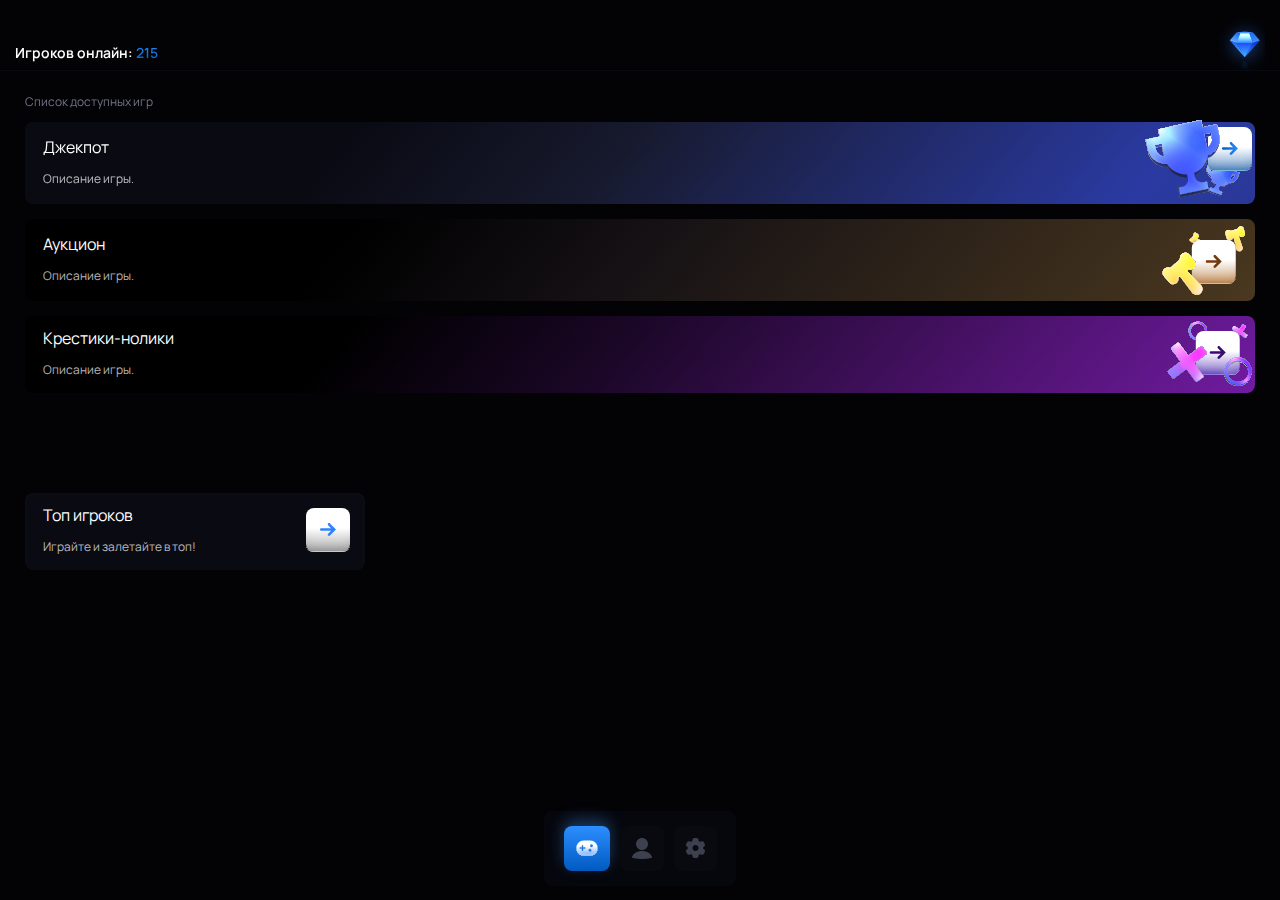
<file: index.html>
<!DOCTYPE html>
<html lang="en">
<head>
    <meta charset="UTF-8">
    <meta name="viewport" content="width=device-width, initial-scale=1.0">
    <link rel="stylesheet" href="assets/style.css">
    <link href="https://fonts.googleapis.com/css2?family=Manrope:wght@200..800&family=Montserrat:ital,wght@0,100..900;1,100..900&display=swap" rel="stylesheet">
    <title>Document</title>
</head>
<body>
    <div class="status_bar">
        <p>Игроков онлайн: <span>215</span></p>
        <!-- <img src="assets/img/dimond.svg" alt=""> -->
        <svg width="59" height="75" viewBox="0 0 40 75" fill="none" xmlns="http://www.w3.org/2000/svg">
            <g opacity="0.4" filter="url(#filter0_f_0_43)">
            <circle cx="29.2474" cy="29.5772" r="13.0003" fill="#2F82FF"/>
            </g>
            <path d="M20.9252 17.4334L14.2676 25.5218L20.9252 28.032L24.8089 18.549L20.9252 17.4334Z" fill="#2F82FF"/>
            <path d="M24.8089 18.549L20.9252 28.032H37.5694L33.6858 18.549H24.8089Z" fill="#2F82FF"/>
            <path d="M20.9252 28.032L29.2473 42.2565L37.5694 28.032H20.9252Z" fill="#2F82FF"/>
            <path d="M14.2676 25.5218L29.2473 42.2565L20.9252 28.032L14.2676 25.5218Z" fill="#2F82FF"/>
            <path d="M29.2473 42.2565L44.2271 25.5218L37.5694 28.032L29.2473 42.2565Z" fill="#2F82FF"/>
            <path d="M44.2271 25.5218L37.5694 17.4334L33.6858 18.549L37.5694 28.032L44.2271 25.5218Z" fill="#2F82FF"/>
            <path d="M20.9252 17.4334L24.8089 18.549H33.6858L37.5694 17.4334L29.2473 16.5769L20.9252 17.4334Z" fill="#2F82FF"/>
            <path d="M20.9252 17.4334L14.2676 25.5218L20.9252 28.032L24.8089 18.549L20.9252 17.4334Z" fill="url(#paint0_linear_0_43)" style="mix-blend-mode:soft-light"/>
            <path d="M24.8089 18.549L20.9252 28.032H37.5694L33.6858 18.549H24.8089Z" fill="url(#paint1_linear_0_43)" style="mix-blend-mode:plus-lighter"/>
            <path d="M20.9252 28.032L29.2473 42.2565L37.5694 28.032H20.9252Z" fill="url(#paint2_linear_0_43)" style="mix-blend-mode:overlay"/>
            <path d="M14.2676 25.5218L29.2473 42.2565L20.9252 28.032L14.2676 25.5218Z" fill="url(#paint3_linear_0_43)" style="mix-blend-mode:soft-light"/>
            <path d="M29.2473 42.2565L44.2271 25.5218L37.5694 28.032L29.2473 42.2565Z" fill="url(#paint4_linear_0_43)" style="mix-blend-mode:overlay"/>
            <path d="M44.2271 25.5218L37.5694 17.4334L33.6858 18.549L37.5694 28.032L44.2271 25.5218Z" fill="url(#paint5_linear_0_43)" style="mix-blend-mode:soft-light"/>
            <path d="M20.9252 17.4334L24.8089 18.549H33.6858L37.5694 17.4334L29.2473 16.5769L20.9252 17.4334Z" fill="url(#paint6_linear_0_43)" style="mix-blend-mode:soft-light"/>
            <g filter="url(#filter1_f_0_43)">
            <mask id="mask0_0_43" style="mask-type:alpha" maskUnits="userSpaceOnUse" x="14" y="45" width="31" height="28">
            <path d="M20.7766 71.8411L14 63.2471L20.7766 60.58L24.7295 70.6557L20.7766 71.8411Z" fill="url(#paint7_linear_0_43)" fill-opacity="0.17"/>
            <path d="M24.7295 70.6557L20.7766 60.58H37.7179L33.765 70.6557H24.7295Z" fill="url(#paint8_linear_0_43)" fill-opacity="0.17"/>
            <path d="M20.7766 60.58L29.2473 45.4664L37.7179 60.58H20.7766Z" fill="url(#paint9_linear_0_43)" fill-opacity="0.17"/>
            <path d="M14 63.2471L29.2473 45.4664L20.7766 60.58L14 63.2471Z" fill="url(#paint10_linear_0_43)" fill-opacity="0.17"/>
            <path d="M29.2473 45.4664L44.4945 63.2471L37.7179 60.58L29.2473 45.4664Z" fill="url(#paint11_linear_0_43)" fill-opacity="0.17"/>
            <path d="M44.4945 63.2471L37.7179 71.8411L33.765 70.6557L37.7179 60.58L44.4945 63.2471Z" fill="url(#paint12_linear_0_43)" fill-opacity="0.17"/>
            <path d="M20.7766 71.8411L24.7295 70.6557H33.765L37.7179 71.8411L29.2473 72.751L20.7766 71.8411Z" fill="url(#paint13_linear_0_43)" fill-opacity="0.17"/>
            </mask>
            <g mask="url(#mask0_0_43)">
            <path d="M20.7766 60.58L29.2473 45.4664L37.7179 60.58H20.7766Z" fill="#2F82FF"/>
            </g>
            </g>
            <defs>
            <filter id="filter0_f_0_43" x="0.19733" y="0.527195" width="58.1" height="58.1001" filterUnits="userSpaceOnUse" color-interpolation-filters="sRGB">
            <feFlood flood-opacity="0" result="BackgroundImageFix"/>
            <feBlend mode="normal" in="SourceGraphic" in2="BackgroundImageFix" result="shape"/>
            <feGaussianBlur stdDeviation="8.02487" result="effect1_foregroundBlur_0_43"/>
            </filter>
            <filter id="filter1_f_0_43" x="12.3469" y="43.8133" width="33.8006" height="30.5908" filterUnits="userSpaceOnUse" color-interpolation-filters="sRGB">
            <feFlood flood-opacity="0" result="BackgroundImageFix"/>
            <feBlend mode="normal" in="SourceGraphic" in2="BackgroundImageFix" result="shape"/>
            <feGaussianBlur stdDeviation="0.826562" result="effect1_foregroundBlur_0_43"/>
            </filter>
            <linearGradient id="paint0_linear_0_43" x1="24.7534" y1="18.5407" x2="20.8164" y2="27.9083" gradientUnits="userSpaceOnUse">
            <stop stop-color="#494949"/>
            <stop offset="1" stop-color="#E9E9E9"/>
            </linearGradient>
            <linearGradient id="paint1_linear_0_43" x1="29.2473" y1="18.2517" x2="29.2473" y2="28.0211" gradientUnits="userSpaceOnUse">
            <stop stop-color="white" stop-opacity="0.8"/>
            <stop offset="1" stop-color="white" stop-opacity="0"/>
            </linearGradient>
            <linearGradient id="paint2_linear_0_43" x1="29.2473" y1="28.0211" x2="29.2473" y2="42.2565" gradientUnits="userSpaceOnUse">
            <stop stop-color="#4C4C4C"/>
            <stop offset="1" stop-color="#B8B8B8"/>
            </linearGradient>
            <linearGradient id="paint3_linear_0_43" x1="20.9252" y1="28.0211" x2="29.3241" y2="42.2111" gradientUnits="userSpaceOnUse">
            <stop stop-color="#565656"/>
            <stop offset="1" stop-color="#FAFAFA"/>
            </linearGradient>
            <linearGradient id="paint4_linear_0_43" x1="37.841" y1="28.1327" x2="29.1866" y2="42.2192" gradientUnits="userSpaceOnUse">
            <stop stop-color="#323232"/>
            <stop offset="1" stop-color="#9A9A9A"/>
            </linearGradient>
            <linearGradient id="paint5_linear_0_43" x1="33.4084" y1="17.9726" x2="37.6135" y2="28.0026" gradientUnits="userSpaceOnUse">
            <stop stop-color="#494949"/>
            <stop offset="1" stop-color="#999999"/>
            </linearGradient>
            <linearGradient id="paint6_linear_0_43" x1="29.2473" y1="16.8755" x2="29.2473" y2="18.5308" gradientUnits="userSpaceOnUse">
            <stop stop-color="#7C7C7C"/>
            <stop offset="1" stop-color="white"/>
            </linearGradient>
            <linearGradient id="paint7_linear_0_43" x1="29.2473" y1="55.4173" x2="29.2473" y2="45.4664" gradientUnits="userSpaceOnUse">
            <stop stop-color="white" stop-opacity="0"/>
            <stop offset="1" stop-color="white"/>
            </linearGradient>
            <linearGradient id="paint8_linear_0_43" x1="29.2473" y1="55.4173" x2="29.2473" y2="45.4664" gradientUnits="userSpaceOnUse">
            <stop stop-color="white" stop-opacity="0"/>
            <stop offset="1" stop-color="white"/>
            </linearGradient>
            <linearGradient id="paint9_linear_0_43" x1="29.2473" y1="55.4173" x2="29.2473" y2="45.4664" gradientUnits="userSpaceOnUse">
            <stop stop-color="white" stop-opacity="0"/>
            <stop offset="1" stop-color="white"/>
            </linearGradient>
            <linearGradient id="paint10_linear_0_43" x1="29.2473" y1="55.4173" x2="29.2473" y2="45.4664" gradientUnits="userSpaceOnUse">
            <stop stop-color="white" stop-opacity="0"/>
            <stop offset="1" stop-color="white"/>
            </linearGradient>
            <linearGradient id="paint11_linear_0_43" x1="29.2473" y1="55.4173" x2="29.2473" y2="45.4664" gradientUnits="userSpaceOnUse">
            <stop stop-color="white" stop-opacity="0"/>
            <stop offset="1" stop-color="white"/>
            </linearGradient>
            <linearGradient id="paint12_linear_0_43" x1="29.2473" y1="55.4173" x2="29.2473" y2="45.4664" gradientUnits="userSpaceOnUse">
            <stop stop-color="white" stop-opacity="0"/>
            <stop offset="1" stop-color="white"/>
            </linearGradient>
            <linearGradient id="paint13_linear_0_43" x1="29.2473" y1="55.4173" x2="29.2473" y2="45.4664" gradientUnits="userSpaceOnUse">
            <stop stop-color="white" stop-opacity="0"/>
            <stop offset="1" stop-color="white"/>
            </linearGradient>
            <linearGradient id="paint14_linear_0_43" x1="24.5" y1="56.0824" x2="23.5272" y2="51.1225" gradientUnits="userSpaceOnUse">
            <stop stop-color="#494949"/>
            <stop offset="1" stop-color="#E9E9E9"/>
            </linearGradient>
            <linearGradient id="paint15_linear_0_43" x1="29" y1="56.2174" x2="29" y2="51.6522" gradientUnits="userSpaceOnUse">
            <stop stop-color="white" stop-opacity="0.8"/>
            <stop offset="1" stop-color="white" stop-opacity="0"/>
            </linearGradient>
            <linearGradient id="paint16_linear_0_43" x1="29" y1="51.6522" x2="29" y2="45" gradientUnits="userSpaceOnUse">
            <stop stop-color="#4C4C4C"/>
            <stop offset="1" stop-color="#B8B8B8"/>
            </linearGradient>
            <linearGradient id="paint17_linear_0_43" x1="20.6667" y1="51.6522" x2="22.9646" y2="43.333" gradientUnits="userSpaceOnUse">
            <stop stop-color="#565656"/>
            <stop offset="1" stop-color="#FAFAFA"/>
            </linearGradient>
            <linearGradient id="paint18_linear_0_43" x1="37.6053" y1="51.6" x2="35.2031" y2="43.2215" gradientUnits="userSpaceOnUse">
            <stop stop-color="#323232"/>
            <stop offset="1" stop-color="#9A9A9A"/>
            </linearGradient>
            <linearGradient id="paint19_linear_0_43" x1="33.1667" y1="56.3479" x2="34.2051" y2="51.0402" gradientUnits="userSpaceOnUse">
            <stop stop-color="#494949"/>
            <stop offset="1" stop-color="#999999"/>
            </linearGradient>
            <linearGradient id="paint20_linear_0_43" x1="29" y1="56.8605" x2="29" y2="56.087" gradientUnits="userSpaceOnUse">
            <stop stop-color="#7C7C7C"/>
            <stop offset="1" stop-color="white"/>
            </linearGradient>
            </defs>
        </svg>
    </div>
    <div class="position_class">
        <div class="background_games">
            <p>Список доступных игр</p>
            <div class="background_list">
                <div class="games_list">
                    <a href="jekpot.html" class="no_hook">
                        <div class="type_game jekpot">
                            <div class="type_game_name">
                                <p class="title_type_game">Джекпот</p>
                                <p class="about_type_game">Описание игры.</p>
                            </div>
                            <div class="type_game_svg">
                                <svg width="108" height="88" viewBox="0 0 108 88" fill="none" xmlns="http://www.w3.org/2000/svg">
                                    <g filter="url(#filter0_ii_182_11)">
                                    <path d="M88.6851 54.6928L89.7998 51.613L73.3064 44.5226L72.9607 44.3062L72.161 44.0463L70.7374 48.1969L65.9134 45.188L65.4031 44.9959L65.1138 44.9281L64.7549 46.0316L63.1666 50.4199C61.8016 54.1913 63.5062 58.3101 66.9675 60.1271C66.9366 61.8435 67.3703 63.5368 68.2227 65.0281C69.0752 66.5195 70.3148 67.7535 71.8107 68.5999L71.2214 70.228C70.9347 71.0202 70.3445 71.666 69.5808 72.0232C68.817 72.3803 67.9423 72.4197 67.149 72.1326L65.6533 71.5912L64.5721 74.5785L76.5372 78.9091L77.6184 75.9218L76.1228 75.3805C75.3294 75.0934 74.6825 74.5033 74.3243 73.74C73.9661 72.9768 73.9259 72.1029 74.2127 71.3106L74.8019 69.6826C76.493 69.9896 78.2353 69.8349 79.8448 69.2346C81.4543 68.6343 82.8712 67.6108 83.946 66.2722C87.7684 67.0915 92.1835 64.3825 93.5485 60.6111L94.6676 56.8581L88.6851 54.6928ZM66.1579 51.5025L66.665 50.1015L69.6563 51.1842L67.6204 56.8091C66.8575 56.1837 66.3072 55.3376 66.0452 54.3872C65.7833 53.4369 65.8227 52.4291 66.1579 51.5025ZM90.0881 60.1637C89.7508 61.0892 89.1356 61.8879 88.3264 62.4504C87.5172 63.013 86.5537 63.312 85.5675 63.3065L87.6039 57.6801L90.5952 58.7627L90.0881 60.1637Z" fill="url(#paint0_radial_182_11)"/>
                                    <path d="M88.6851 54.6928L89.7998 51.613L73.3064 44.5226L72.9607 44.3062L72.161 44.0463L70.7374 48.1969L65.9134 45.188L65.4031 44.9959L65.1138 44.9281L64.7549 46.0316L63.1666 50.4199C61.8016 54.1913 63.5062 58.3101 66.9675 60.1271C66.9366 61.8435 67.3703 63.5368 68.2227 65.0281C69.0752 66.5195 70.3148 67.7535 71.8107 68.5999L71.2214 70.228C70.9347 71.0202 70.3445 71.666 69.5808 72.0232C68.817 72.3803 67.9423 72.4197 67.149 72.1326L65.6533 71.5912L64.5721 74.5785L76.5372 78.9091L77.6184 75.9218L76.1228 75.3805C75.3294 75.0934 74.6825 74.5033 74.3243 73.74C73.9661 72.9768 73.9259 72.1029 74.2127 71.3106L74.8019 69.6826C76.493 69.9896 78.2353 69.8349 79.8448 69.2346C81.4543 68.6343 82.8712 67.6108 83.946 66.2722C87.7684 67.0915 92.1835 64.3825 93.5485 60.6111L94.6676 56.8581L88.6851 54.6928ZM66.1579 51.5025L66.665 50.1015L69.6563 51.1842L67.6204 56.8091C66.8575 56.1837 66.3072 55.3376 66.0452 54.3872C65.7833 53.4369 65.8227 52.4291 66.1579 51.5025ZM90.0881 60.1637C89.7508 61.0892 89.1356 61.8879 88.3264 62.4504C87.5172 63.013 86.5537 63.312 85.5675 63.3065L87.6039 57.6801L90.5952 58.7627L90.0881 60.1637Z" fill="url(#paint1_linear_182_11)" fill-opacity="0.4" style="mix-blend-mode:overlay"/>
                                    </g>
                                    <path d="M88.544 54.6418L88.493 54.7828L88.634 54.8339L94.4834 56.951L93.406 60.5641C92.7362 62.4113 91.3173 64.0041 89.5919 65.0344C87.8651 66.0654 85.8442 66.5256 83.9774 66.1255L83.887 66.1061L83.829 66.1783C82.7712 67.4958 81.3765 68.5032 79.7923 69.094C78.2081 69.6849 76.4932 69.8372 74.8287 69.535L74.704 69.5124L74.6609 69.6315L74.0716 71.2596C73.7713 72.0893 73.8134 73.0045 74.1885 73.8037C74.5636 74.603 75.241 75.2209 76.0717 75.5216L77.4263 76.0118L76.4472 78.717L64.7642 74.4885L65.7433 71.7833L67.0979 72.2736C67.9286 72.5743 68.8446 72.5331 69.6443 72.159C70.4441 71.785 71.0621 71.1088 71.3625 70.279L71.9517 68.651L71.9948 68.5318L71.8845 68.4694C70.4122 67.6363 69.192 66.4216 68.353 64.9537C67.5139 63.4858 67.0871 61.8192 67.1175 60.1298L67.1192 60.0373L67.0373 59.9943C63.6402 58.211 61.969 54.1696 63.3077 50.4709L64.8959 46.0827L64.896 46.0827L64.8975 46.078L65.2138 45.1056L65.3594 45.1398L65.8466 45.3232L70.6581 48.3242L70.8181 48.424L70.8793 48.2456L72.255 44.2346L72.8967 44.4432L73.2268 44.6497L73.2365 44.6558L73.2471 44.6604L89.6106 51.6949L88.544 54.6418ZM66.0169 51.4515L66.0168 51.4515C65.6711 52.4073 65.6305 53.4468 65.9006 54.4271C66.1708 55.4074 66.7384 56.2801 67.5253 56.9251L67.6893 57.0596L67.7614 56.8602L69.7973 51.2352L69.8483 51.0942L69.7073 51.0431L66.716 49.9605L66.575 49.9094L66.5239 50.0505L66.0169 51.4515ZM90.229 60.2151L90.2291 60.2148L90.7362 58.8138L90.7873 58.6727L90.6462 58.6217L87.6549 57.539L87.5139 57.488L87.4628 57.629L85.4264 63.2555L85.3541 63.4553L85.5666 63.4565C86.5837 63.4621 87.5775 63.1538 88.412 62.5736C89.2466 61.9934 89.8812 61.1697 90.229 60.2151Z" stroke="url(#paint2_linear_182_11)" stroke-width="0.3" style="mix-blend-mode:overlay"/>
                                    <g filter="url(#filter1_ii_182_11)">
                                    <path d="M89.3343 53.6557L90.449 50.5759L72.5013 44.08L71.3866 47.1598L65.4041 44.9945L63.8158 49.3828C62.4508 53.1541 64.1554 57.273 67.6167 59.09C67.5858 60.8064 68.0195 62.4997 68.8719 63.991C69.7244 65.4824 70.964 66.7164 72.4599 67.5628L71.8706 69.1909C71.5839 69.9831 70.9937 70.6289 70.23 70.9861C69.4662 71.3432 68.5915 71.3826 67.7982 71.0955L66.3025 70.5541L65.2213 73.5414L77.1864 77.872L78.2676 74.8847L76.772 74.3434C75.9786 74.0563 75.3317 73.4662 74.9735 72.7029C74.6153 71.9397 74.5751 71.0658 74.8619 70.2735L75.4511 68.6455C77.1422 68.9525 78.8845 68.7977 80.494 68.1975C82.1035 67.5972 83.5204 66.5737 84.5952 65.2351C88.4176 66.0544 92.3636 63.9806 93.7286 60.2093L95.3168 55.821L89.3343 53.6557ZM66.8071 50.4654L67.3142 49.0644L70.3055 50.147L68.2696 55.772C67.5067 55.1466 66.9564 54.3005 66.6944 53.3501C66.4325 52.3998 66.4719 51.392 66.8071 50.4654ZM90.7373 59.1266C90.4 60.0521 89.7848 60.8508 88.9756 61.4133C88.1665 61.9758 87.2029 62.2748 86.2167 62.2694L88.2531 56.6429L91.2444 57.7256L90.7373 59.1266Z" fill="url(#paint3_radial_182_11)"/>
                                    <path d="M89.3343 53.6557L90.449 50.5759L72.5013 44.08L71.3866 47.1598L65.4041 44.9945L63.8158 49.3828C62.4508 53.1541 64.1554 57.273 67.6167 59.09C67.5858 60.8064 68.0195 62.4997 68.8719 63.991C69.7244 65.4824 70.964 66.7164 72.4599 67.5628L71.8706 69.1909C71.5839 69.9831 70.9937 70.6289 70.23 70.9861C69.4662 71.3432 68.5915 71.3826 67.7982 71.0955L66.3025 70.5541L65.2213 73.5414L77.1864 77.872L78.2676 74.8847L76.772 74.3434C75.9786 74.0563 75.3317 73.4662 74.9735 72.7029C74.6153 71.9397 74.5751 71.0658 74.8619 70.2735L75.4511 68.6455C77.1422 68.9525 78.8845 68.7977 80.494 68.1975C82.1035 67.5972 83.5204 66.5737 84.5952 65.2351C88.4176 66.0544 92.3636 63.9806 93.7286 60.2093L95.3168 55.821L89.3343 53.6557ZM66.8071 50.4654L67.3142 49.0644L70.3055 50.147L68.2696 55.772C67.5067 55.1466 66.9564 54.3005 66.6944 53.3501C66.4325 52.3998 66.4719 51.392 66.8071 50.4654ZM90.7373 59.1266C90.4 60.0521 89.7848 60.8508 88.9756 61.4133C88.1665 61.9758 87.2029 62.2748 86.2167 62.2694L88.2531 56.6429L91.2444 57.7256L90.7373 59.1266Z" fill="url(#paint4_linear_182_11)" fill-opacity="0.4" style="mix-blend-mode:overlay"/>
                                    </g>
                                    <path d="M89.1932 53.6047L89.1422 53.7457L89.2832 53.7968L95.1247 55.911L93.5875 60.1582C92.2488 63.8569 88.3781 65.8925 84.6266 65.0884L84.5362 65.069L84.4783 65.1412C83.4204 66.4587 82.0257 67.4661 80.4415 68.0569C78.8574 68.6478 77.1424 68.8001 75.4779 68.4979L75.3532 68.4752L75.3101 68.5944L74.7208 70.2225C74.4205 71.0522 74.4626 71.9674 74.8377 72.7666C75.2128 73.5659 75.8902 74.1838 76.7209 74.4845L78.0755 74.9747L77.0964 77.6799L65.4134 73.4514L66.3925 70.7462L67.7471 71.2365C68.5778 71.5372 69.4938 71.496 70.2935 71.1219C71.0933 70.7479 71.7113 70.0717 72.0117 69.2419L72.6009 67.6139L72.644 67.4947L72.5337 67.4323C71.0614 66.5992 69.8412 65.3845 69.0022 63.9166C68.1631 62.4487 67.7363 60.782 67.7667 59.0927L67.7684 59.0002L67.6865 58.9572C64.2894 57.1739 62.6182 53.1325 63.9569 49.4338L65.4941 45.1866L71.3356 47.3009L71.4766 47.3519L71.5277 47.2109L72.5913 44.2721L90.2569 50.6659L89.1932 53.6047ZM66.6661 50.4144L66.666 50.4144C66.3203 51.3701 66.2797 52.4097 66.5498 53.39C66.82 54.3702 67.3876 55.243 68.1745 55.888L68.3385 56.0224L68.4106 55.8231L70.4465 50.1981L70.4975 50.0571L70.3565 50.006L67.3652 48.9234L67.2242 48.8723L67.1731 49.0133L66.6661 50.4144ZM90.8782 59.178L90.8783 59.1777L91.3854 57.7766L91.4365 57.6356L91.2954 57.5846L88.3041 56.5019L88.1631 56.4509L88.112 56.5919L86.0756 62.2184L86.0033 62.4182L86.2158 62.4194C87.2329 62.425 88.2267 62.1167 89.0612 61.5365C89.8958 60.9563 90.5304 60.1326 90.8782 59.178Z" stroke="url(#paint5_linear_182_11)" stroke-width="0.3" style="mix-blend-mode:overlay"/>
                                    <g filter="url(#filter2_ii_182_11)">
                                    <rect x="64" y="10" width="44" height="44" rx="8" fill="url(#paint6_linear_182_11)"/>
                                    <g filter="url(#filter3_ii_182_11)">
                                    <path d="M94 31.5L87.9333 25.3807C87.8136 25.26 87.6716 25.1643 87.5152 25.0989C87.3589 25.0336 87.1913 25 87.0221 25C86.8528 25 86.6853 25.0336 86.5289 25.0989C86.3726 25.1643 86.2305 25.26 86.1108 25.3807C85.9912 25.5014 85.8963 25.6447 85.8315 25.8024C85.7667 25.9601 85.7334 26.1292 85.7334 26.2999C85.7334 26.4706 85.7667 26.6396 85.8315 26.7973C85.8963 26.955 85.9912 27.0983 86.1108 27.219L89.0662 30.2L79.2889 30.2C78.947 30.2 78.6192 30.337 78.3775 30.5808C78.1358 30.8246 78 31.1552 78 31.5C78 31.8448 78.1358 32.1755 78.3775 32.4193C78.6192 32.6631 78.947 32.8001 79.2889 32.8001L89.0662 32.8001L86.1108 35.7811C85.9907 35.9015 85.8954 36.0448 85.8304 36.2025C85.7654 36.3602 85.7319 36.5294 85.7319 36.7002C85.7319 36.8711 85.7654 37.0402 85.8304 37.198C85.8954 37.3557 85.9907 37.4989 86.1108 37.6194C86.3525 37.8631 86.6803 38 87.0221 38C87.3638 38 87.6916 37.8631 87.9333 37.6194L94 31.5Z" fill="url(#paint7_linear_182_11)"/>
                                    </g>
                                    </g>
                                    <g filter="url(#filter4_ii_182_11)">
                                    <path d="M58.6516 13.0802L57.0879 5.81386L16.825 12.0316L15.8995 12.0316L14.0485 12.4944L16.3071 22.1923L3.4051 22.2122L2.19224 22.4571L1.55408 22.6749L2.19224 25.2297L4.42017 35.5831C6.33492 44.481 14.5726 50.3518 23.4183 49.6798C25.4253 53.0187 28.298 55.7538 31.7333 57.5962C35.1686 59.4387 39.0388 60.3201 42.9352 60.1473L43.7617 63.9884C44.164 65.8577 43.8062 67.8103 42.7671 69.4169C41.728 71.0234 40.0927 72.1522 38.2209 72.555L34.6922 73.3144L36.2089 80.3622L64.4385 74.2875L62.9219 67.2396L59.3932 67.999C57.5214 68.4017 55.5666 68.0455 53.9586 67.0086C52.3507 65.9716 51.2214 64.339 50.8191 62.4698L49.9926 58.6287C53.6151 57.1834 56.7802 54.7881 59.1535 51.6957C61.5269 48.6033 63.0203 44.9286 63.4762 41.0597C71.8154 38.0337 77.0468 27.5074 75.132 18.6095L72.7664 10.0429L58.6516 13.0802ZM11.4776 34.0644L10.7663 30.7589L17.8237 29.2402L20.6795 42.5114C18.459 42.2269 16.3818 41.2618 14.7339 39.749C13.0859 38.2363 11.9483 36.2503 11.4776 34.0644ZM67.9369 21.9149C68.4025 24.1013 68.1804 26.3782 67.3012 28.4345C66.4219 30.4908 64.9284 32.226 63.0248 33.4028L60.1682 20.1281L67.2256 18.6094L67.9369 21.9149Z" fill="url(#paint8_radial_182_11)"/>
                                    <path d="M58.6516 13.0802L57.0879 5.81386L16.825 12.0316L15.8995 12.0316L14.0485 12.4944L16.3071 22.1923L3.4051 22.2122L2.19224 22.4571L1.55408 22.6749L2.19224 25.2297L4.42017 35.5831C6.33492 44.481 14.5726 50.3518 23.4183 49.6798C25.4253 53.0187 28.298 55.7538 31.7333 57.5962C35.1686 59.4387 39.0388 60.3201 42.9352 60.1473L43.7617 63.9884C44.164 65.8577 43.8062 67.8103 42.7671 69.4169C41.728 71.0234 40.0927 72.1522 38.2209 72.555L34.6922 73.3144L36.2089 80.3622L64.4385 74.2875L62.9219 67.2396L59.3932 67.999C57.5214 68.4017 55.5666 68.0455 53.9586 67.0086C52.3507 65.9716 51.2214 64.339 50.8191 62.4698L49.9926 58.6287C53.6151 57.1834 56.7802 54.7881 59.1535 51.6957C61.5269 48.6033 63.0203 44.9286 63.4762 41.0597C71.8154 38.0337 77.0468 27.5074 75.132 18.6095L72.7664 10.0429L58.6516 13.0802ZM11.4776 34.0644L10.7663 30.7589L17.8237 29.2402L20.6795 42.5114C18.459 42.2269 16.3818 41.2618 14.7339 39.749C13.0859 38.2363 11.9483 36.2503 11.4776 34.0644ZM67.9369 21.9149C68.4025 24.1013 68.1804 26.3782 67.3012 28.4345C66.4219 30.4908 64.9284 32.226 63.0248 33.4028L60.1682 20.1281L67.2256 18.6094L67.9369 21.9149Z" fill="url(#paint9_linear_182_11)" fill-opacity="0.4" style="mix-blend-mode:overlay"/>
                                    </g>
                                    <path d="M58.5049 13.1118L58.5365 13.2584L58.6831 13.2269L72.6595 10.2193L74.9863 18.6451C75.934 23.0548 75.1125 27.8739 73.0158 31.9682C70.9184 36.0639 67.5519 39.4212 63.4251 40.9187L63.3381 40.9503L63.3273 41.0422C62.8745 44.8842 61.3914 48.5334 59.0345 51.6044C56.6777 54.6753 53.5345 57.0541 49.937 58.4893L49.8193 58.5363L49.8459 58.6602L50.6725 62.5013C51.0831 64.4095 52.2359 66.0761 53.8773 67.1346C55.5187 68.1931 57.5142 68.5567 59.4247 68.1456L62.8068 67.4178L64.2603 74.1724L36.3239 80.184L34.8704 73.4294L38.2525 72.7017C40.1631 72.2905 41.8323 71.1383 42.893 69.4983C43.9537 67.8584 44.319 65.8651 43.9084 63.9569L43.0818 60.1158L43.0551 59.9919L42.9285 59.9975C39.0591 60.169 35.2157 59.2937 31.8042 57.4641C28.3927 55.6344 25.5399 52.9182 23.5469 49.6025L23.4992 49.5232L23.407 49.5302C14.6337 50.1967 6.4653 44.3739 4.56682 35.5515L2.33888 25.1981L2.33896 25.1981L2.33777 25.1934L1.73302 22.7723L2.23148 22.6022L3.42021 22.3621L16.3073 22.3423L16.496 22.342L16.4532 22.1583L14.228 12.6041L15.918 12.1816L16.825 12.1816L16.8365 12.1816L16.8479 12.1798L56.971 5.98369L58.5049 13.1118ZM10.7347 30.6123L10.5881 30.6438L10.6196 30.7905L11.3309 34.0959C11.8082 36.3122 12.9616 38.3258 14.6324 39.8595C16.3032 41.3933 18.4092 42.3717 20.6605 42.6602L20.8708 42.6871L20.8262 42.4799L17.9703 29.2087L17.9388 29.062L17.7921 29.0936L10.7347 30.6123ZM68.0836 21.8837L68.0836 21.8834L67.3723 18.5779L67.3407 18.4313L67.1941 18.4628L60.1367 19.9815L59.99 20.013L60.0216 20.1597L62.8781 33.4344L62.9229 33.6422L63.1037 33.5304C65.0335 32.3373 66.5477 30.5782 67.4391 28.4935C68.3305 26.4088 68.5556 24.1003 68.0836 21.8837Z" stroke="url(#paint10_linear_182_11)" stroke-width="0.3" style="mix-blend-mode:overlay"/>
                                    <g filter="url(#filter5_ii_182_11)">
                                    <path d="M58.6516 10.3037L57.088 3.03736L14.7435 12.1495L16.3071 19.4158L2.19231 22.4532L4.42025 32.8066C6.335 41.7045 14.5727 47.5753 23.4184 46.9033C25.4253 50.2422 28.2981 52.9773 31.7334 54.8197C35.1686 56.6622 39.0388 57.5436 42.9352 57.3708L43.7618 61.2119C44.164 63.0812 43.8062 65.0338 42.7671 66.6404C41.728 68.2469 40.0927 69.3757 38.221 69.7785L34.6923 70.5379L36.2089 77.5858L64.4386 71.511L62.922 64.4631L59.3933 65.2225C57.5215 65.6253 55.5666 65.269 53.9587 64.2321C52.3508 63.1951 51.2214 61.5625 50.8192 59.6933L49.9926 55.8522C53.6152 54.4069 56.7803 52.0116 59.1536 48.9192C61.5269 45.8268 63.0204 42.1521 63.4763 38.2832C71.8154 35.2572 76.9092 26.5177 74.9944 17.6197L72.7665 7.26638L58.6516 10.3037ZM11.4777 31.2879L10.7664 27.9824L17.8238 26.4637L20.6796 39.7349C18.4591 39.4504 16.3819 38.4853 14.7339 36.9725C13.086 35.4598 11.9484 33.4738 11.4777 31.2879ZM67.937 19.1384C68.4025 21.3248 68.1805 23.6017 67.3013 25.658C66.422 27.7143 64.9285 29.4495 63.0249 30.6263L60.1683 17.3516L67.2257 15.833L67.937 19.1384Z" fill="url(#paint11_radial_182_11)"/>
                                    <path d="M58.6516 10.3037L57.088 3.03736L14.7435 12.1495L16.3071 19.4158L2.19231 22.4532L4.42025 32.8066C6.335 41.7045 14.5727 47.5753 23.4184 46.9033C25.4253 50.2422 28.2981 52.9773 31.7334 54.8197C35.1686 56.6622 39.0388 57.5436 42.9352 57.3708L43.7618 61.2119C44.164 63.0812 43.8062 65.0338 42.7671 66.6404C41.728 68.2469 40.0927 69.3757 38.221 69.7785L34.6923 70.5379L36.2089 77.5858L64.4386 71.511L62.922 64.4631L59.3933 65.2225C57.5215 65.6253 55.5666 65.269 53.9587 64.2321C52.3508 63.1951 51.2214 61.5625 50.8192 59.6933L49.9926 55.8522C53.6152 54.4069 56.7803 52.0116 59.1536 48.9192C61.5269 45.8268 63.0204 42.1521 63.4763 38.2832C71.8154 35.2572 76.9092 26.5177 74.9944 17.6197L72.7665 7.26638L58.6516 10.3037ZM11.4777 31.2879L10.7664 27.9824L17.8238 26.4637L20.6796 39.7349C18.4591 39.4504 16.3819 38.4853 14.7339 36.9725C13.086 35.4598 11.9484 33.4738 11.4777 31.2879ZM67.937 19.1384C68.4025 21.3248 68.1805 23.6017 67.3013 25.658C66.422 27.7143 64.9285 29.4495 63.0249 30.6263L60.1683 17.3516L67.2257 15.833L67.937 19.1384Z" fill="url(#paint12_linear_182_11)" fill-opacity="0.4" style="mix-blend-mode:overlay"/>
                                    </g>
                                    <path d="M58.505 10.3353L58.5366 10.4819L58.6832 10.4504L72.6514 7.44457L74.8478 17.6513C76.7463 26.4737 71.696 35.141 63.4251 38.1422L63.3382 38.1738L63.3273 38.2657C62.8746 42.1077 61.3915 45.7569 59.0346 48.8279C56.6777 51.8988 53.5346 54.2776 49.9371 55.7128L49.8193 55.7598L49.846 55.8837L50.6726 59.7248C51.0832 61.633 52.236 63.2996 53.8774 64.3581C55.5188 65.4166 57.5142 65.7803 59.4248 65.3691L62.8069 64.6413L64.2604 71.3959L36.324 77.4076L34.8705 70.653L38.2526 69.9252C40.1631 69.514 41.8324 68.3618 42.8931 66.7218C43.9538 65.0819 44.319 63.0886 43.9084 61.1804L43.0819 57.3393L43.0552 57.2154L42.9286 57.221C39.0591 57.3925 35.2157 56.5172 31.8043 54.6876C28.3928 52.8579 25.54 50.1417 23.547 46.826L23.4993 46.7467L23.407 46.7537C14.6337 47.4202 6.46537 41.5974 4.56689 32.775L2.37051 22.5683L16.3387 19.5625L16.4853 19.5309L16.4538 19.3843L14.9217 12.2645L56.9729 3.21556L58.505 10.3353ZM10.7348 27.8358L10.5882 27.8673L10.6197 28.014L11.331 31.3194C11.8083 33.5357 12.9617 35.5493 14.6325 37.083C16.3033 38.6168 18.4093 39.5952 20.6605 39.8837L20.8708 39.9106L20.8262 39.7034L17.9704 26.4322L17.9389 26.2855L17.7922 26.3171L10.7348 27.8358ZM68.0837 19.1072L68.0836 19.1069L67.3723 15.8014L67.3408 15.6548L67.1941 15.6863L60.1367 17.205L59.9901 17.2365L60.0216 17.3832L62.8782 30.6579L62.9229 30.8657L63.1037 30.7539C65.0336 29.5608 66.5478 27.8017 67.4392 25.717C68.3306 23.6323 68.5557 21.3238 68.0837 19.1072Z" stroke="url(#paint13_linear_182_11)" stroke-width="0.3" style="mix-blend-mode:overlay"/>
                                    <defs>
                                    <filter id="filter0_ii_182_11" x="62.6958" y="22.0057" width="31.9719" height="79.5922" filterUnits="userSpaceOnUse" color-interpolation-filters="sRGB">
                                    <feFlood flood-opacity="0" result="BackgroundImageFix"/>
                                    <feBlend mode="normal" in="SourceGraphic" in2="BackgroundImageFix" result="shape"/>
                                    <feColorMatrix in="SourceAlpha" type="matrix" values="0 0 0 0 0 0 0 0 0 0 0 0 0 0 0 0 0 0 127 0" result="hardAlpha"/>
                                    <feOffset dy="-22.0406"/>
                                    <feGaussianBlur stdDeviation="26.5"/>
                                    <feComposite in2="hardAlpha" operator="arithmetic" k2="-1" k3="1"/>
                                    <feColorMatrix type="matrix" values="0 0 0 0 0 0 0 0 0 0 0 0 0 0 0 0 0 0 0.45 0"/>
                                    <feBlend mode="overlay" in2="shape" result="effect1_innerShadow_182_11"/>
                                    <feColorMatrix in="SourceAlpha" type="matrix" values="0 0 0 0 0 0 0 0 0 0 0 0 0 0 0 0 0 0 127 0" result="hardAlpha"/>
                                    <feOffset dy="22.6889"/>
                                    <feGaussianBlur stdDeviation="13.9699"/>
                                    <feComposite in2="hardAlpha" operator="arithmetic" k2="-1" k3="1"/>
                                    <feColorMatrix type="matrix" values="0 0 0 0 1 0 0 0 0 1 0 0 0 0 1 0 0 0 1 0"/>
                                    <feBlend mode="overlay" in2="effect1_innerShadow_182_11" result="effect2_innerShadow_182_11"/>
                                    </filter>
                                    <filter id="filter1_ii_182_11" x="63.345" y="22.0393" width="31.9719" height="78.5215" filterUnits="userSpaceOnUse" color-interpolation-filters="sRGB">
                                    <feFlood flood-opacity="0" result="BackgroundImageFix"/>
                                    <feBlend mode="normal" in="SourceGraphic" in2="BackgroundImageFix" result="shape"/>
                                    <feColorMatrix in="SourceAlpha" type="matrix" values="0 0 0 0 0 0 0 0 0 0 0 0 0 0 0 0 0 0 127 0" result="hardAlpha"/>
                                    <feOffset dy="-22.0406"/>
                                    <feGaussianBlur stdDeviation="26.5"/>
                                    <feComposite in2="hardAlpha" operator="arithmetic" k2="-1" k3="1"/>
                                    <feColorMatrix type="matrix" values="0 0 0 0 0 0 0 0 0 0 0 0 0 0 0 0 0 0 0.45 0"/>
                                    <feBlend mode="overlay" in2="shape" result="effect1_innerShadow_182_11"/>
                                    <feColorMatrix in="SourceAlpha" type="matrix" values="0 0 0 0 0 0 0 0 0 0 0 0 0 0 0 0 0 0 127 0" result="hardAlpha"/>
                                    <feOffset dy="22.6889"/>
                                    <feGaussianBlur stdDeviation="13.9699"/>
                                    <feComposite in2="hardAlpha" operator="arithmetic" k2="-1" k3="1"/>
                                    <feColorMatrix type="matrix" values="0 0 0 0 1 0 0 0 0 1 0 0 0 0 1 0 0 0 1 0"/>
                                    <feBlend mode="overlay" in2="effect1_innerShadow_182_11" result="effect2_innerShadow_182_11"/>
                                    </filter>
                                    <filter id="filter2_ii_182_11" x="64" y="5" width="44" height="49" filterUnits="userSpaceOnUse" color-interpolation-filters="sRGB">
                                    <feFlood flood-opacity="0" result="BackgroundImageFix"/>
                                    <feBlend mode="normal" in="SourceGraphic" in2="BackgroundImageFix" result="shape"/>
                                    <feColorMatrix in="SourceAlpha" type="matrix" values="0 0 0 0 0 0 0 0 0 0 0 0 0 0 0 0 0 0 127 0" result="hardAlpha"/>
                                    <feOffset dy="-5"/>
                                    <feGaussianBlur stdDeviation="4.45"/>
                                    <feComposite in2="hardAlpha" operator="arithmetic" k2="-1" k3="1"/>
                                    <feColorMatrix type="matrix" values="0 0 0 0 0 0 0 0 0 0 0 0 0 0 0 0 0 0 0.36 0"/>
                                    <feBlend mode="overlay" in2="shape" result="effect1_innerShadow_182_11"/>
                                    <feColorMatrix in="SourceAlpha" type="matrix" values="0 0 0 0 0 0 0 0 0 0 0 0 0 0 0 0 0 0 127 0" result="hardAlpha"/>
                                    <feOffset dy="-1"/>
                                    <feGaussianBlur stdDeviation="0.65"/>
                                    <feComposite in2="hardAlpha" operator="arithmetic" k2="-1" k3="1"/>
                                    <feColorMatrix type="matrix" values="0 0 0 0 1 0 0 0 0 1 0 0 0 0 1 0 0 0 0.49 0"/>
                                    <feBlend mode="overlay" in2="effect1_innerShadow_182_11" result="effect2_innerShadow_182_11"/>
                                    </filter>
                                    <filter id="filter3_ii_182_11" x="78" y="25" width="16" height="13" filterUnits="userSpaceOnUse" color-interpolation-filters="sRGB">
                                    <feFlood flood-opacity="0" result="BackgroundImageFix"/>
                                    <feBlend mode="normal" in="SourceGraphic" in2="BackgroundImageFix" result="shape"/>
                                    <feColorMatrix in="SourceAlpha" type="matrix" values="0 0 0 0 0 0 0 0 0 0 0 0 0 0 0 0 0 0 127 0" result="hardAlpha"/>
                                    <feOffset/>
                                    <feGaussianBlur stdDeviation="0.55"/>
                                    <feComposite in2="hardAlpha" operator="arithmetic" k2="-1" k3="1"/>
                                    <feColorMatrix type="matrix" values="0 0 0 0 0 0 0 0 0 0 0 0 0 0 0 0 0 0 0.78 0"/>
                                    <feBlend mode="overlay" in2="shape" result="effect1_innerShadow_182_11"/>
                                    <feColorMatrix in="SourceAlpha" type="matrix" values="0 0 0 0 0 0 0 0 0 0 0 0 0 0 0 0 0 0 127 0" result="hardAlpha"/>
                                    <feOffset/>
                                    <feGaussianBlur stdDeviation="0.45"/>
                                    <feComposite in2="hardAlpha" operator="arithmetic" k2="-1" k3="1"/>
                                    <feColorMatrix type="matrix" values="0 0 0 0 1 0 0 0 0 1 0 0 0 0 1 0 0 0 0.49 0"/>
                                    <feBlend mode="overlay" in2="effect1_innerShadow_182_11" result="effect2_innerShadow_182_11"/>
                                    </filter>
                                    <filter id="filter4_ii_182_11" x="1.5542" y="-16.2268" width="73.9729" height="119.278" filterUnits="userSpaceOnUse" color-interpolation-filters="sRGB">
                                    <feFlood flood-opacity="0" result="BackgroundImageFix"/>
                                    <feBlend mode="normal" in="SourceGraphic" in2="BackgroundImageFix" result="shape"/>
                                    <feColorMatrix in="SourceAlpha" type="matrix" values="0 0 0 0 0 0 0 0 0 0 0 0 0 0 0 0 0 0 127 0" result="hardAlpha"/>
                                    <feOffset dy="-22.0406"/>
                                    <feGaussianBlur stdDeviation="26.5"/>
                                    <feComposite in2="hardAlpha" operator="arithmetic" k2="-1" k3="1"/>
                                    <feColorMatrix type="matrix" values="0 0 0 0 0 0 0 0 0 0 0 0 0 0 0 0 0 0 0.45 0"/>
                                    <feBlend mode="overlay" in2="shape" result="effect1_innerShadow_182_11"/>
                                    <feColorMatrix in="SourceAlpha" type="matrix" values="0 0 0 0 0 0 0 0 0 0 0 0 0 0 0 0 0 0 127 0" result="hardAlpha"/>
                                    <feOffset dy="22.6889"/>
                                    <feGaussianBlur stdDeviation="13.9699"/>
                                    <feComposite in2="hardAlpha" operator="arithmetic" k2="-1" k3="1"/>
                                    <feColorMatrix type="matrix" values="0 0 0 0 1 0 0 0 0 1 0 0 0 0 1 0 0 0 1 0"/>
                                    <feBlend mode="overlay" in2="effect1_innerShadow_182_11" result="effect2_innerShadow_182_11"/>
                                    </filter>
                                    <filter id="filter5_ii_182_11" x="2.19238" y="-19.0033" width="73.2046" height="119.278" filterUnits="userSpaceOnUse" color-interpolation-filters="sRGB">
                                    <feFlood flood-opacity="0" result="BackgroundImageFix"/>
                                    <feBlend mode="normal" in="SourceGraphic" in2="BackgroundImageFix" result="shape"/>
                                    <feColorMatrix in="SourceAlpha" type="matrix" values="0 0 0 0 0 0 0 0 0 0 0 0 0 0 0 0 0 0 127 0" result="hardAlpha"/>
                                    <feOffset dy="-22.0406"/>
                                    <feGaussianBlur stdDeviation="26.5"/>
                                    <feComposite in2="hardAlpha" operator="arithmetic" k2="-1" k3="1"/>
                                    <feColorMatrix type="matrix" values="0 0 0 0 0 0 0 0 0 0 0 0 0 0 0 0 0 0 0.45 0"/>
                                    <feBlend mode="overlay" in2="shape" result="effect1_innerShadow_182_11"/>
                                    <feColorMatrix in="SourceAlpha" type="matrix" values="0 0 0 0 0 0 0 0 0 0 0 0 0 0 0 0 0 0 127 0" result="hardAlpha"/>
                                    <feOffset dy="22.6889"/>
                                    <feGaussianBlur stdDeviation="13.9699"/>
                                    <feComposite in2="hardAlpha" operator="arithmetic" k2="-1" k3="1"/>
                                    <feColorMatrix type="matrix" values="0 0 0 0 1 0 0 0 0 1 0 0 0 0 1 0 0 0 1 0"/>
                                    <feBlend mode="overlay" in2="effect1_innerShadow_182_11" result="effect2_innerShadow_182_11"/>
                                    </filter>
                                    <radialGradient id="paint0_radial_182_11" cx="0" cy="0" r="1" gradientUnits="userSpaceOnUse" gradientTransform="translate(83.8374 58.5753) rotate(147.922) scale(22.1062 18.9728)">
                                    <stop offset="0.169422" stop-color="#172477"/>
                                    <stop offset="1" stop-color="#2C3876"/>
                                    </radialGradient>
                                    <linearGradient id="paint1_linear_182_11" x1="70.1943" y1="68.5657" x2="87.859" y2="60.9277" gradientUnits="userSpaceOnUse">
                                    <stop stop-color="white" stop-opacity="0"/>
                                    <stop offset="0.58324" stop-color="white"/>
                                    <stop offset="1" stop-color="white" stop-opacity="0"/>
                                    </linearGradient>
                                    <linearGradient id="paint2_linear_182_11" x1="75.2078" y1="45.7126" x2="78.8892" y2="69.4272" gradientUnits="userSpaceOnUse">
                                    <stop stop-color="white"/>
                                    <stop offset="1" stop-color="#999999" stop-opacity="0"/>
                                    </linearGradient>
                                    <radialGradient id="paint3_radial_182_11" cx="0" cy="0" r="1" gradientUnits="userSpaceOnUse" gradientTransform="translate(84.4866 57.5382) rotate(147.922) scale(22.1062 18.9728)">
                                    <stop offset="0.169422" stop-color="#2F4BFF"/>
                                    <stop offset="1" stop-color="#758CFF"/>
                                    </radialGradient>
                                    <linearGradient id="paint4_linear_182_11" x1="70.8435" y1="67.5286" x2="88.5082" y2="59.8905" gradientUnits="userSpaceOnUse">
                                    <stop stop-color="white" stop-opacity="0"/>
                                    <stop offset="0.58324" stop-color="white"/>
                                    <stop offset="1" stop-color="white" stop-opacity="0"/>
                                    </linearGradient>
                                    <linearGradient id="paint5_linear_182_11" x1="75.857" y1="44.6755" x2="79.5384" y2="68.3901" gradientUnits="userSpaceOnUse">
                                    <stop stop-color="white"/>
                                    <stop offset="1" stop-color="#999999" stop-opacity="0"/>
                                    </linearGradient>
                                    <linearGradient id="paint6_linear_182_11" x1="86" y1="30" x2="86" y2="60" gradientUnits="userSpaceOnUse">
                                    <stop stop-color="white"/>
                                    <stop offset="1" stop-color="#4C80BB"/>
                                    </linearGradient>
                                    <linearGradient id="paint7_linear_182_11" x1="94" y1="31.5" x2="78" y2="31.5" gradientUnits="userSpaceOnUse">
                                    <stop stop-color="#2C8EFF"/>
                                    <stop offset="1" stop-color="#005AC0"/>
                                    </linearGradient>
                                    <radialGradient id="paint8_radial_182_11" cx="0" cy="0" r="1" gradientUnits="userSpaceOnUse" gradientTransform="translate(54.0008 26.3847) rotate(115.881) scale(50.1652 43.0546)">
                                    <stop offset="0.169422" stop-color="#172477"/>
                                    <stop offset="1" stop-color="#2C3876"/>
                                    </radialGradient>
                                    <linearGradient id="paint9_linear_182_11" x1="39.7847" y1="62.0275" x2="64.5687" y2="26.0681" gradientUnits="userSpaceOnUse">
                                    <stop stop-color="white" stop-opacity="0"/>
                                    <stop offset="0.58324" stop-color="white"/>
                                    <stop offset="1" stop-color="white" stop-opacity="0"/>
                                    </linearGradient>
                                    <linearGradient id="paint10_linear_182_11" x1="21.9153" y1="12.0316" x2="57.5474" y2="53.2167" gradientUnits="userSpaceOnUse">
                                    <stop stop-color="white"/>
                                    <stop offset="1" stop-color="#999999" stop-opacity="0"/>
                                    </linearGradient>
                                    <radialGradient id="paint11_radial_182_11" cx="0" cy="0" r="1" gradientUnits="userSpaceOnUse" gradientTransform="translate(54.0009 23.6082) rotate(115.881) scale(50.1652 43.0546)">
                                    <stop offset="0.169422" stop-color="#2F4BFF"/>
                                    <stop offset="1" stop-color="#758CFF"/>
                                    </radialGradient>
                                    <linearGradient id="paint12_linear_182_11" x1="39.7847" y1="59.251" x2="64.5688" y2="23.2916" gradientUnits="userSpaceOnUse">
                                    <stop stop-color="white" stop-opacity="0"/>
                                    <stop offset="0.58324" stop-color="white"/>
                                    <stop offset="1" stop-color="white" stop-opacity="0"/>
                                    </linearGradient>
                                    <linearGradient id="paint13_linear_182_11" x1="21.9154" y1="9.25508" x2="57.5475" y2="50.4402" gradientUnits="userSpaceOnUse">
                                    <stop stop-color="white"/>
                                    <stop offset="1" stop-color="#999999" stop-opacity="0"/>
                                    </linearGradient>
                                    </defs>
                                    </svg>
                                    
                            </div>
                        </div>
                    </a>
                    <a class="no_hook" href="auction.html">
                        <div class="type_game aukcion">
                            <div class="type_game_name">
                                <p class="title_type_game">Аукцион</p>
                                <p class="about_type_game">Описание игры.</p>
                            </div>
                            <div class="type_game_svg">
                                <svg width="91" height="75" viewBox="0 0 91 75" fill="none" xmlns="http://www.w3.org/2000/svg">
                                    <g filter="url(#filter0_ii_183_18)">
                                    <path d="M66.5975 9.10651C66.2279 9.21086 65.8823 9.38702 65.5807 9.62492C65.2791 9.86282 65.0274 10.1578 64.8398 10.493C64.6522 10.8282 64.5325 11.1971 64.4875 11.5786C64.4425 11.9601 64.4731 12.3467 64.5775 12.7164L65.8501 17.2196C66.0327 17.8662 66.4324 18.4303 66.9819 18.8169C67.5315 19.2035 68.1974 19.389 68.8677 19.3424C69.538 19.2957 70.1718 19.0196 70.6625 18.5606C71.0318 18.2152 71.3031 17.7819 71.4537 17.3049C71.5443 17.0178 71.7494 16.769 72.0391 16.6872V16.6872C72.4619 16.5678 72.8972 16.8322 72.9862 17.2624L75.1395 27.6728C75.2306 28.112 75.4111 28.5278 75.6698 28.8942C75.9286 29.2606 76.26 29.5698 76.6434 29.8026C77.0269 30.0354 77.4541 30.1867 77.8986 30.2471C78.343 30.3076 78.7952 30.2758 79.2269 30.1539C79.6586 30.032 80.0605 29.8225 80.4077 29.5385C80.7549 29.2545 81.0399 28.9021 81.2449 28.5031C81.45 28.1042 81.5707 27.6673 81.5995 27.2196C81.6284 26.772 81.5648 26.3232 81.4126 25.9012L77.8024 15.9019C77.6533 15.489 77.886 15.0363 78.3086 14.9172V14.9172C78.5981 14.8357 78.9027 14.9405 79.1297 15.1378C79.5077 15.4663 79.9659 15.6941 80.4619 15.7956C81.1206 15.9304 81.8056 15.8342 82.4016 15.5231C82.9976 15.212 83.4683 14.705 83.7343 14.0875C84.0003 13.47 84.0454 12.7798 83.8621 12.1329L82.5912 7.62925C82.4086 6.98262 82.0089 6.41858 81.4593 6.03199C80.9097 5.6454 80.2438 5.45984 79.5735 5.50651C78.9032 5.55318 78.2694 5.82923 77.7787 6.28825C77.469 6.57801 77.2281 6.92952 77.0697 7.31681C76.9002 7.73124 76.6005 8.10562 76.1696 8.22731L70.3651 9.86654C69.9341 9.98825 69.4828 9.82587 69.1215 9.56126C68.8644 9.37298 68.577 9.22699 68.2698 9.13051C67.7266 8.95991 67.1454 8.95156 66.5975 9.10651Z" fill="url(#paint0_radial_183_18)"/>
                                    <path d="M66.5975 9.10651C66.2279 9.21086 65.8823 9.38702 65.5807 9.62492C65.2791 9.86282 65.0274 10.1578 64.8398 10.493C64.6522 10.8282 64.5325 11.1971 64.4875 11.5786C64.4425 11.9601 64.4731 12.3467 64.5775 12.7164L65.8501 17.2196C66.0327 17.8662 66.4324 18.4303 66.9819 18.8169C67.5315 19.2035 68.1974 19.389 68.8677 19.3424C69.538 19.2957 70.1718 19.0196 70.6625 18.5606C71.0318 18.2152 71.3031 17.7819 71.4537 17.3049C71.5443 17.0178 71.7494 16.769 72.0391 16.6872V16.6872C72.4619 16.5678 72.8972 16.8322 72.9862 17.2624L75.1395 27.6728C75.2306 28.112 75.4111 28.5278 75.6698 28.8942C75.9286 29.2606 76.26 29.5698 76.6434 29.8026C77.0269 30.0354 77.4541 30.1867 77.8986 30.2471C78.343 30.3076 78.7952 30.2758 79.2269 30.1539C79.6586 30.032 80.0605 29.8225 80.4077 29.5385C80.7549 29.2545 81.0399 28.9021 81.2449 28.5031C81.45 28.1042 81.5707 27.6673 81.5995 27.2196C81.6284 26.772 81.5648 26.3232 81.4126 25.9012L77.8024 15.9019C77.6533 15.489 77.886 15.0363 78.3086 14.9172V14.9172C78.5981 14.8357 78.9027 14.9405 79.1297 15.1378C79.5077 15.4663 79.9659 15.6941 80.4619 15.7956C81.1206 15.9304 81.8056 15.8342 82.4016 15.5231C82.9976 15.212 83.4683 14.705 83.7343 14.0875C84.0003 13.47 84.0454 12.7798 83.8621 12.1329L82.5912 7.62925C82.4086 6.98262 82.0089 6.41858 81.4593 6.03199C80.9097 5.6454 80.2438 5.45984 79.5735 5.50651C78.9032 5.55318 78.2694 5.82923 77.7787 6.28825C77.469 6.57801 77.2281 6.92952 77.0697 7.31681C76.9002 7.73124 76.6005 8.10562 76.1696 8.22731L70.3651 9.86654C69.9341 9.98825 69.4828 9.82587 69.1215 9.56126C68.8644 9.37298 68.577 9.22699 68.2698 9.13051C67.7266 8.95991 67.1454 8.95156 66.5975 9.10651Z" fill="url(#paint1_linear_183_18)" fill-opacity="0.4" style="mix-blend-mode:overlay"/>
                                    </g>
                                    <path d="M66.6358 9.24197L66.6358 9.24195C67.1574 9.09447 67.7106 9.10241 68.2276 9.2648C68.52 9.35663 68.7936 9.49559 69.0383 9.67482C69.4179 9.95279 69.9141 10.1402 70.4033 10.002L76.2079 8.36277C76.697 8.22464 77.0219 7.80547 77.2 7.3701C77.3508 7.00144 77.58 6.66685 77.8749 6.39104C78.342 5.95411 78.9452 5.69135 79.5833 5.64692C80.2213 5.6025 80.8552 5.77913 81.3783 6.14712C81.9014 6.5151 82.2819 7.05199 82.4557 7.66751L83.7267 12.1711L83.7267 12.1713C83.9012 12.787 83.8582 13.4441 83.605 14.0318C83.3518 14.6196 82.9038 15.1022 82.3365 15.3983C81.7691 15.6944 81.1171 15.7861 80.4901 15.6577C80.018 15.5611 79.5818 15.3442 79.2221 15.0316C78.9696 14.8122 78.6173 14.684 78.2704 14.7817C77.7692 14.9229 77.4931 15.4599 77.67 15.9497L81.2802 25.949C81.2802 25.949 81.2802 25.949 81.2802 25.949C81.4258 26.3528 81.4867 26.7822 81.4591 27.2106C81.4315 27.6389 81.316 28.057 81.1197 28.4388C80.9235 28.8205 80.6508 29.1578 80.3186 29.4296C79.9863 29.7014 79.6017 29.9018 79.1886 30.0185C78.7755 30.1351 78.3429 30.1655 77.9176 30.1076C77.4922 30.0498 77.0834 29.905 76.7165 29.6823C76.3495 29.4595 76.0324 29.1636 75.7848 28.813C75.5372 28.4624 75.3645 28.0646 75.2774 27.6443C75.2774 27.6443 75.2774 27.6443 75.2774 27.6442L73.1241 17.2339C73.0185 16.7237 72.5023 16.4101 72.0009 16.5517C71.6537 16.6498 71.4202 16.9434 71.3194 17.2626C71.1761 17.7166 70.9179 18.129 70.5664 18.4578C70.0993 18.8947 69.496 19.1575 68.8579 19.2019C68.2199 19.2464 67.586 19.0697 67.0629 18.7017C66.5398 18.3338 66.1593 17.7969 65.9855 17.1814L65.9855 17.1813L64.713 12.6781C64.6136 12.3263 64.5844 11.9582 64.6273 11.5951C64.6701 11.232 64.784 10.8808 64.9626 10.5618C65.1412 10.2427 65.3808 9.96188 65.6679 9.73543C65.955 9.50898 66.2839 9.3413 66.6358 9.24197Z" stroke="url(#paint2_linear_183_18)" stroke-width="0.281513" style="mix-blend-mode:overlay"/>
                                    <g filter="url(#filter1_ii_183_18)">
                                    <path d="M29.0259 17.9773C28.9053 18.1412 28.8182 18.3272 28.7696 18.5248C28.7209 18.7223 28.7116 18.9275 28.7423 19.1286C28.7729 19.3298 28.8429 19.5229 28.9482 19.697C29.0535 19.8711 29.192 20.0227 29.3559 20.1432L31.3527 21.6114C31.6394 21.8223 31.9899 21.928 32.3454 21.9108C32.7009 21.8936 33.0396 21.7546 33.3045 21.517C33.5695 21.2794 33.7446 20.9579 33.8004 20.6064C33.8424 20.3419 33.8148 20.0725 33.7226 19.8242C33.667 19.6748 33.6719 19.504 33.7663 19.3756V19.3756C33.9042 19.1881 34.1721 19.157 34.3493 19.3079L38.6358 22.9585C38.8168 23.1125 39.0275 23.2276 39.2548 23.2965C39.4822 23.3655 39.7213 23.3869 39.9572 23.3595C40.1932 23.332 40.421 23.2563 40.6264 23.137C40.8319 23.0177 41.0105 22.8573 41.1513 22.6659C41.2921 22.4746 41.3919 22.2562 41.4447 22.0246C41.4974 21.7929 41.5018 21.5529 41.4578 21.3195C41.4137 21.086 41.322 20.8641 41.1884 20.6677C41.0549 20.4712 40.8823 20.3043 40.6815 20.1774L35.9197 17.1726C35.723 17.0485 35.673 16.7835 35.8109 16.5963V16.5963C35.9054 16.468 36.0668 16.4128 36.2259 16.4214C36.4907 16.4357 36.7563 16.3819 36.9967 16.263C37.3158 16.105 37.5708 15.842 37.7187 15.5181C37.8666 15.1941 37.8984 14.8291 37.8087 14.4845C37.7191 14.1399 37.5134 13.8367 37.2263 13.626L35.2301 12.1571C34.9434 11.9462 34.5928 11.8405 34.2374 11.8577C33.8819 11.8749 33.5432 12.0139 33.2783 12.2515C33.0133 12.4891 32.8382 12.8106 32.7824 13.1621C32.7472 13.384 32.7609 13.6092 32.8207 13.8226C32.8846 14.051 32.8812 14.305 32.7406 14.496L30.8478 17.0694C30.7073 17.2605 30.4658 17.3394 30.2288 17.3463C30.0601 17.3513 29.8924 17.3838 29.7327 17.4434C29.4501 17.5488 29.2045 17.7343 29.0259 17.9773Z" fill="url(#paint3_radial_183_18)"/>
                                    <path d="M29.0259 17.9773C28.9053 18.1412 28.8182 18.3272 28.7696 18.5248C28.7209 18.7223 28.7116 18.9275 28.7423 19.1286C28.7729 19.3298 28.8429 19.5229 28.9482 19.697C29.0535 19.8711 29.192 20.0227 29.3559 20.1432L31.3527 21.6114C31.6394 21.8223 31.9899 21.928 32.3454 21.9108C32.7009 21.8936 33.0396 21.7546 33.3045 21.517C33.5695 21.2794 33.7446 20.9579 33.8004 20.6064C33.8424 20.3419 33.8148 20.0725 33.7226 19.8242C33.667 19.6748 33.6719 19.504 33.7663 19.3756V19.3756C33.9042 19.1881 34.1721 19.157 34.3493 19.3079L38.6358 22.9585C38.8168 23.1125 39.0275 23.2276 39.2548 23.2965C39.4822 23.3655 39.7213 23.3869 39.9572 23.3595C40.1932 23.332 40.421 23.2563 40.6264 23.137C40.8319 23.0177 41.0105 22.8573 41.1513 22.6659C41.2921 22.4746 41.3919 22.2562 41.4447 22.0246C41.4974 21.7929 41.5018 21.5529 41.4578 21.3195C41.4137 21.086 41.322 20.8641 41.1884 20.6677C41.0549 20.4712 40.8823 20.3043 40.6815 20.1774L35.9197 17.1726C35.723 17.0485 35.673 16.7835 35.8109 16.5963V16.5963C35.9054 16.468 36.0668 16.4128 36.2259 16.4214C36.4907 16.4357 36.7563 16.3819 36.9967 16.263C37.3158 16.105 37.5708 15.842 37.7187 15.5181C37.8666 15.1941 37.8984 14.8291 37.8087 14.4845C37.7191 14.1399 37.5134 13.8367 37.2263 13.626L35.2301 12.1571C34.9434 11.9462 34.5928 11.8405 34.2374 11.8577C33.8819 11.8749 33.5432 12.0139 33.2783 12.2515C33.0133 12.4891 32.8382 12.8106 32.7824 13.1621C32.7472 13.384 32.7609 13.6092 32.8207 13.8226C32.8846 14.051 32.8812 14.305 32.7406 14.496L30.8478 17.0694C30.7073 17.2605 30.4658 17.3394 30.2288 17.3463C30.0601 17.3513 29.8924 17.3838 29.7327 17.4434C29.4501 17.5488 29.2045 17.7343 29.0259 17.9773Z" fill="url(#paint4_linear_183_18)" fill-opacity="0.4" style="mix-blend-mode:overlay"/>
                                    </g>
                                    <path d="M29.086 18.0215L29.086 18.0215C29.256 17.7902 29.4898 17.6135 29.7587 17.5132C29.9108 17.4565 30.0704 17.4255 30.2309 17.4208C30.48 17.4136 30.7484 17.3304 30.9079 17.1136L32.8007 14.5402C32.9602 14.3233 32.9596 14.0424 32.8925 13.8025C32.8356 13.5994 32.8225 13.385 32.856 13.1738C32.9091 12.8392 33.0758 12.5331 33.328 12.307C33.5802 12.0809 33.9026 11.9485 34.241 11.9321C34.5793 11.9158 34.913 12.0164 35.1859 12.2171L37.1821 13.686L37.1822 13.6861C37.4554 13.8867 37.6512 14.1753 37.7366 14.5033C37.822 14.8313 37.7917 15.1788 37.6509 15.4871C37.5101 15.7954 37.2674 16.0458 36.9636 16.1962C36.7348 16.3094 36.482 16.3606 36.2299 16.3469C36.053 16.3374 35.8641 16.3984 35.7509 16.5521C35.5873 16.7742 35.6466 17.0884 35.8799 17.2356L40.6416 20.2405C40.8338 20.3619 40.999 20.5216 41.1268 20.7096C41.2546 20.8976 41.3423 21.1099 41.3845 21.3333C41.4267 21.5567 41.4224 21.7864 41.372 22.008C41.3215 22.2297 41.226 22.4386 41.0913 22.6218C40.9566 22.8049 40.7856 22.9583 40.589 23.0725C40.3924 23.1867 40.1744 23.2592 39.9486 23.2854C39.7228 23.3117 39.494 23.2912 39.2765 23.2252C39.0589 23.1592 38.8573 23.0491 38.6842 22.9018C38.6842 22.9018 38.6842 22.9018 38.6842 22.9018L34.3976 19.2511C34.1875 19.0722 33.8698 19.1091 33.7063 19.3314C33.5931 19.4853 33.591 19.684 33.6527 19.8502C33.7405 20.0866 33.7667 20.3429 33.7268 20.5947C33.6737 20.9293 33.507 21.2354 33.2548 21.4615C33.0025 21.6876 32.6801 21.82 32.3418 21.8364C32.0034 21.8527 31.6698 21.7521 31.3969 21.5514L31.3969 21.5514L29.4001 20.0832C29.2441 19.9684 29.1122 19.8241 29.012 19.6584C28.9117 19.4927 28.8451 19.3089 28.816 19.1174C28.7868 18.926 28.7956 18.7306 28.842 18.5426C28.8883 18.3546 28.9712 18.1775 29.086 18.0215Z" stroke="url(#paint5_linear_183_18)" stroke-width="0.1491" style="mix-blend-mode:overlay"/>
                                    <g filter="url(#filter2_ii_183_18)">
                                    <rect x="30.7708" y="18.9888" width="44" height="44" rx="8" fill="url(#paint6_linear_183_18)"/>
                                    <g filter="url(#filter3_ii_183_18)">
                                    <path d="M60.7708 40.4889L54.7041 34.3695C54.5844 34.2488 54.4423 34.1531 54.286 34.0878C54.1296 34.0225 53.9621 33.9888 53.7928 33.9888C53.6236 33.9888 53.456 34.0225 53.2997 34.0878C53.1433 34.1531 53.0013 34.2488 52.8816 34.3695C52.7619 34.4903 52.667 34.6335 52.6022 34.7913C52.5375 34.949 52.5042 35.118 52.5042 35.2887C52.5042 35.4594 52.5375 35.6284 52.6022 35.7861C52.667 35.9438 52.7619 36.0871 52.8816 36.2078L55.837 39.1888L46.0596 39.1888C45.7178 39.1888 45.39 39.3258 45.1483 39.5696C44.9065 39.8134 44.7708 40.1441 44.7708 40.4889C44.7708 40.8337 44.9065 41.1643 45.1483 41.4081C45.39 41.6519 45.7178 41.7889 46.0596 41.7889L55.837 41.7889L52.8816 44.7699C52.7615 44.8904 52.6662 45.0336 52.6011 45.1913C52.5361 45.3491 52.5026 45.5182 52.5026 45.6891C52.5026 45.8599 52.5361 46.029 52.6011 46.1868C52.6662 46.3445 52.7615 46.4877 52.8816 46.6082C53.1233 46.8519 53.4511 46.9888 53.7928 46.9888C54.1346 46.9888 54.4624 46.8519 54.7041 46.6082L60.7708 40.4889Z" fill="url(#paint7_linear_183_18)"/>
                                    </g>
                                    </g>
                                    <g filter="url(#filter4_ii_183_18)">
                                    <path d="M3.42885 47.74C2.9085 48.1813 2.48018 48.7208 2.16835 49.3276C1.85652 49.9344 1.66728 50.5968 1.61146 51.2768C1.55563 51.9567 1.63431 52.6411 1.84299 53.2906C2.05167 53.9402 2.38627 54.5423 2.82768 55.0625L8.20524 61.3998C8.97722 62.3099 10.039 62.9265 11.2121 63.1457C12.3852 63.365 13.598 63.1736 14.6466 62.6038C15.6952 62.034 16.5157 61.1205 16.9699 60.0169C17.3118 59.1864 17.4306 58.2863 17.322 57.4045C17.2567 56.8739 17.4046 56.3205 17.8124 55.9747V55.9747C18.4074 55.4699 19.3058 55.576 19.7669 56.2055L30.9246 71.4375C31.3956 72.08 31.994 72.6186 32.6823 73.0198C33.3706 73.421 34.1341 73.6761 34.9253 73.7694C35.7165 73.8626 36.5185 73.792 37.2812 73.5618C38.0439 73.3316 38.7511 72.9469 39.3586 72.4315C39.9661 71.9162 40.4611 71.2812 40.8126 70.5662C41.164 69.8513 41.3645 69.0716 41.4016 68.2758C41.4386 67.4799 41.3114 66.685 41.0279 65.9405C40.7443 65.1959 40.3105 64.5178 39.7534 63.9482L26.5449 50.455C25.9994 49.8978 26.0415 48.9947 26.6365 48.4906V48.4906C27.0441 48.1453 27.6136 48.09 28.1259 48.2413C28.9788 48.4933 29.8873 48.5235 30.7635 48.3216C31.9272 48.0536 32.963 47.3928 33.6965 46.4505C34.4301 45.5082 34.8166 44.342 34.7909 43.1481C34.7653 41.9542 34.3291 40.8056 33.5558 39.8957L28.1805 33.5565C27.4085 32.6464 26.3467 32.0299 25.1736 31.8106C24.0005 31.5914 22.7877 31.7827 21.7391 32.3525C20.6905 32.9223 19.87 33.8358 19.4158 34.9394C19.129 35.6361 18.9992 36.3816 19.0289 37.1242C19.0606 37.9189 18.8526 38.7448 18.2461 39.2593L10.0767 46.1892C9.47013 46.7037 8.6212 46.7742 7.84227 46.6131C7.28803 46.4985 6.71589 46.4747 6.14844 46.5454C5.14495 46.6704 4.19977 47.0856 3.42885 47.74Z" fill="url(#paint8_radial_183_18)"/>
                                    <path d="M3.42885 47.74C2.9085 48.1813 2.48018 48.7208 2.16835 49.3276C1.85652 49.9344 1.66728 50.5968 1.61146 51.2768C1.55563 51.9567 1.63431 52.6411 1.84299 53.2906C2.05167 53.9402 2.38627 54.5423 2.82768 55.0625L8.20524 61.3998C8.97722 62.3099 10.039 62.9265 11.2121 63.1457C12.3852 63.365 13.598 63.1736 14.6466 62.6038C15.6952 62.034 16.5157 61.1205 16.9699 60.0169C17.3118 59.1864 17.4306 58.2863 17.322 57.4045C17.2567 56.8739 17.4046 56.3205 17.8124 55.9747V55.9747C18.4074 55.4699 19.3058 55.576 19.7669 56.2055L30.9246 71.4375C31.3956 72.08 31.994 72.6186 32.6823 73.0198C33.3706 73.421 34.1341 73.6761 34.9253 73.7694C35.7165 73.8626 36.5185 73.792 37.2812 73.5618C38.0439 73.3316 38.7511 72.9469 39.3586 72.4315C39.9661 71.9162 40.4611 71.2812 40.8126 70.5662C41.164 69.8513 41.3645 69.0716 41.4016 68.2758C41.4386 67.4799 41.3114 66.685 41.0279 65.9405C40.7443 65.1959 40.3105 64.5178 39.7534 63.9482L26.5449 50.455C25.9994 49.8978 26.0415 48.9947 26.6365 48.4906V48.4906C27.0441 48.1453 27.6136 48.09 28.1259 48.2413C28.9788 48.4933 29.8873 48.5235 30.7635 48.3216C31.9272 48.0536 32.963 47.3928 33.6965 46.4505C34.4301 45.5082 34.8166 44.342 34.7909 43.1481C34.7653 41.9542 34.3291 40.8056 33.5558 39.8957L28.1805 33.5565C27.4085 32.6464 26.3467 32.0299 25.1736 31.8106C24.0005 31.5914 22.7877 31.7827 21.7391 32.3525C20.6905 32.9223 19.87 33.8358 19.4158 34.9394C19.129 35.6361 18.9992 36.3816 19.0289 37.1242C19.0606 37.9189 18.8526 38.7448 18.2461 39.2593L10.0767 46.1892C9.47013 46.7037 8.6212 46.7742 7.84227 46.6131C7.28803 46.4985 6.71589 46.4747 6.14844 46.5454C5.14495 46.6704 4.19977 47.0856 3.42885 47.74Z" fill="url(#paint9_linear_183_18)" fill-opacity="0.4" style="mix-blend-mode:overlay"/>
                                    </g>
                                    <path d="M3.59054 47.9307L3.59064 47.9306C4.32446 47.3077 5.22415 46.9125 6.17934 46.7935C6.71948 46.7262 7.26408 46.7489 7.79166 46.858C8.60994 47.0271 9.54992 46.9638 10.2384 46.3798L18.4078 39.4499C19.0962 38.866 19.312 37.9491 19.2787 37.1143C19.2504 36.4074 19.374 35.6977 19.6469 35.0346C20.0794 33.9841 20.8603 33.1146 21.8584 32.5722C22.8565 32.0298 24.011 31.8477 25.1276 32.0564C26.2443 32.2651 27.255 32.8519 27.9898 33.7182L33.3651 40.0574L33.3653 40.0576C34.1014 40.9237 34.5166 42.0171 34.541 43.1535C34.5654 44.2899 34.1975 45.4 33.4993 46.297C32.801 47.1939 31.8151 47.8229 30.7074 48.078C29.8734 48.2701 29.0086 48.2414 28.1967 48.0016C27.6271 47.8333 26.9633 47.886 26.4749 48.2998C25.7692 48.8977 25.7192 49.9689 26.3662 50.6299L39.5747 64.123C40.1078 64.668 40.5229 65.317 40.7942 66.0294C41.0656 66.7419 41.1873 67.5026 41.1519 68.2641C41.1164 69.0257 40.9245 69.7718 40.5882 70.456C40.2519 71.1401 39.7783 71.7477 39.1969 72.2409C38.6155 72.734 37.9388 73.1022 37.209 73.3225C36.4791 73.5427 35.7117 73.6103 34.9546 73.5211C34.1975 73.4319 33.4668 73.1877 32.8082 72.8038C32.1495 72.4199 31.577 71.9045 31.1262 71.2897L19.9685 56.0577C19.4217 55.3112 18.3563 55.1854 17.6506 55.784C17.1621 56.1984 17.0012 56.8451 17.0739 57.4351C17.1773 58.2744 17.0642 59.1312 16.7387 59.9218C16.3063 60.9722 15.5254 61.8418 14.5273 62.3841C13.5291 62.9265 12.3747 63.1087 11.2581 62.9C10.1414 62.6913 9.13072 62.1044 8.39589 61.2381L8.39586 61.2381L3.01831 54.9008C2.59814 54.4056 2.27965 53.8325 2.08101 53.2142C1.88237 52.5959 1.80748 51.9445 1.86062 51.2972C1.91376 50.65 2.09388 50.0195 2.39071 49.4419C2.68753 48.8642 3.09524 48.3507 3.59054 47.9307Z" stroke="url(#paint10_linear_183_18)" stroke-width="0.5" style="mix-blend-mode:overlay"/>
                                    <defs>
                                    <filter id="filter0_ii_183_18" x="64.4673" y="-6.91001" width="19.5056" height="49.9614" filterUnits="userSpaceOnUse" color-interpolation-filters="sRGB">
                                    <feFlood flood-opacity="0" result="BackgroundImageFix"/>
                                    <feBlend mode="normal" in="SourceGraphic" in2="BackgroundImageFix" result="shape"/>
                                    <feColorMatrix in="SourceAlpha" type="matrix" values="0 0 0 0 0 0 0 0 0 0 0 0 0 0 0 0 0 0 127 0" result="hardAlpha"/>
                                    <feOffset dy="-12.4095"/>
                                    <feGaussianBlur stdDeviation="14.9202"/>
                                    <feComposite in2="hardAlpha" operator="arithmetic" k2="-1" k3="1"/>
                                    <feColorMatrix type="matrix" values="0 0 0 0 0 0 0 0 0 0 0 0 0 0 0 0 0 0 0.45 0"/>
                                    <feBlend mode="overlay" in2="shape" result="effect1_innerShadow_183_18"/>
                                    <feColorMatrix in="SourceAlpha" type="matrix" values="0 0 0 0 0 0 0 0 0 0 0 0 0 0 0 0 0 0 127 0" result="hardAlpha"/>
                                    <feOffset dy="12.7744"/>
                                    <feGaussianBlur stdDeviation="7.86541"/>
                                    <feComposite in2="hardAlpha" operator="arithmetic" k2="-1" k3="1"/>
                                    <feColorMatrix type="matrix" values="0 0 0 0 1 0 0 0 0 1 0 0 0 0 1 0 0 0 1 0"/>
                                    <feBlend mode="overlay" in2="effect1_innerShadow_183_18" result="effect2_innerShadow_183_18"/>
                                    </filter>
                                    <filter id="filter1_ii_183_18" x="28.7246" y="5.2834" width="12.7632" height="24.8535" filterUnits="userSpaceOnUse" color-interpolation-filters="sRGB">
                                    <feFlood flood-opacity="0" result="BackgroundImageFix"/>
                                    <feBlend mode="normal" in="SourceGraphic" in2="BackgroundImageFix" result="shape"/>
                                    <feColorMatrix in="SourceAlpha" type="matrix" values="0 0 0 0 0 0 0 0 0 0 0 0 0 0 0 0 0 0 127 0" result="hardAlpha"/>
                                    <feOffset dy="-6.5725"/>
                                    <feGaussianBlur stdDeviation="7.90229"/>
                                    <feComposite in2="hardAlpha" operator="arithmetic" k2="-1" k3="1"/>
                                    <feColorMatrix type="matrix" values="0 0 0 0 0 0 0 0 0 0 0 0 0 0 0 0 0 0 0.45 0"/>
                                    <feBlend mode="overlay" in2="shape" result="effect1_innerShadow_183_18"/>
                                    <feColorMatrix in="SourceAlpha" type="matrix" values="0 0 0 0 0 0 0 0 0 0 0 0 0 0 0 0 0 0 127 0" result="hardAlpha"/>
                                    <feOffset dy="6.76581"/>
                                    <feGaussianBlur stdDeviation="4.16581"/>
                                    <feComposite in2="hardAlpha" operator="arithmetic" k2="-1" k3="1"/>
                                    <feColorMatrix type="matrix" values="0 0 0 0 1 0 0 0 0 1 0 0 0 0 1 0 0 0 1 0"/>
                                    <feBlend mode="overlay" in2="effect1_innerShadow_183_18" result="effect2_innerShadow_183_18"/>
                                    </filter>
                                    <filter id="filter2_ii_183_18" x="30.7708" y="13.9888" width="44" height="49" filterUnits="userSpaceOnUse" color-interpolation-filters="sRGB">
                                    <feFlood flood-opacity="0" result="BackgroundImageFix"/>
                                    <feBlend mode="normal" in="SourceGraphic" in2="BackgroundImageFix" result="shape"/>
                                    <feColorMatrix in="SourceAlpha" type="matrix" values="0 0 0 0 0 0 0 0 0 0 0 0 0 0 0 0 0 0 127 0" result="hardAlpha"/>
                                    <feOffset dy="-5"/>
                                    <feGaussianBlur stdDeviation="4.45"/>
                                    <feComposite in2="hardAlpha" operator="arithmetic" k2="-1" k3="1"/>
                                    <feColorMatrix type="matrix" values="0 0 0 0 0 0 0 0 0 0 0 0 0 0 0 0 0 0 0.36 0"/>
                                    <feBlend mode="overlay" in2="shape" result="effect1_innerShadow_183_18"/>
                                    <feColorMatrix in="SourceAlpha" type="matrix" values="0 0 0 0 0 0 0 0 0 0 0 0 0 0 0 0 0 0 127 0" result="hardAlpha"/>
                                    <feOffset dy="-1"/>
                                    <feGaussianBlur stdDeviation="0.65"/>
                                    <feComposite in2="hardAlpha" operator="arithmetic" k2="-1" k3="1"/>
                                    <feColorMatrix type="matrix" values="0 0 0 0 1 0 0 0 0 1 0 0 0 0 1 0 0 0 0.49 0"/>
                                    <feBlend mode="overlay" in2="effect1_innerShadow_183_18" result="effect2_innerShadow_183_18"/>
                                    </filter>
                                    <filter id="filter3_ii_183_18" x="44.7708" y="33.9888" width="16" height="13" filterUnits="userSpaceOnUse" color-interpolation-filters="sRGB">
                                    <feFlood flood-opacity="0" result="BackgroundImageFix"/>
                                    <feBlend mode="normal" in="SourceGraphic" in2="BackgroundImageFix" result="shape"/>
                                    <feColorMatrix in="SourceAlpha" type="matrix" values="0 0 0 0 0 0 0 0 0 0 0 0 0 0 0 0 0 0 127 0" result="hardAlpha"/>
                                    <feOffset/>
                                    <feGaussianBlur stdDeviation="0.55"/>
                                    <feComposite in2="hardAlpha" operator="arithmetic" k2="-1" k3="1"/>
                                    <feColorMatrix type="matrix" values="0 0 0 0 0 0 0 0 0 0 0 0 0 0 0 0 0 0 0.78 0"/>
                                    <feBlend mode="overlay" in2="shape" result="effect1_innerShadow_183_18"/>
                                    <feColorMatrix in="SourceAlpha" type="matrix" values="0 0 0 0 0 0 0 0 0 0 0 0 0 0 0 0 0 0 127 0" result="hardAlpha"/>
                                    <feOffset/>
                                    <feGaussianBlur stdDeviation="0.45"/>
                                    <feComposite in2="hardAlpha" operator="arithmetic" k2="-1" k3="1"/>
                                    <feColorMatrix type="matrix" values="0 0 0 0 1 0 0 0 0 1 0 0 0 0 1 0 0 0 0.49 0"/>
                                    <feBlend mode="overlay" in2="effect1_innerShadow_183_18" result="effect2_innerShadow_183_18"/>
                                    </filter>
                                    <filter id="filter4_ii_183_18" x="1.59399" y="9.68155" width="39.814" height="86.8166" filterUnits="userSpaceOnUse" color-interpolation-filters="sRGB">
                                    <feFlood flood-opacity="0" result="BackgroundImageFix"/>
                                    <feBlend mode="normal" in="SourceGraphic" in2="BackgroundImageFix" result="shape"/>
                                    <feColorMatrix in="SourceAlpha" type="matrix" values="0 0 0 0 0 0 0 0 0 0 0 0 0 0 0 0 0 0 127 0" result="hardAlpha"/>
                                    <feOffset dy="-22.0406"/>
                                    <feGaussianBlur stdDeviation="26.5"/>
                                    <feComposite in2="hardAlpha" operator="arithmetic" k2="-1" k3="1"/>
                                    <feColorMatrix type="matrix" values="0 0 0 0 0 0 0 0 0 0 0 0 0 0 0 0 0 0 0.45 0"/>
                                    <feBlend mode="overlay" in2="shape" result="effect1_innerShadow_183_18"/>
                                    <feColorMatrix in="SourceAlpha" type="matrix" values="0 0 0 0 0 0 0 0 0 0 0 0 0 0 0 0 0 0 127 0" result="hardAlpha"/>
                                    <feOffset dy="22.6889"/>
                                    <feGaussianBlur stdDeviation="13.9699"/>
                                    <feComposite in2="hardAlpha" operator="arithmetic" k2="-1" k3="1"/>
                                    <feColorMatrix type="matrix" values="0 0 0 0 1 0 0 0 0 1 0 0 0 0 1 0 0 0 1 0"/>
                                    <feBlend mode="overlay" in2="effect1_innerShadow_183_18" result="effect2_innerShadow_183_18"/>
                                    </filter>
                                    <radialGradient id="paint0_radial_183_18" cx="0" cy="0" r="1" gradientUnits="userSpaceOnUse" gradientTransform="translate(81.5878 13.6121) rotate(155.802) scale(16.6055 14.0538)">
                                    <stop offset="0.169422" stop-color="#FFA82F"/>
                                    <stop offset="1" stop-color="#FFAA75"/>
                                    </radialGradient>
                                    <linearGradient id="paint1_linear_183_18" x1="70.3601" y1="19.6481" x2="84.3412" y2="16.5364" gradientUnits="userSpaceOnUse">
                                    <stop stop-color="white" stop-opacity="0"/>
                                    <stop offset="0.58324" stop-color="white"/>
                                    <stop offset="1" stop-color="white" stop-opacity="0"/>
                                    </linearGradient>
                                    <linearGradient id="paint2_linear_183_18" x1="77.8299" y1="17.2096" x2="81.9319" y2="39.7318" gradientUnits="userSpaceOnUse">
                                    <stop stop-color="white"/>
                                    <stop offset="1" stop-color="#999999" stop-opacity="0"/>
                                    </linearGradient>
                                    <radialGradient id="paint3_radial_183_18" cx="0" cy="0" r="1" gradientUnits="userSpaceOnUse" gradientTransform="translate(36.757 14.9841) rotate(117.908) scale(8.79486 7.44342)">
                                    <stop offset="0.169422" stop-color="#FFA82F"/>
                                    <stop offset="1" stop-color="#FFAA75"/>
                                    </radialGradient>
                                    <linearGradient id="paint4_linear_183_18" x1="34.0278" y1="21.1593" x2="38.8591" y2="15.3106" gradientUnits="userSpaceOnUse">
                                    <stop stop-color="white" stop-opacity="0"/>
                                    <stop offset="0.58324" stop-color="white"/>
                                    <stop offset="1" stop-color="white" stop-opacity="0"/>
                                    </linearGradient>
                                    <linearGradient id="paint5_linear_183_18" x1="36.3566" y1="17.7101" x2="45.3976" y2="25.7892" gradientUnits="userSpaceOnUse">
                                    <stop stop-color="white"/>
                                    <stop offset="1" stop-color="#999999" stop-opacity="0"/>
                                    </linearGradient>
                                    <linearGradient id="paint6_linear_183_18" x1="52.7708" y1="38.9888" x2="52.7708" y2="68.9888" gradientUnits="userSpaceOnUse">
                                    <stop stop-color="white"/>
                                    <stop offset="1" stop-color="#BB834C"/>
                                    </linearGradient>
                                    <linearGradient id="paint7_linear_183_18" x1="60.7708" y1="40.4888" x2="44.7708" y2="40.4888" gradientUnits="userSpaceOnUse">
                                    <stop stop-color="#634112"/>
                                    <stop offset="1" stop-color="#883102"/>
                                    </linearGradient>
                                    <radialGradient id="paint8_radial_183_18" cx="0" cy="0" r="1" gradientUnits="userSpaceOnUse" gradientTransform="translate(30.9722 43.9632) rotate(131.265) scale(29.4932 24.9612)">
                                    <stop offset="0.169422" stop-color="#FFA82F"/>
                                    <stop offset="1" stop-color="#FFAA75"/>
                                    </radialGradient>
                                    <linearGradient id="paint9_linear_183_18" x1="17.2835" y1="61.9971" x2="37.5779" y2="46.6572" gradientUnits="userSpaceOnUse">
                                    <stop stop-color="white" stop-opacity="0"/>
                                    <stop offset="0.58324" stop-color="white"/>
                                    <stop offset="1" stop-color="white" stop-opacity="0"/>
                                    </linearGradient>
                                    <linearGradient id="paint10_linear_183_18" x1="27.5539" y1="52.5475" x2="50.7936" y2="85.9115" gradientUnits="userSpaceOnUse">
                                    <stop stop-color="white"/>
                                    <stop offset="1" stop-color="#999999" stop-opacity="0"/>
                                    </linearGradient>
                                    </defs>
                                    </svg>                                    
                            </div>
                        </div>
                    </a>
                    <a href="tiktaktok.html" class="no_hook">
                        <div class="type_game crestikinoloko">
                            <div class="type_game_name">
                                <p class="title_type_game">Крестики-нолики</p>
                                <p class="about_type_game">Описание игры.</p>
                            </div>
                            <div class="type_game_svg">
                                <svg width="85" height="66" viewBox="0 0 85 66" fill="none" xmlns="http://www.w3.org/2000/svg">
                                    <g filter="url(#filter0_ii_183_28)">
                                    <path d="M80.2172 14.9594L75.3424 11.5744L78.7274 6.69952C78.7921 6.60514 78.817 6.48908 78.7967 6.37647C78.7764 6.26387 78.7125 6.16381 78.6189 6.09798L76.3161 4.4989C76.2219 4.43354 76.1056 4.40825 75.9928 4.4286C75.88 4.44894 75.7799 4.51326 75.7145 4.6074L72.3295 9.48224L67.4546 6.09719C67.3605 6.03182 67.2442 6.00653 67.1314 6.02688C67.0186 6.04722 66.9185 6.11154 66.8531 6.20568L65.254 8.50853C65.1887 8.60269 65.1634 8.71895 65.1837 8.83176C65.2041 8.94457 65.2684 9.04467 65.3625 9.11006L70.2374 12.4951L66.8523 17.3699C66.7869 17.4641 66.7617 17.5804 66.782 17.6932C66.8024 17.806 66.8667 17.9061 66.9608 17.9715L69.2637 19.5706C69.3578 19.6359 69.4741 19.6612 69.5869 19.6409C69.6997 19.6205 69.7998 19.5562 69.8652 19.4621L73.2502 14.5872L78.1251 17.9723C78.2192 18.0376 78.3355 18.0629 78.4483 18.0426C78.5611 18.0222 78.6612 17.9579 78.7266 17.8638L80.3257 15.5609C80.3911 15.4668 80.4163 15.3505 80.396 15.2377C80.3757 15.1249 80.3113 15.0248 80.2172 14.9594Z" fill="url(#paint0_radial_183_28)"/>
                                    <path d="M80.2172 14.9594L75.3424 11.5744L78.7274 6.69952C78.7921 6.60514 78.817 6.48908 78.7967 6.37647C78.7764 6.26387 78.7125 6.16381 78.6189 6.09798L76.3161 4.4989C76.2219 4.43354 76.1056 4.40825 75.9928 4.4286C75.88 4.44894 75.7799 4.51326 75.7145 4.6074L72.3295 9.48224L67.4546 6.09719C67.3605 6.03182 67.2442 6.00653 67.1314 6.02688C67.0186 6.04722 66.9185 6.11154 66.8531 6.20568L65.254 8.50853C65.1887 8.60269 65.1634 8.71895 65.1837 8.83176C65.2041 8.94457 65.2684 9.04467 65.3625 9.11006L70.2374 12.4951L66.8523 17.3699C66.7869 17.4641 66.7617 17.5804 66.782 17.6932C66.8024 17.806 66.8667 17.9061 66.9608 17.9715L69.2637 19.5706C69.3578 19.6359 69.4741 19.6612 69.5869 19.6409C69.6997 19.6205 69.7998 19.5562 69.8652 19.4621L73.2502 14.5872L78.1251 17.9723C78.2192 18.0376 78.3355 18.0629 78.4483 18.0426C78.5611 18.0222 78.6612 17.9579 78.7266 17.8638L80.3257 15.5609C80.3911 15.4668 80.4163 15.3505 80.396 15.2377C80.3757 15.1249 80.3113 15.0248 80.2172 14.9594Z" fill="url(#paint1_linear_183_28)" fill-opacity="0.4" style="mix-blend-mode:overlay"/>
                                    </g>
                                    <path d="M75.2621 11.5888L75.295 11.5415L78.6799 6.66693C78.6799 6.66689 78.6799 6.66685 78.68 6.6668C78.736 6.58496 78.7576 6.48433 78.7399 6.38671C78.7223 6.28907 78.667 6.20231 78.5859 6.1452C78.5858 6.14518 78.5858 6.14515 78.5857 6.14513L76.2832 4.54626C76.2016 4.48961 76.1008 4.46769 76.0031 4.48532C75.9053 4.50295 75.8185 4.55869 75.7619 4.64028L72.3768 9.51511L72.344 9.56246L72.2966 9.52958L67.4218 6.14454C67.4218 6.14454 67.4218 6.14453 67.4218 6.14453C67.3402 6.08789 67.2394 6.06597 67.1416 6.0836C67.0439 6.10124 66.9571 6.15697 66.9005 6.23856L75.2621 11.5888ZM75.2621 11.5888L75.3095 11.6217L80.1843 15.0067C80.1843 15.0067 80.1843 15.0067 80.1843 15.0068C80.2659 15.0634 80.3216 15.1502 80.3393 15.2479C80.3569 15.3457 80.335 15.4465 80.2783 15.5281C80.2783 15.5281 80.2783 15.5281 80.2783 15.5281M75.2621 11.5888L80.2783 15.5281M78.6793 17.8309L78.6793 17.8309C78.6226 17.9125 78.5358 17.9682 78.4381 17.9859C78.3403 18.0035 78.2396 17.9816 78.158 17.9249C78.1579 17.9249 78.1579 17.9249 78.1579 17.9249L73.2831 14.5399L73.2358 14.507L73.2029 14.5544L69.8179 19.4292C69.8178 19.4292 69.8178 19.4292 69.8178 19.4292C69.7612 19.5108 69.6744 19.5665 69.5767 19.5841C69.4789 19.6018 69.3781 19.5799 69.2965 19.5232C69.2965 19.5232 69.2965 19.5232 69.2965 19.5232L66.9937 17.9241C66.9121 17.8675 66.8564 17.7807 66.8387 17.683C66.8211 17.5852 66.843 17.4844 66.8997 17.4028L70.2847 12.528L70.3176 12.4806L70.2702 12.4478L65.3954 9.06272C65.3954 9.06272 65.3954 9.06272 65.3954 9.06272C65.3138 9.00605 65.2581 8.91929 65.2404 8.82153C65.2228 8.72377 65.2447 8.62301 65.3014 8.5414C65.3014 8.5414 65.3014 8.5414 65.3014 8.54139L66.9004 6.23857L78.6793 17.8309ZM78.6793 17.8309L80.2783 15.5281M78.6793 17.8309L80.2783 15.5281" stroke="url(#paint2_linear_183_28)" stroke-width="0.115281" style="mix-blend-mode:overlay"/>
                                    <g filter="url(#filter1_ii_183_28)">
                                    <path d="M29.2988 18.0817C27.396 17.6702 25.7346 16.5197 24.6801 14.8833C23.6256 13.2469 23.2643 11.2586 23.6758 9.35586C24.0873 7.45309 25.2378 5.79171 26.8742 4.7372C28.5106 3.6827 30.4989 3.32144 32.4017 3.73291C34.3044 4.14438 35.9658 5.29487 37.0203 6.93128C38.0748 8.5677 38.4361 10.556 38.0246 12.4588C37.6131 14.3615 36.4627 16.0229 34.8262 17.0774C33.1898 18.1319 31.2015 18.4932 29.2988 18.0817ZM32.7895 1.93931C31.6118 1.68464 30.3955 1.66442 29.21 1.87982C28.0245 2.09521 26.893 2.542 25.8802 3.19468C23.8347 4.51281 22.3966 6.58953 21.8822 8.96799C21.3679 11.3465 21.8195 13.8318 23.1376 15.8773C23.7903 16.8902 24.636 17.7645 25.6266 18.4505C26.6172 19.1365 27.7332 19.6206 28.9109 19.8753C31.2894 20.3896 33.7747 19.9381 35.8202 18.6199C37.8658 17.3018 39.3039 15.2251 39.8182 12.8466C40.0729 11.6689 40.0931 10.4526 39.8777 9.2671C39.6623 8.08159 39.2155 6.95012 38.5628 5.93728C37.9102 4.92444 37.0644 4.05008 36.0738 3.3641C35.0832 2.67813 33.9672 2.19399 32.7895 1.93931Z" fill="url(#paint3_radial_183_28)"/>
                                    <path d="M29.2988 18.0817C27.396 17.6702 25.7346 16.5197 24.6801 14.8833C23.6256 13.2469 23.2643 11.2586 23.6758 9.35586C24.0873 7.45309 25.2378 5.79171 26.8742 4.7372C28.5106 3.6827 30.4989 3.32144 32.4017 3.73291C34.3044 4.14438 35.9658 5.29487 37.0203 6.93128C38.0748 8.5677 38.4361 10.556 38.0246 12.4588C37.6131 14.3615 36.4627 16.0229 34.8262 17.0774C33.1898 18.1319 31.2015 18.4932 29.2988 18.0817ZM32.7895 1.93931C31.6118 1.68464 30.3955 1.66442 29.21 1.87982C28.0245 2.09521 26.893 2.542 25.8802 3.19468C23.8347 4.51281 22.3966 6.58953 21.8822 8.96799C21.3679 11.3465 21.8195 13.8318 23.1376 15.8773C23.7903 16.8902 24.636 17.7645 25.6266 18.4505C26.6172 19.1365 27.7332 19.6206 28.9109 19.8753C31.2894 20.3896 33.7747 19.9381 35.8202 18.6199C37.8658 17.3018 39.3039 15.2251 39.8182 12.8466C40.0729 11.6689 40.0931 10.4526 39.8777 9.2671C39.6623 8.08159 39.2155 6.95012 38.5628 5.93728C37.9102 4.92444 37.0644 4.05008 36.0738 3.3641C35.0832 2.67813 33.9672 2.19399 32.7895 1.93931Z" fill="url(#paint4_linear_183_28)" fill-opacity="0.4" style="mix-blend-mode:overlay"/>
                                    </g>
                                    <path d="M24.554 14.9646C25.6301 16.6344 27.3254 17.8084 29.2671 18.2283C31.2087 18.6482 33.2376 18.2796 34.9075 17.2035C36.5773 16.1274 37.7513 14.4321 38.1712 12.4905C38.5911 10.5488 38.2225 8.51989 37.1464 6.85003C36.0704 5.18018 34.375 4.00618 32.4334 3.5863C30.4917 3.16642 28.4628 3.53506 26.7929 4.61111C25.1231 5.68717 23.9491 7.3825 23.5292 9.32415C23.1093 11.2658 23.478 13.2947 24.554 14.9646ZM29.2368 2.0274C30.4029 1.81553 31.5994 1.83541 32.7578 2.08592C33.9163 2.33643 35.014 2.81266 35.9884 3.48742C36.9628 4.16218 37.7948 5.02225 38.4368 6.01853C39.0788 7.01481 39.5182 8.12778 39.7301 9.29391C39.942 10.46 39.9221 11.6565 39.6716 12.8149C39.1657 15.1545 37.7511 17.1973 35.739 18.4938C33.7269 19.7904 31.2822 20.2346 28.9426 19.7287C27.7842 19.4782 26.6864 19.002 25.712 18.3272C24.7376 17.6524 23.9057 16.7924 23.2637 15.7961C21.9671 13.784 21.5229 11.3393 22.0288 8.9997C22.5348 6.66012 23.9494 4.61735 25.9614 3.32076C26.9577 2.67876 28.0707 2.23928 29.2368 2.0274Z" stroke="url(#paint5_linear_183_28)" stroke-width="0.3" style="mix-blend-mode:overlay"/>
                                    <g filter="url(#filter2_ii_183_28)">
                                    <rect x="28.7551" y="11" width="44" height="44" rx="8" fill="url(#paint6_linear_183_28)"/>
                                    <g filter="url(#filter3_ii_183_28)">
                                    <path d="M58.7551 32.5L52.6884 26.3807C52.5688 26.26 52.4267 26.1643 52.2704 26.0989C52.114 26.0336 51.9464 26 51.7772 26C51.608 26 51.4404 26.0336 51.284 26.0989C51.1277 26.1643 50.9856 26.26 50.866 26.3807C50.7463 26.5014 50.6514 26.6447 50.5866 26.8024C50.5219 26.9601 50.4885 27.1292 50.4885 27.2999C50.4885 27.4706 50.5219 27.6396 50.5866 27.7973C50.6514 27.955 50.7463 28.0983 50.866 28.219L53.8213 31.2L44.044 31.2C43.7022 31.2 43.3743 31.337 43.1326 31.5808C42.8909 31.8246 42.7551 32.1552 42.7551 32.5C42.7551 32.8448 42.8909 33.1755 43.1326 33.4193C43.3743 33.6631 43.7022 33.8001 44.044 33.8001L53.8213 33.8001L50.866 36.7811C50.7459 36.9015 50.6506 37.0448 50.5855 37.2025C50.5205 37.3602 50.487 37.5294 50.487 37.7002C50.487 37.8711 50.5205 38.0402 50.5855 38.198C50.6506 38.3557 50.7459 38.4989 50.866 38.6194C51.1077 38.8631 51.4354 39 51.7772 39C52.119 39 52.4467 38.8631 52.6884 38.6194L58.7551 32.5Z" fill="url(#paint7_linear_183_28)"/>
                                    </g>
                                    <g filter="url(#filter4_ii_183_28)">
                                    <path d="M68.5151 62.87C65.7166 62.2649 63.2731 60.5728 61.7222 58.166C60.1713 55.7593 59.64 52.835 60.2452 50.0365C60.8503 47.238 62.5424 44.7946 64.9492 43.2437C67.3559 41.6927 70.2802 41.1614 73.0787 41.7666C75.8772 42.3718 78.3206 44.0638 79.8715 46.4706C81.4225 48.8773 81.9538 51.8016 81.3486 54.6001C80.7434 57.3986 79.0514 59.8421 76.6446 61.393C74.2379 62.9439 71.3136 63.4752 68.5151 62.87ZM73.6491 39.1287C71.917 38.7541 70.1281 38.7244 68.3845 39.0412C66.641 39.358 64.9769 40.0151 63.4872 40.975C60.4788 42.9136 58.3637 45.968 57.6072 49.4661C56.8508 52.9642 57.5149 56.6195 59.4536 59.628C60.4135 61.1176 61.6574 62.4036 63.1143 63.4125C64.5712 64.4213 66.2126 65.1334 67.9446 65.508C71.4428 66.2644 75.0981 65.6003 78.1065 63.6616C81.115 61.723 83.2301 58.6687 83.9865 55.1705C84.3611 53.4385 84.3908 51.6496 84.074 49.906C83.7572 48.1624 83.1001 46.4983 82.1402 45.0087C81.1803 43.519 79.9364 42.2331 78.4795 41.2242C77.0226 40.2153 75.3812 39.5032 73.6491 39.1287Z" fill="url(#paint8_radial_183_28)"/>
                                    <path d="M68.5151 62.87C65.7166 62.2649 63.2731 60.5728 61.7222 58.166C60.1713 55.7593 59.64 52.835 60.2452 50.0365C60.8503 47.238 62.5424 44.7946 64.9492 43.2437C67.3559 41.6927 70.2802 41.1614 73.0787 41.7666C75.8772 42.3718 78.3206 44.0638 79.8715 46.4706C81.4225 48.8773 81.9538 51.8016 81.3486 54.6001C80.7434 57.3986 79.0514 59.8421 76.6446 61.393C74.2379 62.9439 71.3136 63.4752 68.5151 62.87ZM73.6491 39.1287C71.917 38.7541 70.1281 38.7244 68.3845 39.0412C66.641 39.358 64.9769 40.0151 63.4872 40.975C60.4788 42.9136 58.3637 45.968 57.6072 49.4661C56.8508 52.9642 57.5149 56.6195 59.4536 59.628C60.4135 61.1176 61.6574 62.4036 63.1143 63.4125C64.5712 64.4213 66.2126 65.1334 67.9446 65.508C71.4428 66.2644 75.0981 65.6003 78.1065 63.6616C81.115 61.723 83.2301 58.6687 83.9865 55.1705C84.3611 53.4385 84.3908 51.6496 84.074 49.906C83.7572 48.1624 83.1001 46.4983 82.1402 45.0087C81.1803 43.519 79.9364 42.2331 78.4795 41.2242C77.0226 40.2153 75.3812 39.5032 73.6491 39.1287Z" fill="url(#paint9_linear_183_28)" fill-opacity="0.4" style="mix-blend-mode:overlay"/>
                                    </g>
                                    <path d="M61.5961 58.2473C63.1686 60.6875 65.646 62.4031 68.4834 63.0166C71.3208 63.6302 74.2857 63.0915 76.7259 61.5191C79.166 59.9466 80.8816 57.4692 81.4952 54.6318C82.1088 51.7944 81.5701 48.8295 79.9976 46.3893C78.4252 43.9491 75.9477 42.2336 73.1104 41.62C70.273 41.0064 67.3081 41.5451 64.8679 43.1176C62.4277 44.69 60.7121 47.1674 60.0986 50.0048C59.485 52.8422 60.0237 55.8071 61.5961 58.2473ZM68.4114 39.1887C70.1356 38.8755 71.9046 38.9049 73.6174 39.2753C75.3302 39.6457 76.9534 40.3498 78.3941 41.3475C79.8348 42.3452 81.0649 43.6168 82.0141 45.0899C82.9634 46.563 83.6132 48.2086 83.9264 49.9328C84.2397 51.657 84.2103 53.426 83.8399 55.1388C83.0919 58.5981 81.0003 61.6185 78.0253 63.5355C75.0503 65.4526 71.4356 66.1094 67.9763 65.3613C66.2635 64.9909 64.6404 64.2868 63.1997 63.2891C61.759 62.2915 60.5289 61.0198 59.5796 59.5467C57.6626 56.5717 57.0058 52.957 57.7538 49.4978C58.5019 46.0386 60.5935 43.0182 63.5685 41.1011C65.0415 40.1518 66.6872 39.502 68.4114 39.1887Z" stroke="url(#paint10_linear_183_28)" stroke-width="0.3" style="mix-blend-mode:overlay"/>
                                    <g filter="url(#filter5_ii_183_28)">
                                    <path d="M68.7912 61.5936C65.9927 60.9884 63.5493 59.2964 61.9983 56.8896C60.4474 54.4829 59.9161 51.5586 60.5213 48.7601C61.1265 45.9616 62.8185 43.5181 65.2253 41.9672C67.632 40.4163 70.5563 39.885 73.3548 40.4902C76.1533 41.0953 78.5968 42.7874 80.1477 45.1942C81.6986 47.6009 82.2299 50.5252 81.6247 53.3237C81.0196 56.1222 79.3275 58.5656 76.9207 60.1165C74.514 61.6675 71.5897 62.1988 68.7912 61.5936ZM73.9252 37.8522C72.1932 37.4777 70.4042 37.4479 68.6607 37.7647C66.9171 38.0815 65.253 38.7386 63.7634 39.6986C60.7549 41.6372 58.6398 44.6915 57.8834 48.1896C57.1269 51.6878 57.791 55.3431 59.7297 58.3515C60.6896 59.8412 61.9335 61.1271 63.3904 62.136C64.8473 63.1449 66.4887 63.857 68.2208 64.2315C71.7189 64.988 75.3742 64.3238 78.3827 62.3852C81.3911 60.4466 83.5062 57.3922 84.2626 53.8941C84.6372 52.162 84.6669 50.3731 84.3502 48.6295C84.0334 46.886 83.3762 45.2219 82.4163 43.7322C81.4564 42.2426 80.2125 40.9566 78.7556 39.9477C77.2987 38.9389 75.6573 38.2268 73.9252 37.8522Z" fill="url(#paint11_radial_183_28)"/>
                                    <path d="M68.7912 61.5936C65.9927 60.9884 63.5493 59.2964 61.9983 56.8896C60.4474 54.4829 59.9161 51.5586 60.5213 48.7601C61.1265 45.9616 62.8185 43.5181 65.2253 41.9672C67.632 40.4163 70.5563 39.885 73.3548 40.4902C76.1533 41.0953 78.5968 42.7874 80.1477 45.1942C81.6986 47.6009 82.2299 50.5252 81.6247 53.3237C81.0196 56.1222 79.3275 58.5656 76.9207 60.1165C74.514 61.6675 71.5897 62.1988 68.7912 61.5936ZM73.9252 37.8522C72.1932 37.4777 70.4042 37.4479 68.6607 37.7647C66.9171 38.0815 65.253 38.7386 63.7634 39.6986C60.7549 41.6372 58.6398 44.6915 57.8834 48.1896C57.1269 51.6878 57.791 55.3431 59.7297 58.3515C60.6896 59.8412 61.9335 61.1271 63.3904 62.136C64.8473 63.1449 66.4887 63.857 68.2208 64.2315C71.7189 64.988 75.3742 64.3238 78.3827 62.3852C81.3911 60.4466 83.5062 57.3922 84.2626 53.8941C84.6372 52.162 84.6669 50.3731 84.3502 48.6295C84.0334 46.886 83.3762 45.2219 82.4163 43.7322C81.4564 42.2426 80.2125 40.9566 78.7556 39.9477C77.2987 38.9389 75.6573 38.2268 73.9252 37.8522Z" fill="url(#paint12_linear_183_28)" fill-opacity="0.4" style="mix-blend-mode:overlay"/>
                                    </g>
                                    <path d="M61.8723 56.9709C63.4447 59.411 65.9221 61.1266 68.7595 61.7402C71.5969 62.3538 74.5618 61.8151 77.002 60.2426C79.4422 58.6702 81.1578 56.1928 81.7713 53.3554C82.3849 50.518 81.8462 47.5531 80.2738 45.1129C78.7013 42.6727 76.2239 40.9571 73.3865 40.3436C70.5491 39.73 67.5842 40.2687 65.144 41.8411C62.7038 43.4136 60.9883 45.891 60.3747 48.7284C59.7611 51.5658 60.2998 54.5307 61.8723 56.9709ZM68.6875 37.9123C70.4117 37.599 72.1807 37.6285 73.8935 37.9988C75.6064 38.3692 77.2295 39.0734 78.6702 40.0711C80.1109 41.0687 81.341 42.3404 82.2902 43.8135C83.2395 45.2866 83.8893 46.9322 84.2026 48.6564C84.5158 50.3806 84.4864 52.1496 84.116 53.8624C83.368 57.3216 81.2764 60.342 78.3014 62.2591C75.3264 64.1762 71.7117 64.833 68.2525 64.0849C66.5396 63.7145 64.9165 63.0104 63.4758 62.0127C62.0351 61.015 60.805 59.7434 59.8558 58.2703C57.9387 55.2953 57.2819 51.6806 58.03 48.2214C58.778 44.7621 60.8696 41.7417 63.8446 39.8246C65.3177 38.8754 66.9633 38.2256 68.6875 37.9123Z" stroke="url(#paint13_linear_183_28)" stroke-width="0.3" style="mix-blend-mode:overlay"/>
                                    </g>
                                    <g filter="url(#filter6_ii_183_28)">
                                    <path d="M36.3118 55.6506L27.0354 43.3021L39.3838 34.0258C39.6208 33.8455 39.7772 33.5791 39.8191 33.2843C39.8609 32.9895 39.785 32.6901 39.6076 32.4509L35.2255 26.6176C35.0463 26.3791 34.7797 26.2216 34.4844 26.1796C34.189 26.1377 33.8891 26.2147 33.6506 26.3939L21.3022 35.6702L12.0258 23.3218C11.8466 23.0833 11.58 22.9258 11.2847 22.8838C10.9894 22.8419 10.6895 22.9189 10.451 23.098L4.61763 27.4801C4.37916 27.6593 4.22162 27.9259 4.17967 28.2212C4.13771 28.5166 4.21477 28.8165 4.3939 29.055L13.6703 41.4034L1.32181 50.6798C1.08334 50.859 0.925806 51.1256 0.88385 51.4209C0.841895 51.7162 0.918953 52.0161 1.09808 52.2547L5.48017 58.088C5.65937 58.3265 5.92595 58.484 6.22128 58.5259C6.51661 58.5679 6.81651 58.4908 7.05503 58.3117L19.4035 49.0354L28.6798 61.3838C28.859 61.6223 29.1256 61.7798 29.4209 61.8218C29.7163 61.8637 30.0162 61.7867 30.2547 61.6075L36.088 57.2254C36.3265 57.0462 36.484 56.7797 36.526 56.4843C36.5679 56.189 36.4909 55.8891 36.3118 55.6506Z" fill="url(#paint14_radial_183_28)"/>
                                    <path d="M36.3118 55.6506L27.0354 43.3021L39.3838 34.0258C39.6208 33.8455 39.7772 33.5791 39.8191 33.2843C39.8609 32.9895 39.785 32.6901 39.6076 32.4509L35.2255 26.6176C35.0463 26.3791 34.7797 26.2216 34.4844 26.1796C34.189 26.1377 33.8891 26.2147 33.6506 26.3939L21.3022 35.6702L12.0258 23.3218C11.8466 23.0833 11.58 22.9258 11.2847 22.8838C10.9894 22.8419 10.6895 22.9189 10.451 23.098L4.61763 27.4801C4.37916 27.6593 4.22162 27.9259 4.17967 28.2212C4.13771 28.5166 4.21477 28.8165 4.3939 29.055L13.6703 41.4034L1.32181 50.6798C1.08334 50.859 0.925806 51.1256 0.88385 51.4209C0.841895 51.7162 0.918953 52.0161 1.09808 52.2547L5.48017 58.088C5.65937 58.3265 5.92595 58.484 6.22128 58.5259C6.51661 58.5679 6.81651 58.4908 7.05503 58.3117L19.4035 49.0354L28.6798 61.3838C28.859 61.6223 29.1256 61.7798 29.4209 61.8218C29.7163 61.8637 30.0162 61.7867 30.2547 61.6075L36.088 57.2254C36.3265 57.0462 36.484 56.7797 36.526 56.4843C36.5679 56.189 36.4909 55.8891 36.3118 55.6506Z" fill="url(#paint15_linear_183_28)" fill-opacity="0.4" style="mix-blend-mode:overlay"/>
                                    </g>
                                    <path d="M26.9453 43.1822L26.8254 43.2723L26.9155 43.3922L36.1918 55.7407C36.3471 55.9474 36.4138 56.2073 36.3775 56.4632C36.3411 56.7192 36.2046 56.9502 35.9979 57.1055L30.1646 61.4876C29.9579 61.6428 29.698 61.7096 29.442 61.6733C29.1861 61.6369 28.9551 61.5004 28.7998 61.2937L19.5234 48.9453L19.4333 48.8253L19.3134 48.9154L6.96496 58.1918C6.75824 58.347 6.49833 58.4138 6.24238 58.3774C5.98642 58.3411 5.75539 58.2045 5.6001 57.9979L1.21802 52.1646C1.06278 51.9579 0.995998 51.6979 1.03236 51.442C1.06872 51.186 1.20525 50.955 1.41192 50.7997L13.7603 41.5234L13.8803 41.4333L13.7902 41.3133L4.51384 28.9649C4.51384 28.9649 4.51383 28.9649 4.51383 28.9649C4.3586 28.7582 4.29182 28.4983 4.32818 28.2423C4.36454 27.9864 4.50107 27.7554 4.70774 27.6L10.541 23.218C10.7478 23.0627 11.0077 22.996 11.2636 23.0323C11.5196 23.0687 11.7506 23.2052 11.9059 23.4119C11.9059 23.4119 11.9059 23.4119 11.9059 23.4119L21.1822 35.7603L21.2723 35.8802L21.3923 35.7901L33.7407 26.5138C33.9474 26.3586 34.2073 26.2918 34.4633 26.3281C34.7192 26.3645 34.9503 26.501 35.1056 26.7077L39.4871 32.5403C39.4872 32.5404 39.4873 32.5405 39.4874 32.5406C39.641 32.748 39.7069 33.0076 39.6706 33.2632C39.6342 33.5188 39.4987 33.7498 39.2934 33.9061C39.2933 33.9062 39.2931 33.9063 39.293 33.9064L26.9453 43.1822Z" stroke="url(#paint16_linear_183_28)" stroke-width="0.3" style="mix-blend-mode:overlay"/>
                                    <defs>
                                    <filter id="filter0_ii_183_28" x="65.1768" y="-4.04779" width="15.2261" height="32.4141" filterUnits="userSpaceOnUse" color-interpolation-filters="sRGB">
                                    <feFlood flood-opacity="0" result="BackgroundImageFix"/>
                                    <feBlend mode="normal" in="SourceGraphic" in2="BackgroundImageFix" result="shape"/>
                                    <feColorMatrix in="SourceAlpha" type="matrix" values="0 0 0 0 0 0 0 0 0 0 0 0 0 0 0 0 0 0 127 0" result="hardAlpha"/>
                                    <feOffset dy="-8.46951"/>
                                    <feGaussianBlur stdDeviation="10.1831"/>
                                    <feComposite in2="hardAlpha" operator="arithmetic" k2="-1" k3="1"/>
                                    <feColorMatrix type="matrix" values="0 0 0 0 0 0 0 0 0 0 0 0 0 0 0 0 0 0 0.45 0"/>
                                    <feBlend mode="overlay" in2="shape" result="effect1_innerShadow_183_28"/>
                                    <feColorMatrix in="SourceAlpha" type="matrix" values="0 0 0 0 0 0 0 0 0 0 0 0 0 0 0 0 0 0 127 0" result="hardAlpha"/>
                                    <feOffset dy="8.71861"/>
                                    <feGaussianBlur stdDeviation="5.36818"/>
                                    <feComposite in2="hardAlpha" operator="arithmetic" k2="-1" k3="1"/>
                                    <feColorMatrix type="matrix" values="0 0 0 0 1 0 0 0 0 1 0 0 0 0 1 0 0 0 1 0"/>
                                    <feBlend mode="overlay" in2="effect1_innerShadow_183_28" result="effect2_innerShadow_183_28"/>
                                    </filter>
                                    <filter id="filter1_ii_183_28" x="21.6748" y="-20.3086" width="18.3506" height="63.0801" filterUnits="userSpaceOnUse" color-interpolation-filters="sRGB">
                                    <feFlood flood-opacity="0" result="BackgroundImageFix"/>
                                    <feBlend mode="normal" in="SourceGraphic" in2="BackgroundImageFix" result="shape"/>
                                    <feColorMatrix in="SourceAlpha" type="matrix" values="0 0 0 0 0 0 0 0 0 0 0 0 0 0 0 0 0 0 127 0" result="hardAlpha"/>
                                    <feOffset dy="-22.0406"/>
                                    <feGaussianBlur stdDeviation="26.5"/>
                                    <feComposite in2="hardAlpha" operator="arithmetic" k2="-1" k3="1"/>
                                    <feColorMatrix type="matrix" values="0 0 0 0 0 0 0 0 0 0 0 0 0 0 0 0 0 0 0.45 0"/>
                                    <feBlend mode="overlay" in2="shape" result="effect1_innerShadow_183_28"/>
                                    <feColorMatrix in="SourceAlpha" type="matrix" values="0 0 0 0 0 0 0 0 0 0 0 0 0 0 0 0 0 0 127 0" result="hardAlpha"/>
                                    <feOffset dy="22.6889"/>
                                    <feGaussianBlur stdDeviation="13.9699"/>
                                    <feComposite in2="hardAlpha" operator="arithmetic" k2="-1" k3="1"/>
                                    <feColorMatrix type="matrix" values="0 0 0 0 1 0 0 0 0 1 0 0 0 0 1 0 0 0 1 0"/>
                                    <feBlend mode="overlay" in2="effect1_innerShadow_183_28" result="effect2_innerShadow_183_28"/>
                                    </filter>
                                    <filter id="filter2_ii_183_28" x="28.7551" y="6" width="55.8125" height="59.8129" filterUnits="userSpaceOnUse" color-interpolation-filters="sRGB">
                                    <feFlood flood-opacity="0" result="BackgroundImageFix"/>
                                    <feBlend mode="normal" in="SourceGraphic" in2="BackgroundImageFix" result="shape"/>
                                    <feColorMatrix in="SourceAlpha" type="matrix" values="0 0 0 0 0 0 0 0 0 0 0 0 0 0 0 0 0 0 127 0" result="hardAlpha"/>
                                    <feOffset dy="-5"/>
                                    <feGaussianBlur stdDeviation="4.45"/>
                                    <feComposite in2="hardAlpha" operator="arithmetic" k2="-1" k3="1"/>
                                    <feColorMatrix type="matrix" values="0 0 0 0 0 0 0 0 0 0 0 0 0 0 0 0 0 0 0.36 0"/>
                                    <feBlend mode="overlay" in2="shape" result="effect1_innerShadow_183_28"/>
                                    <feColorMatrix in="SourceAlpha" type="matrix" values="0 0 0 0 0 0 0 0 0 0 0 0 0 0 0 0 0 0 127 0" result="hardAlpha"/>
                                    <feOffset dy="-1"/>
                                    <feGaussianBlur stdDeviation="0.65"/>
                                    <feComposite in2="hardAlpha" operator="arithmetic" k2="-1" k3="1"/>
                                    <feColorMatrix type="matrix" values="0 0 0 0 1 0 0 0 0 1 0 0 0 0 1 0 0 0 0.49 0"/>
                                    <feBlend mode="overlay" in2="effect1_innerShadow_183_28" result="effect2_innerShadow_183_28"/>
                                    </filter>
                                    <filter id="filter3_ii_183_28" x="42.7551" y="26" width="16" height="13" filterUnits="userSpaceOnUse" color-interpolation-filters="sRGB">
                                    <feFlood flood-opacity="0" result="BackgroundImageFix"/>
                                    <feBlend mode="normal" in="SourceGraphic" in2="BackgroundImageFix" result="shape"/>
                                    <feColorMatrix in="SourceAlpha" type="matrix" values="0 0 0 0 0 0 0 0 0 0 0 0 0 0 0 0 0 0 127 0" result="hardAlpha"/>
                                    <feOffset/>
                                    <feGaussianBlur stdDeviation="0.55"/>
                                    <feComposite in2="hardAlpha" operator="arithmetic" k2="-1" k3="1"/>
                                    <feColorMatrix type="matrix" values="0 0 0 0 0 0 0 0 0 0 0 0 0 0 0 0 0 0 0.78 0"/>
                                    <feBlend mode="overlay" in2="shape" result="effect1_innerShadow_183_28"/>
                                    <feColorMatrix in="SourceAlpha" type="matrix" values="0 0 0 0 0 0 0 0 0 0 0 0 0 0 0 0 0 0 127 0" result="hardAlpha"/>
                                    <feOffset/>
                                    <feGaussianBlur stdDeviation="0.45"/>
                                    <feComposite in2="hardAlpha" operator="arithmetic" k2="-1" k3="1"/>
                                    <feColorMatrix type="matrix" values="0 0 0 0 1 0 0 0 0 1 0 0 0 0 1 0 0 0 0.49 0"/>
                                    <feBlend mode="overlay" in2="effect1_innerShadow_183_28" result="effect2_innerShadow_183_28"/>
                                    </filter>
                                    <filter id="filter4_ii_183_28" x="57.3022" y="16.7832" width="26.9893" height="71.7186" filterUnits="userSpaceOnUse" color-interpolation-filters="sRGB">
                                    <feFlood flood-opacity="0" result="BackgroundImageFix"/>
                                    <feBlend mode="normal" in="SourceGraphic" in2="BackgroundImageFix" result="shape"/>
                                    <feColorMatrix in="SourceAlpha" type="matrix" values="0 0 0 0 0 0 0 0 0 0 0 0 0 0 0 0 0 0 127 0" result="hardAlpha"/>
                                    <feOffset dy="-22.0406"/>
                                    <feGaussianBlur stdDeviation="26.5"/>
                                    <feComposite in2="hardAlpha" operator="arithmetic" k2="-1" k3="1"/>
                                    <feColorMatrix type="matrix" values="0 0 0 0 0 0 0 0 0 0 0 0 0 0 0 0 0 0 0.45 0"/>
                                    <feBlend mode="overlay" in2="shape" result="effect1_innerShadow_183_28"/>
                                    <feColorMatrix in="SourceAlpha" type="matrix" values="0 0 0 0 0 0 0 0 0 0 0 0 0 0 0 0 0 0 127 0" result="hardAlpha"/>
                                    <feOffset dy="22.6889"/>
                                    <feGaussianBlur stdDeviation="13.9699"/>
                                    <feComposite in2="hardAlpha" operator="arithmetic" k2="-1" k3="1"/>
                                    <feColorMatrix type="matrix" values="0 0 0 0 1 0 0 0 0 1 0 0 0 0 1 0 0 0 1 0"/>
                                    <feBlend mode="overlay" in2="effect1_innerShadow_183_28" result="effect2_innerShadow_183_28"/>
                                    </filter>
                                    <filter id="filter5_ii_183_28" x="57.5784" y="15.5067" width="26.9893" height="71.7186" filterUnits="userSpaceOnUse" color-interpolation-filters="sRGB">
                                    <feFlood flood-opacity="0" result="BackgroundImageFix"/>
                                    <feBlend mode="normal" in="SourceGraphic" in2="BackgroundImageFix" result="shape"/>
                                    <feColorMatrix in="SourceAlpha" type="matrix" values="0 0 0 0 0 0 0 0 0 0 0 0 0 0 0 0 0 0 127 0" result="hardAlpha"/>
                                    <feOffset dy="-22.0406"/>
                                    <feGaussianBlur stdDeviation="26.5"/>
                                    <feComposite in2="hardAlpha" operator="arithmetic" k2="-1" k3="1"/>
                                    <feColorMatrix type="matrix" values="0 0 0 0 0 0 0 0 0 0 0 0 0 0 0 0 0 0 0.45 0"/>
                                    <feBlend mode="overlay" in2="shape" result="effect1_innerShadow_183_28"/>
                                    <feColorMatrix in="SourceAlpha" type="matrix" values="0 0 0 0 0 0 0 0 0 0 0 0 0 0 0 0 0 0 127 0" result="hardAlpha"/>
                                    <feOffset dy="22.6889"/>
                                    <feGaussianBlur stdDeviation="13.9699"/>
                                    <feComposite in2="hardAlpha" operator="arithmetic" k2="-1" k3="1"/>
                                    <feColorMatrix type="matrix" values="0 0 0 0 1 0 0 0 0 1 0 0 0 0 1 0 0 0 1 0"/>
                                    <feBlend mode="overlay" in2="effect1_innerShadow_183_28" result="effect2_innerShadow_183_28"/>
                                    </filter>
                                    <filter id="filter6_ii_183_28" x="0.872559" y="0.832003" width="38.9578" height="83.6898" filterUnits="userSpaceOnUse" color-interpolation-filters="sRGB">
                                    <feFlood flood-opacity="0" result="BackgroundImageFix"/>
                                    <feBlend mode="normal" in="SourceGraphic" in2="BackgroundImageFix" result="shape"/>
                                    <feColorMatrix in="SourceAlpha" type="matrix" values="0 0 0 0 0 0 0 0 0 0 0 0 0 0 0 0 0 0 127 0" result="hardAlpha"/>
                                    <feOffset dy="-22.0406"/>
                                    <feGaussianBlur stdDeviation="26.5"/>
                                    <feComposite in2="hardAlpha" operator="arithmetic" k2="-1" k3="1"/>
                                    <feColorMatrix type="matrix" values="0 0 0 0 0 0 0 0 0 0 0 0 0 0 0 0 0 0 0.45 0"/>
                                    <feBlend mode="overlay" in2="shape" result="effect1_innerShadow_183_28"/>
                                    <feColorMatrix in="SourceAlpha" type="matrix" values="0 0 0 0 0 0 0 0 0 0 0 0 0 0 0 0 0 0 127 0" result="hardAlpha"/>
                                    <feOffset dy="22.6889"/>
                                    <feGaussianBlur stdDeviation="13.9699"/>
                                    <feComposite in2="hardAlpha" operator="arithmetic" k2="-1" k3="1"/>
                                    <feColorMatrix type="matrix" values="0 0 0 0 1 0 0 0 0 1 0 0 0 0 1 0 0 0 1 0"/>
                                    <feBlend mode="overlay" in2="effect1_innerShadow_183_28" result="effect2_innerShadow_183_28"/>
                                    </filter>
                                    <radialGradient id="paint0_radial_183_28" cx="0" cy="0" r="1" gradientUnits="userSpaceOnUse" gradientTransform="translate(74.9588 8.60942) rotate(116.347) scale(9.93878 8.41155)">
                                    <stop offset="0.169422" stop-color="#B32FFF"/>
                                    <stop offset="1" stop-color="#8A75FF"/>
                                    </radialGradient>
                                    <linearGradient id="paint1_linear_183_28" x1="72.0658" y1="15.6692" x2="77.3435" y2="8.91361" gradientUnits="userSpaceOnUse">
                                    <stop stop-color="white" stop-opacity="0"/>
                                    <stop offset="0.58324" stop-color="white"/>
                                    <stop offset="1" stop-color="white" stop-opacity="0"/>
                                    </linearGradient>
                                    <linearGradient id="paint2_linear_183_28" x1="68.8677" y1="5.44263" x2="75.8834" y2="13.7347" gradientUnits="userSpaceOnUse">
                                    <stop stop-color="white"/>
                                    <stop offset="1" stop-color="#999999" stop-opacity="0"/>
                                    </linearGradient>
                                    <radialGradient id="paint3_radial_183_28" cx="0" cy="0" r="1" gradientUnits="userSpaceOnUse" gradientTransform="translate(35.2431 7.80481) rotate(138.774) scale(13.1839 11.1581)">
                                    <stop offset="0.169422" stop-color="#862FFF"/>
                                    <stop offset="1" stop-color="#7E75FF"/>
                                    </radialGradient>
                                    <linearGradient id="paint4_linear_183_28" x1="28.1231" y1="14.9975" x2="38.0133" y2="9.38461" gradientUnits="userSpaceOnUse">
                                    <stop stop-color="white" stop-opacity="0"/>
                                    <stop offset="0.58324" stop-color="white"/>
                                    <stop offset="1" stop-color="white" stop-opacity="0"/>
                                    </linearGradient>
                                    <linearGradient id="paint5_linear_183_28" x1="29.3768" y1="0.839239" x2="33.7833" y2="14.5573" gradientUnits="userSpaceOnUse">
                                    <stop stop-color="white"/>
                                    <stop offset="1" stop-color="#999999" stop-opacity="0"/>
                                    </linearGradient>
                                    <linearGradient id="paint6_linear_183_28" x1="50.7551" y1="31" x2="50.7551" y2="61" gradientUnits="userSpaceOnUse">
                                    <stop stop-color="white"/>
                                    <stop offset="1" stop-color="#674CBB"/>
                                    </linearGradient>
                                    <linearGradient id="paint7_linear_183_28" x1="58.7551" y1="32.5" x2="42.7551" y2="32.5" gradientUnits="userSpaceOnUse">
                                    <stop stop-color="#361263"/>
                                    <stop offset="1" stop-color="#3A0288"/>
                                    </linearGradient>
                                    <radialGradient id="paint8_radial_183_28" cx="0" cy="0" r="1" gradientUnits="userSpaceOnUse" gradientTransform="translate(77.2578 47.7553) rotate(138.774) scale(19.3902 16.4107)">
                                    <stop offset="0.169422" stop-color="#3F1082"/>
                                    <stop offset="1" stop-color="#5049B8"/>
                                    </radialGradient>
                                    <linearGradient id="paint9_linear_183_28" x1="66.786" y1="58.3339" x2="81.332" y2="50.0788" gradientUnits="userSpaceOnUse">
                                    <stop stop-color="white" stop-opacity="0"/>
                                    <stop offset="0.58324" stop-color="white"/>
                                    <stop offset="1" stop-color="white" stop-opacity="0"/>
                                    </linearGradient>
                                    <linearGradient id="paint10_linear_183_28" x1="68.6299" y1="37.5107" x2="75.1107" y2="57.6865" gradientUnits="userSpaceOnUse">
                                    <stop stop-color="white"/>
                                    <stop offset="1" stop-color="#999999" stop-opacity="0"/>
                                    </linearGradient>
                                    <radialGradient id="paint11_radial_183_28" cx="0" cy="0" r="1" gradientUnits="userSpaceOnUse" gradientTransform="translate(77.5339 46.4789) rotate(138.774) scale(19.3902 16.4107)">
                                    <stop offset="0.169422" stop-color="#862FFF"/>
                                    <stop offset="1" stop-color="#7E75FF"/>
                                    </radialGradient>
                                    <linearGradient id="paint12_linear_183_28" x1="67.0621" y1="57.0575" x2="81.6081" y2="48.8024" gradientUnits="userSpaceOnUse">
                                    <stop stop-color="white" stop-opacity="0"/>
                                    <stop offset="0.58324" stop-color="white"/>
                                    <stop offset="1" stop-color="white" stop-opacity="0"/>
                                    </linearGradient>
                                    <linearGradient id="paint13_linear_183_28" x1="68.906" y1="36.2343" x2="75.3868" y2="56.4101" gradientUnits="userSpaceOnUse">
                                    <stop stop-color="white"/>
                                    <stop offset="1" stop-color="#999999" stop-opacity="0"/>
                                    </linearGradient>
                                    <radialGradient id="paint14_radial_183_28" cx="0" cy="0" r="1" gradientUnits="userSpaceOnUse" gradientTransform="translate(28.5117 35.6634) rotate(134.657) scale(25.8642 21.8898)">
                                    <stop offset="0.169422" stop-color="#B32FFF"/>
                                    <stop offset="1" stop-color="#8A75FF"/>
                                    </radialGradient>
                                    <linearGradient id="paint15_linear_183_28" x1="15.5926" y1="50.7402" x2="34.1546" y2="38.3645" gradientUnits="userSpaceOnUse">
                                    <stop stop-color="white" stop-opacity="0"/>
                                    <stop offset="0.58324" stop-color="white"/>
                                    <stop offset="1" stop-color="white" stop-opacity="0"/>
                                    </linearGradient>
                                    <linearGradient id="paint16_linear_183_28" x1="16.0519" y1="22.8598" x2="26.6061" y2="49.0818" gradientUnits="userSpaceOnUse">
                                    <stop stop-color="white"/>
                                    <stop offset="1" stop-color="#999999" stop-opacity="0"/>
                                    </linearGradient>
                                    </defs>
                                    </svg>
                                    
                            </div>
                        </div>
                    </a>
                    
                </div>
                <div class="top_players">
                    <div class="type_game players">
                        <div class="text-top">
                            <p class="title_type_game">Топ игроков</p>
                            <p class="about_type_game">Играйте и залетайте в топ!</p>
                        </div>
                        <div>
                            <svg width="44" height="44" viewBox="0 0 44 44" fill="none" xmlns="http://www.w3.org/2000/svg">
                                <g filter="url(#filter0_ii_0_108)">
                                <rect width="44" height="44" rx="8" fill="url(#paint0_linear_0_108)"/>
                                <g filter="url(#filter1_ii_0_108)">
                                <path d="M30 21.5L23.9333 15.3807C23.8136 15.26 23.6716 15.1643 23.5152 15.0989C23.3589 15.0336 23.1913 15 23.0221 15C22.8528 15 22.6853 15.0336 22.5289 15.0989C22.3726 15.1643 22.2305 15.26 22.1108 15.3807C21.9912 15.5014 21.8963 15.6447 21.8315 15.8024C21.7667 15.9601 21.7334 16.1292 21.7334 16.2999C21.7334 16.4706 21.7667 16.6396 21.8315 16.7973C21.8963 16.955 21.9912 17.0983 22.1108 17.219L25.0662 20.2L15.2889 20.2C14.947 20.2 14.6192 20.337 14.3775 20.5808C14.1358 20.8246 14 21.1552 14 21.5C14 21.8448 14.1358 22.1755 14.3775 22.4193C14.6192 22.6631 14.947 22.8001 15.2889 22.8001L25.0662 22.8001L22.1108 25.7811C21.9907 25.9015 21.8954 26.0448 21.8304 26.2025C21.7654 26.3602 21.7319 26.5294 21.7319 26.7002C21.7319 26.8711 21.7654 27.0402 21.8304 27.198C21.8954 27.3557 21.9907 27.4989 22.1108 27.6194C22.3525 27.8631 22.6803 28 23.0221 28C23.3638 28 23.6916 27.8631 23.9333 27.6194L30 21.5Z" fill="url(#paint1_linear_0_108)"/>
                                </g>
                                </g>
                                <defs>
                                <filter id="filter0_ii_0_108" x="0" y="-5" width="44" height="49" filterUnits="userSpaceOnUse" color-interpolation-filters="sRGB">
                                <feFlood flood-opacity="0" result="BackgroundImageFix"/>
                                <feBlend mode="normal" in="SourceGraphic" in2="BackgroundImageFix" result="shape"/>
                                <feColorMatrix in="SourceAlpha" type="matrix" values="0 0 0 0 0 0 0 0 0 0 0 0 0 0 0 0 0 0 127 0" result="hardAlpha"/>
                                <feOffset dy="-5"/>
                                <feGaussianBlur stdDeviation="4.45"/>
                                <feComposite in2="hardAlpha" operator="arithmetic" k2="-1" k3="1"/>
                                <feColorMatrix type="matrix" values="0 0 0 0 0 0 0 0 0 0 0 0 0 0 0 0 0 0 0.36 0"/>
                                <feBlend mode="overlay" in2="shape" result="effect1_innerShadow_0_108"/>
                                <feColorMatrix in="SourceAlpha" type="matrix" values="0 0 0 0 0 0 0 0 0 0 0 0 0 0 0 0 0 0 127 0" result="hardAlpha"/>
                                <feOffset dy="-1"/>
                                <feGaussianBlur stdDeviation="0.65"/>
                                <feComposite in2="hardAlpha" operator="arithmetic" k2="-1" k3="1"/>
                                <feColorMatrix type="matrix" values="0 0 0 0 1 0 0 0 0 1 0 0 0 0 1 0 0 0 0.49 0"/>
                                <feBlend mode="overlay" in2="effect1_innerShadow_0_108" result="effect2_innerShadow_0_108"/>
                                </filter>
                                <filter id="filter1_ii_0_108" x="14" y="15" width="16" height="13" filterUnits="userSpaceOnUse" color-interpolation-filters="sRGB">
                                <feFlood flood-opacity="0" result="BackgroundImageFix"/>
                                <feBlend mode="normal" in="SourceGraphic" in2="BackgroundImageFix" result="shape"/>
                                <feColorMatrix in="SourceAlpha" type="matrix" values="0 0 0 0 0 0 0 0 0 0 0 0 0 0 0 0 0 0 127 0" result="hardAlpha"/>
                                <feOffset/>
                                <feGaussianBlur stdDeviation="0.55"/>
                                <feComposite in2="hardAlpha" operator="arithmetic" k2="-1" k3="1"/>
                                <feColorMatrix type="matrix" values="0 0 0 0 0 0 0 0 0 0 0 0 0 0 0 0 0 0 0.78 0"/>
                                <feBlend mode="overlay" in2="shape" result="effect1_innerShadow_0_108"/>
                                <feColorMatrix in="SourceAlpha" type="matrix" values="0 0 0 0 0 0 0 0 0 0 0 0 0 0 0 0 0 0 127 0" result="hardAlpha"/>
                                <feOffset/>
                                <feGaussianBlur stdDeviation="0.45"/>
                                <feComposite in2="hardAlpha" operator="arithmetic" k2="-1" k3="1"/>
                                <feColorMatrix type="matrix" values="0 0 0 0 1 0 0 0 0 1 0 0 0 0 1 0 0 0 0.49 0"/>
                                <feBlend mode="overlay" in2="effect1_innerShadow_0_108" result="effect2_innerShadow_0_108"/>
                                </filter>
                                <linearGradient id="paint0_linear_0_108" x1="22" y1="20" x2="22" y2="50" gradientUnits="userSpaceOnUse">
                                <stop stop-color="white"/>
                                <stop offset="1" stop-color="#969696"/>
                                </linearGradient>
                                <linearGradient id="paint1_linear_0_108" x1="30" y1="21.5" x2="14" y2="21.5" gradientUnits="userSpaceOnUse">
                                <stop stop-color="#2F82FF"/>
                                <stop offset="1" stop-color="#2F82FF"/>
                                </linearGradient>
                                </defs>
                                </svg>
                                
                        </div>
                    </div>
                </div>
            </div>
        </div>
    </div>
    <div class="bottom_bar_position">
        <div class="bottom_bar">
            <div class="center_items">
                <div class="menu_items">
                    <div class="games keyboard">
                        <svg width="22" height="16" viewBox="0 0 22 16" fill="none" xmlns="http://www.w3.org/2000/svg">
                            <g filter="url(#filter0_i_0_115)">
                            <path d="M8 0.5C3.85775 0.5 0.5 3.85775 0.5 8C0.5 12.1423 3.85775 15.5 8 15.5H14C18.1423 15.5 21.5 12.1423 21.5 8C21.5 3.85775 18.1423 0.5 14 0.5H8ZM15.5 10.25C15.5 10.6478 15.342 11.0294 15.0607 11.3107C14.7794 11.592 14.3978 11.75 14 11.75C13.6022 11.75 13.2206 11.592 12.9393 11.3107C12.658 11.0294 12.5 10.6478 12.5 10.25C12.5 9.85218 12.658 9.47064 12.9393 9.18934C13.2206 8.90804 13.6022 8.75 14 8.75C14.3978 8.75 14.7794 8.90804 15.0607 9.18934C15.342 9.47064 15.5 9.85218 15.5 10.25ZM15.5 7.25C15.1022 7.25 14.7206 7.09196 14.4393 6.81066C14.158 6.52936 14 6.14782 14 5.75C14 5.35218 14.158 4.97064 14.4393 4.68934C14.7206 4.40804 15.1022 4.25 15.5 4.25C15.8978 4.25 16.2794 4.40804 16.5607 4.68934C16.842 4.97064 17 5.35218 17 5.75C17 6.14782 16.842 6.52936 16.5607 6.81066C16.2794 7.09196 15.8978 7.25 15.5 7.25ZM6.5 5C6.69891 5 6.88968 5.07902 7.03033 5.21967C7.17098 5.36032 7.25 5.55109 7.25 5.75V7.25H8.75C8.94891 7.25 9.13968 7.32902 9.28033 7.46967C9.42098 7.61032 9.5 7.80109 9.5 8C9.5 8.19891 9.42098 8.38968 9.28033 8.53033C9.13968 8.67098 8.94891 8.75 8.75 8.75H7.25V10.25C7.25 10.4489 7.17098 10.6397 7.03033 10.7803C6.88968 10.921 6.69891 11 6.5 11C6.30109 11 6.11032 10.921 5.96967 10.7803C5.82902 10.6397 5.75 10.4489 5.75 10.25V8.75H4.25C4.05109 8.75 3.86032 8.67098 3.71967 8.53033C3.57902 8.38968 3.5 8.19891 3.5 8C3.5 7.80109 3.57902 7.61032 3.71967 7.46967C3.86032 7.32902 4.05109 7.25 4.25 7.25H5.75V5.75C5.75 5.55109 5.82902 5.36032 5.96967 5.21967C6.11032 5.07902 6.30109 5 6.5 5Z" fill="url(#paint0_linear_0_115)"/>
                            </g>
                            <defs>
                            <filter id="filter0_i_0_115" x="0.5" y="-0.5" width="21" height="16" filterUnits="userSpaceOnUse" color-interpolation-filters="sRGB">
                            <feFlood flood-opacity="0" result="BackgroundImageFix"/>
                            <feBlend mode="normal" in="SourceGraphic" in2="BackgroundImageFix" result="shape"/>
                            <feColorMatrix in="SourceAlpha" type="matrix" values="0 0 0 0 0 0 0 0 0 0 0 0 0 0 0 0 0 0 127 0" result="hardAlpha"/>
                            <feOffset dy="-1"/>
                            <feGaussianBlur stdDeviation="0.85"/>
                            <feComposite in2="hardAlpha" operator="arithmetic" k2="-1" k3="1"/>
                            <feColorMatrix type="matrix" values="0 0 0 0 1 0 0 0 0 1 0 0 0 0 1 0 0 0 0.69 0"/>
                            <feBlend mode="overlay" in2="shape" result="effect1_innerShadow_0_115"/>
                            </filter>
                            <linearGradient id="paint0_linear_0_115" x1="10.5197" y1="6.02435" x2="11" y2="22" gradientUnits="userSpaceOnUse">
                            <stop stop-color="white"/>
                            <stop offset="1" stop-color="#1271FF"/>
                            </linearGradient>
                            </defs>
                        </svg>
                    </div>
                    <a href="profile.html">
                        <div class="profile keyboard">
                            <svg width="20" height="21" viewBox="0 0 20 21" fill="none" xmlns="http://www.w3.org/2000/svg">
                                <path d="M19.1555 19.9811C19.816 19.8325 20.2108 19.086 19.8818 18.4479C19.1567 17.044 18.0153 15.8092 16.5555 14.8689C14.6747 13.6574 12.369 13 10 13C7.63096 13 5.32533 13.6561 3.44446 14.8689C1.98475 15.8092 0.843301 17.044 0.118231 18.4479C-0.210802 19.086 0.184038 19.8325 0.844498 19.9811C6.88289 21.3396 13.1159 21.3396 19.1543 19.9811" fill="#3D404F"/>
                                <path d="M10 12C13.3137 12 16 9.31371 16 6C16 2.68629 13.3137 0 10 0C6.68629 0 4 2.68629 4 6C4 9.31371 6.68629 12 10 12Z" fill="#3D404F"/>
                            </svg>                       
                        </div>
                    </a>
                    <a href="settings.html">
                        <div class="settings keyboard">
                            <svg width="19" height="20" viewBox="0 0 19 20" fill="none" xmlns="http://www.w3.org/2000/svg">
                                <path fill-rule="evenodd" clip-rule="evenodd" d="M11.2791 0.152C10.9091 -4.47035e-08 10.4391 0 9.50007 0C8.56107 0 8.09207 -4.47035e-08 7.72107 0.152C7.47696 0.251745 7.25498 0.398782 7.06792 0.584647C6.88085 0.770512 6.73239 0.991536 6.63107 1.235C6.53707 1.458 6.50107 1.719 6.48607 2.098C6.47893 2.3725 6.40214 2.64068 6.2629 2.87736C6.12366 3.11403 5.92654 3.31142 5.69007 3.451C5.44882 3.5851 5.17762 3.65615 4.9016 3.65754C4.62558 3.65894 4.35367 3.59065 4.11107 3.459C3.77307 3.281 3.52807 3.183 3.28607 3.151C2.75665 3.08192 2.22134 3.2242 1.79607 3.547C1.47807 3.789 1.24307 4.193 0.774071 5C0.304071 5.807 0.0700714 6.21 0.0170714 6.605C-0.0529286 7.131 0.0910715 7.663 0.417071 8.084C0.565071 8.276 0.774072 8.437 1.09707 8.639C1.57407 8.936 1.88007 9.442 1.88007 10C1.88007 10.558 1.57407 11.064 1.09807 11.36C0.774071 11.563 0.565071 11.724 0.416071 11.916C0.255638 12.1242 0.137821 12.362 0.0693571 12.6158C0.000893369 12.8696 -0.0168739 13.1343 0.0170714 13.395C0.0700714 13.789 0.304071 14.193 0.774071 15C1.24407 15.807 1.47807 16.21 1.79607 16.453C2.22007 16.776 2.75607 16.918 3.28607 16.849C3.52807 16.817 3.77307 16.719 4.11107 16.541C4.3538 16.4092 4.62589 16.3408 4.9021 16.3422C5.17831 16.3436 5.44969 16.4147 5.69107 16.549C6.17707 16.829 6.46507 17.344 6.48607 17.902C6.50107 18.282 6.53707 18.542 6.63107 18.765C6.83507 19.255 7.22707 19.645 7.72107 19.848C8.09107 20 8.56107 20 9.50007 20C10.4391 20 10.9091 20 11.2791 19.848C11.5232 19.7483 11.7452 19.6012 11.9322 19.4154C12.1193 19.2295 12.2678 19.0085 12.3691 18.765C12.4631 18.542 12.4991 18.282 12.5141 17.902C12.5341 17.344 12.8231 16.828 13.3101 16.549C13.5513 16.4149 13.8225 16.3439 14.0985 16.3425C14.3746 16.3411 14.6465 16.4093 14.8891 16.541C15.2271 16.719 15.4721 16.817 15.7141 16.849C16.2441 16.919 16.7801 16.776 17.2041 16.453C17.5221 16.211 17.7571 15.807 18.2261 15C18.6961 14.193 18.9301 13.79 18.9831 13.395C19.0169 13.1343 18.9989 12.8695 18.9303 12.6157C18.8617 12.3619 18.7437 12.1241 18.5831 11.916C18.4351 11.724 18.2261 11.563 17.9031 11.361C17.4261 11.064 17.1201 10.558 17.1201 10C17.1201 9.442 17.4261 8.936 17.9021 8.64C18.2261 8.437 18.4351 8.276 18.5841 8.084C18.7445 7.87579 18.8623 7.63799 18.9308 7.38422C18.9992 7.13044 19.017 6.86565 18.9831 6.605C18.9301 6.211 18.6961 5.807 18.2261 5C17.7561 4.193 17.5221 3.79 17.2041 3.547C16.7788 3.2242 16.2435 3.08192 15.7141 3.151C15.4721 3.183 15.2271 3.281 14.8891 3.459C14.6463 3.59083 14.3743 3.65922 14.098 3.65782C13.8218 3.65642 13.5504 3.58528 13.3091 3.451C13.0728 3.3113 12.8759 3.11385 12.7368 2.87719C12.5977 2.64052 12.5211 2.37241 12.5141 2.098C12.4991 1.718 12.4631 1.458 12.3691 1.235C12.2678 0.991536 12.1193 0.770512 11.9322 0.584647C11.7452 0.398782 11.5232 0.251745 11.2791 0.152ZM9.50007 13C11.1701 13 12.5231 11.657 12.5231 10C12.5231 8.343 11.1691 7 9.50007 7C7.83107 7 6.47707 8.343 6.47707 10C6.47707 11.657 7.83107 13 9.50007 13Z" fill="#3D404F"/>
                            </svg>                 
                        </div>
                    </a>
                </div>
            </div>
        </div>
    </div>
    <!-- <div class="center_items">
        <div class="menu_items">
            <div class="games keyboard">
                <svg width="22" height="16" viewBox="0 0 22 16" fill="none" xmlns="http://www.w3.org/2000/svg">
                    <g filter="url(#filter0_i_0_115)">
                    <path d="M8 0.5C3.85775 0.5 0.5 3.85775 0.5 8C0.5 12.1423 3.85775 15.5 8 15.5H14C18.1423 15.5 21.5 12.1423 21.5 8C21.5 3.85775 18.1423 0.5 14 0.5H8ZM15.5 10.25C15.5 10.6478 15.342 11.0294 15.0607 11.3107C14.7794 11.592 14.3978 11.75 14 11.75C13.6022 11.75 13.2206 11.592 12.9393 11.3107C12.658 11.0294 12.5 10.6478 12.5 10.25C12.5 9.85218 12.658 9.47064 12.9393 9.18934C13.2206 8.90804 13.6022 8.75 14 8.75C14.3978 8.75 14.7794 8.90804 15.0607 9.18934C15.342 9.47064 15.5 9.85218 15.5 10.25ZM15.5 7.25C15.1022 7.25 14.7206 7.09196 14.4393 6.81066C14.158 6.52936 14 6.14782 14 5.75C14 5.35218 14.158 4.97064 14.4393 4.68934C14.7206 4.40804 15.1022 4.25 15.5 4.25C15.8978 4.25 16.2794 4.40804 16.5607 4.68934C16.842 4.97064 17 5.35218 17 5.75C17 6.14782 16.842 6.52936 16.5607 6.81066C16.2794 7.09196 15.8978 7.25 15.5 7.25ZM6.5 5C6.69891 5 6.88968 5.07902 7.03033 5.21967C7.17098 5.36032 7.25 5.55109 7.25 5.75V7.25H8.75C8.94891 7.25 9.13968 7.32902 9.28033 7.46967C9.42098 7.61032 9.5 7.80109 9.5 8C9.5 8.19891 9.42098 8.38968 9.28033 8.53033C9.13968 8.67098 8.94891 8.75 8.75 8.75H7.25V10.25C7.25 10.4489 7.17098 10.6397 7.03033 10.7803C6.88968 10.921 6.69891 11 6.5 11C6.30109 11 6.11032 10.921 5.96967 10.7803C5.82902 10.6397 5.75 10.4489 5.75 10.25V8.75H4.25C4.05109 8.75 3.86032 8.67098 3.71967 8.53033C3.57902 8.38968 3.5 8.19891 3.5 8C3.5 7.80109 3.57902 7.61032 3.71967 7.46967C3.86032 7.32902 4.05109 7.25 4.25 7.25H5.75V5.75C5.75 5.55109 5.82902 5.36032 5.96967 5.21967C6.11032 5.07902 6.30109 5 6.5 5Z" fill="url(#paint0_linear_0_115)"/>
                    </g>
                    <defs>
                    <filter id="filter0_i_0_115" x="0.5" y="-0.5" width="21" height="16" filterUnits="userSpaceOnUse" color-interpolation-filters="sRGB">
                    <feFlood flood-opacity="0" result="BackgroundImageFix"/>
                    <feBlend mode="normal" in="SourceGraphic" in2="BackgroundImageFix" result="shape"/>
                    <feColorMatrix in="SourceAlpha" type="matrix" values="0 0 0 0 0 0 0 0 0 0 0 0 0 0 0 0 0 0 127 0" result="hardAlpha"/>
                    <feOffset dy="-1"/>
                    <feGaussianBlur stdDeviation="0.85"/>
                    <feComposite in2="hardAlpha" operator="arithmetic" k2="-1" k3="1"/>
                    <feColorMatrix type="matrix" values="0 0 0 0 1 0 0 0 0 1 0 0 0 0 1 0 0 0 0.69 0"/>
                    <feBlend mode="overlay" in2="shape" result="effect1_innerShadow_0_115"/>
                    </filter>
                    <linearGradient id="paint0_linear_0_115" x1="10.5197" y1="6.02435" x2="11" y2="22" gradientUnits="userSpaceOnUse">
                    <stop stop-color="white"/>
                    <stop offset="1" stop-color="#1271FF"/>
                    </linearGradient>
                    </defs>
                </svg>
            </div>
            <a href="profile.html">
                <div class="profile keyboard">
                    <svg width="20" height="21" viewBox="0 0 20 21" fill="none" xmlns="http://www.w3.org/2000/svg">
                        <path d="M19.1555 19.9811C19.816 19.8325 20.2108 19.086 19.8818 18.4479C19.1567 17.044 18.0153 15.8092 16.5555 14.8689C14.6747 13.6574 12.369 13 10 13C7.63096 13 5.32533 13.6561 3.44446 14.8689C1.98475 15.8092 0.843301 17.044 0.118231 18.4479C-0.210802 19.086 0.184038 19.8325 0.844498 19.9811C6.88289 21.3396 13.1159 21.3396 19.1543 19.9811" fill="#3D404F"/>
                        <path d="M10 12C13.3137 12 16 9.31371 16 6C16 2.68629 13.3137 0 10 0C6.68629 0 4 2.68629 4 6C4 9.31371 6.68629 12 10 12Z" fill="#3D404F"/>
                    </svg>                       
                </div>
            </a>
            <div class="settings keyboard">
                <svg width="19" height="20" viewBox="0 0 19 20" fill="none" xmlns="http://www.w3.org/2000/svg">
                    <path fill-rule="evenodd" clip-rule="evenodd" d="M11.2791 0.152C10.9091 -4.47035e-08 10.4391 0 9.50007 0C8.56107 0 8.09207 -4.47035e-08 7.72107 0.152C7.47696 0.251745 7.25498 0.398782 7.06792 0.584647C6.88085 0.770512 6.73239 0.991536 6.63107 1.235C6.53707 1.458 6.50107 1.719 6.48607 2.098C6.47893 2.3725 6.40214 2.64068 6.2629 2.87736C6.12366 3.11403 5.92654 3.31142 5.69007 3.451C5.44882 3.5851 5.17762 3.65615 4.9016 3.65754C4.62558 3.65894 4.35367 3.59065 4.11107 3.459C3.77307 3.281 3.52807 3.183 3.28607 3.151C2.75665 3.08192 2.22134 3.2242 1.79607 3.547C1.47807 3.789 1.24307 4.193 0.774071 5C0.304071 5.807 0.0700714 6.21 0.0170714 6.605C-0.0529286 7.131 0.0910715 7.663 0.417071 8.084C0.565071 8.276 0.774072 8.437 1.09707 8.639C1.57407 8.936 1.88007 9.442 1.88007 10C1.88007 10.558 1.57407 11.064 1.09807 11.36C0.774071 11.563 0.565071 11.724 0.416071 11.916C0.255638 12.1242 0.137821 12.362 0.0693571 12.6158C0.000893369 12.8696 -0.0168739 13.1343 0.0170714 13.395C0.0700714 13.789 0.304071 14.193 0.774071 15C1.24407 15.807 1.47807 16.21 1.79607 16.453C2.22007 16.776 2.75607 16.918 3.28607 16.849C3.52807 16.817 3.77307 16.719 4.11107 16.541C4.3538 16.4092 4.62589 16.3408 4.9021 16.3422C5.17831 16.3436 5.44969 16.4147 5.69107 16.549C6.17707 16.829 6.46507 17.344 6.48607 17.902C6.50107 18.282 6.53707 18.542 6.63107 18.765C6.83507 19.255 7.22707 19.645 7.72107 19.848C8.09107 20 8.56107 20 9.50007 20C10.4391 20 10.9091 20 11.2791 19.848C11.5232 19.7483 11.7452 19.6012 11.9322 19.4154C12.1193 19.2295 12.2678 19.0085 12.3691 18.765C12.4631 18.542 12.4991 18.282 12.5141 17.902C12.5341 17.344 12.8231 16.828 13.3101 16.549C13.5513 16.4149 13.8225 16.3439 14.0985 16.3425C14.3746 16.3411 14.6465 16.4093 14.8891 16.541C15.2271 16.719 15.4721 16.817 15.7141 16.849C16.2441 16.919 16.7801 16.776 17.2041 16.453C17.5221 16.211 17.7571 15.807 18.2261 15C18.6961 14.193 18.9301 13.79 18.9831 13.395C19.0169 13.1343 18.9989 12.8695 18.9303 12.6157C18.8617 12.3619 18.7437 12.1241 18.5831 11.916C18.4351 11.724 18.2261 11.563 17.9031 11.361C17.4261 11.064 17.1201 10.558 17.1201 10C17.1201 9.442 17.4261 8.936 17.9021 8.64C18.2261 8.437 18.4351 8.276 18.5841 8.084C18.7445 7.87579 18.8623 7.63799 18.9308 7.38422C18.9992 7.13044 19.017 6.86565 18.9831 6.605C18.9301 6.211 18.6961 5.807 18.2261 5C17.7561 4.193 17.5221 3.79 17.2041 3.547C16.7788 3.2242 16.2435 3.08192 15.7141 3.151C15.4721 3.183 15.2271 3.281 14.8891 3.459C14.6463 3.59083 14.3743 3.65922 14.098 3.65782C13.8218 3.65642 13.5504 3.58528 13.3091 3.451C13.0728 3.3113 12.8759 3.11385 12.7368 2.87719C12.5977 2.64052 12.5211 2.37241 12.5141 2.098C12.4991 1.718 12.4631 1.458 12.3691 1.235C12.2678 0.991536 12.1193 0.770512 11.9322 0.584647C11.7452 0.398782 11.5232 0.251745 11.2791 0.152ZM9.50007 13C11.1701 13 12.5231 11.657 12.5231 10C12.5231 8.343 11.1691 7 9.50007 7C7.83107 7 6.47707 8.343 6.47707 10C6.47707 11.657 7.83107 13 9.50007 13Z" fill="#3D404F"/>
                </svg>                 
            </div>
        </div>
    </div> -->
</body>
</html>
</file>
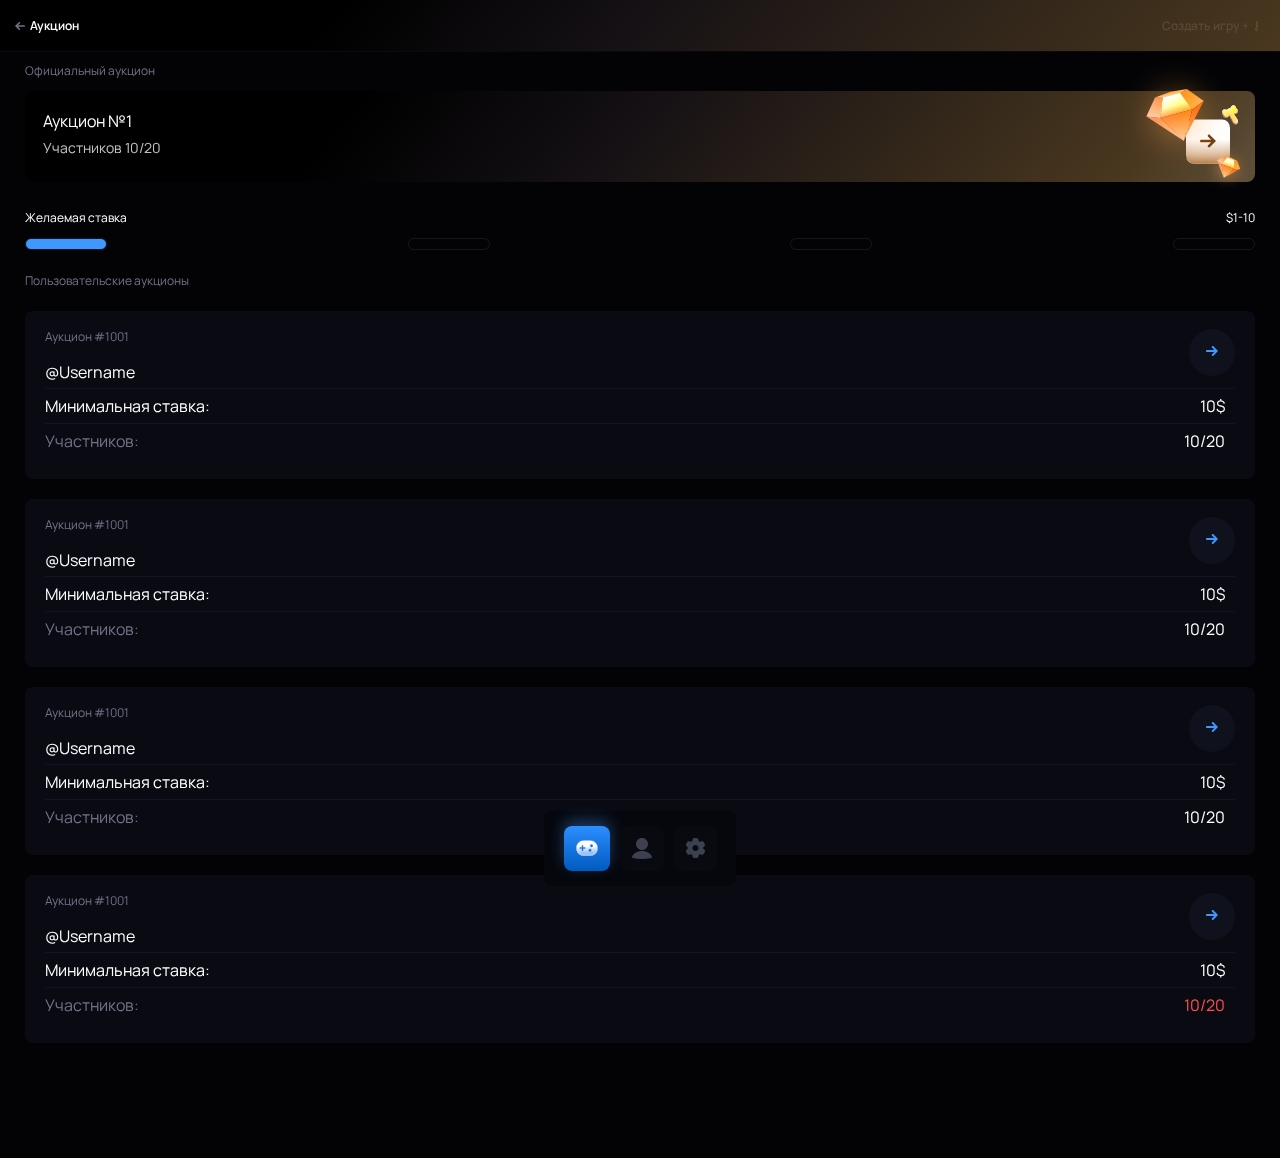
<file: auction.html>
<!DOCTYPE html>
<html lang="en">
<head>
    <meta charset="UTF-8">
    <meta name="viewport" content="width=device-width, initial-scale=1.0">
    <link rel="stylesheet" href="assets/auction.css">
    <script src="https://cdnjs.cloudflare.com/ajax/libs/jquery/3.3.1/jquery.min.js"></script>
    <link href="https://fonts.googleapis.com/css2?family=Manrope:wght@200..800&family=Montserrat:ital,wght@0,100..900;1,100..900&display=swap" rel="stylesheet">
    <title>Document</title>
</head>
<body>
    <div class="create_game_menu">
        <div class="create_game_settings">
            <div class="cls" onclick="hide()">
            </div>
            <div class="content_settings">
                <p>Создание аукциона</p>
            </div>
            <div class="settings_player">
                <p class="title_settings">Количество игроков</p>
            </div>
            <div class="position_radio">
                <div class="radio_type">
                    <input type="radio" id="huey1" name="drone" value="huey1" checked />
                    <label class="custom-radio" for="huey1">5</label>
                    
                    <input type="radio" id="huey2" name="drone" value="huey2" />
                    <label class="custom-radio" for="huey2">10</label>
                    
                    <input type="radio" id="huey3" name="drone" value="huey3" />
                    <label class="custom-radio" for="huey3">20</label>
                    
                    <input type="radio" id="huey4" name="drone" value="huey4" />
                    <label class="custom-radio" for="huey4">30</label>
                    
                    <input type="radio" id="huey5" name="drone" value="huey5" />
                    <label class="custom-radio" for="huey5">40</label>
                    
                    <input type="radio" id="huey6" name="drone" value="huey6" />
                    <label class="custom-radio" for="huey6">50</label>
                </div>
            </div>
            <div class="settings_player">
                <p class="title_settings">Минимальная сумма ставки</p>
            </div>
            <div class="input_sum">
                <input type="number" placeholder="Введите минимальную ставку">
            </div>
            <div class="footer_game">
                <a href="/" class="no_hook">
                    <div class="create_game_auction">
                        Создать
                    </div>
                </a>
            </div>
        </div>
    </div>
    <!-- <header>
        <div class="header_position"> -->
            <div class="status_bar">
                <a href="index.html" class="no_hook">
                    <div class="back_button">
                        <svg width="10" height="8" viewBox="0 0 10 8" fill="none" xmlns="http://www.w3.org/2000/svg">
                            <path d="M-1.74847e-07 3.99998L3.79169 7.76571C3.86648 7.83999 3.95527 7.89891 4.05298 7.93911C4.1507 7.97931 4.25544 8 4.36121 8C4.46697 8 4.57171 7.97931 4.66943 7.93911C4.76714 7.89891 4.85593 7.83999 4.93072 7.76571C5.00551 7.69143 5.06484 7.60325 5.10532 7.5062C5.14579 7.40915 5.16663 7.30514 5.16663 7.20009C5.16663 7.09505 5.14579 6.99103 5.10532 6.89398C5.06484 6.79693 5.00551 6.70875 4.93072 6.63447L3.08361 4.8L9.19446 4.8C9.4081 4.8 9.61299 4.71571 9.76406 4.56568C9.91513 4.41565 10 4.21216 10 3.99997C10 3.78779 9.91513 3.5843 9.76406 3.43427C9.61299 3.28423 9.4081 3.19995 9.19446 3.19995L3.08361 3.19995L4.93072 1.36548C5.00579 1.29135 5.06536 1.20322 5.10601 1.10615C5.14665 1.00908 5.16758 0.904989 5.16758 0.799858C5.16758 0.694728 5.14665 0.590635 5.10601 0.493565C5.06536 0.396495 5.00579 0.308362 4.93072 0.234237C4.77966 0.084255 4.57481 2.76866e-07 4.3612 2.86203e-07C4.1476 2.9554e-07 3.94275 0.084255 3.79169 0.234237L-1.74847e-07 3.99998Z" fill="#707385"/>
                        </svg>            
                        <p>Аукцион</p>
                    </div>
                </a>
                <!-- <a href="/" class="no_hook" onclick="show()"> -->
                    <div class="create_game" onclick="show()">
                        <p>Создать игру + </p>
                        <svg width="16" height="16" viewBox="0 0 16 16" fill="none" xmlns="http://www.w3.org/2000/svg">
                            <g style="mix-blend-mode:overlay">
                            <path d="M8.92995 6.588L6.63995 6.875L6.55795 7.255L7.00795 7.338C7.30195 7.408 7.35995 7.514 7.29595 7.807L6.55795 11.275C6.36395 12.172 6.66295 12.594 7.36595 12.594C7.91095 12.594 8.54395 12.342 8.83095 11.996L8.91895 11.58C8.71895 11.756 8.42695 11.826 8.23295 11.826C7.95795 11.826 7.85795 11.633 7.92895 11.293L8.92995 6.588ZM8.99995 4.5C8.99995 4.76522 8.8946 5.01957 8.70706 5.20711C8.51952 5.39464 8.26517 5.5 7.99995 5.5C7.73474 5.5 7.48038 5.39464 7.29285 5.20711C7.10531 5.01957 6.99995 4.76522 6.99995 4.5C6.99995 4.23478 7.10531 3.98043 7.29285 3.79289C7.48038 3.60536 7.73474 3.5 7.99995 3.5C8.26517 3.5 8.51952 3.60536 8.70706 3.79289C8.8946 3.98043 8.99995 4.23478 8.99995 4.5Z" fill="#6e5c47"/>
                            </g>
                            <g style="mix-blend-mode:overlay">
                            <path d="M8.92995 6.588L6.63995 6.875L6.55795 7.255L7.00795 7.338C7.30195 7.408 7.35995 7.514 7.29595 7.807L6.55795 11.275C6.36395 12.172 6.66295 12.594 7.36595 12.594C7.91095 12.594 8.54395 12.342 8.83095 11.996L8.91895 11.58C8.71895 11.756 8.42695 11.826 8.23295 11.826C7.95795 11.826 7.85795 11.633 7.92895 11.293L8.92995 6.588ZM8.99995 4.5C8.99995 4.76522 8.8946 5.01957 8.70706 5.20711C8.51952 5.39464 8.26517 5.5 7.99995 5.5C7.73474 5.5 7.48038 5.39464 7.29285 5.20711C7.10531 5.01957 6.99995 4.76522 6.99995 4.5C6.99995 4.23478 7.10531 3.98043 7.29285 3.79289C7.48038 3.60536 7.73474 3.5 7.99995 3.5C8.26517 3.5 8.51952 3.60536 8.70706 3.79289C8.8946 3.98043 8.99995 4.23478 8.99995 4.5Z" fill="#6e5c47"/>
                            </g>
                        </svg>
                    </div>
                <!-- </a> -->
            </div>
        <!-- </div> -->
    <!-- </header> -->
    <div class="position_class">
        <div class="background_games">
            <div class="background_list">
                <p class="offical_title">Официальный аукцион</p>
                <div class="games_list">
                    <div class="type_game auction_content">
                        <div class="auction_content_about">
                            <p class="title_type_game">Аукцион №1</p>
                            <p class="quantity">Участников <span>10/20</span></p>
                        </div>
                        <div class="auction_iamge">
                            <svg width="133" height="134" viewBox="0 0 133 134" fill="none" xmlns="http://www.w3.org/2000/svg">
                                <g filter="url(#filter0_ii_98_79)">
                                <path d="M104.477 52.8538C104.221 52.9755 104.23 52.2853 103.862 52.7877C103.678 52.9949 103.489 53.8004 103.406 54.0615C103.323 54.3226 103.297 54.5987 103.328 54.874C103.358 55.1492 103.446 55.4183 103.586 55.6657L105.288 58.6803C105.532 59.1132 105.923 59.4595 106.396 59.661C106.869 59.8625 107.394 59.907 107.884 59.7868C108.373 59.6667 108.797 59.3893 109.084 59.0013C109.292 58.7208 109.418 58.3949 109.456 58.0538C109.482 57.8162 109.603 57.5884 109.819 57.4859V57.4859C110.103 57.3509 110.443 57.4722 110.578 57.7568L113.939 64.8539C114.081 65.1522 114.285 65.4223 114.538 65.6474C114.792 65.8725 115.09 66.0478 115.413 66.1623C115.737 66.2768 116.08 66.328 116.42 66.3129C116.76 66.2978 117.09 66.2166 117.39 66.0744C117.689 65.9321 117.952 65.7319 118.162 65.4862C118.372 65.2405 118.524 64.9545 118.609 64.6461C118.694 64.3377 118.99 63.6107 118.936 63.2908C118.882 62.971 118.48 63.0651 118.296 62.7869L113.95 56.218C113.766 55.94 113.871 55.5636 114.172 55.4209V55.4209C114.358 55.3327 114.576 55.3613 114.755 55.463C115.1 55.6584 115.491 55.7668 115.89 55.7742C116.402 55.7837 116.894 55.6267 117.284 55.3294C117.673 55.0322 117.937 54.613 118.031 54.1423C118.246 53.4625 118.445 53.055 118.2 52.6221L116.096 49.7303C115.852 49.2974 115.46 48.9511 114.988 48.7496C114.515 48.5481 113.989 48.5036 113.5 48.6238C113.01 48.7439 112.586 49.0213 112.3 49.4093C112.125 49.6453 112.008 49.9134 111.953 50.1958C111.888 50.5264 111.722 50.8501 111.418 50.9945L107.353 52.9231C107.08 53.0526 106.762 53.0072 106.489 52.8758C106.249 52.7599 105.989 52.6841 105.722 52.6532C105.29 52.6034 104.858 52.6731 104.477 52.8538Z" fill="url(#paint0_radial_98_79)"/>
                                <path d="M104.477 52.8538C104.221 52.9755 104.23 52.2853 103.862 52.7877C103.678 52.9949 103.489 53.8004 103.406 54.0615C103.323 54.3226 103.297 54.5987 103.328 54.874C103.358 55.1492 103.446 55.4183 103.586 55.6657L105.288 58.6803C105.532 59.1132 105.923 59.4595 106.396 59.661C106.869 59.8625 107.394 59.907 107.884 59.7868C108.373 59.6667 108.797 59.3893 109.084 59.0013C109.292 58.7208 109.418 58.3949 109.456 58.0538C109.482 57.8162 109.603 57.5884 109.819 57.4859V57.4859C110.103 57.3509 110.443 57.4722 110.578 57.7568L113.939 64.8539C114.081 65.1522 114.285 65.4223 114.538 65.6474C114.792 65.8725 115.09 66.0478 115.413 66.1623C115.737 66.2768 116.08 66.328 116.42 66.3129C116.76 66.2978 117.09 66.2166 117.39 66.0744C117.689 65.9321 117.952 65.7319 118.162 65.4862C118.372 65.2405 118.524 64.9545 118.609 64.6461C118.694 64.3377 118.99 63.6107 118.936 63.2908C118.882 62.971 118.48 63.0651 118.296 62.7869L113.95 56.218C113.766 55.94 113.871 55.5636 114.172 55.4209V55.4209C114.358 55.3327 114.576 55.3613 114.755 55.463C115.1 55.6584 115.491 55.7668 115.89 55.7742C116.402 55.7837 116.894 55.6267 117.284 55.3294C117.673 55.0322 117.937 54.613 118.031 54.1423C118.246 53.4625 118.445 53.055 118.2 52.6221L116.096 49.7303C115.852 49.2974 115.46 48.9511 114.988 48.7496C114.515 48.5481 113.989 48.5036 113.5 48.6238C113.01 48.7439 112.586 49.0213 112.3 49.4093C112.125 49.6453 112.008 49.9134 111.953 50.1958C111.888 50.5264 111.722 50.8501 111.418 50.9945L107.353 52.9231C107.08 53.0526 106.762 53.0072 106.489 52.8758C106.249 52.7599 105.989 52.6841 105.722 52.6532C105.29 52.6034 104.858 52.6731 104.477 52.8538Z" fill="url(#paint1_linear_98_79)" fill-opacity="0.4" style="mix-blend-mode:overlay"/>
                                </g>
                                <path d="M104.52 52.9444L104.52 52.9444C104.883 52.7721 105.297 52.7052 105.711 52.7529C105.967 52.7825 106.216 52.8551 106.446 52.9662C106.735 53.1056 107.086 53.1607 107.396 53.0138L111.461 51.0852C111.806 50.9213 111.984 50.5604 112.051 50.215C112.103 49.9473 112.215 49.693 112.38 49.4689C112.653 49.1007 113.056 48.8361 113.524 48.7213C113.992 48.6064 114.495 48.6487 114.948 48.8419C115.401 49.0351 115.776 49.3667 116.009 49.7797L116.008 49.78L116.015 49.7894L118.115 52.6764C118.22 52.8647 118.232 53.0477 118.189 53.2708C118.158 53.4376 118.098 53.6178 118.026 53.8344C117.997 53.9207 117.967 54.0127 117.935 54.112L117.935 54.1118L117.932 54.1228C117.844 54.5689 117.594 54.9669 117.223 55.2496C116.852 55.5325 116.382 55.683 115.892 55.6738C115.51 55.6667 115.135 55.5629 114.805 55.3757C114.604 55.2619 114.352 55.2249 114.129 55.3302C113.773 55.4991 113.648 55.9445 113.866 56.2734L118.212 62.8423C118.212 62.8423 118.212 62.8423 118.212 62.8423C118.315 62.9971 118.474 63.0578 118.592 63.1028C118.605 63.1076 118.617 63.1122 118.628 63.1167C118.693 63.1422 118.74 63.1642 118.775 63.1931C118.805 63.2187 118.828 63.2517 118.837 63.3075C118.848 63.3699 118.842 63.4614 118.821 63.5762C118.801 63.6889 118.767 63.8154 118.729 63.944C118.69 64.0724 118.647 64.2007 118.609 64.3175L118.608 64.3202C118.569 64.4346 118.534 64.5398 118.512 64.6194C118.431 64.9135 118.286 65.1863 118.086 65.421C117.885 65.6557 117.634 65.8473 117.347 65.9837C117.059 66.12 116.742 66.1981 116.415 66.2126C116.088 66.2272 115.759 66.1779 115.447 66.0676C115.135 65.9574 114.849 65.7887 114.605 65.5723C114.361 65.3559 114.165 65.0966 114.03 64.8108L110.669 57.7138C110.51 57.3792 110.11 57.2365 109.776 57.3952C109.519 57.517 109.385 57.7823 109.356 58.0428C109.32 58.3664 109.2 58.6755 109.003 58.9416C108.731 59.3099 108.328 59.5745 107.86 59.6893C107.392 59.8042 106.889 59.7619 106.436 59.5687C105.982 59.3755 105.608 59.0439 105.375 58.6309L105.375 58.6309L103.673 55.6164C103.54 55.3804 103.457 55.1243 103.427 54.8628C103.398 54.6013 103.423 54.3394 103.502 54.0918C103.521 54.0328 103.544 53.9475 103.572 53.8505C103.575 53.8367 103.579 53.8227 103.583 53.8085C103.616 53.6931 103.652 53.5626 103.692 53.4341C103.732 53.3054 103.775 53.1804 103.818 53.0757C103.862 52.9681 103.903 52.8926 103.937 52.8543L103.938 52.8546L103.943 52.847C103.987 52.7879 104.021 52.7507 104.048 52.7285C104.075 52.7061 104.089 52.703 104.092 52.7026C104.092 52.7025 104.092 52.7025 104.092 52.7025C104.092 52.7024 104.092 52.7018 104.097 52.7049C104.105 52.7098 104.117 52.7203 104.133 52.7407C104.145 52.7557 104.156 52.7712 104.169 52.7894C104.174 52.7966 104.179 52.8043 104.185 52.8125C104.204 52.8387 104.227 52.8697 104.255 52.8962C104.282 52.9229 104.319 52.9506 104.368 52.9627C104.419 52.9753 104.47 52.9681 104.52 52.9444Z" stroke="url(#paint2_linear_98_79)" stroke-width="0.200752" style="mix-blend-mode:overlay"/>
                                <g filter="url(#filter1_ii_98_79)">
                                <path d="M104.757 51.9713C104.501 52.0931 104.274 52.2624 104.09 52.4697C103.906 52.6769 103.769 52.918 103.686 53.1791C103.604 53.4402 103.577 53.7163 103.608 53.9915C103.639 54.2668 103.726 54.5358 103.866 54.7833L105.568 57.7978C105.812 58.2307 106.204 58.5771 106.676 58.7786C107.149 58.9801 107.675 59.0245 108.164 58.9044C108.654 58.7842 109.077 58.5069 109.364 58.1189C109.572 57.8384 109.698 57.5125 109.736 57.1713C109.762 56.9337 109.883 56.7059 110.099 56.6035V56.6035C110.383 56.4685 110.723 56.5898 110.858 56.8743L114.219 63.9714C114.361 64.2698 114.565 64.5399 114.818 64.765C115.072 64.9901 115.37 65.1653 115.694 65.2798C116.017 65.3943 116.36 65.4456 116.7 65.4305C117.04 65.4154 117.37 65.3342 117.67 65.1919C117.97 65.0497 118.233 64.8495 118.442 64.6038C118.652 64.358 118.804 64.0721 118.889 63.7637C118.974 63.4553 118.99 63.131 118.937 62.8112C118.883 62.4913 118.76 62.1827 118.576 61.9045L114.23 55.3356C114.046 55.0576 114.151 54.6812 114.452 54.5385V54.5385C114.639 54.4503 114.856 54.4789 115.035 54.5806C115.38 54.7759 115.771 54.8843 116.17 54.8918C116.682 54.9013 117.174 54.7442 117.564 54.447C117.954 54.1498 118.218 53.7306 118.311 53.2599C118.405 52.7893 118.322 52.2959 118.077 51.863L116.376 48.8479C116.132 48.415 115.741 48.0687 115.268 47.8672C114.795 47.6656 114.27 47.6212 113.78 47.7414C113.291 47.8615 112.867 48.1389 112.58 48.5268C112.405 48.7628 112.288 49.031 112.233 49.3134C112.168 49.644 112.002 49.9677 111.698 50.1121L107.633 52.0407C107.36 52.1702 107.042 52.1248 106.77 51.9934C106.529 51.8775 106.27 51.8016 106.002 51.7708C105.571 51.721 105.138 51.7907 104.757 51.9713Z" fill="url(#paint3_radial_98_79)"/>
                                <path d="M104.757 51.9713C104.501 52.0931 104.274 52.2624 104.09 52.4697C103.906 52.6769 103.769 52.918 103.686 53.1791C103.604 53.4402 103.577 53.7163 103.608 53.9915C103.639 54.2668 103.726 54.5358 103.866 54.7833L105.568 57.7978C105.812 58.2307 106.204 58.5771 106.676 58.7786C107.149 58.9801 107.675 59.0245 108.164 58.9044C108.654 58.7842 109.077 58.5069 109.364 58.1189C109.572 57.8384 109.698 57.5125 109.736 57.1713C109.762 56.9337 109.883 56.7059 110.099 56.6035V56.6035C110.383 56.4685 110.723 56.5898 110.858 56.8743L114.219 63.9714C114.361 64.2698 114.565 64.5399 114.818 64.765C115.072 64.9901 115.37 65.1653 115.694 65.2798C116.017 65.3943 116.36 65.4456 116.7 65.4305C117.04 65.4154 117.37 65.3342 117.67 65.1919C117.97 65.0497 118.233 64.8495 118.442 64.6038C118.652 64.358 118.804 64.0721 118.889 63.7637C118.974 63.4553 118.99 63.131 118.937 62.8112C118.883 62.4913 118.76 62.1827 118.576 61.9045L114.23 55.3356C114.046 55.0576 114.151 54.6812 114.452 54.5385V54.5385C114.639 54.4503 114.856 54.4789 115.035 54.5806C115.38 54.7759 115.771 54.8843 116.17 54.8918C116.682 54.9013 117.174 54.7442 117.564 54.447C117.954 54.1498 118.218 53.7306 118.311 53.2599C118.405 52.7893 118.322 52.2959 118.077 51.863L116.376 48.8479C116.132 48.415 115.741 48.0687 115.268 47.8672C114.795 47.6656 114.27 47.6212 113.78 47.7414C113.291 47.8615 112.867 48.1389 112.58 48.5268C112.405 48.7628 112.288 49.031 112.233 49.3134C112.168 49.644 112.002 49.9677 111.698 50.1121L107.633 52.0407C107.36 52.1702 107.042 52.1248 106.77 51.9934C106.529 51.8775 106.27 51.8016 106.002 51.7708C105.571 51.721 105.138 51.7907 104.757 51.9713Z" fill="url(#paint4_linear_98_79)" fill-opacity="0.4" style="mix-blend-mode:overlay"/>
                                </g>
                                <path d="M104.8 52.062L104.801 52.062C105.163 51.8897 105.577 51.8227 105.991 51.8705C106.247 51.9 106.496 51.9727 106.726 52.0838C107.015 52.2232 107.366 52.2783 107.676 52.1313L111.741 50.2028C112.087 50.0388 112.264 49.6779 112.331 49.3326C112.384 49.0649 112.495 48.8105 112.661 48.5865C112.933 48.2183 113.336 47.9537 113.804 47.8388C114.272 47.724 114.775 47.7663 115.228 47.9595C115.682 48.1527 116.056 48.4843 116.289 48.8972L117.99 51.9123L117.99 51.9124C118.223 52.3253 118.301 52.7942 118.213 53.2404C118.124 53.6864 117.874 54.0844 117.503 54.3672C117.132 54.6501 116.662 54.8005 116.172 54.7914C115.79 54.7843 115.415 54.6804 115.085 54.4933C114.884 54.3795 114.632 54.3424 114.409 54.4478C114.053 54.6166 113.929 55.0621 114.146 55.391L118.492 61.9598C118.492 61.9598 118.492 61.9599 118.492 61.9599C118.669 62.2267 118.786 62.5222 118.838 62.8279C118.889 63.1335 118.874 63.4429 118.793 63.737C118.712 64.0311 118.566 64.3039 118.366 64.5386C118.166 64.7733 117.914 64.9649 117.627 65.1012C117.339 65.2376 117.022 65.3157 116.695 65.3302C116.368 65.3448 116.039 65.2954 115.727 65.1852C115.416 65.075 115.129 64.9063 114.885 64.6899C114.641 64.4735 114.446 64.2142 114.31 63.9285C114.31 63.9285 114.31 63.9284 114.31 63.9284L110.949 56.8314C110.79 56.4967 110.39 56.3541 110.056 56.5128C109.799 56.6346 109.665 56.8999 109.636 57.1604C109.601 57.4839 109.48 57.793 109.284 58.0592C109.011 58.4275 108.608 58.6921 108.14 58.8069C107.672 58.9218 107.169 58.8794 106.716 58.6862C106.263 58.4931 105.888 58.1615 105.655 57.7485L105.655 57.7485L103.953 54.7339C103.82 54.4979 103.737 54.2418 103.707 53.9804C103.678 53.7189 103.704 53.457 103.782 53.2094C103.861 52.9618 103.991 52.7331 104.165 52.5363C104.34 52.3394 104.556 52.1782 104.8 52.062Z" stroke="url(#paint5_linear_98_79)" stroke-width="0.200752" style="mix-blend-mode:overlay"/>
                                <g filter="url(#filter2_ii_98_79)">
                                <rect x="67" y="61.5" width="44" height="44" rx="8" fill="url(#paint6_linear_98_79)"/>
                                <g filter="url(#filter3_ii_98_79)">
                                <path d="M97 83L90.9333 76.8807C90.8136 76.76 90.6716 76.6643 90.5152 76.5989C90.3589 76.5336 90.1913 76.5 90.0221 76.5C89.8528 76.5 89.6853 76.5336 89.5289 76.5989C89.3726 76.6643 89.2305 76.76 89.1108 76.8807C88.9912 77.0014 88.8963 77.1447 88.8315 77.3024C88.7667 77.4601 88.7334 77.6292 88.7334 77.7999C88.7334 77.9706 88.7667 78.1396 88.8315 78.2973C88.8963 78.455 88.9912 78.5983 89.1108 78.719L92.0662 81.7L82.2889 81.7C81.947 81.7 81.6192 81.837 81.3775 82.0808C81.1358 82.3246 81 82.6552 81 83C81 83.3448 81.1358 83.6755 81.3775 83.9193C81.6192 84.1631 81.947 84.3001 82.2889 84.3001L92.0662 84.3001L89.1108 87.2811C88.9907 87.4015 88.8954 87.5448 88.8304 87.7025C88.7654 87.8602 88.7319 88.0294 88.7319 88.2002C88.7319 88.3711 88.7654 88.5402 88.8304 88.698C88.8954 88.8557 88.9907 88.9989 89.1108 89.1194C89.3525 89.3631 89.6803 89.5 90.0221 89.5C90.3638 89.5 90.6916 89.3631 90.9333 89.1194L97 83Z" fill="url(#paint7_linear_98_79)"/>
                                </g>
                                </g>
                                <g opacity="0.4" filter="url(#filter4_f_98_79)">
                                <circle cx="58.1722" cy="58.5765" r="25.7785" transform="rotate(-15 58.1722 58.5765)" fill="url(#paint8_radial_98_79)"/>
                                </g>
                                <path d="M35.9999 39.5877L27.3993 58.4968L41.4393 59.8879L44.011 39.7314L35.9999 39.5877Z" fill="url(#paint9_radial_98_79)"/>
                                <path d="M44.011 39.7314L41.4393 59.8879L73.3188 51.3458L61.0134 35.1756L44.011 39.7314Z" fill="url(#paint10_radial_98_79)"/>
                                <path d="M41.4393 59.8879L64.6794 82.8618L73.3188 51.3458L41.4393 59.8879Z" fill="url(#paint11_radial_98_79)"/>
                                <path d="M27.3993 58.4968L64.6794 82.8618L41.4393 59.8879L27.3993 58.4968Z" fill="url(#paint12_radial_98_79)"/>
                                <path d="M64.6794 82.8618L84.7824 43.121L73.3188 51.3458L64.6794 82.8618Z" fill="url(#paint13_radial_98_79)"/>
                                <path d="M84.7824 43.121L67.8794 31.0456L61.0134 35.1756L73.3188 51.3458L84.7824 43.121Z" fill="url(#paint14_radial_98_79)"/>
                                <path d="M35.9999 39.5877L44.011 39.7314L61.0134 35.1756L67.8794 31.0456L51.5001 33.6763L35.9999 39.5877Z" fill="url(#paint15_radial_98_79)"/>
                                <path d="M35.9999 39.5877L27.3993 58.4968L41.4393 59.8879L44.011 39.7314L35.9999 39.5877Z" fill="url(#paint16_linear_98_79)" style="mix-blend-mode:soft-light"/>
                                <path d="M44.011 39.7314L41.4393 59.8879L73.3188 51.3458L61.0134 35.1756L44.011 39.7314Z" fill="url(#paint17_linear_98_79)" style="mix-blend-mode:plus-lighter"/>
                                <path d="M41.4393 59.8879L64.6794 82.8618L73.3188 51.3458L41.4393 59.8879Z" fill="url(#paint18_linear_98_79)" style="mix-blend-mode:overlay"/>
                                <path d="M27.3993 58.4968L64.6794 82.8618L41.4393 59.8879L27.3993 58.4968Z" fill="url(#paint19_linear_98_79)" style="mix-blend-mode:soft-light"/>
                                <path d="M64.6794 82.8618L84.7824 43.121L73.3188 51.3458L64.6794 82.8618Z" fill="url(#paint20_linear_98_79)" style="mix-blend-mode:overlay"/>
                                <path d="M84.7824 43.121L67.8794 31.0456L61.0134 35.1756L73.3188 51.3458L84.7824 43.121Z" fill="url(#paint21_linear_98_79)" style="mix-blend-mode:soft-light"/>
                                <path d="M35.9999 39.5877L44.011 39.7314L61.0134 35.1756L67.8794 31.0456L51.5001 33.6763L35.9999 39.5877Z" fill="url(#paint22_linear_98_79)" style="mix-blend-mode:soft-light"/>
                                <g opacity="0.4" filter="url(#filter5_f_98_79)">
                                <circle cx="108.485" cy="109.859" r="10.6983" transform="rotate(20.4921 108.485 109.859)" fill="url(#paint23_radial_98_79)"/>
                                </g>
                                <path d="M105.568 98.1L98.1057 102.417L102.515 106.27L108.24 100.079L105.568 98.1Z" fill="url(#paint24_radial_98_79)"/>
                                <path d="M108.24 100.079L102.515 106.27L115.345 111.065L115.083 102.636L108.24 100.079Z" fill="url(#paint25_radial_98_79)"/>
                                <path d="M102.515 106.27L104.832 119.633L115.345 111.065L102.515 106.27Z" fill="url(#paint26_radial_98_79)"/>
                                <path d="M98.1057 102.417L104.832 119.633L102.515 106.27L98.1057 102.417Z" fill="url(#paint27_radial_98_79)"/>
                                <path d="M104.832 119.633L121.2 111.048L115.345 111.065L104.832 119.633Z" fill="url(#paint28_radial_98_79)"/>
                                <path d="M121.2 111.048L118.398 102.895L115.083 102.636L115.345 111.065L121.2 111.048Z" fill="url(#paint29_radial_98_79)"/>
                                <path d="M105.568 98.1L108.24 100.079L115.083 102.636L118.398 102.895L112.23 99.8373L105.568 98.1Z" fill="url(#paint30_radial_98_79)"/>
                                <path d="M105.568 98.1L98.1057 102.417L102.515 106.27L108.24 100.079L105.568 98.1Z" fill="url(#paint31_linear_98_79)" style="mix-blend-mode:soft-light"/>
                                <path d="M108.24 100.079L102.515 106.27L115.345 111.065L115.083 102.636L108.24 100.079Z" fill="url(#paint32_linear_98_79)" style="mix-blend-mode:plus-lighter"/>
                                <path d="M102.515 106.27L104.832 119.633L115.345 111.065L102.515 106.27Z" fill="url(#paint33_linear_98_79)" style="mix-blend-mode:overlay"/>
                                <path d="M98.1057 102.417L104.832 119.633L102.515 106.27L98.1057 102.417Z" fill="url(#paint34_linear_98_79)" style="mix-blend-mode:soft-light"/>
                                <path d="M104.832 119.633L121.2 111.048L115.345 111.065L104.832 119.633Z" fill="url(#paint35_linear_98_79)" style="mix-blend-mode:overlay"/>
                                <path d="M121.2 111.048L118.398 102.895L115.083 102.636L115.345 111.065L121.2 111.048Z" fill="url(#paint36_linear_98_79)" style="mix-blend-mode:soft-light"/>
                                <path d="M105.568 98.1L108.24 100.079L115.083 102.636L118.398 102.895L112.23 99.8373L105.568 98.1Z" fill="url(#paint37_linear_98_79)" style="mix-blend-mode:soft-light"/>
                                <defs>
                                <filter id="filter0_ii_98_79" x="103.315" y="39.7082" width="15.6279" height="35.7169" filterUnits="userSpaceOnUse" color-interpolation-filters="sRGB">
                                <feFlood flood-opacity="0" result="BackgroundImageFix"/>
                                <feBlend mode="normal" in="SourceGraphic" in2="BackgroundImageFix" result="shape"/>
                                <feColorMatrix in="SourceAlpha" type="matrix" values="0 0 0 0 0 0 0 0 0 0 0 0 0 0 0 0 0 0 127 0" result="hardAlpha"/>
                                <feOffset dy="-8.84938"/>
                                <feGaussianBlur stdDeviation="10.6398"/>
                                <feComposite in2="hardAlpha" operator="arithmetic" k2="-1" k3="1"/>
                                <feColorMatrix type="matrix" values="0 0 0 0 0 0 0 0 0 0 0 0 0 0 0 0 0 0 0.45 0"/>
                                <feBlend mode="overlay" in2="shape" result="effect1_innerShadow_98_79"/>
                                <feColorMatrix in="SourceAlpha" type="matrix" values="0 0 0 0 0 0 0 0 0 0 0 0 0 0 0 0 0 0 127 0" result="hardAlpha"/>
                                <feOffset dy="9.10966"/>
                                <feGaussianBlur stdDeviation="5.60895"/>
                                <feComposite in2="hardAlpha" operator="arithmetic" k2="-1" k3="1"/>
                                <feColorMatrix type="matrix" values="0 0 0 0 1 0 0 0 0 1 0 0 0 0 1 0 0 0 1 0"/>
                                <feBlend mode="overlay" in2="effect1_innerShadow_98_79" result="effect2_innerShadow_98_79"/>
                                </filter>
                                <filter id="filter1_ii_98_79" x="103.595" y="38.8259" width="15.3726" height="35.7169" filterUnits="userSpaceOnUse" color-interpolation-filters="sRGB">
                                <feFlood flood-opacity="0" result="BackgroundImageFix"/>
                                <feBlend mode="normal" in="SourceGraphic" in2="BackgroundImageFix" result="shape"/>
                                <feColorMatrix in="SourceAlpha" type="matrix" values="0 0 0 0 0 0 0 0 0 0 0 0 0 0 0 0 0 0 127 0" result="hardAlpha"/>
                                <feOffset dy="-8.84938"/>
                                <feGaussianBlur stdDeviation="10.6398"/>
                                <feComposite in2="hardAlpha" operator="arithmetic" k2="-1" k3="1"/>
                                <feColorMatrix type="matrix" values="0 0 0 0 0 0 0 0 0 0 0 0 0 0 0 0 0 0 0.45 0"/>
                                <feBlend mode="overlay" in2="shape" result="effect1_innerShadow_98_79"/>
                                <feColorMatrix in="SourceAlpha" type="matrix" values="0 0 0 0 0 0 0 0 0 0 0 0 0 0 0 0 0 0 127 0" result="hardAlpha"/>
                                <feOffset dy="9.10966"/>
                                <feGaussianBlur stdDeviation="5.60895"/>
                                <feComposite in2="hardAlpha" operator="arithmetic" k2="-1" k3="1"/>
                                <feColorMatrix type="matrix" values="0 0 0 0 1 0 0 0 0 1 0 0 0 0 1 0 0 0 1 0"/>
                                <feBlend mode="overlay" in2="effect1_innerShadow_98_79" result="effect2_innerShadow_98_79"/>
                                </filter>
                                <filter id="filter2_ii_98_79" x="67" y="56.5" width="44" height="49" filterUnits="userSpaceOnUse" color-interpolation-filters="sRGB">
                                <feFlood flood-opacity="0" result="BackgroundImageFix"/>
                                <feBlend mode="normal" in="SourceGraphic" in2="BackgroundImageFix" result="shape"/>
                                <feColorMatrix in="SourceAlpha" type="matrix" values="0 0 0 0 0 0 0 0 0 0 0 0 0 0 0 0 0 0 127 0" result="hardAlpha"/>
                                <feOffset dy="-5"/>
                                <feGaussianBlur stdDeviation="4.45"/>
                                <feComposite in2="hardAlpha" operator="arithmetic" k2="-1" k3="1"/>
                                <feColorMatrix type="matrix" values="0 0 0 0 0 0 0 0 0 0 0 0 0 0 0 0 0 0 0.36 0"/>
                                <feBlend mode="overlay" in2="shape" result="effect1_innerShadow_98_79"/>
                                <feColorMatrix in="SourceAlpha" type="matrix" values="0 0 0 0 0 0 0 0 0 0 0 0 0 0 0 0 0 0 127 0" result="hardAlpha"/>
                                <feOffset dy="-1"/>
                                <feGaussianBlur stdDeviation="0.65"/>
                                <feComposite in2="hardAlpha" operator="arithmetic" k2="-1" k3="1"/>
                                <feColorMatrix type="matrix" values="0 0 0 0 1 0 0 0 0 1 0 0 0 0 1 0 0 0 0.49 0"/>
                                <feBlend mode="overlay" in2="effect1_innerShadow_98_79" result="effect2_innerShadow_98_79"/>
                                </filter>
                                <filter id="filter3_ii_98_79" x="81" y="76.5" width="16" height="13" filterUnits="userSpaceOnUse" color-interpolation-filters="sRGB">
                                <feFlood flood-opacity="0" result="BackgroundImageFix"/>
                                <feBlend mode="normal" in="SourceGraphic" in2="BackgroundImageFix" result="shape"/>
                                <feColorMatrix in="SourceAlpha" type="matrix" values="0 0 0 0 0 0 0 0 0 0 0 0 0 0 0 0 0 0 127 0" result="hardAlpha"/>
                                <feOffset/>
                                <feGaussianBlur stdDeviation="0.55"/>
                                <feComposite in2="hardAlpha" operator="arithmetic" k2="-1" k3="1"/>
                                <feColorMatrix type="matrix" values="0 0 0 0 0 0 0 0 0 0 0 0 0 0 0 0 0 0 0.78 0"/>
                                <feBlend mode="overlay" in2="shape" result="effect1_innerShadow_98_79"/>
                                <feColorMatrix in="SourceAlpha" type="matrix" values="0 0 0 0 0 0 0 0 0 0 0 0 0 0 0 0 0 0 127 0" result="hardAlpha"/>
                                <feOffset/>
                                <feGaussianBlur stdDeviation="0.45"/>
                                <feComposite in2="hardAlpha" operator="arithmetic" k2="-1" k3="1"/>
                                <feColorMatrix type="matrix" values="0 0 0 0 1 0 0 0 0 1 0 0 0 0 1 0 0 0 0.49 0"/>
                                <feBlend mode="overlay" in2="effect1_innerShadow_98_79" result="effect2_innerShadow_98_79"/>
                                </filter>
                                <filter id="filter4_f_98_79" x="0.561838" y="0.966135" width="115.221" height="115.221" filterUnits="userSpaceOnUse" color-interpolation-filters="sRGB">
                                <feFlood flood-opacity="0" result="BackgroundImageFix"/>
                                <feBlend mode="normal" in="SourceGraphic" in2="BackgroundImageFix" result="shape"/>
                                <feGaussianBlur stdDeviation="15.9127" result="effect1_foregroundBlur_98_79"/>
                                </filter>
                                <filter id="filter5_f_98_79" x="84.5754" y="85.9497" width="47.8179" height="47.818" filterUnits="userSpaceOnUse" color-interpolation-filters="sRGB">
                                <feFlood flood-opacity="0" result="BackgroundImageFix"/>
                                <feBlend mode="normal" in="SourceGraphic" in2="BackgroundImageFix" result="shape"/>
                                <feGaussianBlur stdDeviation="6.60389" result="effect1_foregroundBlur_98_79"/>
                                </filter>
                                <radialGradient id="paint0_radial_98_79" cx="0" cy="0" r="1" gradientUnits="userSpaceOnUse" gradientTransform="translate(116.358 54.0858) rotate(146.123) scale(12.1574 10.4784)">
                                <stop offset="0.169422" stop-color="#AE6601"/>
                                <stop offset="1" stop-color="#975C37"/>
                                </radialGradient>
                                <linearGradient id="paint1_linear_98_79" x1="109.043" y1="59.8086" x2="118.563" y2="55.1219" gradientUnits="userSpaceOnUse">
                                <stop stop-color="white" stop-opacity="0"/>
                                <stop offset="0.58324" stop-color="white"/>
                                <stop offset="1" stop-color="white" stop-opacity="0"/>
                                </linearGradient>
                                <linearGradient id="paint2_linear_98_79" x1="110.594" y1="50.5856" x2="118.438" y2="69.4343" gradientUnits="userSpaceOnUse">
                                <stop stop-color="white"/>
                                <stop offset="1" stop-color="#999999" stop-opacity="0"/>
                                </linearGradient>
                                <radialGradient id="paint3_radial_98_79" cx="0" cy="0" r="1" gradientUnits="userSpaceOnUse" gradientTransform="translate(116.638 53.2034) rotate(146.123) scale(12.1574 10.4784)">
                                <stop offset="0.169422" stop-color="#FFA82F"/>
                                <stop offset="1" stop-color="#FFAA75"/>
                                </radialGradient>
                                <linearGradient id="paint4_linear_98_79" x1="109.323" y1="58.9262" x2="118.843" y2="54.2395" gradientUnits="userSpaceOnUse">
                                <stop stop-color="white" stop-opacity="0"/>
                                <stop offset="0.58324" stop-color="white"/>
                                <stop offset="1" stop-color="white" stop-opacity="0"/>
                                </linearGradient>
                                <linearGradient id="paint5_linear_98_79" x1="114.455" y1="56.2326" x2="120.19" y2="72.0031" gradientUnits="userSpaceOnUse">
                                <stop stop-color="white"/>
                                <stop offset="1" stop-color="#999999" stop-opacity="0"/>
                                </linearGradient>
                                <linearGradient id="paint6_linear_98_79" x1="89" y1="81.5" x2="89" y2="111.5" gradientUnits="userSpaceOnUse">
                                <stop stop-color="white"/>
                                <stop offset="1" stop-color="#BB834C"/>
                                </linearGradient>
                                <linearGradient id="paint7_linear_98_79" x1="97" y1="83" x2="81" y2="83" gradientUnits="userSpaceOnUse">
                                <stop stop-color="#634112"/>
                                <stop offset="1" stop-color="#883102"/>
                                </linearGradient>
                                <radialGradient id="paint8_radial_98_79" cx="0" cy="0" r="1" gradientUnits="userSpaceOnUse" gradientTransform="translate(68.3932 47.448) rotate(126.572) scale(37.0411 31.3493)">
                                <stop offset="0.169422" stop-color="#FFA82F"/>
                                <stop offset="1" stop-color="#FFAA75"/>
                                </radialGradient>
                                <radialGradient id="paint9_radial_98_79" cx="0" cy="0" r="1" gradientUnits="userSpaceOnUse" gradientTransform="translate(66.621 44.6044) rotate(115.878) scale(38.8581 34.0084)">
                                <stop offset="0.169422" stop-color="#FFA82F"/>
                                <stop offset="1" stop-color="#FFAA75"/>
                                </radialGradient>
                                <radialGradient id="paint10_radial_98_79" cx="0" cy="0" r="1" gradientUnits="userSpaceOnUse" gradientTransform="translate(66.621 44.6044) rotate(115.878) scale(38.8581 34.0084)">
                                <stop offset="0.169422" stop-color="#FFA82F"/>
                                <stop offset="1" stop-color="#FFAA75"/>
                                </radialGradient>
                                <radialGradient id="paint11_radial_98_79" cx="0" cy="0" r="1" gradientUnits="userSpaceOnUse" gradientTransform="translate(66.621 44.6044) rotate(115.878) scale(38.8581 34.0084)">
                                <stop offset="0.169422" stop-color="#FFA82F"/>
                                <stop offset="1" stop-color="#FFAA75"/>
                                </radialGradient>
                                <radialGradient id="paint12_radial_98_79" cx="0" cy="0" r="1" gradientUnits="userSpaceOnUse" gradientTransform="translate(66.621 44.6044) rotate(115.878) scale(38.8581 34.0084)">
                                <stop offset="0.169422" stop-color="#FFA82F"/>
                                <stop offset="1" stop-color="#FFAA75"/>
                                </radialGradient>
                                <radialGradient id="paint13_radial_98_79" cx="0" cy="0" r="1" gradientUnits="userSpaceOnUse" gradientTransform="translate(66.621 44.6044) rotate(115.878) scale(38.8581 34.0084)">
                                <stop offset="0.169422" stop-color="#FFA82F"/>
                                <stop offset="1" stop-color="#FFAA75"/>
                                </radialGradient>
                                <radialGradient id="paint14_radial_98_79" cx="0" cy="0" r="1" gradientUnits="userSpaceOnUse" gradientTransform="translate(66.621 44.6044) rotate(115.878) scale(38.8581 34.0084)">
                                <stop offset="0.169422" stop-color="#FFA82F"/>
                                <stop offset="1" stop-color="#FFAA75"/>
                                </radialGradient>
                                <radialGradient id="paint15_radial_98_79" cx="0" cy="0" r="1" gradientUnits="userSpaceOnUse" gradientTransform="translate(66.621 44.6044) rotate(115.878) scale(38.8581 34.0084)">
                                <stop offset="0.169422" stop-color="#FFA82F"/>
                                <stop offset="1" stop-color="#FFAA75"/>
                                </radialGradient>
                                <linearGradient id="paint16_linear_98_79" x1="43.9005" y1="39.7439" x2="41.1674" y2="59.7068" gradientUnits="userSpaceOnUse">
                                <stop stop-color="#494949"/>
                                <stop offset="1" stop-color="#E9E9E9"/>
                                </linearGradient>
                                <linearGradient id="paint17_linear_98_79" x1="52.3597" y1="36.8841" x2="57.3735" y2="55.5959" gradientUnits="userSpaceOnUse">
                                <stop stop-color="white" stop-opacity="0.8"/>
                                <stop offset="1" stop-color="white" stop-opacity="0"/>
                                </linearGradient>
                                <linearGradient id="paint18_linear_98_79" x1="57.3735" y1="55.5959" x2="64.6794" y2="82.8618" gradientUnits="userSpaceOnUse">
                                <stop stop-color="#4C4C4C"/>
                                <stop offset="1" stop-color="#B8B8B8"/>
                                </linearGradient>
                                <linearGradient id="paint19_linear_98_79" x1="41.4337" y1="59.867" x2="64.8031" y2="82.7354" gradientUnits="userSpaceOnUse">
                                <stop stop-color="#565656"/>
                                <stop offset="1" stop-color="#FAFAFA"/>
                                </linearGradient>
                                <linearGradient id="paint20_linear_98_79" x1="73.8907" y1="51.3994" x2="64.5438" y2="82.8215" gradientUnits="userSpaceOnUse">
                                <stop stop-color="#323232"/>
                                <stop offset="1" stop-color="#9A9A9A"/>
                                </linearGradient>
                                <linearGradient id="paint21_linear_98_79" x1="60.1863" y1="34.2139" x2="73.3882" y2="51.2669" gradientUnits="userSpaceOnUse">
                                <stop stop-color="#494949"/>
                                <stop offset="1" stop-color="#999999"/>
                                </linearGradient>
                                <linearGradient id="paint22_linear_98_79" x1="51.6534" y1="34.2482" x2="52.5029" y2="37.4187" gradientUnits="userSpaceOnUse">
                                <stop stop-color="#7C7C7C"/>
                                <stop offset="1" stop-color="white"/>
                                </linearGradient>
                                <radialGradient id="paint23_radial_98_79" cx="0" cy="0" r="1" gradientUnits="userSpaceOnUse" gradientTransform="translate(112.726 105.24) rotate(126.572) scale(15.3724 13.0102)">
                                <stop offset="0.169422" stop-color="#FFA82F"/>
                                <stop offset="1" stop-color="#FFAA75"/>
                                </radialGradient>
                                <radialGradient id="paint24_radial_98_79" cx="0" cy="0" r="1" gradientUnits="userSpaceOnUse" gradientTransform="translate(114.706 107.173) rotate(151.37) scale(16.1264 14.1138)">
                                <stop offset="0.169422" stop-color="#FFA82F"/>
                                <stop offset="1" stop-color="#FFAA75"/>
                                </radialGradient>
                                <radialGradient id="paint25_radial_98_79" cx="0" cy="0" r="1" gradientUnits="userSpaceOnUse" gradientTransform="translate(114.706 107.173) rotate(151.37) scale(16.1264 14.1138)">
                                <stop offset="0.169422" stop-color="#FFA82F"/>
                                <stop offset="1" stop-color="#FFAA75"/>
                                </radialGradient>
                                <radialGradient id="paint26_radial_98_79" cx="0" cy="0" r="1" gradientUnits="userSpaceOnUse" gradientTransform="translate(114.706 107.173) rotate(151.37) scale(16.1264 14.1138)">
                                <stop offset="0.169422" stop-color="#FFA82F"/>
                                <stop offset="1" stop-color="#FFAA75"/>
                                </radialGradient>
                                <radialGradient id="paint27_radial_98_79" cx="0" cy="0" r="1" gradientUnits="userSpaceOnUse" gradientTransform="translate(114.706 107.173) rotate(151.37) scale(16.1264 14.1138)">
                                <stop offset="0.169422" stop-color="#FFA82F"/>
                                <stop offset="1" stop-color="#FFAA75"/>
                                </radialGradient>
                                <radialGradient id="paint28_radial_98_79" cx="0" cy="0" r="1" gradientUnits="userSpaceOnUse" gradientTransform="translate(114.706 107.173) rotate(151.37) scale(16.1264 14.1138)">
                                <stop offset="0.169422" stop-color="#FFA82F"/>
                                <stop offset="1" stop-color="#FFAA75"/>
                                </radialGradient>
                                <radialGradient id="paint29_radial_98_79" cx="0" cy="0" r="1" gradientUnits="userSpaceOnUse" gradientTransform="translate(114.706 107.173) rotate(151.37) scale(16.1264 14.1138)">
                                <stop offset="0.169422" stop-color="#FFA82F"/>
                                <stop offset="1" stop-color="#FFAA75"/>
                                </radialGradient>
                                <radialGradient id="paint30_radial_98_79" cx="0" cy="0" r="1" gradientUnits="userSpaceOnUse" gradientTransform="translate(114.706 107.173) rotate(151.37) scale(16.1264 14.1138)">
                                <stop offset="0.169422" stop-color="#FFA82F"/>
                                <stop offset="1" stop-color="#FFAA75"/>
                                </radialGradient>
                                <linearGradient id="paint31_linear_98_79" x1="108.2" y1="100.056" x2="102.466" y2="106.143" gradientUnits="userSpaceOnUse">
                                <stop stop-color="#494949"/>
                                <stop offset="1" stop-color="#E9E9E9"/>
                                </linearGradient>
                                <linearGradient id="paint32_linear_98_79" x1="111.747" y1="101.128" x2="108.933" y2="108.659" gradientUnits="userSpaceOnUse">
                                <stop stop-color="white" stop-opacity="0.8"/>
                                <stop offset="1" stop-color="white" stop-opacity="0"/>
                                </linearGradient>
                                <linearGradient id="paint33_linear_98_79" x1="108.933" y1="108.659" x2="104.832" y2="119.633" gradientUnits="userSpaceOnUse">
                                <stop stop-color="#4C4C4C"/>
                                <stop offset="1" stop-color="#B8B8B8"/>
                                </linearGradient>
                                <linearGradient id="paint34_linear_98_79" x1="102.518" y1="106.262" x2="104.904" y2="119.62" gradientUnits="userSpaceOnUse">
                                <stop stop-color="#565656"/>
                                <stop offset="1" stop-color="#FAFAFA"/>
                                </linearGradient>
                                <linearGradient id="paint35_linear_98_79" x1="115.525" y1="111.221" x2="104.796" y2="119.586" gradientUnits="userSpaceOnUse">
                                <stop stop-color="#323232"/>
                                <stop offset="1" stop-color="#9A9A9A"/>
                                </linearGradient>
                                <linearGradient id="paint36_linear_98_79" x1="115.035" y1="102.112" x2="115.387" y2="111.055" gradientUnits="userSpaceOnUse">
                                <stop stop-color="#494949"/>
                                <stop offset="1" stop-color="#999999"/>
                                </linearGradient>
                                <linearGradient id="paint37_linear_98_79" x1="112.144" y1="100.067" x2="111.667" y2="101.343" gradientUnits="userSpaceOnUse">
                                <stop stop-color="#7C7C7C"/>
                                <stop offset="1" stop-color="white"/>
                                </linearGradient>
                                </defs>
                            </svg>                                
                        </div>
                    </div>
                </div>
            </div>
            <div class="state_auction">
                <p class="state_auction_content">Желаемая ставка</p>
                <p class="rate">$1-10</p>
            </div>
            <div class="rate_status">
                <div class="rate_block active_block"></div>
                <div class="rate_block"></div>
                <div class="rate_block"></div>
                <div class="rate_block"></div>
            </div>
            <div class="auction">
                <div class="auction_title">
                    <p>Пользовательские аукционы</p>
                </div>
            </div>
            <div class="auction_list">
                <a href="auction_game.html" class="no_hook">
                    <div class="elemnt">
                        <div class="auction_background">
                            <div class="auction_elemnt">
                                <div class="auction_text number_auction">
                                    <p>Аукцион <span>#1001</span></p>
                                    <p class="username">@Username</p>
                                </div>
                                <div class="auction_type">
                                    <svg width="10" height="12" viewBox="0 0 10 12" fill="none" xmlns="http://www.w3.org/2000/svg">
                                        <path d="M5.00003 2.78183e-07L0.29286 4.55002C0.200012 4.63977 0.12636 4.74632 0.0761114 4.86358C0.0258625 4.98084 -2.8313e-07 5.10652 -2.91169e-07 5.23345C-2.99209e-07 5.36037 0.0258625 5.48605 0.0761114 5.60331C0.12636 5.72057 0.200012 5.82712 0.29286 5.91687C0.385708 6.00662 0.495934 6.07781 0.617246 6.12638C0.738558 6.17495 0.868579 6.19995 0.999885 6.19995C1.13119 6.19995 1.26121 6.17495 1.38252 6.12638C1.50384 6.07781 1.61406 6.00662 1.70691 5.91687L4 3.70034L3.99999 11.0333C3.99999 11.2897 4.10536 11.5356 4.2929 11.7169C4.48044 11.8982 4.7348 12 5.00003 12C5.26526 12 5.51962 11.8982 5.70716 11.7169C5.89471 11.5356 6.00007 11.2897 6.00007 11.0333L6.00007 3.70034L8.29315 5.91687C8.38581 6.00695 8.49597 6.07843 8.61731 6.12721C8.73865 6.17599 8.86876 6.2011 9.00018 6.2011C9.13159 6.2011 9.26171 6.17599 9.38304 6.12721C9.50438 6.07843 9.61455 6.00695 9.7072 5.91687C9.89468 5.73559 10 5.48977 10 5.23345C10 4.97713 9.89468 4.7313 9.7072 4.55002L5.00003 2.78183e-07Z" fill="#3F98FF"/>
                                    </svg>                               
                                </div>
                            </div>
                            <div class="auction_information">
                                <div class="auction_information_text">
                                    <p>Минимальная ставка:</p>
                                    <span>10$</span>
                                </div>
                                <div class="people_auction">
                                    <p>Участников:</p>
                                    <span class="people">10/20</span>
                                </div>
                            </div>
                        </div>
                    </div>
                </a>
                <a href="auction_game.html" class="no_hook">
                    <div class="elemnt">
                        <div class="auction_background">
                            <div class="auction_elemnt">
                                <div class="auction_text number_auction">
                                    <p>Аукцион <span>#1001</span></p>
                                    <p class="username">@Username</p>
                                </div>
                                <div class="auction_type">
                                    <svg width="10" height="12" viewBox="0 0 10 12" fill="none" xmlns="http://www.w3.org/2000/svg">
                                        <path d="M5.00003 2.78183e-07L0.29286 4.55002C0.200012 4.63977 0.12636 4.74632 0.0761114 4.86358C0.0258625 4.98084 -2.8313e-07 5.10652 -2.91169e-07 5.23345C-2.99209e-07 5.36037 0.0258625 5.48605 0.0761114 5.60331C0.12636 5.72057 0.200012 5.82712 0.29286 5.91687C0.385708 6.00662 0.495934 6.07781 0.617246 6.12638C0.738558 6.17495 0.868579 6.19995 0.999885 6.19995C1.13119 6.19995 1.26121 6.17495 1.38252 6.12638C1.50384 6.07781 1.61406 6.00662 1.70691 5.91687L4 3.70034L3.99999 11.0333C3.99999 11.2897 4.10536 11.5356 4.2929 11.7169C4.48044 11.8982 4.7348 12 5.00003 12C5.26526 12 5.51962 11.8982 5.70716 11.7169C5.89471 11.5356 6.00007 11.2897 6.00007 11.0333L6.00007 3.70034L8.29315 5.91687C8.38581 6.00695 8.49597 6.07843 8.61731 6.12721C8.73865 6.17599 8.86876 6.2011 9.00018 6.2011C9.13159 6.2011 9.26171 6.17599 9.38304 6.12721C9.50438 6.07843 9.61455 6.00695 9.7072 5.91687C9.89468 5.73559 10 5.48977 10 5.23345C10 4.97713 9.89468 4.7313 9.7072 4.55002L5.00003 2.78183e-07Z" fill="#3F98FF"/>
                                    </svg>                               
                                </div>
                            </div>
                            <div class="auction_information">
                                <div class="auction_information_text">
                                    <p>Минимальная ставка:</p>
                                    <span>10$</span>
                                </div>
                                <div class="people_auction">
                                    <p>Участников:</p>
                                    <span class="people">10/20</span>
                                </div>
                            </div>
                        </div>
                    </div>
                </a>
                <a href="auction_game.html" class="no_hook">
                    <div class="elemnt">
                        <div class="auction_background">
                            <div class="auction_elemnt">
                                <div class="auction_text number_auction">
                                    <p>Аукцион <span>#1001</span></p>
                                    <p class="username">@Username</p>
                                </div>
                                <div class="auction_type">
                                    <svg width="10" height="12" viewBox="0 0 10 12" fill="none" xmlns="http://www.w3.org/2000/svg">
                                        <path d="M5.00003 2.78183e-07L0.29286 4.55002C0.200012 4.63977 0.12636 4.74632 0.0761114 4.86358C0.0258625 4.98084 -2.8313e-07 5.10652 -2.91169e-07 5.23345C-2.99209e-07 5.36037 0.0258625 5.48605 0.0761114 5.60331C0.12636 5.72057 0.200012 5.82712 0.29286 5.91687C0.385708 6.00662 0.495934 6.07781 0.617246 6.12638C0.738558 6.17495 0.868579 6.19995 0.999885 6.19995C1.13119 6.19995 1.26121 6.17495 1.38252 6.12638C1.50384 6.07781 1.61406 6.00662 1.70691 5.91687L4 3.70034L3.99999 11.0333C3.99999 11.2897 4.10536 11.5356 4.2929 11.7169C4.48044 11.8982 4.7348 12 5.00003 12C5.26526 12 5.51962 11.8982 5.70716 11.7169C5.89471 11.5356 6.00007 11.2897 6.00007 11.0333L6.00007 3.70034L8.29315 5.91687C8.38581 6.00695 8.49597 6.07843 8.61731 6.12721C8.73865 6.17599 8.86876 6.2011 9.00018 6.2011C9.13159 6.2011 9.26171 6.17599 9.38304 6.12721C9.50438 6.07843 9.61455 6.00695 9.7072 5.91687C9.89468 5.73559 10 5.48977 10 5.23345C10 4.97713 9.89468 4.7313 9.7072 4.55002L5.00003 2.78183e-07Z" fill="#3F98FF"/>
                                    </svg>                               
                                </div>
                            </div>
                            <div class="auction_information">
                                <div class="auction_information_text">
                                    <p>Минимальная ставка:</p>
                                    <span>10$</span>
                                </div>
                                <div class="people_auction">
                                    <p>Участников:</p>
                                    <span class="people">10/20</span>
                                </div>
                            </div>
                        </div>
                    </div>
                </a>
                <a href="auction_game.html" class="no_hook">
                    <div class="elemnt">
                        <div class="auction_background">
                            <div class="auction_elemnt">
                                <div class="auction_text number_auction">
                                    <p>Аукцион <span>#1001</span></p>
                                    <p class="username">@Username</p>
                                </div>
                                <div class="auction_type">
                                    <svg width="10" height="12" viewBox="0 0 10 12" fill="none" xmlns="http://www.w3.org/2000/svg">
                                        <path d="M5.00003 2.78183e-07L0.29286 4.55002C0.200012 4.63977 0.12636 4.74632 0.0761114 4.86358C0.0258625 4.98084 -2.8313e-07 5.10652 -2.91169e-07 5.23345C-2.99209e-07 5.36037 0.0258625 5.48605 0.0761114 5.60331C0.12636 5.72057 0.200012 5.82712 0.29286 5.91687C0.385708 6.00662 0.495934 6.07781 0.617246 6.12638C0.738558 6.17495 0.868579 6.19995 0.999885 6.19995C1.13119 6.19995 1.26121 6.17495 1.38252 6.12638C1.50384 6.07781 1.61406 6.00662 1.70691 5.91687L4 3.70034L3.99999 11.0333C3.99999 11.2897 4.10536 11.5356 4.2929 11.7169C4.48044 11.8982 4.7348 12 5.00003 12C5.26526 12 5.51962 11.8982 5.70716 11.7169C5.89471 11.5356 6.00007 11.2897 6.00007 11.0333L6.00007 3.70034L8.29315 5.91687C8.38581 6.00695 8.49597 6.07843 8.61731 6.12721C8.73865 6.17599 8.86876 6.2011 9.00018 6.2011C9.13159 6.2011 9.26171 6.17599 9.38304 6.12721C9.50438 6.07843 9.61455 6.00695 9.7072 5.91687C9.89468 5.73559 10 5.48977 10 5.23345C10 4.97713 9.89468 4.7313 9.7072 4.55002L5.00003 2.78183e-07Z" fill="#3F98FF"/>
                                    </svg>                               
                                </div>
                            </div>
                            <div class="auction_information">
                                <div class="auction_information_text">
                                    <p>Минимальная ставка:</p>
                                    <span>10$</span>
                                </div>
                                <div class="people_auction">
                                    <p>Участников:</p>
                                    <span class="low">10/20</span>
                                </div>
                            </div>
                        </div>
                    </div>
                </a>
            </div>
        </div>
    </div>
    <footer>
    </footer>
    <div class="bottom_bar_position">
        <div class="bottom_bar">
            <div class="center_items">
                <div class="menu_items">
                    <div class="games keyboard">
                        <svg width="22" height="16" viewBox="0 0 22 16" fill="none" xmlns="http://www.w3.org/2000/svg">
                            <g filter="url(#filter0_i_0_115)">
                            <path d="M8 0.5C3.85775 0.5 0.5 3.85775 0.5 8C0.5 12.1423 3.85775 15.5 8 15.5H14C18.1423 15.5 21.5 12.1423 21.5 8C21.5 3.85775 18.1423 0.5 14 0.5H8ZM15.5 10.25C15.5 10.6478 15.342 11.0294 15.0607 11.3107C14.7794 11.592 14.3978 11.75 14 11.75C13.6022 11.75 13.2206 11.592 12.9393 11.3107C12.658 11.0294 12.5 10.6478 12.5 10.25C12.5 9.85218 12.658 9.47064 12.9393 9.18934C13.2206 8.90804 13.6022 8.75 14 8.75C14.3978 8.75 14.7794 8.90804 15.0607 9.18934C15.342 9.47064 15.5 9.85218 15.5 10.25ZM15.5 7.25C15.1022 7.25 14.7206 7.09196 14.4393 6.81066C14.158 6.52936 14 6.14782 14 5.75C14 5.35218 14.158 4.97064 14.4393 4.68934C14.7206 4.40804 15.1022 4.25 15.5 4.25C15.8978 4.25 16.2794 4.40804 16.5607 4.68934C16.842 4.97064 17 5.35218 17 5.75C17 6.14782 16.842 6.52936 16.5607 6.81066C16.2794 7.09196 15.8978 7.25 15.5 7.25ZM6.5 5C6.69891 5 6.88968 5.07902 7.03033 5.21967C7.17098 5.36032 7.25 5.55109 7.25 5.75V7.25H8.75C8.94891 7.25 9.13968 7.32902 9.28033 7.46967C9.42098 7.61032 9.5 7.80109 9.5 8C9.5 8.19891 9.42098 8.38968 9.28033 8.53033C9.13968 8.67098 8.94891 8.75 8.75 8.75H7.25V10.25C7.25 10.4489 7.17098 10.6397 7.03033 10.7803C6.88968 10.921 6.69891 11 6.5 11C6.30109 11 6.11032 10.921 5.96967 10.7803C5.82902 10.6397 5.75 10.4489 5.75 10.25V8.75H4.25C4.05109 8.75 3.86032 8.67098 3.71967 8.53033C3.57902 8.38968 3.5 8.19891 3.5 8C3.5 7.80109 3.57902 7.61032 3.71967 7.46967C3.86032 7.32902 4.05109 7.25 4.25 7.25H5.75V5.75C5.75 5.55109 5.82902 5.36032 5.96967 5.21967C6.11032 5.07902 6.30109 5 6.5 5Z" fill="url(#paint0_linear_0_115)"/>
                            </g>
                            <defs>
                            <filter id="filter0_i_0_115" x="0.5" y="-0.5" width="21" height="16" filterUnits="userSpaceOnUse" color-interpolation-filters="sRGB">
                            <feFlood flood-opacity="0" result="BackgroundImageFix"/>
                            <feBlend mode="normal" in="SourceGraphic" in2="BackgroundImageFix" result="shape"/>
                            <feColorMatrix in="SourceAlpha" type="matrix" values="0 0 0 0 0 0 0 0 0 0 0 0 0 0 0 0 0 0 127 0" result="hardAlpha"/>
                            <feOffset dy="-1"/>
                            <feGaussianBlur stdDeviation="0.85"/>
                            <feComposite in2="hardAlpha" operator="arithmetic" k2="-1" k3="1"/>
                            <feColorMatrix type="matrix" values="0 0 0 0 1 0 0 0 0 1 0 0 0 0 1 0 0 0 0.69 0"/>
                            <feBlend mode="overlay" in2="shape" result="effect1_innerShadow_0_115"/>
                            </filter>
                            <linearGradient id="paint0_linear_0_115" x1="10.5197" y1="6.02435" x2="11" y2="22" gradientUnits="userSpaceOnUse">
                            <stop stop-color="white"/>
                            <stop offset="1" stop-color="#1271FF"/>
                            </linearGradient>
                            </defs>
                        </svg>
                    </div>
                    <a href="profile.html">
                        <div class="profile keyboard">
                            <svg width="20" height="21" viewBox="0 0 20 21" fill="none" xmlns="http://www.w3.org/2000/svg">
                                <path d="M19.1555 19.9811C19.816 19.8325 20.2108 19.086 19.8818 18.4479C19.1567 17.044 18.0153 15.8092 16.5555 14.8689C14.6747 13.6574 12.369 13 10 13C7.63096 13 5.32533 13.6561 3.44446 14.8689C1.98475 15.8092 0.843301 17.044 0.118231 18.4479C-0.210802 19.086 0.184038 19.8325 0.844498 19.9811C6.88289 21.3396 13.1159 21.3396 19.1543 19.9811" fill="#3D404F"/>
                                <path d="M10 12C13.3137 12 16 9.31371 16 6C16 2.68629 13.3137 0 10 0C6.68629 0 4 2.68629 4 6C4 9.31371 6.68629 12 10 12Z" fill="#3D404F"/>
                            </svg>                       
                        </div>
                    </a>
                    <a href="settings.html">
                        <div class="settings keyboard">
                            <svg width="19" height="20" viewBox="0 0 19 20" fill="none" xmlns="http://www.w3.org/2000/svg">
                                <path fill-rule="evenodd" clip-rule="evenodd" d="M11.2791 0.152C10.9091 -4.47035e-08 10.4391 0 9.50007 0C8.56107 0 8.09207 -4.47035e-08 7.72107 0.152C7.47696 0.251745 7.25498 0.398782 7.06792 0.584647C6.88085 0.770512 6.73239 0.991536 6.63107 1.235C6.53707 1.458 6.50107 1.719 6.48607 2.098C6.47893 2.3725 6.40214 2.64068 6.2629 2.87736C6.12366 3.11403 5.92654 3.31142 5.69007 3.451C5.44882 3.5851 5.17762 3.65615 4.9016 3.65754C4.62558 3.65894 4.35367 3.59065 4.11107 3.459C3.77307 3.281 3.52807 3.183 3.28607 3.151C2.75665 3.08192 2.22134 3.2242 1.79607 3.547C1.47807 3.789 1.24307 4.193 0.774071 5C0.304071 5.807 0.0700714 6.21 0.0170714 6.605C-0.0529286 7.131 0.0910715 7.663 0.417071 8.084C0.565071 8.276 0.774072 8.437 1.09707 8.639C1.57407 8.936 1.88007 9.442 1.88007 10C1.88007 10.558 1.57407 11.064 1.09807 11.36C0.774071 11.563 0.565071 11.724 0.416071 11.916C0.255638 12.1242 0.137821 12.362 0.0693571 12.6158C0.000893369 12.8696 -0.0168739 13.1343 0.0170714 13.395C0.0700714 13.789 0.304071 14.193 0.774071 15C1.24407 15.807 1.47807 16.21 1.79607 16.453C2.22007 16.776 2.75607 16.918 3.28607 16.849C3.52807 16.817 3.77307 16.719 4.11107 16.541C4.3538 16.4092 4.62589 16.3408 4.9021 16.3422C5.17831 16.3436 5.44969 16.4147 5.69107 16.549C6.17707 16.829 6.46507 17.344 6.48607 17.902C6.50107 18.282 6.53707 18.542 6.63107 18.765C6.83507 19.255 7.22707 19.645 7.72107 19.848C8.09107 20 8.56107 20 9.50007 20C10.4391 20 10.9091 20 11.2791 19.848C11.5232 19.7483 11.7452 19.6012 11.9322 19.4154C12.1193 19.2295 12.2678 19.0085 12.3691 18.765C12.4631 18.542 12.4991 18.282 12.5141 17.902C12.5341 17.344 12.8231 16.828 13.3101 16.549C13.5513 16.4149 13.8225 16.3439 14.0985 16.3425C14.3746 16.3411 14.6465 16.4093 14.8891 16.541C15.2271 16.719 15.4721 16.817 15.7141 16.849C16.2441 16.919 16.7801 16.776 17.2041 16.453C17.5221 16.211 17.7571 15.807 18.2261 15C18.6961 14.193 18.9301 13.79 18.9831 13.395C19.0169 13.1343 18.9989 12.8695 18.9303 12.6157C18.8617 12.3619 18.7437 12.1241 18.5831 11.916C18.4351 11.724 18.2261 11.563 17.9031 11.361C17.4261 11.064 17.1201 10.558 17.1201 10C17.1201 9.442 17.4261 8.936 17.9021 8.64C18.2261 8.437 18.4351 8.276 18.5841 8.084C18.7445 7.87579 18.8623 7.63799 18.9308 7.38422C18.9992 7.13044 19.017 6.86565 18.9831 6.605C18.9301 6.211 18.6961 5.807 18.2261 5C17.7561 4.193 17.5221 3.79 17.2041 3.547C16.7788 3.2242 16.2435 3.08192 15.7141 3.151C15.4721 3.183 15.2271 3.281 14.8891 3.459C14.6463 3.59083 14.3743 3.65922 14.098 3.65782C13.8218 3.65642 13.5504 3.58528 13.3091 3.451C13.0728 3.3113 12.8759 3.11385 12.7368 2.87719C12.5977 2.64052 12.5211 2.37241 12.5141 2.098C12.4991 1.718 12.4631 1.458 12.3691 1.235C12.2678 0.991536 12.1193 0.770512 11.9322 0.584647C11.7452 0.398782 11.5232 0.251745 11.2791 0.152ZM9.50007 13C11.1701 13 12.5231 11.657 12.5231 10C12.5231 8.343 11.1691 7 9.50007 7C7.83107 7 6.47707 8.343 6.47707 10C6.47707 11.657 7.83107 13 9.50007 13Z" fill="#3D404F"/>
                            </svg>                 
                        </div>
                    </a>
                </div>
            </div>
        </div>
    </div>
    <script>
        function show() {
    const createGameMenu = document.querySelector('.create_game_menu');
    
    if (createGameMenu) {
        createGameMenu.classList.toggle('show');
    } else {
        console.error('Не удалось найти элемент .create_game_menu.');
    }
    }

    function hide() {
    const createGameMenu = document.querySelector('.create_game_menu');
    
    if (createGameMenu) {
        createGameMenu.classList.remove('show'); // Убираем класс show
    } else {
        console.error('Не удалось найти элемент .create_game_menu.');
    }
}



    </script>
</body>
</html>
</file>
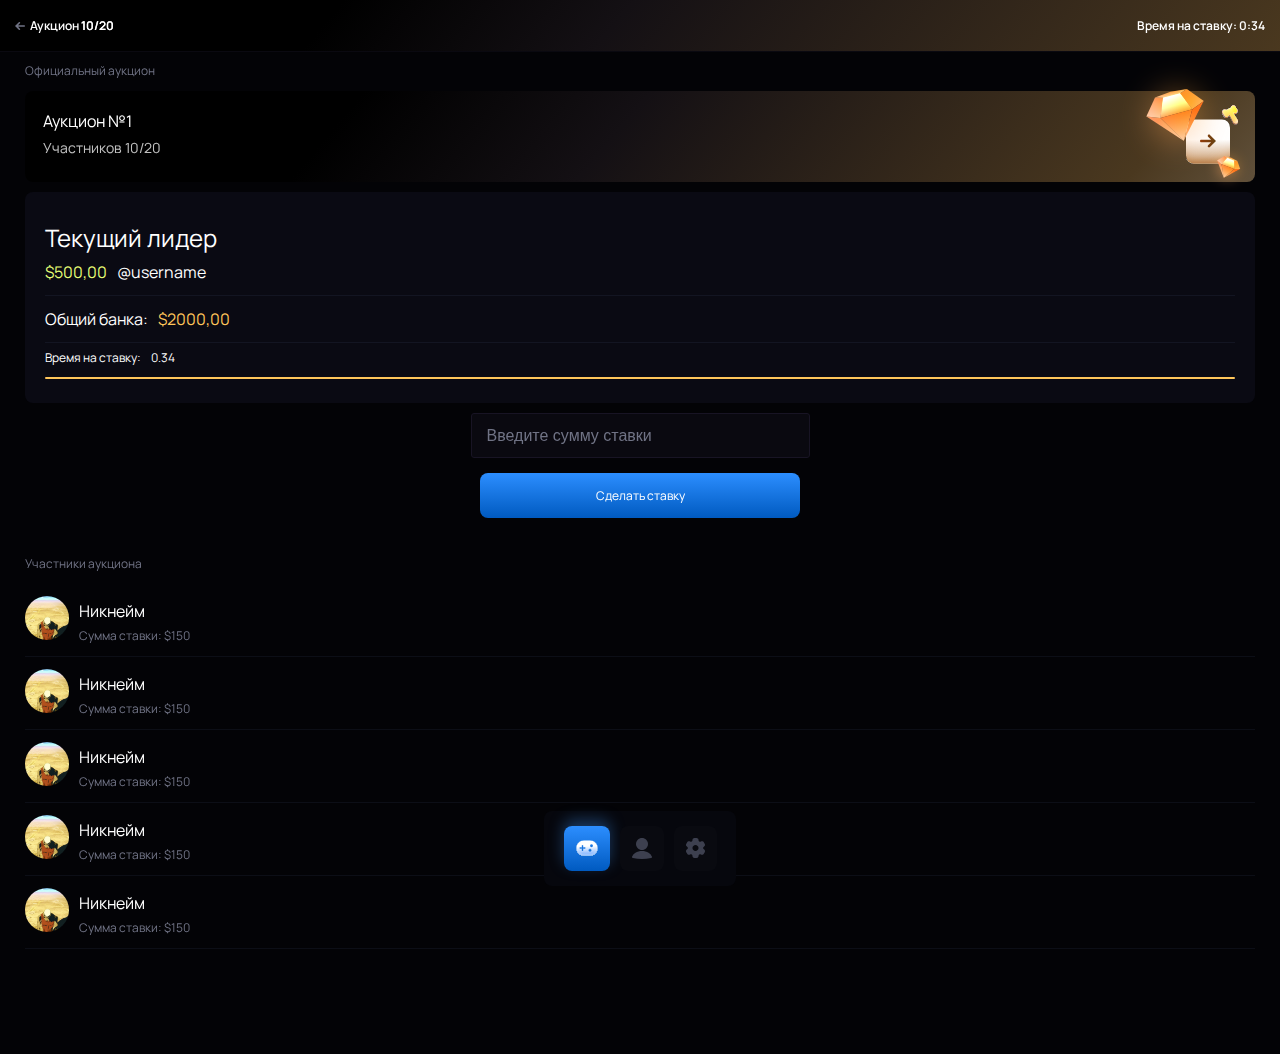
<file: auction_game.html>
<!DOCTYPE html>
<html lang="en">
<head>
    <meta charset="UTF-8">
    <meta name="viewport" content="width=device-width, initial-scale=1.0">
    <link rel="stylesheet" href="assets/auction_game.css">
    <script src="https://cdnjs.cloudflare.com/ajax/libs/jquery/3.3.1/jquery.min.js"></script>
    <link href="https://fonts.googleapis.com/css2?family=Manrope:wght@200..800&family=Montserrat:ital,wght@0,100..900;1,100..900&display=swap" rel="stylesheet">
    <title>Document</title>
</head>
<body>
    <!-- <header>
        <div class="header_position"> -->
            <div class="status_bar">
                <a href="auction.html" class="no_hook">
                    <div class="back_button">
                        <svg width="10" height="8" viewBox="0 0 10 8" fill="none" xmlns="http://www.w3.org/2000/svg">
                            <path d="M-1.74847e-07 3.99998L3.79169 7.76571C3.86648 7.83999 3.95527 7.89891 4.05298 7.93911C4.1507 7.97931 4.25544 8 4.36121 8C4.46697 8 4.57171 7.97931 4.66943 7.93911C4.76714 7.89891 4.85593 7.83999 4.93072 7.76571C5.00551 7.69143 5.06484 7.60325 5.10532 7.5062C5.14579 7.40915 5.16663 7.30514 5.16663 7.20009C5.16663 7.09505 5.14579 6.99103 5.10532 6.89398C5.06484 6.79693 5.00551 6.70875 4.93072 6.63447L3.08361 4.8L9.19446 4.8C9.4081 4.8 9.61299 4.71571 9.76406 4.56568C9.91513 4.41565 10 4.21216 10 3.99997C10 3.78779 9.91513 3.5843 9.76406 3.43427C9.61299 3.28423 9.4081 3.19995 9.19446 3.19995L3.08361 3.19995L4.93072 1.36548C5.00579 1.29135 5.06536 1.20322 5.10601 1.10615C5.14665 1.00908 5.16758 0.904989 5.16758 0.799858C5.16758 0.694728 5.14665 0.590635 5.10601 0.493565C5.06536 0.396495 5.00579 0.308362 4.93072 0.234237C4.77966 0.084255 4.57481 2.76866e-07 4.3612 2.86203e-07C4.1476 2.9554e-07 3.94275 0.084255 3.79169 0.234237L-1.74847e-07 3.99998Z" fill="#707385"/>
                        </svg>            
                        <p>Аукцион <span class="people_to_game">10/20</span></p>
                    </div>
                </a>
                <!-- <a href="/" class="no_hook" onclick="show()"> -->
                    <div class="create_game">
                        <p>Время на ставку: <span>0:34</span></p>
                    </div>
                <!-- </a> -->
            </div>
        <!-- </div> -->
    <!-- </header> -->
    <div class="position_class">
        <div class="background_games">
            <div class="background_list">
                <p class="offical_title">Официальный аукцион</p>
                <div class="games_list">
                    <div class="type_game auction_content">
                        <div class="auction_content_about">
                            <p class="title_type_game">Аукцион №1</p>
                            <p class="quantity">Участников <span>10/20</span></p>
                        </div>
                        <div class="auction_iamge">
                            <svg width="133" height="134" viewBox="0 0 133 134" fill="none" xmlns="http://www.w3.org/2000/svg">
                                <g filter="url(#filter0_ii_98_79)">
                                <path d="M104.477 52.8538C104.221 52.9755 104.23 52.2853 103.862 52.7877C103.678 52.9949 103.489 53.8004 103.406 54.0615C103.323 54.3226 103.297 54.5987 103.328 54.874C103.358 55.1492 103.446 55.4183 103.586 55.6657L105.288 58.6803C105.532 59.1132 105.923 59.4595 106.396 59.661C106.869 59.8625 107.394 59.907 107.884 59.7868C108.373 59.6667 108.797 59.3893 109.084 59.0013C109.292 58.7208 109.418 58.3949 109.456 58.0538C109.482 57.8162 109.603 57.5884 109.819 57.4859V57.4859C110.103 57.3509 110.443 57.4722 110.578 57.7568L113.939 64.8539C114.081 65.1522 114.285 65.4223 114.538 65.6474C114.792 65.8725 115.09 66.0478 115.413 66.1623C115.737 66.2768 116.08 66.328 116.42 66.3129C116.76 66.2978 117.09 66.2166 117.39 66.0744C117.689 65.9321 117.952 65.7319 118.162 65.4862C118.372 65.2405 118.524 64.9545 118.609 64.6461C118.694 64.3377 118.99 63.6107 118.936 63.2908C118.882 62.971 118.48 63.0651 118.296 62.7869L113.95 56.218C113.766 55.94 113.871 55.5636 114.172 55.4209V55.4209C114.358 55.3327 114.576 55.3613 114.755 55.463C115.1 55.6584 115.491 55.7668 115.89 55.7742C116.402 55.7837 116.894 55.6267 117.284 55.3294C117.673 55.0322 117.937 54.613 118.031 54.1423C118.246 53.4625 118.445 53.055 118.2 52.6221L116.096 49.7303C115.852 49.2974 115.46 48.9511 114.988 48.7496C114.515 48.5481 113.989 48.5036 113.5 48.6238C113.01 48.7439 112.586 49.0213 112.3 49.4093C112.125 49.6453 112.008 49.9134 111.953 50.1958C111.888 50.5264 111.722 50.8501 111.418 50.9945L107.353 52.9231C107.08 53.0526 106.762 53.0072 106.489 52.8758C106.249 52.7599 105.989 52.6841 105.722 52.6532C105.29 52.6034 104.858 52.6731 104.477 52.8538Z" fill="url(#paint0_radial_98_79)"/>
                                <path d="M104.477 52.8538C104.221 52.9755 104.23 52.2853 103.862 52.7877C103.678 52.9949 103.489 53.8004 103.406 54.0615C103.323 54.3226 103.297 54.5987 103.328 54.874C103.358 55.1492 103.446 55.4183 103.586 55.6657L105.288 58.6803C105.532 59.1132 105.923 59.4595 106.396 59.661C106.869 59.8625 107.394 59.907 107.884 59.7868C108.373 59.6667 108.797 59.3893 109.084 59.0013C109.292 58.7208 109.418 58.3949 109.456 58.0538C109.482 57.8162 109.603 57.5884 109.819 57.4859V57.4859C110.103 57.3509 110.443 57.4722 110.578 57.7568L113.939 64.8539C114.081 65.1522 114.285 65.4223 114.538 65.6474C114.792 65.8725 115.09 66.0478 115.413 66.1623C115.737 66.2768 116.08 66.328 116.42 66.3129C116.76 66.2978 117.09 66.2166 117.39 66.0744C117.689 65.9321 117.952 65.7319 118.162 65.4862C118.372 65.2405 118.524 64.9545 118.609 64.6461C118.694 64.3377 118.99 63.6107 118.936 63.2908C118.882 62.971 118.48 63.0651 118.296 62.7869L113.95 56.218C113.766 55.94 113.871 55.5636 114.172 55.4209V55.4209C114.358 55.3327 114.576 55.3613 114.755 55.463C115.1 55.6584 115.491 55.7668 115.89 55.7742C116.402 55.7837 116.894 55.6267 117.284 55.3294C117.673 55.0322 117.937 54.613 118.031 54.1423C118.246 53.4625 118.445 53.055 118.2 52.6221L116.096 49.7303C115.852 49.2974 115.46 48.9511 114.988 48.7496C114.515 48.5481 113.989 48.5036 113.5 48.6238C113.01 48.7439 112.586 49.0213 112.3 49.4093C112.125 49.6453 112.008 49.9134 111.953 50.1958C111.888 50.5264 111.722 50.8501 111.418 50.9945L107.353 52.9231C107.08 53.0526 106.762 53.0072 106.489 52.8758C106.249 52.7599 105.989 52.6841 105.722 52.6532C105.29 52.6034 104.858 52.6731 104.477 52.8538Z" fill="url(#paint1_linear_98_79)" fill-opacity="0.4" style="mix-blend-mode:overlay"/>
                                </g>
                                <path d="M104.52 52.9444L104.52 52.9444C104.883 52.7721 105.297 52.7052 105.711 52.7529C105.967 52.7825 106.216 52.8551 106.446 52.9662C106.735 53.1056 107.086 53.1607 107.396 53.0138L111.461 51.0852C111.806 50.9213 111.984 50.5604 112.051 50.215C112.103 49.9473 112.215 49.693 112.38 49.4689C112.653 49.1007 113.056 48.8361 113.524 48.7213C113.992 48.6064 114.495 48.6487 114.948 48.8419C115.401 49.0351 115.776 49.3667 116.009 49.7797L116.008 49.78L116.015 49.7894L118.115 52.6764C118.22 52.8647 118.232 53.0477 118.189 53.2708C118.158 53.4376 118.098 53.6178 118.026 53.8344C117.997 53.9207 117.967 54.0127 117.935 54.112L117.935 54.1118L117.932 54.1228C117.844 54.5689 117.594 54.9669 117.223 55.2496C116.852 55.5325 116.382 55.683 115.892 55.6738C115.51 55.6667 115.135 55.5629 114.805 55.3757C114.604 55.2619 114.352 55.2249 114.129 55.3302C113.773 55.4991 113.648 55.9445 113.866 56.2734L118.212 62.8423C118.212 62.8423 118.212 62.8423 118.212 62.8423C118.315 62.9971 118.474 63.0578 118.592 63.1028C118.605 63.1076 118.617 63.1122 118.628 63.1167C118.693 63.1422 118.74 63.1642 118.775 63.1931C118.805 63.2187 118.828 63.2517 118.837 63.3075C118.848 63.3699 118.842 63.4614 118.821 63.5762C118.801 63.6889 118.767 63.8154 118.729 63.944C118.69 64.0724 118.647 64.2007 118.609 64.3175L118.608 64.3202C118.569 64.4346 118.534 64.5398 118.512 64.6194C118.431 64.9135 118.286 65.1863 118.086 65.421C117.885 65.6557 117.634 65.8473 117.347 65.9837C117.059 66.12 116.742 66.1981 116.415 66.2126C116.088 66.2272 115.759 66.1779 115.447 66.0676C115.135 65.9574 114.849 65.7887 114.605 65.5723C114.361 65.3559 114.165 65.0966 114.03 64.8108L110.669 57.7138C110.51 57.3792 110.11 57.2365 109.776 57.3952C109.519 57.517 109.385 57.7823 109.356 58.0428C109.32 58.3664 109.2 58.6755 109.003 58.9416C108.731 59.3099 108.328 59.5745 107.86 59.6893C107.392 59.8042 106.889 59.7619 106.436 59.5687C105.982 59.3755 105.608 59.0439 105.375 58.6309L105.375 58.6309L103.673 55.6164C103.54 55.3804 103.457 55.1243 103.427 54.8628C103.398 54.6013 103.423 54.3394 103.502 54.0918C103.521 54.0328 103.544 53.9475 103.572 53.8505C103.575 53.8367 103.579 53.8227 103.583 53.8085C103.616 53.6931 103.652 53.5626 103.692 53.4341C103.732 53.3054 103.775 53.1804 103.818 53.0757C103.862 52.9681 103.903 52.8926 103.937 52.8543L103.938 52.8546L103.943 52.847C103.987 52.7879 104.021 52.7507 104.048 52.7285C104.075 52.7061 104.089 52.703 104.092 52.7026C104.092 52.7025 104.092 52.7025 104.092 52.7025C104.092 52.7024 104.092 52.7018 104.097 52.7049C104.105 52.7098 104.117 52.7203 104.133 52.7407C104.145 52.7557 104.156 52.7712 104.169 52.7894C104.174 52.7966 104.179 52.8043 104.185 52.8125C104.204 52.8387 104.227 52.8697 104.255 52.8962C104.282 52.9229 104.319 52.9506 104.368 52.9627C104.419 52.9753 104.47 52.9681 104.52 52.9444Z" stroke="url(#paint2_linear_98_79)" stroke-width="0.200752" style="mix-blend-mode:overlay"/>
                                <g filter="url(#filter1_ii_98_79)">
                                <path d="M104.757 51.9713C104.501 52.0931 104.274 52.2624 104.09 52.4697C103.906 52.6769 103.769 52.918 103.686 53.1791C103.604 53.4402 103.577 53.7163 103.608 53.9915C103.639 54.2668 103.726 54.5358 103.866 54.7833L105.568 57.7978C105.812 58.2307 106.204 58.5771 106.676 58.7786C107.149 58.9801 107.675 59.0245 108.164 58.9044C108.654 58.7842 109.077 58.5069 109.364 58.1189C109.572 57.8384 109.698 57.5125 109.736 57.1713C109.762 56.9337 109.883 56.7059 110.099 56.6035V56.6035C110.383 56.4685 110.723 56.5898 110.858 56.8743L114.219 63.9714C114.361 64.2698 114.565 64.5399 114.818 64.765C115.072 64.9901 115.37 65.1653 115.694 65.2798C116.017 65.3943 116.36 65.4456 116.7 65.4305C117.04 65.4154 117.37 65.3342 117.67 65.1919C117.97 65.0497 118.233 64.8495 118.442 64.6038C118.652 64.358 118.804 64.0721 118.889 63.7637C118.974 63.4553 118.99 63.131 118.937 62.8112C118.883 62.4913 118.76 62.1827 118.576 61.9045L114.23 55.3356C114.046 55.0576 114.151 54.6812 114.452 54.5385V54.5385C114.639 54.4503 114.856 54.4789 115.035 54.5806C115.38 54.7759 115.771 54.8843 116.17 54.8918C116.682 54.9013 117.174 54.7442 117.564 54.447C117.954 54.1498 118.218 53.7306 118.311 53.2599C118.405 52.7893 118.322 52.2959 118.077 51.863L116.376 48.8479C116.132 48.415 115.741 48.0687 115.268 47.8672C114.795 47.6656 114.27 47.6212 113.78 47.7414C113.291 47.8615 112.867 48.1389 112.58 48.5268C112.405 48.7628 112.288 49.031 112.233 49.3134C112.168 49.644 112.002 49.9677 111.698 50.1121L107.633 52.0407C107.36 52.1702 107.042 52.1248 106.77 51.9934C106.529 51.8775 106.27 51.8016 106.002 51.7708C105.571 51.721 105.138 51.7907 104.757 51.9713Z" fill="url(#paint3_radial_98_79)"/>
                                <path d="M104.757 51.9713C104.501 52.0931 104.274 52.2624 104.09 52.4697C103.906 52.6769 103.769 52.918 103.686 53.1791C103.604 53.4402 103.577 53.7163 103.608 53.9915C103.639 54.2668 103.726 54.5358 103.866 54.7833L105.568 57.7978C105.812 58.2307 106.204 58.5771 106.676 58.7786C107.149 58.9801 107.675 59.0245 108.164 58.9044C108.654 58.7842 109.077 58.5069 109.364 58.1189C109.572 57.8384 109.698 57.5125 109.736 57.1713C109.762 56.9337 109.883 56.7059 110.099 56.6035V56.6035C110.383 56.4685 110.723 56.5898 110.858 56.8743L114.219 63.9714C114.361 64.2698 114.565 64.5399 114.818 64.765C115.072 64.9901 115.37 65.1653 115.694 65.2798C116.017 65.3943 116.36 65.4456 116.7 65.4305C117.04 65.4154 117.37 65.3342 117.67 65.1919C117.97 65.0497 118.233 64.8495 118.442 64.6038C118.652 64.358 118.804 64.0721 118.889 63.7637C118.974 63.4553 118.99 63.131 118.937 62.8112C118.883 62.4913 118.76 62.1827 118.576 61.9045L114.23 55.3356C114.046 55.0576 114.151 54.6812 114.452 54.5385V54.5385C114.639 54.4503 114.856 54.4789 115.035 54.5806C115.38 54.7759 115.771 54.8843 116.17 54.8918C116.682 54.9013 117.174 54.7442 117.564 54.447C117.954 54.1498 118.218 53.7306 118.311 53.2599C118.405 52.7893 118.322 52.2959 118.077 51.863L116.376 48.8479C116.132 48.415 115.741 48.0687 115.268 47.8672C114.795 47.6656 114.27 47.6212 113.78 47.7414C113.291 47.8615 112.867 48.1389 112.58 48.5268C112.405 48.7628 112.288 49.031 112.233 49.3134C112.168 49.644 112.002 49.9677 111.698 50.1121L107.633 52.0407C107.36 52.1702 107.042 52.1248 106.77 51.9934C106.529 51.8775 106.27 51.8016 106.002 51.7708C105.571 51.721 105.138 51.7907 104.757 51.9713Z" fill="url(#paint4_linear_98_79)" fill-opacity="0.4" style="mix-blend-mode:overlay"/>
                                </g>
                                <path d="M104.8 52.062L104.801 52.062C105.163 51.8897 105.577 51.8227 105.991 51.8705C106.247 51.9 106.496 51.9727 106.726 52.0838C107.015 52.2232 107.366 52.2783 107.676 52.1313L111.741 50.2028C112.087 50.0388 112.264 49.6779 112.331 49.3326C112.384 49.0649 112.495 48.8105 112.661 48.5865C112.933 48.2183 113.336 47.9537 113.804 47.8388C114.272 47.724 114.775 47.7663 115.228 47.9595C115.682 48.1527 116.056 48.4843 116.289 48.8972L117.99 51.9123L117.99 51.9124C118.223 52.3253 118.301 52.7942 118.213 53.2404C118.124 53.6864 117.874 54.0844 117.503 54.3672C117.132 54.6501 116.662 54.8005 116.172 54.7914C115.79 54.7843 115.415 54.6804 115.085 54.4933C114.884 54.3795 114.632 54.3424 114.409 54.4478C114.053 54.6166 113.929 55.0621 114.146 55.391L118.492 61.9598C118.492 61.9598 118.492 61.9599 118.492 61.9599C118.669 62.2267 118.786 62.5222 118.838 62.8279C118.889 63.1335 118.874 63.4429 118.793 63.737C118.712 64.0311 118.566 64.3039 118.366 64.5386C118.166 64.7733 117.914 64.9649 117.627 65.1012C117.339 65.2376 117.022 65.3157 116.695 65.3302C116.368 65.3448 116.039 65.2954 115.727 65.1852C115.416 65.075 115.129 64.9063 114.885 64.6899C114.641 64.4735 114.446 64.2142 114.31 63.9285C114.31 63.9285 114.31 63.9284 114.31 63.9284L110.949 56.8314C110.79 56.4967 110.39 56.3541 110.056 56.5128C109.799 56.6346 109.665 56.8999 109.636 57.1604C109.601 57.4839 109.48 57.793 109.284 58.0592C109.011 58.4275 108.608 58.6921 108.14 58.8069C107.672 58.9218 107.169 58.8794 106.716 58.6862C106.263 58.4931 105.888 58.1615 105.655 57.7485L105.655 57.7485L103.953 54.7339C103.82 54.4979 103.737 54.2418 103.707 53.9804C103.678 53.7189 103.704 53.457 103.782 53.2094C103.861 52.9618 103.991 52.7331 104.165 52.5363C104.34 52.3394 104.556 52.1782 104.8 52.062Z" stroke="url(#paint5_linear_98_79)" stroke-width="0.200752" style="mix-blend-mode:overlay"/>
                                <g filter="url(#filter2_ii_98_79)">
                                <rect x="67" y="61.5" width="44" height="44" rx="8" fill="url(#paint6_linear_98_79)"/>
                                <g filter="url(#filter3_ii_98_79)">
                                <path d="M97 83L90.9333 76.8807C90.8136 76.76 90.6716 76.6643 90.5152 76.5989C90.3589 76.5336 90.1913 76.5 90.0221 76.5C89.8528 76.5 89.6853 76.5336 89.5289 76.5989C89.3726 76.6643 89.2305 76.76 89.1108 76.8807C88.9912 77.0014 88.8963 77.1447 88.8315 77.3024C88.7667 77.4601 88.7334 77.6292 88.7334 77.7999C88.7334 77.9706 88.7667 78.1396 88.8315 78.2973C88.8963 78.455 88.9912 78.5983 89.1108 78.719L92.0662 81.7L82.2889 81.7C81.947 81.7 81.6192 81.837 81.3775 82.0808C81.1358 82.3246 81 82.6552 81 83C81 83.3448 81.1358 83.6755 81.3775 83.9193C81.6192 84.1631 81.947 84.3001 82.2889 84.3001L92.0662 84.3001L89.1108 87.2811C88.9907 87.4015 88.8954 87.5448 88.8304 87.7025C88.7654 87.8602 88.7319 88.0294 88.7319 88.2002C88.7319 88.3711 88.7654 88.5402 88.8304 88.698C88.8954 88.8557 88.9907 88.9989 89.1108 89.1194C89.3525 89.3631 89.6803 89.5 90.0221 89.5C90.3638 89.5 90.6916 89.3631 90.9333 89.1194L97 83Z" fill="url(#paint7_linear_98_79)"/>
                                </g>
                                </g>
                                <g opacity="0.4" filter="url(#filter4_f_98_79)">
                                <circle cx="58.1722" cy="58.5765" r="25.7785" transform="rotate(-15 58.1722 58.5765)" fill="url(#paint8_radial_98_79)"/>
                                </g>
                                <path d="M35.9999 39.5877L27.3993 58.4968L41.4393 59.8879L44.011 39.7314L35.9999 39.5877Z" fill="url(#paint9_radial_98_79)"/>
                                <path d="M44.011 39.7314L41.4393 59.8879L73.3188 51.3458L61.0134 35.1756L44.011 39.7314Z" fill="url(#paint10_radial_98_79)"/>
                                <path d="M41.4393 59.8879L64.6794 82.8618L73.3188 51.3458L41.4393 59.8879Z" fill="url(#paint11_radial_98_79)"/>
                                <path d="M27.3993 58.4968L64.6794 82.8618L41.4393 59.8879L27.3993 58.4968Z" fill="url(#paint12_radial_98_79)"/>
                                <path d="M64.6794 82.8618L84.7824 43.121L73.3188 51.3458L64.6794 82.8618Z" fill="url(#paint13_radial_98_79)"/>
                                <path d="M84.7824 43.121L67.8794 31.0456L61.0134 35.1756L73.3188 51.3458L84.7824 43.121Z" fill="url(#paint14_radial_98_79)"/>
                                <path d="M35.9999 39.5877L44.011 39.7314L61.0134 35.1756L67.8794 31.0456L51.5001 33.6763L35.9999 39.5877Z" fill="url(#paint15_radial_98_79)"/>
                                <path d="M35.9999 39.5877L27.3993 58.4968L41.4393 59.8879L44.011 39.7314L35.9999 39.5877Z" fill="url(#paint16_linear_98_79)" style="mix-blend-mode:soft-light"/>
                                <path d="M44.011 39.7314L41.4393 59.8879L73.3188 51.3458L61.0134 35.1756L44.011 39.7314Z" fill="url(#paint17_linear_98_79)" style="mix-blend-mode:plus-lighter"/>
                                <path d="M41.4393 59.8879L64.6794 82.8618L73.3188 51.3458L41.4393 59.8879Z" fill="url(#paint18_linear_98_79)" style="mix-blend-mode:overlay"/>
                                <path d="M27.3993 58.4968L64.6794 82.8618L41.4393 59.8879L27.3993 58.4968Z" fill="url(#paint19_linear_98_79)" style="mix-blend-mode:soft-light"/>
                                <path d="M64.6794 82.8618L84.7824 43.121L73.3188 51.3458L64.6794 82.8618Z" fill="url(#paint20_linear_98_79)" style="mix-blend-mode:overlay"/>
                                <path d="M84.7824 43.121L67.8794 31.0456L61.0134 35.1756L73.3188 51.3458L84.7824 43.121Z" fill="url(#paint21_linear_98_79)" style="mix-blend-mode:soft-light"/>
                                <path d="M35.9999 39.5877L44.011 39.7314L61.0134 35.1756L67.8794 31.0456L51.5001 33.6763L35.9999 39.5877Z" fill="url(#paint22_linear_98_79)" style="mix-blend-mode:soft-light"/>
                                <g opacity="0.4" filter="url(#filter5_f_98_79)">
                                <circle cx="108.485" cy="109.859" r="10.6983" transform="rotate(20.4921 108.485 109.859)" fill="url(#paint23_radial_98_79)"/>
                                </g>
                                <path d="M105.568 98.1L98.1057 102.417L102.515 106.27L108.24 100.079L105.568 98.1Z" fill="url(#paint24_radial_98_79)"/>
                                <path d="M108.24 100.079L102.515 106.27L115.345 111.065L115.083 102.636L108.24 100.079Z" fill="url(#paint25_radial_98_79)"/>
                                <path d="M102.515 106.27L104.832 119.633L115.345 111.065L102.515 106.27Z" fill="url(#paint26_radial_98_79)"/>
                                <path d="M98.1057 102.417L104.832 119.633L102.515 106.27L98.1057 102.417Z" fill="url(#paint27_radial_98_79)"/>
                                <path d="M104.832 119.633L121.2 111.048L115.345 111.065L104.832 119.633Z" fill="url(#paint28_radial_98_79)"/>
                                <path d="M121.2 111.048L118.398 102.895L115.083 102.636L115.345 111.065L121.2 111.048Z" fill="url(#paint29_radial_98_79)"/>
                                <path d="M105.568 98.1L108.24 100.079L115.083 102.636L118.398 102.895L112.23 99.8373L105.568 98.1Z" fill="url(#paint30_radial_98_79)"/>
                                <path d="M105.568 98.1L98.1057 102.417L102.515 106.27L108.24 100.079L105.568 98.1Z" fill="url(#paint31_linear_98_79)" style="mix-blend-mode:soft-light"/>
                                <path d="M108.24 100.079L102.515 106.27L115.345 111.065L115.083 102.636L108.24 100.079Z" fill="url(#paint32_linear_98_79)" style="mix-blend-mode:plus-lighter"/>
                                <path d="M102.515 106.27L104.832 119.633L115.345 111.065L102.515 106.27Z" fill="url(#paint33_linear_98_79)" style="mix-blend-mode:overlay"/>
                                <path d="M98.1057 102.417L104.832 119.633L102.515 106.27L98.1057 102.417Z" fill="url(#paint34_linear_98_79)" style="mix-blend-mode:soft-light"/>
                                <path d="M104.832 119.633L121.2 111.048L115.345 111.065L104.832 119.633Z" fill="url(#paint35_linear_98_79)" style="mix-blend-mode:overlay"/>
                                <path d="M121.2 111.048L118.398 102.895L115.083 102.636L115.345 111.065L121.2 111.048Z" fill="url(#paint36_linear_98_79)" style="mix-blend-mode:soft-light"/>
                                <path d="M105.568 98.1L108.24 100.079L115.083 102.636L118.398 102.895L112.23 99.8373L105.568 98.1Z" fill="url(#paint37_linear_98_79)" style="mix-blend-mode:soft-light"/>
                                <defs>
                                <filter id="filter0_ii_98_79" x="103.315" y="39.7082" width="15.6279" height="35.7169" filterUnits="userSpaceOnUse" color-interpolation-filters="sRGB">
                                <feFlood flood-opacity="0" result="BackgroundImageFix"/>
                                <feBlend mode="normal" in="SourceGraphic" in2="BackgroundImageFix" result="shape"/>
                                <feColorMatrix in="SourceAlpha" type="matrix" values="0 0 0 0 0 0 0 0 0 0 0 0 0 0 0 0 0 0 127 0" result="hardAlpha"/>
                                <feOffset dy="-8.84938"/>
                                <feGaussianBlur stdDeviation="10.6398"/>
                                <feComposite in2="hardAlpha" operator="arithmetic" k2="-1" k3="1"/>
                                <feColorMatrix type="matrix" values="0 0 0 0 0 0 0 0 0 0 0 0 0 0 0 0 0 0 0.45 0"/>
                                <feBlend mode="overlay" in2="shape" result="effect1_innerShadow_98_79"/>
                                <feColorMatrix in="SourceAlpha" type="matrix" values="0 0 0 0 0 0 0 0 0 0 0 0 0 0 0 0 0 0 127 0" result="hardAlpha"/>
                                <feOffset dy="9.10966"/>
                                <feGaussianBlur stdDeviation="5.60895"/>
                                <feComposite in2="hardAlpha" operator="arithmetic" k2="-1" k3="1"/>
                                <feColorMatrix type="matrix" values="0 0 0 0 1 0 0 0 0 1 0 0 0 0 1 0 0 0 1 0"/>
                                <feBlend mode="overlay" in2="effect1_innerShadow_98_79" result="effect2_innerShadow_98_79"/>
                                </filter>
                                <filter id="filter1_ii_98_79" x="103.595" y="38.8259" width="15.3726" height="35.7169" filterUnits="userSpaceOnUse" color-interpolation-filters="sRGB">
                                <feFlood flood-opacity="0" result="BackgroundImageFix"/>
                                <feBlend mode="normal" in="SourceGraphic" in2="BackgroundImageFix" result="shape"/>
                                <feColorMatrix in="SourceAlpha" type="matrix" values="0 0 0 0 0 0 0 0 0 0 0 0 0 0 0 0 0 0 127 0" result="hardAlpha"/>
                                <feOffset dy="-8.84938"/>
                                <feGaussianBlur stdDeviation="10.6398"/>
                                <feComposite in2="hardAlpha" operator="arithmetic" k2="-1" k3="1"/>
                                <feColorMatrix type="matrix" values="0 0 0 0 0 0 0 0 0 0 0 0 0 0 0 0 0 0 0.45 0"/>
                                <feBlend mode="overlay" in2="shape" result="effect1_innerShadow_98_79"/>
                                <feColorMatrix in="SourceAlpha" type="matrix" values="0 0 0 0 0 0 0 0 0 0 0 0 0 0 0 0 0 0 127 0" result="hardAlpha"/>
                                <feOffset dy="9.10966"/>
                                <feGaussianBlur stdDeviation="5.60895"/>
                                <feComposite in2="hardAlpha" operator="arithmetic" k2="-1" k3="1"/>
                                <feColorMatrix type="matrix" values="0 0 0 0 1 0 0 0 0 1 0 0 0 0 1 0 0 0 1 0"/>
                                <feBlend mode="overlay" in2="effect1_innerShadow_98_79" result="effect2_innerShadow_98_79"/>
                                </filter>
                                <filter id="filter2_ii_98_79" x="67" y="56.5" width="44" height="49" filterUnits="userSpaceOnUse" color-interpolation-filters="sRGB">
                                <feFlood flood-opacity="0" result="BackgroundImageFix"/>
                                <feBlend mode="normal" in="SourceGraphic" in2="BackgroundImageFix" result="shape"/>
                                <feColorMatrix in="SourceAlpha" type="matrix" values="0 0 0 0 0 0 0 0 0 0 0 0 0 0 0 0 0 0 127 0" result="hardAlpha"/>
                                <feOffset dy="-5"/>
                                <feGaussianBlur stdDeviation="4.45"/>
                                <feComposite in2="hardAlpha" operator="arithmetic" k2="-1" k3="1"/>
                                <feColorMatrix type="matrix" values="0 0 0 0 0 0 0 0 0 0 0 0 0 0 0 0 0 0 0.36 0"/>
                                <feBlend mode="overlay" in2="shape" result="effect1_innerShadow_98_79"/>
                                <feColorMatrix in="SourceAlpha" type="matrix" values="0 0 0 0 0 0 0 0 0 0 0 0 0 0 0 0 0 0 127 0" result="hardAlpha"/>
                                <feOffset dy="-1"/>
                                <feGaussianBlur stdDeviation="0.65"/>
                                <feComposite in2="hardAlpha" operator="arithmetic" k2="-1" k3="1"/>
                                <feColorMatrix type="matrix" values="0 0 0 0 1 0 0 0 0 1 0 0 0 0 1 0 0 0 0.49 0"/>
                                <feBlend mode="overlay" in2="effect1_innerShadow_98_79" result="effect2_innerShadow_98_79"/>
                                </filter>
                                <filter id="filter3_ii_98_79" x="81" y="76.5" width="16" height="13" filterUnits="userSpaceOnUse" color-interpolation-filters="sRGB">
                                <feFlood flood-opacity="0" result="BackgroundImageFix"/>
                                <feBlend mode="normal" in="SourceGraphic" in2="BackgroundImageFix" result="shape"/>
                                <feColorMatrix in="SourceAlpha" type="matrix" values="0 0 0 0 0 0 0 0 0 0 0 0 0 0 0 0 0 0 127 0" result="hardAlpha"/>
                                <feOffset/>
                                <feGaussianBlur stdDeviation="0.55"/>
                                <feComposite in2="hardAlpha" operator="arithmetic" k2="-1" k3="1"/>
                                <feColorMatrix type="matrix" values="0 0 0 0 0 0 0 0 0 0 0 0 0 0 0 0 0 0 0.78 0"/>
                                <feBlend mode="overlay" in2="shape" result="effect1_innerShadow_98_79"/>
                                <feColorMatrix in="SourceAlpha" type="matrix" values="0 0 0 0 0 0 0 0 0 0 0 0 0 0 0 0 0 0 127 0" result="hardAlpha"/>
                                <feOffset/>
                                <feGaussianBlur stdDeviation="0.45"/>
                                <feComposite in2="hardAlpha" operator="arithmetic" k2="-1" k3="1"/>
                                <feColorMatrix type="matrix" values="0 0 0 0 1 0 0 0 0 1 0 0 0 0 1 0 0 0 0.49 0"/>
                                <feBlend mode="overlay" in2="effect1_innerShadow_98_79" result="effect2_innerShadow_98_79"/>
                                </filter>
                                <filter id="filter4_f_98_79" x="0.561838" y="0.966135" width="115.221" height="115.221" filterUnits="userSpaceOnUse" color-interpolation-filters="sRGB">
                                <feFlood flood-opacity="0" result="BackgroundImageFix"/>
                                <feBlend mode="normal" in="SourceGraphic" in2="BackgroundImageFix" result="shape"/>
                                <feGaussianBlur stdDeviation="15.9127" result="effect1_foregroundBlur_98_79"/>
                                </filter>
                                <filter id="filter5_f_98_79" x="84.5754" y="85.9497" width="47.8179" height="47.818" filterUnits="userSpaceOnUse" color-interpolation-filters="sRGB">
                                <feFlood flood-opacity="0" result="BackgroundImageFix"/>
                                <feBlend mode="normal" in="SourceGraphic" in2="BackgroundImageFix" result="shape"/>
                                <feGaussianBlur stdDeviation="6.60389" result="effect1_foregroundBlur_98_79"/>
                                </filter>
                                <radialGradient id="paint0_radial_98_79" cx="0" cy="0" r="1" gradientUnits="userSpaceOnUse" gradientTransform="translate(116.358 54.0858) rotate(146.123) scale(12.1574 10.4784)">
                                <stop offset="0.169422" stop-color="#AE6601"/>
                                <stop offset="1" stop-color="#975C37"/>
                                </radialGradient>
                                <linearGradient id="paint1_linear_98_79" x1="109.043" y1="59.8086" x2="118.563" y2="55.1219" gradientUnits="userSpaceOnUse">
                                <stop stop-color="white" stop-opacity="0"/>
                                <stop offset="0.58324" stop-color="white"/>
                                <stop offset="1" stop-color="white" stop-opacity="0"/>
                                </linearGradient>
                                <linearGradient id="paint2_linear_98_79" x1="110.594" y1="50.5856" x2="118.438" y2="69.4343" gradientUnits="userSpaceOnUse">
                                <stop stop-color="white"/>
                                <stop offset="1" stop-color="#999999" stop-opacity="0"/>
                                </linearGradient>
                                <radialGradient id="paint3_radial_98_79" cx="0" cy="0" r="1" gradientUnits="userSpaceOnUse" gradientTransform="translate(116.638 53.2034) rotate(146.123) scale(12.1574 10.4784)">
                                <stop offset="0.169422" stop-color="#FFA82F"/>
                                <stop offset="1" stop-color="#FFAA75"/>
                                </radialGradient>
                                <linearGradient id="paint4_linear_98_79" x1="109.323" y1="58.9262" x2="118.843" y2="54.2395" gradientUnits="userSpaceOnUse">
                                <stop stop-color="white" stop-opacity="0"/>
                                <stop offset="0.58324" stop-color="white"/>
                                <stop offset="1" stop-color="white" stop-opacity="0"/>
                                </linearGradient>
                                <linearGradient id="paint5_linear_98_79" x1="114.455" y1="56.2326" x2="120.19" y2="72.0031" gradientUnits="userSpaceOnUse">
                                <stop stop-color="white"/>
                                <stop offset="1" stop-color="#999999" stop-opacity="0"/>
                                </linearGradient>
                                <linearGradient id="paint6_linear_98_79" x1="89" y1="81.5" x2="89" y2="111.5" gradientUnits="userSpaceOnUse">
                                <stop stop-color="white"/>
                                <stop offset="1" stop-color="#BB834C"/>
                                </linearGradient>
                                <linearGradient id="paint7_linear_98_79" x1="97" y1="83" x2="81" y2="83" gradientUnits="userSpaceOnUse">
                                <stop stop-color="#634112"/>
                                <stop offset="1" stop-color="#883102"/>
                                </linearGradient>
                                <radialGradient id="paint8_radial_98_79" cx="0" cy="0" r="1" gradientUnits="userSpaceOnUse" gradientTransform="translate(68.3932 47.448) rotate(126.572) scale(37.0411 31.3493)">
                                <stop offset="0.169422" stop-color="#FFA82F"/>
                                <stop offset="1" stop-color="#FFAA75"/>
                                </radialGradient>
                                <radialGradient id="paint9_radial_98_79" cx="0" cy="0" r="1" gradientUnits="userSpaceOnUse" gradientTransform="translate(66.621 44.6044) rotate(115.878) scale(38.8581 34.0084)">
                                <stop offset="0.169422" stop-color="#FFA82F"/>
                                <stop offset="1" stop-color="#FFAA75"/>
                                </radialGradient>
                                <radialGradient id="paint10_radial_98_79" cx="0" cy="0" r="1" gradientUnits="userSpaceOnUse" gradientTransform="translate(66.621 44.6044) rotate(115.878) scale(38.8581 34.0084)">
                                <stop offset="0.169422" stop-color="#FFA82F"/>
                                <stop offset="1" stop-color="#FFAA75"/>
                                </radialGradient>
                                <radialGradient id="paint11_radial_98_79" cx="0" cy="0" r="1" gradientUnits="userSpaceOnUse" gradientTransform="translate(66.621 44.6044) rotate(115.878) scale(38.8581 34.0084)">
                                <stop offset="0.169422" stop-color="#FFA82F"/>
                                <stop offset="1" stop-color="#FFAA75"/>
                                </radialGradient>
                                <radialGradient id="paint12_radial_98_79" cx="0" cy="0" r="1" gradientUnits="userSpaceOnUse" gradientTransform="translate(66.621 44.6044) rotate(115.878) scale(38.8581 34.0084)">
                                <stop offset="0.169422" stop-color="#FFA82F"/>
                                <stop offset="1" stop-color="#FFAA75"/>
                                </radialGradient>
                                <radialGradient id="paint13_radial_98_79" cx="0" cy="0" r="1" gradientUnits="userSpaceOnUse" gradientTransform="translate(66.621 44.6044) rotate(115.878) scale(38.8581 34.0084)">
                                <stop offset="0.169422" stop-color="#FFA82F"/>
                                <stop offset="1" stop-color="#FFAA75"/>
                                </radialGradient>
                                <radialGradient id="paint14_radial_98_79" cx="0" cy="0" r="1" gradientUnits="userSpaceOnUse" gradientTransform="translate(66.621 44.6044) rotate(115.878) scale(38.8581 34.0084)">
                                <stop offset="0.169422" stop-color="#FFA82F"/>
                                <stop offset="1" stop-color="#FFAA75"/>
                                </radialGradient>
                                <radialGradient id="paint15_radial_98_79" cx="0" cy="0" r="1" gradientUnits="userSpaceOnUse" gradientTransform="translate(66.621 44.6044) rotate(115.878) scale(38.8581 34.0084)">
                                <stop offset="0.169422" stop-color="#FFA82F"/>
                                <stop offset="1" stop-color="#FFAA75"/>
                                </radialGradient>
                                <linearGradient id="paint16_linear_98_79" x1="43.9005" y1="39.7439" x2="41.1674" y2="59.7068" gradientUnits="userSpaceOnUse">
                                <stop stop-color="#494949"/>
                                <stop offset="1" stop-color="#E9E9E9"/>
                                </linearGradient>
                                <linearGradient id="paint17_linear_98_79" x1="52.3597" y1="36.8841" x2="57.3735" y2="55.5959" gradientUnits="userSpaceOnUse">
                                <stop stop-color="white" stop-opacity="0.8"/>
                                <stop offset="1" stop-color="white" stop-opacity="0"/>
                                </linearGradient>
                                <linearGradient id="paint18_linear_98_79" x1="57.3735" y1="55.5959" x2="64.6794" y2="82.8618" gradientUnits="userSpaceOnUse">
                                <stop stop-color="#4C4C4C"/>
                                <stop offset="1" stop-color="#B8B8B8"/>
                                </linearGradient>
                                <linearGradient id="paint19_linear_98_79" x1="41.4337" y1="59.867" x2="64.8031" y2="82.7354" gradientUnits="userSpaceOnUse">
                                <stop stop-color="#565656"/>
                                <stop offset="1" stop-color="#FAFAFA"/>
                                </linearGradient>
                                <linearGradient id="paint20_linear_98_79" x1="73.8907" y1="51.3994" x2="64.5438" y2="82.8215" gradientUnits="userSpaceOnUse">
                                <stop stop-color="#323232"/>
                                <stop offset="1" stop-color="#9A9A9A"/>
                                </linearGradient>
                                <linearGradient id="paint21_linear_98_79" x1="60.1863" y1="34.2139" x2="73.3882" y2="51.2669" gradientUnits="userSpaceOnUse">
                                <stop stop-color="#494949"/>
                                <stop offset="1" stop-color="#999999"/>
                                </linearGradient>
                                <linearGradient id="paint22_linear_98_79" x1="51.6534" y1="34.2482" x2="52.5029" y2="37.4187" gradientUnits="userSpaceOnUse">
                                <stop stop-color="#7C7C7C"/>
                                <stop offset="1" stop-color="white"/>
                                </linearGradient>
                                <radialGradient id="paint23_radial_98_79" cx="0" cy="0" r="1" gradientUnits="userSpaceOnUse" gradientTransform="translate(112.726 105.24) rotate(126.572) scale(15.3724 13.0102)">
                                <stop offset="0.169422" stop-color="#FFA82F"/>
                                <stop offset="1" stop-color="#FFAA75"/>
                                </radialGradient>
                                <radialGradient id="paint24_radial_98_79" cx="0" cy="0" r="1" gradientUnits="userSpaceOnUse" gradientTransform="translate(114.706 107.173) rotate(151.37) scale(16.1264 14.1138)">
                                <stop offset="0.169422" stop-color="#FFA82F"/>
                                <stop offset="1" stop-color="#FFAA75"/>
                                </radialGradient>
                                <radialGradient id="paint25_radial_98_79" cx="0" cy="0" r="1" gradientUnits="userSpaceOnUse" gradientTransform="translate(114.706 107.173) rotate(151.37) scale(16.1264 14.1138)">
                                <stop offset="0.169422" stop-color="#FFA82F"/>
                                <stop offset="1" stop-color="#FFAA75"/>
                                </radialGradient>
                                <radialGradient id="paint26_radial_98_79" cx="0" cy="0" r="1" gradientUnits="userSpaceOnUse" gradientTransform="translate(114.706 107.173) rotate(151.37) scale(16.1264 14.1138)">
                                <stop offset="0.169422" stop-color="#FFA82F"/>
                                <stop offset="1" stop-color="#FFAA75"/>
                                </radialGradient>
                                <radialGradient id="paint27_radial_98_79" cx="0" cy="0" r="1" gradientUnits="userSpaceOnUse" gradientTransform="translate(114.706 107.173) rotate(151.37) scale(16.1264 14.1138)">
                                <stop offset="0.169422" stop-color="#FFA82F"/>
                                <stop offset="1" stop-color="#FFAA75"/>
                                </radialGradient>
                                <radialGradient id="paint28_radial_98_79" cx="0" cy="0" r="1" gradientUnits="userSpaceOnUse" gradientTransform="translate(114.706 107.173) rotate(151.37) scale(16.1264 14.1138)">
                                <stop offset="0.169422" stop-color="#FFA82F"/>
                                <stop offset="1" stop-color="#FFAA75"/>
                                </radialGradient>
                                <radialGradient id="paint29_radial_98_79" cx="0" cy="0" r="1" gradientUnits="userSpaceOnUse" gradientTransform="translate(114.706 107.173) rotate(151.37) scale(16.1264 14.1138)">
                                <stop offset="0.169422" stop-color="#FFA82F"/>
                                <stop offset="1" stop-color="#FFAA75"/>
                                </radialGradient>
                                <radialGradient id="paint30_radial_98_79" cx="0" cy="0" r="1" gradientUnits="userSpaceOnUse" gradientTransform="translate(114.706 107.173) rotate(151.37) scale(16.1264 14.1138)">
                                <stop offset="0.169422" stop-color="#FFA82F"/>
                                <stop offset="1" stop-color="#FFAA75"/>
                                </radialGradient>
                                <linearGradient id="paint31_linear_98_79" x1="108.2" y1="100.056" x2="102.466" y2="106.143" gradientUnits="userSpaceOnUse">
                                <stop stop-color="#494949"/>
                                <stop offset="1" stop-color="#E9E9E9"/>
                                </linearGradient>
                                <linearGradient id="paint32_linear_98_79" x1="111.747" y1="101.128" x2="108.933" y2="108.659" gradientUnits="userSpaceOnUse">
                                <stop stop-color="white" stop-opacity="0.8"/>
                                <stop offset="1" stop-color="white" stop-opacity="0"/>
                                </linearGradient>
                                <linearGradient id="paint33_linear_98_79" x1="108.933" y1="108.659" x2="104.832" y2="119.633" gradientUnits="userSpaceOnUse">
                                <stop stop-color="#4C4C4C"/>
                                <stop offset="1" stop-color="#B8B8B8"/>
                                </linearGradient>
                                <linearGradient id="paint34_linear_98_79" x1="102.518" y1="106.262" x2="104.904" y2="119.62" gradientUnits="userSpaceOnUse">
                                <stop stop-color="#565656"/>
                                <stop offset="1" stop-color="#FAFAFA"/>
                                </linearGradient>
                                <linearGradient id="paint35_linear_98_79" x1="115.525" y1="111.221" x2="104.796" y2="119.586" gradientUnits="userSpaceOnUse">
                                <stop stop-color="#323232"/>
                                <stop offset="1" stop-color="#9A9A9A"/>
                                </linearGradient>
                                <linearGradient id="paint36_linear_98_79" x1="115.035" y1="102.112" x2="115.387" y2="111.055" gradientUnits="userSpaceOnUse">
                                <stop stop-color="#494949"/>
                                <stop offset="1" stop-color="#999999"/>
                                </linearGradient>
                                <linearGradient id="paint37_linear_98_79" x1="112.144" y1="100.067" x2="111.667" y2="101.343" gradientUnits="userSpaceOnUse">
                                <stop stop-color="#7C7C7C"/>
                                <stop offset="1" stop-color="white"/>
                                </linearGradient>
                                </defs>
                            </svg>                                
                        </div>
                    </div>
                </div>
            </div>
            <div class="auction_list">
                <div class="elemnt">
                    <div class="auction_background">
                        <div class="auction_elemnt">
                            <div class="auction_text">
                                <p class="leader_title">Текущий лидер</p>
                                <div class="leader_info">
                                    <span class="sum_leader">$500,00</span>
                                    <span class="username_leader">@username</span>
                                </div>
                                <div class="all_bank_info">
                                    <p class="username">Общий банка:</p>
                                    <span class="all_bank">$2000,00</span>
                                </div>
                            </div>
                        </div>
                        <div class="auction_information">
                            <div class="auction_information_text">
                                <p>Время на ставку:</p>
                                <span>0.34</span>
                            </div>
                        </div>
                        <div class="footer_leader">
                            <div class="line">

                            </div>
                        </div>
                    </div>
                </div>
            </div>
            <div class="get_bet">
                <div class="input_text">
                    <div class="input_sum">
                        <input type="number" placeholder="Введите сумму ставки">
                    </div>
                    <div class="footer_game">
                        <a href="/" class="no_hook">
                            <div class="create_game_auction">
                                Сделать ставку
                            </div>
                        </a>
                    </div>
                </div>
            </div>
            <p>Участники аукциона</p>
            <div class="users_list">
                <div class="user-card">
                    <div class="user-photo">
                        <img src="assets/img/img.jpg" alt="">
                    </div>
                    <div class="user-info">
                        <p class="user-title">Никнейм</p>
                        <p class="user-range">Сумма ставки: <span>$150</span></p>
                    </div>
                </div>
                <div class="user-card">
                    <div class="user-photo">
                        <img src="assets/img/img.jpg" alt="">
                    </div>
                    <div class="user-info">
                        <p class="user-title">Никнейм</p>
                        <p class="user-range">Сумма ставки: <span>$150</span></p>
                    </div>
                </div>
                <div class="user-card">
                    <div class="user-photo">
                        <img src="assets/img/img.jpg" alt="">
                    </div>
                    <div class="user-info">
                        <p class="user-title">Никнейм</p>
                        <p class="user-range">Сумма ставки: <span>$150</span></p>
                    </div>
                </div>
                <div class="user-card">
                    <div class="user-photo">
                        <img src="assets/img/img.jpg" alt="">
                    </div>
                    <div class="user-info">
                        <p class="user-title">Никнейм</p>
                        <p class="user-range">Сумма ставки: <span>$150</span></p>
                    </div>
                </div>
                <div class="user-card">
                    <div class="user-photo">
                        <img src="assets/img/img.jpg" alt="">
                    </div>
                    <div class="user-info">
                        <p class="user-title">Никнейм</p>
                        <p class="user-range">Сумма ставки: <span>$150</span></p>
                    </div>
                </div>
            </div>
        </div>
    </div>
    <footer>
    </footer>
    <div class="bottom_bar_position">
        <div class="bottom_bar">
            <div class="center_items">
                <div class="menu_items">
                    <div class="games keyboard">
                        <svg width="22" height="16" viewBox="0 0 22 16" fill="none" xmlns="http://www.w3.org/2000/svg">
                            <g filter="url(#filter0_i_0_115)">
                            <path d="M8 0.5C3.85775 0.5 0.5 3.85775 0.5 8C0.5 12.1423 3.85775 15.5 8 15.5H14C18.1423 15.5 21.5 12.1423 21.5 8C21.5 3.85775 18.1423 0.5 14 0.5H8ZM15.5 10.25C15.5 10.6478 15.342 11.0294 15.0607 11.3107C14.7794 11.592 14.3978 11.75 14 11.75C13.6022 11.75 13.2206 11.592 12.9393 11.3107C12.658 11.0294 12.5 10.6478 12.5 10.25C12.5 9.85218 12.658 9.47064 12.9393 9.18934C13.2206 8.90804 13.6022 8.75 14 8.75C14.3978 8.75 14.7794 8.90804 15.0607 9.18934C15.342 9.47064 15.5 9.85218 15.5 10.25ZM15.5 7.25C15.1022 7.25 14.7206 7.09196 14.4393 6.81066C14.158 6.52936 14 6.14782 14 5.75C14 5.35218 14.158 4.97064 14.4393 4.68934C14.7206 4.40804 15.1022 4.25 15.5 4.25C15.8978 4.25 16.2794 4.40804 16.5607 4.68934C16.842 4.97064 17 5.35218 17 5.75C17 6.14782 16.842 6.52936 16.5607 6.81066C16.2794 7.09196 15.8978 7.25 15.5 7.25ZM6.5 5C6.69891 5 6.88968 5.07902 7.03033 5.21967C7.17098 5.36032 7.25 5.55109 7.25 5.75V7.25H8.75C8.94891 7.25 9.13968 7.32902 9.28033 7.46967C9.42098 7.61032 9.5 7.80109 9.5 8C9.5 8.19891 9.42098 8.38968 9.28033 8.53033C9.13968 8.67098 8.94891 8.75 8.75 8.75H7.25V10.25C7.25 10.4489 7.17098 10.6397 7.03033 10.7803C6.88968 10.921 6.69891 11 6.5 11C6.30109 11 6.11032 10.921 5.96967 10.7803C5.82902 10.6397 5.75 10.4489 5.75 10.25V8.75H4.25C4.05109 8.75 3.86032 8.67098 3.71967 8.53033C3.57902 8.38968 3.5 8.19891 3.5 8C3.5 7.80109 3.57902 7.61032 3.71967 7.46967C3.86032 7.32902 4.05109 7.25 4.25 7.25H5.75V5.75C5.75 5.55109 5.82902 5.36032 5.96967 5.21967C6.11032 5.07902 6.30109 5 6.5 5Z" fill="url(#paint0_linear_0_115)"/>
                            </g>
                            <defs>
                            <filter id="filter0_i_0_115" x="0.5" y="-0.5" width="21" height="16" filterUnits="userSpaceOnUse" color-interpolation-filters="sRGB">
                            <feFlood flood-opacity="0" result="BackgroundImageFix"/>
                            <feBlend mode="normal" in="SourceGraphic" in2="BackgroundImageFix" result="shape"/>
                            <feColorMatrix in="SourceAlpha" type="matrix" values="0 0 0 0 0 0 0 0 0 0 0 0 0 0 0 0 0 0 127 0" result="hardAlpha"/>
                            <feOffset dy="-1"/>
                            <feGaussianBlur stdDeviation="0.85"/>
                            <feComposite in2="hardAlpha" operator="arithmetic" k2="-1" k3="1"/>
                            <feColorMatrix type="matrix" values="0 0 0 0 1 0 0 0 0 1 0 0 0 0 1 0 0 0 0.69 0"/>
                            <feBlend mode="overlay" in2="shape" result="effect1_innerShadow_0_115"/>
                            </filter>
                            <linearGradient id="paint0_linear_0_115" x1="10.5197" y1="6.02435" x2="11" y2="22" gradientUnits="userSpaceOnUse">
                            <stop stop-color="white"/>
                            <stop offset="1" stop-color="#1271FF"/>
                            </linearGradient>
                            </defs>
                        </svg>
                    </div>
                    <a href="profile.html">
                        <div class="profile keyboard">
                            <svg width="20" height="21" viewBox="0 0 20 21" fill="none" xmlns="http://www.w3.org/2000/svg">
                                <path d="M19.1555 19.9811C19.816 19.8325 20.2108 19.086 19.8818 18.4479C19.1567 17.044 18.0153 15.8092 16.5555 14.8689C14.6747 13.6574 12.369 13 10 13C7.63096 13 5.32533 13.6561 3.44446 14.8689C1.98475 15.8092 0.843301 17.044 0.118231 18.4479C-0.210802 19.086 0.184038 19.8325 0.844498 19.9811C6.88289 21.3396 13.1159 21.3396 19.1543 19.9811" fill="#3D404F"/>
                                <path d="M10 12C13.3137 12 16 9.31371 16 6C16 2.68629 13.3137 0 10 0C6.68629 0 4 2.68629 4 6C4 9.31371 6.68629 12 10 12Z" fill="#3D404F"/>
                            </svg>                       
                        </div>
                    </a>
                    <a href="settings.html">
                        <div class="settings keyboard">
                            <svg width="19" height="20" viewBox="0 0 19 20" fill="none" xmlns="http://www.w3.org/2000/svg">
                                <path fill-rule="evenodd" clip-rule="evenodd" d="M11.2791 0.152C10.9091 -4.47035e-08 10.4391 0 9.50007 0C8.56107 0 8.09207 -4.47035e-08 7.72107 0.152C7.47696 0.251745 7.25498 0.398782 7.06792 0.584647C6.88085 0.770512 6.73239 0.991536 6.63107 1.235C6.53707 1.458 6.50107 1.719 6.48607 2.098C6.47893 2.3725 6.40214 2.64068 6.2629 2.87736C6.12366 3.11403 5.92654 3.31142 5.69007 3.451C5.44882 3.5851 5.17762 3.65615 4.9016 3.65754C4.62558 3.65894 4.35367 3.59065 4.11107 3.459C3.77307 3.281 3.52807 3.183 3.28607 3.151C2.75665 3.08192 2.22134 3.2242 1.79607 3.547C1.47807 3.789 1.24307 4.193 0.774071 5C0.304071 5.807 0.0700714 6.21 0.0170714 6.605C-0.0529286 7.131 0.0910715 7.663 0.417071 8.084C0.565071 8.276 0.774072 8.437 1.09707 8.639C1.57407 8.936 1.88007 9.442 1.88007 10C1.88007 10.558 1.57407 11.064 1.09807 11.36C0.774071 11.563 0.565071 11.724 0.416071 11.916C0.255638 12.1242 0.137821 12.362 0.0693571 12.6158C0.000893369 12.8696 -0.0168739 13.1343 0.0170714 13.395C0.0700714 13.789 0.304071 14.193 0.774071 15C1.24407 15.807 1.47807 16.21 1.79607 16.453C2.22007 16.776 2.75607 16.918 3.28607 16.849C3.52807 16.817 3.77307 16.719 4.11107 16.541C4.3538 16.4092 4.62589 16.3408 4.9021 16.3422C5.17831 16.3436 5.44969 16.4147 5.69107 16.549C6.17707 16.829 6.46507 17.344 6.48607 17.902C6.50107 18.282 6.53707 18.542 6.63107 18.765C6.83507 19.255 7.22707 19.645 7.72107 19.848C8.09107 20 8.56107 20 9.50007 20C10.4391 20 10.9091 20 11.2791 19.848C11.5232 19.7483 11.7452 19.6012 11.9322 19.4154C12.1193 19.2295 12.2678 19.0085 12.3691 18.765C12.4631 18.542 12.4991 18.282 12.5141 17.902C12.5341 17.344 12.8231 16.828 13.3101 16.549C13.5513 16.4149 13.8225 16.3439 14.0985 16.3425C14.3746 16.3411 14.6465 16.4093 14.8891 16.541C15.2271 16.719 15.4721 16.817 15.7141 16.849C16.2441 16.919 16.7801 16.776 17.2041 16.453C17.5221 16.211 17.7571 15.807 18.2261 15C18.6961 14.193 18.9301 13.79 18.9831 13.395C19.0169 13.1343 18.9989 12.8695 18.9303 12.6157C18.8617 12.3619 18.7437 12.1241 18.5831 11.916C18.4351 11.724 18.2261 11.563 17.9031 11.361C17.4261 11.064 17.1201 10.558 17.1201 10C17.1201 9.442 17.4261 8.936 17.9021 8.64C18.2261 8.437 18.4351 8.276 18.5841 8.084C18.7445 7.87579 18.8623 7.63799 18.9308 7.38422C18.9992 7.13044 19.017 6.86565 18.9831 6.605C18.9301 6.211 18.6961 5.807 18.2261 5C17.7561 4.193 17.5221 3.79 17.2041 3.547C16.7788 3.2242 16.2435 3.08192 15.7141 3.151C15.4721 3.183 15.2271 3.281 14.8891 3.459C14.6463 3.59083 14.3743 3.65922 14.098 3.65782C13.8218 3.65642 13.5504 3.58528 13.3091 3.451C13.0728 3.3113 12.8759 3.11385 12.7368 2.87719C12.5977 2.64052 12.5211 2.37241 12.5141 2.098C12.4991 1.718 12.4631 1.458 12.3691 1.235C12.2678 0.991536 12.1193 0.770512 11.9322 0.584647C11.7452 0.398782 11.5232 0.251745 11.2791 0.152ZM9.50007 13C11.1701 13 12.5231 11.657 12.5231 10C12.5231 8.343 11.1691 7 9.50007 7C7.83107 7 6.47707 8.343 6.47707 10C6.47707 11.657 7.83107 13 9.50007 13Z" fill="#3D404F"/>
                            </svg>                 
                        </div>
                    </a>
                </div>
            </div>
        </div>
    </div>
</body>
</html>
</file>
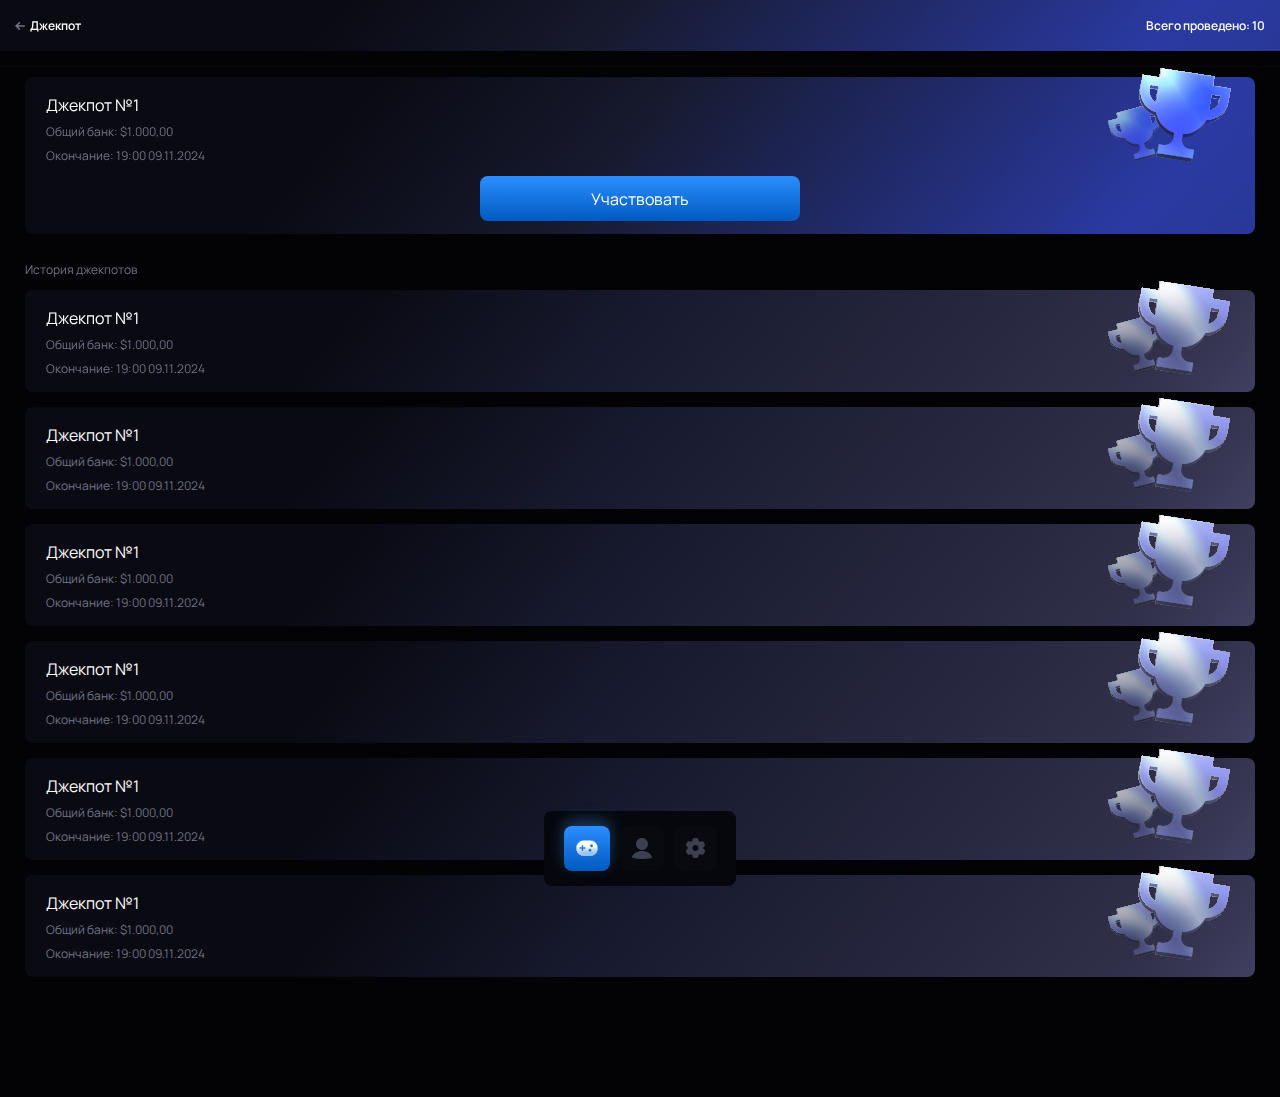
<file: jekpot.html>
<!DOCTYPE html>
<html lang="en">
<head>
    <meta charset="UTF-8">
    <meta name="viewport" content="width=device-width, initial-scale=1.0">
    <link rel="stylesheet" href="assets/jakpot.css">
    <script src="https://cdnjs.cloudflare.com/ajax/libs/jquery/3.3.1/jquery.min.js"></script>
    <link href="https://fonts.googleapis.com/css2?family=Manrope:wght@200..800&family=Montserrat:ital,wght@0,100..900;1,100..900&display=swap" rel="stylesheet">
    <title>Document</title>
</head>
<body>
    <div class="notiifaction hide">
        <div class="notiifaction-position">
            <div class="notiifaction-menu">
                <div class="notiifaction-text">
                    <p class="notiifaction-title">Уведомление</p>
                    <p class="notiifaction-info">Создание аукциона возможно после достижения <span>$1,000</span> общих ставок</p>
                    <p class="notiifaction-button" onclick="hide()">Закрыть</p>
                </div>
            </div>
        </div>
    </div>
    <!-- <header>
        <div class="header_position"> -->
            <div class="status_bar">
                <a href="index.html" class="no_hook">
                    <div class="back_button">
                        <svg width="10" height="8" viewBox="0 0 10 8" fill="none" xmlns="http://www.w3.org/2000/svg">
                            <path d="M-1.74847e-07 3.99998L3.79169 7.76571C3.86648 7.83999 3.95527 7.89891 4.05298 7.93911C4.1507 7.97931 4.25544 8 4.36121 8C4.46697 8 4.57171 7.97931 4.66943 7.93911C4.76714 7.89891 4.85593 7.83999 4.93072 7.76571C5.00551 7.69143 5.06484 7.60325 5.10532 7.5062C5.14579 7.40915 5.16663 7.30514 5.16663 7.20009C5.16663 7.09505 5.14579 6.99103 5.10532 6.89398C5.06484 6.79693 5.00551 6.70875 4.93072 6.63447L3.08361 4.8L9.19446 4.8C9.4081 4.8 9.61299 4.71571 9.76406 4.56568C9.91513 4.41565 10 4.21216 10 3.99997C10 3.78779 9.91513 3.5843 9.76406 3.43427C9.61299 3.28423 9.4081 3.19995 9.19446 3.19995L3.08361 3.19995L4.93072 1.36548C5.00579 1.29135 5.06536 1.20322 5.10601 1.10615C5.14665 1.00908 5.16758 0.904989 5.16758 0.799858C5.16758 0.694728 5.14665 0.590635 5.10601 0.493565C5.06536 0.396495 5.00579 0.308362 4.93072 0.234237C4.77966 0.084255 4.57481 2.76866e-07 4.3612 2.86203e-07C4.1476 2.9554e-07 3.94275 0.084255 3.79169 0.234237L-1.74847e-07 3.99998Z" fill="#707385"/>
                        </svg>            
                        <p>Джекпот</p>
                    </div>
                </a>
                <!-- <a href="/" class="no_hook" onclick="show()"> -->
                    <!-- <a href="" class="no_hook"> -->
                        <div class="create_game" onclick="show_end()">
                            <p>Всего проведено: <span>10</span></p>
                        </div>
                    <!-- </a> -->
                <!-- </a> -->
            </div>
        <!-- </div> -->
    <!-- </header> -->
    <!-- <div class="position_class">
        <div class="background_games">
            <p>asdasd</p>
        </div>
    </div> -->
    <div class="position_class">
        <div class="background_games">
            <div class="background_list">
                <div class="games_list">
                    <div class="type_game auction_content">
                        <div class="auction_content_about">
                            <p class="title_type_game">Джекпот №1</p>
                            <div class="text_jekpot">
                                <p>Общий банк: <span>$1.000,00</span></p>
                                <p>Окончание: <span>19:00 09.11.2024</span></p>
                            </div>
                            <!-- <p class="quantity">Общий банк: <span>$1.000,00</span></p> -->
                            <!-- <p class="end">Окончание: <span>$1.000,00</span></p> -->
                        </div>
                        <div class="auction_iamge">
                            <svg width="143" height="136" viewBox="0 0 143 136" fill="none" xmlns="http://www.w3.org/2000/svg">
                                <g opacity="0.64" filter="url(#filter0_f_126_87)">
                                <g filter="url(#filter1_ii_126_87)">
                                <path d="M42.4716 64.0733L41.0704 58.9352L12.5054 64.9489L11.8432 64.9849L10.5369 65.3879L12.5298 72.2387L3.29968 72.7544L2.44144 72.9768L1.99333 73.1575L2.54922 74.9605L4.54569 82.2814C6.26151 88.5731 12.3835 92.4532 18.6862 91.6285C20.2518 93.9394 22.4135 95.7846 24.943 96.9693C27.4724 98.154 30.2756 98.6341 33.0567 98.3591L33.7973 101.075C34.1578 102.397 33.9777 103.808 33.2967 104.998C32.6157 106.187 31.4896 107.059 30.1661 107.42L27.671 108.1L29.03 113.084L48.9912 107.64L47.6321 102.656L45.137 103.337C43.8135 103.698 42.401 103.519 41.2103 102.84C40.0195 102.16 39.1481 101.036 38.7876 99.7142L38.0469 96.9982C40.5826 95.8233 42.754 93.9865 44.3318 91.6818C45.9096 89.377 46.8353 86.6898 47.0111 83.9041C52.8598 81.4149 56.1935 73.6804 54.4777 67.3886L52.4522 61.3515L42.4716 64.0733ZM9.53598 80.9205L8.89858 78.5832L13.8889 77.2223L16.448 86.6063C14.8482 86.489 13.3246 85.8793 12.0867 84.861C10.8489 83.8428 9.95772 82.4661 9.53598 80.9205ZM49.4584 70.0332C49.8764 71.5794 49.8061 73.2171 49.2569 74.7225C48.7078 76.2278 47.7067 77.5274 46.3905 78.4434L43.8307 69.0569L48.821 67.6959L49.4584 70.0332Z" fill="url(#paint0_radial_126_87)"/>
                                <path d="M42.4716 64.0733L41.0704 58.9352L12.5054 64.9489L11.8432 64.9849L10.5369 65.3879L12.5298 72.2387L3.29968 72.7544L2.44144 72.9768L1.99333 73.1575L2.54922 74.9605L4.54569 82.2814C6.26151 88.5731 12.3835 92.4532 18.6862 91.6285C20.2518 93.9394 22.4135 95.7846 24.943 96.9693C27.4724 98.154 30.2756 98.6341 33.0567 98.3591L33.7973 101.075C34.1578 102.397 33.9777 103.808 33.2967 104.998C32.6157 106.187 31.4896 107.059 30.1661 107.42L27.671 108.1L29.03 113.084L48.9912 107.64L47.6321 102.656L45.137 103.337C43.8135 103.698 42.401 103.519 41.2103 102.84C40.0195 102.16 39.1481 101.036 38.7876 99.7142L38.0469 96.9982C40.5826 95.8233 42.754 93.9865 44.3318 91.6818C45.9096 89.377 46.8353 86.6898 47.0111 83.9041C52.8598 81.4149 56.1935 73.6804 54.4777 67.3886L52.4522 61.3515L42.4716 64.0733ZM9.53598 80.9205L8.89858 78.5832L13.8889 77.2223L16.448 86.6063C14.8482 86.489 13.3246 85.8793 12.0867 84.861C10.8489 83.8428 9.95772 82.4661 9.53598 80.9205ZM49.4584 70.0332C49.8764 71.5794 49.8061 73.2171 49.2569 74.7225C48.7078 76.2278 47.7067 77.5274 46.3905 78.4434L43.8307 69.0569L48.821 67.6959L49.4584 70.0332Z" fill="url(#paint1_linear_126_87)" fill-opacity="0.4" style="mix-blend-mode:overlay"/>
                                </g>
                                <path d="M42.3679 64.1016L42.3962 64.2053L42.4999 64.177L52.3826 61.4819L54.3748 67.4199C55.2243 70.538 54.8238 74.0178 53.4829 77.0286C52.1415 80.0405 49.8634 82.5734 46.969 83.8052L46.908 83.8311L46.9038 83.8973C46.7293 86.6637 45.81 89.3323 44.2431 91.621C42.6762 93.9098 40.5199 95.7339 38.0018 96.9006L37.9194 96.9388L37.9433 97.0264L38.6839 99.7425C39.0519 101.092 39.9415 102.239 41.157 102.933C42.3725 103.626 43.8143 103.809 45.1653 103.441L47.5567 102.788L48.8592 107.565L29.1054 112.952L27.8029 108.175L30.1944 107.523C31.5454 107.155 32.6949 106.266 33.39 105.051C34.0852 103.836 34.269 102.396 33.901 101.047L33.1603 98.3308L33.1365 98.2432L33.0461 98.2521C30.2843 98.5253 27.5005 98.0484 24.9886 96.872C22.4767 95.6955 20.3299 93.8631 18.7751 91.5683L18.738 91.5134L18.6722 91.522C12.4212 92.3399 6.35062 88.4914 4.64938 82.2531L2.65291 74.9322L2.65297 74.9322L2.65193 74.9288L2.12514 73.2202L2.47515 73.0791L3.31632 72.8611L12.5358 72.346L12.6708 72.3385L12.633 72.2087L10.6696 65.4595L11.8623 65.0915L12.5112 65.0562L12.5194 65.0558L12.5275 65.0541L40.9934 59.0613L42.3679 64.1016ZM9.43229 80.9487L9.43229 80.9487C9.8599 82.5158 10.7634 83.9117 12.0184 84.944C13.2734 85.9764 14.8182 86.5946 16.4401 86.7135L16.5917 86.7246L16.5517 86.578L13.9926 77.194L13.9643 77.0903L13.8606 77.1186L8.8703 78.4795L8.76661 78.5078L8.79489 78.6114L9.43229 80.9487ZM49.5621 70.0052L49.562 70.005L48.9246 67.6677L48.8964 67.564L48.7927 67.5923L43.8024 68.9532L43.6987 68.9814L43.727 69.0851L46.2868 78.4717L46.3268 78.6186L46.4518 78.5316C47.7862 77.603 48.8012 76.2855 49.3579 74.7593C49.9146 73.2331 49.986 71.5727 49.5621 70.0052Z" stroke="url(#paint2_linear_126_87)" stroke-width="0.214956" style="mix-blend-mode:overlay"/>
                                <g filter="url(#filter2_ii_126_87)">
                                <path d="M42.3638 62.0868L40.9627 56.9488L11.0209 65.1142L12.4221 70.2522L2.44148 72.974L4.43795 80.2949C6.15377 86.5866 12.2758 90.4667 18.5784 89.6421C20.1441 91.953 22.3058 93.7982 24.8352 94.9828C27.3647 96.1675 30.1679 96.6477 32.9489 96.3726L33.6896 99.0886C34.0501 100.41 33.87 101.821 33.189 103.011C32.508 104.201 31.3819 105.072 30.0584 105.433L27.5632 106.114L28.9223 111.097L48.8835 105.654L47.5244 100.67L45.0293 101.35C43.7058 101.711 42.2933 101.532 41.1025 100.853C39.9118 100.174 39.0403 99.0495 38.6799 97.7277L37.9392 95.0117C40.4748 93.8369 42.6462 92.0001 44.2241 89.6953C45.8019 87.3905 46.7276 84.7034 46.9033 81.9176C52.7521 79.4285 56.0567 72.9776 54.3409 66.6859L52.3444 59.365L42.3638 62.0868ZM9.42824 78.934L8.79084 76.5967L13.7811 75.2358L16.3403 84.6199C14.7405 84.5026 13.2168 83.8928 11.979 82.8746C10.7411 81.8563 9.84998 80.4796 9.42824 78.934ZM49.3506 68.0468C49.7687 69.5929 49.6983 71.2307 49.1492 72.736C48.6001 74.2414 47.5989 75.5409 46.2827 76.4569L43.7229 67.0704L48.7132 65.7095L49.3506 68.0468Z" fill="url(#paint3_radial_126_87)"/>
                                <path d="M42.3638 62.0868L40.9627 56.9488L11.0209 65.1142L12.4221 70.2522L2.44148 72.974L4.43795 80.2949C6.15377 86.5866 12.2758 90.4667 18.5784 89.6421C20.1441 91.953 22.3058 93.7982 24.8352 94.9828C27.3647 96.1675 30.1679 96.6477 32.9489 96.3726L33.6896 99.0886C34.0501 100.41 33.87 101.821 33.189 103.011C32.508 104.201 31.3819 105.072 30.0584 105.433L27.5632 106.114L28.9223 111.097L48.8835 105.654L47.5244 100.67L45.0293 101.35C43.7058 101.711 42.2933 101.532 41.1025 100.853C39.9118 100.174 39.0403 99.0495 38.6799 97.7277L37.9392 95.0117C40.4748 93.8369 42.6462 92.0001 44.2241 89.6953C45.8019 87.3905 46.7276 84.7034 46.9033 81.9176C52.7521 79.4285 56.0567 72.9776 54.3409 66.6859L52.3444 59.365L42.3638 62.0868ZM9.42824 78.934L8.79084 76.5967L13.7811 75.2358L16.3403 84.6199C14.7405 84.5026 13.2168 83.8928 11.979 82.8746C10.7411 81.8563 9.84998 80.4796 9.42824 78.934ZM49.3506 68.0468C49.7687 69.5929 49.6983 71.2307 49.1492 72.736C48.6001 74.2414 47.5989 75.5409 46.2827 76.4569L43.7229 67.0704L48.7132 65.7095L49.3506 68.0468Z" fill="url(#paint4_linear_126_87)" fill-opacity="0.4" style="mix-blend-mode:overlay"/>
                                </g>
                                <path d="M42.2602 62.1151L42.2884 62.2188L42.3921 62.1905L52.269 59.497L54.2372 66.7142C55.9385 72.9525 52.6621 79.3499 46.8613 81.8187L46.8003 81.8447L46.7961 81.9108C46.6215 84.6773 45.7023 87.3458 44.1354 89.6346C42.5685 91.9234 40.4121 93.7475 37.894 94.9142L37.8116 94.9524L37.8355 95.04L38.5762 97.756C38.9442 99.1053 39.8338 100.253 41.0493 100.946C42.2648 101.64 43.7066 101.823 45.0575 101.454L47.449 100.802L48.7515 105.578L28.9977 110.965L27.6952 106.189L30.0867 105.537C31.4376 105.168 32.5871 104.279 33.2823 103.065C33.9774 101.85 34.1613 100.41 33.7933 99.0604L33.0526 96.3443L33.0287 96.2567L32.9383 96.2657C30.1766 96.5388 27.3927 96.062 24.8808 94.8855C22.3689 93.709 20.2222 91.8766 18.6674 89.5818L18.6302 89.5269L18.5645 89.5355C12.3134 90.3534 6.24288 86.5049 4.54164 80.2666L2.57345 73.0495L12.4503 70.3559L12.554 70.3277L12.5258 70.224L11.1528 65.1896L40.8872 57.0808L42.2602 62.1151ZM9.32455 78.9623L9.32456 78.9623C9.75216 80.5294 10.6557 81.9252 11.9107 82.9576C13.1657 83.99 14.7105 84.6081 16.3324 84.727L16.4839 84.7382L16.4439 84.5916L13.8848 75.2075L13.8566 75.1038L13.7529 75.1321L8.76256 76.493L8.65887 76.5213L8.68715 76.625L9.32455 78.9623ZM49.4544 68.0187L49.4543 68.0185L48.8169 65.6812L48.7886 65.5775L48.6849 65.6058L43.6946 66.9667L43.5909 66.995L43.6192 67.0987L46.179 76.4852L46.2191 76.6322L46.3441 76.5452C47.6785 75.6165 48.6934 74.299 49.2502 72.7729C49.8069 71.2467 49.8782 69.5863 49.4544 68.0187Z" stroke="url(#paint5_linear_126_87)" stroke-width="0.214956" style="mix-blend-mode:overlay"/>
                                </g>
                                <g filter="url(#filter3_ii_126_87)">
                                <path d="M105.715 40.8346L107.123 31.8043L58.1648 21.1911L57.1025 20.7831L54.7737 20.4982L53.0909 32.6261L38.2722 26.9609L36.772 26.7073L36.3492 30.1604L33.5426 42.7566C31.8178 53.8146 38.6855 64.1852 49.1356 67.3135C49.9673 72.031 52.0591 76.4371 55.1901 80.0665C58.3211 83.6959 62.3751 86.4139 66.9238 87.9333L66.1792 92.7069C65.8169 95.0299 64.5453 97.1135 62.6443 98.4996C60.7433 99.8856 58.3685 100.46 56.0424 100.098L51.6571 99.4135L50.2908 108.172L85.3733 113.645L86.7396 104.886L82.3542 104.202C80.0281 103.839 77.9412 102.568 76.5526 100.669C75.1641 98.7699 74.5875 96.3979 74.9499 94.075L75.6945 89.3014C80.4899 89.2395 85.179 87.8853 89.2667 85.3819C93.3543 82.8785 96.6887 79.3188 98.9176 75.0788C109.824 75.2817 120.47 65.5051 122.195 54.4471L123.256 43.5708L105.715 40.8346ZM42.3132 44.1247L42.954 40.0168L51.7246 41.3849L49.152 57.8777C46.7286 56.5721 44.7697 54.5485 43.5449 52.0856C42.3202 49.6226 41.8899 46.8413 42.3132 44.1247ZM112.478 55.0693C112.049 57.7842 110.79 60.3 108.874 62.2728C106.958 64.2455 104.479 65.5789 101.775 66.0905L104.348 49.5934L113.119 50.9615L112.478 55.0693Z" fill="url(#paint6_radial_126_87)"/>
                                <path d="M105.715 40.8346L107.123 31.8043L58.1648 21.1911L57.1025 20.7831L54.7737 20.4982L53.0909 32.6261L38.2722 26.9609L36.772 26.7073L36.3492 30.1604L33.5426 42.7566C31.8178 53.8146 38.6855 64.1852 49.1356 67.3135C49.9673 72.031 52.0591 76.4371 55.1901 80.0665C58.3211 83.6959 62.3751 86.4139 66.9238 87.9333L66.1792 92.7069C65.8169 95.0299 64.5453 97.1135 62.6443 98.4996C60.7433 99.8856 58.3685 100.46 56.0424 100.098L51.6571 99.4135L50.2908 108.172L85.3733 113.645L86.7396 104.886L82.3542 104.202C80.0281 103.839 77.9412 102.568 76.5526 100.669C75.1641 98.7699 74.5875 96.3979 74.9499 94.075L75.6945 89.3014C80.4899 89.2395 85.179 87.8853 89.2667 85.3819C93.3543 82.8785 96.6887 79.3188 98.9176 75.0788C109.824 75.2817 120.47 65.5051 122.195 54.4471L123.256 43.5708L105.715 40.8346ZM42.3132 44.1247L42.954 40.0168L51.7246 41.3849L49.152 57.8777C46.7286 56.5721 44.7697 54.5485 43.5449 52.0856C42.3202 49.6226 41.8899 46.8413 42.3132 44.1247ZM112.478 55.0693C112.049 57.7842 110.79 60.3 108.874 62.2728C106.958 64.2455 104.479 65.5789 101.775 66.0905L104.348 49.5934L113.119 50.9615L112.478 55.0693Z" fill="url(#paint7_linear_126_87)" fill-opacity="0.4" style="mix-blend-mode:overlay"/>
                                </g>
                                <path d="M105.532 40.8062L105.504 40.9884L105.686 41.0168L123.055 43.7262L122.012 54.4239C121.155 59.9034 118.088 65.073 113.876 68.8484C109.663 72.6252 104.318 74.9948 98.921 74.8944L98.8073 74.8922L98.7543 74.9929C96.5409 79.2036 93.2296 82.7386 89.1703 85.2246C85.111 87.7107 80.4543 89.0555 75.6921 89.117L75.5362 89.119L75.5122 89.273L74.7676 94.0465C74.3977 96.4179 74.9863 98.8393 76.4038 100.778C77.8212 102.717 79.9515 104.014 82.3258 104.384L86.5289 105.04L85.2195 113.434L50.5015 108.018L51.8109 99.6242L56.014 100.28C58.3883 100.65 60.8124 100.063 62.753 98.6486C64.6935 97.2337 65.9916 95.1067 66.3615 92.7353L67.1061 87.9618L67.1301 87.8078L66.9823 87.7584C62.465 86.2494 58.4391 83.5503 55.3298 79.946C52.2205 76.3418 50.1432 71.9662 49.3172 67.2815L49.2975 67.1695L49.1885 67.1369C38.8258 64.0347 32.0171 53.7527 33.724 42.7909L36.5292 30.2005L36.5312 30.1918L36.5323 30.1828L36.9316 26.9213L38.2234 27.1397L53.025 32.7984L53.2417 32.8812L53.2736 32.6515L54.9315 20.7034L57.0576 20.9634L58.0987 21.3633L58.1119 21.3683L58.1258 21.3713L106.914 31.9477L105.532 40.8062ZM42.9824 39.8346L42.8002 39.8061L42.7718 39.9884L42.131 44.0963C41.7018 46.8507 42.1381 49.6705 43.3798 52.1677C44.6215 54.6648 46.6076 56.7164 49.0645 58.0401L49.2941 58.1637L49.3343 57.9061L51.9069 41.4133L51.9353 41.2311L51.7531 41.2026L42.9824 39.8346ZM112.66 55.0981L112.66 55.0978L113.301 50.9899L113.33 50.8076L113.147 50.7792L104.377 49.4111L104.195 49.3827L104.166 49.5649L101.593 66.0621L101.553 66.3204L101.809 66.2718C104.551 65.753 107.064 64.4013 109.007 62.4013C110.949 60.4013 112.225 57.8506 112.66 55.0981Z" stroke="url(#paint8_linear_126_87)" stroke-width="0.36889" style="mix-blend-mode:overlay"/>
                                <g filter="url(#filter4_ii_126_87)">
                                <path d="M106.939 37.6475L108.347 28.6172L55.7236 20.4087L54.315 29.439L36.7738 26.7028L34.7668 39.5695C33.0419 50.6275 39.9097 60.9981 50.3597 64.1264C51.1914 68.8439 53.2833 73.25 56.4143 76.8794C59.5453 80.5088 63.5992 83.2268 68.148 84.7462L67.4034 89.5198C67.0411 91.8427 65.7695 93.9264 63.8685 95.3125C61.9674 96.6985 59.5927 97.2733 57.2665 96.9105L52.8812 96.2264L51.515 104.985L86.5975 110.458L87.9637 101.699L83.5784 101.015C81.2523 100.652 79.1654 99.3811 77.7768 97.482C76.3882 95.5828 75.8117 93.2108 76.174 90.8879L76.9186 86.1143C81.7141 86.0524 86.4032 84.6982 90.4908 82.1948C94.5785 79.6914 97.9128 76.1317 100.142 71.8917C111.048 72.0946 120.748 64.3083 122.473 53.2503L124.48 40.3837L106.939 37.6475ZM43.5374 40.9376L44.1782 36.8297L52.9488 38.1978L50.3762 54.6906C47.9527 53.385 45.9938 51.3614 44.7691 48.8985C43.5444 46.4355 43.114 43.6542 43.5374 40.9376ZM113.702 51.8822C113.273 54.5971 112.014 57.1129 110.098 59.0857C108.183 61.0584 105.703 62.3918 102.999 62.9034L105.573 46.4063L114.343 47.7744L113.702 51.8822Z" fill="url(#paint9_radial_126_87)"/>
                                <path d="M106.939 37.6475L108.347 28.6172L55.7236 20.4087L54.315 29.439L36.7738 26.7028L34.7668 39.5695C33.0419 50.6275 39.9097 60.9981 50.3597 64.1264C51.1914 68.8439 53.2833 73.25 56.4143 76.8794C59.5453 80.5088 63.5992 83.2268 68.148 84.7462L67.4034 89.5198C67.0411 91.8427 65.7695 93.9264 63.8685 95.3125C61.9674 96.6985 59.5927 97.2733 57.2665 96.9105L52.8812 96.2264L51.515 104.985L86.5975 110.458L87.9637 101.699L83.5784 101.015C81.2523 100.652 79.1654 99.3811 77.7768 97.482C76.3882 95.5828 75.8117 93.2108 76.174 90.8879L76.9186 86.1143C81.7141 86.0524 86.4032 84.6982 90.4908 82.1948C94.5785 79.6914 97.9128 76.1317 100.142 71.8917C111.048 72.0946 120.748 64.3083 122.473 53.2503L124.48 40.3837L106.939 37.6475ZM43.5374 40.9376L44.1782 36.8297L52.9488 38.1978L50.3762 54.6906C47.9527 53.385 45.9938 51.3614 44.7691 48.8985C43.5444 46.4355 43.114 43.6542 43.5374 40.9376ZM113.702 51.8822C113.273 54.5971 112.014 57.1129 110.098 59.0857C108.183 61.0584 105.703 62.3918 102.999 62.9034L105.573 46.4063L114.343 47.7744L113.702 51.8822Z" fill="url(#paint10_linear_126_87)" fill-opacity="0.4" style="mix-blend-mode:overlay"/>
                                </g>
                                <path d="M106.756 37.6191L106.728 37.8013L106.91 37.8297L124.269 40.5375L122.291 53.2219C120.581 64.1859 110.962 71.9085 100.145 71.7073L100.031 71.7051L99.9785 71.8059C97.765 76.0165 94.4538 79.5515 90.3945 82.0375C86.3352 84.5236 81.6785 85.8684 76.9162 85.9299L76.7604 85.9319L76.7364 86.0859L75.9918 90.8594C75.6219 93.2308 76.2104 95.6522 77.6279 97.5908C79.0454 99.5295 81.1756 100.827 83.55 101.197L87.753 101.853L86.4437 110.247L51.7257 104.831L53.0351 96.4371L57.2381 97.0927C59.6125 97.4631 62.0366 96.8763 63.9771 95.4615C65.9177 94.0467 67.2157 91.9196 67.5856 89.5482L68.3302 84.7747L68.3543 84.6207L68.2064 84.5713C63.6891 83.0623 59.6632 80.3632 56.5539 76.7589C53.4446 73.1547 51.3673 68.7791 50.5414 64.0944L50.5216 63.9824L50.4126 63.9498C40.0481 60.847 33.2388 50.5619 34.949 39.5979L36.9276 26.9135L54.2866 29.6213L54.4688 29.6497L54.4973 29.4674L55.8774 20.6194L108.137 28.771L106.756 37.6191ZM44.2066 36.6475L44.0244 36.619L43.9959 36.8013L43.3552 40.9092C42.9259 43.6636 43.3622 46.4834 44.6039 48.9806C45.8456 51.4777 47.8317 53.5293 50.2887 54.853L50.5182 54.9766L50.5584 54.719L53.131 38.2262L53.1595 38.044L52.9772 38.0156L44.2066 36.6475ZM113.885 51.911L113.885 51.9107L114.525 47.8028L114.554 47.6205L114.372 47.5921L105.601 46.224L105.419 46.1956L105.39 46.3779L102.817 62.875L102.777 63.1333L103.033 63.0847C105.775 62.5659 108.288 61.2142 110.231 59.2142C112.173 57.2142 113.449 54.6635 113.885 51.911Z" stroke="url(#paint11_linear_126_87)" stroke-width="0.36889" style="mix-blend-mode:overlay"/>
                                <defs>
                                <filter id="filter0_f_126_87" x="1.32223" y="56.2777" width="54.2771" height="57.4769" filterUnits="userSpaceOnUse" color-interpolation-filters="sRGB">
                                <feFlood flood-opacity="0" result="BackgroundImageFix"/>
                                <feBlend mode="normal" in="SourceGraphic" in2="BackgroundImageFix" result="shape"/>
                                <feGaussianBlur stdDeviation="0.33553" result="effect1_foregroundBlur_126_87"/>
                                </filter>
                                <filter id="filter1_ii_126_87" x="1.99329" y="43.1427" width="52.9349" height="86.1979" filterUnits="userSpaceOnUse" color-interpolation-filters="sRGB">
                                <feFlood flood-opacity="0" result="BackgroundImageFix"/>
                                <feBlend mode="normal" in="SourceGraphic" in2="BackgroundImageFix" result="shape"/>
                                <feColorMatrix in="SourceAlpha" type="matrix" values="0 0 0 0 0 0 0 0 0 0 0 0 0 0 0 0 0 0 127 0" result="hardAlpha"/>
                                <feOffset dy="-15.7925"/>
                                <feGaussianBlur stdDeviation="18.9878"/>
                                <feComposite in2="hardAlpha" operator="arithmetic" k2="-1" k3="1"/>
                                <feColorMatrix type="matrix" values="0 0 0 0 0 0 0 0 0 0 0 0 0 0 0 0 0 0 0.45 0"/>
                                <feBlend mode="overlay" in2="shape" result="effect1_innerShadow_126_87"/>
                                <feColorMatrix in="SourceAlpha" type="matrix" values="0 0 0 0 0 0 0 0 0 0 0 0 0 0 0 0 0 0 127 0" result="hardAlpha"/>
                                <feOffset dy="16.257"/>
                                <feGaussianBlur stdDeviation="10.0097"/>
                                <feComposite in2="hardAlpha" operator="arithmetic" k2="-1" k3="1"/>
                                <feColorMatrix type="matrix" values="0 0 0 0 1 0 0 0 0 1 0 0 0 0 1 0 0 0 1 0"/>
                                <feBlend mode="overlay" in2="effect1_innerShadow_126_87" result="effect2_innerShadow_126_87"/>
                                </filter>
                                <filter id="filter2_ii_126_87" x="2.44153" y="41.1563" width="52.3524" height="86.1979" filterUnits="userSpaceOnUse" color-interpolation-filters="sRGB">
                                <feFlood flood-opacity="0" result="BackgroundImageFix"/>
                                <feBlend mode="normal" in="SourceGraphic" in2="BackgroundImageFix" result="shape"/>
                                <feColorMatrix in="SourceAlpha" type="matrix" values="0 0 0 0 0 0 0 0 0 0 0 0 0 0 0 0 0 0 127 0" result="hardAlpha"/>
                                <feOffset dy="-15.7925"/>
                                <feGaussianBlur stdDeviation="18.9878"/>
                                <feComposite in2="hardAlpha" operator="arithmetic" k2="-1" k3="1"/>
                                <feColorMatrix type="matrix" values="0 0 0 0 0 0 0 0 0 0 0 0 0 0 0 0 0 0 0.45 0"/>
                                <feBlend mode="overlay" in2="shape" result="effect1_innerShadow_126_87"/>
                                <feColorMatrix in="SourceAlpha" type="matrix" values="0 0 0 0 0 0 0 0 0 0 0 0 0 0 0 0 0 0 127 0" result="hardAlpha"/>
                                <feOffset dy="16.257"/>
                                <feGaussianBlur stdDeviation="10.0097"/>
                                <feComposite in2="hardAlpha" operator="arithmetic" k2="-1" k3="1"/>
                                <feColorMatrix type="matrix" values="0 0 0 0 1 0 0 0 0 1 0 0 0 0 1 0 0 0 1 0"/>
                                <feBlend mode="overlay" in2="effect1_innerShadow_126_87" result="effect2_innerShadow_126_87"/>
                                </filter>
                                <filter id="filter3_ii_126_87" x="33.2776" y="-6.60362" width="89.9783" height="148.147" filterUnits="userSpaceOnUse" color-interpolation-filters="sRGB">
                                <feFlood flood-opacity="0" result="BackgroundImageFix"/>
                                <feBlend mode="normal" in="SourceGraphic" in2="BackgroundImageFix" result="shape"/>
                                <feColorMatrix in="SourceAlpha" type="matrix" values="0 0 0 0 0 0 0 0 0 0 0 0 0 0 0 0 0 0 127 0" result="hardAlpha"/>
                                <feOffset dy="-27.1019"/>
                                <feGaussianBlur stdDeviation="32.5852"/>
                                <feComposite in2="hardAlpha" operator="arithmetic" k2="-1" k3="1"/>
                                <feColorMatrix type="matrix" values="0 0 0 0 0 0 0 0 0 0 0 0 0 0 0 0 0 0 0.45 0"/>
                                <feBlend mode="overlay" in2="shape" result="effect1_innerShadow_126_87"/>
                                <feColorMatrix in="SourceAlpha" type="matrix" values="0 0 0 0 0 0 0 0 0 0 0 0 0 0 0 0 0 0 127 0" result="hardAlpha"/>
                                <feOffset dy="27.899"/>
                                <feGaussianBlur stdDeviation="17.1778"/>
                                <feComposite in2="hardAlpha" operator="arithmetic" k2="-1" k3="1"/>
                                <feColorMatrix type="matrix" values="0 0 0 0 1 0 0 0 0 1 0 0 0 0 1 0 0 0 1 0"/>
                                <feBlend mode="overlay" in2="effect1_innerShadow_126_87" result="effect2_innerShadow_126_87"/>
                                </filter>
                                <filter id="filter4_ii_126_87" x="34.5018" y="-6.69316" width="89.9781" height="145.05" filterUnits="userSpaceOnUse" color-interpolation-filters="sRGB">
                                <feFlood flood-opacity="0" result="BackgroundImageFix"/>
                                <feBlend mode="normal" in="SourceGraphic" in2="BackgroundImageFix" result="shape"/>
                                <feColorMatrix in="SourceAlpha" type="matrix" values="0 0 0 0 0 0 0 0 0 0 0 0 0 0 0 0 0 0 127 0" result="hardAlpha"/>
                                <feOffset dy="-27.1019"/>
                                <feGaussianBlur stdDeviation="32.5852"/>
                                <feComposite in2="hardAlpha" operator="arithmetic" k2="-1" k3="1"/>
                                <feColorMatrix type="matrix" values="0 0 0 0 0 0 0 0 0 0 0 0 0 0 0 0 0 0 0.45 0"/>
                                <feBlend mode="overlay" in2="shape" result="effect1_innerShadow_126_87"/>
                                <feColorMatrix in="SourceAlpha" type="matrix" values="0 0 0 0 0 0 0 0 0 0 0 0 0 0 0 0 0 0 127 0" result="hardAlpha"/>
                                <feOffset dy="27.899"/>
                                <feGaussianBlur stdDeviation="17.1778"/>
                                <feComposite in2="hardAlpha" operator="arithmetic" k2="-1" k3="1"/>
                                <feColorMatrix type="matrix" values="0 0 0 0 1 0 0 0 0 1 0 0 0 0 1 0 0 0 1 0"/>
                                <feBlend mode="overlay" in2="effect1_innerShadow_126_87" result="effect2_innerShadow_126_87"/>
                                </filter>
                                <radialGradient id="paint0_radial_126_87" cx="0" cy="0" r="1" gradientUnits="userSpaceOnUse" gradientTransform="translate(39.6613 73.773) rotate(112.771) scale(35.9444 30.8495)">
                                <stop offset="0.169422" stop-color="#172477"/>
                                <stop offset="1" stop-color="#2C3876"/>
                                </radialGradient>
                                <linearGradient id="paint1_linear_126_87" x1="30.8757" y1="99.8267" x2="47.21" y2="73.1356" gradientUnits="userSpaceOnUse">
                                <stop stop-color="white" stop-opacity="0"/>
                                <stop offset="0.58324" stop-color="white"/>
                                <stop offset="1" stop-color="white" stop-opacity="0"/>
                                </linearGradient>
                                <linearGradient id="paint2_linear_126_87" x1="16.1473" y1="64.751" x2="43.2418" y2="92.8325" gradientUnits="userSpaceOnUse">
                                <stop stop-color="white"/>
                                <stop offset="1" stop-color="#999999" stop-opacity="0"/>
                                </linearGradient>
                                <radialGradient id="paint3_radial_126_87" cx="0" cy="0" r="1" gradientUnits="userSpaceOnUse" gradientTransform="translate(39.5536 71.7865) rotate(112.771) scale(35.9444 30.8495)">
                                <stop offset="0.169422" stop-color="#2F4BFF"/>
                                <stop offset="1" stop-color="#758CFF"/>
                                </radialGradient>
                                <linearGradient id="paint4_linear_126_87" x1="30.7679" y1="97.8403" x2="47.1022" y2="71.1492" gradientUnits="userSpaceOnUse">
                                <stop stop-color="white" stop-opacity="0"/>
                                <stop offset="0.58324" stop-color="white"/>
                                <stop offset="1" stop-color="white" stop-opacity="0"/>
                                </linearGradient>
                                <linearGradient id="paint5_linear_126_87" x1="16.0396" y1="62.7646" x2="43.134" y2="90.846" gradientUnits="userSpaceOnUse">
                                <stop stop-color="white"/>
                                <stop offset="1" stop-color="#999999" stop-opacity="0"/>
                                </linearGradient>
                                <radialGradient id="paint6_radial_126_87" cx="0" cy="0" r="1" gradientUnits="userSpaceOnUse" gradientTransform="translate(94.5106 54.0562) rotate(136.891) scale(61.6848 52.9413)">
                                <stop offset="0.169422" stop-color="#172477"/>
                                <stop offset="1" stop-color="#2C3876"/>
                                </radialGradient>
                                <linearGradient id="paint7_linear_126_87" x1="62.4785" y1="88.7026" x2="106.781" y2="58.3518" gradientUnits="userSpaceOnUse">
                                <stop stop-color="white" stop-opacity="0"/>
                                <stop offset="0.58324" stop-color="white"/>
                                <stop offset="1" stop-color="white" stop-opacity="0"/>
                                </linearGradient>
                                <linearGradient id="paint8_linear_126_87" x1="64.008" y1="23.4352" x2="86.7524" y2="86.4198" gradientUnits="userSpaceOnUse">
                                <stop stop-color="white"/>
                                <stop offset="1" stop-color="#999999" stop-opacity="0"/>
                                </linearGradient>
                                <radialGradient id="paint9_radial_126_87" cx="0" cy="0" r="1" gradientUnits="userSpaceOnUse" gradientTransform="translate(95.7348 50.8691) rotate(136.891) scale(61.6848 52.9413)">
                                <stop offset="0.169422" stop-color="#2F4BFF"/>
                                <stop offset="1" stop-color="#758CFF"/>
                                </radialGradient>
                                <linearGradient id="paint10_linear_126_87" x1="63.7027" y1="85.5155" x2="108.005" y2="55.1647" gradientUnits="userSpaceOnUse">
                                <stop stop-color="white" stop-opacity="0"/>
                                <stop offset="0.58324" stop-color="white"/>
                                <stop offset="1" stop-color="white" stop-opacity="0"/>
                                </linearGradient>
                                <linearGradient id="paint11_linear_126_87" x1="65.2321" y1="20.2481" x2="87.9766" y2="83.2327" gradientUnits="userSpaceOnUse">
                                <stop stop-color="white"/>
                                <stop offset="1" stop-color="#999999" stop-opacity="0"/>
                                </linearGradient>
                                </defs>
                            </svg>    
                        </div>
                    </div>
                    <div class="button_jakpot">
                        <div class="footer_game">
                            <a href="jekpot_game.html" class="no_hook">
                                <div class="create_game_auction">
                                    Участвовать
                                </div>
                            </a>
                        </div>
                    </div>
                </div>
            </div>
            <div class="auction">
                <div class="auction_title">
                    <p>История джекпотов</p>
                </div>
            </div>
            <div class="auction_list">
                <div class="background_list_history">
                    <div class="games_list_history">
                        <div class="type_game auction_content">
                            <div class="auction_content_about">
                                <p class="title_type_game">Джекпот №1</p>
                                <div class="text_jekpot">
                                    <p>Общий банк: <span>$1.000,00</span></p>
                                    <p>Окончание: <span>19:00 09.11.2024</span></p>
                                </div>
                                <!-- <p class="quantity">Общий банк: <span>$1.000,00</span></p> -->
                                <!-- <p class="end">Окончание: <span>$1.000,00</span></p> -->
                            </div>
                            <div class="auction_iamge">
                                <svg width="143" height="136" viewBox="0 0 143 136" fill="none" xmlns="http://www.w3.org/2000/svg">
                                    <g opacity="0.64" filter="url(#filter0_f_130_94)">
                                    <g filter="url(#filter1_ii_130_94)">
                                    <path d="M42.4716 62.0733L41.0704 56.9353L12.5054 62.9489L11.8432 62.9849L10.5369 63.388L12.5298 70.2387L3.29968 70.7544L2.44144 70.9768L1.99333 71.1575L2.54922 72.9605L4.54569 80.2814C6.26151 86.5731 12.3835 90.4532 18.6862 89.6286C20.2518 91.9394 22.4135 93.7846 24.943 94.9693C27.4724 96.154 30.2756 96.6342 33.0567 96.3591L33.7973 99.0751C34.1578 100.397 33.9777 101.808 33.2967 102.998C32.6157 104.187 31.4896 105.059 30.1661 105.42L27.671 106.1L29.03 111.084L48.9912 105.64L47.6321 100.656L45.137 101.337C43.8135 101.698 42.401 101.519 41.2103 100.84C40.0195 100.16 39.1481 99.036 38.7876 97.7142L38.0469 94.9982C40.5826 93.8233 42.754 91.9866 44.3318 89.6818C45.9096 87.377 46.8353 84.6899 47.0111 81.9041C52.8598 79.4149 56.1935 71.6804 54.4777 65.3886L52.4522 59.3515L42.4716 62.0733ZM9.53598 78.9205L8.89858 76.5832L13.8889 75.2223L16.448 84.6063C14.8482 84.4891 13.3246 83.8793 12.0867 82.8611C10.8489 81.8428 9.95772 80.4661 9.53598 78.9205ZM49.4584 68.0333C49.8764 69.5794 49.8061 71.2171 49.2569 72.7225C48.7078 74.2279 47.7067 75.5274 46.3905 76.4434L43.8307 67.0569L48.821 65.696L49.4584 68.0333Z" fill="url(#paint0_radial_130_94)"/>
                                    <path d="M42.4716 62.0733L41.0704 56.9353L12.5054 62.9489L11.8432 62.9849L10.5369 63.388L12.5298 70.2387L3.29968 70.7544L2.44144 70.9768L1.99333 71.1575L2.54922 72.9605L4.54569 80.2814C6.26151 86.5731 12.3835 90.4532 18.6862 89.6286C20.2518 91.9394 22.4135 93.7846 24.943 94.9693C27.4724 96.154 30.2756 96.6342 33.0567 96.3591L33.7973 99.0751C34.1578 100.397 33.9777 101.808 33.2967 102.998C32.6157 104.187 31.4896 105.059 30.1661 105.42L27.671 106.1L29.03 111.084L48.9912 105.64L47.6321 100.656L45.137 101.337C43.8135 101.698 42.401 101.519 41.2103 100.84C40.0195 100.16 39.1481 99.036 38.7876 97.7142L38.0469 94.9982C40.5826 93.8233 42.754 91.9866 44.3318 89.6818C45.9096 87.377 46.8353 84.6899 47.0111 81.9041C52.8598 79.4149 56.1935 71.6804 54.4777 65.3886L52.4522 59.3515L42.4716 62.0733ZM9.53598 78.9205L8.89858 76.5832L13.8889 75.2223L16.448 84.6063C14.8482 84.4891 13.3246 83.8793 12.0867 82.8611C10.8489 81.8428 9.95772 80.4661 9.53598 78.9205ZM49.4584 68.0333C49.8764 69.5794 49.8061 71.2171 49.2569 72.7225C48.7078 74.2279 47.7067 75.5274 46.3905 76.4434L43.8307 67.0569L48.821 65.696L49.4584 68.0333Z" fill="url(#paint1_linear_130_94)" fill-opacity="0.4" style="mix-blend-mode:overlay"/>
                                    </g>
                                    <path d="M42.3679 62.1016L42.3962 62.2053L42.4999 62.177L52.3826 59.4819L54.3748 65.4199C55.2243 68.538 54.8238 72.0178 53.4829 75.0286C52.1415 78.0405 49.8634 80.5734 46.969 81.8052L46.908 81.8312L46.9038 81.8973C46.7293 84.6638 45.81 87.3323 44.2431 89.6211C42.6762 91.9099 40.5199 93.734 38.0018 94.9007L37.9194 94.9389L37.9433 95.0265L38.6839 97.7425C39.0519 99.0918 39.9415 100.239 41.157 100.933C42.3725 101.626 43.8143 101.809 45.1653 101.441L47.5567 100.788L48.8592 105.565L29.1054 110.952L27.8029 106.175L30.1944 105.523C31.5454 105.155 32.6949 104.266 33.39 103.051C34.0852 101.836 34.269 100.396 33.901 99.0469L33.1603 96.3308L33.1365 96.2432L33.0461 96.2521C30.2843 96.5253 27.5005 96.0484 24.9886 94.872C22.4767 93.6955 20.3299 91.8631 18.7751 89.5683L18.738 89.5134L18.6722 89.522C12.4212 90.3399 6.35062 86.4914 4.64938 80.2531L2.65291 72.9323L2.65297 72.9322L2.65193 72.9289L2.12514 71.2202L2.47515 71.0791L3.31632 70.8612L12.5358 70.346L12.6708 70.3385L12.633 70.2087L10.6696 63.4595L11.8623 63.0915L12.5112 63.0563L12.5194 63.0558L12.5275 63.0541L40.9934 57.0613L42.3679 62.1016ZM9.43229 78.9488L9.43229 78.9488C9.8599 80.5159 10.7634 81.9117 12.0184 82.9441C13.2734 83.9765 14.8182 84.5946 16.4401 84.7135L16.5917 84.7246L16.5517 84.5781L13.9926 75.194L13.9643 75.0903L13.8606 75.1186L8.8703 76.4795L8.76661 76.5078L8.79489 76.6115L9.43229 78.9488ZM49.5621 68.0052L49.562 68.005L48.9246 65.6677L48.8964 65.564L48.7927 65.5923L43.8024 66.9532L43.6987 66.9815L43.727 67.0852L46.2868 76.4717L46.3268 76.6186L46.4518 76.5316C47.7862 75.603 48.8012 74.2855 49.3579 72.7593C49.9146 71.2332 49.986 69.5728 49.5621 68.0052Z" stroke="url(#paint2_linear_130_94)" stroke-width="0.214956" style="mix-blend-mode:overlay"/>
                                    <g filter="url(#filter2_ii_130_94)">
                                    <path d="M42.3639 60.0868L40.9627 54.9488L11.0209 63.1142L12.4221 68.2522L2.44154 70.974L4.43801 78.2949C6.15383 84.5866 12.2758 88.4667 18.5785 87.6421C20.1442 89.9529 22.3059 91.7981 24.8353 92.9828C27.3647 94.1675 30.168 94.6476 32.949 94.3726L33.6897 97.0886C34.0501 98.4103 33.87 99.8213 33.189 101.011C32.5081 102.201 31.3819 103.072 30.0584 103.433L27.5633 104.114L28.9224 109.097L48.8835 103.653L47.5245 98.6699L45.0293 99.3504C43.7058 99.7113 42.2933 99.5324 41.1026 98.853C39.9119 98.1736 39.0404 97.0494 38.68 95.7277L37.9393 93.0117C40.4749 91.8368 42.6463 90 44.2241 87.6953C45.8019 85.3905 46.7276 82.7034 46.9034 79.9176C52.7521 77.4284 56.0568 70.9776 54.341 64.6859L52.3445 57.365L42.3639 60.0868ZM9.4283 76.934L8.7909 74.5967L13.7812 73.2358L16.3403 82.6198C14.7406 82.5025 13.2169 81.8928 11.979 80.8746C10.7412 79.8563 9.85005 78.4796 9.4283 76.934ZM49.3507 66.0468C49.7687 67.5929 49.6984 69.2306 49.1493 70.736C48.6001 72.2414 47.599 73.5409 46.2828 74.4569L43.723 65.0704L48.7133 63.7095L49.3507 66.0468Z" fill="url(#paint3_radial_130_94)"/>
                                    <path d="M42.3639 60.0868L40.9627 54.9488L11.0209 63.1142L12.4221 68.2522L2.44154 70.974L4.43801 78.2949C6.15383 84.5866 12.2758 88.4667 18.5785 87.6421C20.1442 89.9529 22.3059 91.7981 24.8353 92.9828C27.3647 94.1675 30.168 94.6476 32.949 94.3726L33.6897 97.0886C34.0501 98.4103 33.87 99.8213 33.189 101.011C32.5081 102.201 31.3819 103.072 30.0584 103.433L27.5633 104.114L28.9224 109.097L48.8835 103.653L47.5245 98.6699L45.0293 99.3504C43.7058 99.7113 42.2933 99.5324 41.1026 98.853C39.9119 98.1736 39.0404 97.0494 38.68 95.7277L37.9393 93.0117C40.4749 91.8368 42.6463 90 44.2241 87.6953C45.8019 85.3905 46.7276 82.7034 46.9034 79.9176C52.7521 77.4284 56.0568 70.9776 54.341 64.6859L52.3445 57.365L42.3639 60.0868ZM9.4283 76.934L8.7909 74.5967L13.7812 73.2358L16.3403 82.6198C14.7406 82.5025 13.2169 81.8928 11.979 80.8746C10.7412 79.8563 9.85005 78.4796 9.4283 76.934ZM49.3507 66.0468C49.7687 67.5929 49.6984 69.2306 49.1493 70.736C48.6001 72.2414 47.599 73.5409 46.2828 74.4569L43.723 65.0704L48.7133 63.7095L49.3507 66.0468Z" fill="url(#paint4_linear_130_94)" fill-opacity="0.4" style="mix-blend-mode:overlay"/>
                                    </g>
                                    <path d="M42.2602 60.1151L42.2885 60.2188L42.3922 60.1905L52.2691 57.497L54.2373 64.7141C55.9385 70.9524 52.6622 77.3499 46.8613 79.8187L46.8003 79.8447L46.7961 79.9108C46.6216 82.6772 45.7023 85.3458 44.1354 87.6346C42.5685 89.9234 40.4122 91.7474 37.8941 92.9142L37.8117 92.9523L37.8356 93.04L38.5763 95.756C38.9442 97.1053 39.8338 98.2529 41.0493 98.9464C42.2648 99.6399 43.7066 99.8225 45.0576 99.4541L47.4491 98.8019L48.7516 103.578L28.9978 108.965L27.6953 104.189L30.0867 103.537C31.4377 103.168 32.5872 102.279 33.2823 101.065C33.9775 99.85 34.1613 98.4096 33.7934 97.0603L33.0527 94.3443L33.0288 94.2567L32.9384 94.2656C30.1766 94.5388 27.3928 94.0619 24.8809 92.8855C22.369 91.709 20.2223 89.8766 18.6675 87.5818L18.6303 87.5269L18.5645 87.5355C12.3135 88.3534 6.24294 84.5049 4.5417 78.2666L2.57351 71.0494L12.4504 68.3559L12.5541 68.3276L12.5258 68.2239L11.1529 63.1896L40.8873 55.0807L42.2602 60.1151ZM9.32461 76.9622L9.32462 76.9623C9.75222 78.5294 10.6557 79.9252 11.9108 80.9576C13.1658 81.9899 14.7106 82.6081 16.3325 82.727L16.484 82.7381L16.444 82.5915L13.8849 73.2075L13.8566 73.1038L13.7529 73.1321L8.76262 74.493L8.65893 74.5213L8.68721 74.625L9.32461 76.9622ZM49.4544 66.0187L49.4544 66.0185L48.817 63.6812L48.7887 63.5775L48.685 63.6058L43.6947 64.9667L43.591 64.995L43.6193 65.0986L46.1791 74.4852L46.2192 74.6321L46.3442 74.5451C47.6785 73.6165 48.6935 72.299 49.2502 70.7728C49.807 69.2466 49.8783 67.5863 49.4544 66.0187Z" stroke="url(#paint5_linear_130_94)" stroke-width="0.214956" style="mix-blend-mode:overlay"/>
                                    </g>
                                    <g filter="url(#filter3_ii_130_94)">
                                    <path d="M104.899 40.8346L106.308 31.8043L57.3495 21.191L56.2871 20.7831L53.9583 20.4982L52.2755 32.6261L37.4568 26.9608L35.9566 26.7073L35.5338 30.1604L32.7273 42.7566C31.0024 53.8145 37.8701 64.1852 48.3202 67.3135C49.1519 72.031 51.2437 76.4371 54.3747 80.0665C57.5058 83.6959 61.5597 86.4138 66.1085 87.9333L65.3639 92.7068C65.0015 95.0298 63.73 97.1135 61.8289 98.4995C59.9279 99.8855 57.5531 100.46 55.227 100.098L50.8417 99.4135L49.4755 108.172L84.558 113.645L85.9242 104.886L81.5389 104.202C79.2128 103.839 77.1259 102.568 75.7373 100.669C74.3487 98.7699 73.7721 96.3979 74.1345 94.0749L74.8791 89.3014C79.6745 89.2395 84.3637 87.8853 88.4513 85.3819C92.5389 82.8785 95.8733 79.3188 98.1022 75.0787C109.009 75.2817 119.654 65.505 121.379 54.4471L122.44 43.5707L104.899 40.8346ZM41.4979 44.1246L42.1386 40.0168L50.9093 41.3849L48.3366 57.8776C45.9132 56.5721 43.9543 54.5485 42.7296 52.0855C41.5048 49.6226 41.0745 46.8413 41.4979 44.1246ZM111.663 55.0693C111.233 57.7842 109.975 60.3 108.059 62.2727C106.143 64.2455 103.664 65.5788 100.96 66.0905L103.533 49.5933L112.304 50.9614L111.663 55.0693Z" fill="url(#paint6_radial_130_94)"/>
                                    <path d="M104.899 40.8346L106.308 31.8043L57.3495 21.191L56.2871 20.7831L53.9583 20.4982L52.2755 32.6261L37.4568 26.9608L35.9566 26.7073L35.5338 30.1604L32.7273 42.7566C31.0024 53.8145 37.8701 64.1852 48.3202 67.3135C49.1519 72.031 51.2437 76.4371 54.3747 80.0665C57.5058 83.6959 61.5597 86.4138 66.1085 87.9333L65.3639 92.7068C65.0015 95.0298 63.73 97.1135 61.8289 98.4995C59.9279 99.8855 57.5531 100.46 55.227 100.098L50.8417 99.4135L49.4755 108.172L84.558 113.645L85.9242 104.886L81.5389 104.202C79.2128 103.839 77.1259 102.568 75.7373 100.669C74.3487 98.7699 73.7721 96.3979 74.1345 94.0749L74.8791 89.3014C79.6745 89.2395 84.3637 87.8853 88.4513 85.3819C92.5389 82.8785 95.8733 79.3188 98.1022 75.0787C109.009 75.2817 119.654 65.505 121.379 54.4471L122.44 43.5707L104.899 40.8346ZM41.4979 44.1246L42.1386 40.0168L50.9093 41.3849L48.3366 57.8776C45.9132 56.5721 43.9543 54.5485 42.7296 52.0855C41.5048 49.6226 41.0745 46.8413 41.4979 44.1246ZM111.663 55.0693C111.233 57.7842 109.975 60.3 108.059 62.2727C106.143 64.2455 103.664 65.5788 100.96 66.0905L103.533 49.5933L112.304 50.9614L111.663 55.0693Z" fill="url(#paint7_linear_130_94)" fill-opacity="0.4" style="mix-blend-mode:overlay"/>
                                    </g>
                                    <path d="M104.717 40.8061L104.689 40.9884L104.871 41.0168L122.24 43.7261L121.196 54.4239C120.34 59.9034 117.272 65.073 113.061 68.8484C108.847 72.6251 103.503 74.9948 98.1057 74.8943L97.9919 74.8922L97.939 74.9929C95.7255 79.2035 92.4143 82.7385 88.355 85.2246C84.2957 87.7107 79.639 89.0555 74.8767 89.117L74.7209 89.119L74.6968 89.273L73.9523 94.0465C73.5824 96.4179 74.1709 98.8392 75.5884 100.778C77.0058 102.717 79.1361 104.014 81.5104 104.384L85.7135 105.04L84.4041 113.434L49.6861 108.018L50.9955 99.6242L55.1986 100.28C57.573 100.65 59.9971 100.063 61.9376 98.6486C63.8782 97.2337 65.1762 95.1067 65.5461 92.7353L66.2907 87.9617L66.3147 87.8078L66.1669 87.7584C61.6496 86.2494 57.6237 83.5502 54.5144 79.946C51.4051 76.3417 49.3278 71.9662 48.5018 67.2815L48.4821 67.1694L48.3731 67.1368C38.0104 64.0346 31.2017 53.7527 32.9086 42.7909L35.7138 30.2005L35.7158 30.1917L35.7169 30.1828L36.1162 26.9213L37.408 27.1396L52.2096 32.7984L52.4263 32.8812L52.4582 32.6514L54.1161 20.7033L56.2422 20.9634L57.2834 21.3632L57.2966 21.3683L57.3104 21.3713L106.099 31.9477L104.717 40.8061ZM42.1671 39.8345L41.9848 39.8061L41.9564 39.9884L41.3156 44.0962C40.8864 46.8506 41.3227 49.6705 42.5644 52.1677C43.8061 54.6648 45.7922 56.7164 48.2492 58.04L48.4787 58.1637L48.5189 57.9061L51.0915 41.4133L51.1199 41.231L50.9377 41.2026L42.1671 39.8345ZM111.845 55.0981L111.845 55.0977L112.486 50.9899L112.514 50.8076L112.332 50.7792L103.561 49.4111L103.379 49.3827L103.351 49.5649L100.777 66.0621L100.737 66.3203L100.994 66.2717C103.735 65.753 106.249 64.4012 108.191 62.4012C110.133 60.4012 111.41 57.8506 111.845 55.0981Z" stroke="url(#paint8_linear_130_94)" stroke-width="0.36889" style="mix-blend-mode:overlay"/>
                                    <g filter="url(#filter4_ii_130_94)">
                                    <path d="M106.123 37.6475L107.532 28.6172L54.9082 20.4087L53.4996 29.439L35.9584 26.7028L33.9514 39.5695C32.2265 50.6275 39.0942 60.9981 49.5443 64.1264C50.376 68.8439 52.4678 73.25 55.5988 76.8794C58.7299 80.5088 62.7838 83.2268 67.3326 84.7462L66.588 89.5198C66.2256 91.8427 64.9541 93.9264 63.053 95.3125C61.152 96.6985 58.7772 97.2733 56.4511 96.9105L52.0658 96.2264L50.6996 104.985L85.782 110.458L87.1483 101.699L82.763 101.015C80.4369 100.652 78.35 99.3811 76.9614 97.482C75.5728 95.5828 74.9962 93.2108 75.3586 90.8879L76.1032 86.1143C80.8986 86.0524 85.5878 84.6982 89.6754 82.1948C93.763 79.6914 97.0974 76.1317 99.3263 71.8917C110.233 72.0946 119.933 64.3083 121.658 53.2503L123.665 40.3837L106.123 37.6475ZM42.722 40.9376L43.3627 36.8297L52.1334 38.1978L49.5607 54.6906C47.1373 53.385 45.1784 51.3614 43.9537 48.8985C42.7289 46.4355 42.2986 43.6542 42.722 40.9376ZM112.887 51.8822C112.457 54.5971 111.199 57.1129 109.283 59.0857C107.367 61.0584 104.888 62.3918 102.184 62.9034L104.757 46.4063L113.528 47.7744L112.887 51.8822Z" fill="url(#paint9_radial_130_94)"/>
                                    <path d="M106.123 37.6475L107.532 28.6172L54.9082 20.4087L53.4996 29.439L35.9584 26.7028L33.9514 39.5695C32.2265 50.6275 39.0942 60.9981 49.5443 64.1264C50.376 68.8439 52.4678 73.25 55.5988 76.8794C58.7299 80.5088 62.7838 83.2268 67.3326 84.7462L66.588 89.5198C66.2256 91.8427 64.9541 93.9264 63.053 95.3125C61.152 96.6985 58.7772 97.2733 56.4511 96.9105L52.0658 96.2264L50.6996 104.985L85.782 110.458L87.1483 101.699L82.763 101.015C80.4369 100.652 78.35 99.3811 76.9614 97.482C75.5728 95.5828 74.9962 93.2108 75.3586 90.8879L76.1032 86.1143C80.8986 86.0524 85.5878 84.6982 89.6754 82.1948C93.763 79.6914 97.0974 76.1317 99.3263 71.8917C110.233 72.0946 119.933 64.3083 121.658 53.2503L123.665 40.3837L106.123 37.6475ZM42.722 40.9376L43.3627 36.8297L52.1334 38.1978L49.5607 54.6906C47.1373 53.385 45.1784 51.3614 43.9537 48.8985C42.7289 46.4355 42.2986 43.6542 42.722 40.9376ZM112.887 51.8822C112.457 54.5971 111.199 57.1129 109.283 59.0857C107.367 61.0584 104.888 62.3918 102.184 62.9034L104.757 46.4063L113.528 47.7744L112.887 51.8822Z" fill="url(#paint10_linear_130_94)" fill-opacity="0.4" style="mix-blend-mode:overlay"/>
                                    </g>
                                    <path d="M105.941 37.6191L105.913 37.8013L106.095 37.8297L123.454 40.5375L121.475 53.2219C119.765 64.1859 110.147 71.9085 99.3298 71.7073L99.216 71.7051L99.1631 71.8059C96.9496 76.0165 93.6384 79.5515 89.5791 82.0375C85.5198 84.5236 80.8631 85.8684 76.1008 85.9299L75.945 85.9319L75.9209 86.0859L75.1764 90.8594C74.8065 93.2308 75.395 95.6522 76.8125 97.5908C78.2299 99.5295 80.3602 100.827 82.7345 101.197L86.9376 101.853L85.6282 110.247L50.9102 104.831L52.2196 96.4371L56.4227 97.0927C58.7971 97.4631 61.2212 96.8763 63.1617 95.4615C65.1023 94.0467 66.4003 91.9196 66.7702 89.5482L67.5148 84.7747L67.5388 84.6207L67.391 84.5713C62.8737 83.0623 58.8478 80.3632 55.7385 76.7589C52.6292 73.1547 50.5519 68.7791 49.7259 64.0944L49.7062 63.9824L49.5972 63.9498C39.2327 60.847 32.4234 50.5619 34.1336 39.5979L36.1122 26.9135L53.4712 29.6213L53.6534 29.6497L53.6818 29.4674L55.062 20.6194L107.321 28.771L105.941 37.6191ZM43.3912 36.6475L43.2089 36.619L43.1805 36.8013L42.5397 40.9092C42.1105 43.6636 42.5468 46.4834 43.7885 48.9806C45.0302 51.4777 47.0163 53.5293 49.4733 54.853L49.7028 54.9766L49.743 54.719L52.3156 38.2262L52.344 38.044L52.1618 38.0156L43.3912 36.6475ZM113.069 51.911L113.069 51.9107L113.71 47.8028L113.738 47.6205L113.556 47.5921L104.786 46.224L104.603 46.1956L104.575 46.3779L102.002 62.875L101.961 63.1333L102.218 63.0847C104.959 62.5659 107.473 61.2142 109.415 59.2142C111.358 57.2142 112.634 54.6635 113.069 51.911Z" stroke="url(#paint11_linear_130_94)" stroke-width="0.36889" style="mix-blend-mode:overlay"/>
                                    <defs>
                                    <filter id="filter0_f_130_94" x="1.32229" y="54.2777" width="54.2771" height="57.4769" filterUnits="userSpaceOnUse" color-interpolation-filters="sRGB">
                                    <feFlood flood-opacity="0" result="BackgroundImageFix"/>
                                    <feBlend mode="normal" in="SourceGraphic" in2="BackgroundImageFix" result="shape"/>
                                    <feGaussianBlur stdDeviation="0.33553" result="effect1_foregroundBlur_130_94"/>
                                    </filter>
                                    <filter id="filter1_ii_130_94" x="1.99335" y="41.1427" width="52.9349" height="86.1979" filterUnits="userSpaceOnUse" color-interpolation-filters="sRGB">
                                    <feFlood flood-opacity="0" result="BackgroundImageFix"/>
                                    <feBlend mode="normal" in="SourceGraphic" in2="BackgroundImageFix" result="shape"/>
                                    <feColorMatrix in="SourceAlpha" type="matrix" values="0 0 0 0 0 0 0 0 0 0 0 0 0 0 0 0 0 0 127 0" result="hardAlpha"/>
                                    <feOffset dy="-15.7925"/>
                                    <feGaussianBlur stdDeviation="18.9878"/>
                                    <feComposite in2="hardAlpha" operator="arithmetic" k2="-1" k3="1"/>
                                    <feColorMatrix type="matrix" values="0 0 0 0 0 0 0 0 0 0 0 0 0 0 0 0 0 0 0.45 0"/>
                                    <feBlend mode="overlay" in2="shape" result="effect1_innerShadow_130_94"/>
                                    <feColorMatrix in="SourceAlpha" type="matrix" values="0 0 0 0 0 0 0 0 0 0 0 0 0 0 0 0 0 0 127 0" result="hardAlpha"/>
                                    <feOffset dy="16.257"/>
                                    <feGaussianBlur stdDeviation="10.0097"/>
                                    <feComposite in2="hardAlpha" operator="arithmetic" k2="-1" k3="1"/>
                                    <feColorMatrix type="matrix" values="0 0 0 0 1 0 0 0 0 1 0 0 0 0 1 0 0 0 1 0"/>
                                    <feBlend mode="overlay" in2="effect1_innerShadow_130_94" result="effect2_innerShadow_130_94"/>
                                    </filter>
                                    <filter id="filter2_ii_130_94" x="2.44153" y="39.1562" width="52.3525" height="86.1979" filterUnits="userSpaceOnUse" color-interpolation-filters="sRGB">
                                    <feFlood flood-opacity="0" result="BackgroundImageFix"/>
                                    <feBlend mode="normal" in="SourceGraphic" in2="BackgroundImageFix" result="shape"/>
                                    <feColorMatrix in="SourceAlpha" type="matrix" values="0 0 0 0 0 0 0 0 0 0 0 0 0 0 0 0 0 0 127 0" result="hardAlpha"/>
                                    <feOffset dy="-15.7925"/>
                                    <feGaussianBlur stdDeviation="18.9878"/>
                                    <feComposite in2="hardAlpha" operator="arithmetic" k2="-1" k3="1"/>
                                    <feColorMatrix type="matrix" values="0 0 0 0 0 0 0 0 0 0 0 0 0 0 0 0 0 0 0.45 0"/>
                                    <feBlend mode="overlay" in2="shape" result="effect1_innerShadow_130_94"/>
                                    <feColorMatrix in="SourceAlpha" type="matrix" values="0 0 0 0 0 0 0 0 0 0 0 0 0 0 0 0 0 0 127 0" result="hardAlpha"/>
                                    <feOffset dy="16.257"/>
                                    <feGaussianBlur stdDeviation="10.0097"/>
                                    <feComposite in2="hardAlpha" operator="arithmetic" k2="-1" k3="1"/>
                                    <feColorMatrix type="matrix" values="0 0 0 0 1 0 0 0 0 1 0 0 0 0 1 0 0 0 1 0"/>
                                    <feBlend mode="overlay" in2="effect1_innerShadow_130_94" result="effect2_innerShadow_130_94"/>
                                    </filter>
                                    <filter id="filter3_ii_130_94" x="32.4623" y="-6.60365" width="89.9781" height="148.147" filterUnits="userSpaceOnUse" color-interpolation-filters="sRGB">
                                    <feFlood flood-opacity="0" result="BackgroundImageFix"/>
                                    <feBlend mode="normal" in="SourceGraphic" in2="BackgroundImageFix" result="shape"/>
                                    <feColorMatrix in="SourceAlpha" type="matrix" values="0 0 0 0 0 0 0 0 0 0 0 0 0 0 0 0 0 0 127 0" result="hardAlpha"/>
                                    <feOffset dy="-27.1019"/>
                                    <feGaussianBlur stdDeviation="32.5852"/>
                                    <feComposite in2="hardAlpha" operator="arithmetic" k2="-1" k3="1"/>
                                    <feColorMatrix type="matrix" values="0 0 0 0 0 0 0 0 0 0 0 0 0 0 0 0 0 0 0.45 0"/>
                                    <feBlend mode="overlay" in2="shape" result="effect1_innerShadow_130_94"/>
                                    <feColorMatrix in="SourceAlpha" type="matrix" values="0 0 0 0 0 0 0 0 0 0 0 0 0 0 0 0 0 0 127 0" result="hardAlpha"/>
                                    <feOffset dy="27.899"/>
                                    <feGaussianBlur stdDeviation="17.1778"/>
                                    <feComposite in2="hardAlpha" operator="arithmetic" k2="-1" k3="1"/>
                                    <feColorMatrix type="matrix" values="0 0 0 0 1 0 0 0 0 1 0 0 0 0 1 0 0 0 1 0"/>
                                    <feBlend mode="overlay" in2="effect1_innerShadow_130_94" result="effect2_innerShadow_130_94"/>
                                    </filter>
                                    <filter id="filter4_ii_130_94" x="33.6863" y="-6.69313" width="89.9782" height="145.05" filterUnits="userSpaceOnUse" color-interpolation-filters="sRGB">
                                    <feFlood flood-opacity="0" result="BackgroundImageFix"/>
                                    <feBlend mode="normal" in="SourceGraphic" in2="BackgroundImageFix" result="shape"/>
                                    <feColorMatrix in="SourceAlpha" type="matrix" values="0 0 0 0 0 0 0 0 0 0 0 0 0 0 0 0 0 0 127 0" result="hardAlpha"/>
                                    <feOffset dy="-27.1019"/>
                                    <feGaussianBlur stdDeviation="32.5852"/>
                                    <feComposite in2="hardAlpha" operator="arithmetic" k2="-1" k3="1"/>
                                    <feColorMatrix type="matrix" values="0 0 0 0 0 0 0 0 0 0 0 0 0 0 0 0 0 0 0.45 0"/>
                                    <feBlend mode="overlay" in2="shape" result="effect1_innerShadow_130_94"/>
                                    <feColorMatrix in="SourceAlpha" type="matrix" values="0 0 0 0 0 0 0 0 0 0 0 0 0 0 0 0 0 0 127 0" result="hardAlpha"/>
                                    <feOffset dy="27.899"/>
                                    <feGaussianBlur stdDeviation="17.1778"/>
                                    <feComposite in2="hardAlpha" operator="arithmetic" k2="-1" k3="1"/>
                                    <feColorMatrix type="matrix" values="0 0 0 0 1 0 0 0 0 1 0 0 0 0 1 0 0 0 1 0"/>
                                    <feBlend mode="overlay" in2="effect1_innerShadow_130_94" result="effect2_innerShadow_130_94"/>
                                    </filter>
                                    <radialGradient id="paint0_radial_130_94" cx="0" cy="0" r="1" gradientUnits="userSpaceOnUse" gradientTransform="translate(39.6613 71.773) rotate(112.771) scale(35.9444 30.8495)">
                                    <stop offset="0.169422" stop-color="#3F4465"/>
                                    <stop offset="1" stop-color="#272B3F"/>
                                    </radialGradient>
                                    <linearGradient id="paint1_linear_130_94" x1="30.8757" y1="97.8268" x2="47.21" y2="71.1357" gradientUnits="userSpaceOnUse">
                                    <stop stop-color="white" stop-opacity="0"/>
                                    <stop offset="0.58324" stop-color="white"/>
                                    <stop offset="1" stop-color="white" stop-opacity="0"/>
                                    </linearGradient>
                                    <linearGradient id="paint2_linear_130_94" x1="16.1473" y1="62.7511" x2="43.2418" y2="90.8325" gradientUnits="userSpaceOnUse">
                                    <stop stop-color="white"/>
                                    <stop offset="1" stop-color="#999999" stop-opacity="0"/>
                                    </linearGradient>
                                    <radialGradient id="paint3_radial_130_94" cx="0" cy="0" r="1" gradientUnits="userSpaceOnUse" gradientTransform="translate(39.5536 69.7865) rotate(112.771) scale(35.9444 30.8495)">
                                    <stop offset="0.169422" stop-color="#7379A3"/>
                                    <stop offset="1" stop-color="#787E9D"/>
                                    </radialGradient>
                                    <linearGradient id="paint4_linear_130_94" x1="30.768" y1="95.8402" x2="47.1023" y2="69.1491" gradientUnits="userSpaceOnUse">
                                    <stop stop-color="white" stop-opacity="0"/>
                                    <stop offset="0.58324" stop-color="white"/>
                                    <stop offset="1" stop-color="white" stop-opacity="0"/>
                                    </linearGradient>
                                    <linearGradient id="paint5_linear_130_94" x1="16.0396" y1="60.7645" x2="43.1341" y2="88.846" gradientUnits="userSpaceOnUse">
                                    <stop stop-color="white"/>
                                    <stop offset="1" stop-color="#999999" stop-opacity="0"/>
                                    </linearGradient>
                                    <radialGradient id="paint6_radial_130_94" cx="0" cy="0" r="1" gradientUnits="userSpaceOnUse" gradientTransform="translate(93.6952 54.0562) rotate(136.891) scale(61.6848 52.9413)">
                                    <stop offset="0.169422" stop-color="#40445F"/>
                                    <stop offset="1" stop-color="#3F4567"/>
                                    </radialGradient>
                                    <linearGradient id="paint7_linear_130_94" x1="61.6632" y1="88.7026" x2="105.966" y2="58.3518" gradientUnits="userSpaceOnUse">
                                    <stop stop-color="white" stop-opacity="0"/>
                                    <stop offset="0.58324" stop-color="white"/>
                                    <stop offset="1" stop-color="white" stop-opacity="0"/>
                                    </linearGradient>
                                    <linearGradient id="paint8_linear_130_94" x1="63.1926" y1="23.4352" x2="85.9371" y2="86.4198" gradientUnits="userSpaceOnUse">
                                    <stop stop-color="white"/>
                                    <stop offset="1" stop-color="#999999" stop-opacity="0"/>
                                    </linearGradient>
                                    <radialGradient id="paint9_radial_130_94" cx="0" cy="0" r="1" gradientUnits="userSpaceOnUse" gradientTransform="translate(94.9193 50.8691) rotate(136.891) scale(61.6848 52.9413)">
                                    <stop offset="0.169422" stop-color="#7379A3"/>
                                    <stop offset="1" stop-color="#787E9D"/>
                                    </radialGradient>
                                    <linearGradient id="paint10_linear_130_94" x1="62.8873" y1="85.5155" x2="107.19" y2="55.1647" gradientUnits="userSpaceOnUse">
                                    <stop stop-color="white" stop-opacity="0"/>
                                    <stop offset="0.58324" stop-color="white"/>
                                    <stop offset="1" stop-color="white" stop-opacity="0"/>
                                    </linearGradient>
                                    <linearGradient id="paint11_linear_130_94" x1="64.4167" y1="20.2481" x2="87.1612" y2="83.2327" gradientUnits="userSpaceOnUse">
                                    <stop stop-color="white"/>
                                    <stop offset="1" stop-color="#999999" stop-opacity="0"/>
                                    </linearGradient>
                                    </defs>
                                </svg>
                            </div>
                        </div>
                    </div>
                </div>
                <div class="background_list_history">
                    <div class="games_list_history">
                        <div class="type_game auction_content">
                            <div class="auction_content_about">
                                <p class="title_type_game">Джекпот №1</p>
                                <div class="text_jekpot">
                                    <p>Общий банк: <span>$1.000,00</span></p>
                                    <p>Окончание: <span>19:00 09.11.2024</span></p>
                                </div>
                                <!-- <p class="quantity">Общий банк: <span>$1.000,00</span></p> -->
                                <!-- <p class="end">Окончание: <span>$1.000,00</span></p> -->
                            </div>
                            <div class="auction_iamge">
                                <svg width="143" height="136" viewBox="0 0 143 136" fill="none" xmlns="http://www.w3.org/2000/svg">
                                    <g opacity="0.64" filter="url(#filter0_f_130_94)">
                                    <g filter="url(#filter1_ii_130_94)">
                                    <path d="M42.4716 62.0733L41.0704 56.9353L12.5054 62.9489L11.8432 62.9849L10.5369 63.388L12.5298 70.2387L3.29968 70.7544L2.44144 70.9768L1.99333 71.1575L2.54922 72.9605L4.54569 80.2814C6.26151 86.5731 12.3835 90.4532 18.6862 89.6286C20.2518 91.9394 22.4135 93.7846 24.943 94.9693C27.4724 96.154 30.2756 96.6342 33.0567 96.3591L33.7973 99.0751C34.1578 100.397 33.9777 101.808 33.2967 102.998C32.6157 104.187 31.4896 105.059 30.1661 105.42L27.671 106.1L29.03 111.084L48.9912 105.64L47.6321 100.656L45.137 101.337C43.8135 101.698 42.401 101.519 41.2103 100.84C40.0195 100.16 39.1481 99.036 38.7876 97.7142L38.0469 94.9982C40.5826 93.8233 42.754 91.9866 44.3318 89.6818C45.9096 87.377 46.8353 84.6899 47.0111 81.9041C52.8598 79.4149 56.1935 71.6804 54.4777 65.3886L52.4522 59.3515L42.4716 62.0733ZM9.53598 78.9205L8.89858 76.5832L13.8889 75.2223L16.448 84.6063C14.8482 84.4891 13.3246 83.8793 12.0867 82.8611C10.8489 81.8428 9.95772 80.4661 9.53598 78.9205ZM49.4584 68.0333C49.8764 69.5794 49.8061 71.2171 49.2569 72.7225C48.7078 74.2279 47.7067 75.5274 46.3905 76.4434L43.8307 67.0569L48.821 65.696L49.4584 68.0333Z" fill="url(#paint0_radial_130_94)"/>
                                    <path d="M42.4716 62.0733L41.0704 56.9353L12.5054 62.9489L11.8432 62.9849L10.5369 63.388L12.5298 70.2387L3.29968 70.7544L2.44144 70.9768L1.99333 71.1575L2.54922 72.9605L4.54569 80.2814C6.26151 86.5731 12.3835 90.4532 18.6862 89.6286C20.2518 91.9394 22.4135 93.7846 24.943 94.9693C27.4724 96.154 30.2756 96.6342 33.0567 96.3591L33.7973 99.0751C34.1578 100.397 33.9777 101.808 33.2967 102.998C32.6157 104.187 31.4896 105.059 30.1661 105.42L27.671 106.1L29.03 111.084L48.9912 105.64L47.6321 100.656L45.137 101.337C43.8135 101.698 42.401 101.519 41.2103 100.84C40.0195 100.16 39.1481 99.036 38.7876 97.7142L38.0469 94.9982C40.5826 93.8233 42.754 91.9866 44.3318 89.6818C45.9096 87.377 46.8353 84.6899 47.0111 81.9041C52.8598 79.4149 56.1935 71.6804 54.4777 65.3886L52.4522 59.3515L42.4716 62.0733ZM9.53598 78.9205L8.89858 76.5832L13.8889 75.2223L16.448 84.6063C14.8482 84.4891 13.3246 83.8793 12.0867 82.8611C10.8489 81.8428 9.95772 80.4661 9.53598 78.9205ZM49.4584 68.0333C49.8764 69.5794 49.8061 71.2171 49.2569 72.7225C48.7078 74.2279 47.7067 75.5274 46.3905 76.4434L43.8307 67.0569L48.821 65.696L49.4584 68.0333Z" fill="url(#paint1_linear_130_94)" fill-opacity="0.4" style="mix-blend-mode:overlay"/>
                                    </g>
                                    <path d="M42.3679 62.1016L42.3962 62.2053L42.4999 62.177L52.3826 59.4819L54.3748 65.4199C55.2243 68.538 54.8238 72.0178 53.4829 75.0286C52.1415 78.0405 49.8634 80.5734 46.969 81.8052L46.908 81.8312L46.9038 81.8973C46.7293 84.6638 45.81 87.3323 44.2431 89.6211C42.6762 91.9099 40.5199 93.734 38.0018 94.9007L37.9194 94.9389L37.9433 95.0265L38.6839 97.7425C39.0519 99.0918 39.9415 100.239 41.157 100.933C42.3725 101.626 43.8143 101.809 45.1653 101.441L47.5567 100.788L48.8592 105.565L29.1054 110.952L27.8029 106.175L30.1944 105.523C31.5454 105.155 32.6949 104.266 33.39 103.051C34.0852 101.836 34.269 100.396 33.901 99.0469L33.1603 96.3308L33.1365 96.2432L33.0461 96.2521C30.2843 96.5253 27.5005 96.0484 24.9886 94.872C22.4767 93.6955 20.3299 91.8631 18.7751 89.5683L18.738 89.5134L18.6722 89.522C12.4212 90.3399 6.35062 86.4914 4.64938 80.2531L2.65291 72.9323L2.65297 72.9322L2.65193 72.9289L2.12514 71.2202L2.47515 71.0791L3.31632 70.8612L12.5358 70.346L12.6708 70.3385L12.633 70.2087L10.6696 63.4595L11.8623 63.0915L12.5112 63.0563L12.5194 63.0558L12.5275 63.0541L40.9934 57.0613L42.3679 62.1016ZM9.43229 78.9488L9.43229 78.9488C9.8599 80.5159 10.7634 81.9117 12.0184 82.9441C13.2734 83.9765 14.8182 84.5946 16.4401 84.7135L16.5917 84.7246L16.5517 84.5781L13.9926 75.194L13.9643 75.0903L13.8606 75.1186L8.8703 76.4795L8.76661 76.5078L8.79489 76.6115L9.43229 78.9488ZM49.5621 68.0052L49.562 68.005L48.9246 65.6677L48.8964 65.564L48.7927 65.5923L43.8024 66.9532L43.6987 66.9815L43.727 67.0852L46.2868 76.4717L46.3268 76.6186L46.4518 76.5316C47.7862 75.603 48.8012 74.2855 49.3579 72.7593C49.9146 71.2332 49.986 69.5728 49.5621 68.0052Z" stroke="url(#paint2_linear_130_94)" stroke-width="0.214956" style="mix-blend-mode:overlay"/>
                                    <g filter="url(#filter2_ii_130_94)">
                                    <path d="M42.3639 60.0868L40.9627 54.9488L11.0209 63.1142L12.4221 68.2522L2.44154 70.974L4.43801 78.2949C6.15383 84.5866 12.2758 88.4667 18.5785 87.6421C20.1442 89.9529 22.3059 91.7981 24.8353 92.9828C27.3647 94.1675 30.168 94.6476 32.949 94.3726L33.6897 97.0886C34.0501 98.4103 33.87 99.8213 33.189 101.011C32.5081 102.201 31.3819 103.072 30.0584 103.433L27.5633 104.114L28.9224 109.097L48.8835 103.653L47.5245 98.6699L45.0293 99.3504C43.7058 99.7113 42.2933 99.5324 41.1026 98.853C39.9119 98.1736 39.0404 97.0494 38.68 95.7277L37.9393 93.0117C40.4749 91.8368 42.6463 90 44.2241 87.6953C45.8019 85.3905 46.7276 82.7034 46.9034 79.9176C52.7521 77.4284 56.0568 70.9776 54.341 64.6859L52.3445 57.365L42.3639 60.0868ZM9.4283 76.934L8.7909 74.5967L13.7812 73.2358L16.3403 82.6198C14.7406 82.5025 13.2169 81.8928 11.979 80.8746C10.7412 79.8563 9.85005 78.4796 9.4283 76.934ZM49.3507 66.0468C49.7687 67.5929 49.6984 69.2306 49.1493 70.736C48.6001 72.2414 47.599 73.5409 46.2828 74.4569L43.723 65.0704L48.7133 63.7095L49.3507 66.0468Z" fill="url(#paint3_radial_130_94)"/>
                                    <path d="M42.3639 60.0868L40.9627 54.9488L11.0209 63.1142L12.4221 68.2522L2.44154 70.974L4.43801 78.2949C6.15383 84.5866 12.2758 88.4667 18.5785 87.6421C20.1442 89.9529 22.3059 91.7981 24.8353 92.9828C27.3647 94.1675 30.168 94.6476 32.949 94.3726L33.6897 97.0886C34.0501 98.4103 33.87 99.8213 33.189 101.011C32.5081 102.201 31.3819 103.072 30.0584 103.433L27.5633 104.114L28.9224 109.097L48.8835 103.653L47.5245 98.6699L45.0293 99.3504C43.7058 99.7113 42.2933 99.5324 41.1026 98.853C39.9119 98.1736 39.0404 97.0494 38.68 95.7277L37.9393 93.0117C40.4749 91.8368 42.6463 90 44.2241 87.6953C45.8019 85.3905 46.7276 82.7034 46.9034 79.9176C52.7521 77.4284 56.0568 70.9776 54.341 64.6859L52.3445 57.365L42.3639 60.0868ZM9.4283 76.934L8.7909 74.5967L13.7812 73.2358L16.3403 82.6198C14.7406 82.5025 13.2169 81.8928 11.979 80.8746C10.7412 79.8563 9.85005 78.4796 9.4283 76.934ZM49.3507 66.0468C49.7687 67.5929 49.6984 69.2306 49.1493 70.736C48.6001 72.2414 47.599 73.5409 46.2828 74.4569L43.723 65.0704L48.7133 63.7095L49.3507 66.0468Z" fill="url(#paint4_linear_130_94)" fill-opacity="0.4" style="mix-blend-mode:overlay"/>
                                    </g>
                                    <path d="M42.2602 60.1151L42.2885 60.2188L42.3922 60.1905L52.2691 57.497L54.2373 64.7141C55.9385 70.9524 52.6622 77.3499 46.8613 79.8187L46.8003 79.8447L46.7961 79.9108C46.6216 82.6772 45.7023 85.3458 44.1354 87.6346C42.5685 89.9234 40.4122 91.7474 37.8941 92.9142L37.8117 92.9523L37.8356 93.04L38.5763 95.756C38.9442 97.1053 39.8338 98.2529 41.0493 98.9464C42.2648 99.6399 43.7066 99.8225 45.0576 99.4541L47.4491 98.8019L48.7516 103.578L28.9978 108.965L27.6953 104.189L30.0867 103.537C31.4377 103.168 32.5872 102.279 33.2823 101.065C33.9775 99.85 34.1613 98.4096 33.7934 97.0603L33.0527 94.3443L33.0288 94.2567L32.9384 94.2656C30.1766 94.5388 27.3928 94.0619 24.8809 92.8855C22.369 91.709 20.2223 89.8766 18.6675 87.5818L18.6303 87.5269L18.5645 87.5355C12.3135 88.3534 6.24294 84.5049 4.5417 78.2666L2.57351 71.0494L12.4504 68.3559L12.5541 68.3276L12.5258 68.2239L11.1529 63.1896L40.8873 55.0807L42.2602 60.1151ZM9.32461 76.9622L9.32462 76.9623C9.75222 78.5294 10.6557 79.9252 11.9108 80.9576C13.1658 81.9899 14.7106 82.6081 16.3325 82.727L16.484 82.7381L16.444 82.5915L13.8849 73.2075L13.8566 73.1038L13.7529 73.1321L8.76262 74.493L8.65893 74.5213L8.68721 74.625L9.32461 76.9622ZM49.4544 66.0187L49.4544 66.0185L48.817 63.6812L48.7887 63.5775L48.685 63.6058L43.6947 64.9667L43.591 64.995L43.6193 65.0986L46.1791 74.4852L46.2192 74.6321L46.3442 74.5451C47.6785 73.6165 48.6935 72.299 49.2502 70.7728C49.807 69.2466 49.8783 67.5863 49.4544 66.0187Z" stroke="url(#paint5_linear_130_94)" stroke-width="0.214956" style="mix-blend-mode:overlay"/>
                                    </g>
                                    <g filter="url(#filter3_ii_130_94)">
                                    <path d="M104.899 40.8346L106.308 31.8043L57.3495 21.191L56.2871 20.7831L53.9583 20.4982L52.2755 32.6261L37.4568 26.9608L35.9566 26.7073L35.5338 30.1604L32.7273 42.7566C31.0024 53.8145 37.8701 64.1852 48.3202 67.3135C49.1519 72.031 51.2437 76.4371 54.3747 80.0665C57.5058 83.6959 61.5597 86.4138 66.1085 87.9333L65.3639 92.7068C65.0015 95.0298 63.73 97.1135 61.8289 98.4995C59.9279 99.8855 57.5531 100.46 55.227 100.098L50.8417 99.4135L49.4755 108.172L84.558 113.645L85.9242 104.886L81.5389 104.202C79.2128 103.839 77.1259 102.568 75.7373 100.669C74.3487 98.7699 73.7721 96.3979 74.1345 94.0749L74.8791 89.3014C79.6745 89.2395 84.3637 87.8853 88.4513 85.3819C92.5389 82.8785 95.8733 79.3188 98.1022 75.0787C109.009 75.2817 119.654 65.505 121.379 54.4471L122.44 43.5707L104.899 40.8346ZM41.4979 44.1246L42.1386 40.0168L50.9093 41.3849L48.3366 57.8776C45.9132 56.5721 43.9543 54.5485 42.7296 52.0855C41.5048 49.6226 41.0745 46.8413 41.4979 44.1246ZM111.663 55.0693C111.233 57.7842 109.975 60.3 108.059 62.2727C106.143 64.2455 103.664 65.5788 100.96 66.0905L103.533 49.5933L112.304 50.9614L111.663 55.0693Z" fill="url(#paint6_radial_130_94)"/>
                                    <path d="M104.899 40.8346L106.308 31.8043L57.3495 21.191L56.2871 20.7831L53.9583 20.4982L52.2755 32.6261L37.4568 26.9608L35.9566 26.7073L35.5338 30.1604L32.7273 42.7566C31.0024 53.8145 37.8701 64.1852 48.3202 67.3135C49.1519 72.031 51.2437 76.4371 54.3747 80.0665C57.5058 83.6959 61.5597 86.4138 66.1085 87.9333L65.3639 92.7068C65.0015 95.0298 63.73 97.1135 61.8289 98.4995C59.9279 99.8855 57.5531 100.46 55.227 100.098L50.8417 99.4135L49.4755 108.172L84.558 113.645L85.9242 104.886L81.5389 104.202C79.2128 103.839 77.1259 102.568 75.7373 100.669C74.3487 98.7699 73.7721 96.3979 74.1345 94.0749L74.8791 89.3014C79.6745 89.2395 84.3637 87.8853 88.4513 85.3819C92.5389 82.8785 95.8733 79.3188 98.1022 75.0787C109.009 75.2817 119.654 65.505 121.379 54.4471L122.44 43.5707L104.899 40.8346ZM41.4979 44.1246L42.1386 40.0168L50.9093 41.3849L48.3366 57.8776C45.9132 56.5721 43.9543 54.5485 42.7296 52.0855C41.5048 49.6226 41.0745 46.8413 41.4979 44.1246ZM111.663 55.0693C111.233 57.7842 109.975 60.3 108.059 62.2727C106.143 64.2455 103.664 65.5788 100.96 66.0905L103.533 49.5933L112.304 50.9614L111.663 55.0693Z" fill="url(#paint7_linear_130_94)" fill-opacity="0.4" style="mix-blend-mode:overlay"/>
                                    </g>
                                    <path d="M104.717 40.8061L104.689 40.9884L104.871 41.0168L122.24 43.7261L121.196 54.4239C120.34 59.9034 117.272 65.073 113.061 68.8484C108.847 72.6251 103.503 74.9948 98.1057 74.8943L97.9919 74.8922L97.939 74.9929C95.7255 79.2035 92.4143 82.7385 88.355 85.2246C84.2957 87.7107 79.639 89.0555 74.8767 89.117L74.7209 89.119L74.6968 89.273L73.9523 94.0465C73.5824 96.4179 74.1709 98.8392 75.5884 100.778C77.0058 102.717 79.1361 104.014 81.5104 104.384L85.7135 105.04L84.4041 113.434L49.6861 108.018L50.9955 99.6242L55.1986 100.28C57.573 100.65 59.9971 100.063 61.9376 98.6486C63.8782 97.2337 65.1762 95.1067 65.5461 92.7353L66.2907 87.9617L66.3147 87.8078L66.1669 87.7584C61.6496 86.2494 57.6237 83.5502 54.5144 79.946C51.4051 76.3417 49.3278 71.9662 48.5018 67.2815L48.4821 67.1694L48.3731 67.1368C38.0104 64.0346 31.2017 53.7527 32.9086 42.7909L35.7138 30.2005L35.7158 30.1917L35.7169 30.1828L36.1162 26.9213L37.408 27.1396L52.2096 32.7984L52.4263 32.8812L52.4582 32.6514L54.1161 20.7033L56.2422 20.9634L57.2834 21.3632L57.2966 21.3683L57.3104 21.3713L106.099 31.9477L104.717 40.8061ZM42.1671 39.8345L41.9848 39.8061L41.9564 39.9884L41.3156 44.0962C40.8864 46.8506 41.3227 49.6705 42.5644 52.1677C43.8061 54.6648 45.7922 56.7164 48.2492 58.04L48.4787 58.1637L48.5189 57.9061L51.0915 41.4133L51.1199 41.231L50.9377 41.2026L42.1671 39.8345ZM111.845 55.0981L111.845 55.0977L112.486 50.9899L112.514 50.8076L112.332 50.7792L103.561 49.4111L103.379 49.3827L103.351 49.5649L100.777 66.0621L100.737 66.3203L100.994 66.2717C103.735 65.753 106.249 64.4012 108.191 62.4012C110.133 60.4012 111.41 57.8506 111.845 55.0981Z" stroke="url(#paint8_linear_130_94)" stroke-width="0.36889" style="mix-blend-mode:overlay"/>
                                    <g filter="url(#filter4_ii_130_94)">
                                    <path d="M106.123 37.6475L107.532 28.6172L54.9082 20.4087L53.4996 29.439L35.9584 26.7028L33.9514 39.5695C32.2265 50.6275 39.0942 60.9981 49.5443 64.1264C50.376 68.8439 52.4678 73.25 55.5988 76.8794C58.7299 80.5088 62.7838 83.2268 67.3326 84.7462L66.588 89.5198C66.2256 91.8427 64.9541 93.9264 63.053 95.3125C61.152 96.6985 58.7772 97.2733 56.4511 96.9105L52.0658 96.2264L50.6996 104.985L85.782 110.458L87.1483 101.699L82.763 101.015C80.4369 100.652 78.35 99.3811 76.9614 97.482C75.5728 95.5828 74.9962 93.2108 75.3586 90.8879L76.1032 86.1143C80.8986 86.0524 85.5878 84.6982 89.6754 82.1948C93.763 79.6914 97.0974 76.1317 99.3263 71.8917C110.233 72.0946 119.933 64.3083 121.658 53.2503L123.665 40.3837L106.123 37.6475ZM42.722 40.9376L43.3627 36.8297L52.1334 38.1978L49.5607 54.6906C47.1373 53.385 45.1784 51.3614 43.9537 48.8985C42.7289 46.4355 42.2986 43.6542 42.722 40.9376ZM112.887 51.8822C112.457 54.5971 111.199 57.1129 109.283 59.0857C107.367 61.0584 104.888 62.3918 102.184 62.9034L104.757 46.4063L113.528 47.7744L112.887 51.8822Z" fill="url(#paint9_radial_130_94)"/>
                                    <path d="M106.123 37.6475L107.532 28.6172L54.9082 20.4087L53.4996 29.439L35.9584 26.7028L33.9514 39.5695C32.2265 50.6275 39.0942 60.9981 49.5443 64.1264C50.376 68.8439 52.4678 73.25 55.5988 76.8794C58.7299 80.5088 62.7838 83.2268 67.3326 84.7462L66.588 89.5198C66.2256 91.8427 64.9541 93.9264 63.053 95.3125C61.152 96.6985 58.7772 97.2733 56.4511 96.9105L52.0658 96.2264L50.6996 104.985L85.782 110.458L87.1483 101.699L82.763 101.015C80.4369 100.652 78.35 99.3811 76.9614 97.482C75.5728 95.5828 74.9962 93.2108 75.3586 90.8879L76.1032 86.1143C80.8986 86.0524 85.5878 84.6982 89.6754 82.1948C93.763 79.6914 97.0974 76.1317 99.3263 71.8917C110.233 72.0946 119.933 64.3083 121.658 53.2503L123.665 40.3837L106.123 37.6475ZM42.722 40.9376L43.3627 36.8297L52.1334 38.1978L49.5607 54.6906C47.1373 53.385 45.1784 51.3614 43.9537 48.8985C42.7289 46.4355 42.2986 43.6542 42.722 40.9376ZM112.887 51.8822C112.457 54.5971 111.199 57.1129 109.283 59.0857C107.367 61.0584 104.888 62.3918 102.184 62.9034L104.757 46.4063L113.528 47.7744L112.887 51.8822Z" fill="url(#paint10_linear_130_94)" fill-opacity="0.4" style="mix-blend-mode:overlay"/>
                                    </g>
                                    <path d="M105.941 37.6191L105.913 37.8013L106.095 37.8297L123.454 40.5375L121.475 53.2219C119.765 64.1859 110.147 71.9085 99.3298 71.7073L99.216 71.7051L99.1631 71.8059C96.9496 76.0165 93.6384 79.5515 89.5791 82.0375C85.5198 84.5236 80.8631 85.8684 76.1008 85.9299L75.945 85.9319L75.9209 86.0859L75.1764 90.8594C74.8065 93.2308 75.395 95.6522 76.8125 97.5908C78.2299 99.5295 80.3602 100.827 82.7345 101.197L86.9376 101.853L85.6282 110.247L50.9102 104.831L52.2196 96.4371L56.4227 97.0927C58.7971 97.4631 61.2212 96.8763 63.1617 95.4615C65.1023 94.0467 66.4003 91.9196 66.7702 89.5482L67.5148 84.7747L67.5388 84.6207L67.391 84.5713C62.8737 83.0623 58.8478 80.3632 55.7385 76.7589C52.6292 73.1547 50.5519 68.7791 49.7259 64.0944L49.7062 63.9824L49.5972 63.9498C39.2327 60.847 32.4234 50.5619 34.1336 39.5979L36.1122 26.9135L53.4712 29.6213L53.6534 29.6497L53.6818 29.4674L55.062 20.6194L107.321 28.771L105.941 37.6191ZM43.3912 36.6475L43.2089 36.619L43.1805 36.8013L42.5397 40.9092C42.1105 43.6636 42.5468 46.4834 43.7885 48.9806C45.0302 51.4777 47.0163 53.5293 49.4733 54.853L49.7028 54.9766L49.743 54.719L52.3156 38.2262L52.344 38.044L52.1618 38.0156L43.3912 36.6475ZM113.069 51.911L113.069 51.9107L113.71 47.8028L113.738 47.6205L113.556 47.5921L104.786 46.224L104.603 46.1956L104.575 46.3779L102.002 62.875L101.961 63.1333L102.218 63.0847C104.959 62.5659 107.473 61.2142 109.415 59.2142C111.358 57.2142 112.634 54.6635 113.069 51.911Z" stroke="url(#paint11_linear_130_94)" stroke-width="0.36889" style="mix-blend-mode:overlay"/>
                                    <defs>
                                    <filter id="filter0_f_130_94" x="1.32229" y="54.2777" width="54.2771" height="57.4769" filterUnits="userSpaceOnUse" color-interpolation-filters="sRGB">
                                    <feFlood flood-opacity="0" result="BackgroundImageFix"/>
                                    <feBlend mode="normal" in="SourceGraphic" in2="BackgroundImageFix" result="shape"/>
                                    <feGaussianBlur stdDeviation="0.33553" result="effect1_foregroundBlur_130_94"/>
                                    </filter>
                                    <filter id="filter1_ii_130_94" x="1.99335" y="41.1427" width="52.9349" height="86.1979" filterUnits="userSpaceOnUse" color-interpolation-filters="sRGB">
                                    <feFlood flood-opacity="0" result="BackgroundImageFix"/>
                                    <feBlend mode="normal" in="SourceGraphic" in2="BackgroundImageFix" result="shape"/>
                                    <feColorMatrix in="SourceAlpha" type="matrix" values="0 0 0 0 0 0 0 0 0 0 0 0 0 0 0 0 0 0 127 0" result="hardAlpha"/>
                                    <feOffset dy="-15.7925"/>
                                    <feGaussianBlur stdDeviation="18.9878"/>
                                    <feComposite in2="hardAlpha" operator="arithmetic" k2="-1" k3="1"/>
                                    <feColorMatrix type="matrix" values="0 0 0 0 0 0 0 0 0 0 0 0 0 0 0 0 0 0 0.45 0"/>
                                    <feBlend mode="overlay" in2="shape" result="effect1_innerShadow_130_94"/>
                                    <feColorMatrix in="SourceAlpha" type="matrix" values="0 0 0 0 0 0 0 0 0 0 0 0 0 0 0 0 0 0 127 0" result="hardAlpha"/>
                                    <feOffset dy="16.257"/>
                                    <feGaussianBlur stdDeviation="10.0097"/>
                                    <feComposite in2="hardAlpha" operator="arithmetic" k2="-1" k3="1"/>
                                    <feColorMatrix type="matrix" values="0 0 0 0 1 0 0 0 0 1 0 0 0 0 1 0 0 0 1 0"/>
                                    <feBlend mode="overlay" in2="effect1_innerShadow_130_94" result="effect2_innerShadow_130_94"/>
                                    </filter>
                                    <filter id="filter2_ii_130_94" x="2.44153" y="39.1562" width="52.3525" height="86.1979" filterUnits="userSpaceOnUse" color-interpolation-filters="sRGB">
                                    <feFlood flood-opacity="0" result="BackgroundImageFix"/>
                                    <feBlend mode="normal" in="SourceGraphic" in2="BackgroundImageFix" result="shape"/>
                                    <feColorMatrix in="SourceAlpha" type="matrix" values="0 0 0 0 0 0 0 0 0 0 0 0 0 0 0 0 0 0 127 0" result="hardAlpha"/>
                                    <feOffset dy="-15.7925"/>
                                    <feGaussianBlur stdDeviation="18.9878"/>
                                    <feComposite in2="hardAlpha" operator="arithmetic" k2="-1" k3="1"/>
                                    <feColorMatrix type="matrix" values="0 0 0 0 0 0 0 0 0 0 0 0 0 0 0 0 0 0 0.45 0"/>
                                    <feBlend mode="overlay" in2="shape" result="effect1_innerShadow_130_94"/>
                                    <feColorMatrix in="SourceAlpha" type="matrix" values="0 0 0 0 0 0 0 0 0 0 0 0 0 0 0 0 0 0 127 0" result="hardAlpha"/>
                                    <feOffset dy="16.257"/>
                                    <feGaussianBlur stdDeviation="10.0097"/>
                                    <feComposite in2="hardAlpha" operator="arithmetic" k2="-1" k3="1"/>
                                    <feColorMatrix type="matrix" values="0 0 0 0 1 0 0 0 0 1 0 0 0 0 1 0 0 0 1 0"/>
                                    <feBlend mode="overlay" in2="effect1_innerShadow_130_94" result="effect2_innerShadow_130_94"/>
                                    </filter>
                                    <filter id="filter3_ii_130_94" x="32.4623" y="-6.60365" width="89.9781" height="148.147" filterUnits="userSpaceOnUse" color-interpolation-filters="sRGB">
                                    <feFlood flood-opacity="0" result="BackgroundImageFix"/>
                                    <feBlend mode="normal" in="SourceGraphic" in2="BackgroundImageFix" result="shape"/>
                                    <feColorMatrix in="SourceAlpha" type="matrix" values="0 0 0 0 0 0 0 0 0 0 0 0 0 0 0 0 0 0 127 0" result="hardAlpha"/>
                                    <feOffset dy="-27.1019"/>
                                    <feGaussianBlur stdDeviation="32.5852"/>
                                    <feComposite in2="hardAlpha" operator="arithmetic" k2="-1" k3="1"/>
                                    <feColorMatrix type="matrix" values="0 0 0 0 0 0 0 0 0 0 0 0 0 0 0 0 0 0 0.45 0"/>
                                    <feBlend mode="overlay" in2="shape" result="effect1_innerShadow_130_94"/>
                                    <feColorMatrix in="SourceAlpha" type="matrix" values="0 0 0 0 0 0 0 0 0 0 0 0 0 0 0 0 0 0 127 0" result="hardAlpha"/>
                                    <feOffset dy="27.899"/>
                                    <feGaussianBlur stdDeviation="17.1778"/>
                                    <feComposite in2="hardAlpha" operator="arithmetic" k2="-1" k3="1"/>
                                    <feColorMatrix type="matrix" values="0 0 0 0 1 0 0 0 0 1 0 0 0 0 1 0 0 0 1 0"/>
                                    <feBlend mode="overlay" in2="effect1_innerShadow_130_94" result="effect2_innerShadow_130_94"/>
                                    </filter>
                                    <filter id="filter4_ii_130_94" x="33.6863" y="-6.69313" width="89.9782" height="145.05" filterUnits="userSpaceOnUse" color-interpolation-filters="sRGB">
                                    <feFlood flood-opacity="0" result="BackgroundImageFix"/>
                                    <feBlend mode="normal" in="SourceGraphic" in2="BackgroundImageFix" result="shape"/>
                                    <feColorMatrix in="SourceAlpha" type="matrix" values="0 0 0 0 0 0 0 0 0 0 0 0 0 0 0 0 0 0 127 0" result="hardAlpha"/>
                                    <feOffset dy="-27.1019"/>
                                    <feGaussianBlur stdDeviation="32.5852"/>
                                    <feComposite in2="hardAlpha" operator="arithmetic" k2="-1" k3="1"/>
                                    <feColorMatrix type="matrix" values="0 0 0 0 0 0 0 0 0 0 0 0 0 0 0 0 0 0 0.45 0"/>
                                    <feBlend mode="overlay" in2="shape" result="effect1_innerShadow_130_94"/>
                                    <feColorMatrix in="SourceAlpha" type="matrix" values="0 0 0 0 0 0 0 0 0 0 0 0 0 0 0 0 0 0 127 0" result="hardAlpha"/>
                                    <feOffset dy="27.899"/>
                                    <feGaussianBlur stdDeviation="17.1778"/>
                                    <feComposite in2="hardAlpha" operator="arithmetic" k2="-1" k3="1"/>
                                    <feColorMatrix type="matrix" values="0 0 0 0 1 0 0 0 0 1 0 0 0 0 1 0 0 0 1 0"/>
                                    <feBlend mode="overlay" in2="effect1_innerShadow_130_94" result="effect2_innerShadow_130_94"/>
                                    </filter>
                                    <radialGradient id="paint0_radial_130_94" cx="0" cy="0" r="1" gradientUnits="userSpaceOnUse" gradientTransform="translate(39.6613 71.773) rotate(112.771) scale(35.9444 30.8495)">
                                    <stop offset="0.169422" stop-color="#3F4465"/>
                                    <stop offset="1" stop-color="#272B3F"/>
                                    </radialGradient>
                                    <linearGradient id="paint1_linear_130_94" x1="30.8757" y1="97.8268" x2="47.21" y2="71.1357" gradientUnits="userSpaceOnUse">
                                    <stop stop-color="white" stop-opacity="0"/>
                                    <stop offset="0.58324" stop-color="white"/>
                                    <stop offset="1" stop-color="white" stop-opacity="0"/>
                                    </linearGradient>
                                    <linearGradient id="paint2_linear_130_94" x1="16.1473" y1="62.7511" x2="43.2418" y2="90.8325" gradientUnits="userSpaceOnUse">
                                    <stop stop-color="white"/>
                                    <stop offset="1" stop-color="#999999" stop-opacity="0"/>
                                    </linearGradient>
                                    <radialGradient id="paint3_radial_130_94" cx="0" cy="0" r="1" gradientUnits="userSpaceOnUse" gradientTransform="translate(39.5536 69.7865) rotate(112.771) scale(35.9444 30.8495)">
                                    <stop offset="0.169422" stop-color="#7379A3"/>
                                    <stop offset="1" stop-color="#787E9D"/>
                                    </radialGradient>
                                    <linearGradient id="paint4_linear_130_94" x1="30.768" y1="95.8402" x2="47.1023" y2="69.1491" gradientUnits="userSpaceOnUse">
                                    <stop stop-color="white" stop-opacity="0"/>
                                    <stop offset="0.58324" stop-color="white"/>
                                    <stop offset="1" stop-color="white" stop-opacity="0"/>
                                    </linearGradient>
                                    <linearGradient id="paint5_linear_130_94" x1="16.0396" y1="60.7645" x2="43.1341" y2="88.846" gradientUnits="userSpaceOnUse">
                                    <stop stop-color="white"/>
                                    <stop offset="1" stop-color="#999999" stop-opacity="0"/>
                                    </linearGradient>
                                    <radialGradient id="paint6_radial_130_94" cx="0" cy="0" r="1" gradientUnits="userSpaceOnUse" gradientTransform="translate(93.6952 54.0562) rotate(136.891) scale(61.6848 52.9413)">
                                    <stop offset="0.169422" stop-color="#40445F"/>
                                    <stop offset="1" stop-color="#3F4567"/>
                                    </radialGradient>
                                    <linearGradient id="paint7_linear_130_94" x1="61.6632" y1="88.7026" x2="105.966" y2="58.3518" gradientUnits="userSpaceOnUse">
                                    <stop stop-color="white" stop-opacity="0"/>
                                    <stop offset="0.58324" stop-color="white"/>
                                    <stop offset="1" stop-color="white" stop-opacity="0"/>
                                    </linearGradient>
                                    <linearGradient id="paint8_linear_130_94" x1="63.1926" y1="23.4352" x2="85.9371" y2="86.4198" gradientUnits="userSpaceOnUse">
                                    <stop stop-color="white"/>
                                    <stop offset="1" stop-color="#999999" stop-opacity="0"/>
                                    </linearGradient>
                                    <radialGradient id="paint9_radial_130_94" cx="0" cy="0" r="1" gradientUnits="userSpaceOnUse" gradientTransform="translate(94.9193 50.8691) rotate(136.891) scale(61.6848 52.9413)">
                                    <stop offset="0.169422" stop-color="#7379A3"/>
                                    <stop offset="1" stop-color="#787E9D"/>
                                    </radialGradient>
                                    <linearGradient id="paint10_linear_130_94" x1="62.8873" y1="85.5155" x2="107.19" y2="55.1647" gradientUnits="userSpaceOnUse">
                                    <stop stop-color="white" stop-opacity="0"/>
                                    <stop offset="0.58324" stop-color="white"/>
                                    <stop offset="1" stop-color="white" stop-opacity="0"/>
                                    </linearGradient>
                                    <linearGradient id="paint11_linear_130_94" x1="64.4167" y1="20.2481" x2="87.1612" y2="83.2327" gradientUnits="userSpaceOnUse">
                                    <stop stop-color="white"/>
                                    <stop offset="1" stop-color="#999999" stop-opacity="0"/>
                                    </linearGradient>
                                    </defs>
                                </svg>
                            </div>
                        </div>
                    </div>
                </div>
                <div class="background_list_history">
                    <div class="games_list_history">
                        <div class="type_game auction_content">
                            <div class="auction_content_about">
                                <p class="title_type_game">Джекпот №1</p>
                                <div class="text_jekpot">
                                    <p>Общий банк: <span>$1.000,00</span></p>
                                    <p>Окончание: <span>19:00 09.11.2024</span></p>
                                </div>
                                <!-- <p class="quantity">Общий банк: <span>$1.000,00</span></p> -->
                                <!-- <p class="end">Окончание: <span>$1.000,00</span></p> -->
                            </div>
                            <div class="auction_iamge">
                                <svg width="143" height="136" viewBox="0 0 143 136" fill="none" xmlns="http://www.w3.org/2000/svg">
                                    <g opacity="0.64" filter="url(#filter0_f_130_94)">
                                    <g filter="url(#filter1_ii_130_94)">
                                    <path d="M42.4716 62.0733L41.0704 56.9353L12.5054 62.9489L11.8432 62.9849L10.5369 63.388L12.5298 70.2387L3.29968 70.7544L2.44144 70.9768L1.99333 71.1575L2.54922 72.9605L4.54569 80.2814C6.26151 86.5731 12.3835 90.4532 18.6862 89.6286C20.2518 91.9394 22.4135 93.7846 24.943 94.9693C27.4724 96.154 30.2756 96.6342 33.0567 96.3591L33.7973 99.0751C34.1578 100.397 33.9777 101.808 33.2967 102.998C32.6157 104.187 31.4896 105.059 30.1661 105.42L27.671 106.1L29.03 111.084L48.9912 105.64L47.6321 100.656L45.137 101.337C43.8135 101.698 42.401 101.519 41.2103 100.84C40.0195 100.16 39.1481 99.036 38.7876 97.7142L38.0469 94.9982C40.5826 93.8233 42.754 91.9866 44.3318 89.6818C45.9096 87.377 46.8353 84.6899 47.0111 81.9041C52.8598 79.4149 56.1935 71.6804 54.4777 65.3886L52.4522 59.3515L42.4716 62.0733ZM9.53598 78.9205L8.89858 76.5832L13.8889 75.2223L16.448 84.6063C14.8482 84.4891 13.3246 83.8793 12.0867 82.8611C10.8489 81.8428 9.95772 80.4661 9.53598 78.9205ZM49.4584 68.0333C49.8764 69.5794 49.8061 71.2171 49.2569 72.7225C48.7078 74.2279 47.7067 75.5274 46.3905 76.4434L43.8307 67.0569L48.821 65.696L49.4584 68.0333Z" fill="url(#paint0_radial_130_94)"/>
                                    <path d="M42.4716 62.0733L41.0704 56.9353L12.5054 62.9489L11.8432 62.9849L10.5369 63.388L12.5298 70.2387L3.29968 70.7544L2.44144 70.9768L1.99333 71.1575L2.54922 72.9605L4.54569 80.2814C6.26151 86.5731 12.3835 90.4532 18.6862 89.6286C20.2518 91.9394 22.4135 93.7846 24.943 94.9693C27.4724 96.154 30.2756 96.6342 33.0567 96.3591L33.7973 99.0751C34.1578 100.397 33.9777 101.808 33.2967 102.998C32.6157 104.187 31.4896 105.059 30.1661 105.42L27.671 106.1L29.03 111.084L48.9912 105.64L47.6321 100.656L45.137 101.337C43.8135 101.698 42.401 101.519 41.2103 100.84C40.0195 100.16 39.1481 99.036 38.7876 97.7142L38.0469 94.9982C40.5826 93.8233 42.754 91.9866 44.3318 89.6818C45.9096 87.377 46.8353 84.6899 47.0111 81.9041C52.8598 79.4149 56.1935 71.6804 54.4777 65.3886L52.4522 59.3515L42.4716 62.0733ZM9.53598 78.9205L8.89858 76.5832L13.8889 75.2223L16.448 84.6063C14.8482 84.4891 13.3246 83.8793 12.0867 82.8611C10.8489 81.8428 9.95772 80.4661 9.53598 78.9205ZM49.4584 68.0333C49.8764 69.5794 49.8061 71.2171 49.2569 72.7225C48.7078 74.2279 47.7067 75.5274 46.3905 76.4434L43.8307 67.0569L48.821 65.696L49.4584 68.0333Z" fill="url(#paint1_linear_130_94)" fill-opacity="0.4" style="mix-blend-mode:overlay"/>
                                    </g>
                                    <path d="M42.3679 62.1016L42.3962 62.2053L42.4999 62.177L52.3826 59.4819L54.3748 65.4199C55.2243 68.538 54.8238 72.0178 53.4829 75.0286C52.1415 78.0405 49.8634 80.5734 46.969 81.8052L46.908 81.8312L46.9038 81.8973C46.7293 84.6638 45.81 87.3323 44.2431 89.6211C42.6762 91.9099 40.5199 93.734 38.0018 94.9007L37.9194 94.9389L37.9433 95.0265L38.6839 97.7425C39.0519 99.0918 39.9415 100.239 41.157 100.933C42.3725 101.626 43.8143 101.809 45.1653 101.441L47.5567 100.788L48.8592 105.565L29.1054 110.952L27.8029 106.175L30.1944 105.523C31.5454 105.155 32.6949 104.266 33.39 103.051C34.0852 101.836 34.269 100.396 33.901 99.0469L33.1603 96.3308L33.1365 96.2432L33.0461 96.2521C30.2843 96.5253 27.5005 96.0484 24.9886 94.872C22.4767 93.6955 20.3299 91.8631 18.7751 89.5683L18.738 89.5134L18.6722 89.522C12.4212 90.3399 6.35062 86.4914 4.64938 80.2531L2.65291 72.9323L2.65297 72.9322L2.65193 72.9289L2.12514 71.2202L2.47515 71.0791L3.31632 70.8612L12.5358 70.346L12.6708 70.3385L12.633 70.2087L10.6696 63.4595L11.8623 63.0915L12.5112 63.0563L12.5194 63.0558L12.5275 63.0541L40.9934 57.0613L42.3679 62.1016ZM9.43229 78.9488L9.43229 78.9488C9.8599 80.5159 10.7634 81.9117 12.0184 82.9441C13.2734 83.9765 14.8182 84.5946 16.4401 84.7135L16.5917 84.7246L16.5517 84.5781L13.9926 75.194L13.9643 75.0903L13.8606 75.1186L8.8703 76.4795L8.76661 76.5078L8.79489 76.6115L9.43229 78.9488ZM49.5621 68.0052L49.562 68.005L48.9246 65.6677L48.8964 65.564L48.7927 65.5923L43.8024 66.9532L43.6987 66.9815L43.727 67.0852L46.2868 76.4717L46.3268 76.6186L46.4518 76.5316C47.7862 75.603 48.8012 74.2855 49.3579 72.7593C49.9146 71.2332 49.986 69.5728 49.5621 68.0052Z" stroke="url(#paint2_linear_130_94)" stroke-width="0.214956" style="mix-blend-mode:overlay"/>
                                    <g filter="url(#filter2_ii_130_94)">
                                    <path d="M42.3639 60.0868L40.9627 54.9488L11.0209 63.1142L12.4221 68.2522L2.44154 70.974L4.43801 78.2949C6.15383 84.5866 12.2758 88.4667 18.5785 87.6421C20.1442 89.9529 22.3059 91.7981 24.8353 92.9828C27.3647 94.1675 30.168 94.6476 32.949 94.3726L33.6897 97.0886C34.0501 98.4103 33.87 99.8213 33.189 101.011C32.5081 102.201 31.3819 103.072 30.0584 103.433L27.5633 104.114L28.9224 109.097L48.8835 103.653L47.5245 98.6699L45.0293 99.3504C43.7058 99.7113 42.2933 99.5324 41.1026 98.853C39.9119 98.1736 39.0404 97.0494 38.68 95.7277L37.9393 93.0117C40.4749 91.8368 42.6463 90 44.2241 87.6953C45.8019 85.3905 46.7276 82.7034 46.9034 79.9176C52.7521 77.4284 56.0568 70.9776 54.341 64.6859L52.3445 57.365L42.3639 60.0868ZM9.4283 76.934L8.7909 74.5967L13.7812 73.2358L16.3403 82.6198C14.7406 82.5025 13.2169 81.8928 11.979 80.8746C10.7412 79.8563 9.85005 78.4796 9.4283 76.934ZM49.3507 66.0468C49.7687 67.5929 49.6984 69.2306 49.1493 70.736C48.6001 72.2414 47.599 73.5409 46.2828 74.4569L43.723 65.0704L48.7133 63.7095L49.3507 66.0468Z" fill="url(#paint3_radial_130_94)"/>
                                    <path d="M42.3639 60.0868L40.9627 54.9488L11.0209 63.1142L12.4221 68.2522L2.44154 70.974L4.43801 78.2949C6.15383 84.5866 12.2758 88.4667 18.5785 87.6421C20.1442 89.9529 22.3059 91.7981 24.8353 92.9828C27.3647 94.1675 30.168 94.6476 32.949 94.3726L33.6897 97.0886C34.0501 98.4103 33.87 99.8213 33.189 101.011C32.5081 102.201 31.3819 103.072 30.0584 103.433L27.5633 104.114L28.9224 109.097L48.8835 103.653L47.5245 98.6699L45.0293 99.3504C43.7058 99.7113 42.2933 99.5324 41.1026 98.853C39.9119 98.1736 39.0404 97.0494 38.68 95.7277L37.9393 93.0117C40.4749 91.8368 42.6463 90 44.2241 87.6953C45.8019 85.3905 46.7276 82.7034 46.9034 79.9176C52.7521 77.4284 56.0568 70.9776 54.341 64.6859L52.3445 57.365L42.3639 60.0868ZM9.4283 76.934L8.7909 74.5967L13.7812 73.2358L16.3403 82.6198C14.7406 82.5025 13.2169 81.8928 11.979 80.8746C10.7412 79.8563 9.85005 78.4796 9.4283 76.934ZM49.3507 66.0468C49.7687 67.5929 49.6984 69.2306 49.1493 70.736C48.6001 72.2414 47.599 73.5409 46.2828 74.4569L43.723 65.0704L48.7133 63.7095L49.3507 66.0468Z" fill="url(#paint4_linear_130_94)" fill-opacity="0.4" style="mix-blend-mode:overlay"/>
                                    </g>
                                    <path d="M42.2602 60.1151L42.2885 60.2188L42.3922 60.1905L52.2691 57.497L54.2373 64.7141C55.9385 70.9524 52.6622 77.3499 46.8613 79.8187L46.8003 79.8447L46.7961 79.9108C46.6216 82.6772 45.7023 85.3458 44.1354 87.6346C42.5685 89.9234 40.4122 91.7474 37.8941 92.9142L37.8117 92.9523L37.8356 93.04L38.5763 95.756C38.9442 97.1053 39.8338 98.2529 41.0493 98.9464C42.2648 99.6399 43.7066 99.8225 45.0576 99.4541L47.4491 98.8019L48.7516 103.578L28.9978 108.965L27.6953 104.189L30.0867 103.537C31.4377 103.168 32.5872 102.279 33.2823 101.065C33.9775 99.85 34.1613 98.4096 33.7934 97.0603L33.0527 94.3443L33.0288 94.2567L32.9384 94.2656C30.1766 94.5388 27.3928 94.0619 24.8809 92.8855C22.369 91.709 20.2223 89.8766 18.6675 87.5818L18.6303 87.5269L18.5645 87.5355C12.3135 88.3534 6.24294 84.5049 4.5417 78.2666L2.57351 71.0494L12.4504 68.3559L12.5541 68.3276L12.5258 68.2239L11.1529 63.1896L40.8873 55.0807L42.2602 60.1151ZM9.32461 76.9622L9.32462 76.9623C9.75222 78.5294 10.6557 79.9252 11.9108 80.9576C13.1658 81.9899 14.7106 82.6081 16.3325 82.727L16.484 82.7381L16.444 82.5915L13.8849 73.2075L13.8566 73.1038L13.7529 73.1321L8.76262 74.493L8.65893 74.5213L8.68721 74.625L9.32461 76.9622ZM49.4544 66.0187L49.4544 66.0185L48.817 63.6812L48.7887 63.5775L48.685 63.6058L43.6947 64.9667L43.591 64.995L43.6193 65.0986L46.1791 74.4852L46.2192 74.6321L46.3442 74.5451C47.6785 73.6165 48.6935 72.299 49.2502 70.7728C49.807 69.2466 49.8783 67.5863 49.4544 66.0187Z" stroke="url(#paint5_linear_130_94)" stroke-width="0.214956" style="mix-blend-mode:overlay"/>
                                    </g>
                                    <g filter="url(#filter3_ii_130_94)">
                                    <path d="M104.899 40.8346L106.308 31.8043L57.3495 21.191L56.2871 20.7831L53.9583 20.4982L52.2755 32.6261L37.4568 26.9608L35.9566 26.7073L35.5338 30.1604L32.7273 42.7566C31.0024 53.8145 37.8701 64.1852 48.3202 67.3135C49.1519 72.031 51.2437 76.4371 54.3747 80.0665C57.5058 83.6959 61.5597 86.4138 66.1085 87.9333L65.3639 92.7068C65.0015 95.0298 63.73 97.1135 61.8289 98.4995C59.9279 99.8855 57.5531 100.46 55.227 100.098L50.8417 99.4135L49.4755 108.172L84.558 113.645L85.9242 104.886L81.5389 104.202C79.2128 103.839 77.1259 102.568 75.7373 100.669C74.3487 98.7699 73.7721 96.3979 74.1345 94.0749L74.8791 89.3014C79.6745 89.2395 84.3637 87.8853 88.4513 85.3819C92.5389 82.8785 95.8733 79.3188 98.1022 75.0787C109.009 75.2817 119.654 65.505 121.379 54.4471L122.44 43.5707L104.899 40.8346ZM41.4979 44.1246L42.1386 40.0168L50.9093 41.3849L48.3366 57.8776C45.9132 56.5721 43.9543 54.5485 42.7296 52.0855C41.5048 49.6226 41.0745 46.8413 41.4979 44.1246ZM111.663 55.0693C111.233 57.7842 109.975 60.3 108.059 62.2727C106.143 64.2455 103.664 65.5788 100.96 66.0905L103.533 49.5933L112.304 50.9614L111.663 55.0693Z" fill="url(#paint6_radial_130_94)"/>
                                    <path d="M104.899 40.8346L106.308 31.8043L57.3495 21.191L56.2871 20.7831L53.9583 20.4982L52.2755 32.6261L37.4568 26.9608L35.9566 26.7073L35.5338 30.1604L32.7273 42.7566C31.0024 53.8145 37.8701 64.1852 48.3202 67.3135C49.1519 72.031 51.2437 76.4371 54.3747 80.0665C57.5058 83.6959 61.5597 86.4138 66.1085 87.9333L65.3639 92.7068C65.0015 95.0298 63.73 97.1135 61.8289 98.4995C59.9279 99.8855 57.5531 100.46 55.227 100.098L50.8417 99.4135L49.4755 108.172L84.558 113.645L85.9242 104.886L81.5389 104.202C79.2128 103.839 77.1259 102.568 75.7373 100.669C74.3487 98.7699 73.7721 96.3979 74.1345 94.0749L74.8791 89.3014C79.6745 89.2395 84.3637 87.8853 88.4513 85.3819C92.5389 82.8785 95.8733 79.3188 98.1022 75.0787C109.009 75.2817 119.654 65.505 121.379 54.4471L122.44 43.5707L104.899 40.8346ZM41.4979 44.1246L42.1386 40.0168L50.9093 41.3849L48.3366 57.8776C45.9132 56.5721 43.9543 54.5485 42.7296 52.0855C41.5048 49.6226 41.0745 46.8413 41.4979 44.1246ZM111.663 55.0693C111.233 57.7842 109.975 60.3 108.059 62.2727C106.143 64.2455 103.664 65.5788 100.96 66.0905L103.533 49.5933L112.304 50.9614L111.663 55.0693Z" fill="url(#paint7_linear_130_94)" fill-opacity="0.4" style="mix-blend-mode:overlay"/>
                                    </g>
                                    <path d="M104.717 40.8061L104.689 40.9884L104.871 41.0168L122.24 43.7261L121.196 54.4239C120.34 59.9034 117.272 65.073 113.061 68.8484C108.847 72.6251 103.503 74.9948 98.1057 74.8943L97.9919 74.8922L97.939 74.9929C95.7255 79.2035 92.4143 82.7385 88.355 85.2246C84.2957 87.7107 79.639 89.0555 74.8767 89.117L74.7209 89.119L74.6968 89.273L73.9523 94.0465C73.5824 96.4179 74.1709 98.8392 75.5884 100.778C77.0058 102.717 79.1361 104.014 81.5104 104.384L85.7135 105.04L84.4041 113.434L49.6861 108.018L50.9955 99.6242L55.1986 100.28C57.573 100.65 59.9971 100.063 61.9376 98.6486C63.8782 97.2337 65.1762 95.1067 65.5461 92.7353L66.2907 87.9617L66.3147 87.8078L66.1669 87.7584C61.6496 86.2494 57.6237 83.5502 54.5144 79.946C51.4051 76.3417 49.3278 71.9662 48.5018 67.2815L48.4821 67.1694L48.3731 67.1368C38.0104 64.0346 31.2017 53.7527 32.9086 42.7909L35.7138 30.2005L35.7158 30.1917L35.7169 30.1828L36.1162 26.9213L37.408 27.1396L52.2096 32.7984L52.4263 32.8812L52.4582 32.6514L54.1161 20.7033L56.2422 20.9634L57.2834 21.3632L57.2966 21.3683L57.3104 21.3713L106.099 31.9477L104.717 40.8061ZM42.1671 39.8345L41.9848 39.8061L41.9564 39.9884L41.3156 44.0962C40.8864 46.8506 41.3227 49.6705 42.5644 52.1677C43.8061 54.6648 45.7922 56.7164 48.2492 58.04L48.4787 58.1637L48.5189 57.9061L51.0915 41.4133L51.1199 41.231L50.9377 41.2026L42.1671 39.8345ZM111.845 55.0981L111.845 55.0977L112.486 50.9899L112.514 50.8076L112.332 50.7792L103.561 49.4111L103.379 49.3827L103.351 49.5649L100.777 66.0621L100.737 66.3203L100.994 66.2717C103.735 65.753 106.249 64.4012 108.191 62.4012C110.133 60.4012 111.41 57.8506 111.845 55.0981Z" stroke="url(#paint8_linear_130_94)" stroke-width="0.36889" style="mix-blend-mode:overlay"/>
                                    <g filter="url(#filter4_ii_130_94)">
                                    <path d="M106.123 37.6475L107.532 28.6172L54.9082 20.4087L53.4996 29.439L35.9584 26.7028L33.9514 39.5695C32.2265 50.6275 39.0942 60.9981 49.5443 64.1264C50.376 68.8439 52.4678 73.25 55.5988 76.8794C58.7299 80.5088 62.7838 83.2268 67.3326 84.7462L66.588 89.5198C66.2256 91.8427 64.9541 93.9264 63.053 95.3125C61.152 96.6985 58.7772 97.2733 56.4511 96.9105L52.0658 96.2264L50.6996 104.985L85.782 110.458L87.1483 101.699L82.763 101.015C80.4369 100.652 78.35 99.3811 76.9614 97.482C75.5728 95.5828 74.9962 93.2108 75.3586 90.8879L76.1032 86.1143C80.8986 86.0524 85.5878 84.6982 89.6754 82.1948C93.763 79.6914 97.0974 76.1317 99.3263 71.8917C110.233 72.0946 119.933 64.3083 121.658 53.2503L123.665 40.3837L106.123 37.6475ZM42.722 40.9376L43.3627 36.8297L52.1334 38.1978L49.5607 54.6906C47.1373 53.385 45.1784 51.3614 43.9537 48.8985C42.7289 46.4355 42.2986 43.6542 42.722 40.9376ZM112.887 51.8822C112.457 54.5971 111.199 57.1129 109.283 59.0857C107.367 61.0584 104.888 62.3918 102.184 62.9034L104.757 46.4063L113.528 47.7744L112.887 51.8822Z" fill="url(#paint9_radial_130_94)"/>
                                    <path d="M106.123 37.6475L107.532 28.6172L54.9082 20.4087L53.4996 29.439L35.9584 26.7028L33.9514 39.5695C32.2265 50.6275 39.0942 60.9981 49.5443 64.1264C50.376 68.8439 52.4678 73.25 55.5988 76.8794C58.7299 80.5088 62.7838 83.2268 67.3326 84.7462L66.588 89.5198C66.2256 91.8427 64.9541 93.9264 63.053 95.3125C61.152 96.6985 58.7772 97.2733 56.4511 96.9105L52.0658 96.2264L50.6996 104.985L85.782 110.458L87.1483 101.699L82.763 101.015C80.4369 100.652 78.35 99.3811 76.9614 97.482C75.5728 95.5828 74.9962 93.2108 75.3586 90.8879L76.1032 86.1143C80.8986 86.0524 85.5878 84.6982 89.6754 82.1948C93.763 79.6914 97.0974 76.1317 99.3263 71.8917C110.233 72.0946 119.933 64.3083 121.658 53.2503L123.665 40.3837L106.123 37.6475ZM42.722 40.9376L43.3627 36.8297L52.1334 38.1978L49.5607 54.6906C47.1373 53.385 45.1784 51.3614 43.9537 48.8985C42.7289 46.4355 42.2986 43.6542 42.722 40.9376ZM112.887 51.8822C112.457 54.5971 111.199 57.1129 109.283 59.0857C107.367 61.0584 104.888 62.3918 102.184 62.9034L104.757 46.4063L113.528 47.7744L112.887 51.8822Z" fill="url(#paint10_linear_130_94)" fill-opacity="0.4" style="mix-blend-mode:overlay"/>
                                    </g>
                                    <path d="M105.941 37.6191L105.913 37.8013L106.095 37.8297L123.454 40.5375L121.475 53.2219C119.765 64.1859 110.147 71.9085 99.3298 71.7073L99.216 71.7051L99.1631 71.8059C96.9496 76.0165 93.6384 79.5515 89.5791 82.0375C85.5198 84.5236 80.8631 85.8684 76.1008 85.9299L75.945 85.9319L75.9209 86.0859L75.1764 90.8594C74.8065 93.2308 75.395 95.6522 76.8125 97.5908C78.2299 99.5295 80.3602 100.827 82.7345 101.197L86.9376 101.853L85.6282 110.247L50.9102 104.831L52.2196 96.4371L56.4227 97.0927C58.7971 97.4631 61.2212 96.8763 63.1617 95.4615C65.1023 94.0467 66.4003 91.9196 66.7702 89.5482L67.5148 84.7747L67.5388 84.6207L67.391 84.5713C62.8737 83.0623 58.8478 80.3632 55.7385 76.7589C52.6292 73.1547 50.5519 68.7791 49.7259 64.0944L49.7062 63.9824L49.5972 63.9498C39.2327 60.847 32.4234 50.5619 34.1336 39.5979L36.1122 26.9135L53.4712 29.6213L53.6534 29.6497L53.6818 29.4674L55.062 20.6194L107.321 28.771L105.941 37.6191ZM43.3912 36.6475L43.2089 36.619L43.1805 36.8013L42.5397 40.9092C42.1105 43.6636 42.5468 46.4834 43.7885 48.9806C45.0302 51.4777 47.0163 53.5293 49.4733 54.853L49.7028 54.9766L49.743 54.719L52.3156 38.2262L52.344 38.044L52.1618 38.0156L43.3912 36.6475ZM113.069 51.911L113.069 51.9107L113.71 47.8028L113.738 47.6205L113.556 47.5921L104.786 46.224L104.603 46.1956L104.575 46.3779L102.002 62.875L101.961 63.1333L102.218 63.0847C104.959 62.5659 107.473 61.2142 109.415 59.2142C111.358 57.2142 112.634 54.6635 113.069 51.911Z" stroke="url(#paint11_linear_130_94)" stroke-width="0.36889" style="mix-blend-mode:overlay"/>
                                    <defs>
                                    <filter id="filter0_f_130_94" x="1.32229" y="54.2777" width="54.2771" height="57.4769" filterUnits="userSpaceOnUse" color-interpolation-filters="sRGB">
                                    <feFlood flood-opacity="0" result="BackgroundImageFix"/>
                                    <feBlend mode="normal" in="SourceGraphic" in2="BackgroundImageFix" result="shape"/>
                                    <feGaussianBlur stdDeviation="0.33553" result="effect1_foregroundBlur_130_94"/>
                                    </filter>
                                    <filter id="filter1_ii_130_94" x="1.99335" y="41.1427" width="52.9349" height="86.1979" filterUnits="userSpaceOnUse" color-interpolation-filters="sRGB">
                                    <feFlood flood-opacity="0" result="BackgroundImageFix"/>
                                    <feBlend mode="normal" in="SourceGraphic" in2="BackgroundImageFix" result="shape"/>
                                    <feColorMatrix in="SourceAlpha" type="matrix" values="0 0 0 0 0 0 0 0 0 0 0 0 0 0 0 0 0 0 127 0" result="hardAlpha"/>
                                    <feOffset dy="-15.7925"/>
                                    <feGaussianBlur stdDeviation="18.9878"/>
                                    <feComposite in2="hardAlpha" operator="arithmetic" k2="-1" k3="1"/>
                                    <feColorMatrix type="matrix" values="0 0 0 0 0 0 0 0 0 0 0 0 0 0 0 0 0 0 0.45 0"/>
                                    <feBlend mode="overlay" in2="shape" result="effect1_innerShadow_130_94"/>
                                    <feColorMatrix in="SourceAlpha" type="matrix" values="0 0 0 0 0 0 0 0 0 0 0 0 0 0 0 0 0 0 127 0" result="hardAlpha"/>
                                    <feOffset dy="16.257"/>
                                    <feGaussianBlur stdDeviation="10.0097"/>
                                    <feComposite in2="hardAlpha" operator="arithmetic" k2="-1" k3="1"/>
                                    <feColorMatrix type="matrix" values="0 0 0 0 1 0 0 0 0 1 0 0 0 0 1 0 0 0 1 0"/>
                                    <feBlend mode="overlay" in2="effect1_innerShadow_130_94" result="effect2_innerShadow_130_94"/>
                                    </filter>
                                    <filter id="filter2_ii_130_94" x="2.44153" y="39.1562" width="52.3525" height="86.1979" filterUnits="userSpaceOnUse" color-interpolation-filters="sRGB">
                                    <feFlood flood-opacity="0" result="BackgroundImageFix"/>
                                    <feBlend mode="normal" in="SourceGraphic" in2="BackgroundImageFix" result="shape"/>
                                    <feColorMatrix in="SourceAlpha" type="matrix" values="0 0 0 0 0 0 0 0 0 0 0 0 0 0 0 0 0 0 127 0" result="hardAlpha"/>
                                    <feOffset dy="-15.7925"/>
                                    <feGaussianBlur stdDeviation="18.9878"/>
                                    <feComposite in2="hardAlpha" operator="arithmetic" k2="-1" k3="1"/>
                                    <feColorMatrix type="matrix" values="0 0 0 0 0 0 0 0 0 0 0 0 0 0 0 0 0 0 0.45 0"/>
                                    <feBlend mode="overlay" in2="shape" result="effect1_innerShadow_130_94"/>
                                    <feColorMatrix in="SourceAlpha" type="matrix" values="0 0 0 0 0 0 0 0 0 0 0 0 0 0 0 0 0 0 127 0" result="hardAlpha"/>
                                    <feOffset dy="16.257"/>
                                    <feGaussianBlur stdDeviation="10.0097"/>
                                    <feComposite in2="hardAlpha" operator="arithmetic" k2="-1" k3="1"/>
                                    <feColorMatrix type="matrix" values="0 0 0 0 1 0 0 0 0 1 0 0 0 0 1 0 0 0 1 0"/>
                                    <feBlend mode="overlay" in2="effect1_innerShadow_130_94" result="effect2_innerShadow_130_94"/>
                                    </filter>
                                    <filter id="filter3_ii_130_94" x="32.4623" y="-6.60365" width="89.9781" height="148.147" filterUnits="userSpaceOnUse" color-interpolation-filters="sRGB">
                                    <feFlood flood-opacity="0" result="BackgroundImageFix"/>
                                    <feBlend mode="normal" in="SourceGraphic" in2="BackgroundImageFix" result="shape"/>
                                    <feColorMatrix in="SourceAlpha" type="matrix" values="0 0 0 0 0 0 0 0 0 0 0 0 0 0 0 0 0 0 127 0" result="hardAlpha"/>
                                    <feOffset dy="-27.1019"/>
                                    <feGaussianBlur stdDeviation="32.5852"/>
                                    <feComposite in2="hardAlpha" operator="arithmetic" k2="-1" k3="1"/>
                                    <feColorMatrix type="matrix" values="0 0 0 0 0 0 0 0 0 0 0 0 0 0 0 0 0 0 0.45 0"/>
                                    <feBlend mode="overlay" in2="shape" result="effect1_innerShadow_130_94"/>
                                    <feColorMatrix in="SourceAlpha" type="matrix" values="0 0 0 0 0 0 0 0 0 0 0 0 0 0 0 0 0 0 127 0" result="hardAlpha"/>
                                    <feOffset dy="27.899"/>
                                    <feGaussianBlur stdDeviation="17.1778"/>
                                    <feComposite in2="hardAlpha" operator="arithmetic" k2="-1" k3="1"/>
                                    <feColorMatrix type="matrix" values="0 0 0 0 1 0 0 0 0 1 0 0 0 0 1 0 0 0 1 0"/>
                                    <feBlend mode="overlay" in2="effect1_innerShadow_130_94" result="effect2_innerShadow_130_94"/>
                                    </filter>
                                    <filter id="filter4_ii_130_94" x="33.6863" y="-6.69313" width="89.9782" height="145.05" filterUnits="userSpaceOnUse" color-interpolation-filters="sRGB">
                                    <feFlood flood-opacity="0" result="BackgroundImageFix"/>
                                    <feBlend mode="normal" in="SourceGraphic" in2="BackgroundImageFix" result="shape"/>
                                    <feColorMatrix in="SourceAlpha" type="matrix" values="0 0 0 0 0 0 0 0 0 0 0 0 0 0 0 0 0 0 127 0" result="hardAlpha"/>
                                    <feOffset dy="-27.1019"/>
                                    <feGaussianBlur stdDeviation="32.5852"/>
                                    <feComposite in2="hardAlpha" operator="arithmetic" k2="-1" k3="1"/>
                                    <feColorMatrix type="matrix" values="0 0 0 0 0 0 0 0 0 0 0 0 0 0 0 0 0 0 0.45 0"/>
                                    <feBlend mode="overlay" in2="shape" result="effect1_innerShadow_130_94"/>
                                    <feColorMatrix in="SourceAlpha" type="matrix" values="0 0 0 0 0 0 0 0 0 0 0 0 0 0 0 0 0 0 127 0" result="hardAlpha"/>
                                    <feOffset dy="27.899"/>
                                    <feGaussianBlur stdDeviation="17.1778"/>
                                    <feComposite in2="hardAlpha" operator="arithmetic" k2="-1" k3="1"/>
                                    <feColorMatrix type="matrix" values="0 0 0 0 1 0 0 0 0 1 0 0 0 0 1 0 0 0 1 0"/>
                                    <feBlend mode="overlay" in2="effect1_innerShadow_130_94" result="effect2_innerShadow_130_94"/>
                                    </filter>
                                    <radialGradient id="paint0_radial_130_94" cx="0" cy="0" r="1" gradientUnits="userSpaceOnUse" gradientTransform="translate(39.6613 71.773) rotate(112.771) scale(35.9444 30.8495)">
                                    <stop offset="0.169422" stop-color="#3F4465"/>
                                    <stop offset="1" stop-color="#272B3F"/>
                                    </radialGradient>
                                    <linearGradient id="paint1_linear_130_94" x1="30.8757" y1="97.8268" x2="47.21" y2="71.1357" gradientUnits="userSpaceOnUse">
                                    <stop stop-color="white" stop-opacity="0"/>
                                    <stop offset="0.58324" stop-color="white"/>
                                    <stop offset="1" stop-color="white" stop-opacity="0"/>
                                    </linearGradient>
                                    <linearGradient id="paint2_linear_130_94" x1="16.1473" y1="62.7511" x2="43.2418" y2="90.8325" gradientUnits="userSpaceOnUse">
                                    <stop stop-color="white"/>
                                    <stop offset="1" stop-color="#999999" stop-opacity="0"/>
                                    </linearGradient>
                                    <radialGradient id="paint3_radial_130_94" cx="0" cy="0" r="1" gradientUnits="userSpaceOnUse" gradientTransform="translate(39.5536 69.7865) rotate(112.771) scale(35.9444 30.8495)">
                                    <stop offset="0.169422" stop-color="#7379A3"/>
                                    <stop offset="1" stop-color="#787E9D"/>
                                    </radialGradient>
                                    <linearGradient id="paint4_linear_130_94" x1="30.768" y1="95.8402" x2="47.1023" y2="69.1491" gradientUnits="userSpaceOnUse">
                                    <stop stop-color="white" stop-opacity="0"/>
                                    <stop offset="0.58324" stop-color="white"/>
                                    <stop offset="1" stop-color="white" stop-opacity="0"/>
                                    </linearGradient>
                                    <linearGradient id="paint5_linear_130_94" x1="16.0396" y1="60.7645" x2="43.1341" y2="88.846" gradientUnits="userSpaceOnUse">
                                    <stop stop-color="white"/>
                                    <stop offset="1" stop-color="#999999" stop-opacity="0"/>
                                    </linearGradient>
                                    <radialGradient id="paint6_radial_130_94" cx="0" cy="0" r="1" gradientUnits="userSpaceOnUse" gradientTransform="translate(93.6952 54.0562) rotate(136.891) scale(61.6848 52.9413)">
                                    <stop offset="0.169422" stop-color="#40445F"/>
                                    <stop offset="1" stop-color="#3F4567"/>
                                    </radialGradient>
                                    <linearGradient id="paint7_linear_130_94" x1="61.6632" y1="88.7026" x2="105.966" y2="58.3518" gradientUnits="userSpaceOnUse">
                                    <stop stop-color="white" stop-opacity="0"/>
                                    <stop offset="0.58324" stop-color="white"/>
                                    <stop offset="1" stop-color="white" stop-opacity="0"/>
                                    </linearGradient>
                                    <linearGradient id="paint8_linear_130_94" x1="63.1926" y1="23.4352" x2="85.9371" y2="86.4198" gradientUnits="userSpaceOnUse">
                                    <stop stop-color="white"/>
                                    <stop offset="1" stop-color="#999999" stop-opacity="0"/>
                                    </linearGradient>
                                    <radialGradient id="paint9_radial_130_94" cx="0" cy="0" r="1" gradientUnits="userSpaceOnUse" gradientTransform="translate(94.9193 50.8691) rotate(136.891) scale(61.6848 52.9413)">
                                    <stop offset="0.169422" stop-color="#7379A3"/>
                                    <stop offset="1" stop-color="#787E9D"/>
                                    </radialGradient>
                                    <linearGradient id="paint10_linear_130_94" x1="62.8873" y1="85.5155" x2="107.19" y2="55.1647" gradientUnits="userSpaceOnUse">
                                    <stop stop-color="white" stop-opacity="0"/>
                                    <stop offset="0.58324" stop-color="white"/>
                                    <stop offset="1" stop-color="white" stop-opacity="0"/>
                                    </linearGradient>
                                    <linearGradient id="paint11_linear_130_94" x1="64.4167" y1="20.2481" x2="87.1612" y2="83.2327" gradientUnits="userSpaceOnUse">
                                    <stop stop-color="white"/>
                                    <stop offset="1" stop-color="#999999" stop-opacity="0"/>
                                    </linearGradient>
                                    </defs>
                                </svg>
                            </div>
                        </div>
                    </div>
                </div>
                <div class="background_list_history">
                    <div class="games_list_history">
                        <div class="type_game auction_content">
                            <div class="auction_content_about">
                                <p class="title_type_game">Джекпот №1</p>
                                <div class="text_jekpot">
                                    <p>Общий банк: <span>$1.000,00</span></p>
                                    <p>Окончание: <span>19:00 09.11.2024</span></p>
                                </div>
                                <!-- <p class="quantity">Общий банк: <span>$1.000,00</span></p> -->
                                <!-- <p class="end">Окончание: <span>$1.000,00</span></p> -->
                            </div>
                            <div class="auction_iamge">
                                <svg width="143" height="136" viewBox="0 0 143 136" fill="none" xmlns="http://www.w3.org/2000/svg">
                                    <g opacity="0.64" filter="url(#filter0_f_130_94)">
                                    <g filter="url(#filter1_ii_130_94)">
                                    <path d="M42.4716 62.0733L41.0704 56.9353L12.5054 62.9489L11.8432 62.9849L10.5369 63.388L12.5298 70.2387L3.29968 70.7544L2.44144 70.9768L1.99333 71.1575L2.54922 72.9605L4.54569 80.2814C6.26151 86.5731 12.3835 90.4532 18.6862 89.6286C20.2518 91.9394 22.4135 93.7846 24.943 94.9693C27.4724 96.154 30.2756 96.6342 33.0567 96.3591L33.7973 99.0751C34.1578 100.397 33.9777 101.808 33.2967 102.998C32.6157 104.187 31.4896 105.059 30.1661 105.42L27.671 106.1L29.03 111.084L48.9912 105.64L47.6321 100.656L45.137 101.337C43.8135 101.698 42.401 101.519 41.2103 100.84C40.0195 100.16 39.1481 99.036 38.7876 97.7142L38.0469 94.9982C40.5826 93.8233 42.754 91.9866 44.3318 89.6818C45.9096 87.377 46.8353 84.6899 47.0111 81.9041C52.8598 79.4149 56.1935 71.6804 54.4777 65.3886L52.4522 59.3515L42.4716 62.0733ZM9.53598 78.9205L8.89858 76.5832L13.8889 75.2223L16.448 84.6063C14.8482 84.4891 13.3246 83.8793 12.0867 82.8611C10.8489 81.8428 9.95772 80.4661 9.53598 78.9205ZM49.4584 68.0333C49.8764 69.5794 49.8061 71.2171 49.2569 72.7225C48.7078 74.2279 47.7067 75.5274 46.3905 76.4434L43.8307 67.0569L48.821 65.696L49.4584 68.0333Z" fill="url(#paint0_radial_130_94)"/>
                                    <path d="M42.4716 62.0733L41.0704 56.9353L12.5054 62.9489L11.8432 62.9849L10.5369 63.388L12.5298 70.2387L3.29968 70.7544L2.44144 70.9768L1.99333 71.1575L2.54922 72.9605L4.54569 80.2814C6.26151 86.5731 12.3835 90.4532 18.6862 89.6286C20.2518 91.9394 22.4135 93.7846 24.943 94.9693C27.4724 96.154 30.2756 96.6342 33.0567 96.3591L33.7973 99.0751C34.1578 100.397 33.9777 101.808 33.2967 102.998C32.6157 104.187 31.4896 105.059 30.1661 105.42L27.671 106.1L29.03 111.084L48.9912 105.64L47.6321 100.656L45.137 101.337C43.8135 101.698 42.401 101.519 41.2103 100.84C40.0195 100.16 39.1481 99.036 38.7876 97.7142L38.0469 94.9982C40.5826 93.8233 42.754 91.9866 44.3318 89.6818C45.9096 87.377 46.8353 84.6899 47.0111 81.9041C52.8598 79.4149 56.1935 71.6804 54.4777 65.3886L52.4522 59.3515L42.4716 62.0733ZM9.53598 78.9205L8.89858 76.5832L13.8889 75.2223L16.448 84.6063C14.8482 84.4891 13.3246 83.8793 12.0867 82.8611C10.8489 81.8428 9.95772 80.4661 9.53598 78.9205ZM49.4584 68.0333C49.8764 69.5794 49.8061 71.2171 49.2569 72.7225C48.7078 74.2279 47.7067 75.5274 46.3905 76.4434L43.8307 67.0569L48.821 65.696L49.4584 68.0333Z" fill="url(#paint1_linear_130_94)" fill-opacity="0.4" style="mix-blend-mode:overlay"/>
                                    </g>
                                    <path d="M42.3679 62.1016L42.3962 62.2053L42.4999 62.177L52.3826 59.4819L54.3748 65.4199C55.2243 68.538 54.8238 72.0178 53.4829 75.0286C52.1415 78.0405 49.8634 80.5734 46.969 81.8052L46.908 81.8312L46.9038 81.8973C46.7293 84.6638 45.81 87.3323 44.2431 89.6211C42.6762 91.9099 40.5199 93.734 38.0018 94.9007L37.9194 94.9389L37.9433 95.0265L38.6839 97.7425C39.0519 99.0918 39.9415 100.239 41.157 100.933C42.3725 101.626 43.8143 101.809 45.1653 101.441L47.5567 100.788L48.8592 105.565L29.1054 110.952L27.8029 106.175L30.1944 105.523C31.5454 105.155 32.6949 104.266 33.39 103.051C34.0852 101.836 34.269 100.396 33.901 99.0469L33.1603 96.3308L33.1365 96.2432L33.0461 96.2521C30.2843 96.5253 27.5005 96.0484 24.9886 94.872C22.4767 93.6955 20.3299 91.8631 18.7751 89.5683L18.738 89.5134L18.6722 89.522C12.4212 90.3399 6.35062 86.4914 4.64938 80.2531L2.65291 72.9323L2.65297 72.9322L2.65193 72.9289L2.12514 71.2202L2.47515 71.0791L3.31632 70.8612L12.5358 70.346L12.6708 70.3385L12.633 70.2087L10.6696 63.4595L11.8623 63.0915L12.5112 63.0563L12.5194 63.0558L12.5275 63.0541L40.9934 57.0613L42.3679 62.1016ZM9.43229 78.9488L9.43229 78.9488C9.8599 80.5159 10.7634 81.9117 12.0184 82.9441C13.2734 83.9765 14.8182 84.5946 16.4401 84.7135L16.5917 84.7246L16.5517 84.5781L13.9926 75.194L13.9643 75.0903L13.8606 75.1186L8.8703 76.4795L8.76661 76.5078L8.79489 76.6115L9.43229 78.9488ZM49.5621 68.0052L49.562 68.005L48.9246 65.6677L48.8964 65.564L48.7927 65.5923L43.8024 66.9532L43.6987 66.9815L43.727 67.0852L46.2868 76.4717L46.3268 76.6186L46.4518 76.5316C47.7862 75.603 48.8012 74.2855 49.3579 72.7593C49.9146 71.2332 49.986 69.5728 49.5621 68.0052Z" stroke="url(#paint2_linear_130_94)" stroke-width="0.214956" style="mix-blend-mode:overlay"/>
                                    <g filter="url(#filter2_ii_130_94)">
                                    <path d="M42.3639 60.0868L40.9627 54.9488L11.0209 63.1142L12.4221 68.2522L2.44154 70.974L4.43801 78.2949C6.15383 84.5866 12.2758 88.4667 18.5785 87.6421C20.1442 89.9529 22.3059 91.7981 24.8353 92.9828C27.3647 94.1675 30.168 94.6476 32.949 94.3726L33.6897 97.0886C34.0501 98.4103 33.87 99.8213 33.189 101.011C32.5081 102.201 31.3819 103.072 30.0584 103.433L27.5633 104.114L28.9224 109.097L48.8835 103.653L47.5245 98.6699L45.0293 99.3504C43.7058 99.7113 42.2933 99.5324 41.1026 98.853C39.9119 98.1736 39.0404 97.0494 38.68 95.7277L37.9393 93.0117C40.4749 91.8368 42.6463 90 44.2241 87.6953C45.8019 85.3905 46.7276 82.7034 46.9034 79.9176C52.7521 77.4284 56.0568 70.9776 54.341 64.6859L52.3445 57.365L42.3639 60.0868ZM9.4283 76.934L8.7909 74.5967L13.7812 73.2358L16.3403 82.6198C14.7406 82.5025 13.2169 81.8928 11.979 80.8746C10.7412 79.8563 9.85005 78.4796 9.4283 76.934ZM49.3507 66.0468C49.7687 67.5929 49.6984 69.2306 49.1493 70.736C48.6001 72.2414 47.599 73.5409 46.2828 74.4569L43.723 65.0704L48.7133 63.7095L49.3507 66.0468Z" fill="url(#paint3_radial_130_94)"/>
                                    <path d="M42.3639 60.0868L40.9627 54.9488L11.0209 63.1142L12.4221 68.2522L2.44154 70.974L4.43801 78.2949C6.15383 84.5866 12.2758 88.4667 18.5785 87.6421C20.1442 89.9529 22.3059 91.7981 24.8353 92.9828C27.3647 94.1675 30.168 94.6476 32.949 94.3726L33.6897 97.0886C34.0501 98.4103 33.87 99.8213 33.189 101.011C32.5081 102.201 31.3819 103.072 30.0584 103.433L27.5633 104.114L28.9224 109.097L48.8835 103.653L47.5245 98.6699L45.0293 99.3504C43.7058 99.7113 42.2933 99.5324 41.1026 98.853C39.9119 98.1736 39.0404 97.0494 38.68 95.7277L37.9393 93.0117C40.4749 91.8368 42.6463 90 44.2241 87.6953C45.8019 85.3905 46.7276 82.7034 46.9034 79.9176C52.7521 77.4284 56.0568 70.9776 54.341 64.6859L52.3445 57.365L42.3639 60.0868ZM9.4283 76.934L8.7909 74.5967L13.7812 73.2358L16.3403 82.6198C14.7406 82.5025 13.2169 81.8928 11.979 80.8746C10.7412 79.8563 9.85005 78.4796 9.4283 76.934ZM49.3507 66.0468C49.7687 67.5929 49.6984 69.2306 49.1493 70.736C48.6001 72.2414 47.599 73.5409 46.2828 74.4569L43.723 65.0704L48.7133 63.7095L49.3507 66.0468Z" fill="url(#paint4_linear_130_94)" fill-opacity="0.4" style="mix-blend-mode:overlay"/>
                                    </g>
                                    <path d="M42.2602 60.1151L42.2885 60.2188L42.3922 60.1905L52.2691 57.497L54.2373 64.7141C55.9385 70.9524 52.6622 77.3499 46.8613 79.8187L46.8003 79.8447L46.7961 79.9108C46.6216 82.6772 45.7023 85.3458 44.1354 87.6346C42.5685 89.9234 40.4122 91.7474 37.8941 92.9142L37.8117 92.9523L37.8356 93.04L38.5763 95.756C38.9442 97.1053 39.8338 98.2529 41.0493 98.9464C42.2648 99.6399 43.7066 99.8225 45.0576 99.4541L47.4491 98.8019L48.7516 103.578L28.9978 108.965L27.6953 104.189L30.0867 103.537C31.4377 103.168 32.5872 102.279 33.2823 101.065C33.9775 99.85 34.1613 98.4096 33.7934 97.0603L33.0527 94.3443L33.0288 94.2567L32.9384 94.2656C30.1766 94.5388 27.3928 94.0619 24.8809 92.8855C22.369 91.709 20.2223 89.8766 18.6675 87.5818L18.6303 87.5269L18.5645 87.5355C12.3135 88.3534 6.24294 84.5049 4.5417 78.2666L2.57351 71.0494L12.4504 68.3559L12.5541 68.3276L12.5258 68.2239L11.1529 63.1896L40.8873 55.0807L42.2602 60.1151ZM9.32461 76.9622L9.32462 76.9623C9.75222 78.5294 10.6557 79.9252 11.9108 80.9576C13.1658 81.9899 14.7106 82.6081 16.3325 82.727L16.484 82.7381L16.444 82.5915L13.8849 73.2075L13.8566 73.1038L13.7529 73.1321L8.76262 74.493L8.65893 74.5213L8.68721 74.625L9.32461 76.9622ZM49.4544 66.0187L49.4544 66.0185L48.817 63.6812L48.7887 63.5775L48.685 63.6058L43.6947 64.9667L43.591 64.995L43.6193 65.0986L46.1791 74.4852L46.2192 74.6321L46.3442 74.5451C47.6785 73.6165 48.6935 72.299 49.2502 70.7728C49.807 69.2466 49.8783 67.5863 49.4544 66.0187Z" stroke="url(#paint5_linear_130_94)" stroke-width="0.214956" style="mix-blend-mode:overlay"/>
                                    </g>
                                    <g filter="url(#filter3_ii_130_94)">
                                    <path d="M104.899 40.8346L106.308 31.8043L57.3495 21.191L56.2871 20.7831L53.9583 20.4982L52.2755 32.6261L37.4568 26.9608L35.9566 26.7073L35.5338 30.1604L32.7273 42.7566C31.0024 53.8145 37.8701 64.1852 48.3202 67.3135C49.1519 72.031 51.2437 76.4371 54.3747 80.0665C57.5058 83.6959 61.5597 86.4138 66.1085 87.9333L65.3639 92.7068C65.0015 95.0298 63.73 97.1135 61.8289 98.4995C59.9279 99.8855 57.5531 100.46 55.227 100.098L50.8417 99.4135L49.4755 108.172L84.558 113.645L85.9242 104.886L81.5389 104.202C79.2128 103.839 77.1259 102.568 75.7373 100.669C74.3487 98.7699 73.7721 96.3979 74.1345 94.0749L74.8791 89.3014C79.6745 89.2395 84.3637 87.8853 88.4513 85.3819C92.5389 82.8785 95.8733 79.3188 98.1022 75.0787C109.009 75.2817 119.654 65.505 121.379 54.4471L122.44 43.5707L104.899 40.8346ZM41.4979 44.1246L42.1386 40.0168L50.9093 41.3849L48.3366 57.8776C45.9132 56.5721 43.9543 54.5485 42.7296 52.0855C41.5048 49.6226 41.0745 46.8413 41.4979 44.1246ZM111.663 55.0693C111.233 57.7842 109.975 60.3 108.059 62.2727C106.143 64.2455 103.664 65.5788 100.96 66.0905L103.533 49.5933L112.304 50.9614L111.663 55.0693Z" fill="url(#paint6_radial_130_94)"/>
                                    <path d="M104.899 40.8346L106.308 31.8043L57.3495 21.191L56.2871 20.7831L53.9583 20.4982L52.2755 32.6261L37.4568 26.9608L35.9566 26.7073L35.5338 30.1604L32.7273 42.7566C31.0024 53.8145 37.8701 64.1852 48.3202 67.3135C49.1519 72.031 51.2437 76.4371 54.3747 80.0665C57.5058 83.6959 61.5597 86.4138 66.1085 87.9333L65.3639 92.7068C65.0015 95.0298 63.73 97.1135 61.8289 98.4995C59.9279 99.8855 57.5531 100.46 55.227 100.098L50.8417 99.4135L49.4755 108.172L84.558 113.645L85.9242 104.886L81.5389 104.202C79.2128 103.839 77.1259 102.568 75.7373 100.669C74.3487 98.7699 73.7721 96.3979 74.1345 94.0749L74.8791 89.3014C79.6745 89.2395 84.3637 87.8853 88.4513 85.3819C92.5389 82.8785 95.8733 79.3188 98.1022 75.0787C109.009 75.2817 119.654 65.505 121.379 54.4471L122.44 43.5707L104.899 40.8346ZM41.4979 44.1246L42.1386 40.0168L50.9093 41.3849L48.3366 57.8776C45.9132 56.5721 43.9543 54.5485 42.7296 52.0855C41.5048 49.6226 41.0745 46.8413 41.4979 44.1246ZM111.663 55.0693C111.233 57.7842 109.975 60.3 108.059 62.2727C106.143 64.2455 103.664 65.5788 100.96 66.0905L103.533 49.5933L112.304 50.9614L111.663 55.0693Z" fill="url(#paint7_linear_130_94)" fill-opacity="0.4" style="mix-blend-mode:overlay"/>
                                    </g>
                                    <path d="M104.717 40.8061L104.689 40.9884L104.871 41.0168L122.24 43.7261L121.196 54.4239C120.34 59.9034 117.272 65.073 113.061 68.8484C108.847 72.6251 103.503 74.9948 98.1057 74.8943L97.9919 74.8922L97.939 74.9929C95.7255 79.2035 92.4143 82.7385 88.355 85.2246C84.2957 87.7107 79.639 89.0555 74.8767 89.117L74.7209 89.119L74.6968 89.273L73.9523 94.0465C73.5824 96.4179 74.1709 98.8392 75.5884 100.778C77.0058 102.717 79.1361 104.014 81.5104 104.384L85.7135 105.04L84.4041 113.434L49.6861 108.018L50.9955 99.6242L55.1986 100.28C57.573 100.65 59.9971 100.063 61.9376 98.6486C63.8782 97.2337 65.1762 95.1067 65.5461 92.7353L66.2907 87.9617L66.3147 87.8078L66.1669 87.7584C61.6496 86.2494 57.6237 83.5502 54.5144 79.946C51.4051 76.3417 49.3278 71.9662 48.5018 67.2815L48.4821 67.1694L48.3731 67.1368C38.0104 64.0346 31.2017 53.7527 32.9086 42.7909L35.7138 30.2005L35.7158 30.1917L35.7169 30.1828L36.1162 26.9213L37.408 27.1396L52.2096 32.7984L52.4263 32.8812L52.4582 32.6514L54.1161 20.7033L56.2422 20.9634L57.2834 21.3632L57.2966 21.3683L57.3104 21.3713L106.099 31.9477L104.717 40.8061ZM42.1671 39.8345L41.9848 39.8061L41.9564 39.9884L41.3156 44.0962C40.8864 46.8506 41.3227 49.6705 42.5644 52.1677C43.8061 54.6648 45.7922 56.7164 48.2492 58.04L48.4787 58.1637L48.5189 57.9061L51.0915 41.4133L51.1199 41.231L50.9377 41.2026L42.1671 39.8345ZM111.845 55.0981L111.845 55.0977L112.486 50.9899L112.514 50.8076L112.332 50.7792L103.561 49.4111L103.379 49.3827L103.351 49.5649L100.777 66.0621L100.737 66.3203L100.994 66.2717C103.735 65.753 106.249 64.4012 108.191 62.4012C110.133 60.4012 111.41 57.8506 111.845 55.0981Z" stroke="url(#paint8_linear_130_94)" stroke-width="0.36889" style="mix-blend-mode:overlay"/>
                                    <g filter="url(#filter4_ii_130_94)">
                                    <path d="M106.123 37.6475L107.532 28.6172L54.9082 20.4087L53.4996 29.439L35.9584 26.7028L33.9514 39.5695C32.2265 50.6275 39.0942 60.9981 49.5443 64.1264C50.376 68.8439 52.4678 73.25 55.5988 76.8794C58.7299 80.5088 62.7838 83.2268 67.3326 84.7462L66.588 89.5198C66.2256 91.8427 64.9541 93.9264 63.053 95.3125C61.152 96.6985 58.7772 97.2733 56.4511 96.9105L52.0658 96.2264L50.6996 104.985L85.782 110.458L87.1483 101.699L82.763 101.015C80.4369 100.652 78.35 99.3811 76.9614 97.482C75.5728 95.5828 74.9962 93.2108 75.3586 90.8879L76.1032 86.1143C80.8986 86.0524 85.5878 84.6982 89.6754 82.1948C93.763 79.6914 97.0974 76.1317 99.3263 71.8917C110.233 72.0946 119.933 64.3083 121.658 53.2503L123.665 40.3837L106.123 37.6475ZM42.722 40.9376L43.3627 36.8297L52.1334 38.1978L49.5607 54.6906C47.1373 53.385 45.1784 51.3614 43.9537 48.8985C42.7289 46.4355 42.2986 43.6542 42.722 40.9376ZM112.887 51.8822C112.457 54.5971 111.199 57.1129 109.283 59.0857C107.367 61.0584 104.888 62.3918 102.184 62.9034L104.757 46.4063L113.528 47.7744L112.887 51.8822Z" fill="url(#paint9_radial_130_94)"/>
                                    <path d="M106.123 37.6475L107.532 28.6172L54.9082 20.4087L53.4996 29.439L35.9584 26.7028L33.9514 39.5695C32.2265 50.6275 39.0942 60.9981 49.5443 64.1264C50.376 68.8439 52.4678 73.25 55.5988 76.8794C58.7299 80.5088 62.7838 83.2268 67.3326 84.7462L66.588 89.5198C66.2256 91.8427 64.9541 93.9264 63.053 95.3125C61.152 96.6985 58.7772 97.2733 56.4511 96.9105L52.0658 96.2264L50.6996 104.985L85.782 110.458L87.1483 101.699L82.763 101.015C80.4369 100.652 78.35 99.3811 76.9614 97.482C75.5728 95.5828 74.9962 93.2108 75.3586 90.8879L76.1032 86.1143C80.8986 86.0524 85.5878 84.6982 89.6754 82.1948C93.763 79.6914 97.0974 76.1317 99.3263 71.8917C110.233 72.0946 119.933 64.3083 121.658 53.2503L123.665 40.3837L106.123 37.6475ZM42.722 40.9376L43.3627 36.8297L52.1334 38.1978L49.5607 54.6906C47.1373 53.385 45.1784 51.3614 43.9537 48.8985C42.7289 46.4355 42.2986 43.6542 42.722 40.9376ZM112.887 51.8822C112.457 54.5971 111.199 57.1129 109.283 59.0857C107.367 61.0584 104.888 62.3918 102.184 62.9034L104.757 46.4063L113.528 47.7744L112.887 51.8822Z" fill="url(#paint10_linear_130_94)" fill-opacity="0.4" style="mix-blend-mode:overlay"/>
                                    </g>
                                    <path d="M105.941 37.6191L105.913 37.8013L106.095 37.8297L123.454 40.5375L121.475 53.2219C119.765 64.1859 110.147 71.9085 99.3298 71.7073L99.216 71.7051L99.1631 71.8059C96.9496 76.0165 93.6384 79.5515 89.5791 82.0375C85.5198 84.5236 80.8631 85.8684 76.1008 85.9299L75.945 85.9319L75.9209 86.0859L75.1764 90.8594C74.8065 93.2308 75.395 95.6522 76.8125 97.5908C78.2299 99.5295 80.3602 100.827 82.7345 101.197L86.9376 101.853L85.6282 110.247L50.9102 104.831L52.2196 96.4371L56.4227 97.0927C58.7971 97.4631 61.2212 96.8763 63.1617 95.4615C65.1023 94.0467 66.4003 91.9196 66.7702 89.5482L67.5148 84.7747L67.5388 84.6207L67.391 84.5713C62.8737 83.0623 58.8478 80.3632 55.7385 76.7589C52.6292 73.1547 50.5519 68.7791 49.7259 64.0944L49.7062 63.9824L49.5972 63.9498C39.2327 60.847 32.4234 50.5619 34.1336 39.5979L36.1122 26.9135L53.4712 29.6213L53.6534 29.6497L53.6818 29.4674L55.062 20.6194L107.321 28.771L105.941 37.6191ZM43.3912 36.6475L43.2089 36.619L43.1805 36.8013L42.5397 40.9092C42.1105 43.6636 42.5468 46.4834 43.7885 48.9806C45.0302 51.4777 47.0163 53.5293 49.4733 54.853L49.7028 54.9766L49.743 54.719L52.3156 38.2262L52.344 38.044L52.1618 38.0156L43.3912 36.6475ZM113.069 51.911L113.069 51.9107L113.71 47.8028L113.738 47.6205L113.556 47.5921L104.786 46.224L104.603 46.1956L104.575 46.3779L102.002 62.875L101.961 63.1333L102.218 63.0847C104.959 62.5659 107.473 61.2142 109.415 59.2142C111.358 57.2142 112.634 54.6635 113.069 51.911Z" stroke="url(#paint11_linear_130_94)" stroke-width="0.36889" style="mix-blend-mode:overlay"/>
                                    <defs>
                                    <filter id="filter0_f_130_94" x="1.32229" y="54.2777" width="54.2771" height="57.4769" filterUnits="userSpaceOnUse" color-interpolation-filters="sRGB">
                                    <feFlood flood-opacity="0" result="BackgroundImageFix"/>
                                    <feBlend mode="normal" in="SourceGraphic" in2="BackgroundImageFix" result="shape"/>
                                    <feGaussianBlur stdDeviation="0.33553" result="effect1_foregroundBlur_130_94"/>
                                    </filter>
                                    <filter id="filter1_ii_130_94" x="1.99335" y="41.1427" width="52.9349" height="86.1979" filterUnits="userSpaceOnUse" color-interpolation-filters="sRGB">
                                    <feFlood flood-opacity="0" result="BackgroundImageFix"/>
                                    <feBlend mode="normal" in="SourceGraphic" in2="BackgroundImageFix" result="shape"/>
                                    <feColorMatrix in="SourceAlpha" type="matrix" values="0 0 0 0 0 0 0 0 0 0 0 0 0 0 0 0 0 0 127 0" result="hardAlpha"/>
                                    <feOffset dy="-15.7925"/>
                                    <feGaussianBlur stdDeviation="18.9878"/>
                                    <feComposite in2="hardAlpha" operator="arithmetic" k2="-1" k3="1"/>
                                    <feColorMatrix type="matrix" values="0 0 0 0 0 0 0 0 0 0 0 0 0 0 0 0 0 0 0.45 0"/>
                                    <feBlend mode="overlay" in2="shape" result="effect1_innerShadow_130_94"/>
                                    <feColorMatrix in="SourceAlpha" type="matrix" values="0 0 0 0 0 0 0 0 0 0 0 0 0 0 0 0 0 0 127 0" result="hardAlpha"/>
                                    <feOffset dy="16.257"/>
                                    <feGaussianBlur stdDeviation="10.0097"/>
                                    <feComposite in2="hardAlpha" operator="arithmetic" k2="-1" k3="1"/>
                                    <feColorMatrix type="matrix" values="0 0 0 0 1 0 0 0 0 1 0 0 0 0 1 0 0 0 1 0"/>
                                    <feBlend mode="overlay" in2="effect1_innerShadow_130_94" result="effect2_innerShadow_130_94"/>
                                    </filter>
                                    <filter id="filter2_ii_130_94" x="2.44153" y="39.1562" width="52.3525" height="86.1979" filterUnits="userSpaceOnUse" color-interpolation-filters="sRGB">
                                    <feFlood flood-opacity="0" result="BackgroundImageFix"/>
                                    <feBlend mode="normal" in="SourceGraphic" in2="BackgroundImageFix" result="shape"/>
                                    <feColorMatrix in="SourceAlpha" type="matrix" values="0 0 0 0 0 0 0 0 0 0 0 0 0 0 0 0 0 0 127 0" result="hardAlpha"/>
                                    <feOffset dy="-15.7925"/>
                                    <feGaussianBlur stdDeviation="18.9878"/>
                                    <feComposite in2="hardAlpha" operator="arithmetic" k2="-1" k3="1"/>
                                    <feColorMatrix type="matrix" values="0 0 0 0 0 0 0 0 0 0 0 0 0 0 0 0 0 0 0.45 0"/>
                                    <feBlend mode="overlay" in2="shape" result="effect1_innerShadow_130_94"/>
                                    <feColorMatrix in="SourceAlpha" type="matrix" values="0 0 0 0 0 0 0 0 0 0 0 0 0 0 0 0 0 0 127 0" result="hardAlpha"/>
                                    <feOffset dy="16.257"/>
                                    <feGaussianBlur stdDeviation="10.0097"/>
                                    <feComposite in2="hardAlpha" operator="arithmetic" k2="-1" k3="1"/>
                                    <feColorMatrix type="matrix" values="0 0 0 0 1 0 0 0 0 1 0 0 0 0 1 0 0 0 1 0"/>
                                    <feBlend mode="overlay" in2="effect1_innerShadow_130_94" result="effect2_innerShadow_130_94"/>
                                    </filter>
                                    <filter id="filter3_ii_130_94" x="32.4623" y="-6.60365" width="89.9781" height="148.147" filterUnits="userSpaceOnUse" color-interpolation-filters="sRGB">
                                    <feFlood flood-opacity="0" result="BackgroundImageFix"/>
                                    <feBlend mode="normal" in="SourceGraphic" in2="BackgroundImageFix" result="shape"/>
                                    <feColorMatrix in="SourceAlpha" type="matrix" values="0 0 0 0 0 0 0 0 0 0 0 0 0 0 0 0 0 0 127 0" result="hardAlpha"/>
                                    <feOffset dy="-27.1019"/>
                                    <feGaussianBlur stdDeviation="32.5852"/>
                                    <feComposite in2="hardAlpha" operator="arithmetic" k2="-1" k3="1"/>
                                    <feColorMatrix type="matrix" values="0 0 0 0 0 0 0 0 0 0 0 0 0 0 0 0 0 0 0.45 0"/>
                                    <feBlend mode="overlay" in2="shape" result="effect1_innerShadow_130_94"/>
                                    <feColorMatrix in="SourceAlpha" type="matrix" values="0 0 0 0 0 0 0 0 0 0 0 0 0 0 0 0 0 0 127 0" result="hardAlpha"/>
                                    <feOffset dy="27.899"/>
                                    <feGaussianBlur stdDeviation="17.1778"/>
                                    <feComposite in2="hardAlpha" operator="arithmetic" k2="-1" k3="1"/>
                                    <feColorMatrix type="matrix" values="0 0 0 0 1 0 0 0 0 1 0 0 0 0 1 0 0 0 1 0"/>
                                    <feBlend mode="overlay" in2="effect1_innerShadow_130_94" result="effect2_innerShadow_130_94"/>
                                    </filter>
                                    <filter id="filter4_ii_130_94" x="33.6863" y="-6.69313" width="89.9782" height="145.05" filterUnits="userSpaceOnUse" color-interpolation-filters="sRGB">
                                    <feFlood flood-opacity="0" result="BackgroundImageFix"/>
                                    <feBlend mode="normal" in="SourceGraphic" in2="BackgroundImageFix" result="shape"/>
                                    <feColorMatrix in="SourceAlpha" type="matrix" values="0 0 0 0 0 0 0 0 0 0 0 0 0 0 0 0 0 0 127 0" result="hardAlpha"/>
                                    <feOffset dy="-27.1019"/>
                                    <feGaussianBlur stdDeviation="32.5852"/>
                                    <feComposite in2="hardAlpha" operator="arithmetic" k2="-1" k3="1"/>
                                    <feColorMatrix type="matrix" values="0 0 0 0 0 0 0 0 0 0 0 0 0 0 0 0 0 0 0.45 0"/>
                                    <feBlend mode="overlay" in2="shape" result="effect1_innerShadow_130_94"/>
                                    <feColorMatrix in="SourceAlpha" type="matrix" values="0 0 0 0 0 0 0 0 0 0 0 0 0 0 0 0 0 0 127 0" result="hardAlpha"/>
                                    <feOffset dy="27.899"/>
                                    <feGaussianBlur stdDeviation="17.1778"/>
                                    <feComposite in2="hardAlpha" operator="arithmetic" k2="-1" k3="1"/>
                                    <feColorMatrix type="matrix" values="0 0 0 0 1 0 0 0 0 1 0 0 0 0 1 0 0 0 1 0"/>
                                    <feBlend mode="overlay" in2="effect1_innerShadow_130_94" result="effect2_innerShadow_130_94"/>
                                    </filter>
                                    <radialGradient id="paint0_radial_130_94" cx="0" cy="0" r="1" gradientUnits="userSpaceOnUse" gradientTransform="translate(39.6613 71.773) rotate(112.771) scale(35.9444 30.8495)">
                                    <stop offset="0.169422" stop-color="#3F4465"/>
                                    <stop offset="1" stop-color="#272B3F"/>
                                    </radialGradient>
                                    <linearGradient id="paint1_linear_130_94" x1="30.8757" y1="97.8268" x2="47.21" y2="71.1357" gradientUnits="userSpaceOnUse">
                                    <stop stop-color="white" stop-opacity="0"/>
                                    <stop offset="0.58324" stop-color="white"/>
                                    <stop offset="1" stop-color="white" stop-opacity="0"/>
                                    </linearGradient>
                                    <linearGradient id="paint2_linear_130_94" x1="16.1473" y1="62.7511" x2="43.2418" y2="90.8325" gradientUnits="userSpaceOnUse">
                                    <stop stop-color="white"/>
                                    <stop offset="1" stop-color="#999999" stop-opacity="0"/>
                                    </linearGradient>
                                    <radialGradient id="paint3_radial_130_94" cx="0" cy="0" r="1" gradientUnits="userSpaceOnUse" gradientTransform="translate(39.5536 69.7865) rotate(112.771) scale(35.9444 30.8495)">
                                    <stop offset="0.169422" stop-color="#7379A3"/>
                                    <stop offset="1" stop-color="#787E9D"/>
                                    </radialGradient>
                                    <linearGradient id="paint4_linear_130_94" x1="30.768" y1="95.8402" x2="47.1023" y2="69.1491" gradientUnits="userSpaceOnUse">
                                    <stop stop-color="white" stop-opacity="0"/>
                                    <stop offset="0.58324" stop-color="white"/>
                                    <stop offset="1" stop-color="white" stop-opacity="0"/>
                                    </linearGradient>
                                    <linearGradient id="paint5_linear_130_94" x1="16.0396" y1="60.7645" x2="43.1341" y2="88.846" gradientUnits="userSpaceOnUse">
                                    <stop stop-color="white"/>
                                    <stop offset="1" stop-color="#999999" stop-opacity="0"/>
                                    </linearGradient>
                                    <radialGradient id="paint6_radial_130_94" cx="0" cy="0" r="1" gradientUnits="userSpaceOnUse" gradientTransform="translate(93.6952 54.0562) rotate(136.891) scale(61.6848 52.9413)">
                                    <stop offset="0.169422" stop-color="#40445F"/>
                                    <stop offset="1" stop-color="#3F4567"/>
                                    </radialGradient>
                                    <linearGradient id="paint7_linear_130_94" x1="61.6632" y1="88.7026" x2="105.966" y2="58.3518" gradientUnits="userSpaceOnUse">
                                    <stop stop-color="white" stop-opacity="0"/>
                                    <stop offset="0.58324" stop-color="white"/>
                                    <stop offset="1" stop-color="white" stop-opacity="0"/>
                                    </linearGradient>
                                    <linearGradient id="paint8_linear_130_94" x1="63.1926" y1="23.4352" x2="85.9371" y2="86.4198" gradientUnits="userSpaceOnUse">
                                    <stop stop-color="white"/>
                                    <stop offset="1" stop-color="#999999" stop-opacity="0"/>
                                    </linearGradient>
                                    <radialGradient id="paint9_radial_130_94" cx="0" cy="0" r="1" gradientUnits="userSpaceOnUse" gradientTransform="translate(94.9193 50.8691) rotate(136.891) scale(61.6848 52.9413)">
                                    <stop offset="0.169422" stop-color="#7379A3"/>
                                    <stop offset="1" stop-color="#787E9D"/>
                                    </radialGradient>
                                    <linearGradient id="paint10_linear_130_94" x1="62.8873" y1="85.5155" x2="107.19" y2="55.1647" gradientUnits="userSpaceOnUse">
                                    <stop stop-color="white" stop-opacity="0"/>
                                    <stop offset="0.58324" stop-color="white"/>
                                    <stop offset="1" stop-color="white" stop-opacity="0"/>
                                    </linearGradient>
                                    <linearGradient id="paint11_linear_130_94" x1="64.4167" y1="20.2481" x2="87.1612" y2="83.2327" gradientUnits="userSpaceOnUse">
                                    <stop stop-color="white"/>
                                    <stop offset="1" stop-color="#999999" stop-opacity="0"/>
                                    </linearGradient>
                                    </defs>
                                </svg>
                            </div>
                        </div>
                    </div>
                </div>
                <div class="background_list_history">
                    <div class="games_list_history">
                        <div class="type_game auction_content">
                            <div class="auction_content_about">
                                <p class="title_type_game">Джекпот №1</p>
                                <div class="text_jekpot">
                                    <p>Общий банк: <span>$1.000,00</span></p>
                                    <p>Окончание: <span>19:00 09.11.2024</span></p>
                                </div>
                                <!-- <p class="quantity">Общий банк: <span>$1.000,00</span></p> -->
                                <!-- <p class="end">Окончание: <span>$1.000,00</span></p> -->
                            </div>
                            <div class="auction_iamge">
                                <svg width="143" height="136" viewBox="0 0 143 136" fill="none" xmlns="http://www.w3.org/2000/svg">
                                    <g opacity="0.64" filter="url(#filter0_f_130_94)">
                                    <g filter="url(#filter1_ii_130_94)">
                                    <path d="M42.4716 62.0733L41.0704 56.9353L12.5054 62.9489L11.8432 62.9849L10.5369 63.388L12.5298 70.2387L3.29968 70.7544L2.44144 70.9768L1.99333 71.1575L2.54922 72.9605L4.54569 80.2814C6.26151 86.5731 12.3835 90.4532 18.6862 89.6286C20.2518 91.9394 22.4135 93.7846 24.943 94.9693C27.4724 96.154 30.2756 96.6342 33.0567 96.3591L33.7973 99.0751C34.1578 100.397 33.9777 101.808 33.2967 102.998C32.6157 104.187 31.4896 105.059 30.1661 105.42L27.671 106.1L29.03 111.084L48.9912 105.64L47.6321 100.656L45.137 101.337C43.8135 101.698 42.401 101.519 41.2103 100.84C40.0195 100.16 39.1481 99.036 38.7876 97.7142L38.0469 94.9982C40.5826 93.8233 42.754 91.9866 44.3318 89.6818C45.9096 87.377 46.8353 84.6899 47.0111 81.9041C52.8598 79.4149 56.1935 71.6804 54.4777 65.3886L52.4522 59.3515L42.4716 62.0733ZM9.53598 78.9205L8.89858 76.5832L13.8889 75.2223L16.448 84.6063C14.8482 84.4891 13.3246 83.8793 12.0867 82.8611C10.8489 81.8428 9.95772 80.4661 9.53598 78.9205ZM49.4584 68.0333C49.8764 69.5794 49.8061 71.2171 49.2569 72.7225C48.7078 74.2279 47.7067 75.5274 46.3905 76.4434L43.8307 67.0569L48.821 65.696L49.4584 68.0333Z" fill="url(#paint0_radial_130_94)"/>
                                    <path d="M42.4716 62.0733L41.0704 56.9353L12.5054 62.9489L11.8432 62.9849L10.5369 63.388L12.5298 70.2387L3.29968 70.7544L2.44144 70.9768L1.99333 71.1575L2.54922 72.9605L4.54569 80.2814C6.26151 86.5731 12.3835 90.4532 18.6862 89.6286C20.2518 91.9394 22.4135 93.7846 24.943 94.9693C27.4724 96.154 30.2756 96.6342 33.0567 96.3591L33.7973 99.0751C34.1578 100.397 33.9777 101.808 33.2967 102.998C32.6157 104.187 31.4896 105.059 30.1661 105.42L27.671 106.1L29.03 111.084L48.9912 105.64L47.6321 100.656L45.137 101.337C43.8135 101.698 42.401 101.519 41.2103 100.84C40.0195 100.16 39.1481 99.036 38.7876 97.7142L38.0469 94.9982C40.5826 93.8233 42.754 91.9866 44.3318 89.6818C45.9096 87.377 46.8353 84.6899 47.0111 81.9041C52.8598 79.4149 56.1935 71.6804 54.4777 65.3886L52.4522 59.3515L42.4716 62.0733ZM9.53598 78.9205L8.89858 76.5832L13.8889 75.2223L16.448 84.6063C14.8482 84.4891 13.3246 83.8793 12.0867 82.8611C10.8489 81.8428 9.95772 80.4661 9.53598 78.9205ZM49.4584 68.0333C49.8764 69.5794 49.8061 71.2171 49.2569 72.7225C48.7078 74.2279 47.7067 75.5274 46.3905 76.4434L43.8307 67.0569L48.821 65.696L49.4584 68.0333Z" fill="url(#paint1_linear_130_94)" fill-opacity="0.4" style="mix-blend-mode:overlay"/>
                                    </g>
                                    <path d="M42.3679 62.1016L42.3962 62.2053L42.4999 62.177L52.3826 59.4819L54.3748 65.4199C55.2243 68.538 54.8238 72.0178 53.4829 75.0286C52.1415 78.0405 49.8634 80.5734 46.969 81.8052L46.908 81.8312L46.9038 81.8973C46.7293 84.6638 45.81 87.3323 44.2431 89.6211C42.6762 91.9099 40.5199 93.734 38.0018 94.9007L37.9194 94.9389L37.9433 95.0265L38.6839 97.7425C39.0519 99.0918 39.9415 100.239 41.157 100.933C42.3725 101.626 43.8143 101.809 45.1653 101.441L47.5567 100.788L48.8592 105.565L29.1054 110.952L27.8029 106.175L30.1944 105.523C31.5454 105.155 32.6949 104.266 33.39 103.051C34.0852 101.836 34.269 100.396 33.901 99.0469L33.1603 96.3308L33.1365 96.2432L33.0461 96.2521C30.2843 96.5253 27.5005 96.0484 24.9886 94.872C22.4767 93.6955 20.3299 91.8631 18.7751 89.5683L18.738 89.5134L18.6722 89.522C12.4212 90.3399 6.35062 86.4914 4.64938 80.2531L2.65291 72.9323L2.65297 72.9322L2.65193 72.9289L2.12514 71.2202L2.47515 71.0791L3.31632 70.8612L12.5358 70.346L12.6708 70.3385L12.633 70.2087L10.6696 63.4595L11.8623 63.0915L12.5112 63.0563L12.5194 63.0558L12.5275 63.0541L40.9934 57.0613L42.3679 62.1016ZM9.43229 78.9488L9.43229 78.9488C9.8599 80.5159 10.7634 81.9117 12.0184 82.9441C13.2734 83.9765 14.8182 84.5946 16.4401 84.7135L16.5917 84.7246L16.5517 84.5781L13.9926 75.194L13.9643 75.0903L13.8606 75.1186L8.8703 76.4795L8.76661 76.5078L8.79489 76.6115L9.43229 78.9488ZM49.5621 68.0052L49.562 68.005L48.9246 65.6677L48.8964 65.564L48.7927 65.5923L43.8024 66.9532L43.6987 66.9815L43.727 67.0852L46.2868 76.4717L46.3268 76.6186L46.4518 76.5316C47.7862 75.603 48.8012 74.2855 49.3579 72.7593C49.9146 71.2332 49.986 69.5728 49.5621 68.0052Z" stroke="url(#paint2_linear_130_94)" stroke-width="0.214956" style="mix-blend-mode:overlay"/>
                                    <g filter="url(#filter2_ii_130_94)">
                                    <path d="M42.3639 60.0868L40.9627 54.9488L11.0209 63.1142L12.4221 68.2522L2.44154 70.974L4.43801 78.2949C6.15383 84.5866 12.2758 88.4667 18.5785 87.6421C20.1442 89.9529 22.3059 91.7981 24.8353 92.9828C27.3647 94.1675 30.168 94.6476 32.949 94.3726L33.6897 97.0886C34.0501 98.4103 33.87 99.8213 33.189 101.011C32.5081 102.201 31.3819 103.072 30.0584 103.433L27.5633 104.114L28.9224 109.097L48.8835 103.653L47.5245 98.6699L45.0293 99.3504C43.7058 99.7113 42.2933 99.5324 41.1026 98.853C39.9119 98.1736 39.0404 97.0494 38.68 95.7277L37.9393 93.0117C40.4749 91.8368 42.6463 90 44.2241 87.6953C45.8019 85.3905 46.7276 82.7034 46.9034 79.9176C52.7521 77.4284 56.0568 70.9776 54.341 64.6859L52.3445 57.365L42.3639 60.0868ZM9.4283 76.934L8.7909 74.5967L13.7812 73.2358L16.3403 82.6198C14.7406 82.5025 13.2169 81.8928 11.979 80.8746C10.7412 79.8563 9.85005 78.4796 9.4283 76.934ZM49.3507 66.0468C49.7687 67.5929 49.6984 69.2306 49.1493 70.736C48.6001 72.2414 47.599 73.5409 46.2828 74.4569L43.723 65.0704L48.7133 63.7095L49.3507 66.0468Z" fill="url(#paint3_radial_130_94)"/>
                                    <path d="M42.3639 60.0868L40.9627 54.9488L11.0209 63.1142L12.4221 68.2522L2.44154 70.974L4.43801 78.2949C6.15383 84.5866 12.2758 88.4667 18.5785 87.6421C20.1442 89.9529 22.3059 91.7981 24.8353 92.9828C27.3647 94.1675 30.168 94.6476 32.949 94.3726L33.6897 97.0886C34.0501 98.4103 33.87 99.8213 33.189 101.011C32.5081 102.201 31.3819 103.072 30.0584 103.433L27.5633 104.114L28.9224 109.097L48.8835 103.653L47.5245 98.6699L45.0293 99.3504C43.7058 99.7113 42.2933 99.5324 41.1026 98.853C39.9119 98.1736 39.0404 97.0494 38.68 95.7277L37.9393 93.0117C40.4749 91.8368 42.6463 90 44.2241 87.6953C45.8019 85.3905 46.7276 82.7034 46.9034 79.9176C52.7521 77.4284 56.0568 70.9776 54.341 64.6859L52.3445 57.365L42.3639 60.0868ZM9.4283 76.934L8.7909 74.5967L13.7812 73.2358L16.3403 82.6198C14.7406 82.5025 13.2169 81.8928 11.979 80.8746C10.7412 79.8563 9.85005 78.4796 9.4283 76.934ZM49.3507 66.0468C49.7687 67.5929 49.6984 69.2306 49.1493 70.736C48.6001 72.2414 47.599 73.5409 46.2828 74.4569L43.723 65.0704L48.7133 63.7095L49.3507 66.0468Z" fill="url(#paint4_linear_130_94)" fill-opacity="0.4" style="mix-blend-mode:overlay"/>
                                    </g>
                                    <path d="M42.2602 60.1151L42.2885 60.2188L42.3922 60.1905L52.2691 57.497L54.2373 64.7141C55.9385 70.9524 52.6622 77.3499 46.8613 79.8187L46.8003 79.8447L46.7961 79.9108C46.6216 82.6772 45.7023 85.3458 44.1354 87.6346C42.5685 89.9234 40.4122 91.7474 37.8941 92.9142L37.8117 92.9523L37.8356 93.04L38.5763 95.756C38.9442 97.1053 39.8338 98.2529 41.0493 98.9464C42.2648 99.6399 43.7066 99.8225 45.0576 99.4541L47.4491 98.8019L48.7516 103.578L28.9978 108.965L27.6953 104.189L30.0867 103.537C31.4377 103.168 32.5872 102.279 33.2823 101.065C33.9775 99.85 34.1613 98.4096 33.7934 97.0603L33.0527 94.3443L33.0288 94.2567L32.9384 94.2656C30.1766 94.5388 27.3928 94.0619 24.8809 92.8855C22.369 91.709 20.2223 89.8766 18.6675 87.5818L18.6303 87.5269L18.5645 87.5355C12.3135 88.3534 6.24294 84.5049 4.5417 78.2666L2.57351 71.0494L12.4504 68.3559L12.5541 68.3276L12.5258 68.2239L11.1529 63.1896L40.8873 55.0807L42.2602 60.1151ZM9.32461 76.9622L9.32462 76.9623C9.75222 78.5294 10.6557 79.9252 11.9108 80.9576C13.1658 81.9899 14.7106 82.6081 16.3325 82.727L16.484 82.7381L16.444 82.5915L13.8849 73.2075L13.8566 73.1038L13.7529 73.1321L8.76262 74.493L8.65893 74.5213L8.68721 74.625L9.32461 76.9622ZM49.4544 66.0187L49.4544 66.0185L48.817 63.6812L48.7887 63.5775L48.685 63.6058L43.6947 64.9667L43.591 64.995L43.6193 65.0986L46.1791 74.4852L46.2192 74.6321L46.3442 74.5451C47.6785 73.6165 48.6935 72.299 49.2502 70.7728C49.807 69.2466 49.8783 67.5863 49.4544 66.0187Z" stroke="url(#paint5_linear_130_94)" stroke-width="0.214956" style="mix-blend-mode:overlay"/>
                                    </g>
                                    <g filter="url(#filter3_ii_130_94)">
                                    <path d="M104.899 40.8346L106.308 31.8043L57.3495 21.191L56.2871 20.7831L53.9583 20.4982L52.2755 32.6261L37.4568 26.9608L35.9566 26.7073L35.5338 30.1604L32.7273 42.7566C31.0024 53.8145 37.8701 64.1852 48.3202 67.3135C49.1519 72.031 51.2437 76.4371 54.3747 80.0665C57.5058 83.6959 61.5597 86.4138 66.1085 87.9333L65.3639 92.7068C65.0015 95.0298 63.73 97.1135 61.8289 98.4995C59.9279 99.8855 57.5531 100.46 55.227 100.098L50.8417 99.4135L49.4755 108.172L84.558 113.645L85.9242 104.886L81.5389 104.202C79.2128 103.839 77.1259 102.568 75.7373 100.669C74.3487 98.7699 73.7721 96.3979 74.1345 94.0749L74.8791 89.3014C79.6745 89.2395 84.3637 87.8853 88.4513 85.3819C92.5389 82.8785 95.8733 79.3188 98.1022 75.0787C109.009 75.2817 119.654 65.505 121.379 54.4471L122.44 43.5707L104.899 40.8346ZM41.4979 44.1246L42.1386 40.0168L50.9093 41.3849L48.3366 57.8776C45.9132 56.5721 43.9543 54.5485 42.7296 52.0855C41.5048 49.6226 41.0745 46.8413 41.4979 44.1246ZM111.663 55.0693C111.233 57.7842 109.975 60.3 108.059 62.2727C106.143 64.2455 103.664 65.5788 100.96 66.0905L103.533 49.5933L112.304 50.9614L111.663 55.0693Z" fill="url(#paint6_radial_130_94)"/>
                                    <path d="M104.899 40.8346L106.308 31.8043L57.3495 21.191L56.2871 20.7831L53.9583 20.4982L52.2755 32.6261L37.4568 26.9608L35.9566 26.7073L35.5338 30.1604L32.7273 42.7566C31.0024 53.8145 37.8701 64.1852 48.3202 67.3135C49.1519 72.031 51.2437 76.4371 54.3747 80.0665C57.5058 83.6959 61.5597 86.4138 66.1085 87.9333L65.3639 92.7068C65.0015 95.0298 63.73 97.1135 61.8289 98.4995C59.9279 99.8855 57.5531 100.46 55.227 100.098L50.8417 99.4135L49.4755 108.172L84.558 113.645L85.9242 104.886L81.5389 104.202C79.2128 103.839 77.1259 102.568 75.7373 100.669C74.3487 98.7699 73.7721 96.3979 74.1345 94.0749L74.8791 89.3014C79.6745 89.2395 84.3637 87.8853 88.4513 85.3819C92.5389 82.8785 95.8733 79.3188 98.1022 75.0787C109.009 75.2817 119.654 65.505 121.379 54.4471L122.44 43.5707L104.899 40.8346ZM41.4979 44.1246L42.1386 40.0168L50.9093 41.3849L48.3366 57.8776C45.9132 56.5721 43.9543 54.5485 42.7296 52.0855C41.5048 49.6226 41.0745 46.8413 41.4979 44.1246ZM111.663 55.0693C111.233 57.7842 109.975 60.3 108.059 62.2727C106.143 64.2455 103.664 65.5788 100.96 66.0905L103.533 49.5933L112.304 50.9614L111.663 55.0693Z" fill="url(#paint7_linear_130_94)" fill-opacity="0.4" style="mix-blend-mode:overlay"/>
                                    </g>
                                    <path d="M104.717 40.8061L104.689 40.9884L104.871 41.0168L122.24 43.7261L121.196 54.4239C120.34 59.9034 117.272 65.073 113.061 68.8484C108.847 72.6251 103.503 74.9948 98.1057 74.8943L97.9919 74.8922L97.939 74.9929C95.7255 79.2035 92.4143 82.7385 88.355 85.2246C84.2957 87.7107 79.639 89.0555 74.8767 89.117L74.7209 89.119L74.6968 89.273L73.9523 94.0465C73.5824 96.4179 74.1709 98.8392 75.5884 100.778C77.0058 102.717 79.1361 104.014 81.5104 104.384L85.7135 105.04L84.4041 113.434L49.6861 108.018L50.9955 99.6242L55.1986 100.28C57.573 100.65 59.9971 100.063 61.9376 98.6486C63.8782 97.2337 65.1762 95.1067 65.5461 92.7353L66.2907 87.9617L66.3147 87.8078L66.1669 87.7584C61.6496 86.2494 57.6237 83.5502 54.5144 79.946C51.4051 76.3417 49.3278 71.9662 48.5018 67.2815L48.4821 67.1694L48.3731 67.1368C38.0104 64.0346 31.2017 53.7527 32.9086 42.7909L35.7138 30.2005L35.7158 30.1917L35.7169 30.1828L36.1162 26.9213L37.408 27.1396L52.2096 32.7984L52.4263 32.8812L52.4582 32.6514L54.1161 20.7033L56.2422 20.9634L57.2834 21.3632L57.2966 21.3683L57.3104 21.3713L106.099 31.9477L104.717 40.8061ZM42.1671 39.8345L41.9848 39.8061L41.9564 39.9884L41.3156 44.0962C40.8864 46.8506 41.3227 49.6705 42.5644 52.1677C43.8061 54.6648 45.7922 56.7164 48.2492 58.04L48.4787 58.1637L48.5189 57.9061L51.0915 41.4133L51.1199 41.231L50.9377 41.2026L42.1671 39.8345ZM111.845 55.0981L111.845 55.0977L112.486 50.9899L112.514 50.8076L112.332 50.7792L103.561 49.4111L103.379 49.3827L103.351 49.5649L100.777 66.0621L100.737 66.3203L100.994 66.2717C103.735 65.753 106.249 64.4012 108.191 62.4012C110.133 60.4012 111.41 57.8506 111.845 55.0981Z" stroke="url(#paint8_linear_130_94)" stroke-width="0.36889" style="mix-blend-mode:overlay"/>
                                    <g filter="url(#filter4_ii_130_94)">
                                    <path d="M106.123 37.6475L107.532 28.6172L54.9082 20.4087L53.4996 29.439L35.9584 26.7028L33.9514 39.5695C32.2265 50.6275 39.0942 60.9981 49.5443 64.1264C50.376 68.8439 52.4678 73.25 55.5988 76.8794C58.7299 80.5088 62.7838 83.2268 67.3326 84.7462L66.588 89.5198C66.2256 91.8427 64.9541 93.9264 63.053 95.3125C61.152 96.6985 58.7772 97.2733 56.4511 96.9105L52.0658 96.2264L50.6996 104.985L85.782 110.458L87.1483 101.699L82.763 101.015C80.4369 100.652 78.35 99.3811 76.9614 97.482C75.5728 95.5828 74.9962 93.2108 75.3586 90.8879L76.1032 86.1143C80.8986 86.0524 85.5878 84.6982 89.6754 82.1948C93.763 79.6914 97.0974 76.1317 99.3263 71.8917C110.233 72.0946 119.933 64.3083 121.658 53.2503L123.665 40.3837L106.123 37.6475ZM42.722 40.9376L43.3627 36.8297L52.1334 38.1978L49.5607 54.6906C47.1373 53.385 45.1784 51.3614 43.9537 48.8985C42.7289 46.4355 42.2986 43.6542 42.722 40.9376ZM112.887 51.8822C112.457 54.5971 111.199 57.1129 109.283 59.0857C107.367 61.0584 104.888 62.3918 102.184 62.9034L104.757 46.4063L113.528 47.7744L112.887 51.8822Z" fill="url(#paint9_radial_130_94)"/>
                                    <path d="M106.123 37.6475L107.532 28.6172L54.9082 20.4087L53.4996 29.439L35.9584 26.7028L33.9514 39.5695C32.2265 50.6275 39.0942 60.9981 49.5443 64.1264C50.376 68.8439 52.4678 73.25 55.5988 76.8794C58.7299 80.5088 62.7838 83.2268 67.3326 84.7462L66.588 89.5198C66.2256 91.8427 64.9541 93.9264 63.053 95.3125C61.152 96.6985 58.7772 97.2733 56.4511 96.9105L52.0658 96.2264L50.6996 104.985L85.782 110.458L87.1483 101.699L82.763 101.015C80.4369 100.652 78.35 99.3811 76.9614 97.482C75.5728 95.5828 74.9962 93.2108 75.3586 90.8879L76.1032 86.1143C80.8986 86.0524 85.5878 84.6982 89.6754 82.1948C93.763 79.6914 97.0974 76.1317 99.3263 71.8917C110.233 72.0946 119.933 64.3083 121.658 53.2503L123.665 40.3837L106.123 37.6475ZM42.722 40.9376L43.3627 36.8297L52.1334 38.1978L49.5607 54.6906C47.1373 53.385 45.1784 51.3614 43.9537 48.8985C42.7289 46.4355 42.2986 43.6542 42.722 40.9376ZM112.887 51.8822C112.457 54.5971 111.199 57.1129 109.283 59.0857C107.367 61.0584 104.888 62.3918 102.184 62.9034L104.757 46.4063L113.528 47.7744L112.887 51.8822Z" fill="url(#paint10_linear_130_94)" fill-opacity="0.4" style="mix-blend-mode:overlay"/>
                                    </g>
                                    <path d="M105.941 37.6191L105.913 37.8013L106.095 37.8297L123.454 40.5375L121.475 53.2219C119.765 64.1859 110.147 71.9085 99.3298 71.7073L99.216 71.7051L99.1631 71.8059C96.9496 76.0165 93.6384 79.5515 89.5791 82.0375C85.5198 84.5236 80.8631 85.8684 76.1008 85.9299L75.945 85.9319L75.9209 86.0859L75.1764 90.8594C74.8065 93.2308 75.395 95.6522 76.8125 97.5908C78.2299 99.5295 80.3602 100.827 82.7345 101.197L86.9376 101.853L85.6282 110.247L50.9102 104.831L52.2196 96.4371L56.4227 97.0927C58.7971 97.4631 61.2212 96.8763 63.1617 95.4615C65.1023 94.0467 66.4003 91.9196 66.7702 89.5482L67.5148 84.7747L67.5388 84.6207L67.391 84.5713C62.8737 83.0623 58.8478 80.3632 55.7385 76.7589C52.6292 73.1547 50.5519 68.7791 49.7259 64.0944L49.7062 63.9824L49.5972 63.9498C39.2327 60.847 32.4234 50.5619 34.1336 39.5979L36.1122 26.9135L53.4712 29.6213L53.6534 29.6497L53.6818 29.4674L55.062 20.6194L107.321 28.771L105.941 37.6191ZM43.3912 36.6475L43.2089 36.619L43.1805 36.8013L42.5397 40.9092C42.1105 43.6636 42.5468 46.4834 43.7885 48.9806C45.0302 51.4777 47.0163 53.5293 49.4733 54.853L49.7028 54.9766L49.743 54.719L52.3156 38.2262L52.344 38.044L52.1618 38.0156L43.3912 36.6475ZM113.069 51.911L113.069 51.9107L113.71 47.8028L113.738 47.6205L113.556 47.5921L104.786 46.224L104.603 46.1956L104.575 46.3779L102.002 62.875L101.961 63.1333L102.218 63.0847C104.959 62.5659 107.473 61.2142 109.415 59.2142C111.358 57.2142 112.634 54.6635 113.069 51.911Z" stroke="url(#paint11_linear_130_94)" stroke-width="0.36889" style="mix-blend-mode:overlay"/>
                                    <defs>
                                    <filter id="filter0_f_130_94" x="1.32229" y="54.2777" width="54.2771" height="57.4769" filterUnits="userSpaceOnUse" color-interpolation-filters="sRGB">
                                    <feFlood flood-opacity="0" result="BackgroundImageFix"/>
                                    <feBlend mode="normal" in="SourceGraphic" in2="BackgroundImageFix" result="shape"/>
                                    <feGaussianBlur stdDeviation="0.33553" result="effect1_foregroundBlur_130_94"/>
                                    </filter>
                                    <filter id="filter1_ii_130_94" x="1.99335" y="41.1427" width="52.9349" height="86.1979" filterUnits="userSpaceOnUse" color-interpolation-filters="sRGB">
                                    <feFlood flood-opacity="0" result="BackgroundImageFix"/>
                                    <feBlend mode="normal" in="SourceGraphic" in2="BackgroundImageFix" result="shape"/>
                                    <feColorMatrix in="SourceAlpha" type="matrix" values="0 0 0 0 0 0 0 0 0 0 0 0 0 0 0 0 0 0 127 0" result="hardAlpha"/>
                                    <feOffset dy="-15.7925"/>
                                    <feGaussianBlur stdDeviation="18.9878"/>
                                    <feComposite in2="hardAlpha" operator="arithmetic" k2="-1" k3="1"/>
                                    <feColorMatrix type="matrix" values="0 0 0 0 0 0 0 0 0 0 0 0 0 0 0 0 0 0 0.45 0"/>
                                    <feBlend mode="overlay" in2="shape" result="effect1_innerShadow_130_94"/>
                                    <feColorMatrix in="SourceAlpha" type="matrix" values="0 0 0 0 0 0 0 0 0 0 0 0 0 0 0 0 0 0 127 0" result="hardAlpha"/>
                                    <feOffset dy="16.257"/>
                                    <feGaussianBlur stdDeviation="10.0097"/>
                                    <feComposite in2="hardAlpha" operator="arithmetic" k2="-1" k3="1"/>
                                    <feColorMatrix type="matrix" values="0 0 0 0 1 0 0 0 0 1 0 0 0 0 1 0 0 0 1 0"/>
                                    <feBlend mode="overlay" in2="effect1_innerShadow_130_94" result="effect2_innerShadow_130_94"/>
                                    </filter>
                                    <filter id="filter2_ii_130_94" x="2.44153" y="39.1562" width="52.3525" height="86.1979" filterUnits="userSpaceOnUse" color-interpolation-filters="sRGB">
                                    <feFlood flood-opacity="0" result="BackgroundImageFix"/>
                                    <feBlend mode="normal" in="SourceGraphic" in2="BackgroundImageFix" result="shape"/>
                                    <feColorMatrix in="SourceAlpha" type="matrix" values="0 0 0 0 0 0 0 0 0 0 0 0 0 0 0 0 0 0 127 0" result="hardAlpha"/>
                                    <feOffset dy="-15.7925"/>
                                    <feGaussianBlur stdDeviation="18.9878"/>
                                    <feComposite in2="hardAlpha" operator="arithmetic" k2="-1" k3="1"/>
                                    <feColorMatrix type="matrix" values="0 0 0 0 0 0 0 0 0 0 0 0 0 0 0 0 0 0 0.45 0"/>
                                    <feBlend mode="overlay" in2="shape" result="effect1_innerShadow_130_94"/>
                                    <feColorMatrix in="SourceAlpha" type="matrix" values="0 0 0 0 0 0 0 0 0 0 0 0 0 0 0 0 0 0 127 0" result="hardAlpha"/>
                                    <feOffset dy="16.257"/>
                                    <feGaussianBlur stdDeviation="10.0097"/>
                                    <feComposite in2="hardAlpha" operator="arithmetic" k2="-1" k3="1"/>
                                    <feColorMatrix type="matrix" values="0 0 0 0 1 0 0 0 0 1 0 0 0 0 1 0 0 0 1 0"/>
                                    <feBlend mode="overlay" in2="effect1_innerShadow_130_94" result="effect2_innerShadow_130_94"/>
                                    </filter>
                                    <filter id="filter3_ii_130_94" x="32.4623" y="-6.60365" width="89.9781" height="148.147" filterUnits="userSpaceOnUse" color-interpolation-filters="sRGB">
                                    <feFlood flood-opacity="0" result="BackgroundImageFix"/>
                                    <feBlend mode="normal" in="SourceGraphic" in2="BackgroundImageFix" result="shape"/>
                                    <feColorMatrix in="SourceAlpha" type="matrix" values="0 0 0 0 0 0 0 0 0 0 0 0 0 0 0 0 0 0 127 0" result="hardAlpha"/>
                                    <feOffset dy="-27.1019"/>
                                    <feGaussianBlur stdDeviation="32.5852"/>
                                    <feComposite in2="hardAlpha" operator="arithmetic" k2="-1" k3="1"/>
                                    <feColorMatrix type="matrix" values="0 0 0 0 0 0 0 0 0 0 0 0 0 0 0 0 0 0 0.45 0"/>
                                    <feBlend mode="overlay" in2="shape" result="effect1_innerShadow_130_94"/>
                                    <feColorMatrix in="SourceAlpha" type="matrix" values="0 0 0 0 0 0 0 0 0 0 0 0 0 0 0 0 0 0 127 0" result="hardAlpha"/>
                                    <feOffset dy="27.899"/>
                                    <feGaussianBlur stdDeviation="17.1778"/>
                                    <feComposite in2="hardAlpha" operator="arithmetic" k2="-1" k3="1"/>
                                    <feColorMatrix type="matrix" values="0 0 0 0 1 0 0 0 0 1 0 0 0 0 1 0 0 0 1 0"/>
                                    <feBlend mode="overlay" in2="effect1_innerShadow_130_94" result="effect2_innerShadow_130_94"/>
                                    </filter>
                                    <filter id="filter4_ii_130_94" x="33.6863" y="-6.69313" width="89.9782" height="145.05" filterUnits="userSpaceOnUse" color-interpolation-filters="sRGB">
                                    <feFlood flood-opacity="0" result="BackgroundImageFix"/>
                                    <feBlend mode="normal" in="SourceGraphic" in2="BackgroundImageFix" result="shape"/>
                                    <feColorMatrix in="SourceAlpha" type="matrix" values="0 0 0 0 0 0 0 0 0 0 0 0 0 0 0 0 0 0 127 0" result="hardAlpha"/>
                                    <feOffset dy="-27.1019"/>
                                    <feGaussianBlur stdDeviation="32.5852"/>
                                    <feComposite in2="hardAlpha" operator="arithmetic" k2="-1" k3="1"/>
                                    <feColorMatrix type="matrix" values="0 0 0 0 0 0 0 0 0 0 0 0 0 0 0 0 0 0 0.45 0"/>
                                    <feBlend mode="overlay" in2="shape" result="effect1_innerShadow_130_94"/>
                                    <feColorMatrix in="SourceAlpha" type="matrix" values="0 0 0 0 0 0 0 0 0 0 0 0 0 0 0 0 0 0 127 0" result="hardAlpha"/>
                                    <feOffset dy="27.899"/>
                                    <feGaussianBlur stdDeviation="17.1778"/>
                                    <feComposite in2="hardAlpha" operator="arithmetic" k2="-1" k3="1"/>
                                    <feColorMatrix type="matrix" values="0 0 0 0 1 0 0 0 0 1 0 0 0 0 1 0 0 0 1 0"/>
                                    <feBlend mode="overlay" in2="effect1_innerShadow_130_94" result="effect2_innerShadow_130_94"/>
                                    </filter>
                                    <radialGradient id="paint0_radial_130_94" cx="0" cy="0" r="1" gradientUnits="userSpaceOnUse" gradientTransform="translate(39.6613 71.773) rotate(112.771) scale(35.9444 30.8495)">
                                    <stop offset="0.169422" stop-color="#3F4465"/>
                                    <stop offset="1" stop-color="#272B3F"/>
                                    </radialGradient>
                                    <linearGradient id="paint1_linear_130_94" x1="30.8757" y1="97.8268" x2="47.21" y2="71.1357" gradientUnits="userSpaceOnUse">
                                    <stop stop-color="white" stop-opacity="0"/>
                                    <stop offset="0.58324" stop-color="white"/>
                                    <stop offset="1" stop-color="white" stop-opacity="0"/>
                                    </linearGradient>
                                    <linearGradient id="paint2_linear_130_94" x1="16.1473" y1="62.7511" x2="43.2418" y2="90.8325" gradientUnits="userSpaceOnUse">
                                    <stop stop-color="white"/>
                                    <stop offset="1" stop-color="#999999" stop-opacity="0"/>
                                    </linearGradient>
                                    <radialGradient id="paint3_radial_130_94" cx="0" cy="0" r="1" gradientUnits="userSpaceOnUse" gradientTransform="translate(39.5536 69.7865) rotate(112.771) scale(35.9444 30.8495)">
                                    <stop offset="0.169422" stop-color="#7379A3"/>
                                    <stop offset="1" stop-color="#787E9D"/>
                                    </radialGradient>
                                    <linearGradient id="paint4_linear_130_94" x1="30.768" y1="95.8402" x2="47.1023" y2="69.1491" gradientUnits="userSpaceOnUse">
                                    <stop stop-color="white" stop-opacity="0"/>
                                    <stop offset="0.58324" stop-color="white"/>
                                    <stop offset="1" stop-color="white" stop-opacity="0"/>
                                    </linearGradient>
                                    <linearGradient id="paint5_linear_130_94" x1="16.0396" y1="60.7645" x2="43.1341" y2="88.846" gradientUnits="userSpaceOnUse">
                                    <stop stop-color="white"/>
                                    <stop offset="1" stop-color="#999999" stop-opacity="0"/>
                                    </linearGradient>
                                    <radialGradient id="paint6_radial_130_94" cx="0" cy="0" r="1" gradientUnits="userSpaceOnUse" gradientTransform="translate(93.6952 54.0562) rotate(136.891) scale(61.6848 52.9413)">
                                    <stop offset="0.169422" stop-color="#40445F"/>
                                    <stop offset="1" stop-color="#3F4567"/>
                                    </radialGradient>
                                    <linearGradient id="paint7_linear_130_94" x1="61.6632" y1="88.7026" x2="105.966" y2="58.3518" gradientUnits="userSpaceOnUse">
                                    <stop stop-color="white" stop-opacity="0"/>
                                    <stop offset="0.58324" stop-color="white"/>
                                    <stop offset="1" stop-color="white" stop-opacity="0"/>
                                    </linearGradient>
                                    <linearGradient id="paint8_linear_130_94" x1="63.1926" y1="23.4352" x2="85.9371" y2="86.4198" gradientUnits="userSpaceOnUse">
                                    <stop stop-color="white"/>
                                    <stop offset="1" stop-color="#999999" stop-opacity="0"/>
                                    </linearGradient>
                                    <radialGradient id="paint9_radial_130_94" cx="0" cy="0" r="1" gradientUnits="userSpaceOnUse" gradientTransform="translate(94.9193 50.8691) rotate(136.891) scale(61.6848 52.9413)">
                                    <stop offset="0.169422" stop-color="#7379A3"/>
                                    <stop offset="1" stop-color="#787E9D"/>
                                    </radialGradient>
                                    <linearGradient id="paint10_linear_130_94" x1="62.8873" y1="85.5155" x2="107.19" y2="55.1647" gradientUnits="userSpaceOnUse">
                                    <stop stop-color="white" stop-opacity="0"/>
                                    <stop offset="0.58324" stop-color="white"/>
                                    <stop offset="1" stop-color="white" stop-opacity="0"/>
                                    </linearGradient>
                                    <linearGradient id="paint11_linear_130_94" x1="64.4167" y1="20.2481" x2="87.1612" y2="83.2327" gradientUnits="userSpaceOnUse">
                                    <stop stop-color="white"/>
                                    <stop offset="1" stop-color="#999999" stop-opacity="0"/>
                                    </linearGradient>
                                    </defs>
                                </svg>
                            </div>
                        </div>
                    </div>
                </div>
                <div class="background_list_history">
                    <div class="games_list_history">
                        <div class="type_game auction_content">
                            <div class="auction_content_about">
                                <p class="title_type_game">Джекпот №1</p>
                                <div class="text_jekpot">
                                    <p>Общий банк: <span>$1.000,00</span></p>
                                    <p>Окончание: <span>19:00 09.11.2024</span></p>
                                </div>
                                <!-- <p class="quantity">Общий банк: <span>$1.000,00</span></p> -->
                                <!-- <p class="end">Окончание: <span>$1.000,00</span></p> -->
                            </div>
                            <div class="auction_iamge">
                                <svg width="143" height="136" viewBox="0 0 143 136" fill="none" xmlns="http://www.w3.org/2000/svg">
                                    <g opacity="0.64" filter="url(#filter0_f_130_94)">
                                    <g filter="url(#filter1_ii_130_94)">
                                    <path d="M42.4716 62.0733L41.0704 56.9353L12.5054 62.9489L11.8432 62.9849L10.5369 63.388L12.5298 70.2387L3.29968 70.7544L2.44144 70.9768L1.99333 71.1575L2.54922 72.9605L4.54569 80.2814C6.26151 86.5731 12.3835 90.4532 18.6862 89.6286C20.2518 91.9394 22.4135 93.7846 24.943 94.9693C27.4724 96.154 30.2756 96.6342 33.0567 96.3591L33.7973 99.0751C34.1578 100.397 33.9777 101.808 33.2967 102.998C32.6157 104.187 31.4896 105.059 30.1661 105.42L27.671 106.1L29.03 111.084L48.9912 105.64L47.6321 100.656L45.137 101.337C43.8135 101.698 42.401 101.519 41.2103 100.84C40.0195 100.16 39.1481 99.036 38.7876 97.7142L38.0469 94.9982C40.5826 93.8233 42.754 91.9866 44.3318 89.6818C45.9096 87.377 46.8353 84.6899 47.0111 81.9041C52.8598 79.4149 56.1935 71.6804 54.4777 65.3886L52.4522 59.3515L42.4716 62.0733ZM9.53598 78.9205L8.89858 76.5832L13.8889 75.2223L16.448 84.6063C14.8482 84.4891 13.3246 83.8793 12.0867 82.8611C10.8489 81.8428 9.95772 80.4661 9.53598 78.9205ZM49.4584 68.0333C49.8764 69.5794 49.8061 71.2171 49.2569 72.7225C48.7078 74.2279 47.7067 75.5274 46.3905 76.4434L43.8307 67.0569L48.821 65.696L49.4584 68.0333Z" fill="url(#paint0_radial_130_94)"/>
                                    <path d="M42.4716 62.0733L41.0704 56.9353L12.5054 62.9489L11.8432 62.9849L10.5369 63.388L12.5298 70.2387L3.29968 70.7544L2.44144 70.9768L1.99333 71.1575L2.54922 72.9605L4.54569 80.2814C6.26151 86.5731 12.3835 90.4532 18.6862 89.6286C20.2518 91.9394 22.4135 93.7846 24.943 94.9693C27.4724 96.154 30.2756 96.6342 33.0567 96.3591L33.7973 99.0751C34.1578 100.397 33.9777 101.808 33.2967 102.998C32.6157 104.187 31.4896 105.059 30.1661 105.42L27.671 106.1L29.03 111.084L48.9912 105.64L47.6321 100.656L45.137 101.337C43.8135 101.698 42.401 101.519 41.2103 100.84C40.0195 100.16 39.1481 99.036 38.7876 97.7142L38.0469 94.9982C40.5826 93.8233 42.754 91.9866 44.3318 89.6818C45.9096 87.377 46.8353 84.6899 47.0111 81.9041C52.8598 79.4149 56.1935 71.6804 54.4777 65.3886L52.4522 59.3515L42.4716 62.0733ZM9.53598 78.9205L8.89858 76.5832L13.8889 75.2223L16.448 84.6063C14.8482 84.4891 13.3246 83.8793 12.0867 82.8611C10.8489 81.8428 9.95772 80.4661 9.53598 78.9205ZM49.4584 68.0333C49.8764 69.5794 49.8061 71.2171 49.2569 72.7225C48.7078 74.2279 47.7067 75.5274 46.3905 76.4434L43.8307 67.0569L48.821 65.696L49.4584 68.0333Z" fill="url(#paint1_linear_130_94)" fill-opacity="0.4" style="mix-blend-mode:overlay"/>
                                    </g>
                                    <path d="M42.3679 62.1016L42.3962 62.2053L42.4999 62.177L52.3826 59.4819L54.3748 65.4199C55.2243 68.538 54.8238 72.0178 53.4829 75.0286C52.1415 78.0405 49.8634 80.5734 46.969 81.8052L46.908 81.8312L46.9038 81.8973C46.7293 84.6638 45.81 87.3323 44.2431 89.6211C42.6762 91.9099 40.5199 93.734 38.0018 94.9007L37.9194 94.9389L37.9433 95.0265L38.6839 97.7425C39.0519 99.0918 39.9415 100.239 41.157 100.933C42.3725 101.626 43.8143 101.809 45.1653 101.441L47.5567 100.788L48.8592 105.565L29.1054 110.952L27.8029 106.175L30.1944 105.523C31.5454 105.155 32.6949 104.266 33.39 103.051C34.0852 101.836 34.269 100.396 33.901 99.0469L33.1603 96.3308L33.1365 96.2432L33.0461 96.2521C30.2843 96.5253 27.5005 96.0484 24.9886 94.872C22.4767 93.6955 20.3299 91.8631 18.7751 89.5683L18.738 89.5134L18.6722 89.522C12.4212 90.3399 6.35062 86.4914 4.64938 80.2531L2.65291 72.9323L2.65297 72.9322L2.65193 72.9289L2.12514 71.2202L2.47515 71.0791L3.31632 70.8612L12.5358 70.346L12.6708 70.3385L12.633 70.2087L10.6696 63.4595L11.8623 63.0915L12.5112 63.0563L12.5194 63.0558L12.5275 63.0541L40.9934 57.0613L42.3679 62.1016ZM9.43229 78.9488L9.43229 78.9488C9.8599 80.5159 10.7634 81.9117 12.0184 82.9441C13.2734 83.9765 14.8182 84.5946 16.4401 84.7135L16.5917 84.7246L16.5517 84.5781L13.9926 75.194L13.9643 75.0903L13.8606 75.1186L8.8703 76.4795L8.76661 76.5078L8.79489 76.6115L9.43229 78.9488ZM49.5621 68.0052L49.562 68.005L48.9246 65.6677L48.8964 65.564L48.7927 65.5923L43.8024 66.9532L43.6987 66.9815L43.727 67.0852L46.2868 76.4717L46.3268 76.6186L46.4518 76.5316C47.7862 75.603 48.8012 74.2855 49.3579 72.7593C49.9146 71.2332 49.986 69.5728 49.5621 68.0052Z" stroke="url(#paint2_linear_130_94)" stroke-width="0.214956" style="mix-blend-mode:overlay"/>
                                    <g filter="url(#filter2_ii_130_94)">
                                    <path d="M42.3639 60.0868L40.9627 54.9488L11.0209 63.1142L12.4221 68.2522L2.44154 70.974L4.43801 78.2949C6.15383 84.5866 12.2758 88.4667 18.5785 87.6421C20.1442 89.9529 22.3059 91.7981 24.8353 92.9828C27.3647 94.1675 30.168 94.6476 32.949 94.3726L33.6897 97.0886C34.0501 98.4103 33.87 99.8213 33.189 101.011C32.5081 102.201 31.3819 103.072 30.0584 103.433L27.5633 104.114L28.9224 109.097L48.8835 103.653L47.5245 98.6699L45.0293 99.3504C43.7058 99.7113 42.2933 99.5324 41.1026 98.853C39.9119 98.1736 39.0404 97.0494 38.68 95.7277L37.9393 93.0117C40.4749 91.8368 42.6463 90 44.2241 87.6953C45.8019 85.3905 46.7276 82.7034 46.9034 79.9176C52.7521 77.4284 56.0568 70.9776 54.341 64.6859L52.3445 57.365L42.3639 60.0868ZM9.4283 76.934L8.7909 74.5967L13.7812 73.2358L16.3403 82.6198C14.7406 82.5025 13.2169 81.8928 11.979 80.8746C10.7412 79.8563 9.85005 78.4796 9.4283 76.934ZM49.3507 66.0468C49.7687 67.5929 49.6984 69.2306 49.1493 70.736C48.6001 72.2414 47.599 73.5409 46.2828 74.4569L43.723 65.0704L48.7133 63.7095L49.3507 66.0468Z" fill="url(#paint3_radial_130_94)"/>
                                    <path d="M42.3639 60.0868L40.9627 54.9488L11.0209 63.1142L12.4221 68.2522L2.44154 70.974L4.43801 78.2949C6.15383 84.5866 12.2758 88.4667 18.5785 87.6421C20.1442 89.9529 22.3059 91.7981 24.8353 92.9828C27.3647 94.1675 30.168 94.6476 32.949 94.3726L33.6897 97.0886C34.0501 98.4103 33.87 99.8213 33.189 101.011C32.5081 102.201 31.3819 103.072 30.0584 103.433L27.5633 104.114L28.9224 109.097L48.8835 103.653L47.5245 98.6699L45.0293 99.3504C43.7058 99.7113 42.2933 99.5324 41.1026 98.853C39.9119 98.1736 39.0404 97.0494 38.68 95.7277L37.9393 93.0117C40.4749 91.8368 42.6463 90 44.2241 87.6953C45.8019 85.3905 46.7276 82.7034 46.9034 79.9176C52.7521 77.4284 56.0568 70.9776 54.341 64.6859L52.3445 57.365L42.3639 60.0868ZM9.4283 76.934L8.7909 74.5967L13.7812 73.2358L16.3403 82.6198C14.7406 82.5025 13.2169 81.8928 11.979 80.8746C10.7412 79.8563 9.85005 78.4796 9.4283 76.934ZM49.3507 66.0468C49.7687 67.5929 49.6984 69.2306 49.1493 70.736C48.6001 72.2414 47.599 73.5409 46.2828 74.4569L43.723 65.0704L48.7133 63.7095L49.3507 66.0468Z" fill="url(#paint4_linear_130_94)" fill-opacity="0.4" style="mix-blend-mode:overlay"/>
                                    </g>
                                    <path d="M42.2602 60.1151L42.2885 60.2188L42.3922 60.1905L52.2691 57.497L54.2373 64.7141C55.9385 70.9524 52.6622 77.3499 46.8613 79.8187L46.8003 79.8447L46.7961 79.9108C46.6216 82.6772 45.7023 85.3458 44.1354 87.6346C42.5685 89.9234 40.4122 91.7474 37.8941 92.9142L37.8117 92.9523L37.8356 93.04L38.5763 95.756C38.9442 97.1053 39.8338 98.2529 41.0493 98.9464C42.2648 99.6399 43.7066 99.8225 45.0576 99.4541L47.4491 98.8019L48.7516 103.578L28.9978 108.965L27.6953 104.189L30.0867 103.537C31.4377 103.168 32.5872 102.279 33.2823 101.065C33.9775 99.85 34.1613 98.4096 33.7934 97.0603L33.0527 94.3443L33.0288 94.2567L32.9384 94.2656C30.1766 94.5388 27.3928 94.0619 24.8809 92.8855C22.369 91.709 20.2223 89.8766 18.6675 87.5818L18.6303 87.5269L18.5645 87.5355C12.3135 88.3534 6.24294 84.5049 4.5417 78.2666L2.57351 71.0494L12.4504 68.3559L12.5541 68.3276L12.5258 68.2239L11.1529 63.1896L40.8873 55.0807L42.2602 60.1151ZM9.32461 76.9622L9.32462 76.9623C9.75222 78.5294 10.6557 79.9252 11.9108 80.9576C13.1658 81.9899 14.7106 82.6081 16.3325 82.727L16.484 82.7381L16.444 82.5915L13.8849 73.2075L13.8566 73.1038L13.7529 73.1321L8.76262 74.493L8.65893 74.5213L8.68721 74.625L9.32461 76.9622ZM49.4544 66.0187L49.4544 66.0185L48.817 63.6812L48.7887 63.5775L48.685 63.6058L43.6947 64.9667L43.591 64.995L43.6193 65.0986L46.1791 74.4852L46.2192 74.6321L46.3442 74.5451C47.6785 73.6165 48.6935 72.299 49.2502 70.7728C49.807 69.2466 49.8783 67.5863 49.4544 66.0187Z" stroke="url(#paint5_linear_130_94)" stroke-width="0.214956" style="mix-blend-mode:overlay"/>
                                    </g>
                                    <g filter="url(#filter3_ii_130_94)">
                                    <path d="M104.899 40.8346L106.308 31.8043L57.3495 21.191L56.2871 20.7831L53.9583 20.4982L52.2755 32.6261L37.4568 26.9608L35.9566 26.7073L35.5338 30.1604L32.7273 42.7566C31.0024 53.8145 37.8701 64.1852 48.3202 67.3135C49.1519 72.031 51.2437 76.4371 54.3747 80.0665C57.5058 83.6959 61.5597 86.4138 66.1085 87.9333L65.3639 92.7068C65.0015 95.0298 63.73 97.1135 61.8289 98.4995C59.9279 99.8855 57.5531 100.46 55.227 100.098L50.8417 99.4135L49.4755 108.172L84.558 113.645L85.9242 104.886L81.5389 104.202C79.2128 103.839 77.1259 102.568 75.7373 100.669C74.3487 98.7699 73.7721 96.3979 74.1345 94.0749L74.8791 89.3014C79.6745 89.2395 84.3637 87.8853 88.4513 85.3819C92.5389 82.8785 95.8733 79.3188 98.1022 75.0787C109.009 75.2817 119.654 65.505 121.379 54.4471L122.44 43.5707L104.899 40.8346ZM41.4979 44.1246L42.1386 40.0168L50.9093 41.3849L48.3366 57.8776C45.9132 56.5721 43.9543 54.5485 42.7296 52.0855C41.5048 49.6226 41.0745 46.8413 41.4979 44.1246ZM111.663 55.0693C111.233 57.7842 109.975 60.3 108.059 62.2727C106.143 64.2455 103.664 65.5788 100.96 66.0905L103.533 49.5933L112.304 50.9614L111.663 55.0693Z" fill="url(#paint6_radial_130_94)"/>
                                    <path d="M104.899 40.8346L106.308 31.8043L57.3495 21.191L56.2871 20.7831L53.9583 20.4982L52.2755 32.6261L37.4568 26.9608L35.9566 26.7073L35.5338 30.1604L32.7273 42.7566C31.0024 53.8145 37.8701 64.1852 48.3202 67.3135C49.1519 72.031 51.2437 76.4371 54.3747 80.0665C57.5058 83.6959 61.5597 86.4138 66.1085 87.9333L65.3639 92.7068C65.0015 95.0298 63.73 97.1135 61.8289 98.4995C59.9279 99.8855 57.5531 100.46 55.227 100.098L50.8417 99.4135L49.4755 108.172L84.558 113.645L85.9242 104.886L81.5389 104.202C79.2128 103.839 77.1259 102.568 75.7373 100.669C74.3487 98.7699 73.7721 96.3979 74.1345 94.0749L74.8791 89.3014C79.6745 89.2395 84.3637 87.8853 88.4513 85.3819C92.5389 82.8785 95.8733 79.3188 98.1022 75.0787C109.009 75.2817 119.654 65.505 121.379 54.4471L122.44 43.5707L104.899 40.8346ZM41.4979 44.1246L42.1386 40.0168L50.9093 41.3849L48.3366 57.8776C45.9132 56.5721 43.9543 54.5485 42.7296 52.0855C41.5048 49.6226 41.0745 46.8413 41.4979 44.1246ZM111.663 55.0693C111.233 57.7842 109.975 60.3 108.059 62.2727C106.143 64.2455 103.664 65.5788 100.96 66.0905L103.533 49.5933L112.304 50.9614L111.663 55.0693Z" fill="url(#paint7_linear_130_94)" fill-opacity="0.4" style="mix-blend-mode:overlay"/>
                                    </g>
                                    <path d="M104.717 40.8061L104.689 40.9884L104.871 41.0168L122.24 43.7261L121.196 54.4239C120.34 59.9034 117.272 65.073 113.061 68.8484C108.847 72.6251 103.503 74.9948 98.1057 74.8943L97.9919 74.8922L97.939 74.9929C95.7255 79.2035 92.4143 82.7385 88.355 85.2246C84.2957 87.7107 79.639 89.0555 74.8767 89.117L74.7209 89.119L74.6968 89.273L73.9523 94.0465C73.5824 96.4179 74.1709 98.8392 75.5884 100.778C77.0058 102.717 79.1361 104.014 81.5104 104.384L85.7135 105.04L84.4041 113.434L49.6861 108.018L50.9955 99.6242L55.1986 100.28C57.573 100.65 59.9971 100.063 61.9376 98.6486C63.8782 97.2337 65.1762 95.1067 65.5461 92.7353L66.2907 87.9617L66.3147 87.8078L66.1669 87.7584C61.6496 86.2494 57.6237 83.5502 54.5144 79.946C51.4051 76.3417 49.3278 71.9662 48.5018 67.2815L48.4821 67.1694L48.3731 67.1368C38.0104 64.0346 31.2017 53.7527 32.9086 42.7909L35.7138 30.2005L35.7158 30.1917L35.7169 30.1828L36.1162 26.9213L37.408 27.1396L52.2096 32.7984L52.4263 32.8812L52.4582 32.6514L54.1161 20.7033L56.2422 20.9634L57.2834 21.3632L57.2966 21.3683L57.3104 21.3713L106.099 31.9477L104.717 40.8061ZM42.1671 39.8345L41.9848 39.8061L41.9564 39.9884L41.3156 44.0962C40.8864 46.8506 41.3227 49.6705 42.5644 52.1677C43.8061 54.6648 45.7922 56.7164 48.2492 58.04L48.4787 58.1637L48.5189 57.9061L51.0915 41.4133L51.1199 41.231L50.9377 41.2026L42.1671 39.8345ZM111.845 55.0981L111.845 55.0977L112.486 50.9899L112.514 50.8076L112.332 50.7792L103.561 49.4111L103.379 49.3827L103.351 49.5649L100.777 66.0621L100.737 66.3203L100.994 66.2717C103.735 65.753 106.249 64.4012 108.191 62.4012C110.133 60.4012 111.41 57.8506 111.845 55.0981Z" stroke="url(#paint8_linear_130_94)" stroke-width="0.36889" style="mix-blend-mode:overlay"/>
                                    <g filter="url(#filter4_ii_130_94)">
                                    <path d="M106.123 37.6475L107.532 28.6172L54.9082 20.4087L53.4996 29.439L35.9584 26.7028L33.9514 39.5695C32.2265 50.6275 39.0942 60.9981 49.5443 64.1264C50.376 68.8439 52.4678 73.25 55.5988 76.8794C58.7299 80.5088 62.7838 83.2268 67.3326 84.7462L66.588 89.5198C66.2256 91.8427 64.9541 93.9264 63.053 95.3125C61.152 96.6985 58.7772 97.2733 56.4511 96.9105L52.0658 96.2264L50.6996 104.985L85.782 110.458L87.1483 101.699L82.763 101.015C80.4369 100.652 78.35 99.3811 76.9614 97.482C75.5728 95.5828 74.9962 93.2108 75.3586 90.8879L76.1032 86.1143C80.8986 86.0524 85.5878 84.6982 89.6754 82.1948C93.763 79.6914 97.0974 76.1317 99.3263 71.8917C110.233 72.0946 119.933 64.3083 121.658 53.2503L123.665 40.3837L106.123 37.6475ZM42.722 40.9376L43.3627 36.8297L52.1334 38.1978L49.5607 54.6906C47.1373 53.385 45.1784 51.3614 43.9537 48.8985C42.7289 46.4355 42.2986 43.6542 42.722 40.9376ZM112.887 51.8822C112.457 54.5971 111.199 57.1129 109.283 59.0857C107.367 61.0584 104.888 62.3918 102.184 62.9034L104.757 46.4063L113.528 47.7744L112.887 51.8822Z" fill="url(#paint9_radial_130_94)"/>
                                    <path d="M106.123 37.6475L107.532 28.6172L54.9082 20.4087L53.4996 29.439L35.9584 26.7028L33.9514 39.5695C32.2265 50.6275 39.0942 60.9981 49.5443 64.1264C50.376 68.8439 52.4678 73.25 55.5988 76.8794C58.7299 80.5088 62.7838 83.2268 67.3326 84.7462L66.588 89.5198C66.2256 91.8427 64.9541 93.9264 63.053 95.3125C61.152 96.6985 58.7772 97.2733 56.4511 96.9105L52.0658 96.2264L50.6996 104.985L85.782 110.458L87.1483 101.699L82.763 101.015C80.4369 100.652 78.35 99.3811 76.9614 97.482C75.5728 95.5828 74.9962 93.2108 75.3586 90.8879L76.1032 86.1143C80.8986 86.0524 85.5878 84.6982 89.6754 82.1948C93.763 79.6914 97.0974 76.1317 99.3263 71.8917C110.233 72.0946 119.933 64.3083 121.658 53.2503L123.665 40.3837L106.123 37.6475ZM42.722 40.9376L43.3627 36.8297L52.1334 38.1978L49.5607 54.6906C47.1373 53.385 45.1784 51.3614 43.9537 48.8985C42.7289 46.4355 42.2986 43.6542 42.722 40.9376ZM112.887 51.8822C112.457 54.5971 111.199 57.1129 109.283 59.0857C107.367 61.0584 104.888 62.3918 102.184 62.9034L104.757 46.4063L113.528 47.7744L112.887 51.8822Z" fill="url(#paint10_linear_130_94)" fill-opacity="0.4" style="mix-blend-mode:overlay"/>
                                    </g>
                                    <path d="M105.941 37.6191L105.913 37.8013L106.095 37.8297L123.454 40.5375L121.475 53.2219C119.765 64.1859 110.147 71.9085 99.3298 71.7073L99.216 71.7051L99.1631 71.8059C96.9496 76.0165 93.6384 79.5515 89.5791 82.0375C85.5198 84.5236 80.8631 85.8684 76.1008 85.9299L75.945 85.9319L75.9209 86.0859L75.1764 90.8594C74.8065 93.2308 75.395 95.6522 76.8125 97.5908C78.2299 99.5295 80.3602 100.827 82.7345 101.197L86.9376 101.853L85.6282 110.247L50.9102 104.831L52.2196 96.4371L56.4227 97.0927C58.7971 97.4631 61.2212 96.8763 63.1617 95.4615C65.1023 94.0467 66.4003 91.9196 66.7702 89.5482L67.5148 84.7747L67.5388 84.6207L67.391 84.5713C62.8737 83.0623 58.8478 80.3632 55.7385 76.7589C52.6292 73.1547 50.5519 68.7791 49.7259 64.0944L49.7062 63.9824L49.5972 63.9498C39.2327 60.847 32.4234 50.5619 34.1336 39.5979L36.1122 26.9135L53.4712 29.6213L53.6534 29.6497L53.6818 29.4674L55.062 20.6194L107.321 28.771L105.941 37.6191ZM43.3912 36.6475L43.2089 36.619L43.1805 36.8013L42.5397 40.9092C42.1105 43.6636 42.5468 46.4834 43.7885 48.9806C45.0302 51.4777 47.0163 53.5293 49.4733 54.853L49.7028 54.9766L49.743 54.719L52.3156 38.2262L52.344 38.044L52.1618 38.0156L43.3912 36.6475ZM113.069 51.911L113.069 51.9107L113.71 47.8028L113.738 47.6205L113.556 47.5921L104.786 46.224L104.603 46.1956L104.575 46.3779L102.002 62.875L101.961 63.1333L102.218 63.0847C104.959 62.5659 107.473 61.2142 109.415 59.2142C111.358 57.2142 112.634 54.6635 113.069 51.911Z" stroke="url(#paint11_linear_130_94)" stroke-width="0.36889" style="mix-blend-mode:overlay"/>
                                    <defs>
                                    <filter id="filter0_f_130_94" x="1.32229" y="54.2777" width="54.2771" height="57.4769" filterUnits="userSpaceOnUse" color-interpolation-filters="sRGB">
                                    <feFlood flood-opacity="0" result="BackgroundImageFix"/>
                                    <feBlend mode="normal" in="SourceGraphic" in2="BackgroundImageFix" result="shape"/>
                                    <feGaussianBlur stdDeviation="0.33553" result="effect1_foregroundBlur_130_94"/>
                                    </filter>
                                    <filter id="filter1_ii_130_94" x="1.99335" y="41.1427" width="52.9349" height="86.1979" filterUnits="userSpaceOnUse" color-interpolation-filters="sRGB">
                                    <feFlood flood-opacity="0" result="BackgroundImageFix"/>
                                    <feBlend mode="normal" in="SourceGraphic" in2="BackgroundImageFix" result="shape"/>
                                    <feColorMatrix in="SourceAlpha" type="matrix" values="0 0 0 0 0 0 0 0 0 0 0 0 0 0 0 0 0 0 127 0" result="hardAlpha"/>
                                    <feOffset dy="-15.7925"/>
                                    <feGaussianBlur stdDeviation="18.9878"/>
                                    <feComposite in2="hardAlpha" operator="arithmetic" k2="-1" k3="1"/>
                                    <feColorMatrix type="matrix" values="0 0 0 0 0 0 0 0 0 0 0 0 0 0 0 0 0 0 0.45 0"/>
                                    <feBlend mode="overlay" in2="shape" result="effect1_innerShadow_130_94"/>
                                    <feColorMatrix in="SourceAlpha" type="matrix" values="0 0 0 0 0 0 0 0 0 0 0 0 0 0 0 0 0 0 127 0" result="hardAlpha"/>
                                    <feOffset dy="16.257"/>
                                    <feGaussianBlur stdDeviation="10.0097"/>
                                    <feComposite in2="hardAlpha" operator="arithmetic" k2="-1" k3="1"/>
                                    <feColorMatrix type="matrix" values="0 0 0 0 1 0 0 0 0 1 0 0 0 0 1 0 0 0 1 0"/>
                                    <feBlend mode="overlay" in2="effect1_innerShadow_130_94" result="effect2_innerShadow_130_94"/>
                                    </filter>
                                    <filter id="filter2_ii_130_94" x="2.44153" y="39.1562" width="52.3525" height="86.1979" filterUnits="userSpaceOnUse" color-interpolation-filters="sRGB">
                                    <feFlood flood-opacity="0" result="BackgroundImageFix"/>
                                    <feBlend mode="normal" in="SourceGraphic" in2="BackgroundImageFix" result="shape"/>
                                    <feColorMatrix in="SourceAlpha" type="matrix" values="0 0 0 0 0 0 0 0 0 0 0 0 0 0 0 0 0 0 127 0" result="hardAlpha"/>
                                    <feOffset dy="-15.7925"/>
                                    <feGaussianBlur stdDeviation="18.9878"/>
                                    <feComposite in2="hardAlpha" operator="arithmetic" k2="-1" k3="1"/>
                                    <feColorMatrix type="matrix" values="0 0 0 0 0 0 0 0 0 0 0 0 0 0 0 0 0 0 0.45 0"/>
                                    <feBlend mode="overlay" in2="shape" result="effect1_innerShadow_130_94"/>
                                    <feColorMatrix in="SourceAlpha" type="matrix" values="0 0 0 0 0 0 0 0 0 0 0 0 0 0 0 0 0 0 127 0" result="hardAlpha"/>
                                    <feOffset dy="16.257"/>
                                    <feGaussianBlur stdDeviation="10.0097"/>
                                    <feComposite in2="hardAlpha" operator="arithmetic" k2="-1" k3="1"/>
                                    <feColorMatrix type="matrix" values="0 0 0 0 1 0 0 0 0 1 0 0 0 0 1 0 0 0 1 0"/>
                                    <feBlend mode="overlay" in2="effect1_innerShadow_130_94" result="effect2_innerShadow_130_94"/>
                                    </filter>
                                    <filter id="filter3_ii_130_94" x="32.4623" y="-6.60365" width="89.9781" height="148.147" filterUnits="userSpaceOnUse" color-interpolation-filters="sRGB">
                                    <feFlood flood-opacity="0" result="BackgroundImageFix"/>
                                    <feBlend mode="normal" in="SourceGraphic" in2="BackgroundImageFix" result="shape"/>
                                    <feColorMatrix in="SourceAlpha" type="matrix" values="0 0 0 0 0 0 0 0 0 0 0 0 0 0 0 0 0 0 127 0" result="hardAlpha"/>
                                    <feOffset dy="-27.1019"/>
                                    <feGaussianBlur stdDeviation="32.5852"/>
                                    <feComposite in2="hardAlpha" operator="arithmetic" k2="-1" k3="1"/>
                                    <feColorMatrix type="matrix" values="0 0 0 0 0 0 0 0 0 0 0 0 0 0 0 0 0 0 0.45 0"/>
                                    <feBlend mode="overlay" in2="shape" result="effect1_innerShadow_130_94"/>
                                    <feColorMatrix in="SourceAlpha" type="matrix" values="0 0 0 0 0 0 0 0 0 0 0 0 0 0 0 0 0 0 127 0" result="hardAlpha"/>
                                    <feOffset dy="27.899"/>
                                    <feGaussianBlur stdDeviation="17.1778"/>
                                    <feComposite in2="hardAlpha" operator="arithmetic" k2="-1" k3="1"/>
                                    <feColorMatrix type="matrix" values="0 0 0 0 1 0 0 0 0 1 0 0 0 0 1 0 0 0 1 0"/>
                                    <feBlend mode="overlay" in2="effect1_innerShadow_130_94" result="effect2_innerShadow_130_94"/>
                                    </filter>
                                    <filter id="filter4_ii_130_94" x="33.6863" y="-6.69313" width="89.9782" height="145.05" filterUnits="userSpaceOnUse" color-interpolation-filters="sRGB">
                                    <feFlood flood-opacity="0" result="BackgroundImageFix"/>
                                    <feBlend mode="normal" in="SourceGraphic" in2="BackgroundImageFix" result="shape"/>
                                    <feColorMatrix in="SourceAlpha" type="matrix" values="0 0 0 0 0 0 0 0 0 0 0 0 0 0 0 0 0 0 127 0" result="hardAlpha"/>
                                    <feOffset dy="-27.1019"/>
                                    <feGaussianBlur stdDeviation="32.5852"/>
                                    <feComposite in2="hardAlpha" operator="arithmetic" k2="-1" k3="1"/>
                                    <feColorMatrix type="matrix" values="0 0 0 0 0 0 0 0 0 0 0 0 0 0 0 0 0 0 0.45 0"/>
                                    <feBlend mode="overlay" in2="shape" result="effect1_innerShadow_130_94"/>
                                    <feColorMatrix in="SourceAlpha" type="matrix" values="0 0 0 0 0 0 0 0 0 0 0 0 0 0 0 0 0 0 127 0" result="hardAlpha"/>
                                    <feOffset dy="27.899"/>
                                    <feGaussianBlur stdDeviation="17.1778"/>
                                    <feComposite in2="hardAlpha" operator="arithmetic" k2="-1" k3="1"/>
                                    <feColorMatrix type="matrix" values="0 0 0 0 1 0 0 0 0 1 0 0 0 0 1 0 0 0 1 0"/>
                                    <feBlend mode="overlay" in2="effect1_innerShadow_130_94" result="effect2_innerShadow_130_94"/>
                                    </filter>
                                    <radialGradient id="paint0_radial_130_94" cx="0" cy="0" r="1" gradientUnits="userSpaceOnUse" gradientTransform="translate(39.6613 71.773) rotate(112.771) scale(35.9444 30.8495)">
                                    <stop offset="0.169422" stop-color="#3F4465"/>
                                    <stop offset="1" stop-color="#272B3F"/>
                                    </radialGradient>
                                    <linearGradient id="paint1_linear_130_94" x1="30.8757" y1="97.8268" x2="47.21" y2="71.1357" gradientUnits="userSpaceOnUse">
                                    <stop stop-color="white" stop-opacity="0"/>
                                    <stop offset="0.58324" stop-color="white"/>
                                    <stop offset="1" stop-color="white" stop-opacity="0"/>
                                    </linearGradient>
                                    <linearGradient id="paint2_linear_130_94" x1="16.1473" y1="62.7511" x2="43.2418" y2="90.8325" gradientUnits="userSpaceOnUse">
                                    <stop stop-color="white"/>
                                    <stop offset="1" stop-color="#999999" stop-opacity="0"/>
                                    </linearGradient>
                                    <radialGradient id="paint3_radial_130_94" cx="0" cy="0" r="1" gradientUnits="userSpaceOnUse" gradientTransform="translate(39.5536 69.7865) rotate(112.771) scale(35.9444 30.8495)">
                                    <stop offset="0.169422" stop-color="#7379A3"/>
                                    <stop offset="1" stop-color="#787E9D"/>
                                    </radialGradient>
                                    <linearGradient id="paint4_linear_130_94" x1="30.768" y1="95.8402" x2="47.1023" y2="69.1491" gradientUnits="userSpaceOnUse">
                                    <stop stop-color="white" stop-opacity="0"/>
                                    <stop offset="0.58324" stop-color="white"/>
                                    <stop offset="1" stop-color="white" stop-opacity="0"/>
                                    </linearGradient>
                                    <linearGradient id="paint5_linear_130_94" x1="16.0396" y1="60.7645" x2="43.1341" y2="88.846" gradientUnits="userSpaceOnUse">
                                    <stop stop-color="white"/>
                                    <stop offset="1" stop-color="#999999" stop-opacity="0"/>
                                    </linearGradient>
                                    <radialGradient id="paint6_radial_130_94" cx="0" cy="0" r="1" gradientUnits="userSpaceOnUse" gradientTransform="translate(93.6952 54.0562) rotate(136.891) scale(61.6848 52.9413)">
                                    <stop offset="0.169422" stop-color="#40445F"/>
                                    <stop offset="1" stop-color="#3F4567"/>
                                    </radialGradient>
                                    <linearGradient id="paint7_linear_130_94" x1="61.6632" y1="88.7026" x2="105.966" y2="58.3518" gradientUnits="userSpaceOnUse">
                                    <stop stop-color="white" stop-opacity="0"/>
                                    <stop offset="0.58324" stop-color="white"/>
                                    <stop offset="1" stop-color="white" stop-opacity="0"/>
                                    </linearGradient>
                                    <linearGradient id="paint8_linear_130_94" x1="63.1926" y1="23.4352" x2="85.9371" y2="86.4198" gradientUnits="userSpaceOnUse">
                                    <stop stop-color="white"/>
                                    <stop offset="1" stop-color="#999999" stop-opacity="0"/>
                                    </linearGradient>
                                    <radialGradient id="paint9_radial_130_94" cx="0" cy="0" r="1" gradientUnits="userSpaceOnUse" gradientTransform="translate(94.9193 50.8691) rotate(136.891) scale(61.6848 52.9413)">
                                    <stop offset="0.169422" stop-color="#7379A3"/>
                                    <stop offset="1" stop-color="#787E9D"/>
                                    </radialGradient>
                                    <linearGradient id="paint10_linear_130_94" x1="62.8873" y1="85.5155" x2="107.19" y2="55.1647" gradientUnits="userSpaceOnUse">
                                    <stop stop-color="white" stop-opacity="0"/>
                                    <stop offset="0.58324" stop-color="white"/>
                                    <stop offset="1" stop-color="white" stop-opacity="0"/>
                                    </linearGradient>
                                    <linearGradient id="paint11_linear_130_94" x1="64.4167" y1="20.2481" x2="87.1612" y2="83.2327" gradientUnits="userSpaceOnUse">
                                    <stop stop-color="white"/>
                                    <stop offset="1" stop-color="#999999" stop-opacity="0"/>
                                    </linearGradient>
                                    </defs>
                                </svg>
                            </div>
                        </div>
                    </div>
                </div>
            </div>
        </div>
    </div>
    <footer>
    </footer>
    <div class="bottom_bar_position">
        <div class="bottom_bar">
            <div class="center_items">
                <div class="menu_items">
                    <div class="games keyboard">
                        <svg width="22" height="16" viewBox="0 0 22 16" fill="none" xmlns="http://www.w3.org/2000/svg">
                            <g filter="url(#filter0_i_0_115)">
                            <path d="M8 0.5C3.85775 0.5 0.5 3.85775 0.5 8C0.5 12.1423 3.85775 15.5 8 15.5H14C18.1423 15.5 21.5 12.1423 21.5 8C21.5 3.85775 18.1423 0.5 14 0.5H8ZM15.5 10.25C15.5 10.6478 15.342 11.0294 15.0607 11.3107C14.7794 11.592 14.3978 11.75 14 11.75C13.6022 11.75 13.2206 11.592 12.9393 11.3107C12.658 11.0294 12.5 10.6478 12.5 10.25C12.5 9.85218 12.658 9.47064 12.9393 9.18934C13.2206 8.90804 13.6022 8.75 14 8.75C14.3978 8.75 14.7794 8.90804 15.0607 9.18934C15.342 9.47064 15.5 9.85218 15.5 10.25ZM15.5 7.25C15.1022 7.25 14.7206 7.09196 14.4393 6.81066C14.158 6.52936 14 6.14782 14 5.75C14 5.35218 14.158 4.97064 14.4393 4.68934C14.7206 4.40804 15.1022 4.25 15.5 4.25C15.8978 4.25 16.2794 4.40804 16.5607 4.68934C16.842 4.97064 17 5.35218 17 5.75C17 6.14782 16.842 6.52936 16.5607 6.81066C16.2794 7.09196 15.8978 7.25 15.5 7.25ZM6.5 5C6.69891 5 6.88968 5.07902 7.03033 5.21967C7.17098 5.36032 7.25 5.55109 7.25 5.75V7.25H8.75C8.94891 7.25 9.13968 7.32902 9.28033 7.46967C9.42098 7.61032 9.5 7.80109 9.5 8C9.5 8.19891 9.42098 8.38968 9.28033 8.53033C9.13968 8.67098 8.94891 8.75 8.75 8.75H7.25V10.25C7.25 10.4489 7.17098 10.6397 7.03033 10.7803C6.88968 10.921 6.69891 11 6.5 11C6.30109 11 6.11032 10.921 5.96967 10.7803C5.82902 10.6397 5.75 10.4489 5.75 10.25V8.75H4.25C4.05109 8.75 3.86032 8.67098 3.71967 8.53033C3.57902 8.38968 3.5 8.19891 3.5 8C3.5 7.80109 3.57902 7.61032 3.71967 7.46967C3.86032 7.32902 4.05109 7.25 4.25 7.25H5.75V5.75C5.75 5.55109 5.82902 5.36032 5.96967 5.21967C6.11032 5.07902 6.30109 5 6.5 5Z" fill="url(#paint0_linear_0_115)"/>
                            </g>
                            <defs>
                            <filter id="filter0_i_0_115" x="0.5" y="-0.5" width="21" height="16" filterUnits="userSpaceOnUse" color-interpolation-filters="sRGB">
                            <feFlood flood-opacity="0" result="BackgroundImageFix"/>
                            <feBlend mode="normal" in="SourceGraphic" in2="BackgroundImageFix" result="shape"/>
                            <feColorMatrix in="SourceAlpha" type="matrix" values="0 0 0 0 0 0 0 0 0 0 0 0 0 0 0 0 0 0 127 0" result="hardAlpha"/>
                            <feOffset dy="-1"/>
                            <feGaussianBlur stdDeviation="0.85"/>
                            <feComposite in2="hardAlpha" operator="arithmetic" k2="-1" k3="1"/>
                            <feColorMatrix type="matrix" values="0 0 0 0 1 0 0 0 0 1 0 0 0 0 1 0 0 0 0.69 0"/>
                            <feBlend mode="overlay" in2="shape" result="effect1_innerShadow_0_115"/>
                            </filter>
                            <linearGradient id="paint0_linear_0_115" x1="10.5197" y1="6.02435" x2="11" y2="22" gradientUnits="userSpaceOnUse">
                            <stop stop-color="white"/>
                            <stop offset="1" stop-color="#1271FF"/>
                            </linearGradient>
                            </defs>
                        </svg>
                    </div>
                    <a href="profile.html">
                        <div class="profile keyboard">
                            <svg width="20" height="21" viewBox="0 0 20 21" fill="none" xmlns="http://www.w3.org/2000/svg">
                                <path d="M19.1555 19.9811C19.816 19.8325 20.2108 19.086 19.8818 18.4479C19.1567 17.044 18.0153 15.8092 16.5555 14.8689C14.6747 13.6574 12.369 13 10 13C7.63096 13 5.32533 13.6561 3.44446 14.8689C1.98475 15.8092 0.843301 17.044 0.118231 18.4479C-0.210802 19.086 0.184038 19.8325 0.844498 19.9811C6.88289 21.3396 13.1159 21.3396 19.1543 19.9811" fill="#3D404F"/>
                                <path d="M10 12C13.3137 12 16 9.31371 16 6C16 2.68629 13.3137 0 10 0C6.68629 0 4 2.68629 4 6C4 9.31371 6.68629 12 10 12Z" fill="#3D404F"/>
                            </svg>                       
                        </div>
                    </a>
                    <a href="settings.html">
                        <div class="settings keyboard">
                            <svg width="19" height="20" viewBox="0 0 19 20" fill="none" xmlns="http://www.w3.org/2000/svg">
                                <path fill-rule="evenodd" clip-rule="evenodd" d="M11.2791 0.152C10.9091 -4.47035e-08 10.4391 0 9.50007 0C8.56107 0 8.09207 -4.47035e-08 7.72107 0.152C7.47696 0.251745 7.25498 0.398782 7.06792 0.584647C6.88085 0.770512 6.73239 0.991536 6.63107 1.235C6.53707 1.458 6.50107 1.719 6.48607 2.098C6.47893 2.3725 6.40214 2.64068 6.2629 2.87736C6.12366 3.11403 5.92654 3.31142 5.69007 3.451C5.44882 3.5851 5.17762 3.65615 4.9016 3.65754C4.62558 3.65894 4.35367 3.59065 4.11107 3.459C3.77307 3.281 3.52807 3.183 3.28607 3.151C2.75665 3.08192 2.22134 3.2242 1.79607 3.547C1.47807 3.789 1.24307 4.193 0.774071 5C0.304071 5.807 0.0700714 6.21 0.0170714 6.605C-0.0529286 7.131 0.0910715 7.663 0.417071 8.084C0.565071 8.276 0.774072 8.437 1.09707 8.639C1.57407 8.936 1.88007 9.442 1.88007 10C1.88007 10.558 1.57407 11.064 1.09807 11.36C0.774071 11.563 0.565071 11.724 0.416071 11.916C0.255638 12.1242 0.137821 12.362 0.0693571 12.6158C0.000893369 12.8696 -0.0168739 13.1343 0.0170714 13.395C0.0700714 13.789 0.304071 14.193 0.774071 15C1.24407 15.807 1.47807 16.21 1.79607 16.453C2.22007 16.776 2.75607 16.918 3.28607 16.849C3.52807 16.817 3.77307 16.719 4.11107 16.541C4.3538 16.4092 4.62589 16.3408 4.9021 16.3422C5.17831 16.3436 5.44969 16.4147 5.69107 16.549C6.17707 16.829 6.46507 17.344 6.48607 17.902C6.50107 18.282 6.53707 18.542 6.63107 18.765C6.83507 19.255 7.22707 19.645 7.72107 19.848C8.09107 20 8.56107 20 9.50007 20C10.4391 20 10.9091 20 11.2791 19.848C11.5232 19.7483 11.7452 19.6012 11.9322 19.4154C12.1193 19.2295 12.2678 19.0085 12.3691 18.765C12.4631 18.542 12.4991 18.282 12.5141 17.902C12.5341 17.344 12.8231 16.828 13.3101 16.549C13.5513 16.4149 13.8225 16.3439 14.0985 16.3425C14.3746 16.3411 14.6465 16.4093 14.8891 16.541C15.2271 16.719 15.4721 16.817 15.7141 16.849C16.2441 16.919 16.7801 16.776 17.2041 16.453C17.5221 16.211 17.7571 15.807 18.2261 15C18.6961 14.193 18.9301 13.79 18.9831 13.395C19.0169 13.1343 18.9989 12.8695 18.9303 12.6157C18.8617 12.3619 18.7437 12.1241 18.5831 11.916C18.4351 11.724 18.2261 11.563 17.9031 11.361C17.4261 11.064 17.1201 10.558 17.1201 10C17.1201 9.442 17.4261 8.936 17.9021 8.64C18.2261 8.437 18.4351 8.276 18.5841 8.084C18.7445 7.87579 18.8623 7.63799 18.9308 7.38422C18.9992 7.13044 19.017 6.86565 18.9831 6.605C18.9301 6.211 18.6961 5.807 18.2261 5C17.7561 4.193 17.5221 3.79 17.2041 3.547C16.7788 3.2242 16.2435 3.08192 15.7141 3.151C15.4721 3.183 15.2271 3.281 14.8891 3.459C14.6463 3.59083 14.3743 3.65922 14.098 3.65782C13.8218 3.65642 13.5504 3.58528 13.3091 3.451C13.0728 3.3113 12.8759 3.11385 12.7368 2.87719C12.5977 2.64052 12.5211 2.37241 12.5141 2.098C12.4991 1.718 12.4631 1.458 12.3691 1.235C12.2678 0.991536 12.1193 0.770512 11.9322 0.584647C11.7452 0.398782 11.5232 0.251745 11.2791 0.152ZM9.50007 13C11.1701 13 12.5231 11.657 12.5231 10C12.5231 8.343 11.1691 7 9.50007 7C7.83107 7 6.47707 8.343 6.47707 10C6.47707 11.657 7.83107 13 9.50007 13Z" fill="#3D404F"/>
                            </svg>                 
                        </div>
                    </a>
                </div>
            </div>
        </div>
    </div>
    <script>
        function show_end() {
    const createGameMenu = document.querySelector('.notiifaction');
    
    if (createGameMenu) {
        createGameMenu.classList.remove('hide'); // Убираем класс show
        // createGameMenu.classList.toggle('show');
    } else {
        console.error('123.');
    }
    }

    function hide() {
    const createGameMenu = document.querySelector('.notiifaction');
    
    if (createGameMenu) {
        createGameMenu.classList.toggle('hide'); // Убираем класс show
    } else {
        console.error('Не удалось найти элемент .create_game_menu.');
    }
}



    </script>
</body>
</html>
</file>
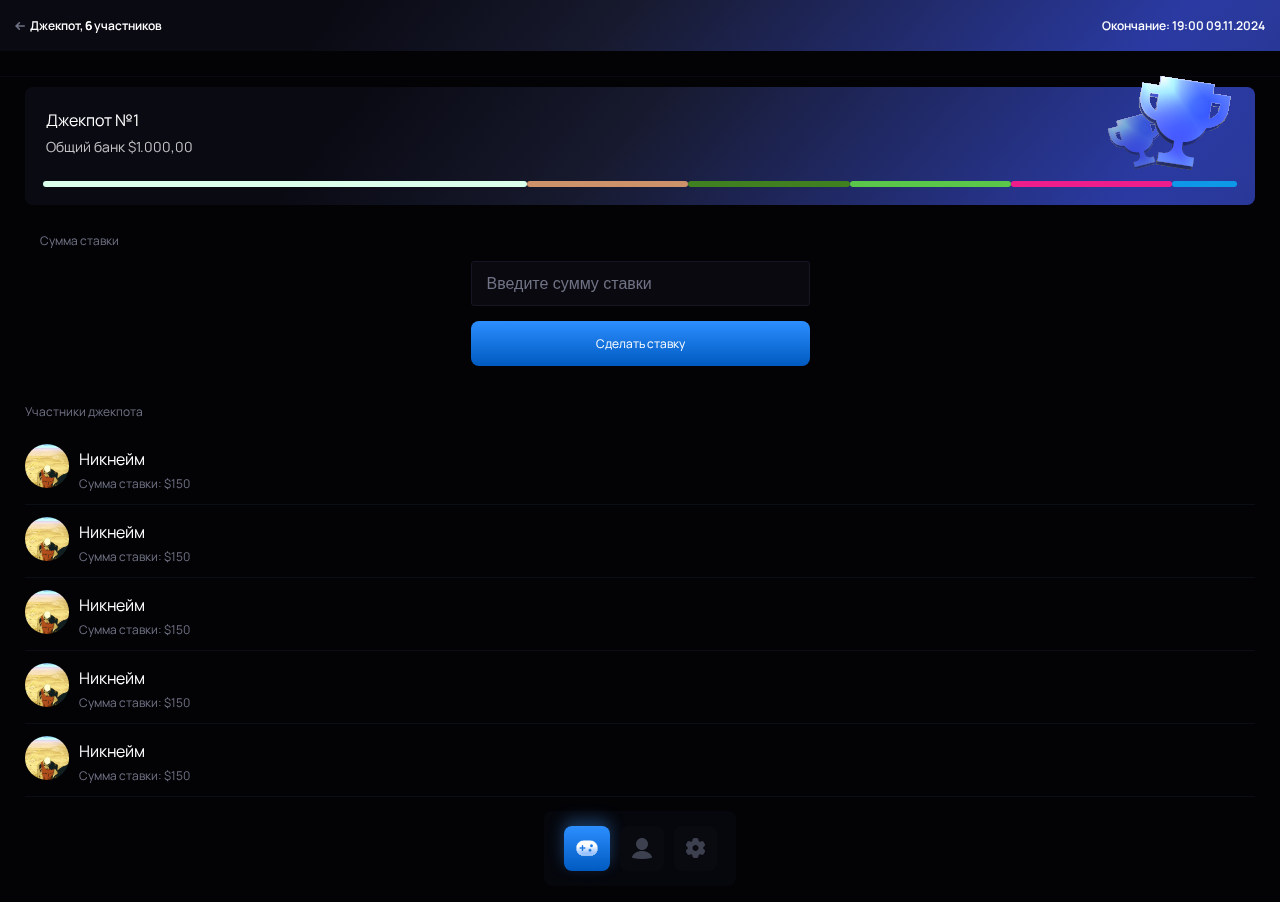
<file: jekpot_game.html>
<!DOCTYPE html>
<html lang="en">
<head>
    <meta charset="UTF-8">
    <meta name="viewport" content="width=device-width, initial-scale=1.0">
    <link rel="stylesheet" href="assets/jekpot_game.css">
    <script src="https://cdnjs.cloudflare.com/ajax/libs/jquery/3.3.1/jquery.min.js"></script>
    <link href="https://fonts.googleapis.com/css2?family=Manrope:wght@200..800&family=Montserrat:ital,wght@0,100..900;1,100..900&display=swap" rel="stylesheet">
    <title>Document</title>
</head>
<body>
    <!-- <header>
        <div class="header_position"> -->
            <div class="status_bar">
                <a href="jekpot.html" class="no_hook">
                    <div class="back_button">
                        <svg width="10" height="8" viewBox="0 0 10 8" fill="none" xmlns="http://www.w3.org/2000/svg">
                            <path d="M-1.74847e-07 3.99998L3.79169 7.76571C3.86648 7.83999 3.95527 7.89891 4.05298 7.93911C4.1507 7.97931 4.25544 8 4.36121 8C4.46697 8 4.57171 7.97931 4.66943 7.93911C4.76714 7.89891 4.85593 7.83999 4.93072 7.76571C5.00551 7.69143 5.06484 7.60325 5.10532 7.5062C5.14579 7.40915 5.16663 7.30514 5.16663 7.20009C5.16663 7.09505 5.14579 6.99103 5.10532 6.89398C5.06484 6.79693 5.00551 6.70875 4.93072 6.63447L3.08361 4.8L9.19446 4.8C9.4081 4.8 9.61299 4.71571 9.76406 4.56568C9.91513 4.41565 10 4.21216 10 3.99997C10 3.78779 9.91513 3.5843 9.76406 3.43427C9.61299 3.28423 9.4081 3.19995 9.19446 3.19995L3.08361 3.19995L4.93072 1.36548C5.00579 1.29135 5.06536 1.20322 5.10601 1.10615C5.14665 1.00908 5.16758 0.904989 5.16758 0.799858C5.16758 0.694728 5.14665 0.590635 5.10601 0.493565C5.06536 0.396495 5.00579 0.308362 4.93072 0.234237C4.77966 0.084255 4.57481 2.76866e-07 4.3612 2.86203e-07C4.1476 2.9554e-07 3.94275 0.084255 3.79169 0.234237L-1.74847e-07 3.99998Z" fill="#707385"/>
                        </svg>            
                        <p>Джекпот, <span class="people_to_game">6</span> участников</p>
                    </div>
                </a>
                <!-- <a href="/" class="no_hook" onclick="show()"> -->
                    <div class="create_game">
                        <p>Окончание: <span>19:00 09.11.2024</span></p>
                    </div>
                <!-- </a> -->
            </div>
        <!-- </div> -->
    <!-- </header> -->
    <div class="position_class">
        <div class="background_games">
            <div class="background_list">
                <div class="games_list">
                    <div class="type_game auction_content">
                        <div class="auction_content_about">
                            <p class="title_type_game">Джекпот №1</p>
                            <p class="quantity">Общий банк <span>$1.000,00</span></p>
                        </div>
                        <div class="auction_iamge">
                            <svg width="143" height="136" viewBox="0 0 143 136" fill="none" xmlns="http://www.w3.org/2000/svg">
                                <g opacity="0.64" filter="url(#filter0_f_126_87)">
                                <g filter="url(#filter1_ii_126_87)">
                                <path d="M42.4716 64.0733L41.0704 58.9352L12.5054 64.9489L11.8432 64.9849L10.5369 65.3879L12.5298 72.2387L3.29968 72.7544L2.44144 72.9768L1.99333 73.1575L2.54922 74.9605L4.54569 82.2814C6.26151 88.5731 12.3835 92.4532 18.6862 91.6285C20.2518 93.9394 22.4135 95.7846 24.943 96.9693C27.4724 98.154 30.2756 98.6341 33.0567 98.3591L33.7973 101.075C34.1578 102.397 33.9777 103.808 33.2967 104.998C32.6157 106.187 31.4896 107.059 30.1661 107.42L27.671 108.1L29.03 113.084L48.9912 107.64L47.6321 102.656L45.137 103.337C43.8135 103.698 42.401 103.519 41.2103 102.84C40.0195 102.16 39.1481 101.036 38.7876 99.7142L38.0469 96.9982C40.5826 95.8233 42.754 93.9865 44.3318 91.6818C45.9096 89.377 46.8353 86.6898 47.0111 83.9041C52.8598 81.4149 56.1935 73.6804 54.4777 67.3886L52.4522 61.3515L42.4716 64.0733ZM9.53598 80.9205L8.89858 78.5832L13.8889 77.2223L16.448 86.6063C14.8482 86.489 13.3246 85.8793 12.0867 84.861C10.8489 83.8428 9.95772 82.4661 9.53598 80.9205ZM49.4584 70.0332C49.8764 71.5794 49.8061 73.2171 49.2569 74.7225C48.7078 76.2278 47.7067 77.5274 46.3905 78.4434L43.8307 69.0569L48.821 67.6959L49.4584 70.0332Z" fill="url(#paint0_radial_126_87)"/>
                                <path d="M42.4716 64.0733L41.0704 58.9352L12.5054 64.9489L11.8432 64.9849L10.5369 65.3879L12.5298 72.2387L3.29968 72.7544L2.44144 72.9768L1.99333 73.1575L2.54922 74.9605L4.54569 82.2814C6.26151 88.5731 12.3835 92.4532 18.6862 91.6285C20.2518 93.9394 22.4135 95.7846 24.943 96.9693C27.4724 98.154 30.2756 98.6341 33.0567 98.3591L33.7973 101.075C34.1578 102.397 33.9777 103.808 33.2967 104.998C32.6157 106.187 31.4896 107.059 30.1661 107.42L27.671 108.1L29.03 113.084L48.9912 107.64L47.6321 102.656L45.137 103.337C43.8135 103.698 42.401 103.519 41.2103 102.84C40.0195 102.16 39.1481 101.036 38.7876 99.7142L38.0469 96.9982C40.5826 95.8233 42.754 93.9865 44.3318 91.6818C45.9096 89.377 46.8353 86.6898 47.0111 83.9041C52.8598 81.4149 56.1935 73.6804 54.4777 67.3886L52.4522 61.3515L42.4716 64.0733ZM9.53598 80.9205L8.89858 78.5832L13.8889 77.2223L16.448 86.6063C14.8482 86.489 13.3246 85.8793 12.0867 84.861C10.8489 83.8428 9.95772 82.4661 9.53598 80.9205ZM49.4584 70.0332C49.8764 71.5794 49.8061 73.2171 49.2569 74.7225C48.7078 76.2278 47.7067 77.5274 46.3905 78.4434L43.8307 69.0569L48.821 67.6959L49.4584 70.0332Z" fill="url(#paint1_linear_126_87)" fill-opacity="0.4" style="mix-blend-mode:overlay"/>
                                </g>
                                <path d="M42.3679 64.1016L42.3962 64.2053L42.4999 64.177L52.3826 61.4819L54.3748 67.4199C55.2243 70.538 54.8238 74.0178 53.4829 77.0286C52.1415 80.0405 49.8634 82.5734 46.969 83.8052L46.908 83.8311L46.9038 83.8973C46.7293 86.6637 45.81 89.3323 44.2431 91.621C42.6762 93.9098 40.5199 95.7339 38.0018 96.9006L37.9194 96.9388L37.9433 97.0264L38.6839 99.7425C39.0519 101.092 39.9415 102.239 41.157 102.933C42.3725 103.626 43.8143 103.809 45.1653 103.441L47.5567 102.788L48.8592 107.565L29.1054 112.952L27.8029 108.175L30.1944 107.523C31.5454 107.155 32.6949 106.266 33.39 105.051C34.0852 103.836 34.269 102.396 33.901 101.047L33.1603 98.3308L33.1365 98.2432L33.0461 98.2521C30.2843 98.5253 27.5005 98.0484 24.9886 96.872C22.4767 95.6955 20.3299 93.8631 18.7751 91.5683L18.738 91.5134L18.6722 91.522C12.4212 92.3399 6.35062 88.4914 4.64938 82.2531L2.65291 74.9322L2.65297 74.9322L2.65193 74.9288L2.12514 73.2202L2.47515 73.0791L3.31632 72.8611L12.5358 72.346L12.6708 72.3385L12.633 72.2087L10.6696 65.4595L11.8623 65.0915L12.5112 65.0562L12.5194 65.0558L12.5275 65.0541L40.9934 59.0613L42.3679 64.1016ZM9.43229 80.9487L9.43229 80.9487C9.8599 82.5158 10.7634 83.9117 12.0184 84.944C13.2734 85.9764 14.8182 86.5946 16.4401 86.7135L16.5917 86.7246L16.5517 86.578L13.9926 77.194L13.9643 77.0903L13.8606 77.1186L8.8703 78.4795L8.76661 78.5078L8.79489 78.6114L9.43229 80.9487ZM49.5621 70.0052L49.562 70.005L48.9246 67.6677L48.8964 67.564L48.7927 67.5923L43.8024 68.9532L43.6987 68.9814L43.727 69.0851L46.2868 78.4717L46.3268 78.6186L46.4518 78.5316C47.7862 77.603 48.8012 76.2855 49.3579 74.7593C49.9146 73.2331 49.986 71.5727 49.5621 70.0052Z" stroke="url(#paint2_linear_126_87)" stroke-width="0.214956" style="mix-blend-mode:overlay"/>
                                <g filter="url(#filter2_ii_126_87)">
                                <path d="M42.3638 62.0868L40.9627 56.9488L11.0209 65.1142L12.4221 70.2522L2.44148 72.974L4.43795 80.2949C6.15377 86.5866 12.2758 90.4667 18.5784 89.6421C20.1441 91.953 22.3058 93.7982 24.8352 94.9828C27.3647 96.1675 30.1679 96.6477 32.9489 96.3726L33.6896 99.0886C34.0501 100.41 33.87 101.821 33.189 103.011C32.508 104.201 31.3819 105.072 30.0584 105.433L27.5632 106.114L28.9223 111.097L48.8835 105.654L47.5244 100.67L45.0293 101.35C43.7058 101.711 42.2933 101.532 41.1025 100.853C39.9118 100.174 39.0403 99.0495 38.6799 97.7277L37.9392 95.0117C40.4748 93.8369 42.6462 92.0001 44.2241 89.6953C45.8019 87.3905 46.7276 84.7034 46.9033 81.9176C52.7521 79.4285 56.0567 72.9776 54.3409 66.6859L52.3444 59.365L42.3638 62.0868ZM9.42824 78.934L8.79084 76.5967L13.7811 75.2358L16.3403 84.6199C14.7405 84.5026 13.2168 83.8928 11.979 82.8746C10.7411 81.8563 9.84998 80.4796 9.42824 78.934ZM49.3506 68.0468C49.7687 69.5929 49.6983 71.2307 49.1492 72.736C48.6001 74.2414 47.5989 75.5409 46.2827 76.4569L43.7229 67.0704L48.7132 65.7095L49.3506 68.0468Z" fill="url(#paint3_radial_126_87)"/>
                                <path d="M42.3638 62.0868L40.9627 56.9488L11.0209 65.1142L12.4221 70.2522L2.44148 72.974L4.43795 80.2949C6.15377 86.5866 12.2758 90.4667 18.5784 89.6421C20.1441 91.953 22.3058 93.7982 24.8352 94.9828C27.3647 96.1675 30.1679 96.6477 32.9489 96.3726L33.6896 99.0886C34.0501 100.41 33.87 101.821 33.189 103.011C32.508 104.201 31.3819 105.072 30.0584 105.433L27.5632 106.114L28.9223 111.097L48.8835 105.654L47.5244 100.67L45.0293 101.35C43.7058 101.711 42.2933 101.532 41.1025 100.853C39.9118 100.174 39.0403 99.0495 38.6799 97.7277L37.9392 95.0117C40.4748 93.8369 42.6462 92.0001 44.2241 89.6953C45.8019 87.3905 46.7276 84.7034 46.9033 81.9176C52.7521 79.4285 56.0567 72.9776 54.3409 66.6859L52.3444 59.365L42.3638 62.0868ZM9.42824 78.934L8.79084 76.5967L13.7811 75.2358L16.3403 84.6199C14.7405 84.5026 13.2168 83.8928 11.979 82.8746C10.7411 81.8563 9.84998 80.4796 9.42824 78.934ZM49.3506 68.0468C49.7687 69.5929 49.6983 71.2307 49.1492 72.736C48.6001 74.2414 47.5989 75.5409 46.2827 76.4569L43.7229 67.0704L48.7132 65.7095L49.3506 68.0468Z" fill="url(#paint4_linear_126_87)" fill-opacity="0.4" style="mix-blend-mode:overlay"/>
                                </g>
                                <path d="M42.2602 62.1151L42.2884 62.2188L42.3921 62.1905L52.269 59.497L54.2372 66.7142C55.9385 72.9525 52.6621 79.3499 46.8613 81.8187L46.8003 81.8447L46.7961 81.9108C46.6215 84.6773 45.7023 87.3458 44.1354 89.6346C42.5685 91.9234 40.4121 93.7475 37.894 94.9142L37.8116 94.9524L37.8355 95.04L38.5762 97.756C38.9442 99.1053 39.8338 100.253 41.0493 100.946C42.2648 101.64 43.7066 101.823 45.0575 101.454L47.449 100.802L48.7515 105.578L28.9977 110.965L27.6952 106.189L30.0867 105.537C31.4376 105.168 32.5871 104.279 33.2823 103.065C33.9774 101.85 34.1613 100.41 33.7933 99.0604L33.0526 96.3443L33.0287 96.2567L32.9383 96.2657C30.1766 96.5388 27.3927 96.062 24.8808 94.8855C22.3689 93.709 20.2222 91.8766 18.6674 89.5818L18.6302 89.5269L18.5645 89.5355C12.3134 90.3534 6.24288 86.5049 4.54164 80.2666L2.57345 73.0495L12.4503 70.3559L12.554 70.3277L12.5258 70.224L11.1528 65.1896L40.8872 57.0808L42.2602 62.1151ZM9.32455 78.9623L9.32456 78.9623C9.75216 80.5294 10.6557 81.9252 11.9107 82.9576C13.1657 83.99 14.7105 84.6081 16.3324 84.727L16.4839 84.7382L16.4439 84.5916L13.8848 75.2075L13.8566 75.1038L13.7529 75.1321L8.76256 76.493L8.65887 76.5213L8.68715 76.625L9.32455 78.9623ZM49.4544 68.0187L49.4543 68.0185L48.8169 65.6812L48.7886 65.5775L48.6849 65.6058L43.6946 66.9667L43.5909 66.995L43.6192 67.0987L46.179 76.4852L46.2191 76.6322L46.3441 76.5452C47.6785 75.6165 48.6934 74.299 49.2502 72.7729C49.8069 71.2467 49.8782 69.5863 49.4544 68.0187Z" stroke="url(#paint5_linear_126_87)" stroke-width="0.214956" style="mix-blend-mode:overlay"/>
                                </g>
                                <g filter="url(#filter3_ii_126_87)">
                                <path d="M105.715 40.8346L107.123 31.8043L58.1648 21.1911L57.1025 20.7831L54.7737 20.4982L53.0909 32.6261L38.2722 26.9609L36.772 26.7073L36.3492 30.1604L33.5426 42.7566C31.8178 53.8146 38.6855 64.1852 49.1356 67.3135C49.9673 72.031 52.0591 76.4371 55.1901 80.0665C58.3211 83.6959 62.3751 86.4139 66.9238 87.9333L66.1792 92.7069C65.8169 95.0299 64.5453 97.1135 62.6443 98.4996C60.7433 99.8856 58.3685 100.46 56.0424 100.098L51.6571 99.4135L50.2908 108.172L85.3733 113.645L86.7396 104.886L82.3542 104.202C80.0281 103.839 77.9412 102.568 76.5526 100.669C75.1641 98.7699 74.5875 96.3979 74.9499 94.075L75.6945 89.3014C80.4899 89.2395 85.179 87.8853 89.2667 85.3819C93.3543 82.8785 96.6887 79.3188 98.9176 75.0788C109.824 75.2817 120.47 65.5051 122.195 54.4471L123.256 43.5708L105.715 40.8346ZM42.3132 44.1247L42.954 40.0168L51.7246 41.3849L49.152 57.8777C46.7286 56.5721 44.7697 54.5485 43.5449 52.0856C42.3202 49.6226 41.8899 46.8413 42.3132 44.1247ZM112.478 55.0693C112.049 57.7842 110.79 60.3 108.874 62.2728C106.958 64.2455 104.479 65.5789 101.775 66.0905L104.348 49.5934L113.119 50.9615L112.478 55.0693Z" fill="url(#paint6_radial_126_87)"/>
                                <path d="M105.715 40.8346L107.123 31.8043L58.1648 21.1911L57.1025 20.7831L54.7737 20.4982L53.0909 32.6261L38.2722 26.9609L36.772 26.7073L36.3492 30.1604L33.5426 42.7566C31.8178 53.8146 38.6855 64.1852 49.1356 67.3135C49.9673 72.031 52.0591 76.4371 55.1901 80.0665C58.3211 83.6959 62.3751 86.4139 66.9238 87.9333L66.1792 92.7069C65.8169 95.0299 64.5453 97.1135 62.6443 98.4996C60.7433 99.8856 58.3685 100.46 56.0424 100.098L51.6571 99.4135L50.2908 108.172L85.3733 113.645L86.7396 104.886L82.3542 104.202C80.0281 103.839 77.9412 102.568 76.5526 100.669C75.1641 98.7699 74.5875 96.3979 74.9499 94.075L75.6945 89.3014C80.4899 89.2395 85.179 87.8853 89.2667 85.3819C93.3543 82.8785 96.6887 79.3188 98.9176 75.0788C109.824 75.2817 120.47 65.5051 122.195 54.4471L123.256 43.5708L105.715 40.8346ZM42.3132 44.1247L42.954 40.0168L51.7246 41.3849L49.152 57.8777C46.7286 56.5721 44.7697 54.5485 43.5449 52.0856C42.3202 49.6226 41.8899 46.8413 42.3132 44.1247ZM112.478 55.0693C112.049 57.7842 110.79 60.3 108.874 62.2728C106.958 64.2455 104.479 65.5789 101.775 66.0905L104.348 49.5934L113.119 50.9615L112.478 55.0693Z" fill="url(#paint7_linear_126_87)" fill-opacity="0.4" style="mix-blend-mode:overlay"/>
                                </g>
                                <path d="M105.532 40.8062L105.504 40.9884L105.686 41.0168L123.055 43.7262L122.012 54.4239C121.155 59.9034 118.088 65.073 113.876 68.8484C109.663 72.6252 104.318 74.9948 98.921 74.8944L98.8073 74.8922L98.7543 74.9929C96.5409 79.2036 93.2296 82.7386 89.1703 85.2246C85.111 87.7107 80.4543 89.0555 75.6921 89.117L75.5362 89.119L75.5122 89.273L74.7676 94.0465C74.3977 96.4179 74.9863 98.8393 76.4038 100.778C77.8212 102.717 79.9515 104.014 82.3258 104.384L86.5289 105.04L85.2195 113.434L50.5015 108.018L51.8109 99.6242L56.014 100.28C58.3883 100.65 60.8124 100.063 62.753 98.6486C64.6935 97.2337 65.9916 95.1067 66.3615 92.7353L67.1061 87.9618L67.1301 87.8078L66.9823 87.7584C62.465 86.2494 58.4391 83.5503 55.3298 79.946C52.2205 76.3418 50.1432 71.9662 49.3172 67.2815L49.2975 67.1695L49.1885 67.1369C38.8258 64.0347 32.0171 53.7527 33.724 42.7909L36.5292 30.2005L36.5312 30.1918L36.5323 30.1828L36.9316 26.9213L38.2234 27.1397L53.025 32.7984L53.2417 32.8812L53.2736 32.6515L54.9315 20.7034L57.0576 20.9634L58.0987 21.3633L58.1119 21.3683L58.1258 21.3713L106.914 31.9477L105.532 40.8062ZM42.9824 39.8346L42.8002 39.8061L42.7718 39.9884L42.131 44.0963C41.7018 46.8507 42.1381 49.6705 43.3798 52.1677C44.6215 54.6648 46.6076 56.7164 49.0645 58.0401L49.2941 58.1637L49.3343 57.9061L51.9069 41.4133L51.9353 41.2311L51.7531 41.2026L42.9824 39.8346ZM112.66 55.0981L112.66 55.0978L113.301 50.9899L113.33 50.8076L113.147 50.7792L104.377 49.4111L104.195 49.3827L104.166 49.5649L101.593 66.0621L101.553 66.3204L101.809 66.2718C104.551 65.753 107.064 64.4013 109.007 62.4013C110.949 60.4013 112.225 57.8506 112.66 55.0981Z" stroke="url(#paint8_linear_126_87)" stroke-width="0.36889" style="mix-blend-mode:overlay"/>
                                <g filter="url(#filter4_ii_126_87)">
                                <path d="M106.939 37.6475L108.347 28.6172L55.7236 20.4087L54.315 29.439L36.7738 26.7028L34.7668 39.5695C33.0419 50.6275 39.9097 60.9981 50.3597 64.1264C51.1914 68.8439 53.2833 73.25 56.4143 76.8794C59.5453 80.5088 63.5992 83.2268 68.148 84.7462L67.4034 89.5198C67.0411 91.8427 65.7695 93.9264 63.8685 95.3125C61.9674 96.6985 59.5927 97.2733 57.2665 96.9105L52.8812 96.2264L51.515 104.985L86.5975 110.458L87.9637 101.699L83.5784 101.015C81.2523 100.652 79.1654 99.3811 77.7768 97.482C76.3882 95.5828 75.8117 93.2108 76.174 90.8879L76.9186 86.1143C81.7141 86.0524 86.4032 84.6982 90.4908 82.1948C94.5785 79.6914 97.9128 76.1317 100.142 71.8917C111.048 72.0946 120.748 64.3083 122.473 53.2503L124.48 40.3837L106.939 37.6475ZM43.5374 40.9376L44.1782 36.8297L52.9488 38.1978L50.3762 54.6906C47.9527 53.385 45.9938 51.3614 44.7691 48.8985C43.5444 46.4355 43.114 43.6542 43.5374 40.9376ZM113.702 51.8822C113.273 54.5971 112.014 57.1129 110.098 59.0857C108.183 61.0584 105.703 62.3918 102.999 62.9034L105.573 46.4063L114.343 47.7744L113.702 51.8822Z" fill="url(#paint9_radial_126_87)"/>
                                <path d="M106.939 37.6475L108.347 28.6172L55.7236 20.4087L54.315 29.439L36.7738 26.7028L34.7668 39.5695C33.0419 50.6275 39.9097 60.9981 50.3597 64.1264C51.1914 68.8439 53.2833 73.25 56.4143 76.8794C59.5453 80.5088 63.5992 83.2268 68.148 84.7462L67.4034 89.5198C67.0411 91.8427 65.7695 93.9264 63.8685 95.3125C61.9674 96.6985 59.5927 97.2733 57.2665 96.9105L52.8812 96.2264L51.515 104.985L86.5975 110.458L87.9637 101.699L83.5784 101.015C81.2523 100.652 79.1654 99.3811 77.7768 97.482C76.3882 95.5828 75.8117 93.2108 76.174 90.8879L76.9186 86.1143C81.7141 86.0524 86.4032 84.6982 90.4908 82.1948C94.5785 79.6914 97.9128 76.1317 100.142 71.8917C111.048 72.0946 120.748 64.3083 122.473 53.2503L124.48 40.3837L106.939 37.6475ZM43.5374 40.9376L44.1782 36.8297L52.9488 38.1978L50.3762 54.6906C47.9527 53.385 45.9938 51.3614 44.7691 48.8985C43.5444 46.4355 43.114 43.6542 43.5374 40.9376ZM113.702 51.8822C113.273 54.5971 112.014 57.1129 110.098 59.0857C108.183 61.0584 105.703 62.3918 102.999 62.9034L105.573 46.4063L114.343 47.7744L113.702 51.8822Z" fill="url(#paint10_linear_126_87)" fill-opacity="0.4" style="mix-blend-mode:overlay"/>
                                </g>
                                <path d="M106.756 37.6191L106.728 37.8013L106.91 37.8297L124.269 40.5375L122.291 53.2219C120.581 64.1859 110.962 71.9085 100.145 71.7073L100.031 71.7051L99.9785 71.8059C97.765 76.0165 94.4538 79.5515 90.3945 82.0375C86.3352 84.5236 81.6785 85.8684 76.9162 85.9299L76.7604 85.9319L76.7364 86.0859L75.9918 90.8594C75.6219 93.2308 76.2104 95.6522 77.6279 97.5908C79.0454 99.5295 81.1756 100.827 83.55 101.197L87.753 101.853L86.4437 110.247L51.7257 104.831L53.0351 96.4371L57.2381 97.0927C59.6125 97.4631 62.0366 96.8763 63.9771 95.4615C65.9177 94.0467 67.2157 91.9196 67.5856 89.5482L68.3302 84.7747L68.3543 84.6207L68.2064 84.5713C63.6891 83.0623 59.6632 80.3632 56.5539 76.7589C53.4446 73.1547 51.3673 68.7791 50.5414 64.0944L50.5216 63.9824L50.4126 63.9498C40.0481 60.847 33.2388 50.5619 34.949 39.5979L36.9276 26.9135L54.2866 29.6213L54.4688 29.6497L54.4973 29.4674L55.8774 20.6194L108.137 28.771L106.756 37.6191ZM44.2066 36.6475L44.0244 36.619L43.9959 36.8013L43.3552 40.9092C42.9259 43.6636 43.3622 46.4834 44.6039 48.9806C45.8456 51.4777 47.8317 53.5293 50.2887 54.853L50.5182 54.9766L50.5584 54.719L53.131 38.2262L53.1595 38.044L52.9772 38.0156L44.2066 36.6475ZM113.885 51.911L113.885 51.9107L114.525 47.8028L114.554 47.6205L114.372 47.5921L105.601 46.224L105.419 46.1956L105.39 46.3779L102.817 62.875L102.777 63.1333L103.033 63.0847C105.775 62.5659 108.288 61.2142 110.231 59.2142C112.173 57.2142 113.449 54.6635 113.885 51.911Z" stroke="url(#paint11_linear_126_87)" stroke-width="0.36889" style="mix-blend-mode:overlay"/>
                                <defs>
                                <filter id="filter0_f_126_87" x="1.32223" y="56.2777" width="54.2771" height="57.4769" filterUnits="userSpaceOnUse" color-interpolation-filters="sRGB">
                                <feFlood flood-opacity="0" result="BackgroundImageFix"/>
                                <feBlend mode="normal" in="SourceGraphic" in2="BackgroundImageFix" result="shape"/>
                                <feGaussianBlur stdDeviation="0.33553" result="effect1_foregroundBlur_126_87"/>
                                </filter>
                                <filter id="filter1_ii_126_87" x="1.99329" y="43.1427" width="52.9349" height="86.1979" filterUnits="userSpaceOnUse" color-interpolation-filters="sRGB">
                                <feFlood flood-opacity="0" result="BackgroundImageFix"/>
                                <feBlend mode="normal" in="SourceGraphic" in2="BackgroundImageFix" result="shape"/>
                                <feColorMatrix in="SourceAlpha" type="matrix" values="0 0 0 0 0 0 0 0 0 0 0 0 0 0 0 0 0 0 127 0" result="hardAlpha"/>
                                <feOffset dy="-15.7925"/>
                                <feGaussianBlur stdDeviation="18.9878"/>
                                <feComposite in2="hardAlpha" operator="arithmetic" k2="-1" k3="1"/>
                                <feColorMatrix type="matrix" values="0 0 0 0 0 0 0 0 0 0 0 0 0 0 0 0 0 0 0.45 0"/>
                                <feBlend mode="overlay" in2="shape" result="effect1_innerShadow_126_87"/>
                                <feColorMatrix in="SourceAlpha" type="matrix" values="0 0 0 0 0 0 0 0 0 0 0 0 0 0 0 0 0 0 127 0" result="hardAlpha"/>
                                <feOffset dy="16.257"/>
                                <feGaussianBlur stdDeviation="10.0097"/>
                                <feComposite in2="hardAlpha" operator="arithmetic" k2="-1" k3="1"/>
                                <feColorMatrix type="matrix" values="0 0 0 0 1 0 0 0 0 1 0 0 0 0 1 0 0 0 1 0"/>
                                <feBlend mode="overlay" in2="effect1_innerShadow_126_87" result="effect2_innerShadow_126_87"/>
                                </filter>
                                <filter id="filter2_ii_126_87" x="2.44153" y="41.1563" width="52.3524" height="86.1979" filterUnits="userSpaceOnUse" color-interpolation-filters="sRGB">
                                <feFlood flood-opacity="0" result="BackgroundImageFix"/>
                                <feBlend mode="normal" in="SourceGraphic" in2="BackgroundImageFix" result="shape"/>
                                <feColorMatrix in="SourceAlpha" type="matrix" values="0 0 0 0 0 0 0 0 0 0 0 0 0 0 0 0 0 0 127 0" result="hardAlpha"/>
                                <feOffset dy="-15.7925"/>
                                <feGaussianBlur stdDeviation="18.9878"/>
                                <feComposite in2="hardAlpha" operator="arithmetic" k2="-1" k3="1"/>
                                <feColorMatrix type="matrix" values="0 0 0 0 0 0 0 0 0 0 0 0 0 0 0 0 0 0 0.45 0"/>
                                <feBlend mode="overlay" in2="shape" result="effect1_innerShadow_126_87"/>
                                <feColorMatrix in="SourceAlpha" type="matrix" values="0 0 0 0 0 0 0 0 0 0 0 0 0 0 0 0 0 0 127 0" result="hardAlpha"/>
                                <feOffset dy="16.257"/>
                                <feGaussianBlur stdDeviation="10.0097"/>
                                <feComposite in2="hardAlpha" operator="arithmetic" k2="-1" k3="1"/>
                                <feColorMatrix type="matrix" values="0 0 0 0 1 0 0 0 0 1 0 0 0 0 1 0 0 0 1 0"/>
                                <feBlend mode="overlay" in2="effect1_innerShadow_126_87" result="effect2_innerShadow_126_87"/>
                                </filter>
                                <filter id="filter3_ii_126_87" x="33.2776" y="-6.60362" width="89.9783" height="148.147" filterUnits="userSpaceOnUse" color-interpolation-filters="sRGB">
                                <feFlood flood-opacity="0" result="BackgroundImageFix"/>
                                <feBlend mode="normal" in="SourceGraphic" in2="BackgroundImageFix" result="shape"/>
                                <feColorMatrix in="SourceAlpha" type="matrix" values="0 0 0 0 0 0 0 0 0 0 0 0 0 0 0 0 0 0 127 0" result="hardAlpha"/>
                                <feOffset dy="-27.1019"/>
                                <feGaussianBlur stdDeviation="32.5852"/>
                                <feComposite in2="hardAlpha" operator="arithmetic" k2="-1" k3="1"/>
                                <feColorMatrix type="matrix" values="0 0 0 0 0 0 0 0 0 0 0 0 0 0 0 0 0 0 0.45 0"/>
                                <feBlend mode="overlay" in2="shape" result="effect1_innerShadow_126_87"/>
                                <feColorMatrix in="SourceAlpha" type="matrix" values="0 0 0 0 0 0 0 0 0 0 0 0 0 0 0 0 0 0 127 0" result="hardAlpha"/>
                                <feOffset dy="27.899"/>
                                <feGaussianBlur stdDeviation="17.1778"/>
                                <feComposite in2="hardAlpha" operator="arithmetic" k2="-1" k3="1"/>
                                <feColorMatrix type="matrix" values="0 0 0 0 1 0 0 0 0 1 0 0 0 0 1 0 0 0 1 0"/>
                                <feBlend mode="overlay" in2="effect1_innerShadow_126_87" result="effect2_innerShadow_126_87"/>
                                </filter>
                                <filter id="filter4_ii_126_87" x="34.5018" y="-6.69316" width="89.9781" height="145.05" filterUnits="userSpaceOnUse" color-interpolation-filters="sRGB">
                                <feFlood flood-opacity="0" result="BackgroundImageFix"/>
                                <feBlend mode="normal" in="SourceGraphic" in2="BackgroundImageFix" result="shape"/>
                                <feColorMatrix in="SourceAlpha" type="matrix" values="0 0 0 0 0 0 0 0 0 0 0 0 0 0 0 0 0 0 127 0" result="hardAlpha"/>
                                <feOffset dy="-27.1019"/>
                                <feGaussianBlur stdDeviation="32.5852"/>
                                <feComposite in2="hardAlpha" operator="arithmetic" k2="-1" k3="1"/>
                                <feColorMatrix type="matrix" values="0 0 0 0 0 0 0 0 0 0 0 0 0 0 0 0 0 0 0.45 0"/>
                                <feBlend mode="overlay" in2="shape" result="effect1_innerShadow_126_87"/>
                                <feColorMatrix in="SourceAlpha" type="matrix" values="0 0 0 0 0 0 0 0 0 0 0 0 0 0 0 0 0 0 127 0" result="hardAlpha"/>
                                <feOffset dy="27.899"/>
                                <feGaussianBlur stdDeviation="17.1778"/>
                                <feComposite in2="hardAlpha" operator="arithmetic" k2="-1" k3="1"/>
                                <feColorMatrix type="matrix" values="0 0 0 0 1 0 0 0 0 1 0 0 0 0 1 0 0 0 1 0"/>
                                <feBlend mode="overlay" in2="effect1_innerShadow_126_87" result="effect2_innerShadow_126_87"/>
                                </filter>
                                <radialGradient id="paint0_radial_126_87" cx="0" cy="0" r="1" gradientUnits="userSpaceOnUse" gradientTransform="translate(39.6613 73.773) rotate(112.771) scale(35.9444 30.8495)">
                                <stop offset="0.169422" stop-color="#172477"/>
                                <stop offset="1" stop-color="#2C3876"/>
                                </radialGradient>
                                <linearGradient id="paint1_linear_126_87" x1="30.8757" y1="99.8267" x2="47.21" y2="73.1356" gradientUnits="userSpaceOnUse">
                                <stop stop-color="white" stop-opacity="0"/>
                                <stop offset="0.58324" stop-color="white"/>
                                <stop offset="1" stop-color="white" stop-opacity="0"/>
                                </linearGradient>
                                <linearGradient id="paint2_linear_126_87" x1="16.1473" y1="64.751" x2="43.2418" y2="92.8325" gradientUnits="userSpaceOnUse">
                                <stop stop-color="white"/>
                                <stop offset="1" stop-color="#999999" stop-opacity="0"/>
                                </linearGradient>
                                <radialGradient id="paint3_radial_126_87" cx="0" cy="0" r="1" gradientUnits="userSpaceOnUse" gradientTransform="translate(39.5536 71.7865) rotate(112.771) scale(35.9444 30.8495)">
                                <stop offset="0.169422" stop-color="#2F4BFF"/>
                                <stop offset="1" stop-color="#758CFF"/>
                                </radialGradient>
                                <linearGradient id="paint4_linear_126_87" x1="30.7679" y1="97.8403" x2="47.1022" y2="71.1492" gradientUnits="userSpaceOnUse">
                                <stop stop-color="white" stop-opacity="0"/>
                                <stop offset="0.58324" stop-color="white"/>
                                <stop offset="1" stop-color="white" stop-opacity="0"/>
                                </linearGradient>
                                <linearGradient id="paint5_linear_126_87" x1="16.0396" y1="62.7646" x2="43.134" y2="90.846" gradientUnits="userSpaceOnUse">
                                <stop stop-color="white"/>
                                <stop offset="1" stop-color="#999999" stop-opacity="0"/>
                                </linearGradient>
                                <radialGradient id="paint6_radial_126_87" cx="0" cy="0" r="1" gradientUnits="userSpaceOnUse" gradientTransform="translate(94.5106 54.0562) rotate(136.891) scale(61.6848 52.9413)">
                                <stop offset="0.169422" stop-color="#172477"/>
                                <stop offset="1" stop-color="#2C3876"/>
                                </radialGradient>
                                <linearGradient id="paint7_linear_126_87" x1="62.4785" y1="88.7026" x2="106.781" y2="58.3518" gradientUnits="userSpaceOnUse">
                                <stop stop-color="white" stop-opacity="0"/>
                                <stop offset="0.58324" stop-color="white"/>
                                <stop offset="1" stop-color="white" stop-opacity="0"/>
                                </linearGradient>
                                <linearGradient id="paint8_linear_126_87" x1="64.008" y1="23.4352" x2="86.7524" y2="86.4198" gradientUnits="userSpaceOnUse">
                                <stop stop-color="white"/>
                                <stop offset="1" stop-color="#999999" stop-opacity="0"/>
                                </linearGradient>
                                <radialGradient id="paint9_radial_126_87" cx="0" cy="0" r="1" gradientUnits="userSpaceOnUse" gradientTransform="translate(95.7348 50.8691) rotate(136.891) scale(61.6848 52.9413)">
                                <stop offset="0.169422" stop-color="#2F4BFF"/>
                                <stop offset="1" stop-color="#758CFF"/>
                                </radialGradient>
                                <linearGradient id="paint10_linear_126_87" x1="63.7027" y1="85.5155" x2="108.005" y2="55.1647" gradientUnits="userSpaceOnUse">
                                <stop stop-color="white" stop-opacity="0"/>
                                <stop offset="0.58324" stop-color="white"/>
                                <stop offset="1" stop-color="white" stop-opacity="0"/>
                                </linearGradient>
                                <linearGradient id="paint11_linear_126_87" x1="65.2321" y1="20.2481" x2="87.9766" y2="83.2327" gradientUnits="userSpaceOnUse">
                                <stop stop-color="white"/>
                                <stop offset="1" stop-color="#999999" stop-opacity="0"/>
                                </linearGradient>
                                </defs>
                            </svg>                                
                        </div>
                    </div>
                    <div class="change_win">
                        <div class="box" data-value="150"></div>
                        <div class="box" data-value="50"></div>
                        <div class="box" data-value="50"></div>
                        <div class="box" data-value="50"></div>
                        <div class="box" data-value="50"></div>
                        <div class="box" data-value="20"></div>
                    </div>
                </div>
            <div class="get_bet">
                <div class="input_text">
                    <p>Сумма ставки</p>
                    <div class="input_sum">
                        <input type="number" placeholder="Введите сумму ставки">
                    </div>
                    <div class="footer_game">
                        <a href="/" class="no_hook">
                            <div class="create_game_auction">
                                Сделать ставку
                            </div>
                        </a>
                    </div>
                </div>
            </div>
            <p>Участники джекпота</p>
            <div class="users_list">
                <div class="user-card">
                    <div class="user-photo">
                        <img src="assets/img/img.jpg" alt="">
                    </div>
                    <div class="user-info">
                        <p class="user-title">Никнейм</p>
                        <p class="user-range">Сумма ставки: <span>$150</span></p>
                    </div>
                </div>
                <div class="user-card">
                    <div class="user-photo">
                        <img src="assets/img/img.jpg" alt="">
                    </div>
                    <div class="user-info">
                        <p class="user-title">Никнейм</p>
                        <p class="user-range">Сумма ставки: <span>$150</span></p>
                    </div>
                </div>
                <div class="user-card">
                    <div class="user-photo">
                        <img src="assets/img/img.jpg" alt="">
                    </div>
                    <div class="user-info">
                        <p class="user-title">Никнейм</p>
                        <p class="user-range">Сумма ставки: <span>$150</span></p>
                    </div>
                </div>
                <div class="user-card">
                    <div class="user-photo">
                        <img src="assets/img/img.jpg" alt="">
                    </div>
                    <div class="user-info">
                        <p class="user-title">Никнейм</p>
                        <p class="user-range">Сумма ставки: <span>$150</span></p>
                    </div>
                </div>
                <div class="user-card">
                    <div class="user-photo">
                        <img src="assets/img/img.jpg" alt="">
                    </div>
                    <div class="user-info">
                        <p class="user-title">Никнейм</p>
                        <p class="user-range">Сумма ставки: <span>$150</span></p>
                    </div>
                </div>
            </div>
        </div>
    </div>
    <footer>
    </footer>
    <div class="bottom_bar_position">
        <div class="bottom_bar">
            <div class="center_items">
                <div class="menu_items">
                    <div class="games keyboard">
                        <svg width="22" height="16" viewBox="0 0 22 16" fill="none" xmlns="http://www.w3.org/2000/svg">
                            <g filter="url(#filter0_i_0_115)">
                            <path d="M8 0.5C3.85775 0.5 0.5 3.85775 0.5 8C0.5 12.1423 3.85775 15.5 8 15.5H14C18.1423 15.5 21.5 12.1423 21.5 8C21.5 3.85775 18.1423 0.5 14 0.5H8ZM15.5 10.25C15.5 10.6478 15.342 11.0294 15.0607 11.3107C14.7794 11.592 14.3978 11.75 14 11.75C13.6022 11.75 13.2206 11.592 12.9393 11.3107C12.658 11.0294 12.5 10.6478 12.5 10.25C12.5 9.85218 12.658 9.47064 12.9393 9.18934C13.2206 8.90804 13.6022 8.75 14 8.75C14.3978 8.75 14.7794 8.90804 15.0607 9.18934C15.342 9.47064 15.5 9.85218 15.5 10.25ZM15.5 7.25C15.1022 7.25 14.7206 7.09196 14.4393 6.81066C14.158 6.52936 14 6.14782 14 5.75C14 5.35218 14.158 4.97064 14.4393 4.68934C14.7206 4.40804 15.1022 4.25 15.5 4.25C15.8978 4.25 16.2794 4.40804 16.5607 4.68934C16.842 4.97064 17 5.35218 17 5.75C17 6.14782 16.842 6.52936 16.5607 6.81066C16.2794 7.09196 15.8978 7.25 15.5 7.25ZM6.5 5C6.69891 5 6.88968 5.07902 7.03033 5.21967C7.17098 5.36032 7.25 5.55109 7.25 5.75V7.25H8.75C8.94891 7.25 9.13968 7.32902 9.28033 7.46967C9.42098 7.61032 9.5 7.80109 9.5 8C9.5 8.19891 9.42098 8.38968 9.28033 8.53033C9.13968 8.67098 8.94891 8.75 8.75 8.75H7.25V10.25C7.25 10.4489 7.17098 10.6397 7.03033 10.7803C6.88968 10.921 6.69891 11 6.5 11C6.30109 11 6.11032 10.921 5.96967 10.7803C5.82902 10.6397 5.75 10.4489 5.75 10.25V8.75H4.25C4.05109 8.75 3.86032 8.67098 3.71967 8.53033C3.57902 8.38968 3.5 8.19891 3.5 8C3.5 7.80109 3.57902 7.61032 3.71967 7.46967C3.86032 7.32902 4.05109 7.25 4.25 7.25H5.75V5.75C5.75 5.55109 5.82902 5.36032 5.96967 5.21967C6.11032 5.07902 6.30109 5 6.5 5Z" fill="url(#paint0_linear_0_115)"/>
                            </g>
                            <defs>
                            <filter id="filter0_i_0_115" x="0.5" y="-0.5" width="21" height="16" filterUnits="userSpaceOnUse" color-interpolation-filters="sRGB">
                            <feFlood flood-opacity="0" result="BackgroundImageFix"/>
                            <feBlend mode="normal" in="SourceGraphic" in2="BackgroundImageFix" result="shape"/>
                            <feColorMatrix in="SourceAlpha" type="matrix" values="0 0 0 0 0 0 0 0 0 0 0 0 0 0 0 0 0 0 127 0" result="hardAlpha"/>
                            <feOffset dy="-1"/>
                            <feGaussianBlur stdDeviation="0.85"/>
                            <feComposite in2="hardAlpha" operator="arithmetic" k2="-1" k3="1"/>
                            <feColorMatrix type="matrix" values="0 0 0 0 1 0 0 0 0 1 0 0 0 0 1 0 0 0 0.69 0"/>
                            <feBlend mode="overlay" in2="shape" result="effect1_innerShadow_0_115"/>
                            </filter>
                            <linearGradient id="paint0_linear_0_115" x1="10.5197" y1="6.02435" x2="11" y2="22" gradientUnits="userSpaceOnUse">
                            <stop stop-color="white"/>
                            <stop offset="1" stop-color="#1271FF"/>
                            </linearGradient>
                            </defs>
                        </svg>
                    </div>
                    <a href="profile.html">
                        <div class="profile keyboard">
                            <svg width="20" height="21" viewBox="0 0 20 21" fill="none" xmlns="http://www.w3.org/2000/svg">
                                <path d="M19.1555 19.9811C19.816 19.8325 20.2108 19.086 19.8818 18.4479C19.1567 17.044 18.0153 15.8092 16.5555 14.8689C14.6747 13.6574 12.369 13 10 13C7.63096 13 5.32533 13.6561 3.44446 14.8689C1.98475 15.8092 0.843301 17.044 0.118231 18.4479C-0.210802 19.086 0.184038 19.8325 0.844498 19.9811C6.88289 21.3396 13.1159 21.3396 19.1543 19.9811" fill="#3D404F"/>
                                <path d="M10 12C13.3137 12 16 9.31371 16 6C16 2.68629 13.3137 0 10 0C6.68629 0 4 2.68629 4 6C4 9.31371 6.68629 12 10 12Z" fill="#3D404F"/>
                            </svg>                       
                        </div>
                    </a>
                    <a href="settings.html">
                        <div class="settings keyboard">
                            <svg width="19" height="20" viewBox="0 0 19 20" fill="none" xmlns="http://www.w3.org/2000/svg">
                                <path fill-rule="evenodd" clip-rule="evenodd" d="M11.2791 0.152C10.9091 -4.47035e-08 10.4391 0 9.50007 0C8.56107 0 8.09207 -4.47035e-08 7.72107 0.152C7.47696 0.251745 7.25498 0.398782 7.06792 0.584647C6.88085 0.770512 6.73239 0.991536 6.63107 1.235C6.53707 1.458 6.50107 1.719 6.48607 2.098C6.47893 2.3725 6.40214 2.64068 6.2629 2.87736C6.12366 3.11403 5.92654 3.31142 5.69007 3.451C5.44882 3.5851 5.17762 3.65615 4.9016 3.65754C4.62558 3.65894 4.35367 3.59065 4.11107 3.459C3.77307 3.281 3.52807 3.183 3.28607 3.151C2.75665 3.08192 2.22134 3.2242 1.79607 3.547C1.47807 3.789 1.24307 4.193 0.774071 5C0.304071 5.807 0.0700714 6.21 0.0170714 6.605C-0.0529286 7.131 0.0910715 7.663 0.417071 8.084C0.565071 8.276 0.774072 8.437 1.09707 8.639C1.57407 8.936 1.88007 9.442 1.88007 10C1.88007 10.558 1.57407 11.064 1.09807 11.36C0.774071 11.563 0.565071 11.724 0.416071 11.916C0.255638 12.1242 0.137821 12.362 0.0693571 12.6158C0.000893369 12.8696 -0.0168739 13.1343 0.0170714 13.395C0.0700714 13.789 0.304071 14.193 0.774071 15C1.24407 15.807 1.47807 16.21 1.79607 16.453C2.22007 16.776 2.75607 16.918 3.28607 16.849C3.52807 16.817 3.77307 16.719 4.11107 16.541C4.3538 16.4092 4.62589 16.3408 4.9021 16.3422C5.17831 16.3436 5.44969 16.4147 5.69107 16.549C6.17707 16.829 6.46507 17.344 6.48607 17.902C6.50107 18.282 6.53707 18.542 6.63107 18.765C6.83507 19.255 7.22707 19.645 7.72107 19.848C8.09107 20 8.56107 20 9.50007 20C10.4391 20 10.9091 20 11.2791 19.848C11.5232 19.7483 11.7452 19.6012 11.9322 19.4154C12.1193 19.2295 12.2678 19.0085 12.3691 18.765C12.4631 18.542 12.4991 18.282 12.5141 17.902C12.5341 17.344 12.8231 16.828 13.3101 16.549C13.5513 16.4149 13.8225 16.3439 14.0985 16.3425C14.3746 16.3411 14.6465 16.4093 14.8891 16.541C15.2271 16.719 15.4721 16.817 15.7141 16.849C16.2441 16.919 16.7801 16.776 17.2041 16.453C17.5221 16.211 17.7571 15.807 18.2261 15C18.6961 14.193 18.9301 13.79 18.9831 13.395C19.0169 13.1343 18.9989 12.8695 18.9303 12.6157C18.8617 12.3619 18.7437 12.1241 18.5831 11.916C18.4351 11.724 18.2261 11.563 17.9031 11.361C17.4261 11.064 17.1201 10.558 17.1201 10C17.1201 9.442 17.4261 8.936 17.9021 8.64C18.2261 8.437 18.4351 8.276 18.5841 8.084C18.7445 7.87579 18.8623 7.63799 18.9308 7.38422C18.9992 7.13044 19.017 6.86565 18.9831 6.605C18.9301 6.211 18.6961 5.807 18.2261 5C17.7561 4.193 17.5221 3.79 17.2041 3.547C16.7788 3.2242 16.2435 3.08192 15.7141 3.151C15.4721 3.183 15.2271 3.281 14.8891 3.459C14.6463 3.59083 14.3743 3.65922 14.098 3.65782C13.8218 3.65642 13.5504 3.58528 13.3091 3.451C13.0728 3.3113 12.8759 3.11385 12.7368 2.87719C12.5977 2.64052 12.5211 2.37241 12.5141 2.098C12.4991 1.718 12.4631 1.458 12.3691 1.235C12.2678 0.991536 12.1193 0.770512 11.9322 0.584647C11.7452 0.398782 11.5232 0.251745 11.2791 0.152ZM9.50007 13C11.1701 13 12.5231 11.657 12.5231 10C12.5231 8.343 11.1691 7 9.50007 7C7.83107 7 6.47707 8.343 6.47707 10C6.47707 11.657 7.83107 13 9.50007 13Z" fill="#3D404F"/>
                            </svg>                 
                        </div>
                    </a>
                </div>
            </div>
        </div>
    </div>
    <script>
        const container = document.getElementById('container');
        const boxes = document.querySelectorAll('.box');
        const colors = [];

        function getRandomColor() {
            const letters = '0123456789ABCDEF';
            let color = '#';
            for (let i = 0; i < 6; i++) {
                color += letters[Math.floor(Math.random() * 16)];
            }
            return color;
        }

        function updateBoxes() {
            let totalValue = 0;

            boxes.forEach((box, index) => {
                totalValue += parseInt(box.dataset.value);
                if (!colors[index]) {
                    colors[index] = getRandomColor();
                }
            });

            boxes.forEach((box, index) => {
                const boxValue = parseInt(box.dataset.value);
                const widthPercentage = (totalValue > 0) ? (boxValue / totalValue) * 100 : 0;
                box.style.width = widthPercentage + '%';
                box.style.backgroundColor = colors[index];
            });
        }

        updateBoxes();
    </script>
</body>
</html>
</file>
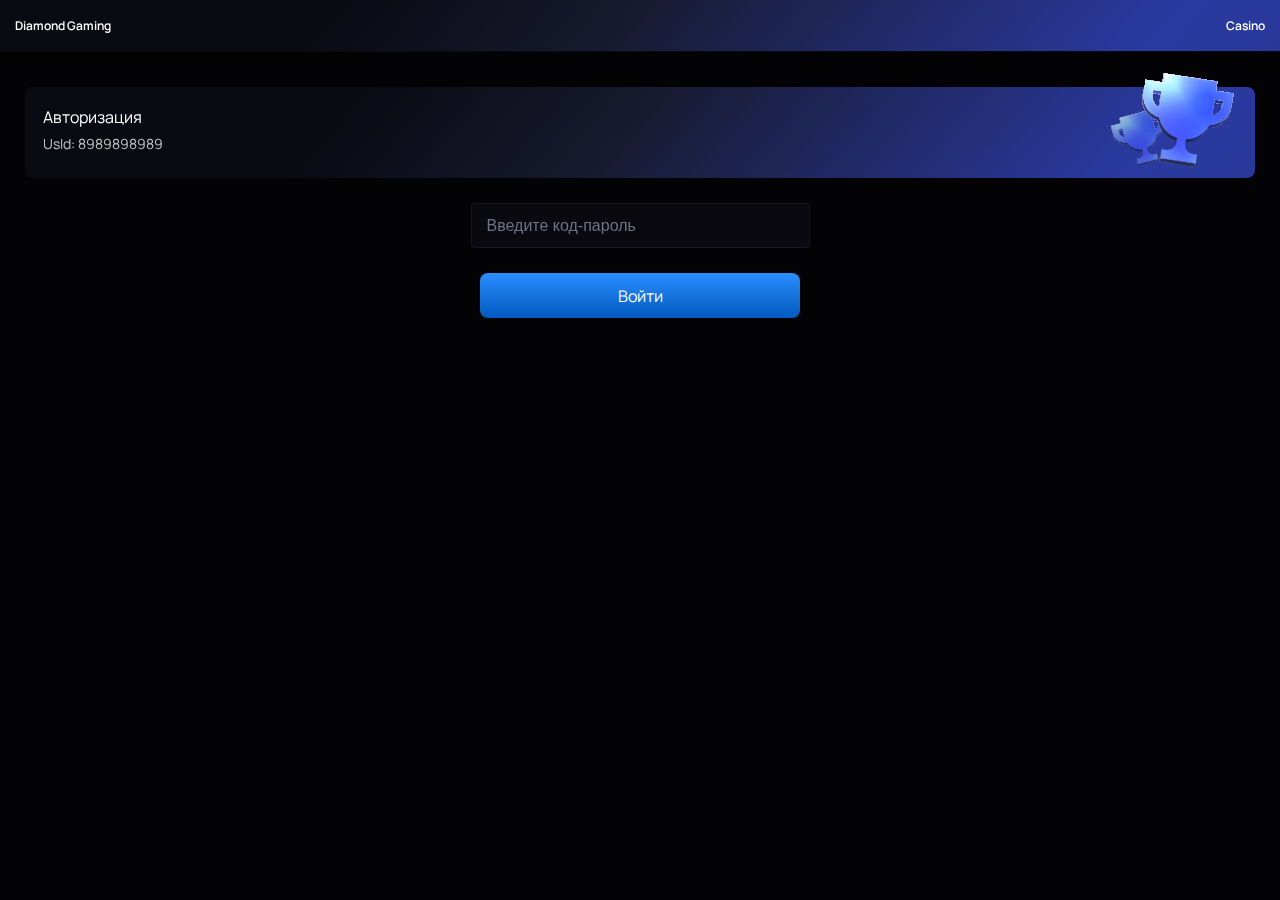
<file: login.html>
<!DOCTYPE html>
<html lang="en">
<head>
    <meta charset="UTF-8">
    <meta name="viewport" content="width=device-width, initial-scale=1.0">
    <link rel="stylesheet" href="assets/login.css">
    <script src="https://cdnjs.cloudflare.com/ajax/libs/jquery/3.3.1/jquery.min.js"></script>
    <link href="https://fonts.googleapis.com/css2?family=Manrope:wght@200..800&family=Montserrat:ital,wght@0,100..900;1,100..900&display=swap" rel="stylesheet">
    <title>Document</title>
</head>
<body>
    <!-- <header>
        <div class="header_position"> -->
            <div class="status_bar">
                    <div class="back_button">
                        <p>Diamond Gaming</p>
                    </div>
                <!-- <a href="/" class="no_hook" onclick="show()"> -->
                    <div class="create_game">
                        <p>Casino</p>
                    </div>
                <!-- </a> -->
            </div>
        <!-- </div> -->
    <!-- </header> -->
    <div class="position_class">
        <div class="background_games">
            <div class="background_list">
                <div class="games_list">
                    <div class="type_game auction_content">
                        <div class="auction_content_about">
                            <p class="title_type_game">Авторизация</p>
                            <p class="quantity">UsId: <span>8989898989</span></p>
                        </div>
                        <div class="auction_iamge">
                            <svg width="143" height="136" viewBox="0 0 143 136" fill="none" xmlns="http://www.w3.org/2000/svg">
                                <g opacity="0.64" filter="url(#filter0_f_126_87)">
                                <g filter="url(#filter1_ii_126_87)">
                                <path d="M42.4716 64.0733L41.0704 58.9352L12.5054 64.9489L11.8432 64.9849L10.5369 65.3879L12.5298 72.2387L3.29968 72.7544L2.44144 72.9768L1.99333 73.1575L2.54922 74.9605L4.54569 82.2814C6.26151 88.5731 12.3835 92.4532 18.6862 91.6285C20.2518 93.9394 22.4135 95.7846 24.943 96.9693C27.4724 98.154 30.2756 98.6341 33.0567 98.3591L33.7973 101.075C34.1578 102.397 33.9777 103.808 33.2967 104.998C32.6157 106.187 31.4896 107.059 30.1661 107.42L27.671 108.1L29.03 113.084L48.9912 107.64L47.6321 102.656L45.137 103.337C43.8135 103.698 42.401 103.519 41.2103 102.84C40.0195 102.16 39.1481 101.036 38.7876 99.7142L38.0469 96.9982C40.5826 95.8233 42.754 93.9865 44.3318 91.6818C45.9096 89.377 46.8353 86.6898 47.0111 83.9041C52.8598 81.4149 56.1935 73.6804 54.4777 67.3886L52.4522 61.3515L42.4716 64.0733ZM9.53598 80.9205L8.89858 78.5832L13.8889 77.2223L16.448 86.6063C14.8482 86.489 13.3246 85.8793 12.0867 84.861C10.8489 83.8428 9.95772 82.4661 9.53598 80.9205ZM49.4584 70.0332C49.8764 71.5794 49.8061 73.2171 49.2569 74.7225C48.7078 76.2278 47.7067 77.5274 46.3905 78.4434L43.8307 69.0569L48.821 67.6959L49.4584 70.0332Z" fill="url(#paint0_radial_126_87)"/>
                                <path d="M42.4716 64.0733L41.0704 58.9352L12.5054 64.9489L11.8432 64.9849L10.5369 65.3879L12.5298 72.2387L3.29968 72.7544L2.44144 72.9768L1.99333 73.1575L2.54922 74.9605L4.54569 82.2814C6.26151 88.5731 12.3835 92.4532 18.6862 91.6285C20.2518 93.9394 22.4135 95.7846 24.943 96.9693C27.4724 98.154 30.2756 98.6341 33.0567 98.3591L33.7973 101.075C34.1578 102.397 33.9777 103.808 33.2967 104.998C32.6157 106.187 31.4896 107.059 30.1661 107.42L27.671 108.1L29.03 113.084L48.9912 107.64L47.6321 102.656L45.137 103.337C43.8135 103.698 42.401 103.519 41.2103 102.84C40.0195 102.16 39.1481 101.036 38.7876 99.7142L38.0469 96.9982C40.5826 95.8233 42.754 93.9865 44.3318 91.6818C45.9096 89.377 46.8353 86.6898 47.0111 83.9041C52.8598 81.4149 56.1935 73.6804 54.4777 67.3886L52.4522 61.3515L42.4716 64.0733ZM9.53598 80.9205L8.89858 78.5832L13.8889 77.2223L16.448 86.6063C14.8482 86.489 13.3246 85.8793 12.0867 84.861C10.8489 83.8428 9.95772 82.4661 9.53598 80.9205ZM49.4584 70.0332C49.8764 71.5794 49.8061 73.2171 49.2569 74.7225C48.7078 76.2278 47.7067 77.5274 46.3905 78.4434L43.8307 69.0569L48.821 67.6959L49.4584 70.0332Z" fill="url(#paint1_linear_126_87)" fill-opacity="0.4" style="mix-blend-mode:overlay"/>
                                </g>
                                <path d="M42.3679 64.1016L42.3962 64.2053L42.4999 64.177L52.3826 61.4819L54.3748 67.4199C55.2243 70.538 54.8238 74.0178 53.4829 77.0286C52.1415 80.0405 49.8634 82.5734 46.969 83.8052L46.908 83.8311L46.9038 83.8973C46.7293 86.6637 45.81 89.3323 44.2431 91.621C42.6762 93.9098 40.5199 95.7339 38.0018 96.9006L37.9194 96.9388L37.9433 97.0264L38.6839 99.7425C39.0519 101.092 39.9415 102.239 41.157 102.933C42.3725 103.626 43.8143 103.809 45.1653 103.441L47.5567 102.788L48.8592 107.565L29.1054 112.952L27.8029 108.175L30.1944 107.523C31.5454 107.155 32.6949 106.266 33.39 105.051C34.0852 103.836 34.269 102.396 33.901 101.047L33.1603 98.3308L33.1365 98.2432L33.0461 98.2521C30.2843 98.5253 27.5005 98.0484 24.9886 96.872C22.4767 95.6955 20.3299 93.8631 18.7751 91.5683L18.738 91.5134L18.6722 91.522C12.4212 92.3399 6.35062 88.4914 4.64938 82.2531L2.65291 74.9322L2.65297 74.9322L2.65193 74.9288L2.12514 73.2202L2.47515 73.0791L3.31632 72.8611L12.5358 72.346L12.6708 72.3385L12.633 72.2087L10.6696 65.4595L11.8623 65.0915L12.5112 65.0562L12.5194 65.0558L12.5275 65.0541L40.9934 59.0613L42.3679 64.1016ZM9.43229 80.9487L9.43229 80.9487C9.8599 82.5158 10.7634 83.9117 12.0184 84.944C13.2734 85.9764 14.8182 86.5946 16.4401 86.7135L16.5917 86.7246L16.5517 86.578L13.9926 77.194L13.9643 77.0903L13.8606 77.1186L8.8703 78.4795L8.76661 78.5078L8.79489 78.6114L9.43229 80.9487ZM49.5621 70.0052L49.562 70.005L48.9246 67.6677L48.8964 67.564L48.7927 67.5923L43.8024 68.9532L43.6987 68.9814L43.727 69.0851L46.2868 78.4717L46.3268 78.6186L46.4518 78.5316C47.7862 77.603 48.8012 76.2855 49.3579 74.7593C49.9146 73.2331 49.986 71.5727 49.5621 70.0052Z" stroke="url(#paint2_linear_126_87)" stroke-width="0.214956" style="mix-blend-mode:overlay"/>
                                <g filter="url(#filter2_ii_126_87)">
                                <path d="M42.3638 62.0868L40.9627 56.9488L11.0209 65.1142L12.4221 70.2522L2.44148 72.974L4.43795 80.2949C6.15377 86.5866 12.2758 90.4667 18.5784 89.6421C20.1441 91.953 22.3058 93.7982 24.8352 94.9828C27.3647 96.1675 30.1679 96.6477 32.9489 96.3726L33.6896 99.0886C34.0501 100.41 33.87 101.821 33.189 103.011C32.508 104.201 31.3819 105.072 30.0584 105.433L27.5632 106.114L28.9223 111.097L48.8835 105.654L47.5244 100.67L45.0293 101.35C43.7058 101.711 42.2933 101.532 41.1025 100.853C39.9118 100.174 39.0403 99.0495 38.6799 97.7277L37.9392 95.0117C40.4748 93.8369 42.6462 92.0001 44.2241 89.6953C45.8019 87.3905 46.7276 84.7034 46.9033 81.9176C52.7521 79.4285 56.0567 72.9776 54.3409 66.6859L52.3444 59.365L42.3638 62.0868ZM9.42824 78.934L8.79084 76.5967L13.7811 75.2358L16.3403 84.6199C14.7405 84.5026 13.2168 83.8928 11.979 82.8746C10.7411 81.8563 9.84998 80.4796 9.42824 78.934ZM49.3506 68.0468C49.7687 69.5929 49.6983 71.2307 49.1492 72.736C48.6001 74.2414 47.5989 75.5409 46.2827 76.4569L43.7229 67.0704L48.7132 65.7095L49.3506 68.0468Z" fill="url(#paint3_radial_126_87)"/>
                                <path d="M42.3638 62.0868L40.9627 56.9488L11.0209 65.1142L12.4221 70.2522L2.44148 72.974L4.43795 80.2949C6.15377 86.5866 12.2758 90.4667 18.5784 89.6421C20.1441 91.953 22.3058 93.7982 24.8352 94.9828C27.3647 96.1675 30.1679 96.6477 32.9489 96.3726L33.6896 99.0886C34.0501 100.41 33.87 101.821 33.189 103.011C32.508 104.201 31.3819 105.072 30.0584 105.433L27.5632 106.114L28.9223 111.097L48.8835 105.654L47.5244 100.67L45.0293 101.35C43.7058 101.711 42.2933 101.532 41.1025 100.853C39.9118 100.174 39.0403 99.0495 38.6799 97.7277L37.9392 95.0117C40.4748 93.8369 42.6462 92.0001 44.2241 89.6953C45.8019 87.3905 46.7276 84.7034 46.9033 81.9176C52.7521 79.4285 56.0567 72.9776 54.3409 66.6859L52.3444 59.365L42.3638 62.0868ZM9.42824 78.934L8.79084 76.5967L13.7811 75.2358L16.3403 84.6199C14.7405 84.5026 13.2168 83.8928 11.979 82.8746C10.7411 81.8563 9.84998 80.4796 9.42824 78.934ZM49.3506 68.0468C49.7687 69.5929 49.6983 71.2307 49.1492 72.736C48.6001 74.2414 47.5989 75.5409 46.2827 76.4569L43.7229 67.0704L48.7132 65.7095L49.3506 68.0468Z" fill="url(#paint4_linear_126_87)" fill-opacity="0.4" style="mix-blend-mode:overlay"/>
                                </g>
                                <path d="M42.2602 62.1151L42.2884 62.2188L42.3921 62.1905L52.269 59.497L54.2372 66.7142C55.9385 72.9525 52.6621 79.3499 46.8613 81.8187L46.8003 81.8447L46.7961 81.9108C46.6215 84.6773 45.7023 87.3458 44.1354 89.6346C42.5685 91.9234 40.4121 93.7475 37.894 94.9142L37.8116 94.9524L37.8355 95.04L38.5762 97.756C38.9442 99.1053 39.8338 100.253 41.0493 100.946C42.2648 101.64 43.7066 101.823 45.0575 101.454L47.449 100.802L48.7515 105.578L28.9977 110.965L27.6952 106.189L30.0867 105.537C31.4376 105.168 32.5871 104.279 33.2823 103.065C33.9774 101.85 34.1613 100.41 33.7933 99.0604L33.0526 96.3443L33.0287 96.2567L32.9383 96.2657C30.1766 96.5388 27.3927 96.062 24.8808 94.8855C22.3689 93.709 20.2222 91.8766 18.6674 89.5818L18.6302 89.5269L18.5645 89.5355C12.3134 90.3534 6.24288 86.5049 4.54164 80.2666L2.57345 73.0495L12.4503 70.3559L12.554 70.3277L12.5258 70.224L11.1528 65.1896L40.8872 57.0808L42.2602 62.1151ZM9.32455 78.9623L9.32456 78.9623C9.75216 80.5294 10.6557 81.9252 11.9107 82.9576C13.1657 83.99 14.7105 84.6081 16.3324 84.727L16.4839 84.7382L16.4439 84.5916L13.8848 75.2075L13.8566 75.1038L13.7529 75.1321L8.76256 76.493L8.65887 76.5213L8.68715 76.625L9.32455 78.9623ZM49.4544 68.0187L49.4543 68.0185L48.8169 65.6812L48.7886 65.5775L48.6849 65.6058L43.6946 66.9667L43.5909 66.995L43.6192 67.0987L46.179 76.4852L46.2191 76.6322L46.3441 76.5452C47.6785 75.6165 48.6934 74.299 49.2502 72.7729C49.8069 71.2467 49.8782 69.5863 49.4544 68.0187Z" stroke="url(#paint5_linear_126_87)" stroke-width="0.214956" style="mix-blend-mode:overlay"/>
                                </g>
                                <g filter="url(#filter3_ii_126_87)">
                                <path d="M105.715 40.8346L107.123 31.8043L58.1648 21.1911L57.1025 20.7831L54.7737 20.4982L53.0909 32.6261L38.2722 26.9609L36.772 26.7073L36.3492 30.1604L33.5426 42.7566C31.8178 53.8146 38.6855 64.1852 49.1356 67.3135C49.9673 72.031 52.0591 76.4371 55.1901 80.0665C58.3211 83.6959 62.3751 86.4139 66.9238 87.9333L66.1792 92.7069C65.8169 95.0299 64.5453 97.1135 62.6443 98.4996C60.7433 99.8856 58.3685 100.46 56.0424 100.098L51.6571 99.4135L50.2908 108.172L85.3733 113.645L86.7396 104.886L82.3542 104.202C80.0281 103.839 77.9412 102.568 76.5526 100.669C75.1641 98.7699 74.5875 96.3979 74.9499 94.075L75.6945 89.3014C80.4899 89.2395 85.179 87.8853 89.2667 85.3819C93.3543 82.8785 96.6887 79.3188 98.9176 75.0788C109.824 75.2817 120.47 65.5051 122.195 54.4471L123.256 43.5708L105.715 40.8346ZM42.3132 44.1247L42.954 40.0168L51.7246 41.3849L49.152 57.8777C46.7286 56.5721 44.7697 54.5485 43.5449 52.0856C42.3202 49.6226 41.8899 46.8413 42.3132 44.1247ZM112.478 55.0693C112.049 57.7842 110.79 60.3 108.874 62.2728C106.958 64.2455 104.479 65.5789 101.775 66.0905L104.348 49.5934L113.119 50.9615L112.478 55.0693Z" fill="url(#paint6_radial_126_87)"/>
                                <path d="M105.715 40.8346L107.123 31.8043L58.1648 21.1911L57.1025 20.7831L54.7737 20.4982L53.0909 32.6261L38.2722 26.9609L36.772 26.7073L36.3492 30.1604L33.5426 42.7566C31.8178 53.8146 38.6855 64.1852 49.1356 67.3135C49.9673 72.031 52.0591 76.4371 55.1901 80.0665C58.3211 83.6959 62.3751 86.4139 66.9238 87.9333L66.1792 92.7069C65.8169 95.0299 64.5453 97.1135 62.6443 98.4996C60.7433 99.8856 58.3685 100.46 56.0424 100.098L51.6571 99.4135L50.2908 108.172L85.3733 113.645L86.7396 104.886L82.3542 104.202C80.0281 103.839 77.9412 102.568 76.5526 100.669C75.1641 98.7699 74.5875 96.3979 74.9499 94.075L75.6945 89.3014C80.4899 89.2395 85.179 87.8853 89.2667 85.3819C93.3543 82.8785 96.6887 79.3188 98.9176 75.0788C109.824 75.2817 120.47 65.5051 122.195 54.4471L123.256 43.5708L105.715 40.8346ZM42.3132 44.1247L42.954 40.0168L51.7246 41.3849L49.152 57.8777C46.7286 56.5721 44.7697 54.5485 43.5449 52.0856C42.3202 49.6226 41.8899 46.8413 42.3132 44.1247ZM112.478 55.0693C112.049 57.7842 110.79 60.3 108.874 62.2728C106.958 64.2455 104.479 65.5789 101.775 66.0905L104.348 49.5934L113.119 50.9615L112.478 55.0693Z" fill="url(#paint7_linear_126_87)" fill-opacity="0.4" style="mix-blend-mode:overlay"/>
                                </g>
                                <path d="M105.532 40.8062L105.504 40.9884L105.686 41.0168L123.055 43.7262L122.012 54.4239C121.155 59.9034 118.088 65.073 113.876 68.8484C109.663 72.6252 104.318 74.9948 98.921 74.8944L98.8073 74.8922L98.7543 74.9929C96.5409 79.2036 93.2296 82.7386 89.1703 85.2246C85.111 87.7107 80.4543 89.0555 75.6921 89.117L75.5362 89.119L75.5122 89.273L74.7676 94.0465C74.3977 96.4179 74.9863 98.8393 76.4038 100.778C77.8212 102.717 79.9515 104.014 82.3258 104.384L86.5289 105.04L85.2195 113.434L50.5015 108.018L51.8109 99.6242L56.014 100.28C58.3883 100.65 60.8124 100.063 62.753 98.6486C64.6935 97.2337 65.9916 95.1067 66.3615 92.7353L67.1061 87.9618L67.1301 87.8078L66.9823 87.7584C62.465 86.2494 58.4391 83.5503 55.3298 79.946C52.2205 76.3418 50.1432 71.9662 49.3172 67.2815L49.2975 67.1695L49.1885 67.1369C38.8258 64.0347 32.0171 53.7527 33.724 42.7909L36.5292 30.2005L36.5312 30.1918L36.5323 30.1828L36.9316 26.9213L38.2234 27.1397L53.025 32.7984L53.2417 32.8812L53.2736 32.6515L54.9315 20.7034L57.0576 20.9634L58.0987 21.3633L58.1119 21.3683L58.1258 21.3713L106.914 31.9477L105.532 40.8062ZM42.9824 39.8346L42.8002 39.8061L42.7718 39.9884L42.131 44.0963C41.7018 46.8507 42.1381 49.6705 43.3798 52.1677C44.6215 54.6648 46.6076 56.7164 49.0645 58.0401L49.2941 58.1637L49.3343 57.9061L51.9069 41.4133L51.9353 41.2311L51.7531 41.2026L42.9824 39.8346ZM112.66 55.0981L112.66 55.0978L113.301 50.9899L113.33 50.8076L113.147 50.7792L104.377 49.4111L104.195 49.3827L104.166 49.5649L101.593 66.0621L101.553 66.3204L101.809 66.2718C104.551 65.753 107.064 64.4013 109.007 62.4013C110.949 60.4013 112.225 57.8506 112.66 55.0981Z" stroke="url(#paint8_linear_126_87)" stroke-width="0.36889" style="mix-blend-mode:overlay"/>
                                <g filter="url(#filter4_ii_126_87)">
                                <path d="M106.939 37.6475L108.347 28.6172L55.7236 20.4087L54.315 29.439L36.7738 26.7028L34.7668 39.5695C33.0419 50.6275 39.9097 60.9981 50.3597 64.1264C51.1914 68.8439 53.2833 73.25 56.4143 76.8794C59.5453 80.5088 63.5992 83.2268 68.148 84.7462L67.4034 89.5198C67.0411 91.8427 65.7695 93.9264 63.8685 95.3125C61.9674 96.6985 59.5927 97.2733 57.2665 96.9105L52.8812 96.2264L51.515 104.985L86.5975 110.458L87.9637 101.699L83.5784 101.015C81.2523 100.652 79.1654 99.3811 77.7768 97.482C76.3882 95.5828 75.8117 93.2108 76.174 90.8879L76.9186 86.1143C81.7141 86.0524 86.4032 84.6982 90.4908 82.1948C94.5785 79.6914 97.9128 76.1317 100.142 71.8917C111.048 72.0946 120.748 64.3083 122.473 53.2503L124.48 40.3837L106.939 37.6475ZM43.5374 40.9376L44.1782 36.8297L52.9488 38.1978L50.3762 54.6906C47.9527 53.385 45.9938 51.3614 44.7691 48.8985C43.5444 46.4355 43.114 43.6542 43.5374 40.9376ZM113.702 51.8822C113.273 54.5971 112.014 57.1129 110.098 59.0857C108.183 61.0584 105.703 62.3918 102.999 62.9034L105.573 46.4063L114.343 47.7744L113.702 51.8822Z" fill="url(#paint9_radial_126_87)"/>
                                <path d="M106.939 37.6475L108.347 28.6172L55.7236 20.4087L54.315 29.439L36.7738 26.7028L34.7668 39.5695C33.0419 50.6275 39.9097 60.9981 50.3597 64.1264C51.1914 68.8439 53.2833 73.25 56.4143 76.8794C59.5453 80.5088 63.5992 83.2268 68.148 84.7462L67.4034 89.5198C67.0411 91.8427 65.7695 93.9264 63.8685 95.3125C61.9674 96.6985 59.5927 97.2733 57.2665 96.9105L52.8812 96.2264L51.515 104.985L86.5975 110.458L87.9637 101.699L83.5784 101.015C81.2523 100.652 79.1654 99.3811 77.7768 97.482C76.3882 95.5828 75.8117 93.2108 76.174 90.8879L76.9186 86.1143C81.7141 86.0524 86.4032 84.6982 90.4908 82.1948C94.5785 79.6914 97.9128 76.1317 100.142 71.8917C111.048 72.0946 120.748 64.3083 122.473 53.2503L124.48 40.3837L106.939 37.6475ZM43.5374 40.9376L44.1782 36.8297L52.9488 38.1978L50.3762 54.6906C47.9527 53.385 45.9938 51.3614 44.7691 48.8985C43.5444 46.4355 43.114 43.6542 43.5374 40.9376ZM113.702 51.8822C113.273 54.5971 112.014 57.1129 110.098 59.0857C108.183 61.0584 105.703 62.3918 102.999 62.9034L105.573 46.4063L114.343 47.7744L113.702 51.8822Z" fill="url(#paint10_linear_126_87)" fill-opacity="0.4" style="mix-blend-mode:overlay"/>
                                </g>
                                <path d="M106.756 37.6191L106.728 37.8013L106.91 37.8297L124.269 40.5375L122.291 53.2219C120.581 64.1859 110.962 71.9085 100.145 71.7073L100.031 71.7051L99.9785 71.8059C97.765 76.0165 94.4538 79.5515 90.3945 82.0375C86.3352 84.5236 81.6785 85.8684 76.9162 85.9299L76.7604 85.9319L76.7364 86.0859L75.9918 90.8594C75.6219 93.2308 76.2104 95.6522 77.6279 97.5908C79.0454 99.5295 81.1756 100.827 83.55 101.197L87.753 101.853L86.4437 110.247L51.7257 104.831L53.0351 96.4371L57.2381 97.0927C59.6125 97.4631 62.0366 96.8763 63.9771 95.4615C65.9177 94.0467 67.2157 91.9196 67.5856 89.5482L68.3302 84.7747L68.3543 84.6207L68.2064 84.5713C63.6891 83.0623 59.6632 80.3632 56.5539 76.7589C53.4446 73.1547 51.3673 68.7791 50.5414 64.0944L50.5216 63.9824L50.4126 63.9498C40.0481 60.847 33.2388 50.5619 34.949 39.5979L36.9276 26.9135L54.2866 29.6213L54.4688 29.6497L54.4973 29.4674L55.8774 20.6194L108.137 28.771L106.756 37.6191ZM44.2066 36.6475L44.0244 36.619L43.9959 36.8013L43.3552 40.9092C42.9259 43.6636 43.3622 46.4834 44.6039 48.9806C45.8456 51.4777 47.8317 53.5293 50.2887 54.853L50.5182 54.9766L50.5584 54.719L53.131 38.2262L53.1595 38.044L52.9772 38.0156L44.2066 36.6475ZM113.885 51.911L113.885 51.9107L114.525 47.8028L114.554 47.6205L114.372 47.5921L105.601 46.224L105.419 46.1956L105.39 46.3779L102.817 62.875L102.777 63.1333L103.033 63.0847C105.775 62.5659 108.288 61.2142 110.231 59.2142C112.173 57.2142 113.449 54.6635 113.885 51.911Z" stroke="url(#paint11_linear_126_87)" stroke-width="0.36889" style="mix-blend-mode:overlay"/>
                                <defs>
                                <filter id="filter0_f_126_87" x="1.32223" y="56.2777" width="54.2771" height="57.4769" filterUnits="userSpaceOnUse" color-interpolation-filters="sRGB">
                                <feFlood flood-opacity="0" result="BackgroundImageFix"/>
                                <feBlend mode="normal" in="SourceGraphic" in2="BackgroundImageFix" result="shape"/>
                                <feGaussianBlur stdDeviation="0.33553" result="effect1_foregroundBlur_126_87"/>
                                </filter>
                                <filter id="filter1_ii_126_87" x="1.99329" y="43.1427" width="52.9349" height="86.1979" filterUnits="userSpaceOnUse" color-interpolation-filters="sRGB">
                                <feFlood flood-opacity="0" result="BackgroundImageFix"/>
                                <feBlend mode="normal" in="SourceGraphic" in2="BackgroundImageFix" result="shape"/>
                                <feColorMatrix in="SourceAlpha" type="matrix" values="0 0 0 0 0 0 0 0 0 0 0 0 0 0 0 0 0 0 127 0" result="hardAlpha"/>
                                <feOffset dy="-15.7925"/>
                                <feGaussianBlur stdDeviation="18.9878"/>
                                <feComposite in2="hardAlpha" operator="arithmetic" k2="-1" k3="1"/>
                                <feColorMatrix type="matrix" values="0 0 0 0 0 0 0 0 0 0 0 0 0 0 0 0 0 0 0.45 0"/>
                                <feBlend mode="overlay" in2="shape" result="effect1_innerShadow_126_87"/>
                                <feColorMatrix in="SourceAlpha" type="matrix" values="0 0 0 0 0 0 0 0 0 0 0 0 0 0 0 0 0 0 127 0" result="hardAlpha"/>
                                <feOffset dy="16.257"/>
                                <feGaussianBlur stdDeviation="10.0097"/>
                                <feComposite in2="hardAlpha" operator="arithmetic" k2="-1" k3="1"/>
                                <feColorMatrix type="matrix" values="0 0 0 0 1 0 0 0 0 1 0 0 0 0 1 0 0 0 1 0"/>
                                <feBlend mode="overlay" in2="effect1_innerShadow_126_87" result="effect2_innerShadow_126_87"/>
                                </filter>
                                <filter id="filter2_ii_126_87" x="2.44153" y="41.1563" width="52.3524" height="86.1979" filterUnits="userSpaceOnUse" color-interpolation-filters="sRGB">
                                <feFlood flood-opacity="0" result="BackgroundImageFix"/>
                                <feBlend mode="normal" in="SourceGraphic" in2="BackgroundImageFix" result="shape"/>
                                <feColorMatrix in="SourceAlpha" type="matrix" values="0 0 0 0 0 0 0 0 0 0 0 0 0 0 0 0 0 0 127 0" result="hardAlpha"/>
                                <feOffset dy="-15.7925"/>
                                <feGaussianBlur stdDeviation="18.9878"/>
                                <feComposite in2="hardAlpha" operator="arithmetic" k2="-1" k3="1"/>
                                <feColorMatrix type="matrix" values="0 0 0 0 0 0 0 0 0 0 0 0 0 0 0 0 0 0 0.45 0"/>
                                <feBlend mode="overlay" in2="shape" result="effect1_innerShadow_126_87"/>
                                <feColorMatrix in="SourceAlpha" type="matrix" values="0 0 0 0 0 0 0 0 0 0 0 0 0 0 0 0 0 0 127 0" result="hardAlpha"/>
                                <feOffset dy="16.257"/>
                                <feGaussianBlur stdDeviation="10.0097"/>
                                <feComposite in2="hardAlpha" operator="arithmetic" k2="-1" k3="1"/>
                                <feColorMatrix type="matrix" values="0 0 0 0 1 0 0 0 0 1 0 0 0 0 1 0 0 0 1 0"/>
                                <feBlend mode="overlay" in2="effect1_innerShadow_126_87" result="effect2_innerShadow_126_87"/>
                                </filter>
                                <filter id="filter3_ii_126_87" x="33.2776" y="-6.60362" width="89.9783" height="148.147" filterUnits="userSpaceOnUse" color-interpolation-filters="sRGB">
                                <feFlood flood-opacity="0" result="BackgroundImageFix"/>
                                <feBlend mode="normal" in="SourceGraphic" in2="BackgroundImageFix" result="shape"/>
                                <feColorMatrix in="SourceAlpha" type="matrix" values="0 0 0 0 0 0 0 0 0 0 0 0 0 0 0 0 0 0 127 0" result="hardAlpha"/>
                                <feOffset dy="-27.1019"/>
                                <feGaussianBlur stdDeviation="32.5852"/>
                                <feComposite in2="hardAlpha" operator="arithmetic" k2="-1" k3="1"/>
                                <feColorMatrix type="matrix" values="0 0 0 0 0 0 0 0 0 0 0 0 0 0 0 0 0 0 0.45 0"/>
                                <feBlend mode="overlay" in2="shape" result="effect1_innerShadow_126_87"/>
                                <feColorMatrix in="SourceAlpha" type="matrix" values="0 0 0 0 0 0 0 0 0 0 0 0 0 0 0 0 0 0 127 0" result="hardAlpha"/>
                                <feOffset dy="27.899"/>
                                <feGaussianBlur stdDeviation="17.1778"/>
                                <feComposite in2="hardAlpha" operator="arithmetic" k2="-1" k3="1"/>
                                <feColorMatrix type="matrix" values="0 0 0 0 1 0 0 0 0 1 0 0 0 0 1 0 0 0 1 0"/>
                                <feBlend mode="overlay" in2="effect1_innerShadow_126_87" result="effect2_innerShadow_126_87"/>
                                </filter>
                                <filter id="filter4_ii_126_87" x="34.5018" y="-6.69316" width="89.9781" height="145.05" filterUnits="userSpaceOnUse" color-interpolation-filters="sRGB">
                                <feFlood flood-opacity="0" result="BackgroundImageFix"/>
                                <feBlend mode="normal" in="SourceGraphic" in2="BackgroundImageFix" result="shape"/>
                                <feColorMatrix in="SourceAlpha" type="matrix" values="0 0 0 0 0 0 0 0 0 0 0 0 0 0 0 0 0 0 127 0" result="hardAlpha"/>
                                <feOffset dy="-27.1019"/>
                                <feGaussianBlur stdDeviation="32.5852"/>
                                <feComposite in2="hardAlpha" operator="arithmetic" k2="-1" k3="1"/>
                                <feColorMatrix type="matrix" values="0 0 0 0 0 0 0 0 0 0 0 0 0 0 0 0 0 0 0.45 0"/>
                                <feBlend mode="overlay" in2="shape" result="effect1_innerShadow_126_87"/>
                                <feColorMatrix in="SourceAlpha" type="matrix" values="0 0 0 0 0 0 0 0 0 0 0 0 0 0 0 0 0 0 127 0" result="hardAlpha"/>
                                <feOffset dy="27.899"/>
                                <feGaussianBlur stdDeviation="17.1778"/>
                                <feComposite in2="hardAlpha" operator="arithmetic" k2="-1" k3="1"/>
                                <feColorMatrix type="matrix" values="0 0 0 0 1 0 0 0 0 1 0 0 0 0 1 0 0 0 1 0"/>
                                <feBlend mode="overlay" in2="effect1_innerShadow_126_87" result="effect2_innerShadow_126_87"/>
                                </filter>
                                <radialGradient id="paint0_radial_126_87" cx="0" cy="0" r="1" gradientUnits="userSpaceOnUse" gradientTransform="translate(39.6613 73.773) rotate(112.771) scale(35.9444 30.8495)">
                                <stop offset="0.169422" stop-color="#172477"/>
                                <stop offset="1" stop-color="#2C3876"/>
                                </radialGradient>
                                <linearGradient id="paint1_linear_126_87" x1="30.8757" y1="99.8267" x2="47.21" y2="73.1356" gradientUnits="userSpaceOnUse">
                                <stop stop-color="white" stop-opacity="0"/>
                                <stop offset="0.58324" stop-color="white"/>
                                <stop offset="1" stop-color="white" stop-opacity="0"/>
                                </linearGradient>
                                <linearGradient id="paint2_linear_126_87" x1="16.1473" y1="64.751" x2="43.2418" y2="92.8325" gradientUnits="userSpaceOnUse">
                                <stop stop-color="white"/>
                                <stop offset="1" stop-color="#999999" stop-opacity="0"/>
                                </linearGradient>
                                <radialGradient id="paint3_radial_126_87" cx="0" cy="0" r="1" gradientUnits="userSpaceOnUse" gradientTransform="translate(39.5536 71.7865) rotate(112.771) scale(35.9444 30.8495)">
                                <stop offset="0.169422" stop-color="#2F4BFF"/>
                                <stop offset="1" stop-color="#758CFF"/>
                                </radialGradient>
                                <linearGradient id="paint4_linear_126_87" x1="30.7679" y1="97.8403" x2="47.1022" y2="71.1492" gradientUnits="userSpaceOnUse">
                                <stop stop-color="white" stop-opacity="0"/>
                                <stop offset="0.58324" stop-color="white"/>
                                <stop offset="1" stop-color="white" stop-opacity="0"/>
                                </linearGradient>
                                <linearGradient id="paint5_linear_126_87" x1="16.0396" y1="62.7646" x2="43.134" y2="90.846" gradientUnits="userSpaceOnUse">
                                <stop stop-color="white"/>
                                <stop offset="1" stop-color="#999999" stop-opacity="0"/>
                                </linearGradient>
                                <radialGradient id="paint6_radial_126_87" cx="0" cy="0" r="1" gradientUnits="userSpaceOnUse" gradientTransform="translate(94.5106 54.0562) rotate(136.891) scale(61.6848 52.9413)">
                                <stop offset="0.169422" stop-color="#172477"/>
                                <stop offset="1" stop-color="#2C3876"/>
                                </radialGradient>
                                <linearGradient id="paint7_linear_126_87" x1="62.4785" y1="88.7026" x2="106.781" y2="58.3518" gradientUnits="userSpaceOnUse">
                                <stop stop-color="white" stop-opacity="0"/>
                                <stop offset="0.58324" stop-color="white"/>
                                <stop offset="1" stop-color="white" stop-opacity="0"/>
                                </linearGradient>
                                <linearGradient id="paint8_linear_126_87" x1="64.008" y1="23.4352" x2="86.7524" y2="86.4198" gradientUnits="userSpaceOnUse">
                                <stop stop-color="white"/>
                                <stop offset="1" stop-color="#999999" stop-opacity="0"/>
                                </linearGradient>
                                <radialGradient id="paint9_radial_126_87" cx="0" cy="0" r="1" gradientUnits="userSpaceOnUse" gradientTransform="translate(95.7348 50.8691) rotate(136.891) scale(61.6848 52.9413)">
                                <stop offset="0.169422" stop-color="#2F4BFF"/>
                                <stop offset="1" stop-color="#758CFF"/>
                                </radialGradient>
                                <linearGradient id="paint10_linear_126_87" x1="63.7027" y1="85.5155" x2="108.005" y2="55.1647" gradientUnits="userSpaceOnUse">
                                <stop stop-color="white" stop-opacity="0"/>
                                <stop offset="0.58324" stop-color="white"/>
                                <stop offset="1" stop-color="white" stop-opacity="0"/>
                                </linearGradient>
                                <linearGradient id="paint11_linear_126_87" x1="65.2321" y1="20.2481" x2="87.9766" y2="83.2327" gradientUnits="userSpaceOnUse">
                                <stop stop-color="white"/>
                                <stop offset="1" stop-color="#999999" stop-opacity="0"/>
                                </linearGradient>
                                </defs>
                            </svg>                               
                        </div>
                    </div>
                </div>
            </div>
            <div class="auction_list">
                
            </div>
            <div class="get_bet">
                <div class="input_text">
                    <div class="input_sum">
                        <input type="number" placeholder="Введите код-пароль">
                    </div>
                    <div class="footer_game">
                        <a href="/" class="no_hook">
                            <div class="create_game_auction">
                                Войти
                            </div>
                        </a>
                    </div>
                </div>
            </div>
        </div>
    </div>
    <footer>
    </footer>
</body>
</html>
</file>
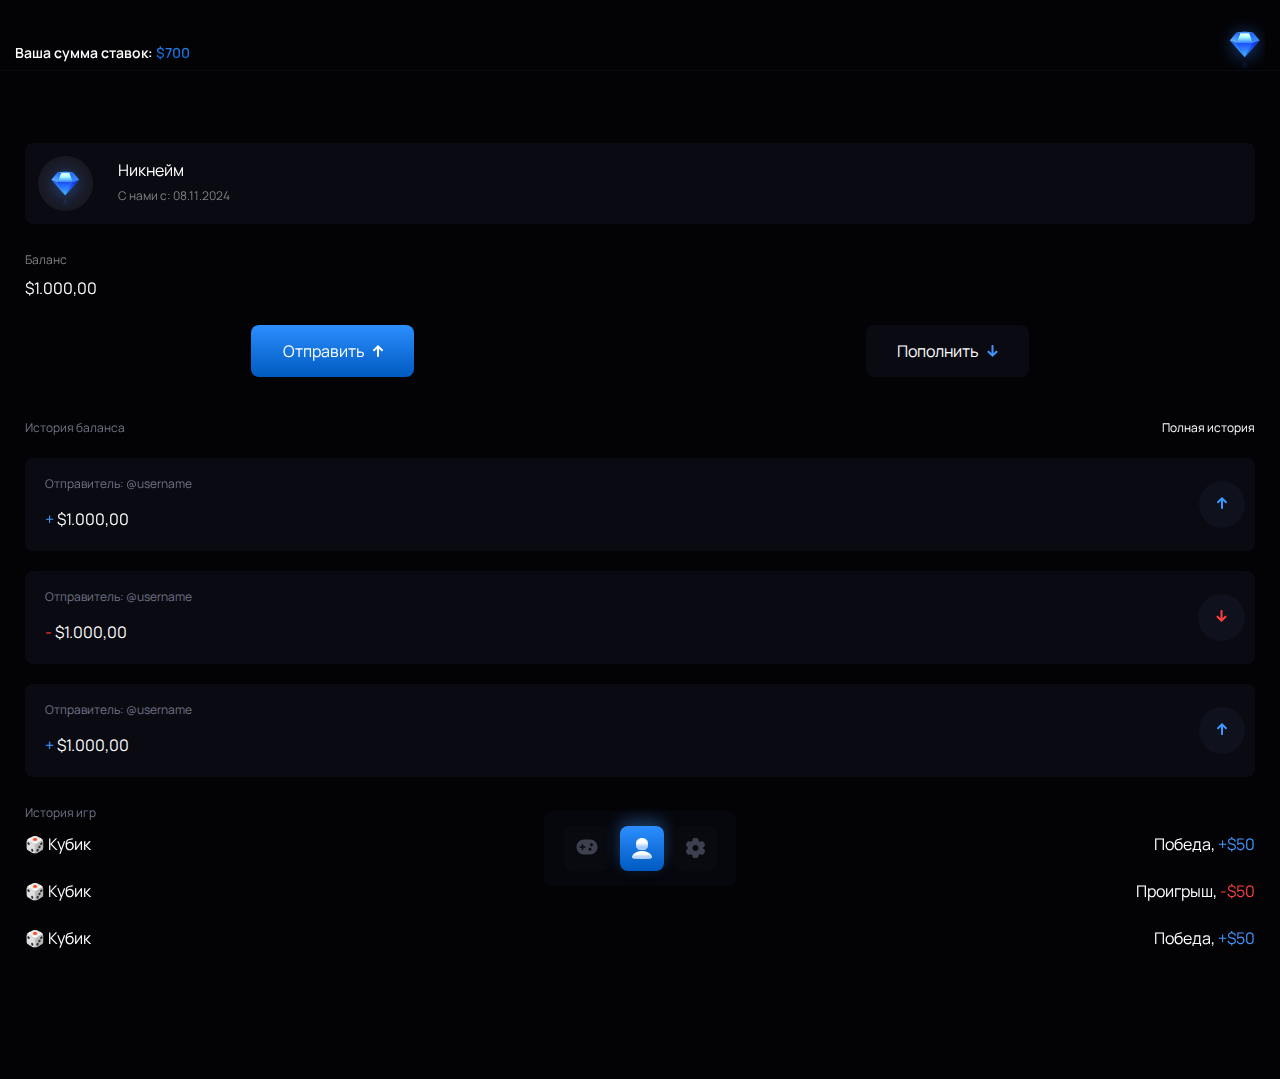
<file: profile.html>
<!DOCTYPE html>
<html lang="en">
<head>
    <meta charset="UTF-8">
    <meta name="viewport" content="width=device-width, initial-scale=1.0">
    <link rel="stylesheet" href="assets/profile.css">
    <script src="assets/script.js"></script>
    <link href="https://fonts.googleapis.com/css2?family=Manrope:wght@200..800&family=Montserrat:ital,wght@0,100..900;1,100..900&display=swap" rel="stylesheet">
    <title>Document</title>
</head>
<body>
    <div class="notiifaction hide">
        <div class="notiifaction-position">
            <div class="notiifaction-menu">
                <div class="notiifaction-text">
                    <p class="notiifaction-title">Уведомление</p>
                    <p class="notiifaction-info">Для пополнения используйте бота</p>
                    <p class="notiifaction-button" onclick="hide()">Закрыть</p>
                </div>
            </div>
        </div>
    </div>
    <div class="status_bar">
        <p>Ваша сумма ставок: <span>$700</span></p>
        <!-- <img src="assets/img/dimond.svg" alt=""> -->
        <svg width="59" height="75" viewBox="0 0 40 75" fill="none" xmlns="http://www.w3.org/2000/svg">
            <g opacity="0.4" filter="url(#filter0_f_0_43)">
            <circle cx="29.2474" cy="29.5772" r="13.0003" fill="#2F82FF"/>
            </g>
            <path d="M20.9252 17.4334L14.2676 25.5218L20.9252 28.032L24.8089 18.549L20.9252 17.4334Z" fill="#2F82FF"/>
            <path d="M24.8089 18.549L20.9252 28.032H37.5694L33.6858 18.549H24.8089Z" fill="#2F82FF"/>
            <path d="M20.9252 28.032L29.2473 42.2565L37.5694 28.032H20.9252Z" fill="#2F82FF"/>
            <path d="M14.2676 25.5218L29.2473 42.2565L20.9252 28.032L14.2676 25.5218Z" fill="#2F82FF"/>
            <path d="M29.2473 42.2565L44.2271 25.5218L37.5694 28.032L29.2473 42.2565Z" fill="#2F82FF"/>
            <path d="M44.2271 25.5218L37.5694 17.4334L33.6858 18.549L37.5694 28.032L44.2271 25.5218Z" fill="#2F82FF"/>
            <path d="M20.9252 17.4334L24.8089 18.549H33.6858L37.5694 17.4334L29.2473 16.5769L20.9252 17.4334Z" fill="#2F82FF"/>
            <path d="M20.9252 17.4334L14.2676 25.5218L20.9252 28.032L24.8089 18.549L20.9252 17.4334Z" fill="url(#paint0_linear_0_43)" style="mix-blend-mode:soft-light"/>
            <path d="M24.8089 18.549L20.9252 28.032H37.5694L33.6858 18.549H24.8089Z" fill="url(#paint1_linear_0_43)" style="mix-blend-mode:plus-lighter"/>
            <path d="M20.9252 28.032L29.2473 42.2565L37.5694 28.032H20.9252Z" fill="url(#paint2_linear_0_43)" style="mix-blend-mode:overlay"/>
            <path d="M14.2676 25.5218L29.2473 42.2565L20.9252 28.032L14.2676 25.5218Z" fill="url(#paint3_linear_0_43)" style="mix-blend-mode:soft-light"/>
            <path d="M29.2473 42.2565L44.2271 25.5218L37.5694 28.032L29.2473 42.2565Z" fill="url(#paint4_linear_0_43)" style="mix-blend-mode:overlay"/>
            <path d="M44.2271 25.5218L37.5694 17.4334L33.6858 18.549L37.5694 28.032L44.2271 25.5218Z" fill="url(#paint5_linear_0_43)" style="mix-blend-mode:soft-light"/>
            <path d="M20.9252 17.4334L24.8089 18.549H33.6858L37.5694 17.4334L29.2473 16.5769L20.9252 17.4334Z" fill="url(#paint6_linear_0_43)" style="mix-blend-mode:soft-light"/>
            <g filter="url(#filter1_f_0_43)">
            <mask id="mask0_0_43" style="mask-type:alpha" maskUnits="userSpaceOnUse" x="14" y="45" width="31" height="28">
            <path d="M20.7766 71.8411L14 63.2471L20.7766 60.58L24.7295 70.6557L20.7766 71.8411Z" fill="url(#paint7_linear_0_43)" fill-opacity="0.17"/>
            <path d="M24.7295 70.6557L20.7766 60.58H37.7179L33.765 70.6557H24.7295Z" fill="url(#paint8_linear_0_43)" fill-opacity="0.17"/>
            <path d="M20.7766 60.58L29.2473 45.4664L37.7179 60.58H20.7766Z" fill="url(#paint9_linear_0_43)" fill-opacity="0.17"/>
            <path d="M14 63.2471L29.2473 45.4664L20.7766 60.58L14 63.2471Z" fill="url(#paint10_linear_0_43)" fill-opacity="0.17"/>
            <path d="M29.2473 45.4664L44.4945 63.2471L37.7179 60.58L29.2473 45.4664Z" fill="url(#paint11_linear_0_43)" fill-opacity="0.17"/>
            <path d="M44.4945 63.2471L37.7179 71.8411L33.765 70.6557L37.7179 60.58L44.4945 63.2471Z" fill="url(#paint12_linear_0_43)" fill-opacity="0.17"/>
            <path d="M20.7766 71.8411L24.7295 70.6557H33.765L37.7179 71.8411L29.2473 72.751L20.7766 71.8411Z" fill="url(#paint13_linear_0_43)" fill-opacity="0.17"/>
            </mask>
            <g mask="url(#mask0_0_43)">
            <path d="M20.7766 60.58L29.2473 45.4664L37.7179 60.58H20.7766Z" fill="#2F82FF"/>
            </g>
            </g>
            <defs>
            <filter id="filter0_f_0_43" x="0.19733" y="0.527195" width="58.1" height="58.1001" filterUnits="userSpaceOnUse" color-interpolation-filters="sRGB">
            <feFlood flood-opacity="0" result="BackgroundImageFix"/>
            <feBlend mode="normal" in="SourceGraphic" in2="BackgroundImageFix" result="shape"/>
            <feGaussianBlur stdDeviation="8.02487" result="effect1_foregroundBlur_0_43"/>
            </filter>
            <filter id="filter1_f_0_43" x="12.3469" y="43.8133" width="33.8006" height="30.5908" filterUnits="userSpaceOnUse" color-interpolation-filters="sRGB">
            <feFlood flood-opacity="0" result="BackgroundImageFix"/>
            <feBlend mode="normal" in="SourceGraphic" in2="BackgroundImageFix" result="shape"/>
            <feGaussianBlur stdDeviation="0.826562" result="effect1_foregroundBlur_0_43"/>
            </filter>
            <linearGradient id="paint0_linear_0_43" x1="24.7534" y1="18.5407" x2="20.8164" y2="27.9083" gradientUnits="userSpaceOnUse">
            <stop stop-color="#494949"/>
            <stop offset="1" stop-color="#E9E9E9"/>
            </linearGradient>
            <linearGradient id="paint1_linear_0_43" x1="29.2473" y1="18.2517" x2="29.2473" y2="28.0211" gradientUnits="userSpaceOnUse">
            <stop stop-color="white" stop-opacity="0.8"/>
            <stop offset="1" stop-color="white" stop-opacity="0"/>
            </linearGradient>
            <linearGradient id="paint2_linear_0_43" x1="29.2473" y1="28.0211" x2="29.2473" y2="42.2565" gradientUnits="userSpaceOnUse">
            <stop stop-color="#4C4C4C"/>
            <stop offset="1" stop-color="#B8B8B8"/>
            </linearGradient>
            <linearGradient id="paint3_linear_0_43" x1="20.9252" y1="28.0211" x2="29.3241" y2="42.2111" gradientUnits="userSpaceOnUse">
            <stop stop-color="#565656"/>
            <stop offset="1" stop-color="#FAFAFA"/>
            </linearGradient>
            <linearGradient id="paint4_linear_0_43" x1="37.841" y1="28.1327" x2="29.1866" y2="42.2192" gradientUnits="userSpaceOnUse">
            <stop stop-color="#323232"/>
            <stop offset="1" stop-color="#9A9A9A"/>
            </linearGradient>
            <linearGradient id="paint5_linear_0_43" x1="33.4084" y1="17.9726" x2="37.6135" y2="28.0026" gradientUnits="userSpaceOnUse">
            <stop stop-color="#494949"/>
            <stop offset="1" stop-color="#999999"/>
            </linearGradient>
            <linearGradient id="paint6_linear_0_43" x1="29.2473" y1="16.8755" x2="29.2473" y2="18.5308" gradientUnits="userSpaceOnUse">
            <stop stop-color="#7C7C7C"/>
            <stop offset="1" stop-color="white"/>
            </linearGradient>
            <linearGradient id="paint7_linear_0_43" x1="29.2473" y1="55.4173" x2="29.2473" y2="45.4664" gradientUnits="userSpaceOnUse">
            <stop stop-color="white" stop-opacity="0"/>
            <stop offset="1" stop-color="white"/>
            </linearGradient>
            <linearGradient id="paint8_linear_0_43" x1="29.2473" y1="55.4173" x2="29.2473" y2="45.4664" gradientUnits="userSpaceOnUse">
            <stop stop-color="white" stop-opacity="0"/>
            <stop offset="1" stop-color="white"/>
            </linearGradient>
            <linearGradient id="paint9_linear_0_43" x1="29.2473" y1="55.4173" x2="29.2473" y2="45.4664" gradientUnits="userSpaceOnUse">
            <stop stop-color="white" stop-opacity="0"/>
            <stop offset="1" stop-color="white"/>
            </linearGradient>
            <linearGradient id="paint10_linear_0_43" x1="29.2473" y1="55.4173" x2="29.2473" y2="45.4664" gradientUnits="userSpaceOnUse">
            <stop stop-color="white" stop-opacity="0"/>
            <stop offset="1" stop-color="white"/>
            </linearGradient>
            <linearGradient id="paint11_linear_0_43" x1="29.2473" y1="55.4173" x2="29.2473" y2="45.4664" gradientUnits="userSpaceOnUse">
            <stop stop-color="white" stop-opacity="0"/>
            <stop offset="1" stop-color="white"/>
            </linearGradient>
            <linearGradient id="paint12_linear_0_43" x1="29.2473" y1="55.4173" x2="29.2473" y2="45.4664" gradientUnits="userSpaceOnUse">
            <stop stop-color="white" stop-opacity="0"/>
            <stop offset="1" stop-color="white"/>
            </linearGradient>
            <linearGradient id="paint13_linear_0_43" x1="29.2473" y1="55.4173" x2="29.2473" y2="45.4664" gradientUnits="userSpaceOnUse">
            <stop stop-color="white" stop-opacity="0"/>
            <stop offset="1" stop-color="white"/>
            </linearGradient>
            <linearGradient id="paint14_linear_0_43" x1="24.5" y1="56.0824" x2="23.5272" y2="51.1225" gradientUnits="userSpaceOnUse">
            <stop stop-color="#494949"/>
            <stop offset="1" stop-color="#E9E9E9"/>
            </linearGradient>
            <linearGradient id="paint15_linear_0_43" x1="29" y1="56.2174" x2="29" y2="51.6522" gradientUnits="userSpaceOnUse">
            <stop stop-color="white" stop-opacity="0.8"/>
            <stop offset="1" stop-color="white" stop-opacity="0"/>
            </linearGradient>
            <linearGradient id="paint16_linear_0_43" x1="29" y1="51.6522" x2="29" y2="45" gradientUnits="userSpaceOnUse">
            <stop stop-color="#4C4C4C"/>
            <stop offset="1" stop-color="#B8B8B8"/>
            </linearGradient>
            <linearGradient id="paint17_linear_0_43" x1="20.6667" y1="51.6522" x2="22.9646" y2="43.333" gradientUnits="userSpaceOnUse">
            <stop stop-color="#565656"/>
            <stop offset="1" stop-color="#FAFAFA"/>
            </linearGradient>
            <linearGradient id="paint18_linear_0_43" x1="37.6053" y1="51.6" x2="35.2031" y2="43.2215" gradientUnits="userSpaceOnUse">
            <stop stop-color="#323232"/>
            <stop offset="1" stop-color="#9A9A9A"/>
            </linearGradient>
            <linearGradient id="paint19_linear_0_43" x1="33.1667" y1="56.3479" x2="34.2051" y2="51.0402" gradientUnits="userSpaceOnUse">
            <stop stop-color="#494949"/>
            <stop offset="1" stop-color="#999999"/>
            </linearGradient>
            <linearGradient id="paint20_linear_0_43" x1="29" y1="56.8605" x2="29" y2="56.087" gradientUnits="userSpaceOnUse">
            <stop stop-color="#7C7C7C"/>
            <stop offset="1" stop-color="white"/>
            </linearGradient>
            </defs>
        </svg>
    </div>
    <div class="position_class">
        <div class="background_games">
            <div class="background_list">
                <div class="games_list">
                    <div class="type_game balance_content">
                        <div class="photo_content">
                            <svg width="55" height="55" viewBox="0 0 59 59" fill="none" xmlns="http://www.w3.org/2000/svg">
                                <g opacity="0.4" filter="url(#filter0_f_0_43)">
                                <circle cx="29.2474" cy="29.5772" r="13.0003" fill="#2F82FF"/>
                                </g>
                                <path d="M20.9252 17.4334L14.2676 25.5218L20.9252 28.032L24.8089 18.549L20.9252 17.4334Z" fill="#2F82FF"/>
                                <path d="M24.8089 18.549L20.9252 28.032H37.5694L33.6858 18.549H24.8089Z" fill="#2F82FF"/>
                                <path d="M20.9252 28.032L29.2473 42.2565L37.5694 28.032H20.9252Z" fill="#2F82FF"/>
                                <path d="M14.2676 25.5218L29.2473 42.2565L20.9252 28.032L14.2676 25.5218Z" fill="#2F82FF"/>
                                <path d="M29.2473 42.2565L44.2271 25.5218L37.5694 28.032L29.2473 42.2565Z" fill="#2F82FF"/>
                                <path d="M44.2271 25.5218L37.5694 17.4334L33.6858 18.549L37.5694 28.032L44.2271 25.5218Z" fill="#2F82FF"/>
                                <path d="M20.9252 17.4334L24.8089 18.549H33.6858L37.5694 17.4334L29.2473 16.5769L20.9252 17.4334Z" fill="#2F82FF"/>
                                <path d="M20.9252 17.4334L14.2676 25.5218L20.9252 28.032L24.8089 18.549L20.9252 17.4334Z" fill="url(#paint0_linear_0_43)" style="mix-blend-mode:soft-light"/>
                                <path d="M24.8089 18.549L20.9252 28.032H37.5694L33.6858 18.549H24.8089Z" fill="url(#paint1_linear_0_43)" style="mix-blend-mode:plus-lighter"/>
                                <path d="M20.9252 28.032L29.2473 42.2565L37.5694 28.032H20.9252Z" fill="url(#paint2_linear_0_43)" style="mix-blend-mode:overlay"/>
                                <path d="M14.2676 25.5218L29.2473 42.2565L20.9252 28.032L14.2676 25.5218Z" fill="url(#paint3_linear_0_43)" style="mix-blend-mode:soft-light"/>
                                <path d="M29.2473 42.2565L44.2271 25.5218L37.5694 28.032L29.2473 42.2565Z" fill="url(#paint4_linear_0_43)" style="mix-blend-mode:overlay"/>
                                <path d="M44.2271 25.5218L37.5694 17.4334L33.6858 18.549L37.5694 28.032L44.2271 25.5218Z" fill="url(#paint5_linear_0_43)" style="mix-blend-mode:soft-light"/>
                                <path d="M20.9252 17.4334L24.8089 18.549H33.6858L37.5694 17.4334L29.2473 16.5769L20.9252 17.4334Z" fill="url(#paint6_linear_0_43)" style="mix-blend-mode:soft-light"/>
                                <g filter="url(#filter1_f_0_43)">
                                <mask id="mask0_0_43" style="mask-type:alpha" maskUnits="userSpaceOnUse" x="14" y="45" width="31" height="28">
                                <path d="M20.7766 71.8411L14 63.2471L20.7766 60.58L24.7295 70.6557L20.7766 71.8411Z" fill="url(#paint7_linear_0_43)" fill-opacity="0.17"/>
                                <path d="M24.7295 70.6557L20.7766 60.58H37.7179L33.765 70.6557H24.7295Z" fill="url(#paint8_linear_0_43)" fill-opacity="0.17"/>
                                <path d="M20.7766 60.58L29.2473 45.4664L37.7179 60.58H20.7766Z" fill="url(#paint9_linear_0_43)" fill-opacity="0.17"/>
                                <path d="M14 63.2471L29.2473 45.4664L20.7766 60.58L14 63.2471Z" fill="url(#paint10_linear_0_43)" fill-opacity="0.17"/>
                                <path d="M29.2473 45.4664L44.4945 63.2471L37.7179 60.58L29.2473 45.4664Z" fill="url(#paint11_linear_0_43)" fill-opacity="0.17"/>
                                <path d="M44.4945 63.2471L37.7179 71.8411L33.765 70.6557L37.7179 60.58L44.4945 63.2471Z" fill="url(#paint12_linear_0_43)" fill-opacity="0.17"/>
                                <path d="M20.7766 71.8411L24.7295 70.6557H33.765L37.7179 71.8411L29.2473 72.751L20.7766 71.8411Z" fill="url(#paint13_linear_0_43)" fill-opacity="0.17"/>
                                </mask>
                                <g mask="url(#mask0_0_43)">
                                <path d="M20.7766 60.58L29.2473 45.4664L37.7179 60.58H20.7766Z" fill="#2F82FF"/>
                                </g>
                                </g>
                                <defs>
                                <filter id="filter0_f_0_43" x="0.19733" y="0.527195" width="58.1" height="58.1001" filterUnits="userSpaceOnUse" color-interpolation-filters="sRGB">
                                <feFlood flood-opacity="0" result="BackgroundImageFix"/>
                                <feBlend mode="normal" in="SourceGraphic" in2="BackgroundImageFix" result="shape"/>
                                <feGaussianBlur stdDeviation="8.02487" result="effect1_foregroundBlur_0_43"/>
                                </filter>
                                <filter id="filter1_f_0_43" x="12.3469" y="43.8133" width="33.8006" height="30.5908" filterUnits="userSpaceOnUse" color-interpolation-filters="sRGB">
                                <feFlood flood-opacity="0" result="BackgroundImageFix"/>
                                <feBlend mode="normal" in="SourceGraphic" in2="BackgroundImageFix" result="shape"/>
                                <feGaussianBlur stdDeviation="0.826562" result="effect1_foregroundBlur_0_43"/>
                                </filter>
                                <linearGradient id="paint0_linear_0_43" x1="24.7534" y1="18.5407" x2="20.8164" y2="27.9083" gradientUnits="userSpaceOnUse">
                                <stop stop-color="#494949"/>
                                <stop offset="1" stop-color="#E9E9E9"/>
                                </linearGradient>
                                <linearGradient id="paint1_linear_0_43" x1="29.2473" y1="18.2517" x2="29.2473" y2="28.0211" gradientUnits="userSpaceOnUse">
                                <stop stop-color="white" stop-opacity="0.8"/>
                                <stop offset="1" stop-color="white" stop-opacity="0"/>
                                </linearGradient>
                                <linearGradient id="paint2_linear_0_43" x1="29.2473" y1="28.0211" x2="29.2473" y2="42.2565" gradientUnits="userSpaceOnUse">
                                <stop stop-color="#4C4C4C"/>
                                <stop offset="1" stop-color="#B8B8B8"/>
                                </linearGradient>
                                <linearGradient id="paint3_linear_0_43" x1="20.9252" y1="28.0211" x2="29.3241" y2="42.2111" gradientUnits="userSpaceOnUse">
                                <stop stop-color="#565656"/>
                                <stop offset="1" stop-color="#FAFAFA"/>
                                </linearGradient>
                                <linearGradient id="paint4_linear_0_43" x1="37.841" y1="28.1327" x2="29.1866" y2="42.2192" gradientUnits="userSpaceOnUse">
                                <stop stop-color="#323232"/>
                                <stop offset="1" stop-color="#9A9A9A"/>
                                </linearGradient>
                                <linearGradient id="paint5_linear_0_43" x1="33.4084" y1="17.9726" x2="37.6135" y2="28.0026" gradientUnits="userSpaceOnUse">
                                <stop stop-color="#494949"/>
                                <stop offset="1" stop-color="#999999"/>
                                </linearGradient>
                                <linearGradient id="paint6_linear_0_43" x1="29.2473" y1="16.8755" x2="29.2473" y2="18.5308" gradientUnits="userSpaceOnUse">
                                <stop stop-color="#7C7C7C"/>
                                <stop offset="1" stop-color="white"/>
                                </linearGradient>
                                <linearGradient id="paint7_linear_0_43" x1="29.2473" y1="55.4173" x2="29.2473" y2="45.4664" gradientUnits="userSpaceOnUse">
                                <stop stop-color="white" stop-opacity="0"/>
                                <stop offset="1" stop-color="white"/>
                                </linearGradient>
                                <linearGradient id="paint8_linear_0_43" x1="29.2473" y1="55.4173" x2="29.2473" y2="45.4664" gradientUnits="userSpaceOnUse">
                                <stop stop-color="white" stop-opacity="0"/>
                                <stop offset="1" stop-color="white"/>
                                </linearGradient>
                                <linearGradient id="paint9_linear_0_43" x1="29.2473" y1="55.4173" x2="29.2473" y2="45.4664" gradientUnits="userSpaceOnUse">
                                <stop stop-color="white" stop-opacity="0"/>
                                <stop offset="1" stop-color="white"/>
                                </linearGradient>
                                <linearGradient id="paint10_linear_0_43" x1="29.2473" y1="55.4173" x2="29.2473" y2="45.4664" gradientUnits="userSpaceOnUse">
                                <stop stop-color="white" stop-opacity="0"/>
                                <stop offset="1" stop-color="white"/>
                                </linearGradient>
                                <linearGradient id="paint11_linear_0_43" x1="29.2473" y1="55.4173" x2="29.2473" y2="45.4664" gradientUnits="userSpaceOnUse">
                                <stop stop-color="white" stop-opacity="0"/>
                                <stop offset="1" stop-color="white"/>
                                </linearGradient>
                                <linearGradient id="paint12_linear_0_43" x1="29.2473" y1="55.4173" x2="29.2473" y2="45.4664" gradientUnits="userSpaceOnUse">
                                <stop stop-color="white" stop-opacity="0"/>
                                <stop offset="1" stop-color="white"/>
                                </linearGradient>
                                <linearGradient id="paint13_linear_0_43" x1="29.2473" y1="55.4173" x2="29.2473" y2="45.4664" gradientUnits="userSpaceOnUse">
                                <stop stop-color="white" stop-opacity="0"/>
                                <stop offset="1" stop-color="white"/>
                                </linearGradient>
                                <linearGradient id="paint14_linear_0_43" x1="24.5" y1="56.0824" x2="23.5272" y2="51.1225" gradientUnits="userSpaceOnUse">
                                <stop stop-color="#494949"/>
                                <stop offset="1" stop-color="#E9E9E9"/>
                                </linearGradient>
                                <linearGradient id="paint15_linear_0_43" x1="29" y1="56.2174" x2="29" y2="51.6522" gradientUnits="userSpaceOnUse">
                                <stop stop-color="white" stop-opacity="0.8"/>
                                <stop offset="1" stop-color="white" stop-opacity="0"/>
                                </linearGradient>
                                <linearGradient id="paint16_linear_0_43" x1="29" y1="51.6522" x2="29" y2="45" gradientUnits="userSpaceOnUse">
                                <stop stop-color="#4C4C4C"/>
                                <stop offset="1" stop-color="#B8B8B8"/>
                                </linearGradient>
                                <linearGradient id="paint17_linear_0_43" x1="20.6667" y1="51.6522" x2="22.9646" y2="43.333" gradientUnits="userSpaceOnUse">
                                <stop stop-color="#565656"/>
                                <stop offset="1" stop-color="#FAFAFA"/>
                                </linearGradient>
                                <linearGradient id="paint18_linear_0_43" x1="37.6053" y1="51.6" x2="35.2031" y2="43.2215" gradientUnits="userSpaceOnUse">
                                <stop stop-color="#323232"/>
                                <stop offset="1" stop-color="#9A9A9A"/>
                                </linearGradient>
                                <linearGradient id="paint19_linear_0_43" x1="33.1667" y1="56.3479" x2="34.2051" y2="51.0402" gradientUnits="userSpaceOnUse">
                                <stop stop-color="#494949"/>
                                <stop offset="1" stop-color="#999999"/>
                                </linearGradient>
                                <linearGradient id="paint20_linear_0_43" x1="29" y1="56.8605" x2="29" y2="56.087" gradientUnits="userSpaceOnUse">
                                <stop stop-color="#7C7C7C"/>
                                <stop offset="1" stop-color="white"/>
                                </linearGradient>
                                </defs>
                            </svg>
                        </div>
                        <div class="balance_content_about">
                            <p class="title_type_game">Никнейм</p>
                            <p class="date_content">С нами с: <span>08.11.2024</span></p>
                        </div>
                    </div>
                </div>
            </div>
            <div class="state_balance">
                <p class="state_balance_content">Баланс</p>
                <p class="title_type_game_content">$1.000,00</p>
            </div>
            <div class="button_list">
                <!-- <a href="/" class="no_hook"> -->
                    <div class="send">
                        <p class="send_link button_text">Отправить</p>
                        <svg width="10" height="12" viewBox="0 0 10 12" fill="none" xmlns="http://www.w3.org/2000/svg">
                            <path d="M5.00003 2.78183e-07L0.29286 4.55002C0.200012 4.63977 0.12636 4.74632 0.0761114 4.86358C0.0258625 4.98084 -2.8313e-07 5.10652 -2.91169e-07 5.23345C-2.99209e-07 5.36037 0.0258625 5.48605 0.0761114 5.60331C0.12636 5.72057 0.200012 5.82712 0.29286 5.91687C0.385708 6.00662 0.495934 6.07781 0.617246 6.12638C0.738558 6.17495 0.868579 6.19995 0.999885 6.19995C1.13119 6.19995 1.26121 6.17495 1.38252 6.12638C1.50384 6.07781 1.61406 6.00662 1.70691 5.91687L4 3.70034L3.99999 11.0333C3.99999 11.2897 4.10536 11.5356 4.2929 11.7169C4.48044 11.8982 4.7348 12 5.00003 12C5.26526 12 5.51962 11.8982 5.70716 11.7169C5.89471 11.5356 6.00007 11.2897 6.00007 11.0333L6.00007 3.70034L8.29315 5.91687C8.38581 6.00695 8.49597 6.07843 8.61731 6.12721C8.73865 6.17599 8.86876 6.2011 9.00018 6.2011C9.13159 6.2011 9.26171 6.17599 9.38304 6.12721C9.50438 6.07843 9.61455 6.00695 9.7072 5.91687C9.89468 5.73559 10 5.48977 10 5.23345C10 4.97713 9.89468 4.7313 9.7072 4.55002L5.00003 2.78183e-07Z" fill="white"/>
                        </svg>    
                    </div>
                <!-- </a> -->
                <!-- <a href="/" class="no_hook"> -->
                    <div class="resend" onclick="show_end()">
                        <p class="resend_link button_text">Пополнить</p>
                        <svg width="11" height="12" viewBox="0 0 11 12" fill="none" xmlns="http://www.w3.org/2000/svg">
                            <path d="M5.49997 12L10.2071 7.44998C10.3 7.36023 10.3736 7.25368 10.4239 7.13642C10.4741 7.01916 10.5 6.89348 10.5 6.76655C10.5 6.63963 10.4741 6.51395 10.4239 6.39669C10.3736 6.27943 10.3 6.17288 10.2071 6.08313C10.1143 5.99338 10.0041 5.92219 9.88275 5.87362C9.76144 5.82505 9.63142 5.80005 9.50011 5.80005C9.36881 5.80005 9.23879 5.82505 9.11748 5.87362C8.99616 5.92219 8.88594 5.99338 8.79309 6.08313L6.5 8.29966L6.50001 0.966651C6.50001 0.71028 6.39464 0.464407 6.2071 0.283125C6.01956 0.101843 5.76519 6.29072e-08 5.49997 3.97204e-08C5.23474 1.65336e-08 4.98038 0.101843 4.79284 0.283125C4.60529 0.464407 4.49993 0.710279 4.49993 0.966651L4.49993 8.29966L2.20685 6.08313C2.11419 5.99305 2.00403 5.92157 1.88269 5.87279C1.76135 5.82401 1.63123 5.7989 1.49982 5.7989C1.36841 5.7989 1.23829 5.82401 1.11696 5.87279C0.995617 5.92157 0.885452 5.99305 0.792796 6.08313C0.605318 6.26441 0.5 6.51023 0.5 6.76655C0.499999 7.02287 0.605318 7.2687 0.792796 7.44997L5.49997 12Z" fill="#3F98FF"/>
                        </svg>                        
                    </div>
                <!-- </a> -->
            </div>
            <div class="history">
                <div class="history_header">
                    <p>История баланса</p>
                    <p class="full_history" id="toggleButton">Полная история</p>
                </div>
            </div>
            <div class="history_list">
                <div class="elemnt">
                    <div class="history_elemnt">
                        <div class="history_text">
                            <p>Отправитель: <span>@username</span></p>
                            <p class="sum"><span class="up">+</span> $1.000,00</p>
                        </div>
                        <div class="history_type">
                            <svg width="10" height="12" viewBox="0 0 10 12" fill="none" xmlns="http://www.w3.org/2000/svg">
                                <path d="M5.00003 2.78183e-07L0.29286 4.55002C0.200012 4.63977 0.12636 4.74632 0.0761114 4.86358C0.0258625 4.98084 -2.8313e-07 5.10652 -2.91169e-07 5.23345C-2.99209e-07 5.36037 0.0258625 5.48605 0.0761114 5.60331C0.12636 5.72057 0.200012 5.82712 0.29286 5.91687C0.385708 6.00662 0.495934 6.07781 0.617246 6.12638C0.738558 6.17495 0.868579 6.19995 0.999885 6.19995C1.13119 6.19995 1.26121 6.17495 1.38252 6.12638C1.50384 6.07781 1.61406 6.00662 1.70691 5.91687L4 3.70034L3.99999 11.0333C3.99999 11.2897 4.10536 11.5356 4.2929 11.7169C4.48044 11.8982 4.7348 12 5.00003 12C5.26526 12 5.51962 11.8982 5.70716 11.7169C5.89471 11.5356 6.00007 11.2897 6.00007 11.0333L6.00007 3.70034L8.29315 5.91687C8.38581 6.00695 8.49597 6.07843 8.61731 6.12721C8.73865 6.17599 8.86876 6.2011 9.00018 6.2011C9.13159 6.2011 9.26171 6.17599 9.38304 6.12721C9.50438 6.07843 9.61455 6.00695 9.7072 5.91687C9.89468 5.73559 10 5.48977 10 5.23345C10 4.97713 9.89468 4.7313 9.7072 4.55002L5.00003 2.78183e-07Z" fill="#3F98FF"/>
                            </svg>                               
                        </div>
                    </div>
                </div>
                <div class="elemnt">
                    <div class="history_elemnt">
                        <div class="history_text">
                            <p>Отправитель: <span>@username</span></p>
                            <p class="sum"><span class="down">-</span> $1.000,00</p>
                        </div>
                        <div class="history_type">
                            <svg width="11" height="12" viewBox="0 0 11 12" fill="none" xmlns="http://www.w3.org/2000/svg">
                                <path d="M5.49997 12L10.2071 7.44998C10.3 7.36023 10.3736 7.25368 10.4239 7.13642C10.4741 7.01916 10.5 6.89348 10.5 6.76655C10.5 6.63963 10.4741 6.51395 10.4239 6.39669C10.3736 6.27943 10.3 6.17288 10.2071 6.08313C10.1143 5.99338 10.0041 5.92219 9.88275 5.87362C9.76144 5.82505 9.63142 5.80005 9.50011 5.80005C9.36881 5.80005 9.23879 5.82505 9.11748 5.87362C8.99616 5.92219 8.88594 5.99338 8.79309 6.08313L6.5 8.29966L6.50001 0.966651C6.50001 0.71028 6.39464 0.464407 6.2071 0.283125C6.01956 0.101843 5.76519 6.29072e-08 5.49997 3.97204e-08C5.23474 1.65336e-08 4.98038 0.101843 4.79284 0.283125C4.60529 0.464407 4.49993 0.710279 4.49993 0.966651L4.49993 8.29966L2.20685 6.08313C2.11419 5.99305 2.00403 5.92157 1.88269 5.87279C1.76135 5.82401 1.63123 5.7989 1.49982 5.7989C1.36841 5.7989 1.23829 5.82401 1.11696 5.87279C0.995617 5.92157 0.885452 5.99305 0.792796 6.08313C0.605318 6.26441 0.5 6.51023 0.5 6.76655C0.499999 7.02287 0.605318 7.2687 0.792796 7.44997L5.49997 12Z" fill="#FF3F3F"/>
                            </svg>                                                              
                        </div>
                    </div>
                </div>
                <div class="elemnt">
                    <div class="history_elemnt">
                        <div class="history_text">
                            <p>Отправитель: <span>@username</span></p>
                            <p class="sum"><span class="up">+</span> $1.000,00</p>
                        </div>
                        <div class="history_type">
                            <svg width="10" height="12" viewBox="0 0 10 12" fill="none" xmlns="http://www.w3.org/2000/svg">
                                <path d="M5.00003 2.78183e-07L0.29286 4.55002C0.200012 4.63977 0.12636 4.74632 0.0761114 4.86358C0.0258625 4.98084 -2.8313e-07 5.10652 -2.91169e-07 5.23345C-2.99209e-07 5.36037 0.0258625 5.48605 0.0761114 5.60331C0.12636 5.72057 0.200012 5.82712 0.29286 5.91687C0.385708 6.00662 0.495934 6.07781 0.617246 6.12638C0.738558 6.17495 0.868579 6.19995 0.999885 6.19995C1.13119 6.19995 1.26121 6.17495 1.38252 6.12638C1.50384 6.07781 1.61406 6.00662 1.70691 5.91687L4 3.70034L3.99999 11.0333C3.99999 11.2897 4.10536 11.5356 4.2929 11.7169C4.48044 11.8982 4.7348 12 5.00003 12C5.26526 12 5.51962 11.8982 5.70716 11.7169C5.89471 11.5356 6.00007 11.2897 6.00007 11.0333L6.00007 3.70034L8.29315 5.91687C8.38581 6.00695 8.49597 6.07843 8.61731 6.12721C8.73865 6.17599 8.86876 6.2011 9.00018 6.2011C9.13159 6.2011 9.26171 6.17599 9.38304 6.12721C9.50438 6.07843 9.61455 6.00695 9.7072 5.91687C9.89468 5.73559 10 5.48977 10 5.23345C10 4.97713 9.89468 4.7313 9.7072 4.55002L5.00003 2.78183e-07Z" fill="#3F98FF"/>
                            </svg>                               
                        </div>
                    </div>
                </div>
                <div class="elemnt">
                    <div class="history_elemnt">
                        <div class="history_text">
                            <p>Отправитель: <span>@username</span></p>
                            <p class="sum"><span class="up">+</span> $1.000,00</p>
                        </div>
                        <div class="history_type">
                            <svg width="10" height="12" viewBox="0 0 10 12" fill="none" xmlns="http://www.w3.org/2000/svg">
                                <path d="M5.00003 2.78183e-07L0.29286 4.55002C0.200012 4.63977 0.12636 4.74632 0.0761114 4.86358C0.0258625 4.98084 -2.8313e-07 5.10652 -2.91169e-07 5.23345C-2.99209e-07 5.36037 0.0258625 5.48605 0.0761114 5.60331C0.12636 5.72057 0.200012 5.82712 0.29286 5.91687C0.385708 6.00662 0.495934 6.07781 0.617246 6.12638C0.738558 6.17495 0.868579 6.19995 0.999885 6.19995C1.13119 6.19995 1.26121 6.17495 1.38252 6.12638C1.50384 6.07781 1.61406 6.00662 1.70691 5.91687L4 3.70034L3.99999 11.0333C3.99999 11.2897 4.10536 11.5356 4.2929 11.7169C4.48044 11.8982 4.7348 12 5.00003 12C5.26526 12 5.51962 11.8982 5.70716 11.7169C5.89471 11.5356 6.00007 11.2897 6.00007 11.0333L6.00007 3.70034L8.29315 5.91687C8.38581 6.00695 8.49597 6.07843 8.61731 6.12721C8.73865 6.17599 8.86876 6.2011 9.00018 6.2011C9.13159 6.2011 9.26171 6.17599 9.38304 6.12721C9.50438 6.07843 9.61455 6.00695 9.7072 5.91687C9.89468 5.73559 10 5.48977 10 5.23345C10 4.97713 9.89468 4.7313 9.7072 4.55002L5.00003 2.78183e-07Z" fill="#3F98FF"/>
                            </svg>                               
                        </div>
                    </div>
                </div>
                <div class="elemnt">
                    <div class="history_elemnt">
                        <div class="history_text">
                            <p>Отправитель: <span>@username</span></p>
                            <p class="sum"><span class="down">-</span> $1.000,00</p>
                        </div>
                        <div class="history_type">
                            <svg width="11" height="12" viewBox="0 0 11 12" fill="none" xmlns="http://www.w3.org/2000/svg">
                                <path d="M5.49997 12L10.2071 7.44998C10.3 7.36023 10.3736 7.25368 10.4239 7.13642C10.4741 7.01916 10.5 6.89348 10.5 6.76655C10.5 6.63963 10.4741 6.51395 10.4239 6.39669C10.3736 6.27943 10.3 6.17288 10.2071 6.08313C10.1143 5.99338 10.0041 5.92219 9.88275 5.87362C9.76144 5.82505 9.63142 5.80005 9.50011 5.80005C9.36881 5.80005 9.23879 5.82505 9.11748 5.87362C8.99616 5.92219 8.88594 5.99338 8.79309 6.08313L6.5 8.29966L6.50001 0.966651C6.50001 0.71028 6.39464 0.464407 6.2071 0.283125C6.01956 0.101843 5.76519 6.29072e-08 5.49997 3.97204e-08C5.23474 1.65336e-08 4.98038 0.101843 4.79284 0.283125C4.60529 0.464407 4.49993 0.710279 4.49993 0.966651L4.49993 8.29966L2.20685 6.08313C2.11419 5.99305 2.00403 5.92157 1.88269 5.87279C1.76135 5.82401 1.63123 5.7989 1.49982 5.7989C1.36841 5.7989 1.23829 5.82401 1.11696 5.87279C0.995617 5.92157 0.885452 5.99305 0.792796 6.08313C0.605318 6.26441 0.5 6.51023 0.5 6.76655C0.499999 7.02287 0.605318 7.2687 0.792796 7.44997L5.49997 12Z" fill="#FF3F3F"/>
                            </svg>                                                              
                        </div>
                    </div>
                </div>
                <div class="elemnt">
                    <div class="history_elemnt">
                        <div class="history_text">
                            <p>Отправитель: <span>@username</span></p>
                            <p class="sum"><span class="down">-</span> $1.000,00</p>
                        </div>
                        <div class="history_type">
                            <svg width="11" height="12" viewBox="0 0 11 12" fill="none" xmlns="http://www.w3.org/2000/svg">
                                <path d="M5.49997 12L10.2071 7.44998C10.3 7.36023 10.3736 7.25368 10.4239 7.13642C10.4741 7.01916 10.5 6.89348 10.5 6.76655C10.5 6.63963 10.4741 6.51395 10.4239 6.39669C10.3736 6.27943 10.3 6.17288 10.2071 6.08313C10.1143 5.99338 10.0041 5.92219 9.88275 5.87362C9.76144 5.82505 9.63142 5.80005 9.50011 5.80005C9.36881 5.80005 9.23879 5.82505 9.11748 5.87362C8.99616 5.92219 8.88594 5.99338 8.79309 6.08313L6.5 8.29966L6.50001 0.966651C6.50001 0.71028 6.39464 0.464407 6.2071 0.283125C6.01956 0.101843 5.76519 6.29072e-08 5.49997 3.97204e-08C5.23474 1.65336e-08 4.98038 0.101843 4.79284 0.283125C4.60529 0.464407 4.49993 0.710279 4.49993 0.966651L4.49993 8.29966L2.20685 6.08313C2.11419 5.99305 2.00403 5.92157 1.88269 5.87279C1.76135 5.82401 1.63123 5.7989 1.49982 5.7989C1.36841 5.7989 1.23829 5.82401 1.11696 5.87279C0.995617 5.92157 0.885452 5.99305 0.792796 6.08313C0.605318 6.26441 0.5 6.51023 0.5 6.76655C0.499999 7.02287 0.605318 7.2687 0.792796 7.44997L5.49997 12Z" fill="#FF3F3F"/>
                            </svg>                                                              
                        </div>
                    </div>
                </div>
                <div class="elemnt">
                    <div class="history_elemnt">
                        <div class="history_text">
                            <p>Отправитель: <span>@username</span></p>
                            <p class="sum"><span class="up">+</span> $1.000,00</p>
                        </div>
                        <div class="history_type">
                            <svg width="10" height="12" viewBox="0 0 10 12" fill="none" xmlns="http://www.w3.org/2000/svg">
                                <path d="M5.00003 2.78183e-07L0.29286 4.55002C0.200012 4.63977 0.12636 4.74632 0.0761114 4.86358C0.0258625 4.98084 -2.8313e-07 5.10652 -2.91169e-07 5.23345C-2.99209e-07 5.36037 0.0258625 5.48605 0.0761114 5.60331C0.12636 5.72057 0.200012 5.82712 0.29286 5.91687C0.385708 6.00662 0.495934 6.07781 0.617246 6.12638C0.738558 6.17495 0.868579 6.19995 0.999885 6.19995C1.13119 6.19995 1.26121 6.17495 1.38252 6.12638C1.50384 6.07781 1.61406 6.00662 1.70691 5.91687L4 3.70034L3.99999 11.0333C3.99999 11.2897 4.10536 11.5356 4.2929 11.7169C4.48044 11.8982 4.7348 12 5.00003 12C5.26526 12 5.51962 11.8982 5.70716 11.7169C5.89471 11.5356 6.00007 11.2897 6.00007 11.0333L6.00007 3.70034L8.29315 5.91687C8.38581 6.00695 8.49597 6.07843 8.61731 6.12721C8.73865 6.17599 8.86876 6.2011 9.00018 6.2011C9.13159 6.2011 9.26171 6.17599 9.38304 6.12721C9.50438 6.07843 9.61455 6.00695 9.7072 5.91687C9.89468 5.73559 10 5.48977 10 5.23345C10 4.97713 9.89468 4.7313 9.7072 4.55002L5.00003 2.78183e-07Z" fill="#3F98FF"/>
                            </svg>                               
                        </div>
                    </div>
                </div>
            </div>
            <div class="games_list_owner">
                <div class="title_games">
                    <p>История игр</p>
                </div>
                <div class="games_history">
                    <div class="games_content">
                        <div class="games_content_title">🎲 Кубик</div>
                        <div class="result_game">Победа, <span class="win">+$50</span></div>
                    </div>
                    <div class="games_content">
                        <div class="games_content_title">🎲 Кубик</div>
                        <div class="result_game">Проигрыш, <span class="loose">-$50</span></div>
                    </div>
                    <div class="games_content">
                        <div class="games_content_title">🎲 Кубик</div>
                        <div class="result_game">Победа, <span class="win">+$50</span></div>
                    </div>
                </div>
            </div>
        </div>
    </div>
    <footer>
    </footer>
    <div class="bottom_bar_position">
        <div class="bottom_bar">
            <div class="center_items">
                <div class="menu_items">
                    <a href="index.html">
                        <div class="profile keyboard">
                            <svg width="22" height="16" viewBox="0 0 22 16" fill="none" xmlns="http://www.w3.org/2000/svg">
                                <path d="M8 0.5C3.85775 0.5 0.5 3.85775 0.5 8C0.5 12.1423 3.85775 15.5 8 15.5H14C18.1423 15.5 21.5 12.1423 21.5 8C21.5 3.85775 18.1423 0.5 14 0.5H8ZM15.5 10.25C15.5 10.6478 15.342 11.0294 15.0607 11.3107C14.7794 11.592 14.3978 11.75 14 11.75C13.6022 11.75 13.2206 11.592 12.9393 11.3107C12.658 11.0294 12.5 10.6478 12.5 10.25C12.5 9.85218 12.658 9.47064 12.9393 9.18934C13.2206 8.90804 13.6022 8.75 14 8.75C14.3978 8.75 14.7794 8.90804 15.0607 9.18934C15.342 9.47064 15.5 9.85218 15.5 10.25ZM15.5 7.25C15.1022 7.25 14.7206 7.09196 14.4393 6.81066C14.158 6.52936 14 6.14782 14 5.75C14 5.35218 14.158 4.97064 14.4393 4.68934C14.7206 4.40804 15.1022 4.25 15.5 4.25C15.8978 4.25 16.2794 4.40804 16.5607 4.68934C16.842 4.97064 17 5.35218 17 5.75C17 6.14782 16.842 6.52936 16.5607 6.81066C16.2794 7.09196 15.8978 7.25 15.5 7.25ZM6.5 5C6.69891 5 6.88968 5.07902 7.03033 5.21967C7.17098 5.36032 7.25 5.55109 7.25 5.75V7.25H8.75C8.94891 7.25 9.13968 7.32902 9.28033 7.46967C9.42098 7.61032 9.5 7.80109 9.5 8C9.5 8.19891 9.42098 8.38968 9.28033 8.53033C9.13968 8.67098 8.94891 8.75 8.75 8.75H7.25V10.25C7.25 10.4489 7.17098 10.6397 7.03033 10.7803C6.88968 10.921 6.69891 11 6.5 11C6.30109 11 6.11032 10.921 5.96967 10.7803C5.82902 10.6397 5.75 10.4489 5.75 10.25V8.75H4.25C4.05109 8.75 3.86032 8.67098 3.71967 8.53033C3.57902 8.38968 3.5 8.19891 3.5 8C3.5 7.80109 3.57902 7.61032 3.71967 7.46967C3.86032 7.32902 4.05109 7.25 4.25 7.25H5.75V5.75C5.75 5.55109 5.82902 5.36032 5.96967 5.21967C6.11032 5.07902 6.30109 5 6.5 5Z" fill="#3D404F"/>
                            </svg>                            
                        </div>
                    </a>
                    <a href="profile.html">
                        <div class="games keyboard">
                            <svg width="20" height="21" viewBox="0 0 20 21" fill="none" xmlns="http://www.w3.org/2000/svg">
                                <g filter="url(#filter0_i_42_2920)">
                                <path d="M19.1555 19.9811C19.816 19.8325 20.2108 19.086 19.8818 18.4479C19.1567 17.044 18.0153 15.8092 16.5555 14.8689C14.6747 13.6574 12.369 13 10 13C7.63096 13 5.32533 13.6561 3.44446 14.8689C1.98475 15.8092 0.843301 17.044 0.118231 18.4479C-0.210802 19.086 0.184038 19.8325 0.844498 19.9811C6.88289 21.3396 13.1159 21.3396 19.1543 19.9811" fill="url(#paint0_linear_42_2920)"/>
                                </g>
                                <g filter="url(#filter1_i_42_2920)">
                                <path d="M10 12C13.3137 12 16 9.31371 16 6C16 2.68629 13.3137 0 10 0C6.68629 0 4 2.68629 4 6C4 9.31371 6.68629 12 10 12Z" fill="url(#paint1_linear_42_2920)"/>
                                </g>
                                <defs>
                                <filter id="filter0_i_42_2920" x="0" y="12" width="20" height="9" filterUnits="userSpaceOnUse" color-interpolation-filters="sRGB">
                                <feFlood flood-opacity="0" result="BackgroundImageFix"/>
                                <feBlend mode="normal" in="SourceGraphic" in2="BackgroundImageFix" result="shape"/>
                                <feColorMatrix in="SourceAlpha" type="matrix" values="0 0 0 0 0 0 0 0 0 0 0 0 0 0 0 0 0 0 127 0" result="hardAlpha"/>
                                <feOffset dy="-1"/>
                                <feGaussianBlur stdDeviation="0.85"/>
                                <feComposite in2="hardAlpha" operator="arithmetic" k2="-1" k3="1"/>
                                <feColorMatrix type="matrix" values="0 0 0 0 1 0 0 0 0 1 0 0 0 0 1 0 0 0 0.69 0"/>
                                <feBlend mode="overlay" in2="shape" result="effect1_innerShadow_42_2920"/>
                                </filter>
                                <filter id="filter1_i_42_2920" x="4" y="-1" width="12" height="13" filterUnits="userSpaceOnUse" color-interpolation-filters="sRGB">
                                <feFlood flood-opacity="0" result="BackgroundImageFix"/>
                                <feBlend mode="normal" in="SourceGraphic" in2="BackgroundImageFix" result="shape"/>
                                <feColorMatrix in="SourceAlpha" type="matrix" values="0 0 0 0 0 0 0 0 0 0 0 0 0 0 0 0 0 0 127 0" result="hardAlpha"/>
                                <feOffset dy="-1"/>
                                <feGaussianBlur stdDeviation="0.85"/>
                                <feComposite in2="hardAlpha" operator="arithmetic" k2="-1" k3="1"/>
                                <feColorMatrix type="matrix" values="0 0 0 0 1 0 0 0 0 1 0 0 0 0 1 0 0 0 0.69 0"/>
                                <feBlend mode="overlay" in2="shape" result="effect1_innerShadow_42_2920"/>
                                </filter>
                                <linearGradient id="paint0_linear_42_2920" x1="9.54256" y1="15.9463" x2="9.6861" y2="24.472" gradientUnits="userSpaceOnUse">
                                <stop stop-color="white"/>
                                <stop offset="1" stop-color="#1271FF"/>
                                </linearGradient>
                                <linearGradient id="paint1_linear_42_2920" x1="9.72554" y1="4.41948" x2="10.263" y2="17.1889" gradientUnits="userSpaceOnUse">
                                <stop stop-color="white"/>
                                <stop offset="1" stop-color="#1271FF"/>
                                </linearGradient>
                                </defs>
                                </svg>                                                    
                        </div>
                    </a>
                    <a href="settings.html">
                        <div class="settings keyboard">
                            <svg width="19" height="20" viewBox="0 0 19 20" fill="none" xmlns="http://www.w3.org/2000/svg">
                                <path fill-rule="evenodd" clip-rule="evenodd" d="M11.2791 0.152C10.9091 -4.47035e-08 10.4391 0 9.50007 0C8.56107 0 8.09207 -4.47035e-08 7.72107 0.152C7.47696 0.251745 7.25498 0.398782 7.06792 0.584647C6.88085 0.770512 6.73239 0.991536 6.63107 1.235C6.53707 1.458 6.50107 1.719 6.48607 2.098C6.47893 2.3725 6.40214 2.64068 6.2629 2.87736C6.12366 3.11403 5.92654 3.31142 5.69007 3.451C5.44882 3.5851 5.17762 3.65615 4.9016 3.65754C4.62558 3.65894 4.35367 3.59065 4.11107 3.459C3.77307 3.281 3.52807 3.183 3.28607 3.151C2.75665 3.08192 2.22134 3.2242 1.79607 3.547C1.47807 3.789 1.24307 4.193 0.774071 5C0.304071 5.807 0.0700714 6.21 0.0170714 6.605C-0.0529286 7.131 0.0910715 7.663 0.417071 8.084C0.565071 8.276 0.774072 8.437 1.09707 8.639C1.57407 8.936 1.88007 9.442 1.88007 10C1.88007 10.558 1.57407 11.064 1.09807 11.36C0.774071 11.563 0.565071 11.724 0.416071 11.916C0.255638 12.1242 0.137821 12.362 0.0693571 12.6158C0.000893369 12.8696 -0.0168739 13.1343 0.0170714 13.395C0.0700714 13.789 0.304071 14.193 0.774071 15C1.24407 15.807 1.47807 16.21 1.79607 16.453C2.22007 16.776 2.75607 16.918 3.28607 16.849C3.52807 16.817 3.77307 16.719 4.11107 16.541C4.3538 16.4092 4.62589 16.3408 4.9021 16.3422C5.17831 16.3436 5.44969 16.4147 5.69107 16.549C6.17707 16.829 6.46507 17.344 6.48607 17.902C6.50107 18.282 6.53707 18.542 6.63107 18.765C6.83507 19.255 7.22707 19.645 7.72107 19.848C8.09107 20 8.56107 20 9.50007 20C10.4391 20 10.9091 20 11.2791 19.848C11.5232 19.7483 11.7452 19.6012 11.9322 19.4154C12.1193 19.2295 12.2678 19.0085 12.3691 18.765C12.4631 18.542 12.4991 18.282 12.5141 17.902C12.5341 17.344 12.8231 16.828 13.3101 16.549C13.5513 16.4149 13.8225 16.3439 14.0985 16.3425C14.3746 16.3411 14.6465 16.4093 14.8891 16.541C15.2271 16.719 15.4721 16.817 15.7141 16.849C16.2441 16.919 16.7801 16.776 17.2041 16.453C17.5221 16.211 17.7571 15.807 18.2261 15C18.6961 14.193 18.9301 13.79 18.9831 13.395C19.0169 13.1343 18.9989 12.8695 18.9303 12.6157C18.8617 12.3619 18.7437 12.1241 18.5831 11.916C18.4351 11.724 18.2261 11.563 17.9031 11.361C17.4261 11.064 17.1201 10.558 17.1201 10C17.1201 9.442 17.4261 8.936 17.9021 8.64C18.2261 8.437 18.4351 8.276 18.5841 8.084C18.7445 7.87579 18.8623 7.63799 18.9308 7.38422C18.9992 7.13044 19.017 6.86565 18.9831 6.605C18.9301 6.211 18.6961 5.807 18.2261 5C17.7561 4.193 17.5221 3.79 17.2041 3.547C16.7788 3.2242 16.2435 3.08192 15.7141 3.151C15.4721 3.183 15.2271 3.281 14.8891 3.459C14.6463 3.59083 14.3743 3.65922 14.098 3.65782C13.8218 3.65642 13.5504 3.58528 13.3091 3.451C13.0728 3.3113 12.8759 3.11385 12.7368 2.87719C12.5977 2.64052 12.5211 2.37241 12.5141 2.098C12.4991 1.718 12.4631 1.458 12.3691 1.235C12.2678 0.991536 12.1193 0.770512 11.9322 0.584647C11.7452 0.398782 11.5232 0.251745 11.2791 0.152ZM9.50007 13C11.1701 13 12.5231 11.657 12.5231 10C12.5231 8.343 11.1691 7 9.50007 7C7.83107 7 6.47707 8.343 6.47707 10C6.47707 11.657 7.83107 13 9.50007 13Z" fill="#3D404F"/>
                            </svg>                 
                        </div>
                    </a>
                </div>
            </div>
        </div>
    </div>
</body>
<script>
    function show_end() {
const createGameMenu = document.querySelector('.notiifaction');

if (createGameMenu) {
    createGameMenu.classList.remove('hide'); // Убираем класс show
    // createGameMenu.classList.toggle('show');
} else {
    console.error('123.');
}
}

function hide() {
const createGameMenu = document.querySelector('.notiifaction');

if (createGameMenu) {
    createGameMenu.classList.toggle('hide'); // Убираем класс show
} else {
    console.error('Не удалось найти элемент .create_game_menu.');
}
}



</script>
</html>
</file>
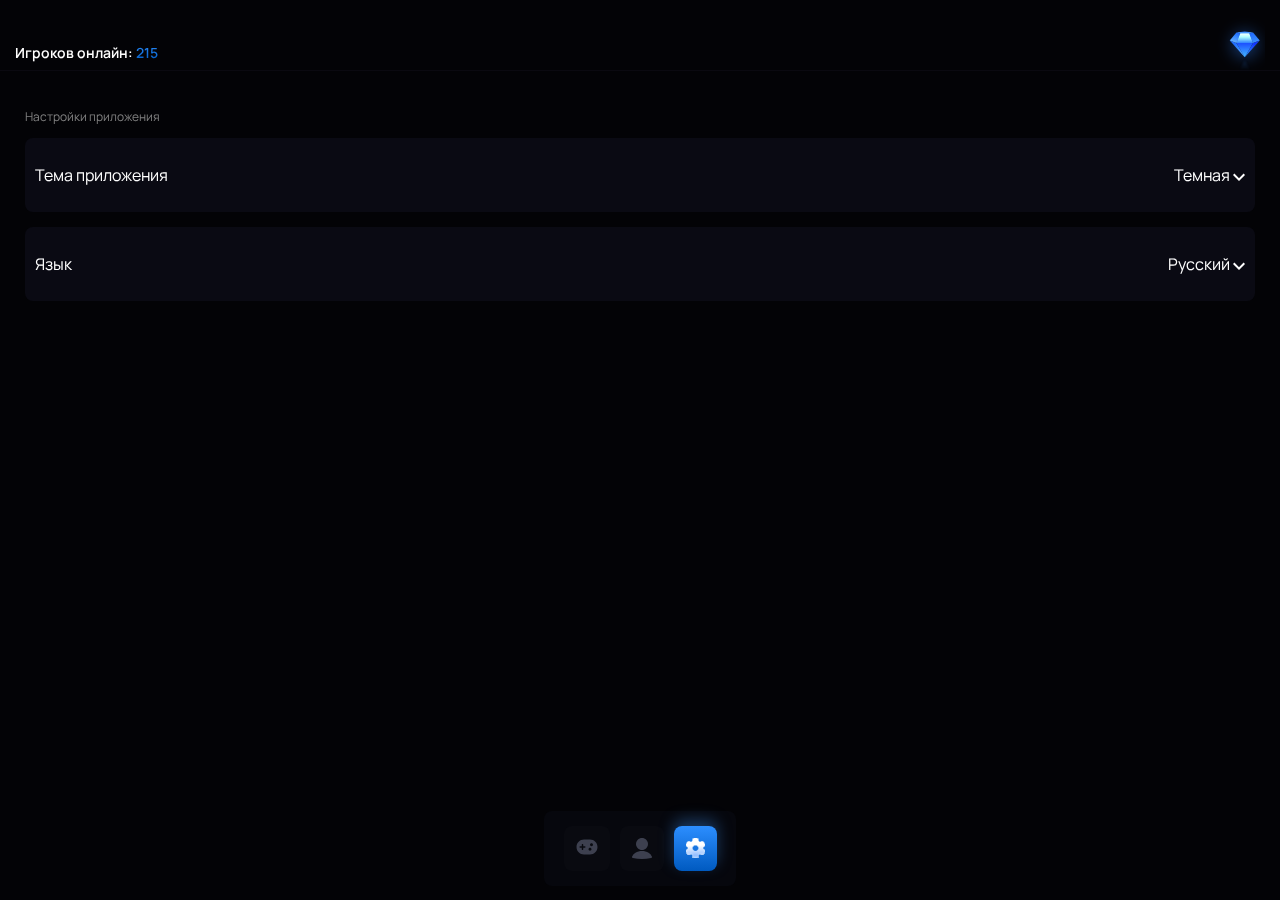
<file: settings.html>
<!DOCTYPE html>
<html lang="en">
<head>
    <meta charset="UTF-8">
    <meta name="viewport" content="width=device-width, initial-scale=1.0">
    <link rel="stylesheet" href="assets/settings.css">
    <script src="assets/script.js"></script>
    <link href="https://fonts.googleapis.com/css2?family=Manrope:wght@200..800&family=Montserrat:ital,wght@0,100..900;1,100..900&display=swap" rel="stylesheet">
    <title>Document</title>
</head>
<body>
    <div class="status_bar">
        <p>Игроков онлайн: <span>215</span></p>
        <!-- <img src="assets/img/dimond.svg" alt=""> -->
        <svg width="59" height="75" viewBox="0 0 40 75" fill="none" xmlns="http://www.w3.org/2000/svg">
            <g opacity="0.4" filter="url(#filter0_f_0_43)">
            <circle cx="29.2474" cy="29.5772" r="13.0003" fill="#2F82FF"/>
            </g>
            <path d="M20.9252 17.4334L14.2676 25.5218L20.9252 28.032L24.8089 18.549L20.9252 17.4334Z" fill="#2F82FF"/>
            <path d="M24.8089 18.549L20.9252 28.032H37.5694L33.6858 18.549H24.8089Z" fill="#2F82FF"/>
            <path d="M20.9252 28.032L29.2473 42.2565L37.5694 28.032H20.9252Z" fill="#2F82FF"/>
            <path d="M14.2676 25.5218L29.2473 42.2565L20.9252 28.032L14.2676 25.5218Z" fill="#2F82FF"/>
            <path d="M29.2473 42.2565L44.2271 25.5218L37.5694 28.032L29.2473 42.2565Z" fill="#2F82FF"/>
            <path d="M44.2271 25.5218L37.5694 17.4334L33.6858 18.549L37.5694 28.032L44.2271 25.5218Z" fill="#2F82FF"/>
            <path d="M20.9252 17.4334L24.8089 18.549H33.6858L37.5694 17.4334L29.2473 16.5769L20.9252 17.4334Z" fill="#2F82FF"/>
            <path d="M20.9252 17.4334L14.2676 25.5218L20.9252 28.032L24.8089 18.549L20.9252 17.4334Z" fill="url(#paint0_linear_0_43)" style="mix-blend-mode:soft-light"/>
            <path d="M24.8089 18.549L20.9252 28.032H37.5694L33.6858 18.549H24.8089Z" fill="url(#paint1_linear_0_43)" style="mix-blend-mode:plus-lighter"/>
            <path d="M20.9252 28.032L29.2473 42.2565L37.5694 28.032H20.9252Z" fill="url(#paint2_linear_0_43)" style="mix-blend-mode:overlay"/>
            <path d="M14.2676 25.5218L29.2473 42.2565L20.9252 28.032L14.2676 25.5218Z" fill="url(#paint3_linear_0_43)" style="mix-blend-mode:soft-light"/>
            <path d="M29.2473 42.2565L44.2271 25.5218L37.5694 28.032L29.2473 42.2565Z" fill="url(#paint4_linear_0_43)" style="mix-blend-mode:overlay"/>
            <path d="M44.2271 25.5218L37.5694 17.4334L33.6858 18.549L37.5694 28.032L44.2271 25.5218Z" fill="url(#paint5_linear_0_43)" style="mix-blend-mode:soft-light"/>
            <path d="M20.9252 17.4334L24.8089 18.549H33.6858L37.5694 17.4334L29.2473 16.5769L20.9252 17.4334Z" fill="url(#paint6_linear_0_43)" style="mix-blend-mode:soft-light"/>
            <g filter="url(#filter1_f_0_43)">
            <mask id="mask0_0_43" style="mask-type:alpha" maskUnits="userSpaceOnUse" x="14" y="45" width="31" height="28">
            <path d="M20.7766 71.8411L14 63.2471L20.7766 60.58L24.7295 70.6557L20.7766 71.8411Z" fill="url(#paint7_linear_0_43)" fill-opacity="0.17"/>
            <path d="M24.7295 70.6557L20.7766 60.58H37.7179L33.765 70.6557H24.7295Z" fill="url(#paint8_linear_0_43)" fill-opacity="0.17"/>
            <path d="M20.7766 60.58L29.2473 45.4664L37.7179 60.58H20.7766Z" fill="url(#paint9_linear_0_43)" fill-opacity="0.17"/>
            <path d="M14 63.2471L29.2473 45.4664L20.7766 60.58L14 63.2471Z" fill="url(#paint10_linear_0_43)" fill-opacity="0.17"/>
            <path d="M29.2473 45.4664L44.4945 63.2471L37.7179 60.58L29.2473 45.4664Z" fill="url(#paint11_linear_0_43)" fill-opacity="0.17"/>
            <path d="M44.4945 63.2471L37.7179 71.8411L33.765 70.6557L37.7179 60.58L44.4945 63.2471Z" fill="url(#paint12_linear_0_43)" fill-opacity="0.17"/>
            <path d="M20.7766 71.8411L24.7295 70.6557H33.765L37.7179 71.8411L29.2473 72.751L20.7766 71.8411Z" fill="url(#paint13_linear_0_43)" fill-opacity="0.17"/>
            </mask>
            <g mask="url(#mask0_0_43)">
            <path d="M20.7766 60.58L29.2473 45.4664L37.7179 60.58H20.7766Z" fill="#2F82FF"/>
            </g>
            </g>
            <defs>
            <filter id="filter0_f_0_43" x="0.19733" y="0.527195" width="58.1" height="58.1001" filterUnits="userSpaceOnUse" color-interpolation-filters="sRGB">
            <feFlood flood-opacity="0" result="BackgroundImageFix"/>
            <feBlend mode="normal" in="SourceGraphic" in2="BackgroundImageFix" result="shape"/>
            <feGaussianBlur stdDeviation="8.02487" result="effect1_foregroundBlur_0_43"/>
            </filter>
            <filter id="filter1_f_0_43" x="12.3469" y="43.8133" width="33.8006" height="30.5908" filterUnits="userSpaceOnUse" color-interpolation-filters="sRGB">
            <feFlood flood-opacity="0" result="BackgroundImageFix"/>
            <feBlend mode="normal" in="SourceGraphic" in2="BackgroundImageFix" result="shape"/>
            <feGaussianBlur stdDeviation="0.826562" result="effect1_foregroundBlur_0_43"/>
            </filter>
            <linearGradient id="paint0_linear_0_43" x1="24.7534" y1="18.5407" x2="20.8164" y2="27.9083" gradientUnits="userSpaceOnUse">
            <stop stop-color="#494949"/>
            <stop offset="1" stop-color="#E9E9E9"/>
            </linearGradient>
            <linearGradient id="paint1_linear_0_43" x1="29.2473" y1="18.2517" x2="29.2473" y2="28.0211" gradientUnits="userSpaceOnUse">
            <stop stop-color="white" stop-opacity="0.8"/>
            <stop offset="1" stop-color="white" stop-opacity="0"/>
            </linearGradient>
            <linearGradient id="paint2_linear_0_43" x1="29.2473" y1="28.0211" x2="29.2473" y2="42.2565" gradientUnits="userSpaceOnUse">
            <stop stop-color="#4C4C4C"/>
            <stop offset="1" stop-color="#B8B8B8"/>
            </linearGradient>
            <linearGradient id="paint3_linear_0_43" x1="20.9252" y1="28.0211" x2="29.3241" y2="42.2111" gradientUnits="userSpaceOnUse">
            <stop stop-color="#565656"/>
            <stop offset="1" stop-color="#FAFAFA"/>
            </linearGradient>
            <linearGradient id="paint4_linear_0_43" x1="37.841" y1="28.1327" x2="29.1866" y2="42.2192" gradientUnits="userSpaceOnUse">
            <stop stop-color="#323232"/>
            <stop offset="1" stop-color="#9A9A9A"/>
            </linearGradient>
            <linearGradient id="paint5_linear_0_43" x1="33.4084" y1="17.9726" x2="37.6135" y2="28.0026" gradientUnits="userSpaceOnUse">
            <stop stop-color="#494949"/>
            <stop offset="1" stop-color="#999999"/>
            </linearGradient>
            <linearGradient id="paint6_linear_0_43" x1="29.2473" y1="16.8755" x2="29.2473" y2="18.5308" gradientUnits="userSpaceOnUse">
            <stop stop-color="#7C7C7C"/>
            <stop offset="1" stop-color="white"/>
            </linearGradient>
            <linearGradient id="paint7_linear_0_43" x1="29.2473" y1="55.4173" x2="29.2473" y2="45.4664" gradientUnits="userSpaceOnUse">
            <stop stop-color="white" stop-opacity="0"/>
            <stop offset="1" stop-color="white"/>
            </linearGradient>
            <linearGradient id="paint8_linear_0_43" x1="29.2473" y1="55.4173" x2="29.2473" y2="45.4664" gradientUnits="userSpaceOnUse">
            <stop stop-color="white" stop-opacity="0"/>
            <stop offset="1" stop-color="white"/>
            </linearGradient>
            <linearGradient id="paint9_linear_0_43" x1="29.2473" y1="55.4173" x2="29.2473" y2="45.4664" gradientUnits="userSpaceOnUse">
            <stop stop-color="white" stop-opacity="0"/>
            <stop offset="1" stop-color="white"/>
            </linearGradient>
            <linearGradient id="paint10_linear_0_43" x1="29.2473" y1="55.4173" x2="29.2473" y2="45.4664" gradientUnits="userSpaceOnUse">
            <stop stop-color="white" stop-opacity="0"/>
            <stop offset="1" stop-color="white"/>
            </linearGradient>
            <linearGradient id="paint11_linear_0_43" x1="29.2473" y1="55.4173" x2="29.2473" y2="45.4664" gradientUnits="userSpaceOnUse">
            <stop stop-color="white" stop-opacity="0"/>
            <stop offset="1" stop-color="white"/>
            </linearGradient>
            <linearGradient id="paint12_linear_0_43" x1="29.2473" y1="55.4173" x2="29.2473" y2="45.4664" gradientUnits="userSpaceOnUse">
            <stop stop-color="white" stop-opacity="0"/>
            <stop offset="1" stop-color="white"/>
            </linearGradient>
            <linearGradient id="paint13_linear_0_43" x1="29.2473" y1="55.4173" x2="29.2473" y2="45.4664" gradientUnits="userSpaceOnUse">
            <stop stop-color="white" stop-opacity="0"/>
            <stop offset="1" stop-color="white"/>
            </linearGradient>
            <linearGradient id="paint14_linear_0_43" x1="24.5" y1="56.0824" x2="23.5272" y2="51.1225" gradientUnits="userSpaceOnUse">
            <stop stop-color="#494949"/>
            <stop offset="1" stop-color="#E9E9E9"/>
            </linearGradient>
            <linearGradient id="paint15_linear_0_43" x1="29" y1="56.2174" x2="29" y2="51.6522" gradientUnits="userSpaceOnUse">
            <stop stop-color="white" stop-opacity="0.8"/>
            <stop offset="1" stop-color="white" stop-opacity="0"/>
            </linearGradient>
            <linearGradient id="paint16_linear_0_43" x1="29" y1="51.6522" x2="29" y2="45" gradientUnits="userSpaceOnUse">
            <stop stop-color="#4C4C4C"/>
            <stop offset="1" stop-color="#B8B8B8"/>
            </linearGradient>
            <linearGradient id="paint17_linear_0_43" x1="20.6667" y1="51.6522" x2="22.9646" y2="43.333" gradientUnits="userSpaceOnUse">
            <stop stop-color="#565656"/>
            <stop offset="1" stop-color="#FAFAFA"/>
            </linearGradient>
            <linearGradient id="paint18_linear_0_43" x1="37.6053" y1="51.6" x2="35.2031" y2="43.2215" gradientUnits="userSpaceOnUse">
            <stop stop-color="#323232"/>
            <stop offset="1" stop-color="#9A9A9A"/>
            </linearGradient>
            <linearGradient id="paint19_linear_0_43" x1="33.1667" y1="56.3479" x2="34.2051" y2="51.0402" gradientUnits="userSpaceOnUse">
            <stop stop-color="#494949"/>
            <stop offset="1" stop-color="#999999"/>
            </linearGradient>
            <linearGradient id="paint20_linear_0_43" x1="29" y1="56.8605" x2="29" y2="56.087" gradientUnits="userSpaceOnUse">
            <stop stop-color="#7C7C7C"/>
            <stop offset="1" stop-color="white"/>
            </linearGradient>
            </defs>
        </svg>
    </div>
    <div class="position_class">
        <div class="background_games">
            <div class="state_balance">
                <p class="state_balance_content">Настройки приложения</p>
            </div>
            <div class="settings-select">
                <div class="theme-background">
                    <div class="theme">
                        <p>Тема приложения</p>
                        <p>Темная <span>
                            <svg width="12" height="8" viewBox="0 0 12 8" fill="none" xmlns="http://www.w3.org/2000/svg">
                                <path d="M10.59 0.59L6 5.17L1.41 0.589999L5.24537e-07 2L6 8L12 2L10.59 0.59Z" fill="white"/>
                            </svg>
                        </span></p>
                    </div>
                    <div class="dop-menu-theme">
                        <p>Светлая</p>
                        <p>Темная</p>
                    </div>
                </div>
                <div class="lang-background">
                    <div class="lang">
                        <p>Язык</p>
                        <p>Русский <span>
                            <svg width="12" height="8" viewBox="0 0 12 8" fill="none" xmlns="http://www.w3.org/2000/svg">
                                <path d="M10.59 0.59L6 5.17L1.41 0.589999L5.24537e-07 2L6 8L12 2L10.59 0.59Z" fill="white"/>
                            </svg>
                        </span></p>
                    </div>
                    <div class="dop-menu-lang">
                        <p>Русский</p>
                        <p>Український</p>
                        <p>English</p>
                    </div>
                </div>
            </div>
        </div>
    </div>
    <footer>
    </footer>
    <div class="bottom_bar_position">
        <div class="bottom_bar">
            <div class="center_items">
                <div class="menu_items">
                    <a href="index.html">
                        <div class="profile keyboard">
                            <svg width="22" height="16" viewBox="0 0 22 16" fill="none" xmlns="http://www.w3.org/2000/svg">
                                <path d="M8 0.5C3.85775 0.5 0.5 3.85775 0.5 8C0.5 12.1423 3.85775 15.5 8 15.5H14C18.1423 15.5 21.5 12.1423 21.5 8C21.5 3.85775 18.1423 0.5 14 0.5H8ZM15.5 10.25C15.5 10.6478 15.342 11.0294 15.0607 11.3107C14.7794 11.592 14.3978 11.75 14 11.75C13.6022 11.75 13.2206 11.592 12.9393 11.3107C12.658 11.0294 12.5 10.6478 12.5 10.25C12.5 9.85218 12.658 9.47064 12.9393 9.18934C13.2206 8.90804 13.6022 8.75 14 8.75C14.3978 8.75 14.7794 8.90804 15.0607 9.18934C15.342 9.47064 15.5 9.85218 15.5 10.25ZM15.5 7.25C15.1022 7.25 14.7206 7.09196 14.4393 6.81066C14.158 6.52936 14 6.14782 14 5.75C14 5.35218 14.158 4.97064 14.4393 4.68934C14.7206 4.40804 15.1022 4.25 15.5 4.25C15.8978 4.25 16.2794 4.40804 16.5607 4.68934C16.842 4.97064 17 5.35218 17 5.75C17 6.14782 16.842 6.52936 16.5607 6.81066C16.2794 7.09196 15.8978 7.25 15.5 7.25ZM6.5 5C6.69891 5 6.88968 5.07902 7.03033 5.21967C7.17098 5.36032 7.25 5.55109 7.25 5.75V7.25H8.75C8.94891 7.25 9.13968 7.32902 9.28033 7.46967C9.42098 7.61032 9.5 7.80109 9.5 8C9.5 8.19891 9.42098 8.38968 9.28033 8.53033C9.13968 8.67098 8.94891 8.75 8.75 8.75H7.25V10.25C7.25 10.4489 7.17098 10.6397 7.03033 10.7803C6.88968 10.921 6.69891 11 6.5 11C6.30109 11 6.11032 10.921 5.96967 10.7803C5.82902 10.6397 5.75 10.4489 5.75 10.25V8.75H4.25C4.05109 8.75 3.86032 8.67098 3.71967 8.53033C3.57902 8.38968 3.5 8.19891 3.5 8C3.5 7.80109 3.57902 7.61032 3.71967 7.46967C3.86032 7.32902 4.05109 7.25 4.25 7.25H5.75V5.75C5.75 5.55109 5.82902 5.36032 5.96967 5.21967C6.11032 5.07902 6.30109 5 6.5 5Z" fill="#3D404F"/>
                            </svg>                            
                        </div>
                    </a>
                    <a href="profile.html">
                        <div class="settings keyboard">
                            <svg width="20" height="21" viewBox="0 0 20 21" fill="none" xmlns="http://www.w3.org/2000/svg">
                                <path d="M19.1555 19.9811C19.816 19.8325 20.2108 19.086 19.8818 18.4479C19.1567 17.044 18.0153 15.8092 16.5555 14.8689C14.6747 13.6574 12.369 13 10 13C7.63096 13 5.32533 13.6561 3.44446 14.8689C1.98475 15.8092 0.843301 17.044 0.118231 18.4479C-0.210802 19.086 0.184038 19.8325 0.844498 19.9811C6.88289 21.3396 13.1159 21.3396 19.1543 19.9811" fill="#3D404F"/>
                                <path d="M10 12C13.3137 12 16 9.31371 16 6C16 2.68629 13.3137 0 10 0C6.68629 0 4 2.68629 4 6C4 9.31371 6.68629 12 10 12Z" fill="#3D404F"/>
                            </svg>                                                    
                        </div>
                    </a>
                    <div class="games keyboard">
                        <svg width="19" height="20" viewBox="0 0 19 20" fill="none" xmlns="http://www.w3.org/2000/svg">
                            <g filter="url(#filter0_i_0_1514)">
                            <path fill-rule="evenodd" clip-rule="evenodd" d="M11.2789 0.152C10.9089 -4.47035e-08 10.4389 0 9.49995 0C8.56095 0 8.09195 -4.47035e-08 7.72095 0.152C7.47684 0.251745 7.25486 0.398782 7.06779 0.584647C6.88073 0.770512 6.73226 0.991536 6.63095 1.235C6.53695 1.458 6.50095 1.719 6.48595 2.098C6.47881 2.3725 6.40202 2.64068 6.26278 2.87736C6.12354 3.11403 5.92642 3.31142 5.68995 3.451C5.44869 3.5851 5.17749 3.65615 4.90148 3.65754C4.62546 3.65894 4.35355 3.59065 4.11095 3.459C3.77295 3.281 3.52795 3.183 3.28595 3.151C2.75653 3.08192 2.22122 3.2242 1.79595 3.547C1.47795 3.789 1.24295 4.193 0.773949 5C0.303949 5.807 0.0699493 6.21 0.0169493 6.605C-0.0530507 7.131 0.0909494 7.663 0.416949 8.084C0.564949 8.276 0.773949 8.437 1.09695 8.639C1.57395 8.936 1.87995 9.442 1.87995 10C1.87995 10.558 1.57395 11.064 1.09795 11.36C0.773949 11.563 0.564949 11.724 0.415949 11.916C0.255516 12.1242 0.137699 12.362 0.069235 12.6158C0.000771299 12.8696 -0.016996 13.1343 0.0169493 13.395C0.0699493 13.789 0.303949 14.193 0.773949 15C1.24395 15.807 1.47795 16.21 1.79595 16.453C2.21995 16.776 2.75595 16.918 3.28595 16.849C3.52795 16.817 3.77295 16.719 4.11095 16.541C4.35367 16.4092 4.62577 16.3408 4.90198 16.3422C5.17819 16.3436 5.44957 16.4147 5.69095 16.549C6.17695 16.829 6.46495 17.344 6.48595 17.902C6.50095 18.282 6.53695 18.542 6.63095 18.765C6.83495 19.255 7.22695 19.645 7.72095 19.848C8.09095 20 8.56095 20 9.49995 20C10.4389 20 10.9089 20 11.2789 19.848C11.5231 19.7483 11.745 19.6012 11.9321 19.4154C12.1192 19.2295 12.2676 19.0085 12.3689 18.765C12.4629 18.542 12.4989 18.282 12.5139 17.902C12.5339 17.344 12.8229 16.828 13.3099 16.549C13.5512 16.4149 13.8224 16.3439 14.0984 16.3425C14.3744 16.3411 14.6463 16.4093 14.8889 16.541C15.2269 16.719 15.472 16.817 15.714 16.849C16.2439 16.919 16.7799 16.776 17.2039 16.453C17.5219 16.211 17.7569 15.807 18.2259 15C18.6959 14.193 18.9299 13.79 18.9829 13.395C19.0168 13.1343 18.9988 12.8695 18.9302 12.6157C18.8616 12.3619 18.7436 12.1241 18.5829 11.916C18.4349 11.724 18.2259 11.563 17.9029 11.361C17.4259 11.064 17.1199 10.558 17.1199 10C17.1199 9.442 17.4259 8.936 17.9019 8.64C18.2259 8.437 18.4349 8.276 18.5839 8.084C18.7444 7.87579 18.8622 7.63799 18.9307 7.38422C18.9991 7.13044 19.0169 6.86565 18.9829 6.605C18.9299 6.211 18.6959 5.807 18.2259 5C17.7559 4.193 17.5219 3.79 17.2039 3.547C16.7787 3.2242 16.2434 3.08192 15.714 3.151C15.472 3.183 15.2269 3.281 14.8889 3.459C14.6462 3.59083 14.3741 3.65922 14.0979 3.65782C13.8217 3.65642 13.5503 3.58528 13.3089 3.451C13.0727 3.3113 12.8757 3.11385 12.7367 2.87719C12.5976 2.64052 12.521 2.37241 12.5139 2.098C12.4989 1.718 12.4629 1.458 12.3689 1.235C12.2676 0.991536 12.1192 0.770512 11.9321 0.584647C11.745 0.398782 11.5231 0.251745 11.2789 0.152ZM9.49995 13C11.1699 13 12.5229 11.657 12.5229 10C12.5229 8.343 11.1689 7 9.49995 7C7.83095 7 6.47695 8.343 6.47695 10C6.47695 11.657 7.83095 13 9.49995 13Z" fill="url(#paint0_linear_0_1514)"/>
                            </g>
                            <defs>
                            <filter id="filter0_i_0_1514" x="-0.000366211" y="-1" width="19.0001" height="21" filterUnits="userSpaceOnUse" color-interpolation-filters="sRGB">
                            <feFlood flood-opacity="0" result="BackgroundImageFix"/>
                            <feBlend mode="normal" in="SourceGraphic" in2="BackgroundImageFix" result="shape"/>
                            <feColorMatrix in="SourceAlpha" type="matrix" values="0 0 0 0 0 0 0 0 0 0 0 0 0 0 0 0 0 0 127 0" result="hardAlpha"/>
                            <feOffset dy="-1"/>
                            <feGaussianBlur stdDeviation="0.85"/>
                            <feComposite in2="hardAlpha" operator="arithmetic" k2="-1" k3="1"/>
                            <feColorMatrix type="matrix" values="0 0 0 0 1 0 0 0 0 1 0 0 0 0 1 0 0 0 0.69 0"/>
                            <feBlend mode="overlay" in2="shape" result="effect1_innerShadow_0_1514"/>
                            </filter>
                            <linearGradient id="paint0_linear_0_1514" x1="9.0651" y1="7.36579" x2="10.0079" y2="28.6441" gradientUnits="userSpaceOnUse">
                            <stop stop-color="white"/>
                            <stop offset="1" stop-color="#1271FF"/>
                            </linearGradient>
                            </defs>
                        </svg>
                    </div>
                </div>
            </div>
        </div>
    </div>
</body>
<script>
    let div = document.querySelector('.dop-menu-theme');

    document.querySelector('.theme-background').addEventListener('click', () => {
    div.style.display = getComputedStyle(div).display == 'block' ? 'none' : 'block';
});
    let div1 = document.querySelector('.dop-menu-lang');

        document.querySelector('.lang-background').addEventListener('click', () => {
        div1.style.display = getComputedStyle(div1).display == 'block' ? 'none' : 'block';
});
</script>
</html>
</file>
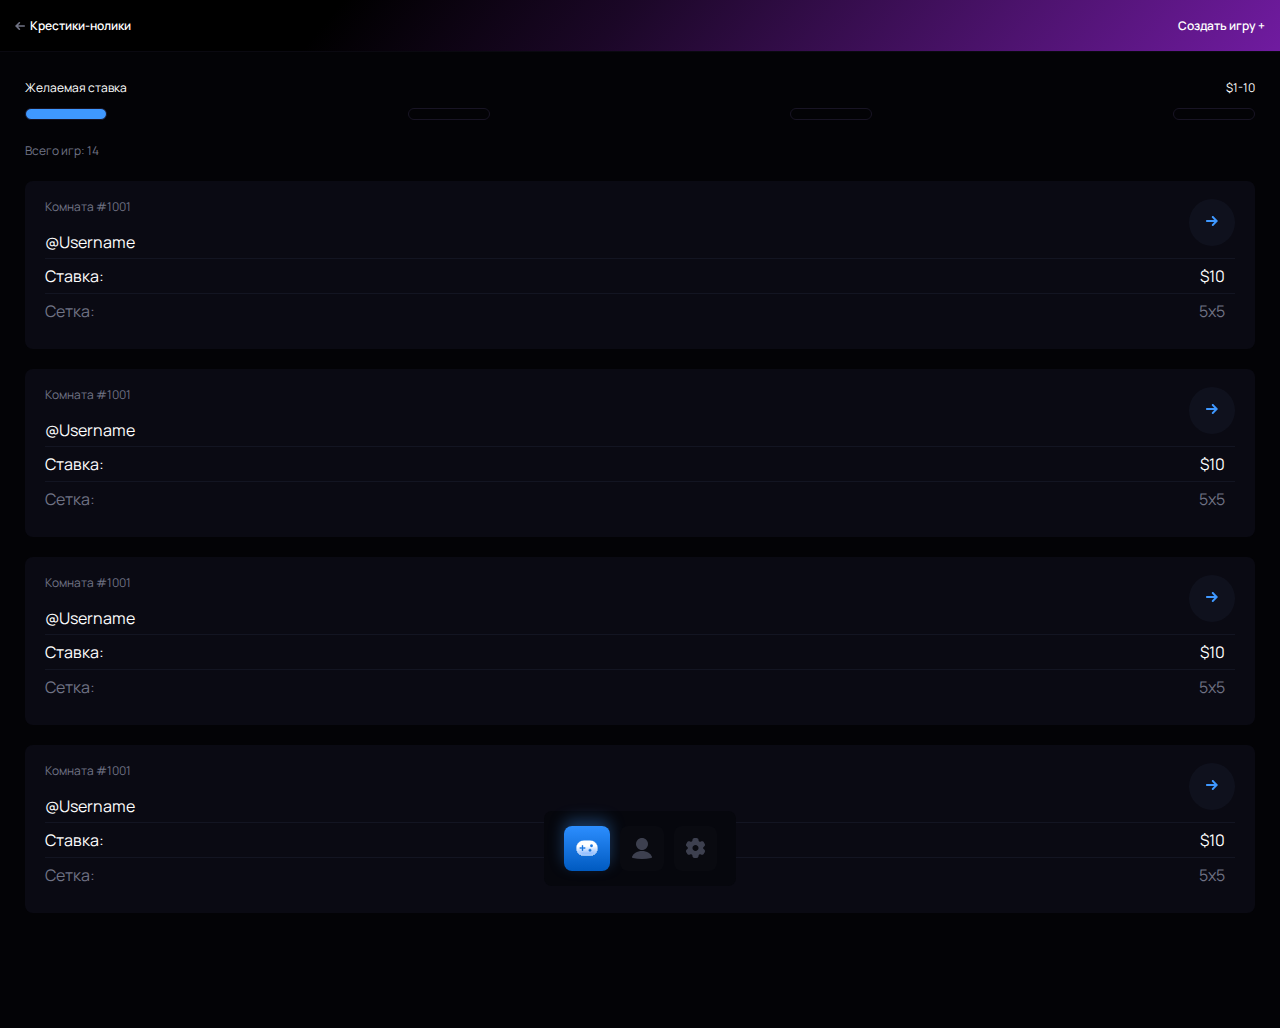
<file: tiktaktok.html>
<!DOCTYPE html>
<html lang="en">
<head>
    <meta charset="UTF-8">
    <meta name="viewport" content="width=device-width, initial-scale=1.0">
    <link rel="stylesheet" href="assets/tiktaktok.css">
    <script src="https://cdnjs.cloudflare.com/ajax/libs/jquery/3.3.1/jquery.min.js"></script>
    <link href="https://fonts.googleapis.com/css2?family=Manrope:wght@200..800&family=Montserrat:ital,wght@0,100..900;1,100..900&display=swap" rel="stylesheet">
    <title>Document</title>
</head>
<body>
    <div class="create_game_menu">
        <div class="create_game_settings">
            <div class="cls" onclick="hide()">
            </div>
            <div class="content_settings">
                <p>Создание игры</p>
            </div>
            <div class="settings_player">
                <p class="title_settings">Выберите поле для игры</p>
            </div>
            <div class="position_radio">
                <div class="radio_type">
                    <input type="radio" id="huey1" name="drone" value="huey1" checked />
                    <label class="custom-radio" for="huey1">3x3</label>
                    
                    <input type="radio" id="huey2" name="drone" value="huey2" />
                    <label class="custom-radio" for="huey2">5x5</label>
                    
                    <input type="radio" id="huey3" name="drone" value="huey3" />
                    <label class="custom-radio" for="huey3">8x8</label>
                </div>
            </div>
            <div class="settings_player">
                <p class="title_settings">Сумма ставки</p>
            </div>
            <div class="input_sum">
                <input type="number" placeholder="Введите ставку">
            </div>
            <div class="footer_game">
                <a href="/" class="no_hook">
                    <div class="create_game_auction">
                        Создать
                    </div>
                </a>
            </div>
        </div>
    </div>
    <!-- <header>
        <div class="header_position"> -->
            <div class="status_bar">
                <a href="index.html" class="no_hook">
                    <div class="back_button">
                        <svg width="10" height="8" viewBox="0 0 10 8" fill="none" xmlns="http://www.w3.org/2000/svg">
                            <path d="M-1.74847e-07 3.99998L3.79169 7.76571C3.86648 7.83999 3.95527 7.89891 4.05298 7.93911C4.1507 7.97931 4.25544 8 4.36121 8C4.46697 8 4.57171 7.97931 4.66943 7.93911C4.76714 7.89891 4.85593 7.83999 4.93072 7.76571C5.00551 7.69143 5.06484 7.60325 5.10532 7.5062C5.14579 7.40915 5.16663 7.30514 5.16663 7.20009C5.16663 7.09505 5.14579 6.99103 5.10532 6.89398C5.06484 6.79693 5.00551 6.70875 4.93072 6.63447L3.08361 4.8L9.19446 4.8C9.4081 4.8 9.61299 4.71571 9.76406 4.56568C9.91513 4.41565 10 4.21216 10 3.99997C10 3.78779 9.91513 3.5843 9.76406 3.43427C9.61299 3.28423 9.4081 3.19995 9.19446 3.19995L3.08361 3.19995L4.93072 1.36548C5.00579 1.29135 5.06536 1.20322 5.10601 1.10615C5.14665 1.00908 5.16758 0.904989 5.16758 0.799858C5.16758 0.694728 5.14665 0.590635 5.10601 0.493565C5.06536 0.396495 5.00579 0.308362 4.93072 0.234237C4.77966 0.084255 4.57481 2.76866e-07 4.3612 2.86203e-07C4.1476 2.9554e-07 3.94275 0.084255 3.79169 0.234237L-1.74847e-07 3.99998Z" fill="#707385"/>
                        </svg>            
                        <p>Крестики-нолики</p>
                    </div>
                </a>
                <!-- <a href="/" class="no_hook" onclick="show()"> -->
                    <div class="create_game" onclick="show()">
                        <p>Создать игру + </p>
                    </div>
                <!-- </a> -->
            </div>
        <!-- </div> -->
    <!-- </header> -->
    <div class="position_class">
        <div class="background_games">
            <div class="state_auction">
                <p class="state_auction_content">Желаемая ставка</p>
                <p class="rate">$1-10</p>
            </div>
            <div class="rate_status">
                <div class="rate_block active_block"></div>
                <div class="rate_block"></div>
                <div class="rate_block"></div>
                <div class="rate_block"></div>
            </div>
            <div class="auction">
                <div class="auction_title">
                    <p>Всего игр: <span>14</span></p>
                </div>
            </div>
            <div class="auction_list">
                <a href="tiktaktok_game.html" class="no_hook">
                    <div class="elemnt">
                        <div class="auction_background">
                            <div class="auction_elemnt">
                                <div class="auction_text number_auction">
                                    <p>Комната <span>#1001</span></p>
                                    <p class="username">@Username</p>
                                </div>
                                <div class="auction_type">
                                    <svg width="10" height="12" viewBox="0 0 10 12" fill="none" xmlns="http://www.w3.org/2000/svg">
                                        <path d="M5.00003 2.78183e-07L0.29286 4.55002C0.200012 4.63977 0.12636 4.74632 0.0761114 4.86358C0.0258625 4.98084 -2.8313e-07 5.10652 -2.91169e-07 5.23345C-2.99209e-07 5.36037 0.0258625 5.48605 0.0761114 5.60331C0.12636 5.72057 0.200012 5.82712 0.29286 5.91687C0.385708 6.00662 0.495934 6.07781 0.617246 6.12638C0.738558 6.17495 0.868579 6.19995 0.999885 6.19995C1.13119 6.19995 1.26121 6.17495 1.38252 6.12638C1.50384 6.07781 1.61406 6.00662 1.70691 5.91687L4 3.70034L3.99999 11.0333C3.99999 11.2897 4.10536 11.5356 4.2929 11.7169C4.48044 11.8982 4.7348 12 5.00003 12C5.26526 12 5.51962 11.8982 5.70716 11.7169C5.89471 11.5356 6.00007 11.2897 6.00007 11.0333L6.00007 3.70034L8.29315 5.91687C8.38581 6.00695 8.49597 6.07843 8.61731 6.12721C8.73865 6.17599 8.86876 6.2011 9.00018 6.2011C9.13159 6.2011 9.26171 6.17599 9.38304 6.12721C9.50438 6.07843 9.61455 6.00695 9.7072 5.91687C9.89468 5.73559 10 5.48977 10 5.23345C10 4.97713 9.89468 4.7313 9.7072 4.55002L5.00003 2.78183e-07Z" fill="#3F98FF"/>
                                    </svg>                               
                                </div>
                            </div>
                            <div class="auction_information">
                                <div class="auction_information_text">
                                    <p>Ставка:</p>
                                    <span>$10</span>
                                </div>
                                <div class="people_auction">
                                    <p>Сетка:</p>
                                    <span class="people">5x5</span>
                                </div>
                            </div>
                        </div>
                    </div>
                </a>
                <a href="tiktaktok_game.html" class="no_hook">
                    <div class="elemnt">
                        <div class="auction_background">
                            <div class="auction_elemnt">
                                <div class="auction_text number_auction">
                                    <p>Комната <span>#1001</span></p>
                                    <p class="username">@Username</p>
                                </div>
                                <div class="auction_type">
                                    <svg width="10" height="12" viewBox="0 0 10 12" fill="none" xmlns="http://www.w3.org/2000/svg">
                                        <path d="M5.00003 2.78183e-07L0.29286 4.55002C0.200012 4.63977 0.12636 4.74632 0.0761114 4.86358C0.0258625 4.98084 -2.8313e-07 5.10652 -2.91169e-07 5.23345C-2.99209e-07 5.36037 0.0258625 5.48605 0.0761114 5.60331C0.12636 5.72057 0.200012 5.82712 0.29286 5.91687C0.385708 6.00662 0.495934 6.07781 0.617246 6.12638C0.738558 6.17495 0.868579 6.19995 0.999885 6.19995C1.13119 6.19995 1.26121 6.17495 1.38252 6.12638C1.50384 6.07781 1.61406 6.00662 1.70691 5.91687L4 3.70034L3.99999 11.0333C3.99999 11.2897 4.10536 11.5356 4.2929 11.7169C4.48044 11.8982 4.7348 12 5.00003 12C5.26526 12 5.51962 11.8982 5.70716 11.7169C5.89471 11.5356 6.00007 11.2897 6.00007 11.0333L6.00007 3.70034L8.29315 5.91687C8.38581 6.00695 8.49597 6.07843 8.61731 6.12721C8.73865 6.17599 8.86876 6.2011 9.00018 6.2011C9.13159 6.2011 9.26171 6.17599 9.38304 6.12721C9.50438 6.07843 9.61455 6.00695 9.7072 5.91687C9.89468 5.73559 10 5.48977 10 5.23345C10 4.97713 9.89468 4.7313 9.7072 4.55002L5.00003 2.78183e-07Z" fill="#3F98FF"/>
                                    </svg>                               
                                </div>
                            </div>
                            <div class="auction_information">
                                <div class="auction_information_text">
                                    <p>Ставка:</p>
                                    <span>$10</span>
                                </div>
                                <div class="people_auction">
                                    <p>Сетка:</p>
                                    <span class="people">5x5</span>
                                </div>
                            </div>
                        </div>
                    </div>
                </a>
                <a href="tiktaktok_game.html" class="no_hook">
                    <div class="elemnt">
                        <div class="auction_background">
                            <div class="auction_elemnt">
                                <div class="auction_text number_auction">
                                    <p>Комната <span>#1001</span></p>
                                    <p class="username">@Username</p>
                                </div>
                                <div class="auction_type">
                                    <svg width="10" height="12" viewBox="0 0 10 12" fill="none" xmlns="http://www.w3.org/2000/svg">
                                        <path d="M5.00003 2.78183e-07L0.29286 4.55002C0.200012 4.63977 0.12636 4.74632 0.0761114 4.86358C0.0258625 4.98084 -2.8313e-07 5.10652 -2.91169e-07 5.23345C-2.99209e-07 5.36037 0.0258625 5.48605 0.0761114 5.60331C0.12636 5.72057 0.200012 5.82712 0.29286 5.91687C0.385708 6.00662 0.495934 6.07781 0.617246 6.12638C0.738558 6.17495 0.868579 6.19995 0.999885 6.19995C1.13119 6.19995 1.26121 6.17495 1.38252 6.12638C1.50384 6.07781 1.61406 6.00662 1.70691 5.91687L4 3.70034L3.99999 11.0333C3.99999 11.2897 4.10536 11.5356 4.2929 11.7169C4.48044 11.8982 4.7348 12 5.00003 12C5.26526 12 5.51962 11.8982 5.70716 11.7169C5.89471 11.5356 6.00007 11.2897 6.00007 11.0333L6.00007 3.70034L8.29315 5.91687C8.38581 6.00695 8.49597 6.07843 8.61731 6.12721C8.73865 6.17599 8.86876 6.2011 9.00018 6.2011C9.13159 6.2011 9.26171 6.17599 9.38304 6.12721C9.50438 6.07843 9.61455 6.00695 9.7072 5.91687C9.89468 5.73559 10 5.48977 10 5.23345C10 4.97713 9.89468 4.7313 9.7072 4.55002L5.00003 2.78183e-07Z" fill="#3F98FF"/>
                                    </svg>                               
                                </div>
                            </div>
                            <div class="auction_information">
                                <div class="auction_information_text">
                                    <p>Ставка:</p>
                                    <span>$10</span>
                                </div>
                                <div class="people_auction">
                                    <p>Сетка:</p>
                                    <span class="people">5x5</span>
                                </div>
                            </div>
                        </div>
                    </div>
                </a>
                <a href="tiktaktok_game.html" class="no_hook">
                    <div class="elemnt">
                        <div class="auction_background">
                            <div class="auction_elemnt">
                                <div class="auction_text number_auction">
                                    <p>Комната <span>#1001</span></p>
                                    <p class="username">@Username</p>
                                </div>
                                <div class="auction_type">
                                    <svg width="10" height="12" viewBox="0 0 10 12" fill="none" xmlns="http://www.w3.org/2000/svg">
                                        <path d="M5.00003 2.78183e-07L0.29286 4.55002C0.200012 4.63977 0.12636 4.74632 0.0761114 4.86358C0.0258625 4.98084 -2.8313e-07 5.10652 -2.91169e-07 5.23345C-2.99209e-07 5.36037 0.0258625 5.48605 0.0761114 5.60331C0.12636 5.72057 0.200012 5.82712 0.29286 5.91687C0.385708 6.00662 0.495934 6.07781 0.617246 6.12638C0.738558 6.17495 0.868579 6.19995 0.999885 6.19995C1.13119 6.19995 1.26121 6.17495 1.38252 6.12638C1.50384 6.07781 1.61406 6.00662 1.70691 5.91687L4 3.70034L3.99999 11.0333C3.99999 11.2897 4.10536 11.5356 4.2929 11.7169C4.48044 11.8982 4.7348 12 5.00003 12C5.26526 12 5.51962 11.8982 5.70716 11.7169C5.89471 11.5356 6.00007 11.2897 6.00007 11.0333L6.00007 3.70034L8.29315 5.91687C8.38581 6.00695 8.49597 6.07843 8.61731 6.12721C8.73865 6.17599 8.86876 6.2011 9.00018 6.2011C9.13159 6.2011 9.26171 6.17599 9.38304 6.12721C9.50438 6.07843 9.61455 6.00695 9.7072 5.91687C9.89468 5.73559 10 5.48977 10 5.23345C10 4.97713 9.89468 4.7313 9.7072 4.55002L5.00003 2.78183e-07Z" fill="#3F98FF"/>
                                    </svg>                               
                                </div>
                            </div>
                            <div class="auction_information">
                                <div class="auction_information_text">
                                    <p>Ставка:</p>
                                    <span>$10</span>
                                </div>
                                <div class="people_auction">
                                    <p>Сетка:</p>
                                    <span class="people">5x5</span>
                                </div>
                            </div>
                        </div>
                    </div>
                </a>
            </div>
        </div>
    </div>
    <footer>
    </footer>
    <div class="bottom_bar_position">
        <div class="bottom_bar">
            <div class="center_items">
                <div class="menu_items">
                    <div class="games keyboard">
                        <svg width="22" height="16" viewBox="0 0 22 16" fill="none" xmlns="http://www.w3.org/2000/svg">
                            <g filter="url(#filter0_i_0_115)">
                            <path d="M8 0.5C3.85775 0.5 0.5 3.85775 0.5 8C0.5 12.1423 3.85775 15.5 8 15.5H14C18.1423 15.5 21.5 12.1423 21.5 8C21.5 3.85775 18.1423 0.5 14 0.5H8ZM15.5 10.25C15.5 10.6478 15.342 11.0294 15.0607 11.3107C14.7794 11.592 14.3978 11.75 14 11.75C13.6022 11.75 13.2206 11.592 12.9393 11.3107C12.658 11.0294 12.5 10.6478 12.5 10.25C12.5 9.85218 12.658 9.47064 12.9393 9.18934C13.2206 8.90804 13.6022 8.75 14 8.75C14.3978 8.75 14.7794 8.90804 15.0607 9.18934C15.342 9.47064 15.5 9.85218 15.5 10.25ZM15.5 7.25C15.1022 7.25 14.7206 7.09196 14.4393 6.81066C14.158 6.52936 14 6.14782 14 5.75C14 5.35218 14.158 4.97064 14.4393 4.68934C14.7206 4.40804 15.1022 4.25 15.5 4.25C15.8978 4.25 16.2794 4.40804 16.5607 4.68934C16.842 4.97064 17 5.35218 17 5.75C17 6.14782 16.842 6.52936 16.5607 6.81066C16.2794 7.09196 15.8978 7.25 15.5 7.25ZM6.5 5C6.69891 5 6.88968 5.07902 7.03033 5.21967C7.17098 5.36032 7.25 5.55109 7.25 5.75V7.25H8.75C8.94891 7.25 9.13968 7.32902 9.28033 7.46967C9.42098 7.61032 9.5 7.80109 9.5 8C9.5 8.19891 9.42098 8.38968 9.28033 8.53033C9.13968 8.67098 8.94891 8.75 8.75 8.75H7.25V10.25C7.25 10.4489 7.17098 10.6397 7.03033 10.7803C6.88968 10.921 6.69891 11 6.5 11C6.30109 11 6.11032 10.921 5.96967 10.7803C5.82902 10.6397 5.75 10.4489 5.75 10.25V8.75H4.25C4.05109 8.75 3.86032 8.67098 3.71967 8.53033C3.57902 8.38968 3.5 8.19891 3.5 8C3.5 7.80109 3.57902 7.61032 3.71967 7.46967C3.86032 7.32902 4.05109 7.25 4.25 7.25H5.75V5.75C5.75 5.55109 5.82902 5.36032 5.96967 5.21967C6.11032 5.07902 6.30109 5 6.5 5Z" fill="url(#paint0_linear_0_115)"/>
                            </g>
                            <defs>
                            <filter id="filter0_i_0_115" x="0.5" y="-0.5" width="21" height="16" filterUnits="userSpaceOnUse" color-interpolation-filters="sRGB">
                            <feFlood flood-opacity="0" result="BackgroundImageFix"/>
                            <feBlend mode="normal" in="SourceGraphic" in2="BackgroundImageFix" result="shape"/>
                            <feColorMatrix in="SourceAlpha" type="matrix" values="0 0 0 0 0 0 0 0 0 0 0 0 0 0 0 0 0 0 127 0" result="hardAlpha"/>
                            <feOffset dy="-1"/>
                            <feGaussianBlur stdDeviation="0.85"/>
                            <feComposite in2="hardAlpha" operator="arithmetic" k2="-1" k3="1"/>
                            <feColorMatrix type="matrix" values="0 0 0 0 1 0 0 0 0 1 0 0 0 0 1 0 0 0 0.69 0"/>
                            <feBlend mode="overlay" in2="shape" result="effect1_innerShadow_0_115"/>
                            </filter>
                            <linearGradient id="paint0_linear_0_115" x1="10.5197" y1="6.02435" x2="11" y2="22" gradientUnits="userSpaceOnUse">
                            <stop stop-color="white"/>
                            <stop offset="1" stop-color="#1271FF"/>
                            </linearGradient>
                            </defs>
                        </svg>
                    </div>
                    <a href="profile.html">
                        <div class="profile keyboard">
                            <svg width="20" height="21" viewBox="0 0 20 21" fill="none" xmlns="http://www.w3.org/2000/svg">
                                <path d="M19.1555 19.9811C19.816 19.8325 20.2108 19.086 19.8818 18.4479C19.1567 17.044 18.0153 15.8092 16.5555 14.8689C14.6747 13.6574 12.369 13 10 13C7.63096 13 5.32533 13.6561 3.44446 14.8689C1.98475 15.8092 0.843301 17.044 0.118231 18.4479C-0.210802 19.086 0.184038 19.8325 0.844498 19.9811C6.88289 21.3396 13.1159 21.3396 19.1543 19.9811" fill="#3D404F"/>
                                <path d="M10 12C13.3137 12 16 9.31371 16 6C16 2.68629 13.3137 0 10 0C6.68629 0 4 2.68629 4 6C4 9.31371 6.68629 12 10 12Z" fill="#3D404F"/>
                            </svg>                       
                        </div>
                    </a>
                    <a href="settings.html">
                        <div class="settings keyboard">
                            <svg width="19" height="20" viewBox="0 0 19 20" fill="none" xmlns="http://www.w3.org/2000/svg">
                                <path fill-rule="evenodd" clip-rule="evenodd" d="M11.2791 0.152C10.9091 -4.47035e-08 10.4391 0 9.50007 0C8.56107 0 8.09207 -4.47035e-08 7.72107 0.152C7.47696 0.251745 7.25498 0.398782 7.06792 0.584647C6.88085 0.770512 6.73239 0.991536 6.63107 1.235C6.53707 1.458 6.50107 1.719 6.48607 2.098C6.47893 2.3725 6.40214 2.64068 6.2629 2.87736C6.12366 3.11403 5.92654 3.31142 5.69007 3.451C5.44882 3.5851 5.17762 3.65615 4.9016 3.65754C4.62558 3.65894 4.35367 3.59065 4.11107 3.459C3.77307 3.281 3.52807 3.183 3.28607 3.151C2.75665 3.08192 2.22134 3.2242 1.79607 3.547C1.47807 3.789 1.24307 4.193 0.774071 5C0.304071 5.807 0.0700714 6.21 0.0170714 6.605C-0.0529286 7.131 0.0910715 7.663 0.417071 8.084C0.565071 8.276 0.774072 8.437 1.09707 8.639C1.57407 8.936 1.88007 9.442 1.88007 10C1.88007 10.558 1.57407 11.064 1.09807 11.36C0.774071 11.563 0.565071 11.724 0.416071 11.916C0.255638 12.1242 0.137821 12.362 0.0693571 12.6158C0.000893369 12.8696 -0.0168739 13.1343 0.0170714 13.395C0.0700714 13.789 0.304071 14.193 0.774071 15C1.24407 15.807 1.47807 16.21 1.79607 16.453C2.22007 16.776 2.75607 16.918 3.28607 16.849C3.52807 16.817 3.77307 16.719 4.11107 16.541C4.3538 16.4092 4.62589 16.3408 4.9021 16.3422C5.17831 16.3436 5.44969 16.4147 5.69107 16.549C6.17707 16.829 6.46507 17.344 6.48607 17.902C6.50107 18.282 6.53707 18.542 6.63107 18.765C6.83507 19.255 7.22707 19.645 7.72107 19.848C8.09107 20 8.56107 20 9.50007 20C10.4391 20 10.9091 20 11.2791 19.848C11.5232 19.7483 11.7452 19.6012 11.9322 19.4154C12.1193 19.2295 12.2678 19.0085 12.3691 18.765C12.4631 18.542 12.4991 18.282 12.5141 17.902C12.5341 17.344 12.8231 16.828 13.3101 16.549C13.5513 16.4149 13.8225 16.3439 14.0985 16.3425C14.3746 16.3411 14.6465 16.4093 14.8891 16.541C15.2271 16.719 15.4721 16.817 15.7141 16.849C16.2441 16.919 16.7801 16.776 17.2041 16.453C17.5221 16.211 17.7571 15.807 18.2261 15C18.6961 14.193 18.9301 13.79 18.9831 13.395C19.0169 13.1343 18.9989 12.8695 18.9303 12.6157C18.8617 12.3619 18.7437 12.1241 18.5831 11.916C18.4351 11.724 18.2261 11.563 17.9031 11.361C17.4261 11.064 17.1201 10.558 17.1201 10C17.1201 9.442 17.4261 8.936 17.9021 8.64C18.2261 8.437 18.4351 8.276 18.5841 8.084C18.7445 7.87579 18.8623 7.63799 18.9308 7.38422C18.9992 7.13044 19.017 6.86565 18.9831 6.605C18.9301 6.211 18.6961 5.807 18.2261 5C17.7561 4.193 17.5221 3.79 17.2041 3.547C16.7788 3.2242 16.2435 3.08192 15.7141 3.151C15.4721 3.183 15.2271 3.281 14.8891 3.459C14.6463 3.59083 14.3743 3.65922 14.098 3.65782C13.8218 3.65642 13.5504 3.58528 13.3091 3.451C13.0728 3.3113 12.8759 3.11385 12.7368 2.87719C12.5977 2.64052 12.5211 2.37241 12.5141 2.098C12.4991 1.718 12.4631 1.458 12.3691 1.235C12.2678 0.991536 12.1193 0.770512 11.9322 0.584647C11.7452 0.398782 11.5232 0.251745 11.2791 0.152ZM9.50007 13C11.1701 13 12.5231 11.657 12.5231 10C12.5231 8.343 11.1691 7 9.50007 7C7.83107 7 6.47707 8.343 6.47707 10C6.47707 11.657 7.83107 13 9.50007 13Z" fill="#3D404F"/>
                            </svg>                 
                        </div>
                    </a>
                </div>
            </div>
        </div>
    </div>
    <script>
        function show() {
    const createGameMenu = document.querySelector('.create_game_menu');
    
    if (createGameMenu) {
        createGameMenu.classList.toggle('show');
    } else {
        console.error('Не удалось найти элемент .create_game_menu.');
    }
    }

    function hide() {
    const createGameMenu = document.querySelector('.create_game_menu');
    
    if (createGameMenu) {
        createGameMenu.classList.remove('show'); // Убираем класс show
    } else {
        console.error('Не удалось найти элемент .create_game_menu.');
    }
}



    </script>
</body>
</html>
</file>
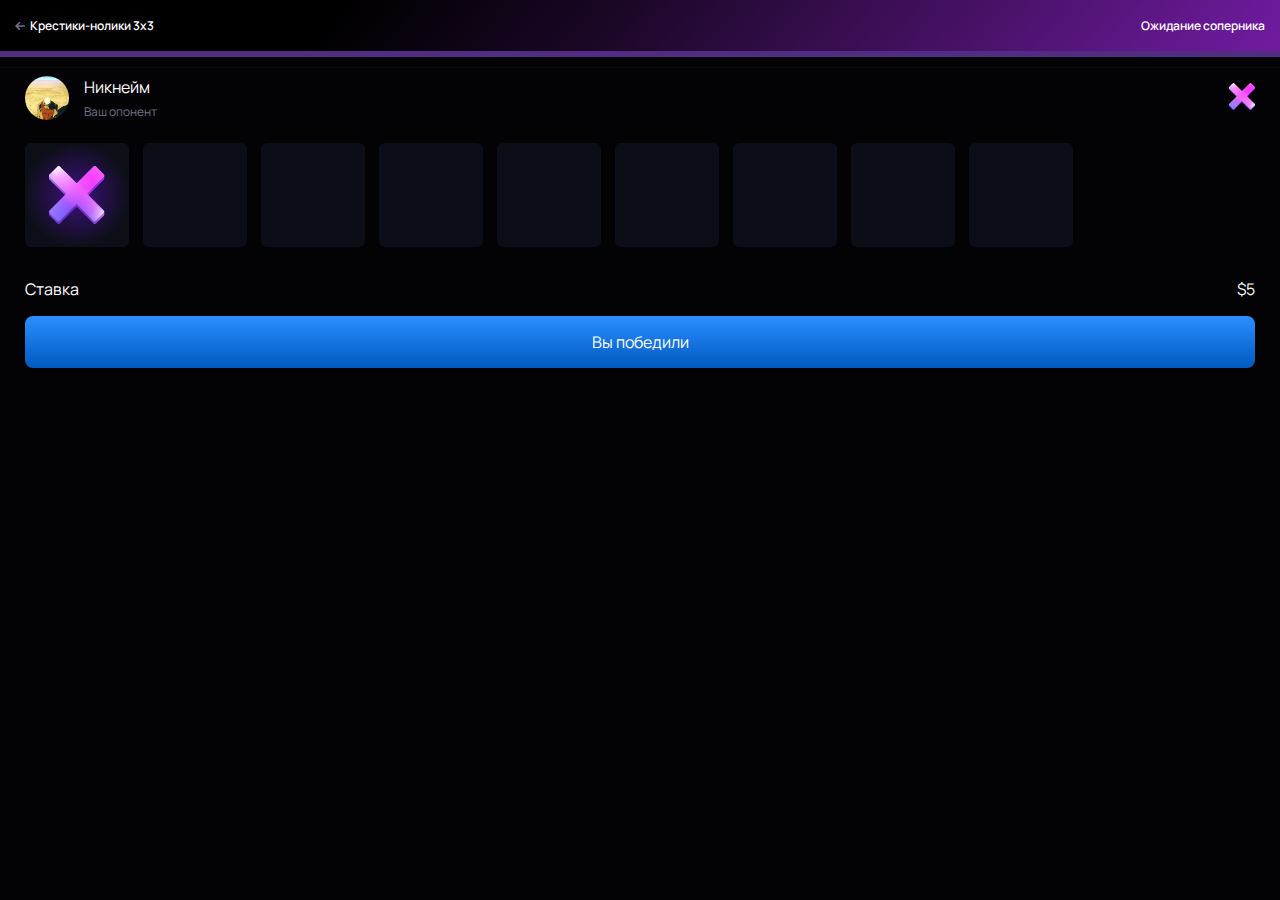
<file: tiktaktok_game.html>
<!DOCTYPE html>
<html lang="en">
<head>
    <meta charset="UTF-8">
    <meta name="viewport" content="width=device-width, initial-scale=1.0">
    <link rel="stylesheet" href="assets/tiktatok_game.css">
    <script src="https://cdnjs.cloudflare.com/ajax/libs/jquery/3.3.1/jquery.min.js"></script>
    <link href="https://fonts.googleapis.com/css2?family=Manrope:wght@200..800&family=Montserrat:ital,wght@0,100..900;1,100..900&display=swap" rel="stylesheet">
    <title>Document</title>
</head>
<body>
    <div class="create_game_menu">
        <div class="create_game_settings">
            <div class="cls" onclick="hide()">
            </div>
            <div class="content_settings">
                <p>Создание игры</p>
            </div>
            <div class="settings_player">
                <p class="title_settings">Выберите поле для игры</p>
            </div>
            <div class="position_radio">
                <div class="radio_type">
                    <input type="radio" id="huey1" name="drone" value="huey1" checked />
                    <label class="custom-radio" for="huey1">3x3</label>
                    
                    <input type="radio" id="huey2" name="drone" value="huey2" />
                    <label class="custom-radio" for="huey2">5x5</label>
                    
                    <input type="radio" id="huey3" name="drone" value="huey3" />
                    <label class="custom-radio" for="huey3">8x8</label>
                </div>
            </div>
            <div class="settings_player">
                <p class="title_settings">Сумма ставки</p>
            </div>
            <div class="input_sum">
                <input type="number" placeholder="Введите ставку">
            </div>
            <div class="footer_game">
                <a href="/" class="no_hook">
                    <div class="create_game_auction">
                        Создать
                    </div>
                </a>
            </div>
        </div>
    </div>
    <!-- <header>
        <div class="header_position"> -->
            <div class="status_bar">
                <a href="tiktaktok.html" class="no_hook">
                    <div class="back_button">
                        <svg width="10" height="8" viewBox="0 0 10 8" fill="none" xmlns="http://www.w3.org/2000/svg">
                            <path d="M-1.74847e-07 3.99998L3.79169 7.76571C3.86648 7.83999 3.95527 7.89891 4.05298 7.93911C4.1507 7.97931 4.25544 8 4.36121 8C4.46697 8 4.57171 7.97931 4.66943 7.93911C4.76714 7.89891 4.85593 7.83999 4.93072 7.76571C5.00551 7.69143 5.06484 7.60325 5.10532 7.5062C5.14579 7.40915 5.16663 7.30514 5.16663 7.20009C5.16663 7.09505 5.14579 6.99103 5.10532 6.89398C5.06484 6.79693 5.00551 6.70875 4.93072 6.63447L3.08361 4.8L9.19446 4.8C9.4081 4.8 9.61299 4.71571 9.76406 4.56568C9.91513 4.41565 10 4.21216 10 3.99997C10 3.78779 9.91513 3.5843 9.76406 3.43427C9.61299 3.28423 9.4081 3.19995 9.19446 3.19995L3.08361 3.19995L4.93072 1.36548C5.00579 1.29135 5.06536 1.20322 5.10601 1.10615C5.14665 1.00908 5.16758 0.904989 5.16758 0.799858C5.16758 0.694728 5.14665 0.590635 5.10601 0.493565C5.06536 0.396495 5.00579 0.308362 4.93072 0.234237C4.77966 0.084255 4.57481 2.76866e-07 4.3612 2.86203e-07C4.1476 2.9554e-07 3.94275 0.084255 3.79169 0.234237L-1.74847e-07 3.99998Z" fill="#707385"/>
                        </svg>            
                        <p>Крестики-нолики 3х3</p>
                    </div>
                </a>
                <!-- <a href="/" class="no_hook" onclick="show()"> -->
                <div class="create_game">
                    <p>Ожидание соперника</p>
                </div>
                <!-- </a> -->
            </div>
        <!-- </div> -->
    <!-- </header> -->
    <div class="wait-line-position">
        <div class="wait-line"></div>
    </div>
    <div class="position_class">
        <div class="background_games">
            <div class="opponent">
                <div class="state_auction">
                    <img src="assets/img/img.jpg" alt="">
                    <div class="user-state">
                        <p class="state_auction_content">Никнейм</p>
                        <p class="rate">Ваш опонент</p>
                    </div>
                </div>
                <div class="type-gamer">
                    <img src="assets/img/cross.png" alt=""> 
                </div>
            </div>
            <div class="auction_list">
                <div class="tiktok-game">
                    <input type="radio" id="field1" name="drone" value="huey1" checked />
                    <label class="custom-radio" for="field1">
                        <img src="assets/img/crossbig.png" alt="Huey 1 Image">
                    </label>
                        
                    <input type="radio" id="field2" name="drone" value="huey2" />
                    <label class="custom-radio" for="field2">
                        <img src="assets/img/crossbig.png" alt="Huey 1 Image">
                    </label>
                        
                    <input type="radio" id="field3" name="drone" value="huey3" />
                    <label class="custom-radio" for="field3">
                        <img src="assets/img/crossbig.png" alt="Huey 1 Image">
                    </label>
            
                    <input type="radio" id="field4" name="drone" value="huey4" />
                    <label class="custom-radio" for="field4">
                        <img src="assets/img/crossbig.png" alt="Huey 1 Image">
                    </label>
                        
                    <input type="radio" id="field5" name="drone" value="huey5" />
                    <label class="custom-radio" for="field5">
                        <img src="assets/img/crossbig.png" alt="Huey 1 Image">
                    </label>
                        
                    <input type="radio" id="field6" name="drone" value="huey6" />
                    <label class="custom-radio" for="field6">
                        <img src="assets/img/crossbig.png" alt="Huey 1 Image">
                    </label>

                    <input type="radio" id="field7" name="drone" value="huey4" />
                    <label class="custom-radio" for="field7">
                        <img src="assets/img/crossbig.png" alt="Huey 1 Image">
                    </label>
                        
                    <input type="radio" id="field8" name="drone" value="huey5" />
                    <label class="custom-radio" for="field8">
                        <img src="assets/img/crossbig.png" alt="Huey 1 Image">
                    </label>
                        
                    <input type="radio" id="field9" name="drone" value="huey6" />
                    <label class="custom-radio" for="field9">
                        <img src="assets/img/crossbig.png" alt="Huey 1 Image">
                    </label>
                </div>
            </div>
            
            
            <div class="status_game">
                <div class="status_game_title">
                    <p>Ставка</p>
                    <span>$5</span>
                </div>
                <div class="status_game_button">
                    Вы победили
                </div>
            </div>
        </div>
    </div>
    <!-- <footer>
    </footer> -->
    <!-- <div class="bottom_bar_position">
        <div class="bottom_bar">
            <div class="center_items">
                <div class="menu_items">
                    <div class="games keyboard">
                        <svg width="22" height="16" viewBox="0 0 22 16" fill="none" xmlns="http://www.w3.org/2000/svg">
                            <g filter="url(#filter0_i_0_115)">
                            <path d="M8 0.5C3.85775 0.5 0.5 3.85775 0.5 8C0.5 12.1423 3.85775 15.5 8 15.5H14C18.1423 15.5 21.5 12.1423 21.5 8C21.5 3.85775 18.1423 0.5 14 0.5H8ZM15.5 10.25C15.5 10.6478 15.342 11.0294 15.0607 11.3107C14.7794 11.592 14.3978 11.75 14 11.75C13.6022 11.75 13.2206 11.592 12.9393 11.3107C12.658 11.0294 12.5 10.6478 12.5 10.25C12.5 9.85218 12.658 9.47064 12.9393 9.18934C13.2206 8.90804 13.6022 8.75 14 8.75C14.3978 8.75 14.7794 8.90804 15.0607 9.18934C15.342 9.47064 15.5 9.85218 15.5 10.25ZM15.5 7.25C15.1022 7.25 14.7206 7.09196 14.4393 6.81066C14.158 6.52936 14 6.14782 14 5.75C14 5.35218 14.158 4.97064 14.4393 4.68934C14.7206 4.40804 15.1022 4.25 15.5 4.25C15.8978 4.25 16.2794 4.40804 16.5607 4.68934C16.842 4.97064 17 5.35218 17 5.75C17 6.14782 16.842 6.52936 16.5607 6.81066C16.2794 7.09196 15.8978 7.25 15.5 7.25ZM6.5 5C6.69891 5 6.88968 5.07902 7.03033 5.21967C7.17098 5.36032 7.25 5.55109 7.25 5.75V7.25H8.75C8.94891 7.25 9.13968 7.32902 9.28033 7.46967C9.42098 7.61032 9.5 7.80109 9.5 8C9.5 8.19891 9.42098 8.38968 9.28033 8.53033C9.13968 8.67098 8.94891 8.75 8.75 8.75H7.25V10.25C7.25 10.4489 7.17098 10.6397 7.03033 10.7803C6.88968 10.921 6.69891 11 6.5 11C6.30109 11 6.11032 10.921 5.96967 10.7803C5.82902 10.6397 5.75 10.4489 5.75 10.25V8.75H4.25C4.05109 8.75 3.86032 8.67098 3.71967 8.53033C3.57902 8.38968 3.5 8.19891 3.5 8C3.5 7.80109 3.57902 7.61032 3.71967 7.46967C3.86032 7.32902 4.05109 7.25 4.25 7.25H5.75V5.75C5.75 5.55109 5.82902 5.36032 5.96967 5.21967C6.11032 5.07902 6.30109 5 6.5 5Z" fill="url(#paint0_linear_0_115)"/>
                            </g>
                            <defs>
                            <filter id="filter0_i_0_115" x="0.5" y="-0.5" width="21" height="16" filterUnits="userSpaceOnUse" color-interpolation-filters="sRGB">
                            <feFlood flood-opacity="0" result="BackgroundImageFix"/>
                            <feBlend mode="normal" in="SourceGraphic" in2="BackgroundImageFix" result="shape"/>
                            <feColorMatrix in="SourceAlpha" type="matrix" values="0 0 0 0 0 0 0 0 0 0 0 0 0 0 0 0 0 0 127 0" result="hardAlpha"/>
                            <feOffset dy="-1"/>
                            <feGaussianBlur stdDeviation="0.85"/>
                            <feComposite in2="hardAlpha" operator="arithmetic" k2="-1" k3="1"/>
                            <feColorMatrix type="matrix" values="0 0 0 0 1 0 0 0 0 1 0 0 0 0 1 0 0 0 0.69 0"/>
                            <feBlend mode="overlay" in2="shape" result="effect1_innerShadow_0_115"/>
                            </filter>
                            <linearGradient id="paint0_linear_0_115" x1="10.5197" y1="6.02435" x2="11" y2="22" gradientUnits="userSpaceOnUse">
                            <stop stop-color="white"/>
                            <stop offset="1" stop-color="#1271FF"/>
                            </linearGradient>
                            </defs>
                        </svg>
                    </div>
                    <a href="profile.html">
                        <div class="profile keyboard">
                            <svg width="20" height="21" viewBox="0 0 20 21" fill="none" xmlns="http://www.w3.org/2000/svg">
                                <path d="M19.1555 19.9811C19.816 19.8325 20.2108 19.086 19.8818 18.4479C19.1567 17.044 18.0153 15.8092 16.5555 14.8689C14.6747 13.6574 12.369 13 10 13C7.63096 13 5.32533 13.6561 3.44446 14.8689C1.98475 15.8092 0.843301 17.044 0.118231 18.4479C-0.210802 19.086 0.184038 19.8325 0.844498 19.9811C6.88289 21.3396 13.1159 21.3396 19.1543 19.9811" fill="#3D404F"/>
                                <path d="M10 12C13.3137 12 16 9.31371 16 6C16 2.68629 13.3137 0 10 0C6.68629 0 4 2.68629 4 6C4 9.31371 6.68629 12 10 12Z" fill="#3D404F"/>
                            </svg>                       
                        </div>
                    </a>
                    <div class="settings keyboard">
                        <svg width="19" height="20" viewBox="0 0 19 20" fill="none" xmlns="http://www.w3.org/2000/svg">
                            <path fill-rule="evenodd" clip-rule="evenodd" d="M11.2791 0.152C10.9091 -4.47035e-08 10.4391 0 9.50007 0C8.56107 0 8.09207 -4.47035e-08 7.72107 0.152C7.47696 0.251745 7.25498 0.398782 7.06792 0.584647C6.88085 0.770512 6.73239 0.991536 6.63107 1.235C6.53707 1.458 6.50107 1.719 6.48607 2.098C6.47893 2.3725 6.40214 2.64068 6.2629 2.87736C6.12366 3.11403 5.92654 3.31142 5.69007 3.451C5.44882 3.5851 5.17762 3.65615 4.9016 3.65754C4.62558 3.65894 4.35367 3.59065 4.11107 3.459C3.77307 3.281 3.52807 3.183 3.28607 3.151C2.75665 3.08192 2.22134 3.2242 1.79607 3.547C1.47807 3.789 1.24307 4.193 0.774071 5C0.304071 5.807 0.0700714 6.21 0.0170714 6.605C-0.0529286 7.131 0.0910715 7.663 0.417071 8.084C0.565071 8.276 0.774072 8.437 1.09707 8.639C1.57407 8.936 1.88007 9.442 1.88007 10C1.88007 10.558 1.57407 11.064 1.09807 11.36C0.774071 11.563 0.565071 11.724 0.416071 11.916C0.255638 12.1242 0.137821 12.362 0.0693571 12.6158C0.000893369 12.8696 -0.0168739 13.1343 0.0170714 13.395C0.0700714 13.789 0.304071 14.193 0.774071 15C1.24407 15.807 1.47807 16.21 1.79607 16.453C2.22007 16.776 2.75607 16.918 3.28607 16.849C3.52807 16.817 3.77307 16.719 4.11107 16.541C4.3538 16.4092 4.62589 16.3408 4.9021 16.3422C5.17831 16.3436 5.44969 16.4147 5.69107 16.549C6.17707 16.829 6.46507 17.344 6.48607 17.902C6.50107 18.282 6.53707 18.542 6.63107 18.765C6.83507 19.255 7.22707 19.645 7.72107 19.848C8.09107 20 8.56107 20 9.50007 20C10.4391 20 10.9091 20 11.2791 19.848C11.5232 19.7483 11.7452 19.6012 11.9322 19.4154C12.1193 19.2295 12.2678 19.0085 12.3691 18.765C12.4631 18.542 12.4991 18.282 12.5141 17.902C12.5341 17.344 12.8231 16.828 13.3101 16.549C13.5513 16.4149 13.8225 16.3439 14.0985 16.3425C14.3746 16.3411 14.6465 16.4093 14.8891 16.541C15.2271 16.719 15.4721 16.817 15.7141 16.849C16.2441 16.919 16.7801 16.776 17.2041 16.453C17.5221 16.211 17.7571 15.807 18.2261 15C18.6961 14.193 18.9301 13.79 18.9831 13.395C19.0169 13.1343 18.9989 12.8695 18.9303 12.6157C18.8617 12.3619 18.7437 12.1241 18.5831 11.916C18.4351 11.724 18.2261 11.563 17.9031 11.361C17.4261 11.064 17.1201 10.558 17.1201 10C17.1201 9.442 17.4261 8.936 17.9021 8.64C18.2261 8.437 18.4351 8.276 18.5841 8.084C18.7445 7.87579 18.8623 7.63799 18.9308 7.38422C18.9992 7.13044 19.017 6.86565 18.9831 6.605C18.9301 6.211 18.6961 5.807 18.2261 5C17.7561 4.193 17.5221 3.79 17.2041 3.547C16.7788 3.2242 16.2435 3.08192 15.7141 3.151C15.4721 3.183 15.2271 3.281 14.8891 3.459C14.6463 3.59083 14.3743 3.65922 14.098 3.65782C13.8218 3.65642 13.5504 3.58528 13.3091 3.451C13.0728 3.3113 12.8759 3.11385 12.7368 2.87719C12.5977 2.64052 12.5211 2.37241 12.5141 2.098C12.4991 1.718 12.4631 1.458 12.3691 1.235C12.2678 0.991536 12.1193 0.770512 11.9322 0.584647C11.7452 0.398782 11.5232 0.251745 11.2791 0.152ZM9.50007 13C11.1701 13 12.5231 11.657 12.5231 10C12.5231 8.343 11.1691 7 9.50007 7C7.83107 7 6.47707 8.343 6.47707 10C6.47707 11.657 7.83107 13 9.50007 13Z" fill="#3D404F"/>
                        </svg>                 
                    </div>
                </div>
            </div>
        </div>
    </div> -->
    <script>
        const radios = document.querySelectorAll('input[name="drone"]');

        radios.forEach(radio => {
            radio.addEventListener('change', function() {
        const images = document.querySelectorAll('.custom-radio img');
        images.forEach(img => img.style.display = 'none');

        const img = document.querySelector(`label[for="${this.id}"] img`); 
        if (img) { 
            img.style.display = 'block';
        }
    });
});
    </script>
</body>
</html>
</file>
<file: assets/style.css>
/* @font-face {
    font-family: 'Manrope', sans-serif;
    src: url('fonts/Manrope-SemiBold');
} */


body {
    font-family: 'Manrope';
    margin: 0;
    padding: 0;
    background-color: #030306;
    color: white;
}
/* 
.status_bar svg{
    padding: 15px;
} */

.status_bar {
    padding: 15px;
    justify-content: space-between;
    align-items: center;
    font-size: 14px;
    font-weight: 600;
    display: flex;
}

.status_bar span {
    background: linear-gradient(#2C8EFF, #005AC0) ;
    background-clip: text;
    -webkit-text-fill-color: transparent;
}

.background_games {
    padding: 10px 25px 25px 25px;
    border-top: 1px solid #0A0910;
    /* border-bottom: 1px solid #0A0910; */
    margin-top: -35px;
}

.background_games {
    font-size: 12px;
    color: #707385;
}

.background_list {
    display: flex;
    flex-direction: column;
    gap: 100px;
}

.games_list {
    display: flex;
    flex-direction: column;
    gap: 15px;
}

.jekpot {
    max-height: 76px;
    display: flex;
    justify-content: space-between;
    align-items: center;
    background: linear-gradient(130deg, #0a0a13 26%, #171a2e 48%, #2a3aa2 90%, #22294b 170%, rgb(40 32 24) 58%, rgb(39 32 24) 100%)
    /* background-image: url('../assets/img/jekpot.svg'); */
}

.aukcion {
    max-height: 76px;
    display: flex;
    justify-content: space-between;
    align-items: center;
    background: linear-gradient(130deg, rgb(0 0 0) 26%, rgb(20 16 20) 48%, rgb(74 56 31) 100%, rgb(40 32 24) 58%, rgb(39 32 24) 100%);
}

.crestikinoloko {
    max-height: 76px;
    display: flex;
    justify-content: space-between;
    align-items: center;
    background: linear-gradient(130deg, rgb(0 0 0) 26%, #1b0727 48%, #701BA0 100%, #000000 58%, rgb(39 32 24) 100%)
}

.players {
    max-width: 334px;
    display: flex;
    justify-content: space-between;
    align-items: center;
    background-color: #0A0A13;
    box-shadow: inset 0px 1px 4px rgba(255, 255, 255, 0.033);
}

.players svg{
    padding-right: 12px;
}

.type_game {
    /* background-image: url('../assets/img/Frame\ 187.svg'); */
    background-repeat: no-repeat;
    border-radius: 8px;
    padding: 3px;
}

.type_game p{
    padding-left: 15px;
}

.title_type_game {
    color: white;
    font-size: 16px;
    margin-top: 8px;
    margin-bottom: 0;
}

.about_type_game {
    color: rgba(255, 255, 255, 0.713);
    font-size: 12px;
}

.menu_items {
    /* box-shadow: 0 2px 4px rgba(235, 238, 23, 0.3),
              0 6px 10px rgba(0, 0, 0, 0.1); */
    border-radius: 8px;
    padding: 15px 45px 15px 45px;
    gap: 10px;
    display: flex;
    justify-content: center;
    background-color: #06070D;
    max-width: 42%;
}

.center_items {
    display: flex;
    justify-content: center;
}

.keyboard {
    max-height: 21px;
    border-radius: 8px;
    padding: 12px;
    background-color: #090a10;
}
/* .position_class {
    display: flex;
    flex-direction: column;
    align-items: center;
} */

.games {
    display: flex;
    justify-content: center;
    align-items: center;
    background: linear-gradient(#2C8EFF, #005AC0) ;
    box-shadow:0px -6px 15px #3f99ff5a;
}


.bottom_bar {
    position: fixed;
    bottom: 14.5px;
    color: white;
    z-index: 1000;
}

.bottom_bar_position {
    display: flex;
    justify-content: center;
}

a.no_hook:active,
a.no_hook:hover,
a.no_hook {
    text-decoration: none;
}
</file>
<file: assets/auction.css>
/* @font-face {
    font-family: 'Manrope', sans-serif;
    src: url('fonts/Manrope-SemiBold');
} */


body {
    font-family: 'Manrope';
    margin: 0;
    padding: 0;
    background-color: #030306;
    color: white;
}
/* 
.status_bar svg{
    padding: 15px;
} */

.status_bar {
    padding: 5px 15px 5px 15px;
    justify-content: space-between;
    align-items: center;
    font-size: 12px;
    font-weight: 600;
    display: flex;
    background: rgb(0,0,0);
    background: linear-gradient(130deg, rgb(0 0 0) 26%, rgb(20 16 20) 48%, rgb(74 56 31) 100%, rgb(40 32 24) 58%, rgb(39 32 24) 100%)
    /* background: linear-gradient(143deg, rgba(0,0,0,1) 26%, rgba(44,28,1,1) 48%, rgba(27,21,4,1) 54%, rgba(22,15,2,1) 58%, rgba(99,68,9,1) 100%); */
}

.status_bar span {
    background: linear-gradient(#2C8EFF, #005AC0) ;
    background-clip: text;
    -webkit-text-fill-color: transparent;
}

.background_games {
    padding: 10px 25px 25px 25px;
    border-top: 1px solid #0A0910;
    /* border-bottom: 1px solid #0A0910; */
}

.background_games {
    font-size: 12px;
    color: #707385;
}

.background_list {
    /* display: flex; */
    flex-direction: column;
    justify-content: center;
    align-content: center;
    gap: 100px;
    align-items: center;
}

.games_list {
    display: flex;
    flex-direction: column;
    gap: 15px;
}

.auction_content {
    max-height: 85px;
    /* background: linear-gradient(143deg, rgba(0,0,0,1) 26%, rgba(44,28,1,1) 48%, rgba(27,21,4,1) 54%, rgba(22,15,2,1) 58%, rgba(99,68,9,1) 100%); */
    /* background-image: url(../assets/img/background_offical.svg); */
    background: linear-gradient(130deg, rgb(0 0 0) 26%, rgb(20 16 20) 48%, rgb(74 56 31) 90%, white 170%, rgb(40 32 24) 58%, rgb(39 32 24) 100%)

}

.aukcion {
    background-image: url('../assets/img/aukcion.svg');
}

.crestikinoloko {
    background-image: url('../assets/img/crestiki-noloko.svg');
}

.players {
    max-width: 334px;
    display: flex;
    justify-content: space-between;
    align-items: center;
    background-color: #0A0A13;
    box-shadow: inset 0px 1px 4px rgba(255, 255, 255, 0.033);
}

.players svg{
    padding-right: 12px;
}

.type_game {
    /* background-image: url('../assets/img/Frame\ 187.svg'); */
    background-repeat: no-repeat;
    border-radius: 8px;
    padding: 3px;
}

.type_game p{
    padding-left: 15px;
}

.title_type_game {
    color: white;
    font-size: 16px;
    margin-top: 8px;
    margin-bottom: 0;
}

.about_type_game {
    color: rgba(255, 255, 255, 0.713);
    font-size: 12px;
}

.menu_items {
    /* box-shadow: 0 2px 4px rgba(235, 238, 23, 0.3),
              0 6px 10px rgba(0, 0, 0, 0.1); */
    border-radius: 8px;
    padding: 15px 45px 15px 45px;
    gap: 10px;
    display: flex;
    justify-content: center;
    background-color: #06070D;
    max-width: 42%;
}

.center_items {
    bottom: 0;
    display: flex;
    justify-content: center;
}

.keyboard {
    max-height: 21px;
    border-radius: 8px;
    padding: 12px;
    background-color: #090a10;
}
/* .position_class {
    display: flex;
    flex-direction: column;
    align-items: center;
} */

.games {
    display: flex;
    justify-content: center;
    align-items: center;
    background: linear-gradient(#2C8EFF, #005AC0) ;
    box-shadow:0px -6px 15px #3f99ff5a;
}
/* header {
    position: fixed;
    top: 0;
    z-index: 1000;
}
.header_position {
    position: fixed;
    top: 0;
    z-index: 1000;
} */

.bottom_bar {
    position: fixed;
    bottom: 14.5px;
    color: white;
    z-index: 1000;
}

.bottom_bar_position {
    display: flex;
    justify-content: center;
}
.balance_content {
    display: flex;
    align-items: center;
}
.photo_content {
    display: flex;
    align-items: center;
    padding: 10px;
    /* background-color: #191922; */
}
.photo_content svg {
    background-color: #191922;
    border-radius: 100%;
}
.quantity {
    margin-top: 6px;
    color: rgba(255, 255, 255, 0.757);
    font-size: 14px;
}

.state_auction{
    display: flex;
    justify-content: space-between;
    padding-top: 15px;
}
.state_auction_content {
    font-size: 12px;
    color: white;
    margin-bottom: -7px;
}
.rate {
    color: white;
}
.rate_status {
    display: flex;
    justify-content: space-between;
}
.active_block {
    background-color: #3F98FF;

}
.rate_block {
    border: 1px solid #181424;
    border-radius: 8px;
    width: 80px;
    height: 10px;
}

.button_list {
    padding-top: 10px;
    display: flex;
    justify-content: space-around;
}
a.no_hook:active,
a.no_hook:hover,
a.no_hook {
    color: white;
    text-decoration: none;
}

.button_text {
    margin-top: 5px;
    margin-bottom: 5px;
    padding-right: 8px;
    font-size: 16px;
    color: white;
}

.send {
    display: flex;
    justify-content: center;
    align-items: center;
    text-align: center;
    border-radius: 8px;
    width: 163px;
    background: linear-gradient(#2C8EFF, #005AC0);
    padding: 10px 0 10px 0;
}
.resend {
    display: flex;
    justify-content: center;
    align-items: center;
    text-align: center;
    border-radius: 8px;
    width: 163px;
    background-color: #0A0A13;
    /* background: linear-gradient(#2C8EFF, #005AC0); */
    padding: 10px 0 10px 0;
}

.auction {
    padding-top: 10px;
}
.auction_title {
    display: flex;
    justify-content: space-between;
}
.full_history {
    color: white;
}
.auction_list {
    display: flex;
    flex-direction: column;
}
.elemnt {
    display: flex;
    flex-direction: column;
    padding-top: 10px;
    padding-bottom: 10px;
}
.auction_elemnt {
    display: flex;
    justify-content: space-between;
    align-items: center;
    padding: 5px 20px 0 20px;
}
.auction_background {
    border-radius: 8px;
    background-color: #0A0A13;
}
.low {
    color: #FF4E4E;
}
.auction_information {
    padding: 0 20px 5px 20px;
    font-size: 16px;
    color: white;
}
.auction_information_text {
    border-top: 1px solid #90b0ff11;
    padding-top: 6px;
    padding-bottom: 6px;
    display: flex;
    justify-content: space-between;
}
.auction_information_text span{
    padding-right: 10px;
}
.auction_information_text p {
    margin-top: 0;
    margin-bottom: 0;
}
.people_auction {
    border-top: 1px solid #90b0ff11;
    padding-top: 6px;
    padding-bottom: 6px;
    font-size: 16px;
    color: #707385;
    display: flex;
    justify-content: space-between;
    /* align-items: center; */
}
.people_auction p{
    margin-top: 0;
}
.people_auction span {
    margin-top: 0;
    padding-right: 10px;
}
.people {
    color: white;
}

.username {
    padding-bottom: 5px;
    margin-bottom: 0;
    color: white;
    font-size: 16px;
}
.up {
    color: #3F98FF;
}
.down {
    color: #FF3F3F;
}
.auction_type {
    border-radius: 100%;
    padding: 15px 18px 15px 18px;
    background-color: #90b0ff0b;
}
.auction_type svg {
    transform: rotate(90deg);
}
.hidden {
    display: none;
}
.games_list_owner {
    padding-top: 5px;
}
.games_content {
    display: flex;
    justify-content: space-between;
    padding-bottom: 25px;
}
.games_content_title {
    font-size: 16px;
    color: white;
}
.result_game {
    font-size: 16px;
    color: white;
}
.win {
    color: #3F98FF;
}
.loose {
    color: #FF3F3F;
}
.games_history {
    display: flex;
    flex-direction: column;
}
footer {
    padding-top: 80px;
}
.back_button {
    display: flex;
    align-items: center;
}
.back_button svg {
    padding-right: 5px;
}
.create_game {
    color: #5b4934;
    display: flex;
    align-items: center;
    z-index: 1;
    cursor: pointer;
}
.offical_title {
    font-size: 12px;
    margin-top: 0;
}
.auction_content_about {
    display: flex;
    flex-direction: column;
    padding-top: 10px;
    padding-bottom: 10px;
}
.auction_content {
    display: flex;
    justify-content: space-between;
    align-items: center;
}
.auction_iamge {
    margin-bottom: 20px;
}
.create_game_menu {
    display: none; 
    z-index: 10000;
    width: 100%;
    height: 100%;
    position: fixed;
    background-color: rgba(0, 0, 0, 0.099);
    backdrop-filter: blur(5px);
}
.cls {
    top: 0;
    width: 100%;
    height: 28%;
    position: fixed;
    /* height: 50%; */
    background-color: rgba(255, 255, 255, 0);
}
.number_auction {
    color: #707385;
}

.show {
    display: block;
  }

.hide {
    display: none;
  }

.create_game_settings {
    height: 485px;
    width: 100%;
    background-color: #0A0910;
    position: fixed;
    bottom: 0;
}
.content_settings p{
    padding: 15px;
    margin-top: 0;
    font-size: 24px;
}
.title_settings {
    font-size: 12px;
    color: #707385;
    padding-left: 35px;
}

.radio_type {
    display: flex;
    /* justify-content: center; */
    align-items: center;
    background-color: #030306;
    border: 1px solid #181424;
    padding: 3px;
    border-radius: 8px;
    
}

input[type="radio"] {
    display: none;
}

.custom-radio {
    width: 52px;
    height: 33px;
    border-radius: 4px;
    position: relative;
    display: flex;
    justify-content: center;
    align-items: center;
    cursor: pointer;
    transition: border-color 0.3s;
    color: #707385;
}

.custom-radio::after {
    width: 10px;
    height: 10px;
    background-color: transparent;
    border-radius: 50%;
    position: absolute;
    top: 25%;
    left: 25%;
}

input[type="radio"]:checked + .custom-radio {
    background-color: #0A0910;
    border-color: #0A0910;
    border-radius: 6px;
    color: white;
}

input[type="radio"]:checked + .custom-radio::after {
    background-color: #0A0910;
}
.position_radio {
    display: flex;
    justify-content: center; 
}

input[type="number"]::placeholder {
    color: #707385;
}
input[type="number"] {
    border: 1px solid #181424;
    border-radius: 3px;
    -webkit-border-radius: 3px;
    -moz-border-radius: 3px;
    -khtml-border-radius: 3px;
    background: #0A0910 !important;
    outline: none;
    height: 41px;
    width: 320px;
    color: #ffffff;
    padding-left: 15px;
    font-size: 16px;
    border: 1px solid #181424
}

input[type="number"]:focus {
    color: #ffffff;
  }
.input_sum {
    display: flex;
    align-items: center;
    justify-content: center;
}
input::-webkit-outer-spin-button,
input::-webkit-inner-spin-button {
    -webkit-appearance: none;
}
.footer_game {
    display: flex;
    align-items: center;
    justify-content: center;
    height: 80%;
}
.create_game_auction {
    border-radius: 8px;
    display: flex;
    align-items: center;
    text-align: center;
    justify-content: center;
    width: 320px;
    height: 45px;
    background: rgb(0,90,192);
    background: linear-gradient(0deg, rgba(0,90,192,1) 0%, rgba(44,142,255,1) 100%);
}
</file>
<file: assets/auction_game.css>
/* @font-face {
    font-family: 'Manrope', sans-serif;
    src: url('fonts/Manrope-SemiBold');
} */


body {
    font-family: 'Manrope';
    margin: 0;
    padding: 0;
    background-color: #030306;
    color: white;
}
/* 
.status_bar svg{
    padding: 15px;
} */

.status_bar {
    padding: 5px 15px 5px 15px;
    justify-content: space-between;
    align-items: center;
    font-size: 12px;
    font-weight: 600;
    display: flex;
    background: rgb(0,0,0);
    background: linear-gradient(130deg, rgb(0 0 0) 26%, rgb(20 16 20) 48%, rgb(74 56 31) 100%, rgb(40 32 24) 58%, rgb(39 32 24) 100%)
    /* background: linear-gradient(143deg, rgba(0,0,0,1) 26%, rgba(44,28,1,1) 48%, rgba(27,21,4,1) 54%, rgba(22,15,2,1) 58%, rgba(99,68,9,1) 100%); */
}

.status_bar span {
    /* background: linear-gradient(#2C8EFF, #005AC0) ; */
    background-clip: text;
}

.background_games {
    padding: 10px 25px 25px 25px;
    border-top: 1px solid #0A0910;
    /* border-bottom: 1px solid #0A0910; */
}

.background_games {
    font-size: 12px;
    color: #707385;
}

.background_list {
    /* display: flex; */
    flex-direction: column;
    justify-content: center;
    align-content: center;
    gap: 100px;
    align-items: center;
}

.games_list {
    display: flex;
    flex-direction: column;
    gap: 15px;
}

.auction_content {
    max-height: 85px;
    /* background: linear-gradient(143deg, rgba(0,0,0,1) 26%, rgba(44,28,1,1) 48%, rgba(27,21,4,1) 54%, rgba(22,15,2,1) 58%, rgba(99,68,9,1) 100%); */
    /* background-image: url(../assets/img/background_offical.svg); */
    background: linear-gradient(130deg, rgb(0 0 0) 26%, rgb(20 16 20) 48%, rgb(74 56 31) 90%, white 170%, rgb(40 32 24) 58%, rgb(39 32 24) 100%)

}

.aukcion {
    background-image: url('../assets/img/aukcion.svg');
}

.crestikinoloko {
    background-image: url('../assets/img/crestiki-noloko.svg');
}

.players {
    max-width: 334px;
    display: flex;
    justify-content: space-between;
    align-items: center;
    background-color: #0A0A13;
    box-shadow: inset 0px 1px 4px rgba(255, 255, 255, 0.033);
}

.players svg{
    padding-right: 12px;
}

.type_game {
    /* background-image: url('../assets/img/Frame\ 187.svg'); */
    background-repeat: no-repeat;
    border-radius: 8px;
    padding: 3px;
}

.type_game p{
    padding-left: 15px;
}

.title_type_game {
    color: white;
    font-size: 16px;
    margin-top: 8px;
    margin-bottom: 0;
}

.about_type_game {
    color: rgba(255, 255, 255, 0.713);
    font-size: 12px;
}

.menu_items {
    /* box-shadow: 0 2px 4px rgba(235, 238, 23, 0.3),
              0 6px 10px rgba(0, 0, 0, 0.1); */
    border-radius: 8px;
    padding: 15px 45px 15px 45px;
    gap: 10px;
    display: flex;
    justify-content: center;
    background-color: #06070D;
    max-width: 42%;
}

.center_items {
    bottom: 0;
    display: flex;
    justify-content: center;
}

.keyboard {
    max-height: 21px;
    border-radius: 8px;
    padding: 12px;
    background-color: #090a10;
}
/* .position_class {
    display: flex;
    flex-direction: column;
    align-items: center;
} */

.games {
    display: flex;
    justify-content: center;
    align-items: center;
    background: linear-gradient(#2C8EFF, #005AC0) ;
    box-shadow:0px -6px 15px #3f99ff5a;
}
/* header {
    position: fixed;
    top: 0;
    z-index: 1000;
}
.header_position {
    position: fixed;
    top: 0;
    z-index: 1000;
} */

.bottom_bar {
    position: fixed;
    bottom: 14.5px;
    color: white;
    z-index: 1000;
}

.bottom_bar_position {
    display: flex;
    justify-content: center;
}
.balance_content {
    display: flex;
    align-items: center;
}
.photo_content {
    display: flex;
    align-items: center;
    padding: 10px;
    /* background-color: #191922; */
}
.photo_content svg {
    background-color: #191922;
    border-radius: 100%;
}
.quantity {
    margin-top: 6px;
    color: rgba(255, 255, 255, 0.757);
    font-size: 14px;
}

.state_auction{
    display: flex;
    justify-content: space-between;
    padding-top: 15px;
}
.state_auction_content {
    font-size: 12px;
    color: white;
    margin-bottom: -7px;
}
.rate {
    color: white;
}
.rate_status {
    display: flex;
    justify-content: space-between;
}
.active_block {
    background-color: #3F98FF;

}
.rate_block {
    border: 1px solid #181424;
    border-radius: 8px;
    width: 80px;
    height: 10px;
}

.button_list {
    padding-top: 10px;
    display: flex;
    justify-content: space-around;
}
a.no_hook:active,
a.no_hook:hover,
a.no_hook {
    color: white;
    text-decoration: none;
}

.button_text {
    margin-top: 5px;
    margin-bottom: 5px;
    padding-right: 8px;
    font-size: 16px;
    color: white;
}

.send {
    display: flex;
    justify-content: center;
    align-items: center;
    text-align: center;
    border-radius: 8px;
    width: 163px;
    background: linear-gradient(#2C8EFF, #005AC0);
    padding: 10px 0 10px 0;
}
.resend {
    display: flex;
    justify-content: center;
    align-items: center;
    text-align: center;
    border-radius: 8px;
    width: 163px;
    background-color: #0A0A13;
    /* background: linear-gradient(#2C8EFF, #005AC0); */
    padding: 10px 0 10px 0;
}

.auction {
    padding-top: 10px;
}
.auction_title {
    display: flex;
    justify-content: space-between;
}
.full_history {
    color: white;
}
.auction_list {
    display: flex;
    flex-direction: column;
}
.elemnt {
    display: flex;
    flex-direction: column;
    padding-top: 10px;
    padding-bottom: 10px;
}
.auction_elemnt {
    display: flex;
    justify-content: space-between;
    align-items: center;
    padding: 5px 20px 0 20px;
}
.auction_background {
    border-radius: 8px;
    background-color: #0A0A13;
}
.low {
    color: #FF4E4E;
}
.auction_information {
    padding: 0 20px 5px 20px;
    font-size: 16px;
    color: white;
}
.auction_information_text {
    border-top: 1px solid #90b0ff11;
    padding-top: 6px;
    padding-bottom: 6px;
    display: flex;
    gap: 10px;
    font-size: 12px;
}

.auction_information_text span{
    padding-right: 10px;
}
.auction_information_text p {
    margin-top: 0;
    margin-bottom: 0;
}
.people_auction {
    border-top: 1px solid #90b0ff11;
    padding-top: 6px;
    padding-bottom: 6px;
    font-size: 16px;
    color: #707385;
    display: flex;
    justify-content: space-between;
    /* align-items: center; */
}
.people_auction p{
    margin-top: 0;
}
.people_auction span {
    margin-top: 0;
    padding-right: 10px;
}
.people {
    color: white;
}

.username {
    padding-top: 12px;
    padding-bottom: 12px;
    margin-top: 0;
    margin-bottom: 0;
    color: white;
    font-size: 16px;
}
.up {
    color: #3F98FF;
}
.down {
    color: #FF3F3F;
}
.auction_type {
    border-radius: 100%;
    padding: 15px 18px 15px 18px;
    background-color: #90b0ff0b;
}
.auction_type svg {
    transform: rotate(90deg);
}
.hidden {
    display: none;
}
.games_list_owner {
    padding-top: 5px;
}
.games_content {
    display: flex;
    justify-content: space-between;
    padding-bottom: 25px;
}
.games_content_title {
    font-size: 16px;
    color: white;
}
.result_game {
    font-size: 16px;
    color: white;
}
.win {
    color: #3F98FF;
}
.loose {
    color: #FF3F3F;
}
.games_history {
    display: flex;
    flex-direction: column;
}
footer {
    padding-top: 80px;
}
.back_button {
    display: flex;
    align-items: center;
}
.back_button span{
    color: white;
}
.back_button svg {
    padding-right: 5px;
}
.create_game {
    display: flex;
    align-items: center;
    z-index: 1;
}
.create_game span{
    color: white;
}
.offical_title {
    font-size: 12px;
    margin-top: 0;
}
.auction_content_about {
    display: flex;
    flex-direction: column;
    padding-top: 10px;
    padding-bottom: 10px;
}
.auction_content {
    display: flex;
    justify-content: space-between;
    align-items: center;
}
.auction_iamge {
    margin-bottom: 20px;
}
.create_game_menu {
    display: none; 
    z-index: 10000;
    width: 100%;
    height: 100%;
    position: fixed;
    background-color: rgba(0, 0, 0, 0.099);
    backdrop-filter: blur(5px);
}
.cls {
    top: 0;
    width: 100%;
    height: 28%;
    position: fixed;
    /* height: 50%; */
    background-color: rgba(255, 255, 255, 0);
}

.show {
    display: block;
  }

.hide {
    display: none;
  }

.create_game_settings {
    height: 485px;
    width: 100%;
    background-color: #0A0910;
    position: fixed;
    bottom: 0;
}
.content_settings p{
    padding: 15px;
    margin-top: 0;
    font-size: 24px;
}
.title_settings {
    font-size: 12px;
    color: #707385;
    padding-left: 35px;
}

.radio_type {
    display: flex;
    /* justify-content: center; */
    align-items: center;
    background-color: #030306;
    border: 1px solid #181424;
    padding: 3px;
    border-radius: 8px;
    
}

input[type="radio"] {
    display: none;
}

.custom-radio {
    width: 52px;
    height: 33px;
    border-radius: 4px;
    position: relative;
    display: flex;
    justify-content: center;
    align-items: center;
    cursor: pointer;
    transition: border-color 0.3s;
    color: #707385;
}

.custom-radio::after {
    width: 10px;
    height: 10px;
    background-color: transparent;
    border-radius: 50%;
    position: absolute;
    top: 25%;
    left: 25%;
}

input[type="radio"]:checked + .custom-radio {
    background-color: #0A0910;
    border-color: #0A0910;
    border-radius: 6px;
    color: white;
}

input[type="radio"]:checked + .custom-radio::after {
    background-color: #0A0910;
}
.position_radio {
    display: flex;
    justify-content: center; 
}

input[type="number"]::placeholder {
    color: #707385;
}
input[type="number"] {
    border: 1px solid #181424;
    border-radius: 3px;
    -webkit-border-radius: 3px;
    -moz-border-radius: 3px;
    -khtml-border-radius: 3px;
    background: #0A0910 !important;
    outline: none;
    height: 41px;
    width: 320px;
    color: #ffffff;
    padding-left: 15px;
    font-size: 16px;
    border: 1px solid #181424
}

input[type="number"]:focus {
    color: #ffffff;
  }
.input_sum {
    display: flex;
    align-items: center;
    justify-content: center;
    padding-bottom: 15px;
}
input::-webkit-outer-spin-button,
input::-webkit-inner-spin-button {
    -webkit-appearance: none;
}
.footer_game {
    display: flex;
    align-items: center;
    justify-content: center;
    padding-bottom: 25px;
}
.create_game_auction {
    border-radius: 8px;
    display: flex;
    align-items: center;
    text-align: center;
    justify-content: center;
    width: 320px;
    height: 45px;
    background: rgb(0,90,192);
    background: linear-gradient(0deg, rgba(0,90,192,1) 0%, rgba(44,142,255,1) 100%);
}
.people_to_game {
    background: white;
}
.leader_title {
    margin-bottom: 7px;
    font-size: 24px;
    color: white;
}
.auction_text {
    width: 100%;
}
.leader_info {
    width: 100%;
    display: flex;
    font-size: 16px;
    padding-bottom: 7px;
    border-bottom: 1px solid #90b0ff11;
    padding-bottom: 12px;
    gap: 10px;
}
.sum_leader {
    color: #E6FF76;
}
.username_leader {
    color: white;
}
.all_bank {
    font-size: 16px;
    color: #FFC65B;
}
.all_bank_info {
    display: flex;
    align-items: center;
    gap: 10px;
}
.footer_leader {
    padding-left: 20px;
    padding-bottom: 24px;
    padding-right: 20px;
}
.line {
    border-radius: 4px;
    border-bottom: 2px solid #FFC65B;
}
.user-photo img{
    border-radius: 50%;
    width: 44px;
    height: 44px;
}
.user-card {
    display: flex;
    align-items: center;
    border-bottom: 1px solid #90b0ff11;
    gap: 10px;
}
.user-title {
    margin-bottom: 5px;
    font-size: 16px;
    color: white;
}
.user-range {
    margin-top: 0px;
    font-size: 12px;
    color: #707385;
}
.user-info {
    display: flex;
    flex-direction: column;
    align-items: flex-start;
}
</file>
<file: assets/jakpot.css>
/* @font-face {
    font-family: 'Manrope', sans-serif;
    src: url('fonts/Manrope-SemiBold');
} */


body {
    font-family: 'Manrope';
    margin: 0;
    padding: 0;
    background-color: #030306;
    color: white;
}
/* 
.status_bar svg{
    padding: 15px;
} */

.status_bar {
    padding: 5px 15px 5px 15px;
    justify-content: space-between;
    align-items: center;
    font-size: 12px;
    font-weight: 600;
    display: flex;
    background: rgb(0,0,0);
    background: linear-gradient(130deg, #0a0a13 26%, #171a2e 48%, #2a3aa2 90%, #22294b 170%, rgb(40 32 24) 58%, rgb(39 32 24) 100%)
    /* background: linear-gradient(143deg, rgba(0,0,0,1) 26%, rgba(44,28,1,1) 48%, rgba(27,21,4,1) 54%, rgba(22,15,2,1) 58%, rgba(99,68,9,1) 100%); */
}


.background_games {
    padding: 10px 25px 25px 25px;
    border-top: 1px solid #0A0910;
    /* border-bottom: 1px solid #0A0910; */
}

.background_games {
    font-size: 12px;
    color: #707385;
}
.background_list_history {
    flex-direction: column;
    justify-content: center;
    align-content: center;
    gap: 100px;
    align-items: center;
    padding-bottom: 15px;
}

.background_list {
    /* display: flex; */
    flex-direction: column;
    justify-content: center;
    align-content: center;
    gap: 100px;
    align-items: center;
    padding-bottom: 15px;
}
.text_jekpot p{
    margin-top: 7px;
    margin-bottom: 7px;
}
.games_list {
    display: flex;
    flex-direction: column;
}
.button_jakpot {
    padding-bottom: 10px;
}

.games_list_history {
    border-radius: 8px;
    padding: 3px;
    /* max-height: 90px; */
    /* background: linear-gradient(143deg, rgba(0,0,0,1) 26%, rgba(44,28,1,1) 48%, rgba(27,21,4,1) 54%, rgba(22,15,2,1) 58%, rgba(99,68,9,1) 100%); */
    /* background-image: url(../assets/img/background_offical.svg); */
    background: linear-gradient(130deg, #0a0a13 26%, #171a2e 48%, #30304a 90%, #B0ADFF 170%, rgb(40 32 24) 58%, rgb(39 32 24) 100%)

}


.games_list {
    border-radius: 8px;
    padding: 3px;
    /* max-height: 90px; */
    /* background: linear-gradient(143deg, rgba(0,0,0,1) 26%, rgba(44,28,1,1) 48%, rgba(27,21,4,1) 54%, rgba(22,15,2,1) 58%, rgba(99,68,9,1) 100%); */
    /* background-image: url(../assets/img/background_offical.svg); */
    background: linear-gradient(130deg, #0a0a13 26%, #171a2e 48%, #2a3aa2 90%, #22294b 170%, rgb(40 32 24) 58%, rgb(39 32 24) 100%)

}

.aukcion {
    background-image: url('../assets/img/aukcion.svg');
}

.crestikinoloko {
    background-image: url('../assets/img/crestiki-noloko.svg');
}

.players {
    max-width: 334px;
    display: flex;
    justify-content: space-between;
    align-items: center;
    background-color: #0A0A13;
    box-shadow: inset 0px 1px 4px rgba(255, 255, 255, 0.033);
}

.players svg{
    padding-right: 12px;
}

.type_game {
    /* background-image: url('../assets/img/Frame\ 187.svg'); */
    background-repeat: no-repeat;
    border-radius: 8px;
    padding: 3px;
}

.type_game p{
    padding-left: 15px;
}

.title_type_game {
    color: white;
    font-size: 16px;
    margin-top: 9px;
    margin-bottom: 0;
}

.about_type_game {
    color: rgba(255, 255, 255, 0.713);
    font-size: 12px;
}

.menu_items {
    /* box-shadow: 0 2px 4px rgba(235, 238, 23, 0.3),
              0 6px 10px rgba(0, 0, 0, 0.1); */
    border-radius: 8px;
    padding: 15px 45px 15px 45px;
    gap: 10px;
    backdrop-filter: blur(25px);
    display: flex;
    justify-content: center;
    background-color: #06070D;
    max-width: 42%;
}

.center_items {
    bottom: 0;
    display: flex;
    justify-content: center;
}

.keyboard {
    max-height: 21px;
    border-radius: 8px;
    padding: 12px;
    background-color: #090a10;
}
.position_class {
    padding-top: 15px;
}

.games {
    display: flex;
    justify-content: center;
    align-items: center;
    background: linear-gradient(#2C8EFF, #005AC0) ;
    box-shadow:0px -6px 15px #3f99ff5a;
}
/* header {
    position: fixed;
    top: 0;
    z-index: 1000;
}
.header_position {
    position: fixed;
    top: 0;
    z-index: 1000;
} */

.bottom_bar {
    position: fixed;
    bottom: 14.5px;
    color: white;
    z-index: 1000;
}

.bottom_bar_position {
    display: flex;
    justify-content: center;
}
.balance_content {
    display: flex;
    align-items: center;
}
.photo_content {
    display: flex;
    align-items: center;
    padding: 10px;
    /* background-color: #191922; */
}
.photo_content svg {
    background-color: #191922;
    border-radius: 100%;
}
.quantity {
    margin-top: 6px;
    color: rgba(255, 255, 255, 0.757);
    font-size: 14px;
}
.end {

    margin-top: -8px;
    color: rgba(255, 255, 255, 0.757);
    font-size: 14px;
}

.state_auction{
    display: flex;
    justify-content: space-between;
    padding-top: 15px;
}
.state_auction_content {
    font-size: 12px;
    color: #707385;
    margin-bottom: -7px;
}

.auction_content p{
    padding-left: 15px;
}

.rate {
    color: white;
}
.rate_status {
    display: flex;
    justify-content: space-between;
}
.active_block {
    background-color: #3F98FF;

}
.rate_block {
    border: 1px solid #181424;
    border-radius: 8px;
    width: 80px;
    height: 10px;
}

.button_list {
    padding-top: 10px;
    display: flex;
    justify-content: space-around;
}
a.no_hook:active,
a.no_hook:hover,
a.no_hook {
    color: white;
    text-decoration: none;
}

.button_text {
    margin-top: 5px;
    margin-bottom: 5px;
    padding-right: 8px;
    font-size: 16px;
    color: white;
}

.send {
    display: flex;
    justify-content: center;
    align-items: center;
    text-align: center;
    border-radius: 8px;
    width: 163px;
    background: linear-gradient(#2C8EFF, #005AC0);
    padding: 10px 0 10px 0;
}
.resend {
    display: flex;
    justify-content: center;
    align-items: center;
    text-align: center;
    border-radius: 8px;
    width: 163px;
    background-color: #0A0A13;
    /* background: linear-gradient(#2C8EFF, #005AC0); */
    padding: 10px 0 10px 0;
}

.auction_title {
    display: flex;
    justify-content: space-between;
}
.auction_title p{
    margin-bottom: 5зч;
}
.full_history {
    color: white;
}
.auction_list {
    display: flex;
    flex-direction: column;
}
.elemnt {
    display: flex;
    flex-direction: column;
    padding-top: 10px;
    padding-bottom: 10px;
}
.auction_elemnt {
    display: flex;
    justify-content: space-between;
    align-items: center;
    padding: 5px 20px 0 20px;
}
.auction_background {
    border-radius: 8px;
    background-color: #0A0A13;
}
.low {
    color: #FF4E4E;
}
.auction_information {
    padding: 0 20px 5px 20px;
    font-size: 16px;
    color: white;
}
.auction_information_text {
    border-top: 1px solid #90b0ff11;
    padding-top: 6px;
    padding-bottom: 6px;
    display: flex;
    justify-content: space-between;
}
.auction_information_text span{
    padding-right: 10px;
}
.auction_information_text p {
    margin-top: 0;
    margin-bottom: 0;
}
.people_auction {
    border-top: 1px solid #90b0ff11;
    padding-top: 6px;
    padding-bottom: 6px;
    font-size: 16px;
    color: #707385;
    display: flex;
    justify-content: space-between;
    /* align-items: center; */
}
.people_auction p{
    margin-top: 0;
}
.people_auction span {
    margin-top: 0;
    padding-right: 10px;
}
.people {
    color: white;
}

.username {
    padding-bottom: 5px;
    margin-bottom: 0;
    color: white;
    font-size: 16px;
}
.up {
    color: #3F98FF;
}
.down {
    color: #FF3F3F;
}
.auction_type {
    border-radius: 100%;
    padding: 15px 18px 15px 18px;
    background-color: #90b0ff0b;
}
.auction_type svg {
    transform: rotate(90deg);
}
.hidden {
    display: none;
}
.games_list_owner {
    padding-top: 5px;
}
.games_content {
    display: flex;
    justify-content: space-between;
    padding-bottom: 25px;
}
.games_content_title {
    font-size: 16px;
    color: white;
}
.result_game {
    font-size: 16px;
    color: white;
}
.win {
    color: #3F98FF;
}
.loose {
    color: #FF3F3F;
}
.games_history {
    display: flex;
    flex-direction: column;
}
footer {
    padding-top: 80px;
}
.back_button {
    display: flex;
    align-items: center;
}
.back_button svg {
    padding-right: 5px;
}
.create_game {
    /* color: #5b4934; */
    display: flex;
    align-items: center;
    z-index: 1;
    cursor: pointer;
}
.offical_title {
    font-size: 12px;
    margin-top: 0;
}
.auction_content_about {
    display: flex;
    flex-direction: column;
    padding-top: 10px;
    padding-bottom: 10px;
}
.auction_content {
    max-height: 90px;
    display: flex;
    justify-content: space-between;
    align-items: center;
    background-repeat: no-repeat;
    border-radius: 8px;
    padding: 3px;
}
.auction_iamge {
    margin-bottom: 20px;
}
.create_game_menu {
    display: none; 
    z-index: 10000;
    width: 100%;
    height: 100%;
    position: fixed;
    background-color: rgba(0, 0, 0, 0.099);
    backdrop-filter: blur(5px);
}
.cls {
    top: 0;
    width: 100%;
    height: 28%;
    position: fixed;
    /* height: 50%; */
    background-color: rgba(255, 255, 255, 0);
}
.number_auction {
    color: #707385;
}

.show {
    display: block;
  }

.hide {
    display: none;
  }

.create_game_settings {
    height: 485px;
    width: 100%;
    background-color: #0A0910;
    position: fixed;
    bottom: 0;
}
.content_settings p{
    padding: 15px;
    margin-top: 0;
    font-size: 24px;
}
.title_settings {
    font-size: 12px;
    color: #707385;
    padding-left: 35px;
}

.radio_type {
    display: flex;
    /* justify-content: center; */
    align-items: center;
    background-color: #030306;
    border: 1px solid #181424;
    padding: 3px;
    border-radius: 8px;
    
}

input[type="radio"] {
    display: none;
}

.custom-radio {
    width: 52px;
    height: 33px;
    border-radius: 4px;
    position: relative;
    display: flex;
    justify-content: center;
    align-items: center;
    cursor: pointer;
    transition: border-color 0.3s;
    color: #707385;
}

.custom-radio::after {
    width: 10px;
    height: 10px;
    background-color: transparent;
    border-radius: 50%;
    position: absolute;
    top: 25%;
    left: 25%;
}

input[type="radio"]:checked + .custom-radio {
    background-color: #0A0910;
    border-color: #0A0910;
    border-radius: 6px;
    color: white;
}

input[type="radio"]:checked + .custom-radio::after {
    background-color: #0A0910;
}
.position_radio {
    display: flex;
    justify-content: center; 
}

input[type="number"]::placeholder {
    color: #707385;
}
input[type="number"] {
    border: 1px solid #181424;
    border-radius: 3px;
    -webkit-border-radius: 3px;
    -moz-border-radius: 3px;
    -khtml-border-radius: 3px;
    background: #0A0910 !important;
    outline: none;
    height: 41px;
    width: 320px;
    color: #ffffff;
    padding-left: 15px;
    font-size: 16px;
    border: 1px solid #181424
}

input[type="number"]:focus {
    color: #ffffff;
  }
.input_sum {
    display: flex;
    align-items: center;
    justify-content: center;
}
input::-webkit-outer-spin-button,
input::-webkit-inner-spin-button {
    -webkit-appearance: none;
}
.footer_game {
    display: flex;
    align-items: center;
    justify-content: center;
    height: 80%;
}
.create_game_auction {
    font-size: 16px;
    border-radius: 8px;
    display: flex;
    align-items: center;
    text-align: center;
    justify-content: center;
    width: 320px;
    height: 45px;
    background: rgb(0,90,192);
    background: linear-gradient(0deg, rgba(0,90,192,1) 0%, rgba(44,142,255,1) 100%);
}


.notiifaction {
    z-index: 10000;
    position: fixed;
    backdrop-filter: blur(5px);
    width: 100%;
    height: 100%;
}

.notiifaction-position {
    padding-left: 10%;
    padding-right: 10%;
    margin-top: 50%;
}
.notiifaction-menu {
    color: black;
    border-radius: 8px;
    /* background-color: #0A0910; */
    background-color: whitesmoke;
    display: flex;
    justify-content: center;
    align-items: center;
}
.notiifaction-title {
    font-size: 16px;
    text-align: center;
}
.notiifaction-info {
    font-size: 14px;
    text-align: center;
}
.notiifaction-info span {
    color: #3F98FF;
}
.notiifaction-button {
    color: black;
    cursor: pointer;
    border-radius: 8px;
    padding: 10px 48px 10px 48px;
    background: linear-gradient(0deg, rgba(0,90,192,1) 0%, rgba(44,142,255,1) 100%);
}

.notiifaction-text {
    display: flex;
    flex-direction: column;
    align-items: center;
}
</file>
<file: assets/jekpot_game.css>
/* @font-face {
    font-family: 'Manrope', sans-serif;
    src: url('fonts/Manrope-SemiBold');
} */


body {
    font-family: 'Manrope';
    margin: 0;
    padding: 0;
    background-color: #030306;
    color: white;
}
/* 
.status_bar svg{
    padding: 15px;
} */

.status_bar {
    padding: 5px 15px 5px 15px;
    justify-content: space-between;
    align-items: center;
    font-size: 12px;
    font-weight: 600;
    display: flex;
    background: rgb(0,0,0);
    background: linear-gradient(130deg, #0a0a13 26%, #171a2e 48%, #2a3aa2 90%, #22294b 170%, rgb(40 32 24) 58%, rgb(39 32 24) 100%)
    /* background: linear-gradient(143deg, rgba(0,0,0,1) 26%, rgba(44,28,1,1) 48%, rgba(27,21,4,1) 54%, rgba(22,15,2,1) 58%, rgba(99,68,9,1) 100%); */
}

.status_bar span {
    /* background: linear-gradient(#2C8EFF, #005AC0) ; */
    background-clip: text;
}

.background_games {
    padding: 10px 25px 25px 25px;
    border-top: 1px solid #0A0910;
    /* border-bottom: 1px solid #0A0910; */
}

.background_games {
    font-size: 12px;
    color: #707385;
}

.background_list {
    /* display: flex; */
    flex-direction: column;
    justify-content: center;
    align-content: center;
    gap: 100px;
    align-items: center;
}

.games_list {
    display: flex;
    flex-direction: column;
}

.get_bet {
    padding-top: 15px;
}

.input_text p {
    padding-left: 15px;
}

.games_list {
    border-radius: 8px;
    padding: 3px;
    /* max-height: 90px; */
    /* background: linear-gradient(143deg, rgba(0,0,0,1) 26%, rgba(44,28,1,1) 48%, rgba(27,21,4,1) 54%, rgba(22,15,2,1) 58%, rgba(99,68,9,1) 100%); */
    /* background-image: url(../assets/img/background_offical.svg); */
    background: linear-gradient(130deg, #0a0a13 26%, #171a2e 48%, #2a3aa2 90%, #22294b 170%, rgb(40 32 24) 58%, rgb(39 32 24) 100%);

}
.auction_content {
    max-height: 85px;
}

/* 
.auction_content {
    max-height: 85px;
    /* background: linear-gradient(143deg, rgba(0,0,0,1) 26%, rgba(44,28,1,1) 48%, rgba(27,21,4,1) 54%, rgba(22,15,2,1) 58%, rgba(99,68,9,1) 100%); */
    /* background-image: url(../assets/img/background_offical.svg);
    background: linear-gradient(130deg, #0a0a13 26%, #171a2e 48%, #2a3aa2 90%, #22294b 170%, rgb(40 32 24) 58%, rgb(39 32 24) 100%)

} */

.aukcion {
    background-image: url('../assets/img/aukcion.svg');
}

.crestikinoloko {
    background-image: url('../assets/img/crestiki-noloko.svg');
}

.players {
    max-width: 334px;
    display: flex;
    justify-content: space-between;
    align-items: center;
    background-color: #0A0A13;
    box-shadow: inset 0px 1px 4px rgba(255, 255, 255, 0.033);
}

.players svg{
    padding-right: 12px;
}

.type_game {
    /* background-image: url('../assets/img/Frame\ 187.svg'); */
    background-repeat: no-repeat;
    border-radius: 8px;
    padding: 3px;
}

.type_game p{
    padding-left: 15px;
}

.title_type_game {
    color: white;
    font-size: 16px;
    margin-top: 8px;
    margin-bottom: 0;
}

.about_type_game {
    color: rgba(255, 255, 255, 0.713);
    font-size: 12px;
}

.menu_items {
    /* box-shadow: 0 2px 4px rgba(235, 238, 23, 0.3),
              0 6px 10px rgba(0, 0, 0, 0.1); */
    border-radius: 8px;
    padding: 15px 45px 15px 45px;
    gap: 10px;
    display: flex;
    justify-content: center;
    background-color: #06070D;
    max-width: 42%;
}

.center_items {
    bottom: 0;
    display: flex;
    justify-content: center;
}

.keyboard {
    max-height: 21px;
    border-radius: 8px;
    padding: 12px;
    background-color: #090a10;
}
.position_class {
    padding-top: 25px;
}
/* .position_class {
    display: flex;
    flex-direction: column;
    align-items: center;
} */

.games {
    display: flex;
    justify-content: center;
    align-items: center;
    background: linear-gradient(#2C8EFF, #005AC0) ;
    box-shadow:0px -6px 15px #3f99ff5a;
}
/* header {
    position: fixed;
    top: 0;
    z-index: 1000;
}
.header_position {
    position: fixed;
    top: 0;
    z-index: 1000;
} */

.bottom_bar {
    position: fixed;
    bottom: 14.5px;
    color: white;
    z-index: 1000;
}

.bottom_bar_position {
    display: flex;
    justify-content: center;
}
.balance_content {
    display: flex;
    align-items: center;
}
.photo_content {
    display: flex;
    align-items: center;
    padding: 10px;
    /* background-color: #191922; */
}
.photo_content svg {
    background-color: #191922;
    border-radius: 100%;
}
.quantity {
    margin-top: 6px;
    color: rgba(255, 255, 255, 0.757);
    font-size: 14px;
}

.state_auction{
    display: flex;
    justify-content: space-between;
    padding-top: 15px;
}
.state_auction_content {
    font-size: 12px;
    color: white;
    margin-bottom: -7px;
}
.rate {
    color: white;
}
.rate_status {
    display: flex;
    justify-content: space-between;
}
.active_block {
    background-color: #3F98FF;

}
.rate_block {
    border: 1px solid #181424;
    border-radius: 8px;
    width: 80px;
    height: 10px;
}

.button_list {
    padding-top: 10px;
    display: flex;
    justify-content: space-around;
}
a.no_hook:active,
a.no_hook:hover,
a.no_hook {
    color: white;
    text-decoration: none;
}

.button_text {
    margin-top: 5px;
    margin-bottom: 5px;
    padding-right: 8px;
    font-size: 16px;
    color: white;
}

.send {
    display: flex;
    justify-content: center;
    align-items: center;
    text-align: center;
    border-radius: 8px;
    width: 163px;
    background: linear-gradient(#2C8EFF, #005AC0);
    padding: 10px 0 10px 0;
}
.resend {
    display: flex;
    justify-content: center;
    align-items: center;
    text-align: center;
    border-radius: 8px;
    width: 163px;
    background-color: #0A0A13;
    /* background: linear-gradient(#2C8EFF, #005AC0); */
    padding: 10px 0 10px 0;
}

.auction {
    padding-top: 10px;
}
.auction_title {
    display: flex;
    justify-content: space-between;
}
.full_history {
    color: white;
}
.auction_list {
    padding-left: 20px;
    padding-right: 20px;
    display: flex;
    flex-direction: column;
}
.elemnt {
    display: flex;
    flex-direction: column;
    padding-top: 10px;
    padding-bottom: 10px;
}
.auction_elemnt {
    display: flex;
    justify-content: space-between;
    align-items: center;
    padding: 5px 20px 0 20px;
}
.auction_background {
    border-radius: 8px;
    background-color: #0A0A13;
}
.low {
    color: #FF4E4E;
}
.auction_information {
    padding: 0 20px 5px 20px;
    font-size: 16px;
    color: white;
}
.auction_information_text {
    border-top: 1px solid #90b0ff11;
    padding-top: 6px;
    padding-bottom: 6px;
    display: flex;
    gap: 10px;
    font-size: 12px;
}

.auction_information_text span{
    padding-right: 10px;
}
.auction_information_text p {
    margin-top: 0;
    margin-bottom: 0;
}
.people_auction {
    border-top: 1px solid #90b0ff11;
    padding-top: 6px;
    padding-bottom: 6px;
    font-size: 16px;
    color: #707385;
    display: flex;
    justify-content: space-between;
    /* align-items: center; */
}
.people_auction p{
    margin-top: 0;
}
.people_auction span {
    margin-top: 0;
    padding-right: 10px;
}
.people {
    color: white;
}

.username {
    padding-top: 12px;
    padding-bottom: 12px;
    margin-top: 0;
    margin-bottom: 0;
    color: white;
    font-size: 16px;
}
.up {
    color: #3F98FF;
}
.down {
    color: #FF3F3F;
}
.auction_type {
    border-radius: 100%;
    padding: 15px 18px 15px 18px;
    background-color: #90b0ff0b;
}
.auction_type svg {
    transform: rotate(90deg);
}
.hidden {
    display: none;
}
.games_list_owner {
    padding-top: 5px;
}
.games_content {
    display: flex;
    justify-content: space-between;
    padding-bottom: 25px;
}
.games_content_title {
    font-size: 16px;
    color: white;
}
.result_game {
    font-size: 16px;
    color: white;
}
.win {
    color: #3F98FF;
}
.loose {
    color: #FF3F3F;
}
.games_history {
    display: flex;
    flex-direction: column;
}
footer {
    padding-top: 80px;
}
.back_button {
    display: flex;
    align-items: center;
}
.back_button span{
    color: white;
}
.back_button svg {
    padding-right: 5px;
}
.create_game {
    display: flex;
    align-items: center;
    z-index: 1;
}
.create_game span{
    color: white;
}
.offical_title {
    font-size: 12px;
    margin-top: 0;
}
.auction_content_about {
    display: flex;
    flex-direction: column;
    padding-top: 10px;
    padding-bottom: 10px;
}
.auction_content {
    display: flex;
    justify-content: space-between;
    align-items: center;
}
.auction_iamge {
    margin-bottom: 20px;
}
.create_game_menu {
    display: none; 
    z-index: 10000;
    width: 100%;
    height: 100%;
    position: fixed;
    background-color: rgba(0, 0, 0, 0.099);
    backdrop-filter: blur(5px);
}
.cls {
    top: 0;
    width: 100%;
    height: 28%;
    position: fixed;
    /* height: 50%; */
    background-color: rgba(255, 255, 255, 0);
}

.show {
    display: block;
  }

.hide {
    display: none;
  }

.create_game_settings {
    height: 485px;
    width: 100%;
    background-color: #0A0910;
    position: fixed;
    bottom: 0;
}
.content_settings p{
    padding: 15px;
    margin-top: 0;
    font-size: 24px;
}
.title_settings {
    font-size: 12px;
    color: #707385;
    padding-left: 35px;
}

.radio_type {
    display: flex;
    /* justify-content: center; */
    align-items: center;
    background-color: #030306;
    border: 1px solid #181424;
    padding: 3px;
    border-radius: 8px;
    
}

input[type="radio"] {
    display: none;
}

.custom-radio {
    width: 52px;
    height: 33px;
    border-radius: 4px;
    position: relative;
    display: flex;
    justify-content: center;
    align-items: center;
    cursor: pointer;
    transition: border-color 0.3s;
    color: #707385;
}

.custom-radio::after {
    width: 10px;
    height: 10px;
    background-color: transparent;
    border-radius: 50%;
    position: absolute;
    top: 25%;
    left: 25%;
}

input[type="radio"]:checked + .custom-radio {
    background-color: #0A0910;
    border-color: #0A0910;
    border-radius: 6px;
    color: white;
}

input[type="radio"]:checked + .custom-radio::after {
    background-color: #0A0910;
}
.position_radio {
    display: flex;
    justify-content: center; 
}

input[type="number"]::placeholder {
    color: #707385;
}
input[type="number"] {
    border: 1px solid #181424;
    border-radius: 3px;
    -webkit-border-radius: 3px;
    -moz-border-radius: 3px;
    -khtml-border-radius: 3px;
    background: #0A0910 !important;
    outline: none;
    height: 41px;
    width: 320px;
    color: #ffffff;
    padding-left: 15px;
    font-size: 16px;
    border: 1px solid #181424
}

input[type="number"]:focus {
    color: #ffffff;
  }
.input_sum {
    display: flex;
    align-items: center;
    justify-content: center;
    padding-bottom: 15px;
}
input::-webkit-outer-spin-button,
input::-webkit-inner-spin-button {
    -webkit-appearance: none;
}
.footer_game {
    display: flex;
    align-items: center;
    justify-content: center;
    padding-bottom: 25px;
}
.create_game_auction {
    border-radius: 8px;
    display: flex;
    align-items: center;
    text-align: center;
    justify-content: center;
    width: 339px;
    height: 45px;
    background: rgb(0,90,192);
    background: linear-gradient(0deg, rgba(0,90,192,1) 0%, rgba(44,142,255,1) 100%);
}
.people_to_game {
    background: white;
}
.leader_title {
    margin-bottom: 7px;
    font-size: 24px;
    color: white;
}
.auction_text {
    width: 100%;
}
.leader_info {
    width: 100%;
    display: flex;
    font-size: 16px;
    padding-bottom: 7px;
    border-bottom: 1px solid #90b0ff11;
    padding-bottom: 12px;
    gap: 10px;
}
.sum_leader {
    color: #E6FF76;
}
.username_leader {
    color: white;
}
.all_bank {
    font-size: 16px;
    color: #FFC65B;
}
.all_bank_info {
    display: flex;
    align-items: center;
    gap: 10px;
}
.footer_leader {
    padding-left: 20px;
    padding-bottom: 24px;
    padding-right: 20px;
}
.line {
    border-radius: 4px;
    border-bottom: 2px solid #FFC65B;
}
.user-photo img{
    border-radius: 50%;
    width: 44px;
    height: 44px;
}
.user-card {
    display: flex;
    align-items: center;
    border-bottom: 1px solid #90b0ff11;
    gap: 10px;
}
.user-title {
    margin-bottom: 5px;
    font-size: 16px;
    color: white;
}
.user-range {
    margin-top: 0px;
    font-size: 12px;
    color: #707385;
}
.user-info {
    display: flex;
    flex-direction: column;
    align-items: flex-start;
}
.change_win {
    display: flex;
    padding: 0 15px 15px 15px;
}

.box {
    height: 6px;
    border-radius: 56px;
}
</file>
<file: assets/login.css>
/* @font-face {
    font-family: 'Manrope', sans-serif;
    src: url('fonts/Manrope-SemiBold');
} */


body {
    font-family: 'Manrope';
    margin: 0;
    padding: 0;
    background-color: #030306;
    color: white;
}
/* 
.status_bar svg{
    padding: 15px;
} */

.status_bar {
    padding: 5px 15px 5px 15px;
    justify-content: space-between;
    align-items: center;
    font-size: 12px;
    font-weight: 600;
    display: flex;
    background: rgb(0,0,0);
    background: linear-gradient(130deg, #0a0a13 26%, #171a2e 48%, #2a3aa2 90%, #22294b 170%, rgb(40 32 24) 58%, rgb(39 32 24) 100%)
    /* background: linear-gradient(143deg, rgba(0,0,0,1) 26%, rgba(44,28,1,1) 48%, rgba(27,21,4,1) 54%, rgba(22,15,2,1) 58%, rgba(99,68,9,1) 100%); */
}

.status_bar span {
    /* background: linear-gradient(#2C8EFF, #005AC0) ; */
    background-clip: text;
}

.background_games {
    padding: 10px 25px 25px 25px;
    border-top: 1px solid #0A0910;
    /* border-bottom: 1px solid #0A0910; */
}

.background_games {
    font-size: 12px;
    color: #707385;
}

.background_list {
    /* display: flex; */
    flex-direction: column;
    justify-content: center;
    align-content: center;
    gap: 100px;
    align-items: center;
}


.games_list {
    padding-top: 25px;
    padding-bottom: 25px;
    display: flex;
    flex-direction: column;
    gap: 15px;
}

.auction_content {
    max-height: 85px;
    /* background: linear-gradient(143deg, rgba(0,0,0,1) 26%, rgba(44,28,1,1) 48%, rgba(27,21,4,1) 54%, rgba(22,15,2,1) 58%, rgba(99,68,9,1) 100%); */
    /* background-image: url(../assets/img/background_offical.svg); */
    background: linear-gradient(130deg, #0a0a13 26%, #171a2e 48%, #2a3aa2 90%, #22294b 170%, rgb(40 32 24) 58%, rgb(39 32 24) 100%)

}

.aukcion {
    background-image: url('../assets/img/aukcion.svg');
}

.crestikinoloko {
    background-image: url('../assets/img/crestiki-noloko.svg');
}

.players {
    max-width: 334px;
    display: flex;
    justify-content: space-between;
    align-items: center;
    background-color: #0A0A13;
    box-shadow: inset 0px 1px 4px rgba(255, 255, 255, 0.033);
}

.players svg{
    padding-right: 12px;
}

.type_game {
    /* background-image: url('../assets/img/Frame\ 187.svg'); */
    background-repeat: no-repeat;
    border-radius: 8px;
    padding: 3px;
}

.type_game p{
    padding-left: 15px;
}

.title_type_game {
    color: white;
    font-size: 16px;
    margin-top: 8px;
    margin-bottom: 0;
}

.about_type_game {
    color: rgba(255, 255, 255, 0.713);
    font-size: 12px;
}

.menu_items {
    /* box-shadow: 0 2px 4px rgba(235, 238, 23, 0.3),
              0 6px 10px rgba(0, 0, 0, 0.1); */
    border-radius: 8px;
    padding: 15px 45px 15px 45px;
    gap: 10px;
    display: flex;
    justify-content: center;
    background-color: #06070D;
    max-width: 42%;
}

.center_items {
    bottom: 0;
    display: flex;
    justify-content: center;
}

.keyboard {
    max-height: 21px;
    border-radius: 8px;
    padding: 12px;
    background-color: #090a10;
}
/* .position_class {
    display: flex;
    flex-direction: column;
    align-items: center;
} */

header {
    padding-bottom: 25px;
}

.games {
    display: flex;
    justify-content: center;
    align-items: center;
    background: linear-gradient(#2C8EFF, #005AC0) ;
    box-shadow:0px -6px 15px #3f99ff5a;
}
/* header {
    position: fixed;
    top: 0;
    z-index: 1000;
}
.header_position {
    position: fixed;
    top: 0;
    z-index: 1000;
} */

.bottom_bar {
    position: fixed;
    bottom: 14.5px;
    color: white;
    z-index: 1000;
}

.bottom_bar_position {
    display: flex;
    justify-content: center;
}
.balance_content {
    display: flex;
    align-items: center;
}
.photo_content {
    display: flex;
    align-items: center;
    padding: 10px;
    /* background-color: #191922; */
}
.photo_content svg {
    background-color: #191922;
    border-radius: 100%;
}
.quantity {
    margin-top: 6px;
    color: rgba(255, 255, 255, 0.757);
    font-size: 14px;
}

.state_auction{
    display: flex;
    justify-content: space-between;
    padding-top: 15px;
}
.state_auction_content {
    font-size: 12px;
    color: white;
    margin-bottom: -7px;
}
.rate {
    color: white;
}
.rate_status {
    display: flex;
    justify-content: space-between;
}
.active_block {
    background-color: #3F98FF;

}
.rate_block {
    border: 1px solid #181424;
    border-radius: 8px;
    width: 80px;
    height: 10px;
}

.button_list {
    padding-top: 10px;
    display: flex;
    justify-content: space-around;
}
a.no_hook:active,
a.no_hook:hover,
a.no_hook {
    color: white;
    text-decoration: none;
}

.button_text {
    margin-top: 5px;
    margin-bottom: 5px;
    padding-right: 8px;
    font-size: 16px;
    color: white;
}

.send {
    display: flex;
    justify-content: center;
    align-items: center;
    text-align: center;
    border-radius: 8px;
    width: 163px;
    background: linear-gradient(#2C8EFF, #005AC0);
    padding: 10px 0 10px 0;
}
.resend {
    display: flex;
    justify-content: center;
    align-items: center;
    text-align: center;
    border-radius: 8px;
    width: 163px;
    background-color: #0A0A13;
    /* background: linear-gradient(#2C8EFF, #005AC0); */
    padding: 10px 0 10px 0;
}

.auction {
    padding-top: 10px;
}
.auction_title {
    display: flex;
    justify-content: space-between;
}
.full_history {
    color: white;
}
.auction_list {
    display: flex;
    flex-direction: column;
}
.elemnt {
    display: flex;
    flex-direction: column;
    padding-top: 10px;
    padding-bottom: 10px;
}
.auction_elemnt {
    display: flex;
    justify-content: space-between;
    align-items: center;
    padding: 5px 20px 0 20px;
}
.auction_background {
    border-radius: 8px;
    background-color: #0A0A13;
}
.low {
    color: #FF4E4E;
}
.auction_information {
    padding: 0 20px 5px 20px;
    font-size: 16px;
    color: white;
}
.auction_information_text {
    border-top: 1px solid #90b0ff11;
    padding-top: 6px;
    padding-bottom: 6px;
    display: flex;
    gap: 10px;
    font-size: 12px;
}

.auction_information_text span{
    padding-right: 10px;
}
.auction_information_text p {
    margin-top: 0;
    margin-bottom: 0;
}
.people_auction {
    border-top: 1px solid #90b0ff11;
    padding-top: 6px;
    padding-bottom: 6px;
    font-size: 16px;
    color: #707385;
    display: flex;
    justify-content: space-between;
    /* align-items: center; */
}
.people_auction p{
    margin-top: 0;
}
.people_auction span {
    margin-top: 0;
    padding-right: 10px;
}
.people {
    color: white;
}

.username {
    padding-top: 12px;
    padding-bottom: 12px;
    margin-top: 0;
    margin-bottom: 0;
    color: white;
    font-size: 16px;
}
.up {
    color: #3F98FF;
}
.down {
    color: #FF3F3F;
}
.auction_type {
    border-radius: 100%;
    padding: 15px 18px 15px 18px;
    background-color: #90b0ff0b;
}
.auction_type svg {
    transform: rotate(90deg);
}
.hidden {
    display: none;
}
.games_list_owner {
    padding-top: 5px;
}
.games_content {
    display: flex;
    justify-content: space-between;
    padding-bottom: 25px;
}
.games_content_title {
    font-size: 16px;
    color: white;
}
.result_game {
    font-size: 16px;
    color: white;
}
.win {
    color: #3F98FF;
}
.loose {
    color: #FF3F3F;
}
.games_history {
    display: flex;
    flex-direction: column;
}
footer {
    padding-top: 80px;
}
.back_button {
    display: flex;
    align-items: center;
}
.back_button span{
    color: white;
}
.back_button svg {
    padding-right: 5px;
}
.create_game {
    display: flex;
    align-items: center;
    z-index: 1;
}
.create_game span{
    color: white;
}
.offical_title {
    font-size: 12px;
    margin-top: 0;
}
.auction_content_about {
    display: flex;
    flex-direction: column;
    padding-top: 10px;
    padding-bottom: 10px;
}
.auction_content {
    display: flex;
    justify-content: space-between;
    align-items: center;
}
.auction_iamge {
    margin-bottom: 20px;
}
.create_game_menu {
    display: none; 
    z-index: 10000;
    width: 100%;
    height: 100%;
    position: fixed;
    background-color: rgba(0, 0, 0, 0.099);
    backdrop-filter: blur(5px);
}
.cls {
    top: 0;
    width: 100%;
    height: 28%;
    position: fixed;
    /* height: 50%; */
    background-color: rgba(255, 255, 255, 0);
}

.show {
    display: block;
  }

.hide {
    display: none;
  }

.create_game_settings {
    height: 485px;
    width: 100%;
    background-color: #0A0910;
    position: fixed;
    bottom: 0;
}
.content_settings p{
    padding: 15px;
    margin-top: 0;
    font-size: 24px;
}
.title_settings {
    font-size: 12px;
    color: #707385;
    padding-left: 35px;
}

.radio_type {
    display: flex;
    /* justify-content: center; */
    align-items: center;
    background-color: #030306;
    border: 1px solid #181424;
    padding: 3px;
    border-radius: 8px;
    
}

input[type="radio"] {
    display: none;
}

.custom-radio {
    width: 52px;
    height: 33px;
    border-radius: 4px;
    position: relative;
    display: flex;
    justify-content: center;
    align-items: center;
    cursor: pointer;
    transition: border-color 0.3s;
    color: #707385;
}

.custom-radio::after {
    width: 10px;
    height: 10px;
    background-color: transparent;
    border-radius: 50%;
    position: absolute;
    top: 25%;
    left: 25%;
}

input[type="radio"]:checked + .custom-radio {
    background-color: #0A0910;
    border-color: #0A0910;
    border-radius: 6px;
    color: white;
}

input[type="radio"]:checked + .custom-radio::after {
    background-color: #0A0910;
}
.position_radio {
    display: flex;
    justify-content: center; 
}

input[type="number"]::placeholder {
    color: #707385;
}
input[type="number"] {
    border: 1px solid #181424;
    border-radius: 3px;
    -webkit-border-radius: 3px;
    -moz-border-radius: 3px;
    -khtml-border-radius: 3px;
    background: #0A0910 !important;
    outline: none;
    height: 41px;
    width: 320px;
    color: #ffffff;
    padding-left: 15px;
    font-size: 16px;
    border: 1px solid #181424
}

input[type="number"]:focus {
    color: #ffffff;
  }
.input_sum {
    display: flex;
    align-items: center;
    justify-content: center;
    padding-bottom: 25px;
}
input::-webkit-outer-spin-button,
input::-webkit-inner-spin-button {
    -webkit-appearance: none;
}
.footer_game {
    display: flex;
    align-items: center;
    justify-content: center;
    padding-bottom: 25px;
}
.create_game_auction {
    font-size: 16px;
    border-radius: 8px;
    display: flex;
    align-items: center;
    text-align: center;
    justify-content: center;
    width: 320px;
    height: 45px;
    background: rgb(0,90,192);
    background: linear-gradient(0deg, rgba(0,90,192,1) 0%, rgba(44,142,255,1) 100%);
}
.people_to_game {
    background: white;
}
.leader_title {
    margin-bottom: 7px;
    font-size: 24px;
    color: white;
}
.auction_text {
    width: 100%;
}
.leader_info {
    width: 100%;
    display: flex;
    font-size: 16px;
    padding-bottom: 7px;
    border-bottom: 1px solid #90b0ff11;
    padding-bottom: 12px;
    gap: 10px;
}
.sum_leader {
    color: #E6FF76;
}
.username_leader {
    color: white;
}
.all_bank {
    font-size: 16px;
    color: #FFC65B;
}
.all_bank_info {
    display: flex;
    align-items: center;
    gap: 10px;
}
.footer_leader {
    padding-left: 20px;
    padding-bottom: 24px;
    padding-right: 20px;
}
.line {
    border-radius: 4px;
    border-bottom: 2px solid #FFC65B;
}
.user-photo img{
    border-radius: 50%;
    width: 44px;
    height: 44px;
}
.user-card {
    display: flex;
    align-items: center;
    border-bottom: 1px solid #90b0ff11;
    gap: 10px;
}
.user-title {
    margin-bottom: 5px;
    font-size: 16px;
    color: white;
}
.user-range {
    margin-top: 0px;
    font-size: 12px;
    color: #707385;
}
.user-info {
    display: flex;
    flex-direction: column;
    align-items: flex-start;
}
</file>
<file: assets/profile.css>
/* @font-face {
    font-family: 'Manrope', sans-serif;
    src: url('fonts/Manrope-SemiBold');
} */


body {
    font-family: 'Manrope';
    margin: 0;
    padding: 0;
    background-color: #030306;
    color: white;
}
/* 
.status_bar svg{
    padding: 15px;
} */

.status_bar {
    padding: 15px;
    justify-content: space-between;
    align-items: center;
    font-size: 14px;
    font-weight: 600;
    display: flex;
}

.status_bar span {
    background: linear-gradient(#2C8EFF, #005AC0) ;
    background-clip: text;
    -webkit-text-fill-color: transparent;
}

.background_games {
    padding: 10px 25px 25px 25px;
    border-top: 1px solid #0A0910;
    /* border-bottom: 1px solid #0A0910; */
    margin-top: -35px;
}

.background_games {
    font-size: 12px;
    color: #707385;
}

.background_list {
    padding-top: 5%;
    /* display: flex; */
    flex-direction: column;
    justify-content: center;
    align-content: center;
    gap: 100px;
    align-items: center;
}

.games_list {
    display: flex;
    flex-direction: column;
    gap: 15px;
}

.balance_content {
    background-color: #0A0A13;
}

.aukcion {
    background-image: url('../assets/img/aukcion.svg');
}

.crestikinoloko {
    background-image: url('../assets/img/crestiki-noloko.svg');
}

.players {
    max-width: 334px;
    display: flex;
    justify-content: space-between;
    align-items: center;
    background-color: #0A0A13;
    box-shadow: inset 0px 1px 4px rgba(255, 255, 255, 0.033);
}

.players svg{
    padding-right: 12px;
}

.type_game {
    /* background-image: url('../assets/img/Frame\ 187.svg'); */
    background-repeat: no-repeat;
    border-radius: 8px;
    padding: 3px;
}

.type_game p{
    padding-left: 15px;
}

.title_type_game {
    color: white;
    font-size: 16px;
    margin-top: 8px;
    margin-bottom: 0;
}

.about_type_game {
    color: rgba(255, 255, 255, 0.713);
    font-size: 12px;
}

.menu_items {
    /* box-shadow: 0 2px 4px rgba(235, 238, 23, 0.3),
              0 6px 10px rgba(0, 0, 0, 0.1); */
    border-radius: 8px;
    padding: 15px 45px 15px 45px;
    gap: 10px;
    display: flex;
    justify-content: center;
    background-color: #06070D;
    max-width: 42%;
}

.center_items {
    bottom: 0;
    display: flex;
    justify-content: center;
}

.keyboard {
    max-height: 21px;
    border-radius: 8px;
    padding: 12px;
    background-color: #090a10;
}
/* .position_class {
    display: flex;
    flex-direction: column;
    align-items: center;
} */

.games {
    display: flex;
    justify-content: center;
    align-items: center;
    background: linear-gradient(#2C8EFF, #005AC0) ;
    box-shadow:0px -6px 15px #3f99ff5a;
}

.bottom_bar {
    position: fixed;
    bottom: 14.5px;
    color: white;
    z-index: 1000;
}

.bottom_bar_position {
    display: flex;
    justify-content: center;
}
.balance_content {
    display: flex;
    align-items: center;
}
.photo_content {
    display: flex;
    align-items: center;
    padding: 10px;
    /* background-color: #191922; */
}
.photo_content svg {
    background-color: #191922;
    border-radius: 100%;
}
.date_content {
    margin-top: 6px;
    color: grey;
    font-size: 12px;
}

.state_balance{
    padding-top: 15px;
}
.state_balance_content {
    color: grey;
    margin-bottom: -7px;
}
.title_type_game_content {
    color: white;
    font-size: 16px;
}
.button_list {
    padding-top: 10px;
    display: flex;
    justify-content: space-around;
}
a.no_hook:active,
a.no_hook:hover,
a.no_hook {
    color: white;
    text-decoration: none;
}

.button_text {
    margin-top: 5px;
    margin-bottom: 5px;
    padding-right: 8px;
    font-size: 16px;
    color: white;
}

.send {
    display: flex;
    justify-content: center;
    align-items: center;
    text-align: center;
    border-radius: 8px;
    width: 163px;
    background: linear-gradient(#2C8EFF, #005AC0);
    padding: 10px 0 10px 0;
}
.resend {
    cursor: pointer;
    display: flex;
    justify-content: center;
    align-items: center;
    text-align: center;
    border-radius: 8px;
    width: 163px;
    background-color: #0A0A13;
    /* background: linear-gradient(#2C8EFF, #005AC0); */
    padding: 10px 0 10px 0;
}

.history {
    padding-top: 30px;
}
.history_header {
    display: flex;
    justify-content: space-between;
}
.full_history {
    cursor: pointer;
    color: white;
}
.history_list {
    display: flex;
    flex-direction: column;
}
.elemnt {
    padding-top: 10px;
    padding-bottom: 10px;
}
.history_elemnt {
    display: flex;
    justify-content: space-between;
    align-items: center;
    border-radius: 8px;
    background-color: #0A0A13;
    padding: 5px 10px 5px 20px;
}
/* .history_text {

} */
.sum {
    color: white;
    font-size: 16px;
}
.up {
    color: #3F98FF;
}
.down {
    color: #FF3F3F;
}
.history_type {
    border-radius: 100%;
    padding: 15px 18px 15px 18px;
    background-color: #90b0ff0b;
}
.hidden {
    display: none;
}
.games_list_owner {
    padding-top: 5px;
}
.games_content {
    display: flex;
    justify-content: space-between;
    padding-bottom: 25px;
}
.games_content_title {
    font-size: 16px;
    color: white;
}
.result_game {
    font-size: 16px;
    color: white;
}
.win {
    color: #3F98FF;
}
.loose {
    color: #FF3F3F;
}
.games_history {
    display: flex;
    flex-direction: column;
}
footer {
    padding-top: 80px;
}
.hide {
    display: none;
}
.notiifaction {
    z-index: 10000;
    position: fixed;
    backdrop-filter: blur(5px);
    width: 100%;
    height: 100%;
}

.notiifaction-position {
    padding-left: 10%;
    padding-right: 10%;
    margin-top: 50%;
}
.notiifaction-menu {
    color: white;
    border-radius: 8px;
    background-color: #0A0910;
    /* background-color: whitesmoke; */
    display: flex;
    justify-content: center;
    align-items: center;
}
.notiifaction-title {
    font-size: 16px;
    text-align: center;
}
.notiifaction-info {
    font-size: 14px;
    text-align: center;
}
.notiifaction-info span {
    color: #3F98FF;
}
.notiifaction-button {
    color: white;
    cursor: pointer;
    border-radius: 8px;
    padding: 10px 48px 10px 48px;
    background: linear-gradient(0deg, rgba(0,90,192,1) 0%, rgba(44,142,255,1) 100%);
}

.notiifaction-text {
    display: flex;
    flex-direction: column;
    align-items: center;
}
</file>
<file: assets/settings.css>
/* @font-face {
    font-family: 'Manrope', sans-serif;
    src: url('fonts/Manrope-SemiBold');
} */


body {
    font-family: 'Manrope';
    margin: 0;
    padding: 0;
    background-color: #030306;
    color: white;
}

/* 
.status_bar svg{
    padding: 15px;
} */

.status_bar {
    padding: 15px;
    justify-content: space-between;
    align-items: center;
    font-size: 14px;
    font-weight: 600;
    display: flex;
}

.status_bar span {
    background: linear-gradient(#2C8EFF, #005AC0) ;
    background-clip: text;
    -webkit-text-fill-color: transparent;
}

.background_games {
    padding: 10px 25px 25px 25px;
    border-top: 1px solid #0A0910;
    /* border-bottom: 1px solid #0A0910; */
    margin-top: -35px;
}

.background_games {
    font-size: 12px;
    color: #707385;
}

.background_list {
    padding-top: 5%;
    /* display: flex; */
    flex-direction: column;
    justify-content: center;
    align-content: center;
    gap: 100px;
    align-items: center;
}

.games_list {
    display: flex;
    flex-direction: column;
    gap: 15px;
}

.balance_content {
    background-color: #0A0A13;
}

.aukcion {
    background-image: url('../assets/img/aukcion.svg');
}

.crestikinoloko {
    background-image: url('../assets/img/crestiki-noloko.svg');
}

.players {
    max-width: 334px;
    display: flex;
    justify-content: space-between;
    align-items: center;
    background-color: #0A0A13;
    box-shadow: inset 0px 1px 4px rgba(255, 255, 255, 0.033);
}

.players svg{
    padding-right: 12px;
}

.type_game {
    /* background-image: url('../assets/img/Frame\ 187.svg'); */
    background-repeat: no-repeat;
    border-radius: 8px;
    padding: 3px;
}

.type_game p{
    padding-left: 15px;
}

.title_type_game {
    color: white;
    font-size: 16px;
    margin-top: 8px;
    margin-bottom: 0;
}

.about_type_game {
    color: rgba(255, 255, 255, 0.713);
    font-size: 12px;
}

.menu_items {
    /* box-shadow: 0 2px 4px rgba(235, 238, 23, 0.3),
              0 6px 10px rgba(0, 0, 0, 0.1); */
    border-radius: 8px;
    padding: 15px 45px 15px 45px;
    gap: 10px;
    display: flex;
    justify-content: center;
    background-color: #06070D;
    backdrop-filter: blur(25px);
    max-width: 42%;
}

.center_items {
    bottom: 0;
    display: flex;
    justify-content: center;
}

.keyboard {
    max-height: 21px;
    border-radius: 8px;
    padding: 12px;
    background-color: #090a10;
}
/* .position_class {
    display: flex;
    flex-direction: column;
    align-items: center;
} */

.games {
    display: flex;
    justify-content: center;
    align-items: center;
    background: linear-gradient(#2C8EFF, #005AC0) ;
    box-shadow:0px -6px 15px #3f99ff5a;
}

.bottom_bar {
    position: fixed;
    bottom: 14.5px;
    color: white;
    z-index: 1000;
}

.bottom_bar_position {
    display: flex;
    justify-content: center;
}
.balance_content {
    display: flex;
    align-items: center;
}
.photo_content {
    display: flex;
    align-items: center;
    padding: 10px;
    /* background-color: #191922; */
}
.photo_content svg {
    background-color: #191922;
    border-radius: 100%;
}
.date_content {
    margin-top: 6px;
    color: grey;
    font-size: 12px;
}

.state_balance{
    padding-top: 15px;
}
.state_balance_content {
    color: grey;
    margin-bottom: -7px;
}
.title_type_game_content {
    color: white;
    font-size: 16px;
}
.button_list {
    padding-top: 10px;
    display: flex;
    justify-content: space-around;
}
a.no_hook:active,
a.no_hook:hover,
a.no_hook {
    color: white;
    text-decoration: none;
}

.button_text {
    margin-top: 5px;
    margin-bottom: 5px;
    padding-right: 8px;
    font-size: 16px;
    color: white;
}

.send {
    display: flex;
    justify-content: center;
    align-items: center;
    text-align: center;
    border-radius: 8px;
    width: 163px;
    background: linear-gradient(#2C8EFF, #005AC0);
    padding: 10px 0 10px 0;
}
.resend {
    display: flex;
    justify-content: center;
    align-items: center;
    text-align: center;
    border-radius: 8px;
    width: 163px;
    background-color: #0A0A13;
    /* background: linear-gradient(#2C8EFF, #005AC0); */
    padding: 10px 0 10px 0;
}

.history {
    padding-top: 30px;
}
.history_header {
    display: flex;
    justify-content: space-between;
}
.full_history {
    cursor: pointer;
    color: white;
}
.history_list {
    display: flex;
    flex-direction: column;
}
.elemnt {
    padding-top: 10px;
    padding-bottom: 10px;
}
.history_elemnt {
    display: flex;
    justify-content: space-between;
    align-items: center;
    border-radius: 8px;
    background-color: #0A0A13;
    padding: 5px 10px 5px 20px;
}
/* .history_text {

} */
.sum {
    color: white;
    font-size: 16px;
}
.up {
    color: #3F98FF;
}
.down {
    color: #FF3F3F;
}
.history_type {
    border-radius: 100%;
    padding: 15px 18px 15px 18px;
    background-color: #90b0ff0b;
}
.hidden {
    display: none;
}
.games_list_owner {
    padding-top: 5px;
}
.games_content {
    display: flex;
    justify-content: space-between;
    padding-bottom: 25px;
}
.games_content_title {
    font-size: 16px;
    color: white;
}
.result_game {
    font-size: 16px;
    color: white;
}
.win {
    color: #3F98FF;
}
.loose {
    color: #FF3F3F;
}
.games_history {
    display: flex;
    flex-direction: column;
}
footer {
    padding-top: 80px;
}
.settings-select {
    font-size: 16px;
    color: white;
    padding-top: 20px;
    /* display: flex; */
}
.theme {
    padding: 10px;
    border-radius: 8px;
    display: flex;
    justify-content: space-between;
    cursor: pointer;
}
.theme-background {
    border-radius: 8px;
    background-color: #0A0A13;
    margin-bottom: 15px;
}
.lang-background {
    border-radius: 8px;
    background-color: #0A0A13;
}
.lang {
    padding: 10px;
    border-radius: 8px;
    display: flex;
    justify-content: space-between;
    cursor: pointer;
}
.dop-menu-theme p{
    color: rgba(255, 255, 255, 0.522);
    padding-right: 15px;
    margin-top: 0;
    text-align: right;
}
.dop-menu-theme {
    display: none;
    padding-bottom: 15px;
}
.dop-menu-lang p{
    color: rgba(255, 255, 255, 0.522);
    padding-right: 15px;
    margin-top: 0;
    text-align: right;
}

.dop-menu-lang {
    display: none;
    padding-bottom: 15px;

}
</file>
<file: assets/tiktaktok.css>
/* @font-face {
    font-family: 'Manrope', sans-serif;
    src: url('fonts/Manrope-SemiBold');
} */


body {
    font-family: 'Manrope';
    margin: 0;
    padding: 0;
    background-color: #030306;
    color: white;
}
/* 
.status_bar svg{
    padding: 15px;
} */

.status_bar {
    padding: 5px 15px 5px 15px;
    justify-content: space-between;
    align-items: center;
    font-size: 12px;
    font-weight: 600;
    display: flex;
    background: rgb(0,0,0);
    background: linear-gradient(130deg, rgb(0 0 0) 26%, #1b0727 48%, #701BA0 100%, #000000 58%, rgb(39 32 24) 100%)
    /* background: linear-gradient(143deg, rgba(0,0,0,1) 26%, rgba(44,28,1,1) 48%, rgba(27,21,4,1) 54%, rgba(22,15,2,1) 58%, rgba(99,68,9,1) 100%); */
}

.status_bar span {
    background: linear-gradient(#2C8EFF, #005AC0) ;
    background-clip: text;
    -webkit-text-fill-color: transparent;
}

.background_games {
    padding: 0px 25px 25px 25px;
    border-top: 1px solid #0A0910;
    /* border-bottom: 1px solid #0A0910; */
}

.background_games {
    font-size: 12px;
    color: #707385;
}

.background_list {
    /* display: flex; */
    flex-direction: column;
    justify-content: center;
    align-content: center;
    gap: 100px;
    align-items: center;
}

.games_list {
    display: flex;
    flex-direction: column;
    gap: 15px;
}

.auction_content {
    max-height: 85px;
    /* background: linear-gradient(143deg, rgba(0,0,0,1) 26%, rgba(44,28,1,1) 48%, rgba(27,21,4,1) 54%, rgba(22,15,2,1) 58%, rgba(99,68,9,1) 100%); */
    /* background-image: url(../assets/img/background_offical.svg); */
    background: linear-gradient(130deg, rgb(0 0 0) 26%, rgb(20 16 20) 48%, rgb(74 56 31) 90%, white 170%, rgb(40 32 24) 58%, rgb(39 32 24) 100%)

}

.aukcion {
    background-image: url('../assets/img/aukcion.svg');
}

.crestikinoloko {
    background-image: url('../assets/img/crestiki-noloko.svg');
}

.players {
    max-width: 334px;
    display: flex;
    justify-content: space-between;
    align-items: center;
    background-color: #0A0A13;
    box-shadow: inset 0px 1px 4px rgba(255, 255, 255, 0.033);
}

.players svg{
    padding-right: 12px;
}

.type_game {
    /* background-image: url('../assets/img/Frame\ 187.svg'); */
    background-repeat: no-repeat;
    border-radius: 8px;
    padding: 3px;
}

.type_game p{
    padding-left: 15px;
}

.title_type_game {
    color: white;
    font-size: 16px;
    margin-top: 8px;
    margin-bottom: 0;
}

.about_type_game {
    color: rgba(255, 255, 255, 0.713);
    font-size: 12px;
}

.menu_items {
    /* box-shadow: 0 2px 4px rgba(235, 238, 23, 0.3),
              0 6px 10px rgba(0, 0, 0, 0.1); */
    border-radius: 8px;
    padding: 15px 45px 15px 45px;
    gap: 10px;
    display: flex;
    justify-content: center;
    background-color: #06070D;
    max-width: 42%;
}

.center_items {
    bottom: 0;
    display: flex;
    justify-content: center;
}

.keyboard {
    max-height: 21px;
    border-radius: 8px;
    padding: 12px;
    background-color: #090a10;
}
/* .position_class {
    display: flex;
    flex-direction: column;
    align-items: center;
} */

.games {
    display: flex;
    justify-content: center;
    align-items: center;
    background: linear-gradient(#2C8EFF, #005AC0) ;
    box-shadow:0px -6px 15px #3f99ff5a;
}
/* header {
    position: fixed;
    top: 0;
    z-index: 1000;
}
.header_position {
    position: fixed;
    top: 0;
    z-index: 1000;
} */

.bottom_bar {
    position: fixed;
    bottom: 14.5px;
    color: white;
    z-index: 1000;
}

.bottom_bar_position {
    display: flex;
    justify-content: center;
}
.balance_content {
    display: flex;
    align-items: center;
}
.photo_content {
    display: flex;
    align-items: center;
    padding: 10px;
    /* background-color: #191922; */
}
.photo_content svg {
    background-color: #191922;
    border-radius: 100%;
}
.quantity {
    margin-top: 6px;
    color: rgba(255, 255, 255, 0.757);
    font-size: 14px;
}

.state_auction{
    display: flex;
    justify-content: space-between;
    padding-top: 15px;
}
.state_auction_content {
    font-size: 12px;
    color: white;
    margin-bottom: -7px;
}
.rate {
    color: white;
}
.rate_status {
    display: flex;
    justify-content: space-between;
}
.active_block {
    background-color: #3F98FF;

}
.rate_block {
    border: 1px solid #181424;
    border-radius: 8px;
    width: 80px;
    height: 10px;
}

.button_list {
    padding-top: 10px;
    display: flex;
    justify-content: space-around;
}
a.no_hook:active,
a.no_hook:hover,
a.no_hook {
    color: white;
    text-decoration: none;
}

.button_text {
    margin-top: 5px;
    margin-bottom: 5px;
    padding-right: 8px;
    font-size: 16px;
    color: white;
}

.send {
    display: flex;
    justify-content: center;
    align-items: center;
    text-align: center;
    border-radius: 8px;
    width: 163px;
    background: linear-gradient(#2C8EFF, #005AC0);
    padding: 10px 0 10px 0;
}
.resend {
    display: flex;
    justify-content: center;
    align-items: center;
    text-align: center;
    border-radius: 8px;
    width: 163px;
    background-color: #0A0A13;
    /* background: linear-gradient(#2C8EFF, #005AC0); */
    padding: 10px 0 10px 0;
}

.auction {
    padding-top: 10px;
}
.auction_title {
    display: flex;
    justify-content: space-between;
}
.full_history {
    color: white;
}
.auction_list {
    display: flex;
    flex-direction: column;
}
.elemnt {
    display: flex;
    flex-direction: column;
    padding-top: 10px;
    padding-bottom: 10px;
}
.auction_elemnt {
    display: flex;
    justify-content: space-between;
    align-items: center;
    padding: 5px 20px 0 20px;
}
.auction_background {
    border-radius: 8px;
    background-color: #0A0A13;
}
.low {
    color: #FF4E4E;
}
.auction_information {
    padding: 0 20px 5px 20px;
    font-size: 16px;
    color: white;
}
.auction_information_text {
    border-top: 1px solid #90b0ff11;
    padding-top: 6px;
    padding-bottom: 6px;
    display: flex;
    justify-content: space-between;
}
.auction_information_text span{
    padding-right: 10px;
}
.auction_information_text p {
    margin-top: 0;
    margin-bottom: 0;
}
.people_auction {
    border-top: 1px solid #90b0ff11;
    padding-top: 6px;
    padding-bottom: 6px;
    font-size: 16px;
    color: #707385;
    display: flex;
    justify-content: space-between;
    /* align-items: center; */
}
.people_auction p{
    margin-top: 0;
}
.people_auction span {
    color: #707385;
    margin-top: 0;
    padding-right: 10px;
}
.people {
    color: white;
}

.username {
    padding-bottom: 5px;
    margin-bottom: 0;
    color: white;
    font-size: 16px;
}
.up {
    color: #3F98FF;
}
.down {
    color: #FF3F3F;
}
.auction_type {
    border-radius: 100%;
    padding: 15px 18px 15px 18px;
    background-color: #90b0ff0b;
}
.auction_type svg {
    transform: rotate(90deg);
}
.hidden {
    display: none;
}
.games_list_owner {
    padding-top: 5px;
}
.games_content {
    display: flex;
    justify-content: space-between;
    padding-bottom: 25px;
}
.games_content_title {
    font-size: 16px;
    color: white;
}
.result_game {
    font-size: 16px;
    color: white;
}
.win {
    color: #3F98FF;
}
.loose {
    color: #FF3F3F;
}
.games_history {
    display: flex;
    flex-direction: column;
}
footer {
    padding-top: 80px;
}
.back_button {
    display: flex;
    align-items: center;
}
.back_button svg {
    padding-right: 5px;
}
.create_game {
    display: flex;
    align-items: center;
    z-index: 1;
    cursor: pointer;
}
.offical_title {
    font-size: 12px;
    margin-top: 0;
}
.auction_content_about {
    display: flex;
    flex-direction: column;
    padding-top: 10px;
    padding-bottom: 10px;
}
.auction_content {
    display: flex;
    justify-content: space-between;
    align-items: center;
}
.auction_iamge {
    margin-bottom: 20px;
}
.create_game_menu {
    display: none; 
    z-index: 10000;
    width: 100%;
    height: 100%;
    position: fixed;
    background-color: rgba(0, 0, 0, 0.099);
    backdrop-filter: blur(5px);
}
.cls {
    top: 0;
    width: 100%;
    height: 28%;
    position: fixed;
    /* height: 50%; */
    background-color: rgba(255, 255, 255, 0);
}
.number_auction {
    color: #707385;
}

.show {
    display: block;
  }

.hide {
    display: none;
  }

.create_game_settings {
    height: 485px;
    width: 100%;
    background-color: #0A0910;
    position: fixed;
    bottom: 0;
}
.content_settings p{
    padding: 15px;
    margin-top: 0;
    font-size: 24px;
}
.title_settings {
    font-size: 12px;
    color: #707385;
    padding-left: 35px;
}

.radio_type {
    display: flex;
    /* justify-content: center; */
    align-items: center;
    background-color: #030306;
    border: 1px solid #181424;
    padding: 3px;
    border-radius: 8px;
    
}

input[type="radio"] {
    display: none;
}

.custom-radio {
    width: 52px;
    height: 33px;
    border-radius: 4px;
    position: relative;
    display: flex;
    justify-content: center;
    align-items: center;
    cursor: pointer;
    transition: border-color 0.3s;
    color: #707385;
}

.custom-radio::after {
    width: 10px;
    height: 10px;
    background-color: transparent;
    border-radius: 50%;
    position: absolute;
    top: 25%;
    left: 25%;
}

input[type="radio"]:checked + .custom-radio {
    background-color: #0A0910;
    border-color: #0A0910;
    border-radius: 6px;
    color: white;
}

input[type="radio"]:checked + .custom-radio::after {
    background-color: #0A0910;
}
.position_radio {
    display: flex;
    justify-content: center; 
}

input[type="number"]::placeholder {
    color: #707385;
}
input[type="number"] {
    border: 1px solid #181424;
    border-radius: 3px;
    -webkit-border-radius: 3px;
    -moz-border-radius: 3px;
    -khtml-border-radius: 3px;
    background: #0A0910 !important;
    outline: none;
    height: 41px;
    width: 320px;
    color: #ffffff;
    padding-left: 15px;
    font-size: 16px;
    border: 1px solid #181424
}

input[type="number"]:focus {
    color: #ffffff;
  }
.input_sum {
    display: flex;
    align-items: center;
    justify-content: center;
}
input::-webkit-outer-spin-button,
input::-webkit-inner-spin-button {
    -webkit-appearance: none;
}
.footer_game {
    display: flex;
    align-items: center;
    justify-content: center;
    height: 80%;
}
.create_game_auction {
    border-radius: 8px;
    display: flex;
    align-items: center;
    text-align: center;
    justify-content: center;
    width: 320px;
    height: 45px;
    background: rgb(0,90,192);
    background: linear-gradient(0deg, rgba(0,90,192,1) 0%, rgba(44,142,255,1) 100%);
}
</file>
<file: assets/tiktatok_game.css>
/* @font-face {
    font-family: 'Manrope', sans-serif;
    src: url('fonts/Manrope-SemiBold');
} */


body {
    font-family: 'Manrope';
    margin: 0;
    padding: 0;
    background-color: #030306;
    color: white;
}
/* 
.status_bar svg{
    padding: 15px;
} */

.status_bar {
    padding: 5px 15px 5px 15px;
    justify-content: space-between;
    align-items: center;
    font-size: 12px;
    font-weight: 600;
    display: flex;
    background: rgb(0,0,0);
    background: linear-gradient(130deg, rgb(0 0 0) 26%, #1b0727 48%, #701BA0 100%, #000000 58%, rgb(39 32 24) 100%)
    /* background: linear-gradient(143deg, rgba(0,0,0,1) 26%, rgba(44,28,1,1) 48%, rgba(27,21,4,1) 54%, rgba(22,15,2,1) 58%, rgba(99,68,9,1) 100%); */
}

.status_bar span {
    background: linear-gradient(#2C8EFF, #005AC0) ;
    background-clip: text;
    -webkit-text-fill-color: transparent;
}

.background_games {
    padding: 0px 25px 25px 25px;
    border-top: 1px solid #0A0910;
    /* border-bottom: 1px solid #0A0910; */
}

.background_games {
    font-size: 12px;
    color: #707385;
}

.background_list {
    /* display: flex; */
    flex-direction: column;
    justify-content: center;
    align-content: center;
    gap: 100px;
    align-items: center;
}

.games_list {
    display: flex;
    flex-direction: column;
    gap: 15px;
}

.auction_content {
    max-height: 85px;
    /* background: linear-gradient(143deg, rgba(0,0,0,1) 26%, rgba(44,28,1,1) 48%, rgba(27,21,4,1) 54%, rgba(22,15,2,1) 58%, rgba(99,68,9,1) 100%); */
    /* background-image: url(../assets/img/background_offical.svg); */
    background: linear-gradient(130deg, rgb(0 0 0) 26%, rgb(20 16 20) 48%, rgb(74 56 31) 90%, white 170%, rgb(40 32 24) 58%, rgb(39 32 24) 100%)

}

.aukcion {
    background-image: url('../assets/img/aukcion.svg');
}

.crestikinoloko {
    background-image: url('../assets/img/crestiki-noloko.svg');
}

.players {
    max-width: 334px;
    display: flex;
    justify-content: space-between;
    align-items: center;
    background-color: #0A0A13;
    box-shadow: inset 0px 1px 4px rgba(255, 255, 255, 0.033);
}

.players svg{
    padding-right: 12px;
}

.type_game {
    /* background-image: url('../assets/img/Frame\ 187.svg'); */
    background-repeat: no-repeat;
    border-radius: 8px;
    padding: 3px;
}

.type_game p{
    padding-left: 15px;
}

.title_type_game {
    color: white;
    font-size: 16px;
    margin-top: 8px;
    margin-bottom: 0;
}

.about_type_game {
    color: rgba(255, 255, 255, 0.713);
    font-size: 12px;
}

.menu_items {
    /* box-shadow: 0 2px 4px rgba(235, 238, 23, 0.3),
              0 6px 10px rgba(0, 0, 0, 0.1); */
    border-radius: 8px;
    padding: 15px;
    gap: 10px;
    display: flex;
    justify-content: center;
    /* background-color: #06070D; */
    max-width: 42%;
}

.center_items {
    bottom: 0;
    display: flex;
    justify-content: center;
}

.keyboard {
    max-height: 21px;
    border-radius: 8px;
    padding: 12px;
    background-color: #090a10;
}
/* .position_class {
    display: flex;
    flex-direction: column;
    align-items: center;
} */

.games {
    display: flex;
    justify-content: center;
    align-items: center;
    background: linear-gradient(#2C8EFF, #005AC0) ;
    box-shadow:0px -6px 15px #3f99ff5a;
}
/* header {
    position: fixed;
    top: 0;
    z-index: 1000;
}
.header_position {
    position: fixed;
    top: 0;
    z-index: 1000;
} */

.bottom_bar {
    position: fixed;
    bottom: 14.5px;
    color: white;
    z-index: 1000;
}

.bottom_bar_position {
    display: flex;
    justify-content: center;
}
.balance_content {
    display: flex;
    align-items: center;
}
.photo_content {
    display: flex;
    align-items: center;
    padding: 10px;
    /* background-color: #191922; */
}
.photo_content svg {
    background-color: #191922;
    border-radius: 100%;
}
.quantity {
    margin-top: 6px;
    color: rgba(255, 255, 255, 0.757);
    font-size: 14px;
}

.state_auction{
    display: flex;
    align-items: center;
    gap: 15px;
    /* justify-content: space-between; */
    padding-top: 8px;
    padding-bottom: 8px;
}
.state_auction_content {
    padding-bottom: 5px;
    font-size: 16px;
    color: white;
    margin: 0;
}
.rate {
    font-size: 12px;
    color: #707385;
    margin: 0;
}
.rate_status {
    display: flex;
    justify-content: space-between;
}
.active_block {
    background-color: #3F98FF;

}
.rate_block {
    border: 1px solid #181424;
    border-radius: 8px;
    width: 80px;
    height: 10px;
}

.button_list {
    padding-top: 10px;
    display: flex;
    justify-content: space-around;
}
a.no_hook:active,
a.no_hook:hover,
a.no_hook {
    color: white;
    text-decoration: none;
}

.button_text {
    margin-top: 5px;
    margin-bottom: 5px;
    padding-right: 8px;
    font-size: 16px;
    color: white;
}

.send {
    display: flex;
    justify-content: center;
    align-items: center;
    text-align: center;
    border-radius: 8px;
    width: 163px;
    background: linear-gradient(#2C8EFF, #005AC0);
    padding: 10px 0 10px 0;
}
.resend {
    display: flex;
    justify-content: center;
    align-items: center;
    text-align: center;
    border-radius: 8px;
    width: 163px;
    background-color: #0A0A13;
    /* background: linear-gradient(#2C8EFF, #005AC0); */
    padding: 10px 0 10px 0;
}

.auction {
    padding-top: 10px;
}
.auction_title {
    display: flex;
    justify-content: space-between;
}
.full_history {
    color: white;
}
.auction_list {
    display: flex;
    flex-direction: column;
}
.elemnt {
    display: flex;
    flex-direction: column;
    padding-top: 10px;
    padding-bottom: 10px;
}
.auction_elemnt {
    display: flex;
    justify-content: space-between;
    align-items: center;
    padding: 5px 20px 0 20px;
}
.auction_background {
    border-radius: 8px;
    background-color: #0A0A13;
}
.low {
    color: #FF4E4E;
}
.auction_information {
    padding: 0 20px 5px 20px;
    font-size: 16px;
    color: white;
}
.auction_information_text {
    border-top: 1px solid #90b0ff11;
    padding-top: 6px;
    padding-bottom: 6px;
    display: flex;
    justify-content: space-between;
}
.auction_information_text span{
    padding-right: 10px;
}
.auction_information_text p {
    margin-top: 0;
    margin-bottom: 0;
}
.people_auction {
    border-top: 1px solid #90b0ff11;
    padding-top: 6px;
    padding-bottom: 6px;
    font-size: 16px;
    color: #707385;
    display: flex;
    justify-content: space-between;
    /* align-items: center; */
}
.people_auction p{
    margin-top: 0;
}
.people_auction span {
    color: #707385;
    margin-top: 0;
    padding-right: 10px;
}
.people {
    color: white;
}

.username {
    padding-bottom: 5px;
    margin-bottom: 0;
    color: white;
    font-size: 16px;
}
.up {
    color: #3F98FF;
}
.down {
    color: #FF3F3F;
}
.auction_type {
    border-radius: 100%;
    padding: 15px 18px 15px 18px;
    background-color: #90b0ff0b;
}
.auction_type svg {
    transform: rotate(90deg);
}
.hidden {
    display: none;
}
.games_list_owner {
    padding-top: 5px;
}
.games_content {
    display: flex;
    justify-content: space-between;
    padding-bottom: 25px;
}
.games_content_title {
    font-size: 16px;
    color: white;
}
.result_game {
    font-size: 16px;
    color: white;
}
.win {
    color: #3F98FF;
}
.loose {
    color: #FF3F3F;
}
.games_history {
    display: flex;
    flex-direction: column;
}
footer {
    padding-top: 80px;
}
.back_button {
    display: flex;
    align-items: center;
}
.back_button svg {
    padding-right: 5px;
}
.create_game {
    display: flex;
    align-items: center;
    z-index: 1;
    cursor: pointer;
}
.offical_title {
    font-size: 12px;
    margin-top: 0;
}
.auction_content_about {
    display: flex;
    flex-direction: column;
    padding-top: 10px;
    padding-bottom: 10px;
}
.auction_content {
    display: flex;
    justify-content: space-between;
    align-items: center;
}
.auction_iamge {
    margin-bottom: 20px;
}
.create_game_menu {
    display: none; 
    z-index: 10000;
    width: 100%;
    height: 100%;
    position: fixed;
    background-color: rgba(0, 0, 0, 0.099);
    backdrop-filter: blur(5px);
}
.cls {
    top: 0;
    width: 100%;
    height: 28%;
    position: fixed;
    /* height: 50%; */
    background-color: rgba(255, 255, 255, 0);
}
.number_auction {
    color: #707385;
}

.show {
    display: block;
  }

.hide {
    display: none;
  }

.create_game_settings {
    height: 485px;
    width: 100%;
    background-color: #0A0910;
    position: fixed;
    bottom: 0;
}
.content_settings p{
    padding: 15px;
    margin-top: 0;
    font-size: 24px;
}
.title_settings {
    font-size: 12px;
    color: #707385;
    padding-left: 35px;
}

.radio_type {
    display: flex;
    /* justify-content: center; */
    align-items: center;
    background-color: #030306;
    border: 1px solid #181424;
    padding: 3px;
    border-radius: 8px;
    
}

input[type="radio"] {
    display: none;
}
/* 
.custom-radio {
    width: 52px;
    height: 33px;
    border-radius: 4px;
    position: relative;
    display: flex;
    justify-content: center;
    align-items: center;
    cursor: pointer;
    transition: border-color 0.3s;
    color: #707385;
}

.custom-radio::after {
    width: 10px;
    height: 10px;
    background-color: transparent;
    border-radius: 50%;
    position: absolute;
    top: 25%;
    left: 25%;
}

input[type="radio"]:checked + .custom-radio {
    background-color: #0A0910;
    border-color: #0A0910;
    border-radius: 6px;
    color: white;
}

input[type="radio"]:checked + .custom-radio::after {
    background-color: #0A0910;
}
.position_radio {
    display: flex;
    justify-content: center; 
}

input[type="number"]::placeholder {
    color: #707385;
}
input[type="number"] {
    border: 1px solid #181424;
    border-radius: 3px;
    -webkit-border-radius: 3px;
    -moz-border-radius: 3px;
    -khtml-border-radius: 3px;
    background: #0A0910 !important;
    outline: none;
    height: 41px;
    width: 320px;
    color: #ffffff;
    padding-left: 15px;
    font-size: 16px;
    border: 1px solid #181424
}

input[type="number"]:focus {
    color: #ffffff;
  }
.input_sum {
    display: flex;
    align-items: center;
    justify-content: center;
}
input::-webkit-outer-spin-button,
input::-webkit-inner-spin-button {
    -webkit-appearance: none;
} */


.custom-radio {
    border-radius: 6px;
    display: flex;
    justify-content: center;
    align-items: center;
    width: 104px;
    height: 104px;
    cursor: pointer;
    background-color: #90b0ff12;
}

input[type="radio"]:checked + .custom-radio {
    background: radial-gradient(50% 50%, #3F1082, #90b0ff12);
}

.custom-radio:hover {
    background-color: #6431ff1c;
}
.custom-radio img {
    display: none; 
}
input[type="radio"]:checked + .custom-radio img {
    display: block;
}



.footer_game {
    display: flex;
    align-items: center;
    justify-content: center;
    height: 80%;
}
.create_game_auction {
    border-radius: 8px;
    display: flex;
    align-items: center;
    text-align: center;
    justify-content: center;
    width: 320px;
    height: 45px;
    background: rgb(0,90,192);
    background: linear-gradient(0deg, rgba(0,90,192,1) 0%, rgba(44,142,255,1) 100%);
}
.wait-line {
    height: 6px;
    background-color: #502C82;
}
.state_auction img{
    border-radius: 50%;
    max-width: 44px;
    max-height: 44px;
}
.opponent {
    display: flex;
    justify-content: space-between;
    align-items: center;
}
.wait-line-position {
    padding-bottom: 10px;
}
.tiktok-game {
    padding-top: 15px;
    display: flex;
    flex-wrap: wrap;
    gap: 14px;
}
.pie {
    background-color: white;
    width: 104px;
    height: 104px;
    border-radius: 6px;
    background-color: #90b0ff0d;
}

.status_game_title {
    padding-top: 15px;
    display: flex;
    align-items: center;
    justify-content: space-between;
    color: white;
    font-size: 16px;
}
.status_game_button {
    font-size: 16px;
    background: linear-gradient(#2C8EFF, #005AC0) ;
    color: white;
    text-align: center;
    padding: 15px;
    border-radius: 8px;
}
</file>
